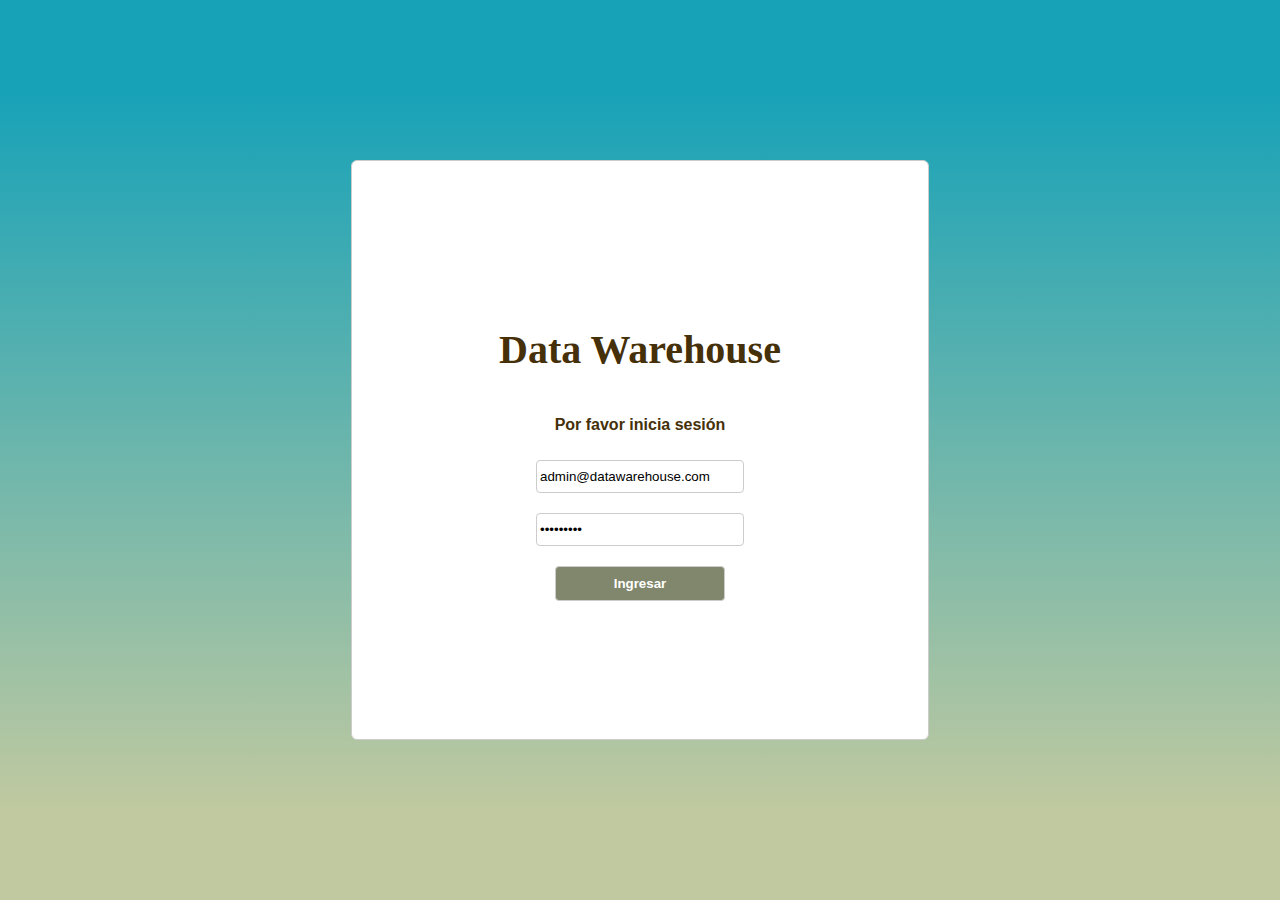
<file: front/index.html>
<!DOCTYPE html>
<html lang="en">

<head>
    <meta charset="UTF-8">
    <meta http-equiv="X-UA-Compatible" content="IE=edge">
    <meta name="viewport" content="width=device-width, initial-scale=1.0">
    <title>Data Warehouse</title>
    <link rel="stylesheet" href="css/login.css">
</head>

<body>
    <div class="contenedor-login" id="contenedor-login">
        <div class="login">
            <h1 class="titulo-seccion">Data Warehouse</h1>
            <h3>Por favor inicia sesión</h3>
            <input type="text" id="usuario" placeholder="Usuario" class="input">
            <input type="password" id="password" placeholder="Password" class="input">
            <input type="button" value="Ingresar" class="btn-principal" id="btn-ingreso">
        </div>
    </div>
    <script src="js/login.js"></script>
</body>

</html>
</file>
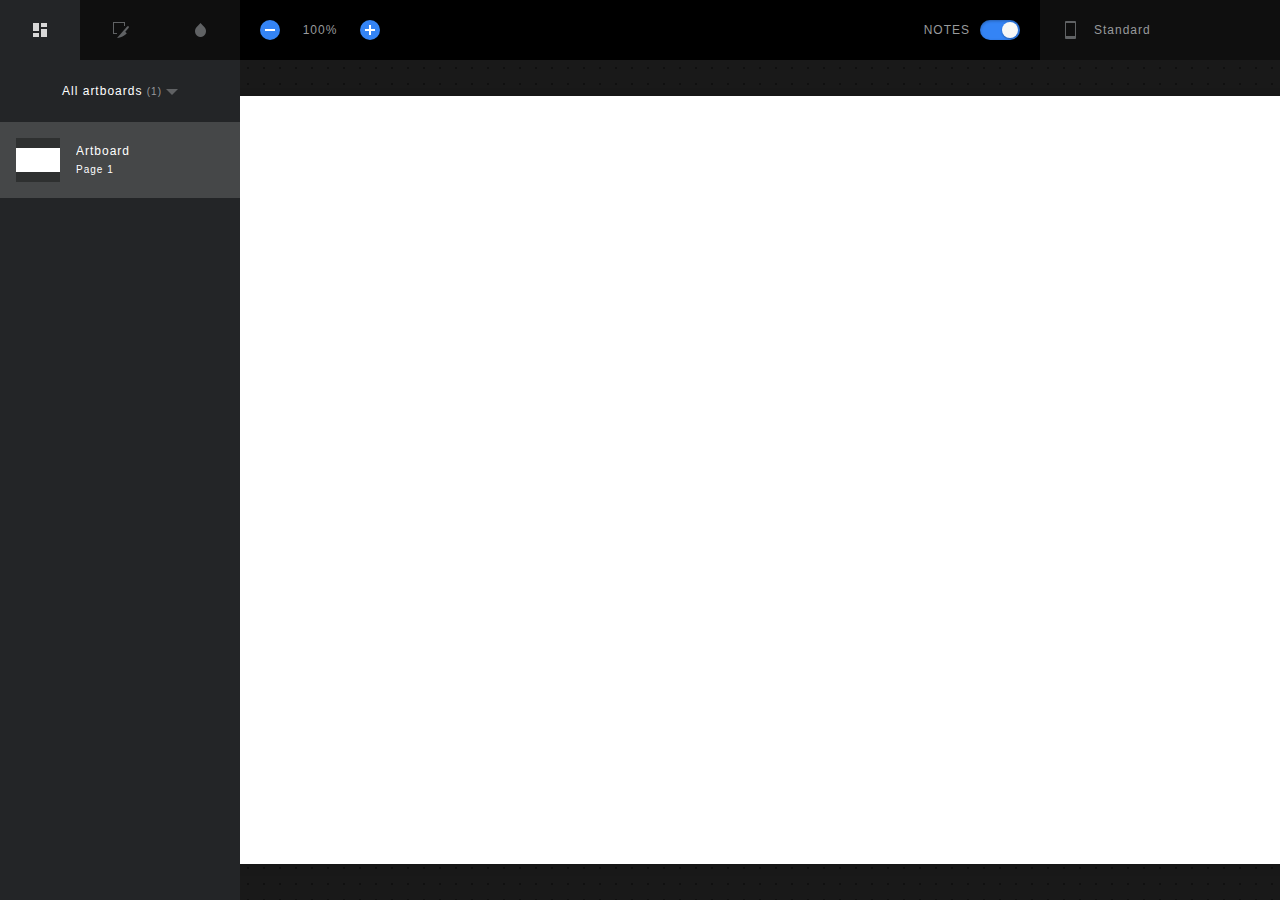
<file: front/resources/DWFS_Proyecto_04_Data+Warehouse_UI+Kit+y+assets/DWFS_Proyecto_04_Data Warehouse/assets/11 Editar contacto/index.html>
<!DOCTYPE html>
<html lang="en">
  <head>
    <meta charset="utf-8">
    <meta http-equiv="X-UA-Compatible" content="IE=edge">
    <meta name="viewport" content="width=device-width, initial-scale=1">
    <title>Spec Export - Sketch Measure 2.4</title>
    <style type="text/css">
    /*! normalize.css v4.1.1 | MIT License | github.com/necolas/normalize.css */html{font-family:sans-serif;-ms-text-size-adjust:100%;-webkit-text-size-adjust:100%}body{margin:0}article,aside,details,figcaption,figure,footer,header,main,menu,nav,section,summary{display:block}audio,canvas,progress,video{display:inline-block}audio:not([controls]){display:none;height:0}progress{vertical-align:baseline}template,[hidden]{display:none}a{background-color:transparent;-webkit-text-decoration-skip:objects}a:active,a:hover{outline-width:0}abbr[title]{border-bottom:0;text-decoration:underline;text-decoration:underline dotted}b,strong{font-weight:inherit}b,strong{font-weight:bolder}dfn{font-style:italic}h1{font-size:2em;margin:.67em 0}mark{background-color:#ff0;color:#000}small{font-size:80%}sub,sup{font-size:75%;line-height:0;position:relative;vertical-align:baseline}sub{bottom:-0.25em}sup{top:-0.5em}img{border-style:none}svg:not(:root){overflow:hidden}code,kbd,pre,samp{font-family:monospace,monospace;font-size:1em}figure{margin:1em 40px}hr{box-sizing:content-box;height:0;overflow:visible}button,input,select,textarea{font:inherit;margin:0}optgroup{font-weight:bold}button,input{overflow:visible}button,select{text-transform:none}button,html [type="button"],[type="reset"],[type="submit"]{-webkit-appearance:button}button::-moz-focus-inner,[type="button"]::-moz-focus-inner,[type="reset"]::-moz-focus-inner,[type="submit"]::-moz-focus-inner{border-style:none;padding:0}button:-moz-focusring,[type="button"]:-moz-focusring,[type="reset"]:-moz-focusring,[type="submit"]:-moz-focusring{outline:1px dotted ButtonText}fieldset{border:1px solid silver;margin:0 2px;padding:.35em .625em .75em}legend{box-sizing:border-box;color:inherit;display:table;max-width:100%;padding:0;white-space:normal}textarea{overflow:auto}[type="checkbox"],[type="radio"]{box-sizing:border-box;padding:0}[type="number"]::-webkit-inner-spin-button,[type="number"]::-webkit-outer-spin-button{height:auto}[type="search"]{-webkit-appearance:textfield;outline-offset:-2px}[type="search"]::-webkit-search-cancel-button,[type="search"]::-webkit-search-decoration{-webkit-appearance:none}::-webkit-input-placeholder{color:inherit;opacity:.54}::-webkit-file-upload-button{-webkit-appearance:button;font:inherit}

*{box-sizing:border-box;}
::-webkit-scrollbar{width:8px;height:8px;background:#202123;border-radius:4px;}
::-webkit-scrollbar-thumb{border:1px solid rgba(255,255,255,.16);background-color:rgba(0,0,0,.64);border-radius:4px;}
::-webkit-scrollbar-corner,
::-webkit-resizer{background:#202123;}
html{width:100vw;height:100vh;overflow:hidden;}
body{-webkit-user-select:none;width:100vw;height:100vh;min-width:1024px;font-family:HelveticaNeue,Helvetica,Arial,sans-serif;font-size:12px;color:#989A9C;background:#191919;letter-spacing:1px;overflow:hidden;}
header{position:relative;height:60px;display:flex;align-items:center;z-index:215;background:#000;}
header .header-center,header .header-left,header .header-right{width:240px;height:60px;background:#0F0F0F;}
header .header-center{display:flex;flex:1;background:#000;}
header .header-center .show-notes,header .header-center .zoom-widget{padding:20px;width:160px;}
header .header-center h1{flex:1;}
header .header-center .show-notes{text-align:right;line-height:20px;}
header .header-center .show-notes .slidebox{margin-left:10px;}
header .header-left{display:flex;}
.zoom-widget{display:flex;}
.zoom-widget button{position:relative;display:block;width:20px;height:20px;border-radius:10px;border:0;background:#3484F5;cursor:pointer;}
.zoom-widget button:after,.zoom-widget button:before{position:absolute;top:9px;left:5px;content:"";display:block;width:10px;height:2px;background:#FFF;}
.zoom-widget button:after{top:5px;left:9px;width:2px;height:10px;}
.zoom-widget button:disabled{background:#222;cursor:default;}
.zoom-widget button:disabled:after,.zoom-widget button:disabled:before{background:#606264;}
.zoom-widget button.zoom-in:after{display:none;}
.zoom-widget .zoom-text{display:block;text-align:center;line-height:20px;flex:1;}
.unit-box{height:60px;}
.unit-box .overlay{content:"";position:absolute;top:60px;left:0;width:100vw;height:calc(100vh - 60px);display:none;background:rgba(0,0,0,.56);z-index:1;}
.unit-box:focus .overlay{display:block;}
.unit-box:focus{height:auto;outline:0;}
.unit-box h3,.unit-box p{position:relative;margin:0;padding:20px 20px 20px 54px;display:block;height:100%;line-height:20px;font-size:12px;font-weight:400;cursor:pointer;}
.unit-box h3,.unit-box:focus p{display:none;}
.unit-box h3:before,.unit-box p:before{position:absolute;top:18px;left:18px;content:"";display:block;width:24px;height:24px;background:url([data-uri]) no-repeat;background-size:24px 24px;}
.unit-box ul{position:absolute;margin:1px 0 0 240px;padding:0;list-style:none;background:#0F0F0F;width:240px;height:calc(100vh - 61px);overflow:auto;display:block;transition:all .15s ease;z-index:2;}
.unit-box:focus h3{color:#3A3A3A;display:block;}
.unit-box:focus ul{margin:1px 0 0;}
.unit-box .sub-title,.unit-box label{display:flex;padding:14px 20px;}
.unit-box label{cursor:pointer;}
.unit-box li:hover label{color:#FFF;}
.page-list label span,.unit-box label span{flex:1;}
.page-list input,.unit-box input{position:absolute;visibility:hidden;}
.page-list span:before,.unit-box span:before{float:right;display:block;content:"";width:16px;height:16px;}
.page-list input:checked+span:before,.page-list label:hover span:before,.unit-box input:checked+span:before,.unit-box label:hover span:before{background-image:url([data-uri]);background-size:50px 100px;}
.page-list label:hover span:before,.unit-box label:hover span:before{background-position:0 -50px;}
.page-list input:checked+span:before,.unit-box input:checked+span:before{background-position:0 0;}
.unit-box .sub-title{font-size:12px;background:#000;color:#3A3A3A;}
main{position:relative;height:calc(100vh - 60px);}
.inspector,.navbar{position:absolute;top:0;bottom:0;display:flex;width:240px;background:#232527;z-index:5;}
.inspector{transition:all .15s ease;right:-240px;display:block;}
.inspector.active{right:0;}
.navbar{left:-240px;width:240px;transition:all .15s ease;}
.navbar.on{left:0;}
.navbar nav{width:40px;background:#000204;}
.navbar section{flex:1;}
.tab{margin:0;padding:0;display:flex;width:100%;list-style:none;}
.tab li{display:flex;flex:1;height:60px;cursor:pointer;font-size:12px;justify-content:center;align-items:center;}
.tab li.current{background-color:#232527;}
.tab li:before{content:"";width:40px;height:40px;background:url([data-uri]) no-repeat -50px 0;background-size:100px 150px;overflow:hidden;}
.tab li.current:before{background-position-x:0;}
.tab li.icon-slices:before{background-position-y:-50px;}
.tab li.icon-colors:before{background-position-y:-100px;}
#inspector .code-item{display:none!important;}
#inspector .code-item textarea{padding: 16px;}
#inspector .code-item.select{display: block!important;}
#inspector .tab li{height:40px;}
#inspector .tab li:before{background-image:url([data-uri]);
}
#inspector .tab li.select{background-color:rgba(255,255,255,.05);}
#inspector .tab li.select:before{background-position-x: 0;}
#inspector .tab li.icon-android-panel:before {background-position-y: -50px;}
#inspector .tab li.icon-ios-panel:before {background-position-y: -100px;}
.screen-viewer{position:absolute;width:100vw;height:calc(100vh - 60px);background:#191919 url([data-uri]);background-size:16px 16px;overflow:auto;}
.screen-viewer,.screen-viewer .overlay{position:absolute;width:100vw;height:calc(100vh - 60px);background:#191919 url([data-uri]);background-size:16px 16px;overflow:auto;}
.screen-viewer .overlay{display:none;position:fixed;top:60px;left:0;background:transparent;overflow:hidden;z-index:2;cursor:none;}
.screen-viewer.moving-screen .overlay{display:block;}
.screen-viewer-inner{position:relative;margin:0 auto;}
.screen{margin:0 auto;position:absolute;left:50%;top:50%;background:#FFF;box-shadow:0 2px 10px 0 rgba(0,0,0,.2);transition:all .15s ease;}
.layer{position:absolute;cursor:pointer;}
.hover,.selected{border:1px solid #EE6723;}
.has-slice{border:1px dashed #EE6723;background:rgba(255,85,0,.32);}
.layer b,.layer i{position:absolute;width:5px;height:5px;background:#FFF;border:1px solid #EE6723;border-radius:50%;overflow:hidden;display:none;}
.layer b{width:3px;height:3px;background:#EE6723;}
.selected i{display:block;}
.distance.h div[data-width]:before,.distance.v div[data-height]:before,.selected:after,.selected:before{position:absolute;display:block;left:50%;top:-23px;transform:translateX(-50%);content:attr(data-width);font-size:12px;color:#FFF;height:12px;line-height:12px;padding:4px;background:#EE6723;border-radius:2px;z-index:1;}
.percentage-mode .distance.h div[data-width]:before,.percentage-mode .distance.v div[data-height]:before,.percentage-mode .selected:after,.percentage-mode .selected:before{content:attr(percentage-width);}
.selected.hidden:after,.selected.hidden:before{display:none;}
.distance.v div[data-height]:before,.selected:after{content:attr(data-height);left:auto;right:0;top:50%;transform:translateX(calc(100% + 3px)) translateY(-50%);}
.percentage-mode .distance.v div[data-height]:before,.percentage-mode .selected:after{content:attr(percentage-height);}
.layer .tl{top:-3px;left:-3px;}
.layer .tr{top:-3px;right:-3px;}
.layer .bl{bottom:-3px;left:-3px;}
.layer .br{bottom:-3px;right:-3px;}
.hover{border:1px solid #419bf9;}
.selected{border:1px solid #EE6723;}
.ruler{position:absolute;width:100%;height:100%;border:1px dashed #419bf9;}
.ruler.h{border-left:0;border-right:0;}
.ruler.v{border-top:0;border-bottom:0;}
.distance,.distance div,.distance div:before,.distance:after,.distance:before{position:absolute;}
.distance.v,.distance.v div{width:1px;}
.distance.h,.distance.h div{height:1px;}
.distance.v div{top:0;bottom:0;background:#EE6723;}
.distance.h div{left:0;right:0;background:#EE6723;}
.distance.v:after,.distance.v:before{content:"";top:0;left:-2px;width:5px;height:1px;background:#EE6723;}
.distance.h:after,.distance.h:before{content:"";top:-2px;left:0;width:1px;height:5px;background:#EE6723;}
.distance.v:after{top:auto;bottom:0;}
.distance.h:after{left:auto;right:0;}
.note{position:absolute;margin:-12px 0 0 -12px;width:24px;height:24px;background:#F5A623;border-radius:50%;border:2px solid #FFF;box-shadow:0 0 3px rgba(0,0,0,.24);}
.note:before{content:attr(data-index);font-size:12px;display:block;color:#FFF;text-align:center;width:100%;height:100%;line-height:20px;}
.note:hover{box-shadow:0 0 3px rgba(0,0,0,.64);}
.note div{position:absolute;top:50%;left:30px;border-radius:4px;padding:8px;background:#FFF;box-shadow:0 0 3px rgba(0,0,0,.5);-webkit-user-select:text;color:#222;transform:translateY(-50%);z-index:2;}
.note div:before{content:"";position:absolute;left:-7px;top:50%;width:8px;height:14px;background:url([data-uri]) no-repeat;background-size:8px 14px;transform:translateY(-50%);}
.slidebox{position:relative;width:40px;height:20px;display:inline-block;}
.slidebox input{visibility:hidden;}
.slidebox label{position:absolute;top:0;left:0;width:40px;height:20px;background:#898989;box-shadow:inset 0 1px 3px 0 rgba(0,0,0,.3);border-radius:10px;cursor:pointer;transition:all .2s ease;}
.slidebox label:after{position:absolute;content:"";top:2px;left:2px;width:16px;height:16px;background-image:linear-gradient(-180deg,#F8F9F6 0,#F5F5F5 100%);box-shadow:0 1px 2px 0 rgba(0,0,0,.3);border-radius:8px;transition:all .15s ease;}
.slidebox input[type=checkbox]:checked+label{background:#3484F5;}
.slidebox input[type=checkbox]:checked+label:after{left:22px;}
.inspector{overflow:auto;}
.inspector h2,.inspector h3{margin:0;padding:0;font-weight:400;}
.inspector h2{font-size:12px;line-height:24px;padding:12px 16px;text-align:center;}
.inspector h3{height:32px;font-size:12px;line-height:32px;padding:0 16px;background-image:linear-gradient(90deg,rgba(0,4,9,.32) 0,rgba(0,2,4,0) 100%);}
.inspector .context{padding:16px;}
.inspector .color,.inspector .item{display:flex;margin:0 0 8px;}
.inspector .item[data-label]:before{content:attr(data-label);display:block;width:70px;font-size:12px;height:24px;line-height:24px;}
.inspector .color:last-child,.inspector .item:last-child{margin:0;}
.inspector .item div,.inspector .item label{flex:1;}
.inspector .item label{padding:0 4px;}
.inspector .item label:first-child{padding:0 4px 0 0;}
.inspector .item label:last-child{padding:0 0 0 4px;}
.inspector .item label:only-child{padding:0;}
.inspector .item label[data-label]:after{content:attr(data-label);font-size:10px;text-align:center;display:block;margin:2px 0 0;}
.inspector input,.inspector textarea{padding:3px 4px;width:100%;background:rgba(255,255,255,.05);border-radius:2px;border:0;line-height:18px;height:24px;font-size:12px;color:#FFF;text-align:center;outline:0;resize:none;}
.inspector textarea{min-width:100%;height:auto;text-align:left;}
.context h4{font-size:12px;font-weight:400;position:0;margin:0 0 16px;color:#FFF;}
.context h4:before{margin:0 10px 0 0;display:inline-block;content:"";width:8px;height:8px;border-radius:1px;background:#3484F5;}
.context .colors{margin:0 0 8px;}
.context .colors:last-child,.context .items-group:last-child{margin:0;}
.context .items-group{margin:0 0 24px;}
.inspector .color{display:block;}
.inspector .color[data-name]:after{content:attr(data-name);font-size:10px;text-align:center;padding:0 0 0 24px;display:block;margin:2px 0 0;}
.inspector .color label,.inspector .color label em,.inspector .color label em i{position:absolute;display:block;width:24px;height:24px;padding:0;}
.inspector .color label em{position:relative;background-color:#fff;background-image:linear-gradient(45deg,#dddadc 25%,transparent 25%,transparent 75%,#dddadc 75%,#dddadc),linear-gradient(45deg,#dddadc 25%,transparent 25%,transparent 75%,#dddadc 75%,#dddadc);background-size:12px 12px;background-position:0 0,6px 6px;border-radius:2px 0 0 2px;overflow:hidden;}
.inspector .color label em i{position:relative;}
.inspector .item .color input{text-align:center;}
.inspector .color input{padding-left:32px;width:100%;text-align:left;}
.gradient .color label:before{position:absolute;top:12px;left:11px;content:"";width:2px;height:32px;background:#FFF;z-index:2;box-shadow:0 0 2px 1px rgba(0,0,0,.2);}
.gradient .color label:after{position:absolute;top:8px;left:8px;content:"";width:8px;height:8px;background:#FFF;z-index:3;border-radius:4px;box-shadow:0 0 2px 1px rgba(0,0,0,.2);}
.gradient .color[data-name] label:before{height:42px;}
.gradient .color:last-child label:before{display:none;}
.navbar section{position:relative;overflow:auto;}
.artboard-list,.asset-list,.color-list{margin:0;padding:0;list-style:none;}
.artboard-list li{padding:16px;display:flex;cursor:pointer;}
.artboard-list li:hover,.asset-list li:hover,.color-list li:hover{background:#191A1E;}
.artboard-list li.active{background:#454748;}
.preview-img{display:block;width:44px;height:44px;text-align:center;background:rgba(0,0,0,.32);}
.preview-img:before{content:' ';display:inline-block;vertical-align:middle;height:100%;}
.preview-img img{max-width:44px;max-height:44px;background:#FFF;vertical-align:middle;}
.pages-select{padding:24px;position:relative;}
.pages-select h3{margin:0;text-align:center;font-size:12px;font-weight:400;color:#FFF;cursor:pointer;}
.page-list em,.pages-select h3 em{font-style:normal;font-size:10px;color:#989A9C;}
.pages-select h3:after{content:"";margin:0 0 0 4px;width:12px;height:6px;display:inline-block;background:url([data-uri]) no-repeat;background-size:12px 6px;}
.pages-select .page-list{display:none;position:absolute;left:50%;transform:translateX(-50%);margin:-32px 0 0;padding:8px;border-radius:4px;list-style:none;width:180px;background:#0F0F0F;box-shadow:0 2px 10px 0 rgba(0,0,0,.8);}
.pages-select:focus{outline:0;}
.pages-select:focus .page-list{display:block;}
.pages-select .page-list label{padding:10px;cursor:pointer;}
.pages-select .page-list label,.pages-select .page-list span{display:block;}
.page-list span:before{position:absolute;right:8px;}
.exportable{margin:0;padding:0;list-style:none;background:#191A1E;border:1px solid #2D2F31;border-radius:4px;}
.exportable li{position:relative;padding:0 8px;height:32px;line-height:32px;border-bottom:1px solid #222;white-space:nowrap;text-overflow:ellipsis;}
.exportable li a{color:#FFF;text-decoration:none;outline:0;}
.exportable li:last-child{border:0;}
.exportable img{position:absolute;top:0;left:0;width:100%;height:100%;opacity:0;}
.asset-list li,.color-list li{padding:24px;display:flex;cursor:pointer;}
.color-list li{cursor:default;}
.asset-list li picture,.color-list li em{position:relative;display:block;text-align:center;width:32px;height:32px;background-color:#4A4A4A;background-image:linear-gradient(45deg,#000 25%,transparent 25%,transparent 75%,#000 75%,#000),linear-gradient(45deg,#000 25%,transparent 25%,transparent 75%,#000 75%,#000);background-size:8px 8px;background-position:0 0,4px 4px;border-radius:2px;}
.color-list li em{background-color:#fff;background-image:linear-gradient(45deg,#dddadc 25%,transparent 25%,transparent 75%,#dddadc 75%,#dddadc),linear-gradient(45deg,#dddadc 25%,transparent 25%,transparent 75%,#dddadc 75%,#dddadc);border-radius:50%;overflow:hidden;}
.color-list li em i{position:absolute;top:0;left:0;right:0;bottom:0;}
.artboard-list li div,.asset-list li div,.color-list li div{padding:0 0 0 16px;flex:1;}
.artboard-list li div{padding:6px 0 4px 16px;}
.asset-list li picture:before{content:"";display:inline-block;height:100%;vertical-align:middle;}
.asset-list li picture img{vertical-align:middle;max-width:28px;max-height:28px;}
.asset-list li picture:after{content:"";position:absolute;top:0;left:0;right:0;bottom:0;}
.artboard-list h3, .asset-list h3,.color-list h3{margin:0 0 4px;padding:0;color:#FFF;font-size:12px;font-weight:400;overflow:hidden;text-overflow:ellipsis;}
.artboard-list small, .asset-list small,.color-list small{font-size:10px;}
.artboard-list li.active small{color:#FFF;}
.empty{position:absolute;top:30%;left:0;right:0;transform:translateY(-50%);vertical-align:middle;text-align:center;}
.message{position:absolute;top:50%;left:50%;padding:10px 20px;max-width:320px;transform:translateX(-50%) translateY(-50%);text-align:center;border-radius:4px;background:rgba(0,0,0,.96);border: 1px solid rgba(255,255,255,.16);color:#FFF;box-shadow:0 2px 10px rgba(0,0,0,.32);z-index:9;display:none;}
.cursor{position:absolute;display:none;margin:-8px 0 0 -8px;top:50%;left:50%;width:16px;height:17px;background-size:16px 17px;background-image: url('[data-uri]');background-repeat:no-repeat;cursor:none;z-index:1;
}
.cursor.show{display:block;}
.cursor.moving{background-image: url('[data-uri]');}
    </style>
    <script type="text/javascript">
    <!--
    /*! jQuery v3.0.0 | (c) jQuery Foundation | jquery.org/license */
!function(a,b){"use strict";"object"==typeof module&&"object"==typeof module.exports?module.exports=a.document?b(a,!0):function(a){if(!a.document)throw new Error("jQuery requires a window with a document");return b(a)}:b(a)}("undefined"!=typeof window?window:this,function(a,b){"use strict";var c=[],d=a.document,e=Object.getPrototypeOf,f=c.slice,g=c.concat,h=c.push,i=c.indexOf,j={},k=j.toString,l=j.hasOwnProperty,m=l.toString,n=m.call(Object),o={};function p(a,b){b=b||d;var c=b.createElement("script");c.text=a,b.head.appendChild(c).parentNode.removeChild(c)}var q="3.0.0",r=function(a,b){return new r.fn.init(a,b)},s=/^[\s\uFEFF\xA0]+|[\s\uFEFF\xA0]+$/g,t=/^-ms-/,u=/-([a-z])/g,v=function(a,b){return b.toUpperCase()};r.fn=r.prototype={jquery:q,constructor:r,length:0,toArray:function(){return f.call(this)},get:function(a){return null!=a?0>a?this[a+this.length]:this[a]:f.call(this)},pushStack:function(a){var b=r.merge(this.constructor(),a);return b.prevObject=this,b},each:function(a){return r.each(this,a)},map:function(a){return this.pushStack(r.map(this,function(b,c){return a.call(b,c,b)}))},slice:function(){return this.pushStack(f.apply(this,arguments))},first:function(){return this.eq(0)},last:function(){return this.eq(-1)},eq:function(a){var b=this.length,c=+a+(0>a?b:0);return this.pushStack(c>=0&&b>c?[this[c]]:[])},end:function(){return this.prevObject||this.constructor()},push:h,sort:c.sort,splice:c.splice},r.extend=r.fn.extend=function(){var a,b,c,d,e,f,g=arguments[0]||{},h=1,i=arguments.length,j=!1;for("boolean"==typeof g&&(j=g,g=arguments[h]||{},h++),"object"==typeof g||r.isFunction(g)||(g={}),h===i&&(g=this,h--);i>h;h++)if(null!=(a=arguments[h]))for(b in a)c=g[b],d=a[b],g!==d&&(j&&d&&(r.isPlainObject(d)||(e=r.isArray(d)))?(e?(e=!1,f=c&&r.isArray(c)?c:[]):f=c&&r.isPlainObject(c)?c:{},g[b]=r.extend(j,f,d)):void 0!==d&&(g[b]=d));return g},r.extend({expando:"jQuery"+(q+Math.random()).replace(/\D/g,""),isReady:!0,error:function(a){throw new Error(a)},noop:function(){},isFunction:function(a){return"function"===r.type(a)},isArray:Array.isArray,isWindow:function(a){return null!=a&&a===a.window},isNumeric:function(a){var b=r.type(a);return("number"===b||"string"===b)&&!isNaN(a-parseFloat(a))},isPlainObject:function(a){var b,c;return a&&"[object Object]"===k.call(a)?(b=e(a))?(c=l.call(b,"constructor")&&b.constructor,"function"==typeof c&&m.call(c)===n):!0:!1},isEmptyObject:function(a){var b;for(b in a)return!1;return!0},type:function(a){return null==a?a+"":"object"==typeof a||"function"==typeof a?j[k.call(a)]||"object":typeof a},globalEval:function(a){p(a)},camelCase:function(a){return a.replace(t,"ms-").replace(u,v)},nodeName:function(a,b){return a.nodeName&&a.nodeName.toLowerCase()===b.toLowerCase()},each:function(a,b){var c,d=0;if(w(a)){for(c=a.length;c>d;d++)if(b.call(a[d],d,a[d])===!1)break}else for(d in a)if(b.call(a[d],d,a[d])===!1)break;return a},trim:function(a){return null==a?"":(a+"").replace(s,"")},makeArray:function(a,b){var c=b||[];return null!=a&&(w(Object(a))?r.merge(c,"string"==typeof a?[a]:a):h.call(c,a)),c},inArray:function(a,b,c){return null==b?-1:i.call(b,a,c)},merge:function(a,b){for(var c=+b.length,d=0,e=a.length;c>d;d++)a[e++]=b[d];return a.length=e,a},grep:function(a,b,c){for(var d,e=[],f=0,g=a.length,h=!c;g>f;f++)d=!b(a[f],f),d!==h&&e.push(a[f]);return e},map:function(a,b,c){var d,e,f=0,h=[];if(w(a))for(d=a.length;d>f;f++)e=b(a[f],f,c),null!=e&&h.push(e);else for(f in a)e=b(a[f],f,c),null!=e&&h.push(e);return g.apply([],h)},guid:1,proxy:function(a,b){var c,d,e;return"string"==typeof b&&(c=a[b],b=a,a=c),r.isFunction(a)?(d=f.call(arguments,2),e=function(){return a.apply(b||this,d.concat(f.call(arguments)))},e.guid=a.guid=a.guid||r.guid++,e):void 0},now:Date.now,support:o}),"function"==typeof Symbol&&(r.fn[Symbol.iterator]=c[Symbol.iterator]),r.each("Boolean Number String Function Array Date RegExp Object Error Symbol".split(" "),function(a,b){j["[object "+b+"]"]=b.toLowerCase()});function w(a){var b=!!a&&"length"in a&&a.length,c=r.type(a);return"function"===c||r.isWindow(a)?!1:"array"===c||0===b||"number"==typeof b&&b>0&&b-1 in a}var x=function(a){var b,c,d,e,f,g,h,i,j,k,l,m,n,o,p,q,r,s,t,u="sizzle"+1*new Date,v=a.document,w=0,x=0,y=ha(),z=ha(),A=ha(),B=function(a,b){return a===b&&(l=!0),0},C={}.hasOwnProperty,D=[],E=D.pop,F=D.push,G=D.push,H=D.slice,I=function(a,b){for(var c=0,d=a.length;d>c;c++)if(a[c]===b)return c;return-1},J="checked|selected|async|autofocus|autoplay|controls|defer|disabled|hidden|ismap|loop|multiple|open|readonly|required|scoped",K="[\\x20\\t\\r\\n\\f]",L="(?:\\\\.|[\\w-]|[^\x00-\\xa0])+",M="\\["+K+"*("+L+")(?:"+K+"*([*^$|!~]?=)"+K+"*(?:'((?:\\\\.|[^\\\\'])*)'|\"((?:\\\\.|[^\\\\\"])*)\"|("+L+"))|)"+K+"*\\]",N=":("+L+")(?:\\((('((?:\\\\.|[^\\\\'])*)'|\"((?:\\\\.|[^\\\\\"])*)\")|((?:\\\\.|[^\\\\()[\\]]|"+M+")*)|.*)\\)|)",O=new RegExp(K+"+","g"),P=new RegExp("^"+K+"+|((?:^|[^\\\\])(?:\\\\.)*)"+K+"+$","g"),Q=new RegExp("^"+K+"*,"+K+"*"),R=new RegExp("^"+K+"*([>+~]|"+K+")"+K+"*"),S=new RegExp("="+K+"*([^\\]'\"]*?)"+K+"*\\]","g"),T=new RegExp(N),U=new RegExp("^"+L+"$"),V={ID:new RegExp("^#("+L+")"),CLASS:new RegExp("^\\.("+L+")"),TAG:new RegExp("^("+L+"|[*])"),ATTR:new RegExp("^"+M),PSEUDO:new RegExp("^"+N),CHILD:new RegExp("^:(only|first|last|nth|nth-last)-(child|of-type)(?:\\("+K+"*(even|odd|(([+-]|)(\\d*)n|)"+K+"*(?:([+-]|)"+K+"*(\\d+)|))"+K+"*\\)|)","i"),bool:new RegExp("^(?:"+J+")$","i"),needsContext:new RegExp("^"+K+"*[>+~]|:(even|odd|eq|gt|lt|nth|first|last)(?:\\("+K+"*((?:-\\d)?\\d*)"+K+"*\\)|)(?=[^-]|$)","i")},W=/^(?:input|select|textarea|button)$/i,X=/^h\d$/i,Y=/^[^{]+\{\s*\[native \w/,Z=/^(?:#([\w-]+)|(\w+)|\.([\w-]+))$/,$=/[+~]/,_=new RegExp("\\\\([\\da-f]{1,6}"+K+"?|("+K+")|.)","ig"),aa=function(a,b,c){var d="0x"+b-65536;return d!==d||c?b:0>d?String.fromCharCode(d+65536):String.fromCharCode(d>>10|55296,1023&d|56320)},ba=/([\0-\x1f\x7f]|^-?\d)|^-$|[^\x80-\uFFFF\w-]/g,ca=function(a,b){return b?"\x00"===a?"\ufffd":a.slice(0,-1)+"\\"+a.charCodeAt(a.length-1).toString(16)+" ":"\\"+a},da=function(){m()},ea=ta(function(a){return a.disabled===!0},{dir:"parentNode",next:"legend"});try{G.apply(D=H.call(v.childNodes),v.childNodes),D[v.childNodes.length].nodeType}catch(fa){G={apply:D.length?function(a,b){F.apply(a,H.call(b))}:function(a,b){var c=a.length,d=0;while(a[c++]=b[d++]);a.length=c-1}}}function ga(a,b,d,e){var f,h,j,k,l,o,r,s=b&&b.ownerDocument,w=b?b.nodeType:9;if(d=d||[],"string"!=typeof a||!a||1!==w&&9!==w&&11!==w)return d;if(!e&&((b?b.ownerDocument||b:v)!==n&&m(b),b=b||n,p)){if(11!==w&&(l=Z.exec(a)))if(f=l[1]){if(9===w){if(!(j=b.getElementById(f)))return d;if(j.id===f)return d.push(j),d}else if(s&&(j=s.getElementById(f))&&t(b,j)&&j.id===f)return d.push(j),d}else{if(l[2])return G.apply(d,b.getElementsByTagName(a)),d;if((f=l[3])&&c.getElementsByClassName&&b.getElementsByClassName)return G.apply(d,b.getElementsByClassName(f)),d}if(c.qsa&&!A[a+" "]&&(!q||!q.test(a))){if(1!==w)s=b,r=a;else if("object"!==b.nodeName.toLowerCase()){(k=b.getAttribute("id"))?k=k.replace(ba,ca):b.setAttribute("id",k=u),o=g(a),h=o.length;while(h--)o[h]="#"+k+" "+sa(o[h]);r=o.join(","),s=$.test(a)&&qa(b.parentNode)||b}if(r)try{return G.apply(d,s.querySelectorAll(r)),d}catch(x){}finally{k===u&&b.removeAttribute("id")}}}return i(a.replace(P,"$1"),b,d,e)}function ha(){var a=[];function b(c,e){return a.push(c+" ")>d.cacheLength&&delete b[a.shift()],b[c+" "]=e}return b}function ia(a){return a[u]=!0,a}function ja(a){var b=n.createElement("fieldset");try{return!!a(b)}catch(c){return!1}finally{b.parentNode&&b.parentNode.removeChild(b),b=null}}function ka(a,b){var c=a.split("|"),e=c.length;while(e--)d.attrHandle[c[e]]=b}function la(a,b){var c=b&&a,d=c&&1===a.nodeType&&1===b.nodeType&&a.sourceIndex-b.sourceIndex;if(d)return d;if(c)while(c=c.nextSibling)if(c===b)return-1;return a?1:-1}function ma(a){return function(b){var c=b.nodeName.toLowerCase();return"input"===c&&b.type===a}}function na(a){return function(b){var c=b.nodeName.toLowerCase();return("input"===c||"button"===c)&&b.type===a}}function oa(a){return function(b){return"label"in b&&b.disabled===a||"form"in b&&b.disabled===a||"form"in b&&b.disabled===!1&&(b.isDisabled===a||b.isDisabled!==!a&&("label"in b||!ea(b))!==a)}}function pa(a){return ia(function(b){return b=+b,ia(function(c,d){var e,f=a([],c.length,b),g=f.length;while(g--)c[e=f[g]]&&(c[e]=!(d[e]=c[e]))})})}function qa(a){return a&&"undefined"!=typeof a.getElementsByTagName&&a}c=ga.support={},f=ga.isXML=function(a){var b=a&&(a.ownerDocument||a).documentElement;return b?"HTML"!==b.nodeName:!1},m=ga.setDocument=function(a){var b,e,g=a?a.ownerDocument||a:v;return g!==n&&9===g.nodeType&&g.documentElement?(n=g,o=n.documentElement,p=!f(n),v!==n&&(e=n.defaultView)&&e.top!==e&&(e.addEventListener?e.addEventListener("unload",da,!1):e.attachEvent&&e.attachEvent("onunload",da)),c.attributes=ja(function(a){return a.className="i",!a.getAttribute("className")}),c.getElementsByTagName=ja(function(a){return a.appendChild(n.createComment("")),!a.getElementsByTagName("*").length}),c.getElementsByClassName=Y.test(n.getElementsByClassName),c.getById=ja(function(a){return o.appendChild(a).id=u,!n.getElementsByName||!n.getElementsByName(u).length}),c.getById?(d.find.ID=function(a,b){if("undefined"!=typeof b.getElementById&&p){var c=b.getElementById(a);return c?[c]:[]}},d.filter.ID=function(a){var b=a.replace(_,aa);return function(a){return a.getAttribute("id")===b}}):(delete d.find.ID,d.filter.ID=function(a){var b=a.replace(_,aa);return function(a){var c="undefined"!=typeof a.getAttributeNode&&a.getAttributeNode("id");return c&&c.value===b}}),d.find.TAG=c.getElementsByTagName?function(a,b){return"undefined"!=typeof b.getElementsByTagName?b.getElementsByTagName(a):c.qsa?b.querySelectorAll(a):void 0}:function(a,b){var c,d=[],e=0,f=b.getElementsByTagName(a);if("*"===a){while(c=f[e++])1===c.nodeType&&d.push(c);return d}return f},d.find.CLASS=c.getElementsByClassName&&function(a,b){return"undefined"!=typeof b.getElementsByClassName&&p?b.getElementsByClassName(a):void 0},r=[],q=[],(c.qsa=Y.test(n.querySelectorAll))&&(ja(function(a){o.appendChild(a).innerHTML="<a id='"+u+"'></a><select id='"+u+"-\r\\' msallowcapture=''><option selected=''></option></select>",a.querySelectorAll("[msallowcapture^='']").length&&q.push("[*^$]="+K+"*(?:''|\"\")"),a.querySelectorAll("[selected]").length||q.push("\\["+K+"*(?:value|"+J+")"),a.querySelectorAll("[id~="+u+"-]").length||q.push("~="),a.querySelectorAll(":checked").length||q.push(":checked"),a.querySelectorAll("a#"+u+"+*").length||q.push(".#.+[+~]")}),ja(function(a){a.innerHTML="<a href='' disabled='disabled'></a><select disabled='disabled'><option/></select>";var b=n.createElement("input");b.setAttribute("type","hidden"),a.appendChild(b).setAttribute("name","D"),a.querySelectorAll("[name=d]").length&&q.push("name"+K+"*[*^$|!~]?="),2!==a.querySelectorAll(":enabled").length&&q.push(":enabled",":disabled"),o.appendChild(a).disabled=!0,2!==a.querySelectorAll(":disabled").length&&q.push(":enabled",":disabled"),a.querySelectorAll("*,:x"),q.push(",.*:")})),(c.matchesSelector=Y.test(s=o.matches||o.webkitMatchesSelector||o.mozMatchesSelector||o.oMatchesSelector||o.msMatchesSelector))&&ja(function(a){c.disconnectedMatch=s.call(a,"*"),s.call(a,"[s!='']:x"),r.push("!=",N)}),q=q.length&&new RegExp(q.join("|")),r=r.length&&new RegExp(r.join("|")),b=Y.test(o.compareDocumentPosition),t=b||Y.test(o.contains)?function(a,b){var c=9===a.nodeType?a.documentElement:a,d=b&&b.parentNode;return a===d||!(!d||1!==d.nodeType||!(c.contains?c.contains(d):a.compareDocumentPosition&&16&a.compareDocumentPosition(d)))}:function(a,b){if(b)while(b=b.parentNode)if(b===a)return!0;return!1},B=b?function(a,b){if(a===b)return l=!0,0;var d=!a.compareDocumentPosition-!b.compareDocumentPosition;return d?d:(d=(a.ownerDocument||a)===(b.ownerDocument||b)?a.compareDocumentPosition(b):1,1&d||!c.sortDetached&&b.compareDocumentPosition(a)===d?a===n||a.ownerDocument===v&&t(v,a)?-1:b===n||b.ownerDocument===v&&t(v,b)?1:k?I(k,a)-I(k,b):0:4&d?-1:1)}:function(a,b){if(a===b)return l=!0,0;var c,d=0,e=a.parentNode,f=b.parentNode,g=[a],h=[b];if(!e||!f)return a===n?-1:b===n?1:e?-1:f?1:k?I(k,a)-I(k,b):0;if(e===f)return la(a,b);c=a;while(c=c.parentNode)g.unshift(c);c=b;while(c=c.parentNode)h.unshift(c);while(g[d]===h[d])d++;return d?la(g[d],h[d]):g[d]===v?-1:h[d]===v?1:0},n):n},ga.matches=function(a,b){return ga(a,null,null,b)},ga.matchesSelector=function(a,b){if((a.ownerDocument||a)!==n&&m(a),b=b.replace(S,"='$1']"),c.matchesSelector&&p&&!A[b+" "]&&(!r||!r.test(b))&&(!q||!q.test(b)))try{var d=s.call(a,b);if(d||c.disconnectedMatch||a.document&&11!==a.document.nodeType)return d}catch(e){}return ga(b,n,null,[a]).length>0},ga.contains=function(a,b){return(a.ownerDocument||a)!==n&&m(a),t(a,b)},ga.attr=function(a,b){(a.ownerDocument||a)!==n&&m(a);var e=d.attrHandle[b.toLowerCase()],f=e&&C.call(d.attrHandle,b.toLowerCase())?e(a,b,!p):void 0;return void 0!==f?f:c.attributes||!p?a.getAttribute(b):(f=a.getAttributeNode(b))&&f.specified?f.value:null},ga.escape=function(a){return(a+"").replace(ba,ca)},ga.error=function(a){throw new Error("Syntax error, unrecognized expression: "+a)},ga.uniqueSort=function(a){var b,d=[],e=0,f=0;if(l=!c.detectDuplicates,k=!c.sortStable&&a.slice(0),a.sort(B),l){while(b=a[f++])b===a[f]&&(e=d.push(f));while(e--)a.splice(d[e],1)}return k=null,a},e=ga.getText=function(a){var b,c="",d=0,f=a.nodeType;if(f){if(1===f||9===f||11===f){if("string"==typeof a.textContent)return a.textContent;for(a=a.firstChild;a;a=a.nextSibling)c+=e(a)}else if(3===f||4===f)return a.nodeValue}else while(b=a[d++])c+=e(b);return c},d=ga.selectors={cacheLength:50,createPseudo:ia,match:V,attrHandle:{},find:{},relative:{">":{dir:"parentNode",first:!0}," ":{dir:"parentNode"},"+":{dir:"previousSibling",first:!0},"~":{dir:"previousSibling"}},preFilter:{ATTR:function(a){return a[1]=a[1].replace(_,aa),a[3]=(a[3]||a[4]||a[5]||"").replace(_,aa),"~="===a[2]&&(a[3]=" "+a[3]+" "),a.slice(0,4)},CHILD:function(a){return a[1]=a[1].toLowerCase(),"nth"===a[1].slice(0,3)?(a[3]||ga.error(a[0]),a[4]=+(a[4]?a[5]+(a[6]||1):2*("even"===a[3]||"odd"===a[3])),a[5]=+(a[7]+a[8]||"odd"===a[3])):a[3]&&ga.error(a[0]),a},PSEUDO:function(a){var b,c=!a[6]&&a[2];return V.CHILD.test(a[0])?null:(a[3]?a[2]=a[4]||a[5]||"":c&&T.test(c)&&(b=g(c,!0))&&(b=c.indexOf(")",c.length-b)-c.length)&&(a[0]=a[0].slice(0,b),a[2]=c.slice(0,b)),a.slice(0,3))}},filter:{TAG:function(a){var b=a.replace(_,aa).toLowerCase();return"*"===a?function(){return!0}:function(a){return a.nodeName&&a.nodeName.toLowerCase()===b}},CLASS:function(a){var b=y[a+" "];return b||(b=new RegExp("(^|"+K+")"+a+"("+K+"|$)"))&&y(a,function(a){return b.test("string"==typeof a.className&&a.className||"undefined"!=typeof a.getAttribute&&a.getAttribute("class")||"")})},ATTR:function(a,b,c){return function(d){var e=ga.attr(d,a);return null==e?"!="===b:b?(e+="","="===b?e===c:"!="===b?e!==c:"^="===b?c&&0===e.indexOf(c):"*="===b?c&&e.indexOf(c)>-1:"$="===b?c&&e.slice(-c.length)===c:"~="===b?(" "+e.replace(O," ")+" ").indexOf(c)>-1:"|="===b?e===c||e.slice(0,c.length+1)===c+"-":!1):!0}},CHILD:function(a,b,c,d,e){var f="nth"!==a.slice(0,3),g="last"!==a.slice(-4),h="of-type"===b;return 1===d&&0===e?function(a){return!!a.parentNode}:function(b,c,i){var j,k,l,m,n,o,p=f!==g?"nextSibling":"previousSibling",q=b.parentNode,r=h&&b.nodeName.toLowerCase(),s=!i&&!h,t=!1;if(q){if(f){while(p){m=b;while(m=m[p])if(h?m.nodeName.toLowerCase()===r:1===m.nodeType)return!1;o=p="only"===a&&!o&&"nextSibling"}return!0}if(o=[g?q.firstChild:q.lastChild],g&&s){m=q,l=m[u]||(m[u]={}),k=l[m.uniqueID]||(l[m.uniqueID]={}),j=k[a]||[],n=j[0]===w&&j[1],t=n&&j[2],m=n&&q.childNodes[n];while(m=++n&&m&&m[p]||(t=n=0)||o.pop())if(1===m.nodeType&&++t&&m===b){k[a]=[w,n,t];break}}else if(s&&(m=b,l=m[u]||(m[u]={}),k=l[m.uniqueID]||(l[m.uniqueID]={}),j=k[a]||[],n=j[0]===w&&j[1],t=n),t===!1)while(m=++n&&m&&m[p]||(t=n=0)||o.pop())if((h?m.nodeName.toLowerCase()===r:1===m.nodeType)&&++t&&(s&&(l=m[u]||(m[u]={}),k=l[m.uniqueID]||(l[m.uniqueID]={}),k[a]=[w,t]),m===b))break;return t-=e,t===d||t%d===0&&t/d>=0}}},PSEUDO:function(a,b){var c,e=d.pseudos[a]||d.setFilters[a.toLowerCase()]||ga.error("unsupported pseudo: "+a);return e[u]?e(b):e.length>1?(c=[a,a,"",b],d.setFilters.hasOwnProperty(a.toLowerCase())?ia(function(a,c){var d,f=e(a,b),g=f.length;while(g--)d=I(a,f[g]),a[d]=!(c[d]=f[g])}):function(a){return e(a,0,c)}):e}},pseudos:{not:ia(function(a){var b=[],c=[],d=h(a.replace(P,"$1"));return d[u]?ia(function(a,b,c,e){var f,g=d(a,null,e,[]),h=a.length;while(h--)(f=g[h])&&(a[h]=!(b[h]=f))}):function(a,e,f){return b[0]=a,d(b,null,f,c),b[0]=null,!c.pop()}}),has:ia(function(a){return function(b){return ga(a,b).length>0}}),contains:ia(function(a){return a=a.replace(_,aa),function(b){return(b.textContent||b.innerText||e(b)).indexOf(a)>-1}}),lang:ia(function(a){return U.test(a||"")||ga.error("unsupported lang: "+a),a=a.replace(_,aa).toLowerCase(),function(b){var c;do if(c=p?b.lang:b.getAttribute("xml:lang")||b.getAttribute("lang"))return c=c.toLowerCase(),c===a||0===c.indexOf(a+"-");while((b=b.parentNode)&&1===b.nodeType);return!1}}),target:function(b){var c=a.location&&a.location.hash;return c&&c.slice(1)===b.id},root:function(a){return a===o},focus:function(a){return a===n.activeElement&&(!n.hasFocus||n.hasFocus())&&!!(a.type||a.href||~a.tabIndex)},enabled:oa(!1),disabled:oa(!0),checked:function(a){var b=a.nodeName.toLowerCase();return"input"===b&&!!a.checked||"option"===b&&!!a.selected},selected:function(a){return a.parentNode&&a.parentNode.selectedIndex,a.selected===!0},empty:function(a){for(a=a.firstChild;a;a=a.nextSibling)if(a.nodeType<6)return!1;return!0},parent:function(a){return!d.pseudos.empty(a)},header:function(a){return X.test(a.nodeName)},input:function(a){return W.test(a.nodeName)},button:function(a){var b=a.nodeName.toLowerCase();return"input"===b&&"button"===a.type||"button"===b},text:function(a){var b;return"input"===a.nodeName.toLowerCase()&&"text"===a.type&&(null==(b=a.getAttribute("type"))||"text"===b.toLowerCase())},first:pa(function(){return[0]}),last:pa(function(a,b){return[b-1]}),eq:pa(function(a,b,c){return[0>c?c+b:c]}),even:pa(function(a,b){for(var c=0;b>c;c+=2)a.push(c);return a}),odd:pa(function(a,b){for(var c=1;b>c;c+=2)a.push(c);return a}),lt:pa(function(a,b,c){for(var d=0>c?c+b:c;--d>=0;)a.push(d);return a}),gt:pa(function(a,b,c){for(var d=0>c?c+b:c;++d<b;)a.push(d);return a})}},d.pseudos.nth=d.pseudos.eq;for(b in{radio:!0,checkbox:!0,file:!0,password:!0,image:!0})d.pseudos[b]=ma(b);for(b in{submit:!0,reset:!0})d.pseudos[b]=na(b);function ra(){}ra.prototype=d.filters=d.pseudos,d.setFilters=new ra,g=ga.tokenize=function(a,b){var c,e,f,g,h,i,j,k=z[a+" "];if(k)return b?0:k.slice(0);h=a,i=[],j=d.preFilter;while(h){c&&!(e=Q.exec(h))||(e&&(h=h.slice(e[0].length)||h),i.push(f=[])),c=!1,(e=R.exec(h))&&(c=e.shift(),f.push({value:c,type:e[0].replace(P," ")}),h=h.slice(c.length));for(g in d.filter)!(e=V[g].exec(h))||j[g]&&!(e=j[g](e))||(c=e.shift(),f.push({value:c,type:g,matches:e}),h=h.slice(c.length));if(!c)break}return b?h.length:h?ga.error(a):z(a,i).slice(0)};function sa(a){for(var b=0,c=a.length,d="";c>b;b++)d+=a[b].value;return d}function ta(a,b,c){var d=b.dir,e=b.next,f=e||d,g=c&&"parentNode"===f,h=x++;return b.first?function(b,c,e){while(b=b[d])if(1===b.nodeType||g)return a(b,c,e)}:function(b,c,i){var j,k,l,m=[w,h];if(i){while(b=b[d])if((1===b.nodeType||g)&&a(b,c,i))return!0}else while(b=b[d])if(1===b.nodeType||g)if(l=b[u]||(b[u]={}),k=l[b.uniqueID]||(l[b.uniqueID]={}),e&&e===b.nodeName.toLowerCase())b=b[d]||b;else{if((j=k[f])&&j[0]===w&&j[1]===h)return m[2]=j[2];if(k[f]=m,m[2]=a(b,c,i))return!0}}}function ua(a){return a.length>1?function(b,c,d){var e=a.length;while(e--)if(!a[e](b,c,d))return!1;return!0}:a[0]}function va(a,b,c){for(var d=0,e=b.length;e>d;d++)ga(a,b[d],c);return c}function wa(a,b,c,d,e){for(var f,g=[],h=0,i=a.length,j=null!=b;i>h;h++)(f=a[h])&&(c&&!c(f,d,e)||(g.push(f),j&&b.push(h)));return g}function xa(a,b,c,d,e,f){return d&&!d[u]&&(d=xa(d)),e&&!e[u]&&(e=xa(e,f)),ia(function(f,g,h,i){var j,k,l,m=[],n=[],o=g.length,p=f||va(b||"*",h.nodeType?[h]:h,[]),q=!a||!f&&b?p:wa(p,m,a,h,i),r=c?e||(f?a:o||d)?[]:g:q;if(c&&c(q,r,h,i),d){j=wa(r,n),d(j,[],h,i),k=j.length;while(k--)(l=j[k])&&(r[n[k]]=!(q[n[k]]=l))}if(f){if(e||a){if(e){j=[],k=r.length;while(k--)(l=r[k])&&j.push(q[k]=l);e(null,r=[],j,i)}k=r.length;while(k--)(l=r[k])&&(j=e?I(f,l):m[k])>-1&&(f[j]=!(g[j]=l))}}else r=wa(r===g?r.splice(o,r.length):r),e?e(null,g,r,i):G.apply(g,r)})}function ya(a){for(var b,c,e,f=a.length,g=d.relative[a[0].type],h=g||d.relative[" "],i=g?1:0,k=ta(function(a){return a===b},h,!0),l=ta(function(a){return I(b,a)>-1},h,!0),m=[function(a,c,d){var e=!g&&(d||c!==j)||((b=c).nodeType?k(a,c,d):l(a,c,d));return b=null,e}];f>i;i++)if(c=d.relative[a[i].type])m=[ta(ua(m),c)];else{if(c=d.filter[a[i].type].apply(null,a[i].matches),c[u]){for(e=++i;f>e;e++)if(d.relative[a[e].type])break;return xa(i>1&&ua(m),i>1&&sa(a.slice(0,i-1).concat({value:" "===a[i-2].type?"*":""})).replace(P,"$1"),c,e>i&&ya(a.slice(i,e)),f>e&&ya(a=a.slice(e)),f>e&&sa(a))}m.push(c)}return ua(m)}function za(a,b){var c=b.length>0,e=a.length>0,f=function(f,g,h,i,k){var l,o,q,r=0,s="0",t=f&&[],u=[],v=j,x=f||e&&d.find.TAG("*",k),y=w+=null==v?1:Math.random()||.1,z=x.length;for(k&&(j=g===n||g||k);s!==z&&null!=(l=x[s]);s++){if(e&&l){o=0,g||l.ownerDocument===n||(m(l),h=!p);while(q=a[o++])if(q(l,g||n,h)){i.push(l);break}k&&(w=y)}c&&((l=!q&&l)&&r--,f&&t.push(l))}if(r+=s,c&&s!==r){o=0;while(q=b[o++])q(t,u,g,h);if(f){if(r>0)while(s--)t[s]||u[s]||(u[s]=E.call(i));u=wa(u)}G.apply(i,u),k&&!f&&u.length>0&&r+b.length>1&&ga.uniqueSort(i)}return k&&(w=y,j=v),t};return c?ia(f):f}return h=ga.compile=function(a,b){var c,d=[],e=[],f=A[a+" "];if(!f){b||(b=g(a)),c=b.length;while(c--)f=ya(b[c]),f[u]?d.push(f):e.push(f);f=A(a,za(e,d)),f.selector=a}return f},i=ga.select=function(a,b,e,f){var i,j,k,l,m,n="function"==typeof a&&a,o=!f&&g(a=n.selector||a);if(e=e||[],1===o.length){if(j=o[0]=o[0].slice(0),j.length>2&&"ID"===(k=j[0]).type&&c.getById&&9===b.nodeType&&p&&d.relative[j[1].type]){if(b=(d.find.ID(k.matches[0].replace(_,aa),b)||[])[0],!b)return e;n&&(b=b.parentNode),a=a.slice(j.shift().value.length)}i=V.needsContext.test(a)?0:j.length;while(i--){if(k=j[i],d.relative[l=k.type])break;if((m=d.find[l])&&(f=m(k.matches[0].replace(_,aa),$.test(j[0].type)&&qa(b.parentNode)||b))){if(j.splice(i,1),a=f.length&&sa(j),!a)return G.apply(e,f),e;break}}}return(n||h(a,o))(f,b,!p,e,!b||$.test(a)&&qa(b.parentNode)||b),e},c.sortStable=u.split("").sort(B).join("")===u,c.detectDuplicates=!!l,m(),c.sortDetached=ja(function(a){return 1&a.compareDocumentPosition(n.createElement("fieldset"))}),ja(function(a){return a.innerHTML="<a href='#'></a>","#"===a.firstChild.getAttribute("href")})||ka("type|href|height|width",function(a,b,c){return c?void 0:a.getAttribute(b,"type"===b.toLowerCase()?1:2)}),c.attributes&&ja(function(a){return a.innerHTML="<input/>",a.firstChild.setAttribute("value",""),""===a.firstChild.getAttribute("value")})||ka("value",function(a,b,c){return c||"input"!==a.nodeName.toLowerCase()?void 0:a.defaultValue}),ja(function(a){return null==a.getAttribute("disabled")})||ka(J,function(a,b,c){var d;return c?void 0:a[b]===!0?b.toLowerCase():(d=a.getAttributeNode(b))&&d.specified?d.value:null}),ga}(a);r.find=x,r.expr=x.selectors,r.expr[":"]=r.expr.pseudos,r.uniqueSort=r.unique=x.uniqueSort,r.text=x.getText,r.isXMLDoc=x.isXML,r.contains=x.contains,r.escapeSelector=x.escape;var y=function(a,b,c){var d=[],e=void 0!==c;while((a=a[b])&&9!==a.nodeType)if(1===a.nodeType){if(e&&r(a).is(c))break;d.push(a)}return d},z=function(a,b){for(var c=[];a;a=a.nextSibling)1===a.nodeType&&a!==b&&c.push(a);return c},A=r.expr.match.needsContext,B=/^<([a-z][^\/\0>:\x20\t\r\n\f]*)[\x20\t\r\n\f]*\/?>(?:<\/\1>|)$/i,C=/^.[^:#\[\.,]*$/;function D(a,b,c){if(r.isFunction(b))return r.grep(a,function(a,d){return!!b.call(a,d,a)!==c});if(b.nodeType)return r.grep(a,function(a){return a===b!==c});if("string"==typeof b){if(C.test(b))return r.filter(b,a,c);b=r.filter(b,a)}return r.grep(a,function(a){return i.call(b,a)>-1!==c&&1===a.nodeType})}r.filter=function(a,b,c){var d=b[0];return c&&(a=":not("+a+")"),1===b.length&&1===d.nodeType?r.find.matchesSelector(d,a)?[d]:[]:r.find.matches(a,r.grep(b,function(a){return 1===a.nodeType}))},r.fn.extend({find:function(a){var b,c,d=this.length,e=this;if("string"!=typeof a)return this.pushStack(r(a).filter(function(){for(b=0;d>b;b++)if(r.contains(e[b],this))return!0}));for(c=this.pushStack([]),b=0;d>b;b++)r.find(a,e[b],c);return d>1?r.uniqueSort(c):c},filter:function(a){return this.pushStack(D(this,a||[],!1))},not:function(a){return this.pushStack(D(this,a||[],!0))},is:function(a){return!!D(this,"string"==typeof a&&A.test(a)?r(a):a||[],!1).length}});var E,F=/^(?:\s*(<[\w\W]+>)[^>]*|#([\w-]+))$/,G=r.fn.init=function(a,b,c){var e,f;if(!a)return this;if(c=c||E,"string"==typeof a){if(e="<"===a[0]&&">"===a[a.length-1]&&a.length>=3?[null,a,null]:F.exec(a),!e||!e[1]&&b)return!b||b.jquery?(b||c).find(a):this.constructor(b).find(a);if(e[1]){if(b=b instanceof r?b[0]:b,r.merge(this,r.parseHTML(e[1],b&&b.nodeType?b.ownerDocument||b:d,!0)),B.test(e[1])&&r.isPlainObject(b))for(e in b)r.isFunction(this[e])?this[e](b[e]):this.attr(e,b[e]);return this}return f=d.getElementById(e[2]),f&&(this[0]=f,this.length=1),this}return a.nodeType?(this[0]=a,this.length=1,this):r.isFunction(a)?void 0!==c.ready?c.ready(a):a(r):r.makeArray(a,this)};G.prototype=r.fn,E=r(d);var H=/^(?:parents|prev(?:Until|All))/,I={children:!0,contents:!0,next:!0,prev:!0};r.fn.extend({has:function(a){var b=r(a,this),c=b.length;return this.filter(function(){for(var a=0;c>a;a++)if(r.contains(this,b[a]))return!0})},closest:function(a,b){var c,d=0,e=this.length,f=[],g="string"!=typeof a&&r(a);if(!A.test(a))for(;e>d;d++)for(c=this[d];c&&c!==b;c=c.parentNode)if(c.nodeType<11&&(g?g.index(c)>-1:1===c.nodeType&&r.find.matchesSelector(c,a))){f.push(c);break}return this.pushStack(f.length>1?r.uniqueSort(f):f)},index:function(a){return a?"string"==typeof a?i.call(r(a),this[0]):i.call(this,a.jquery?a[0]:a):this[0]&&this[0].parentNode?this.first().prevAll().length:-1},add:function(a,b){return this.pushStack(r.uniqueSort(r.merge(this.get(),r(a,b))))},addBack:function(a){return this.add(null==a?this.prevObject:this.prevObject.filter(a))}});function J(a,b){while((a=a[b])&&1!==a.nodeType);return a}r.each({parent:function(a){var b=a.parentNode;return b&&11!==b.nodeType?b:null},parents:function(a){return y(a,"parentNode")},parentsUntil:function(a,b,c){return y(a,"parentNode",c)},next:function(a){return J(a,"nextSibling")},prev:function(a){return J(a,"previousSibling")},nextAll:function(a){return y(a,"nextSibling")},prevAll:function(a){return y(a,"previousSibling")},nextUntil:function(a,b,c){return y(a,"nextSibling",c)},prevUntil:function(a,b,c){return y(a,"previousSibling",c)},siblings:function(a){return z((a.parentNode||{}).firstChild,a)},children:function(a){return z(a.firstChild)},contents:function(a){return a.contentDocument||r.merge([],a.childNodes)}},function(a,b){r.fn[a]=function(c,d){var e=r.map(this,b,c);return"Until"!==a.slice(-5)&&(d=c),d&&"string"==typeof d&&(e=r.filter(d,e)),this.length>1&&(I[a]||r.uniqueSort(e),H.test(a)&&e.reverse()),this.pushStack(e)}});var K=/\S+/g;function L(a){var b={};return r.each(a.match(K)||[],function(a,c){b[c]=!0}),b}r.Callbacks=function(a){a="string"==typeof a?L(a):r.extend({},a);var b,c,d,e,f=[],g=[],h=-1,i=function(){for(e=a.once,d=b=!0;g.length;h=-1){c=g.shift();while(++h<f.length)f[h].apply(c[0],c[1])===!1&&a.stopOnFalse&&(h=f.length,c=!1)}a.memory||(c=!1),b=!1,e&&(f=c?[]:"")},j={add:function(){return f&&(c&&!b&&(h=f.length-1,g.push(c)),function d(b){r.each(b,function(b,c){r.isFunction(c)?a.unique&&j.has(c)||f.push(c):c&&c.length&&"string"!==r.type(c)&&d(c)})}(arguments),c&&!b&&i()),this},remove:function(){return r.each(arguments,function(a,b){var c;while((c=r.inArray(b,f,c))>-1)f.splice(c,1),h>=c&&h--}),this},has:function(a){return a?r.inArray(a,f)>-1:f.length>0},empty:function(){return f&&(f=[]),this},disable:function(){return e=g=[],f=c="",this},disabled:function(){return!f},lock:function(){return e=g=[],c||b||(f=c=""),this},locked:function(){return!!e},fireWith:function(a,c){return e||(c=c||[],c=[a,c.slice?c.slice():c],g.push(c),b||i()),this},fire:function(){return j.fireWith(this,arguments),this},fired:function(){return!!d}};return j};function M(a){return a}function N(a){throw a}function O(a,b,c){var d;try{a&&r.isFunction(d=a.promise)?d.call(a).done(b).fail(c):a&&r.isFunction(d=a.then)?d.call(a,b,c):b.call(void 0,a)}catch(a){c.call(void 0,a)}}r.extend({Deferred:function(b){var c=[["notify","progress",r.Callbacks("memory"),r.Callbacks("memory"),2],["resolve","done",r.Callbacks("once memory"),r.Callbacks("once memory"),0,"resolved"],["reject","fail",r.Callbacks("once memory"),r.Callbacks("once memory"),1,"rejected"]],d="pending",e={state:function(){return d},always:function(){return f.done(arguments).fail(arguments),this},"catch":function(a){return e.then(null,a)},pipe:function(){var a=arguments;return r.Deferred(function(b){r.each(c,function(c,d){var e=r.isFunction(a[d[4]])&&a[d[4]];f[d[1]](function(){var a=e&&e.apply(this,arguments);a&&r.isFunction(a.promise)?a.promise().progress(b.notify).done(b.resolve).fail(b.reject):b[d[0]+"With"](this,e?[a]:arguments)})}),a=null}).promise()},then:function(b,d,e){var f=0;function g(b,c,d,e){return function(){var h=this,i=arguments,j=function(){var a,j;if(!(f>b)){if(a=d.apply(h,i),a===c.promise())throw new TypeError("Thenable self-resolution");j=a&&("object"==typeof a||"function"==typeof a)&&a.then,r.isFunction(j)?e?j.call(a,g(f,c,M,e),g(f,c,N,e)):(f++,j.call(a,g(f,c,M,e),g(f,c,N,e),g(f,c,M,c.notifyWith))):(d!==M&&(h=void 0,i=[a]),(e||c.resolveWith)(h,i))}},k=e?j:function(){try{j()}catch(a){r.Deferred.exceptionHook&&r.Deferred.exceptionHook(a,k.stackTrace),b+1>=f&&(d!==N&&(h=void 0,i=[a]),c.rejectWith(h,i))}};b?k():(r.Deferred.getStackHook&&(k.stackTrace=r.Deferred.getStackHook()),a.setTimeout(k))}}return r.Deferred(function(a){c[0][3].add(g(0,a,r.isFunction(e)?e:M,a.notifyWith)),c[1][3].add(g(0,a,r.isFunction(b)?b:M)),c[2][3].add(g(0,a,r.isFunction(d)?d:N))}).promise()},promise:function(a){return null!=a?r.extend(a,e):e}},f={};return r.each(c,function(a,b){var g=b[2],h=b[5];e[b[1]]=g.add,h&&g.add(function(){d=h},c[3-a][2].disable,c[0][2].lock),g.add(b[3].fire),f[b[0]]=function(){return f[b[0]+"With"](this===f?void 0:this,arguments),this},f[b[0]+"With"]=g.fireWith}),e.promise(f),b&&b.call(f,f),f},when:function(a){var b=arguments.length,c=b,d=Array(c),e=f.call(arguments),g=r.Deferred(),h=function(a){return function(c){d[a]=this,e[a]=arguments.length>1?f.call(arguments):c,--b||g.resolveWith(d,e)}};if(1>=b&&(O(a,g.done(h(c)).resolve,g.reject),"pending"===g.state()||r.isFunction(e[c]&&e[c].then)))return g.then();while(c--)O(e[c],h(c),g.reject);return g.promise()}});var P=/^(Eval|Internal|Range|Reference|Syntax|Type|URI)Error$/;r.Deferred.exceptionHook=function(b,c){a.console&&a.console.warn&&b&&P.test(b.name)&&a.console.warn("jQuery.Deferred exception: "+b.message,b.stack,c)};var Q=r.Deferred();r.fn.ready=function(a){return Q.then(a),this},r.extend({isReady:!1,readyWait:1,holdReady:function(a){a?r.readyWait++:r.ready(!0)},ready:function(a){(a===!0?--r.readyWait:r.isReady)||(r.isReady=!0,a!==!0&&--r.readyWait>0||Q.resolveWith(d,[r]))}}),r.ready.then=Q.then;function R(){d.removeEventListener("DOMContentLoaded",R),a.removeEventListener("load",R),r.ready()}"complete"===d.readyState||"loading"!==d.readyState&&!d.documentElement.doScroll?a.setTimeout(r.ready):(d.addEventListener("DOMContentLoaded",R),a.addEventListener("load",R));var S=function(a,b,c,d,e,f,g){var h=0,i=a.length,j=null==c;if("object"===r.type(c)){e=!0;for(h in c)S(a,b,h,c[h],!0,f,g)}else if(void 0!==d&&(e=!0,r.isFunction(d)||(g=!0),j&&(g?(b.call(a,d),b=null):(j=b,b=function(a,b,c){
return j.call(r(a),c)})),b))for(;i>h;h++)b(a[h],c,g?d:d.call(a[h],h,b(a[h],c)));return e?a:j?b.call(a):i?b(a[0],c):f},T=function(a){return 1===a.nodeType||9===a.nodeType||!+a.nodeType};function U(){this.expando=r.expando+U.uid++}U.uid=1,U.prototype={cache:function(a){var b=a[this.expando];return b||(b={},T(a)&&(a.nodeType?a[this.expando]=b:Object.defineProperty(a,this.expando,{value:b,configurable:!0}))),b},set:function(a,b,c){var d,e=this.cache(a);if("string"==typeof b)e[r.camelCase(b)]=c;else for(d in b)e[r.camelCase(d)]=b[d];return e},get:function(a,b){return void 0===b?this.cache(a):a[this.expando]&&a[this.expando][r.camelCase(b)]},access:function(a,b,c){return void 0===b||b&&"string"==typeof b&&void 0===c?this.get(a,b):(this.set(a,b,c),void 0!==c?c:b)},remove:function(a,b){var c,d=a[this.expando];if(void 0!==d){if(void 0!==b){r.isArray(b)?b=b.map(r.camelCase):(b=r.camelCase(b),b=b in d?[b]:b.match(K)||[]),c=b.length;while(c--)delete d[b[c]]}(void 0===b||r.isEmptyObject(d))&&(a.nodeType?a[this.expando]=void 0:delete a[this.expando])}},hasData:function(a){var b=a[this.expando];return void 0!==b&&!r.isEmptyObject(b)}};var V=new U,W=new U,X=/^(?:\{[\w\W]*\}|\[[\w\W]*\])$/,Y=/[A-Z]/g;function Z(a,b,c){var d;if(void 0===c&&1===a.nodeType)if(d="data-"+b.replace(Y,"-$&").toLowerCase(),c=a.getAttribute(d),"string"==typeof c){try{c="true"===c?!0:"false"===c?!1:"null"===c?null:+c+""===c?+c:X.test(c)?JSON.parse(c):c}catch(e){}W.set(a,b,c)}else c=void 0;return c}r.extend({hasData:function(a){return W.hasData(a)||V.hasData(a)},data:function(a,b,c){return W.access(a,b,c)},removeData:function(a,b){W.remove(a,b)},_data:function(a,b,c){return V.access(a,b,c)},_removeData:function(a,b){V.remove(a,b)}}),r.fn.extend({data:function(a,b){var c,d,e,f=this[0],g=f&&f.attributes;if(void 0===a){if(this.length&&(e=W.get(f),1===f.nodeType&&!V.get(f,"hasDataAttrs"))){c=g.length;while(c--)g[c]&&(d=g[c].name,0===d.indexOf("data-")&&(d=r.camelCase(d.slice(5)),Z(f,d,e[d])));V.set(f,"hasDataAttrs",!0)}return e}return"object"==typeof a?this.each(function(){W.set(this,a)}):S(this,function(b){var c;if(f&&void 0===b){if(c=W.get(f,a),void 0!==c)return c;if(c=Z(f,a),void 0!==c)return c}else this.each(function(){W.set(this,a,b)})},null,b,arguments.length>1,null,!0)},removeData:function(a){return this.each(function(){W.remove(this,a)})}}),r.extend({queue:function(a,b,c){var d;return a?(b=(b||"fx")+"queue",d=V.get(a,b),c&&(!d||r.isArray(c)?d=V.access(a,b,r.makeArray(c)):d.push(c)),d||[]):void 0},dequeue:function(a,b){b=b||"fx";var c=r.queue(a,b),d=c.length,e=c.shift(),f=r._queueHooks(a,b),g=function(){r.dequeue(a,b)};"inprogress"===e&&(e=c.shift(),d--),e&&("fx"===b&&c.unshift("inprogress"),delete f.stop,e.call(a,g,f)),!d&&f&&f.empty.fire()},_queueHooks:function(a,b){var c=b+"queueHooks";return V.get(a,c)||V.access(a,c,{empty:r.Callbacks("once memory").add(function(){V.remove(a,[b+"queue",c])})})}}),r.fn.extend({queue:function(a,b){var c=2;return"string"!=typeof a&&(b=a,a="fx",c--),arguments.length<c?r.queue(this[0],a):void 0===b?this:this.each(function(){var c=r.queue(this,a,b);r._queueHooks(this,a),"fx"===a&&"inprogress"!==c[0]&&r.dequeue(this,a)})},dequeue:function(a){return this.each(function(){r.dequeue(this,a)})},clearQueue:function(a){return this.queue(a||"fx",[])},promise:function(a,b){var c,d=1,e=r.Deferred(),f=this,g=this.length,h=function(){--d||e.resolveWith(f,[f])};"string"!=typeof a&&(b=a,a=void 0),a=a||"fx";while(g--)c=V.get(f[g],a+"queueHooks"),c&&c.empty&&(d++,c.empty.add(h));return h(),e.promise(b)}});var $=/[+-]?(?:\d*\.|)\d+(?:[eE][+-]?\d+|)/.source,_=new RegExp("^(?:([+-])=|)("+$+")([a-z%]*)$","i"),aa=["Top","Right","Bottom","Left"],ba=function(a,b){return a=b||a,"none"===a.style.display||""===a.style.display&&r.contains(a.ownerDocument,a)&&"none"===r.css(a,"display")},ca=function(a,b,c,d){var e,f,g={};for(f in b)g[f]=a.style[f],a.style[f]=b[f];e=c.apply(a,d||[]);for(f in b)a.style[f]=g[f];return e};function da(a,b,c,d){var e,f=1,g=20,h=d?function(){return d.cur()}:function(){return r.css(a,b,"")},i=h(),j=c&&c[3]||(r.cssNumber[b]?"":"px"),k=(r.cssNumber[b]||"px"!==j&&+i)&&_.exec(r.css(a,b));if(k&&k[3]!==j){j=j||k[3],c=c||[],k=+i||1;do f=f||".5",k/=f,r.style(a,b,k+j);while(f!==(f=h()/i)&&1!==f&&--g)}return c&&(k=+k||+i||0,e=c[1]?k+(c[1]+1)*c[2]:+c[2],d&&(d.unit=j,d.start=k,d.end=e)),e}var ea={};function fa(a){var b,c=a.ownerDocument,d=a.nodeName,e=ea[d];return e?e:(b=c.body.appendChild(c.createElement(d)),e=r.css(b,"display"),b.parentNode.removeChild(b),"none"===e&&(e="block"),ea[d]=e,e)}function ga(a,b){for(var c,d,e=[],f=0,g=a.length;g>f;f++)d=a[f],d.style&&(c=d.style.display,b?("none"===c&&(e[f]=V.get(d,"display")||null,e[f]||(d.style.display="")),""===d.style.display&&ba(d)&&(e[f]=fa(d))):"none"!==c&&(e[f]="none",V.set(d,"display",c)));for(f=0;g>f;f++)null!=e[f]&&(a[f].style.display=e[f]);return a}r.fn.extend({show:function(){return ga(this,!0)},hide:function(){return ga(this)},toggle:function(a){return"boolean"==typeof a?a?this.show():this.hide():this.each(function(){ba(this)?r(this).show():r(this).hide()})}});var ha=/^(?:checkbox|radio)$/i,ia=/<([a-z][^\/\0>\x20\t\r\n\f]+)/i,ja=/^$|\/(?:java|ecma)script/i,ka={option:[1,"<select multiple='multiple'>","</select>"],thead:[1,"<table>","</table>"],col:[2,"<table><colgroup>","</colgroup></table>"],tr:[2,"<table><tbody>","</tbody></table>"],td:[3,"<table><tbody><tr>","</tr></tbody></table>"],_default:[0,"",""]};ka.optgroup=ka.option,ka.tbody=ka.tfoot=ka.colgroup=ka.caption=ka.thead,ka.th=ka.td;function la(a,b){var c="undefined"!=typeof a.getElementsByTagName?a.getElementsByTagName(b||"*"):"undefined"!=typeof a.querySelectorAll?a.querySelectorAll(b||"*"):[];return void 0===b||b&&r.nodeName(a,b)?r.merge([a],c):c}function ma(a,b){for(var c=0,d=a.length;d>c;c++)V.set(a[c],"globalEval",!b||V.get(b[c],"globalEval"))}var na=/<|&#?\w+;/;function oa(a,b,c,d,e){for(var f,g,h,i,j,k,l=b.createDocumentFragment(),m=[],n=0,o=a.length;o>n;n++)if(f=a[n],f||0===f)if("object"===r.type(f))r.merge(m,f.nodeType?[f]:f);else if(na.test(f)){g=g||l.appendChild(b.createElement("div")),h=(ia.exec(f)||["",""])[1].toLowerCase(),i=ka[h]||ka._default,g.innerHTML=i[1]+r.htmlPrefilter(f)+i[2],k=i[0];while(k--)g=g.lastChild;r.merge(m,g.childNodes),g=l.firstChild,g.textContent=""}else m.push(b.createTextNode(f));l.textContent="",n=0;while(f=m[n++])if(d&&r.inArray(f,d)>-1)e&&e.push(f);else if(j=r.contains(f.ownerDocument,f),g=la(l.appendChild(f),"script"),j&&ma(g),c){k=0;while(f=g[k++])ja.test(f.type||"")&&c.push(f)}return l}!function(){var a=d.createDocumentFragment(),b=a.appendChild(d.createElement("div")),c=d.createElement("input");c.setAttribute("type","radio"),c.setAttribute("checked","checked"),c.setAttribute("name","t"),b.appendChild(c),o.checkClone=b.cloneNode(!0).cloneNode(!0).lastChild.checked,b.innerHTML="<textarea>x</textarea>",o.noCloneChecked=!!b.cloneNode(!0).lastChild.defaultValue}();var pa=d.documentElement,qa=/^key/,ra=/^(?:mouse|pointer|contextmenu|drag|drop)|click/,sa=/^([^.]*)(?:\.(.+)|)/;function ta(){return!0}function ua(){return!1}function va(){try{return d.activeElement}catch(a){}}function wa(a,b,c,d,e,f){var g,h;if("object"==typeof b){"string"!=typeof c&&(d=d||c,c=void 0);for(h in b)wa(a,h,c,d,b[h],f);return a}if(null==d&&null==e?(e=c,d=c=void 0):null==e&&("string"==typeof c?(e=d,d=void 0):(e=d,d=c,c=void 0)),e===!1)e=ua;else if(!e)return a;return 1===f&&(g=e,e=function(a){return r().off(a),g.apply(this,arguments)},e.guid=g.guid||(g.guid=r.guid++)),a.each(function(){r.event.add(this,b,e,d,c)})}r.event={global:{},add:function(a,b,c,d,e){var f,g,h,i,j,k,l,m,n,o,p,q=V.get(a);if(q){c.handler&&(f=c,c=f.handler,e=f.selector),e&&r.find.matchesSelector(pa,e),c.guid||(c.guid=r.guid++),(i=q.events)||(i=q.events={}),(g=q.handle)||(g=q.handle=function(b){return"undefined"!=typeof r&&r.event.triggered!==b.type?r.event.dispatch.apply(a,arguments):void 0}),b=(b||"").match(K)||[""],j=b.length;while(j--)h=sa.exec(b[j])||[],n=p=h[1],o=(h[2]||"").split(".").sort(),n&&(l=r.event.special[n]||{},n=(e?l.delegateType:l.bindType)||n,l=r.event.special[n]||{},k=r.extend({type:n,origType:p,data:d,handler:c,guid:c.guid,selector:e,needsContext:e&&r.expr.match.needsContext.test(e),namespace:o.join(".")},f),(m=i[n])||(m=i[n]=[],m.delegateCount=0,l.setup&&l.setup.call(a,d,o,g)!==!1||a.addEventListener&&a.addEventListener(n,g)),l.add&&(l.add.call(a,k),k.handler.guid||(k.handler.guid=c.guid)),e?m.splice(m.delegateCount++,0,k):m.push(k),r.event.global[n]=!0)}},remove:function(a,b,c,d,e){var f,g,h,i,j,k,l,m,n,o,p,q=V.hasData(a)&&V.get(a);if(q&&(i=q.events)){b=(b||"").match(K)||[""],j=b.length;while(j--)if(h=sa.exec(b[j])||[],n=p=h[1],o=(h[2]||"").split(".").sort(),n){l=r.event.special[n]||{},n=(d?l.delegateType:l.bindType)||n,m=i[n]||[],h=h[2]&&new RegExp("(^|\\.)"+o.join("\\.(?:.*\\.|)")+"(\\.|$)"),g=f=m.length;while(f--)k=m[f],!e&&p!==k.origType||c&&c.guid!==k.guid||h&&!h.test(k.namespace)||d&&d!==k.selector&&("**"!==d||!k.selector)||(m.splice(f,1),k.selector&&m.delegateCount--,l.remove&&l.remove.call(a,k));g&&!m.length&&(l.teardown&&l.teardown.call(a,o,q.handle)!==!1||r.removeEvent(a,n,q.handle),delete i[n])}else for(n in i)r.event.remove(a,n+b[j],c,d,!0);r.isEmptyObject(i)&&V.remove(a,"handle events")}},dispatch:function(a){var b=r.event.fix(a),c,d,e,f,g,h,i=new Array(arguments.length),j=(V.get(this,"events")||{})[b.type]||[],k=r.event.special[b.type]||{};for(i[0]=b,c=1;c<arguments.length;c++)i[c]=arguments[c];if(b.delegateTarget=this,!k.preDispatch||k.preDispatch.call(this,b)!==!1){h=r.event.handlers.call(this,b,j),c=0;while((f=h[c++])&&!b.isPropagationStopped()){b.currentTarget=f.elem,d=0;while((g=f.handlers[d++])&&!b.isImmediatePropagationStopped())b.rnamespace&&!b.rnamespace.test(g.namespace)||(b.handleObj=g,b.data=g.data,e=((r.event.special[g.origType]||{}).handle||g.handler).apply(f.elem,i),void 0!==e&&(b.result=e)===!1&&(b.preventDefault(),b.stopPropagation()))}return k.postDispatch&&k.postDispatch.call(this,b),b.result}},handlers:function(a,b){var c,d,e,f,g=[],h=b.delegateCount,i=a.target;if(h&&i.nodeType&&("click"!==a.type||isNaN(a.button)||a.button<1))for(;i!==this;i=i.parentNode||this)if(1===i.nodeType&&(i.disabled!==!0||"click"!==a.type)){for(d=[],c=0;h>c;c++)f=b[c],e=f.selector+" ",void 0===d[e]&&(d[e]=f.needsContext?r(e,this).index(i)>-1:r.find(e,this,null,[i]).length),d[e]&&d.push(f);d.length&&g.push({elem:i,handlers:d})}return h<b.length&&g.push({elem:this,handlers:b.slice(h)}),g},addProp:function(a,b){Object.defineProperty(r.Event.prototype,a,{enumerable:!0,configurable:!0,get:r.isFunction(b)?function(){return this.originalEvent?b(this.originalEvent):void 0}:function(){return this.originalEvent?this.originalEvent[a]:void 0},set:function(b){Object.defineProperty(this,a,{enumerable:!0,configurable:!0,writable:!0,value:b})}})},fix:function(a){return a[r.expando]?a:new r.Event(a)},special:{load:{noBubble:!0},focus:{trigger:function(){return this!==va()&&this.focus?(this.focus(),!1):void 0},delegateType:"focusin"},blur:{trigger:function(){return this===va()&&this.blur?(this.blur(),!1):void 0},delegateType:"focusout"},click:{trigger:function(){return"checkbox"===this.type&&this.click&&r.nodeName(this,"input")?(this.click(),!1):void 0},_default:function(a){return r.nodeName(a.target,"a")}},beforeunload:{postDispatch:function(a){void 0!==a.result&&a.originalEvent&&(a.originalEvent.returnValue=a.result)}}}},r.removeEvent=function(a,b,c){a.removeEventListener&&a.removeEventListener(b,c)},r.Event=function(a,b){return this instanceof r.Event?(a&&a.type?(this.originalEvent=a,this.type=a.type,this.isDefaultPrevented=a.defaultPrevented||void 0===a.defaultPrevented&&a.returnValue===!1?ta:ua,this.target=a.target&&3===a.target.nodeType?a.target.parentNode:a.target,this.currentTarget=a.currentTarget,this.relatedTarget=a.relatedTarget):this.type=a,b&&r.extend(this,b),this.timeStamp=a&&a.timeStamp||r.now(),void(this[r.expando]=!0)):new r.Event(a,b)},r.Event.prototype={constructor:r.Event,isDefaultPrevented:ua,isPropagationStopped:ua,isImmediatePropagationStopped:ua,isSimulated:!1,preventDefault:function(){var a=this.originalEvent;this.isDefaultPrevented=ta,a&&!this.isSimulated&&a.preventDefault()},stopPropagation:function(){var a=this.originalEvent;this.isPropagationStopped=ta,a&&!this.isSimulated&&a.stopPropagation()},stopImmediatePropagation:function(){var a=this.originalEvent;this.isImmediatePropagationStopped=ta,a&&!this.isSimulated&&a.stopImmediatePropagation(),this.stopPropagation()}},r.each({altKey:!0,bubbles:!0,cancelable:!0,changedTouches:!0,ctrlKey:!0,detail:!0,eventPhase:!0,metaKey:!0,pageX:!0,pageY:!0,shiftKey:!0,view:!0,"char":!0,charCode:!0,key:!0,keyCode:!0,button:!0,buttons:!0,clientX:!0,clientY:!0,offsetX:!0,offsetY:!0,pointerId:!0,pointerType:!0,screenX:!0,screenY:!0,targetTouches:!0,toElement:!0,touches:!0,which:function(a){var b=a.button;return null==a.which&&qa.test(a.type)?null!=a.charCode?a.charCode:a.keyCode:!a.which&&void 0!==b&&ra.test(a.type)?1&b?1:2&b?3:4&b?2:0:a.which}},r.event.addProp),r.each({mouseenter:"mouseover",mouseleave:"mouseout",pointerenter:"pointerover",pointerleave:"pointerout"},function(a,b){r.event.special[a]={delegateType:b,bindType:b,handle:function(a){var c,d=this,e=a.relatedTarget,f=a.handleObj;return e&&(e===d||r.contains(d,e))||(a.type=f.origType,c=f.handler.apply(this,arguments),a.type=b),c}}}),r.fn.extend({on:function(a,b,c,d){return wa(this,a,b,c,d)},one:function(a,b,c,d){return wa(this,a,b,c,d,1)},off:function(a,b,c){var d,e;if(a&&a.preventDefault&&a.handleObj)return d=a.handleObj,r(a.delegateTarget).off(d.namespace?d.origType+"."+d.namespace:d.origType,d.selector,d.handler),this;if("object"==typeof a){for(e in a)this.off(e,b,a[e]);return this}return b!==!1&&"function"!=typeof b||(c=b,b=void 0),c===!1&&(c=ua),this.each(function(){r.event.remove(this,a,c,b)})}});var xa=/<(?!area|br|col|embed|hr|img|input|link|meta|param)(([a-z][^\/\0>\x20\t\r\n\f]*)[^>]*)\/>/gi,ya=/<script|<style|<link/i,za=/checked\s*(?:[^=]|=\s*.checked.)/i,Aa=/^true\/(.*)/,Ba=/^\s*<!(?:\[CDATA\[|--)|(?:\]\]|--)>\s*$/g;function Ca(a,b){return r.nodeName(a,"table")&&r.nodeName(11!==b.nodeType?b:b.firstChild,"tr")?a.getElementsByTagName("tbody")[0]||a:a}function Da(a){return a.type=(null!==a.getAttribute("type"))+"/"+a.type,a}function Ea(a){var b=Aa.exec(a.type);return b?a.type=b[1]:a.removeAttribute("type"),a}function Fa(a,b){var c,d,e,f,g,h,i,j;if(1===b.nodeType){if(V.hasData(a)&&(f=V.access(a),g=V.set(b,f),j=f.events)){delete g.handle,g.events={};for(e in j)for(c=0,d=j[e].length;d>c;c++)r.event.add(b,e,j[e][c])}W.hasData(a)&&(h=W.access(a),i=r.extend({},h),W.set(b,i))}}function Ga(a,b){var c=b.nodeName.toLowerCase();"input"===c&&ha.test(a.type)?b.checked=a.checked:"input"!==c&&"textarea"!==c||(b.defaultValue=a.defaultValue)}function Ha(a,b,c,d){b=g.apply([],b);var e,f,h,i,j,k,l=0,m=a.length,n=m-1,q=b[0],s=r.isFunction(q);if(s||m>1&&"string"==typeof q&&!o.checkClone&&za.test(q))return a.each(function(e){var f=a.eq(e);s&&(b[0]=q.call(this,e,f.html())),Ha(f,b,c,d)});if(m&&(e=oa(b,a[0].ownerDocument,!1,a,d),f=e.firstChild,1===e.childNodes.length&&(e=f),f||d)){for(h=r.map(la(e,"script"),Da),i=h.length;m>l;l++)j=e,l!==n&&(j=r.clone(j,!0,!0),i&&r.merge(h,la(j,"script"))),c.call(a[l],j,l);if(i)for(k=h[h.length-1].ownerDocument,r.map(h,Ea),l=0;i>l;l++)j=h[l],ja.test(j.type||"")&&!V.access(j,"globalEval")&&r.contains(k,j)&&(j.src?r._evalUrl&&r._evalUrl(j.src):p(j.textContent.replace(Ba,""),k))}return a}function Ia(a,b,c){for(var d,e=b?r.filter(b,a):a,f=0;null!=(d=e[f]);f++)c||1!==d.nodeType||r.cleanData(la(d)),d.parentNode&&(c&&r.contains(d.ownerDocument,d)&&ma(la(d,"script")),d.parentNode.removeChild(d));return a}r.extend({htmlPrefilter:function(a){return a.replace(xa,"<$1></$2>")},clone:function(a,b,c){var d,e,f,g,h=a.cloneNode(!0),i=r.contains(a.ownerDocument,a);if(!(o.noCloneChecked||1!==a.nodeType&&11!==a.nodeType||r.isXMLDoc(a)))for(g=la(h),f=la(a),d=0,e=f.length;e>d;d++)Ga(f[d],g[d]);if(b)if(c)for(f=f||la(a),g=g||la(h),d=0,e=f.length;e>d;d++)Fa(f[d],g[d]);else Fa(a,h);return g=la(h,"script"),g.length>0&&ma(g,!i&&la(a,"script")),h},cleanData:function(a){for(var b,c,d,e=r.event.special,f=0;void 0!==(c=a[f]);f++)if(T(c)){if(b=c[V.expando]){if(b.events)for(d in b.events)e[d]?r.event.remove(c,d):r.removeEvent(c,d,b.handle);c[V.expando]=void 0}c[W.expando]&&(c[W.expando]=void 0)}}}),r.fn.extend({detach:function(a){return Ia(this,a,!0)},remove:function(a){return Ia(this,a)},text:function(a){return S(this,function(a){return void 0===a?r.text(this):this.empty().each(function(){1!==this.nodeType&&11!==this.nodeType&&9!==this.nodeType||(this.textContent=a)})},null,a,arguments.length)},append:function(){return Ha(this,arguments,function(a){if(1===this.nodeType||11===this.nodeType||9===this.nodeType){var b=Ca(this,a);b.appendChild(a)}})},prepend:function(){return Ha(this,arguments,function(a){if(1===this.nodeType||11===this.nodeType||9===this.nodeType){var b=Ca(this,a);b.insertBefore(a,b.firstChild)}})},before:function(){return Ha(this,arguments,function(a){this.parentNode&&this.parentNode.insertBefore(a,this)})},after:function(){return Ha(this,arguments,function(a){this.parentNode&&this.parentNode.insertBefore(a,this.nextSibling)})},empty:function(){for(var a,b=0;null!=(a=this[b]);b++)1===a.nodeType&&(r.cleanData(la(a,!1)),a.textContent="");return this},clone:function(a,b){return a=null==a?!1:a,b=null==b?a:b,this.map(function(){return r.clone(this,a,b)})},html:function(a){return S(this,function(a){var b=this[0]||{},c=0,d=this.length;if(void 0===a&&1===b.nodeType)return b.innerHTML;if("string"==typeof a&&!ya.test(a)&&!ka[(ia.exec(a)||["",""])[1].toLowerCase()]){a=r.htmlPrefilter(a);try{for(;d>c;c++)b=this[c]||{},1===b.nodeType&&(r.cleanData(la(b,!1)),b.innerHTML=a);b=0}catch(e){}}b&&this.empty().append(a)},null,a,arguments.length)},replaceWith:function(){var a=[];return Ha(this,arguments,function(b){var c=this.parentNode;r.inArray(this,a)<0&&(r.cleanData(la(this)),c&&c.replaceChild(b,this))},a)}}),r.each({appendTo:"append",prependTo:"prepend",insertBefore:"before",insertAfter:"after",replaceAll:"replaceWith"},function(a,b){r.fn[a]=function(a){for(var c,d=[],e=r(a),f=e.length-1,g=0;f>=g;g++)c=g===f?this:this.clone(!0),r(e[g])[b](c),h.apply(d,c.get());return this.pushStack(d)}});var Ja=/^margin/,Ka=new RegExp("^("+$+")(?!px)[a-z%]+$","i"),La=function(b){var c=b.ownerDocument.defaultView;return c&&c.opener||(c=a),c.getComputedStyle(b)};!function(){function b(){if(i){i.style.cssText="box-sizing:border-box;position:relative;display:block;margin:auto;border:1px;padding:1px;top:1%;width:50%",i.innerHTML="",pa.appendChild(h);var b=a.getComputedStyle(i);c="1%"!==b.top,g="2px"===b.marginLeft,e="4px"===b.width,i.style.marginRight="50%",f="4px"===b.marginRight,pa.removeChild(h),i=null}}var c,e,f,g,h=d.createElement("div"),i=d.createElement("div");i.style&&(i.style.backgroundClip="content-box",i.cloneNode(!0).style.backgroundClip="",o.clearCloneStyle="content-box"===i.style.backgroundClip,h.style.cssText="border:0;width:8px;height:0;top:0;left:-9999px;padding:0;margin-top:1px;position:absolute",h.appendChild(i),r.extend(o,{pixelPosition:function(){return b(),c},boxSizingReliable:function(){return b(),e},pixelMarginRight:function(){return b(),f},reliableMarginLeft:function(){return b(),g}}))}();function Ma(a,b,c){var d,e,f,g,h=a.style;return c=c||La(a),c&&(g=c.getPropertyValue(b)||c[b],""!==g||r.contains(a.ownerDocument,a)||(g=r.style(a,b)),!o.pixelMarginRight()&&Ka.test(g)&&Ja.test(b)&&(d=h.width,e=h.minWidth,f=h.maxWidth,h.minWidth=h.maxWidth=h.width=g,g=c.width,h.width=d,h.minWidth=e,h.maxWidth=f)),void 0!==g?g+"":g}function Na(a,b){return{get:function(){return a()?void delete this.get:(this.get=b).apply(this,arguments)}}}var Oa=/^(none|table(?!-c[ea]).+)/,Pa={position:"absolute",visibility:"hidden",display:"block"},Qa={letterSpacing:"0",fontWeight:"400"},Ra=["Webkit","Moz","ms"],Sa=d.createElement("div").style;function Ta(a){if(a in Sa)return a;var b=a[0].toUpperCase()+a.slice(1),c=Ra.length;while(c--)if(a=Ra[c]+b,a in Sa)return a}function Ua(a,b,c){var d=_.exec(b);return d?Math.max(0,d[2]-(c||0))+(d[3]||"px"):b}function Va(a,b,c,d,e){for(var f=c===(d?"border":"content")?4:"width"===b?1:0,g=0;4>f;f+=2)"margin"===c&&(g+=r.css(a,c+aa[f],!0,e)),d?("content"===c&&(g-=r.css(a,"padding"+aa[f],!0,e)),"margin"!==c&&(g-=r.css(a,"border"+aa[f]+"Width",!0,e))):(g+=r.css(a,"padding"+aa[f],!0,e),"padding"!==c&&(g+=r.css(a,"border"+aa[f]+"Width",!0,e)));return g}function Wa(a,b,c){var d,e=!0,f=La(a),g="border-box"===r.css(a,"boxSizing",!1,f);if(a.getClientRects().length&&(d=a.getBoundingClientRect()[b]),0>=d||null==d){if(d=Ma(a,b,f),(0>d||null==d)&&(d=a.style[b]),Ka.test(d))return d;e=g&&(o.boxSizingReliable()||d===a.style[b]),d=parseFloat(d)||0}return d+Va(a,b,c||(g?"border":"content"),e,f)+"px"}r.extend({cssHooks:{opacity:{get:function(a,b){if(b){var c=Ma(a,"opacity");return""===c?"1":c}}}},cssNumber:{animationIterationCount:!0,columnCount:!0,fillOpacity:!0,flexGrow:!0,flexShrink:!0,fontWeight:!0,lineHeight:!0,opacity:!0,order:!0,orphans:!0,widows:!0,zIndex:!0,zoom:!0},cssProps:{"float":"cssFloat"},style:function(a,b,c,d){if(a&&3!==a.nodeType&&8!==a.nodeType&&a.style){var e,f,g,h=r.camelCase(b),i=a.style;return b=r.cssProps[h]||(r.cssProps[h]=Ta(h)||h),g=r.cssHooks[b]||r.cssHooks[h],void 0===c?g&&"get"in g&&void 0!==(e=g.get(a,!1,d))?e:i[b]:(f=typeof c,"string"===f&&(e=_.exec(c))&&e[1]&&(c=da(a,b,e),f="number"),null!=c&&c===c&&("number"===f&&(c+=e&&e[3]||(r.cssNumber[h]?"":"px")),o.clearCloneStyle||""!==c||0!==b.indexOf("background")||(i[b]="inherit"),g&&"set"in g&&void 0===(c=g.set(a,c,d))||(i[b]=c)),void 0)}},css:function(a,b,c,d){var e,f,g,h=r.camelCase(b);return b=r.cssProps[h]||(r.cssProps[h]=Ta(h)||h),g=r.cssHooks[b]||r.cssHooks[h],g&&"get"in g&&(e=g.get(a,!0,c)),void 0===e&&(e=Ma(a,b,d)),"normal"===e&&b in Qa&&(e=Qa[b]),""===c||c?(f=parseFloat(e),c===!0||isFinite(f)?f||0:e):e}}),r.each(["height","width"],function(a,b){r.cssHooks[b]={get:function(a,c,d){return c?!Oa.test(r.css(a,"display"))||a.getClientRects().length&&a.getBoundingClientRect().width?Wa(a,b,d):ca(a,Pa,function(){return Wa(a,b,d)}):void 0},set:function(a,c,d){var e,f=d&&La(a),g=d&&Va(a,b,d,"border-box"===r.css(a,"boxSizing",!1,f),f);return g&&(e=_.exec(c))&&"px"!==(e[3]||"px")&&(a.style[b]=c,c=r.css(a,b)),Ua(a,c,g)}}}),r.cssHooks.marginLeft=Na(o.reliableMarginLeft,function(a,b){return b?(parseFloat(Ma(a,"marginLeft"))||a.getBoundingClientRect().left-ca(a,{marginLeft:0},function(){return a.getBoundingClientRect().left}))+"px":void 0}),r.each({margin:"",padding:"",border:"Width"},function(a,b){r.cssHooks[a+b]={expand:function(c){for(var d=0,e={},f="string"==typeof c?c.split(" "):[c];4>d;d++)e[a+aa[d]+b]=f[d]||f[d-2]||f[0];return e}},Ja.test(a)||(r.cssHooks[a+b].set=Ua)}),r.fn.extend({css:function(a,b){return S(this,function(a,b,c){var d,e,f={},g=0;if(r.isArray(b)){for(d=La(a),e=b.length;e>g;g++)f[b[g]]=r.css(a,b[g],!1,d);return f}return void 0!==c?r.style(a,b,c):r.css(a,b)},a,b,arguments.length>1)}});function Xa(a,b,c,d,e){return new Xa.prototype.init(a,b,c,d,e)}r.Tween=Xa,Xa.prototype={constructor:Xa,init:function(a,b,c,d,e,f){this.elem=a,this.prop=c,this.easing=e||r.easing._default,this.options=b,this.start=this.now=this.cur(),this.end=d,this.unit=f||(r.cssNumber[c]?"":"px")},cur:function(){var a=Xa.propHooks[this.prop];return a&&a.get?a.get(this):Xa.propHooks._default.get(this)},run:function(a){var b,c=Xa.propHooks[this.prop];return this.options.duration?this.pos=b=r.easing[this.easing](a,this.options.duration*a,0,1,this.options.duration):this.pos=b=a,this.now=(this.end-this.start)*b+this.start,this.options.step&&this.options.step.call(this.elem,this.now,this),c&&c.set?c.set(this):Xa.propHooks._default.set(this),this}},Xa.prototype.init.prototype=Xa.prototype,Xa.propHooks={_default:{get:function(a){var b;return 1!==a.elem.nodeType||null!=a.elem[a.prop]&&null==a.elem.style[a.prop]?a.elem[a.prop]:(b=r.css(a.elem,a.prop,""),b&&"auto"!==b?b:0)},set:function(a){r.fx.step[a.prop]?r.fx.step[a.prop](a):1!==a.elem.nodeType||null==a.elem.style[r.cssProps[a.prop]]&&!r.cssHooks[a.prop]?a.elem[a.prop]=a.now:r.style(a.elem,a.prop,a.now+a.unit)}}},Xa.propHooks.scrollTop=Xa.propHooks.scrollLeft={set:function(a){a.elem.nodeType&&a.elem.parentNode&&(a.elem[a.prop]=a.now)}},r.easing={linear:function(a){return a},swing:function(a){return.5-Math.cos(a*Math.PI)/2},_default:"swing"},r.fx=Xa.prototype.init,r.fx.step={};var Ya,Za,$a=/^(?:toggle|show|hide)$/,_a=/queueHooks$/;function ab(){Za&&(a.requestAnimationFrame(ab),r.fx.tick())}function bb(){return a.setTimeout(function(){Ya=void 0}),Ya=r.now()}function cb(a,b){var c,d=0,e={height:a};for(b=b?1:0;4>d;d+=2-b)c=aa[d],e["margin"+c]=e["padding"+c]=a;return b&&(e.opacity=e.width=a),e}function db(a,b,c){for(var d,e=(gb.tweeners[b]||[]).concat(gb.tweeners["*"]),f=0,g=e.length;g>f;f++)if(d=e[f].call(c,b,a))return d}function eb(a,b,c){var d,e,f,g,h,i,j,k,l="width"in b||"height"in b,m=this,n={},o=a.style,p=a.nodeType&&ba(a),q=V.get(a,"fxshow");c.queue||(g=r._queueHooks(a,"fx"),null==g.unqueued&&(g.unqueued=0,h=g.empty.fire,g.empty.fire=function(){g.unqueued||h()}),g.unqueued++,m.always(function(){m.always(function(){g.unqueued--,r.queue(a,"fx").length||g.empty.fire()})}));for(d in b)if(e=b[d],$a.test(e)){if(delete b[d],f=f||"toggle"===e,e===(p?"hide":"show")){if("show"!==e||!q||void 0===q[d])continue;p=!0}n[d]=q&&q[d]||r.style(a,d)}if(i=!r.isEmptyObject(b),i||!r.isEmptyObject(n)){l&&1===a.nodeType&&(c.overflow=[o.overflow,o.overflowX,o.overflowY],j=q&&q.display,null==j&&(j=V.get(a,"display")),k=r.css(a,"display"),"none"===k&&(j?k=j:(ga([a],!0),j=a.style.display||j,k=r.css(a,"display"),ga([a]))),("inline"===k||"inline-block"===k&&null!=j)&&"none"===r.css(a,"float")&&(i||(m.done(function(){o.display=j}),null==j&&(k=o.display,j="none"===k?"":k)),o.display="inline-block")),c.overflow&&(o.overflow="hidden",m.always(function(){o.overflow=c.overflow[0],o.overflowX=c.overflow[1],o.overflowY=c.overflow[2]})),i=!1;for(d in n)i||(q?"hidden"in q&&(p=q.hidden):q=V.access(a,"fxshow",{display:j}),f&&(q.hidden=!p),p&&ga([a],!0),m.done(function(){p||ga([a]),V.remove(a,"fxshow");for(d in n)r.style(a,d,n[d])})),i=db(p?q[d]:0,d,m),d in q||(q[d]=i.start,p&&(i.end=i.start,i.start=0))}}function fb(a,b){var c,d,e,f,g;for(c in a)if(d=r.camelCase(c),e=b[d],f=a[c],r.isArray(f)&&(e=f[1],f=a[c]=f[0]),c!==d&&(a[d]=f,delete a[c]),g=r.cssHooks[d],g&&"expand"in g){f=g.expand(f),delete a[d];for(c in f)c in a||(a[c]=f[c],b[c]=e)}else b[d]=e}function gb(a,b,c){var d,e,f=0,g=gb.prefilters.length,h=r.Deferred().always(function(){delete i.elem}),i=function(){if(e)return!1;for(var b=Ya||bb(),c=Math.max(0,j.startTime+j.duration-b),d=c/j.duration||0,f=1-d,g=0,i=j.tweens.length;i>g;g++)j.tweens[g].run(f);return h.notifyWith(a,[j,f,c]),1>f&&i?c:(h.resolveWith(a,[j]),!1)},j=h.promise({elem:a,props:r.extend({},b),opts:r.extend(!0,{specialEasing:{},easing:r.easing._default},c),originalProperties:b,originalOptions:c,startTime:Ya||bb(),duration:c.duration,tweens:[],createTween:function(b,c){var d=r.Tween(a,j.opts,b,c,j.opts.specialEasing[b]||j.opts.easing);return j.tweens.push(d),d},stop:function(b){var c=0,d=b?j.tweens.length:0;if(e)return this;for(e=!0;d>c;c++)j.tweens[c].run(1);return b?(h.notifyWith(a,[j,1,0]),h.resolveWith(a,[j,b])):h.rejectWith(a,[j,b]),this}}),k=j.props;for(fb(k,j.opts.specialEasing);g>f;f++)if(d=gb.prefilters[f].call(j,a,k,j.opts))return r.isFunction(d.stop)&&(r._queueHooks(j.elem,j.opts.queue).stop=r.proxy(d.stop,d)),d;return r.map(k,db,j),r.isFunction(j.opts.start)&&j.opts.start.call(a,j),r.fx.timer(r.extend(i,{elem:a,anim:j,queue:j.opts.queue})),j.progress(j.opts.progress).done(j.opts.done,j.opts.complete).fail(j.opts.fail).always(j.opts.always)}r.Animation=r.extend(gb,{tweeners:{"*":[function(a,b){var c=this.createTween(a,b);return da(c.elem,a,_.exec(b),c),c}]},tweener:function(a,b){r.isFunction(a)?(b=a,a=["*"]):a=a.match(K);for(var c,d=0,e=a.length;e>d;d++)c=a[d],gb.tweeners[c]=gb.tweeners[c]||[],gb.tweeners[c].unshift(b)},prefilters:[eb],prefilter:function(a,b){b?gb.prefilters.unshift(a):gb.prefilters.push(a)}}),r.speed=function(a,b,c){var e=a&&"object"==typeof a?r.extend({},a):{complete:c||!c&&b||r.isFunction(a)&&a,duration:a,easing:c&&b||b&&!r.isFunction(b)&&b};return r.fx.off||d.hidden?e.duration=0:e.duration="number"==typeof e.duration?e.duration:e.duration in r.fx.speeds?r.fx.speeds[e.duration]:r.fx.speeds._default,null!=e.queue&&e.queue!==!0||(e.queue="fx"),e.old=e.complete,e.complete=function(){r.isFunction(e.old)&&e.old.call(this),e.queue&&r.dequeue(this,e.queue)},e},r.fn.extend({fadeTo:function(a,b,c,d){return this.filter(ba).css("opacity",0).show().end().animate({opacity:b},a,c,d)},animate:function(a,b,c,d){var e=r.isEmptyObject(a),f=r.speed(b,c,d),g=function(){var b=gb(this,r.extend({},a),f);(e||V.get(this,"finish"))&&b.stop(!0)};return g.finish=g,e||f.queue===!1?this.each(g):this.queue(f.queue,g)},stop:function(a,b,c){var d=function(a){var b=a.stop;delete a.stop,b(c)};return"string"!=typeof a&&(c=b,b=a,a=void 0),b&&a!==!1&&this.queue(a||"fx",[]),this.each(function(){var b=!0,e=null!=a&&a+"queueHooks",f=r.timers,g=V.get(this);if(e)g[e]&&g[e].stop&&d(g[e]);else for(e in g)g[e]&&g[e].stop&&_a.test(e)&&d(g[e]);for(e=f.length;e--;)f[e].elem!==this||null!=a&&f[e].queue!==a||(f[e].anim.stop(c),b=!1,f.splice(e,1));!b&&c||r.dequeue(this,a)})},finish:function(a){return a!==!1&&(a=a||"fx"),this.each(function(){var b,c=V.get(this),d=c[a+"queue"],e=c[a+"queueHooks"],f=r.timers,g=d?d.length:0;for(c.finish=!0,r.queue(this,a,[]),e&&e.stop&&e.stop.call(this,!0),b=f.length;b--;)f[b].elem===this&&f[b].queue===a&&(f[b].anim.stop(!0),f.splice(b,1));for(b=0;g>b;b++)d[b]&&d[b].finish&&d[b].finish.call(this);delete c.finish})}}),r.each(["toggle","show","hide"],function(a,b){var c=r.fn[b];r.fn[b]=function(a,d,e){return null==a||"boolean"==typeof a?c.apply(this,arguments):this.animate(cb(b,!0),a,d,e)}}),r.each({slideDown:cb("show"),slideUp:cb("hide"),slideToggle:cb("toggle"),fadeIn:{opacity:"show"},fadeOut:{opacity:"hide"},fadeToggle:{opacity:"toggle"}},function(a,b){r.fn[a]=function(a,c,d){return this.animate(b,a,c,d)}}),r.timers=[],r.fx.tick=function(){var a,b=0,c=r.timers;for(Ya=r.now();b<c.length;b++)a=c[b],a()||c[b]!==a||c.splice(b--,1);c.length||r.fx.stop(),Ya=void 0},r.fx.timer=function(a){r.timers.push(a),a()?r.fx.start():r.timers.pop()},r.fx.interval=13,r.fx.start=function(){Za||(Za=a.requestAnimationFrame?a.requestAnimationFrame(ab):a.setInterval(r.fx.tick,r.fx.interval))},r.fx.stop=function(){a.cancelAnimationFrame?a.cancelAnimationFrame(Za):a.clearInterval(Za),Za=null},r.fx.speeds={slow:600,fast:200,_default:400},r.fn.delay=function(b,c){return b=r.fx?r.fx.speeds[b]||b:b,c=c||"fx",this.queue(c,function(c,d){var e=a.setTimeout(c,b);d.stop=function(){a.clearTimeout(e)}})},function(){var a=d.createElement("input"),b=d.createElement("select"),c=b.appendChild(d.createElement("option"));a.type="checkbox",o.checkOn=""!==a.value,o.optSelected=c.selected,a=d.createElement("input"),a.value="t",a.type="radio",o.radioValue="t"===a.value}();var hb,ib=r.expr.attrHandle;r.fn.extend({attr:function(a,b){return S(this,r.attr,a,b,arguments.length>1)},removeAttr:function(a){return this.each(function(){r.removeAttr(this,a)})}}),r.extend({attr:function(a,b,c){var d,e,f=a.nodeType;if(3!==f&&8!==f&&2!==f)return"undefined"==typeof a.getAttribute?r.prop(a,b,c):(1===f&&r.isXMLDoc(a)||(e=r.attrHooks[b.toLowerCase()]||(r.expr.match.bool.test(b)?hb:void 0)),void 0!==c?null===c?void r.removeAttr(a,b):e&&"set"in e&&void 0!==(d=e.set(a,c,b))?d:(a.setAttribute(b,c+""),c):e&&"get"in e&&null!==(d=e.get(a,b))?d:(d=r.find.attr(a,b),null==d?void 0:d))},attrHooks:{type:{set:function(a,b){if(!o.radioValue&&"radio"===b&&r.nodeName(a,"input")){var c=a.value;return a.setAttribute("type",b),c&&(a.value=c),b}}}},removeAttr:function(a,b){var c,d=0,e=b&&b.match(K);if(e&&1===a.nodeType)while(c=e[d++])a.removeAttribute(c);
}}),hb={set:function(a,b,c){return b===!1?r.removeAttr(a,c):a.setAttribute(c,c),c}},r.each(r.expr.match.bool.source.match(/\w+/g),function(a,b){var c=ib[b]||r.find.attr;ib[b]=function(a,b,d){var e,f,g=b.toLowerCase();return d||(f=ib[g],ib[g]=e,e=null!=c(a,b,d)?g:null,ib[g]=f),e}});var jb=/^(?:input|select|textarea|button)$/i,kb=/^(?:a|area)$/i;r.fn.extend({prop:function(a,b){return S(this,r.prop,a,b,arguments.length>1)},removeProp:function(a){return this.each(function(){delete this[r.propFix[a]||a]})}}),r.extend({prop:function(a,b,c){var d,e,f=a.nodeType;if(3!==f&&8!==f&&2!==f)return 1===f&&r.isXMLDoc(a)||(b=r.propFix[b]||b,e=r.propHooks[b]),void 0!==c?e&&"set"in e&&void 0!==(d=e.set(a,c,b))?d:a[b]=c:e&&"get"in e&&null!==(d=e.get(a,b))?d:a[b]},propHooks:{tabIndex:{get:function(a){var b=r.find.attr(a,"tabindex");return b?parseInt(b,10):jb.test(a.nodeName)||kb.test(a.nodeName)&&a.href?0:-1}}},propFix:{"for":"htmlFor","class":"className"}}),o.optSelected||(r.propHooks.selected={get:function(a){var b=a.parentNode;return b&&b.parentNode&&b.parentNode.selectedIndex,null},set:function(a){var b=a.parentNode;b&&(b.selectedIndex,b.parentNode&&b.parentNode.selectedIndex)}}),r.each(["tabIndex","readOnly","maxLength","cellSpacing","cellPadding","rowSpan","colSpan","useMap","frameBorder","contentEditable"],function(){r.propFix[this.toLowerCase()]=this});var lb=/[\t\r\n\f]/g;function mb(a){return a.getAttribute&&a.getAttribute("class")||""}r.fn.extend({addClass:function(a){var b,c,d,e,f,g,h,i=0;if(r.isFunction(a))return this.each(function(b){r(this).addClass(a.call(this,b,mb(this)))});if("string"==typeof a&&a){b=a.match(K)||[];while(c=this[i++])if(e=mb(c),d=1===c.nodeType&&(" "+e+" ").replace(lb," ")){g=0;while(f=b[g++])d.indexOf(" "+f+" ")<0&&(d+=f+" ");h=r.trim(d),e!==h&&c.setAttribute("class",h)}}return this},removeClass:function(a){var b,c,d,e,f,g,h,i=0;if(r.isFunction(a))return this.each(function(b){r(this).removeClass(a.call(this,b,mb(this)))});if(!arguments.length)return this.attr("class","");if("string"==typeof a&&a){b=a.match(K)||[];while(c=this[i++])if(e=mb(c),d=1===c.nodeType&&(" "+e+" ").replace(lb," ")){g=0;while(f=b[g++])while(d.indexOf(" "+f+" ")>-1)d=d.replace(" "+f+" "," ");h=r.trim(d),e!==h&&c.setAttribute("class",h)}}return this},toggleClass:function(a,b){var c=typeof a;return"boolean"==typeof b&&"string"===c?b?this.addClass(a):this.removeClass(a):r.isFunction(a)?this.each(function(c){r(this).toggleClass(a.call(this,c,mb(this),b),b)}):this.each(function(){var b,d,e,f;if("string"===c){d=0,e=r(this),f=a.match(K)||[];while(b=f[d++])e.hasClass(b)?e.removeClass(b):e.addClass(b)}else void 0!==a&&"boolean"!==c||(b=mb(this),b&&V.set(this,"__className__",b),this.setAttribute&&this.setAttribute("class",b||a===!1?"":V.get(this,"__className__")||""))})},hasClass:function(a){var b,c,d=0;b=" "+a+" ";while(c=this[d++])if(1===c.nodeType&&(" "+mb(c)+" ").replace(lb," ").indexOf(b)>-1)return!0;return!1}});var nb=/\r/g,ob=/[\x20\t\r\n\f]+/g;r.fn.extend({val:function(a){var b,c,d,e=this[0];{if(arguments.length)return d=r.isFunction(a),this.each(function(c){var e;1===this.nodeType&&(e=d?a.call(this,c,r(this).val()):a,null==e?e="":"number"==typeof e?e+="":r.isArray(e)&&(e=r.map(e,function(a){return null==a?"":a+""})),b=r.valHooks[this.type]||r.valHooks[this.nodeName.toLowerCase()],b&&"set"in b&&void 0!==b.set(this,e,"value")||(this.value=e))});if(e)return b=r.valHooks[e.type]||r.valHooks[e.nodeName.toLowerCase()],b&&"get"in b&&void 0!==(c=b.get(e,"value"))?c:(c=e.value,"string"==typeof c?c.replace(nb,""):null==c?"":c)}}}),r.extend({valHooks:{option:{get:function(a){var b=r.find.attr(a,"value");return null!=b?b:r.trim(r.text(a)).replace(ob," ")}},select:{get:function(a){for(var b,c,d=a.options,e=a.selectedIndex,f="select-one"===a.type,g=f?null:[],h=f?e+1:d.length,i=0>e?h:f?e:0;h>i;i++)if(c=d[i],(c.selected||i===e)&&!c.disabled&&(!c.parentNode.disabled||!r.nodeName(c.parentNode,"optgroup"))){if(b=r(c).val(),f)return b;g.push(b)}return g},set:function(a,b){var c,d,e=a.options,f=r.makeArray(b),g=e.length;while(g--)d=e[g],(d.selected=r.inArray(r.valHooks.option.get(d),f)>-1)&&(c=!0);return c||(a.selectedIndex=-1),f}}}}),r.each(["radio","checkbox"],function(){r.valHooks[this]={set:function(a,b){return r.isArray(b)?a.checked=r.inArray(r(a).val(),b)>-1:void 0}},o.checkOn||(r.valHooks[this].get=function(a){return null===a.getAttribute("value")?"on":a.value})});var pb=/^(?:focusinfocus|focusoutblur)$/;r.extend(r.event,{trigger:function(b,c,e,f){var g,h,i,j,k,m,n,o=[e||d],p=l.call(b,"type")?b.type:b,q=l.call(b,"namespace")?b.namespace.split("."):[];if(h=i=e=e||d,3!==e.nodeType&&8!==e.nodeType&&!pb.test(p+r.event.triggered)&&(p.indexOf(".")>-1&&(q=p.split("."),p=q.shift(),q.sort()),k=p.indexOf(":")<0&&"on"+p,b=b[r.expando]?b:new r.Event(p,"object"==typeof b&&b),b.isTrigger=f?2:3,b.namespace=q.join("."),b.rnamespace=b.namespace?new RegExp("(^|\\.)"+q.join("\\.(?:.*\\.|)")+"(\\.|$)"):null,b.result=void 0,b.target||(b.target=e),c=null==c?[b]:r.makeArray(c,[b]),n=r.event.special[p]||{},f||!n.trigger||n.trigger.apply(e,c)!==!1)){if(!f&&!n.noBubble&&!r.isWindow(e)){for(j=n.delegateType||p,pb.test(j+p)||(h=h.parentNode);h;h=h.parentNode)o.push(h),i=h;i===(e.ownerDocument||d)&&o.push(i.defaultView||i.parentWindow||a)}g=0;while((h=o[g++])&&!b.isPropagationStopped())b.type=g>1?j:n.bindType||p,m=(V.get(h,"events")||{})[b.type]&&V.get(h,"handle"),m&&m.apply(h,c),m=k&&h[k],m&&m.apply&&T(h)&&(b.result=m.apply(h,c),b.result===!1&&b.preventDefault());return b.type=p,f||b.isDefaultPrevented()||n._default&&n._default.apply(o.pop(),c)!==!1||!T(e)||k&&r.isFunction(e[p])&&!r.isWindow(e)&&(i=e[k],i&&(e[k]=null),r.event.triggered=p,e[p](),r.event.triggered=void 0,i&&(e[k]=i)),b.result}},simulate:function(a,b,c){var d=r.extend(new r.Event,c,{type:a,isSimulated:!0});r.event.trigger(d,null,b)}}),r.fn.extend({trigger:function(a,b){return this.each(function(){r.event.trigger(a,b,this)})},triggerHandler:function(a,b){var c=this[0];return c?r.event.trigger(a,b,c,!0):void 0}}),r.each("blur focus focusin focusout resize scroll click dblclick mousedown mouseup mousemove mouseover mouseout mouseenter mouseleave change select submit keydown keypress keyup contextmenu".split(" "),function(a,b){r.fn[b]=function(a,c){return arguments.length>0?this.on(b,null,a,c):this.trigger(b)}}),r.fn.extend({hover:function(a,b){return this.mouseenter(a).mouseleave(b||a)}}),o.focusin="onfocusin"in a,o.focusin||r.each({focus:"focusin",blur:"focusout"},function(a,b){var c=function(a){r.event.simulate(b,a.target,r.event.fix(a))};r.event.special[b]={setup:function(){var d=this.ownerDocument||this,e=V.access(d,b);e||d.addEventListener(a,c,!0),V.access(d,b,(e||0)+1)},teardown:function(){var d=this.ownerDocument||this,e=V.access(d,b)-1;e?V.access(d,b,e):(d.removeEventListener(a,c,!0),V.remove(d,b))}}});var qb=a.location,rb=r.now(),sb=/\?/;r.parseXML=function(b){var c;if(!b||"string"!=typeof b)return null;try{c=(new a.DOMParser).parseFromString(b,"text/xml")}catch(d){c=void 0}return c&&!c.getElementsByTagName("parsererror").length||r.error("Invalid XML: "+b),c};var tb=/\[\]$/,ub=/\r?\n/g,vb=/^(?:submit|button|image|reset|file)$/i,wb=/^(?:input|select|textarea|keygen)/i;function xb(a,b,c,d){var e;if(r.isArray(b))r.each(b,function(b,e){c||tb.test(a)?d(a,e):xb(a+"["+("object"==typeof e&&null!=e?b:"")+"]",e,c,d)});else if(c||"object"!==r.type(b))d(a,b);else for(e in b)xb(a+"["+e+"]",b[e],c,d)}r.param=function(a,b){var c,d=[],e=function(a,b){var c=r.isFunction(b)?b():b;d[d.length]=encodeURIComponent(a)+"="+encodeURIComponent(null==c?"":c)};if(r.isArray(a)||a.jquery&&!r.isPlainObject(a))r.each(a,function(){e(this.name,this.value)});else for(c in a)xb(c,a[c],b,e);return d.join("&")},r.fn.extend({serialize:function(){return r.param(this.serializeArray())},serializeArray:function(){return this.map(function(){var a=r.prop(this,"elements");return a?r.makeArray(a):this}).filter(function(){var a=this.type;return this.name&&!r(this).is(":disabled")&&wb.test(this.nodeName)&&!vb.test(a)&&(this.checked||!ha.test(a))}).map(function(a,b){var c=r(this).val();return null==c?null:r.isArray(c)?r.map(c,function(a){return{name:b.name,value:a.replace(ub,"\r\n")}}):{name:b.name,value:c.replace(ub,"\r\n")}}).get()}});var yb=/%20/g,zb=/#.*$/,Ab=/([?&])_=[^&]*/,Bb=/^(.*?):[ \t]*([^\r\n]*)$/gm,Cb=/^(?:about|app|app-storage|.+-extension|file|res|widget):$/,Db=/^(?:GET|HEAD)$/,Eb=/^\/\//,Fb={},Gb={},Hb="*/".concat("*"),Ib=d.createElement("a");Ib.href=qb.href;function Jb(a){return function(b,c){"string"!=typeof b&&(c=b,b="*");var d,e=0,f=b.toLowerCase().match(K)||[];if(r.isFunction(c))while(d=f[e++])"+"===d[0]?(d=d.slice(1)||"*",(a[d]=a[d]||[]).unshift(c)):(a[d]=a[d]||[]).push(c)}}function Kb(a,b,c,d){var e={},f=a===Gb;function g(h){var i;return e[h]=!0,r.each(a[h]||[],function(a,h){var j=h(b,c,d);return"string"!=typeof j||f||e[j]?f?!(i=j):void 0:(b.dataTypes.unshift(j),g(j),!1)}),i}return g(b.dataTypes[0])||!e["*"]&&g("*")}function Lb(a,b){var c,d,e=r.ajaxSettings.flatOptions||{};for(c in b)void 0!==b[c]&&((e[c]?a:d||(d={}))[c]=b[c]);return d&&r.extend(!0,a,d),a}function Mb(a,b,c){var d,e,f,g,h=a.contents,i=a.dataTypes;while("*"===i[0])i.shift(),void 0===d&&(d=a.mimeType||b.getResponseHeader("Content-Type"));if(d)for(e in h)if(h[e]&&h[e].test(d)){i.unshift(e);break}if(i[0]in c)f=i[0];else{for(e in c){if(!i[0]||a.converters[e+" "+i[0]]){f=e;break}g||(g=e)}f=f||g}return f?(f!==i[0]&&i.unshift(f),c[f]):void 0}function Nb(a,b,c,d){var e,f,g,h,i,j={},k=a.dataTypes.slice();if(k[1])for(g in a.converters)j[g.toLowerCase()]=a.converters[g];f=k.shift();while(f)if(a.responseFields[f]&&(c[a.responseFields[f]]=b),!i&&d&&a.dataFilter&&(b=a.dataFilter(b,a.dataType)),i=f,f=k.shift())if("*"===f)f=i;else if("*"!==i&&i!==f){if(g=j[i+" "+f]||j["* "+f],!g)for(e in j)if(h=e.split(" "),h[1]===f&&(g=j[i+" "+h[0]]||j["* "+h[0]])){g===!0?g=j[e]:j[e]!==!0&&(f=h[0],k.unshift(h[1]));break}if(g!==!0)if(g&&a["throws"])b=g(b);else try{b=g(b)}catch(l){return{state:"parsererror",error:g?l:"No conversion from "+i+" to "+f}}}return{state:"success",data:b}}r.extend({active:0,lastModified:{},etag:{},ajaxSettings:{url:qb.href,type:"GET",isLocal:Cb.test(qb.protocol),global:!0,processData:!0,async:!0,contentType:"application/x-www-form-urlencoded; charset=UTF-8",accepts:{"*":Hb,text:"text/plain",html:"text/html",xml:"application/xml, text/xml",json:"application/json, text/javascript"},contents:{xml:/\bxml\b/,html:/\bhtml/,json:/\bjson\b/},responseFields:{xml:"responseXML",text:"responseText",json:"responseJSON"},converters:{"* text":String,"text html":!0,"text json":JSON.parse,"text xml":r.parseXML},flatOptions:{url:!0,context:!0}},ajaxSetup:function(a,b){return b?Lb(Lb(a,r.ajaxSettings),b):Lb(r.ajaxSettings,a)},ajaxPrefilter:Jb(Fb),ajaxTransport:Jb(Gb),ajax:function(b,c){"object"==typeof b&&(c=b,b=void 0),c=c||{};var e,f,g,h,i,j,k,l,m,n,o=r.ajaxSetup({},c),p=o.context||o,q=o.context&&(p.nodeType||p.jquery)?r(p):r.event,s=r.Deferred(),t=r.Callbacks("once memory"),u=o.statusCode||{},v={},w={},x="canceled",y={readyState:0,getResponseHeader:function(a){var b;if(k){if(!h){h={};while(b=Bb.exec(g))h[b[1].toLowerCase()]=b[2]}b=h[a.toLowerCase()]}return null==b?null:b},getAllResponseHeaders:function(){return k?g:null},setRequestHeader:function(a,b){return null==k&&(a=w[a.toLowerCase()]=w[a.toLowerCase()]||a,v[a]=b),this},overrideMimeType:function(a){return null==k&&(o.mimeType=a),this},statusCode:function(a){var b;if(a)if(k)y.always(a[y.status]);else for(b in a)u[b]=[u[b],a[b]];return this},abort:function(a){var b=a||x;return e&&e.abort(b),A(0,b),this}};if(s.promise(y),o.url=((b||o.url||qb.href)+"").replace(Eb,qb.protocol+"//"),o.type=c.method||c.type||o.method||o.type,o.dataTypes=(o.dataType||"*").toLowerCase().match(K)||[""],null==o.crossDomain){j=d.createElement("a");try{j.href=o.url,j.href=j.href,o.crossDomain=Ib.protocol+"//"+Ib.host!=j.protocol+"//"+j.host}catch(z){o.crossDomain=!0}}if(o.data&&o.processData&&"string"!=typeof o.data&&(o.data=r.param(o.data,o.traditional)),Kb(Fb,o,c,y),k)return y;l=r.event&&o.global,l&&0===r.active++&&r.event.trigger("ajaxStart"),o.type=o.type.toUpperCase(),o.hasContent=!Db.test(o.type),f=o.url.replace(zb,""),o.hasContent?o.data&&o.processData&&0===(o.contentType||"").indexOf("application/x-www-form-urlencoded")&&(o.data=o.data.replace(yb,"+")):(n=o.url.slice(f.length),o.data&&(f+=(sb.test(f)?"&":"?")+o.data,delete o.data),o.cache===!1&&(f=f.replace(Ab,""),n=(sb.test(f)?"&":"?")+"_="+rb++ +n),o.url=f+n),o.ifModified&&(r.lastModified[f]&&y.setRequestHeader("If-Modified-Since",r.lastModified[f]),r.etag[f]&&y.setRequestHeader("If-None-Match",r.etag[f])),(o.data&&o.hasContent&&o.contentType!==!1||c.contentType)&&y.setRequestHeader("Content-Type",o.contentType),y.setRequestHeader("Accept",o.dataTypes[0]&&o.accepts[o.dataTypes[0]]?o.accepts[o.dataTypes[0]]+("*"!==o.dataTypes[0]?", "+Hb+"; q=0.01":""):o.accepts["*"]);for(m in o.headers)y.setRequestHeader(m,o.headers[m]);if(o.beforeSend&&(o.beforeSend.call(p,y,o)===!1||k))return y.abort();if(x="abort",t.add(o.complete),y.done(o.success),y.fail(o.error),e=Kb(Gb,o,c,y)){if(y.readyState=1,l&&q.trigger("ajaxSend",[y,o]),k)return y;o.async&&o.timeout>0&&(i=a.setTimeout(function(){y.abort("timeout")},o.timeout));try{k=!1,e.send(v,A)}catch(z){if(k)throw z;A(-1,z)}}else A(-1,"No Transport");function A(b,c,d,h){var j,m,n,v,w,x=c;k||(k=!0,i&&a.clearTimeout(i),e=void 0,g=h||"",y.readyState=b>0?4:0,j=b>=200&&300>b||304===b,d&&(v=Mb(o,y,d)),v=Nb(o,v,y,j),j?(o.ifModified&&(w=y.getResponseHeader("Last-Modified"),w&&(r.lastModified[f]=w),w=y.getResponseHeader("etag"),w&&(r.etag[f]=w)),204===b||"HEAD"===o.type?x="nocontent":304===b?x="notmodified":(x=v.state,m=v.data,n=v.error,j=!n)):(n=x,!b&&x||(x="error",0>b&&(b=0))),y.status=b,y.statusText=(c||x)+"",j?s.resolveWith(p,[m,x,y]):s.rejectWith(p,[y,x,n]),y.statusCode(u),u=void 0,l&&q.trigger(j?"ajaxSuccess":"ajaxError",[y,o,j?m:n]),t.fireWith(p,[y,x]),l&&(q.trigger("ajaxComplete",[y,o]),--r.active||r.event.trigger("ajaxStop")))}return y},getJSON:function(a,b,c){return r.get(a,b,c,"json")},getScript:function(a,b){return r.get(a,void 0,b,"script")}}),r.each(["get","post"],function(a,b){r[b]=function(a,c,d,e){return r.isFunction(c)&&(e=e||d,d=c,c=void 0),r.ajax(r.extend({url:a,type:b,dataType:e,data:c,success:d},r.isPlainObject(a)&&a))}}),r._evalUrl=function(a){return r.ajax({url:a,type:"GET",dataType:"script",cache:!0,async:!1,global:!1,"throws":!0})},r.fn.extend({wrapAll:function(a){var b;return this[0]&&(r.isFunction(a)&&(a=a.call(this[0])),b=r(a,this[0].ownerDocument).eq(0).clone(!0),this[0].parentNode&&b.insertBefore(this[0]),b.map(function(){var a=this;while(a.firstElementChild)a=a.firstElementChild;return a}).append(this)),this},wrapInner:function(a){return r.isFunction(a)?this.each(function(b){r(this).wrapInner(a.call(this,b))}):this.each(function(){var b=r(this),c=b.contents();c.length?c.wrapAll(a):b.append(a)})},wrap:function(a){var b=r.isFunction(a);return this.each(function(c){r(this).wrapAll(b?a.call(this,c):a)})},unwrap:function(a){return this.parent(a).not("body").each(function(){r(this).replaceWith(this.childNodes)}),this}}),r.expr.pseudos.hidden=function(a){return!r.expr.pseudos.visible(a)},r.expr.pseudos.visible=function(a){return!!(a.offsetWidth||a.offsetHeight||a.getClientRects().length)},r.ajaxSettings.xhr=function(){try{return new a.XMLHttpRequest}catch(b){}};var Ob={0:200,1223:204},Pb=r.ajaxSettings.xhr();o.cors=!!Pb&&"withCredentials"in Pb,o.ajax=Pb=!!Pb,r.ajaxTransport(function(b){var c,d;return o.cors||Pb&&!b.crossDomain?{send:function(e,f){var g,h=b.xhr();if(h.open(b.type,b.url,b.async,b.username,b.password),b.xhrFields)for(g in b.xhrFields)h[g]=b.xhrFields[g];b.mimeType&&h.overrideMimeType&&h.overrideMimeType(b.mimeType),b.crossDomain||e["X-Requested-With"]||(e["X-Requested-With"]="XMLHttpRequest");for(g in e)h.setRequestHeader(g,e[g]);c=function(a){return function(){c&&(c=d=h.onload=h.onerror=h.onabort=h.onreadystatechange=null,"abort"===a?h.abort():"error"===a?"number"!=typeof h.status?f(0,"error"):f(h.status,h.statusText):f(Ob[h.status]||h.status,h.statusText,"text"!==(h.responseType||"text")||"string"!=typeof h.responseText?{binary:h.response}:{text:h.responseText},h.getAllResponseHeaders()))}},h.onload=c(),d=h.onerror=c("error"),void 0!==h.onabort?h.onabort=d:h.onreadystatechange=function(){4===h.readyState&&a.setTimeout(function(){c&&d()})},c=c("abort");try{h.send(b.hasContent&&b.data||null)}catch(i){if(c)throw i}},abort:function(){c&&c()}}:void 0}),r.ajaxPrefilter(function(a){a.crossDomain&&(a.contents.script=!1)}),r.ajaxSetup({accepts:{script:"text/javascript, application/javascript, application/ecmascript, application/x-ecmascript"},contents:{script:/\b(?:java|ecma)script\b/},converters:{"text script":function(a){return r.globalEval(a),a}}}),r.ajaxPrefilter("script",function(a){void 0===a.cache&&(a.cache=!1),a.crossDomain&&(a.type="GET")}),r.ajaxTransport("script",function(a){if(a.crossDomain){var b,c;return{send:function(e,f){b=r("<script>").prop({charset:a.scriptCharset,src:a.url}).on("load error",c=function(a){b.remove(),c=null,a&&f("error"===a.type?404:200,a.type)}),d.head.appendChild(b[0])},abort:function(){c&&c()}}}});var Qb=[],Rb=/(=)\?(?=&|$)|\?\?/;r.ajaxSetup({jsonp:"callback",jsonpCallback:function(){var a=Qb.pop()||r.expando+"_"+rb++;return this[a]=!0,a}}),r.ajaxPrefilter("json jsonp",function(b,c,d){var e,f,g,h=b.jsonp!==!1&&(Rb.test(b.url)?"url":"string"==typeof b.data&&0===(b.contentType||"").indexOf("application/x-www-form-urlencoded")&&Rb.test(b.data)&&"data");return h||"jsonp"===b.dataTypes[0]?(e=b.jsonpCallback=r.isFunction(b.jsonpCallback)?b.jsonpCallback():b.jsonpCallback,h?b[h]=b[h].replace(Rb,"$1"+e):b.jsonp!==!1&&(b.url+=(sb.test(b.url)?"&":"?")+b.jsonp+"="+e),b.converters["script json"]=function(){return g||r.error(e+" was not called"),g[0]},b.dataTypes[0]="json",f=a[e],a[e]=function(){g=arguments},d.always(function(){void 0===f?r(a).removeProp(e):a[e]=f,b[e]&&(b.jsonpCallback=c.jsonpCallback,Qb.push(e)),g&&r.isFunction(f)&&f(g[0]),g=f=void 0}),"script"):void 0}),o.createHTMLDocument=function(){var a=d.implementation.createHTMLDocument("").body;return a.innerHTML="<form></form><form></form>",2===a.childNodes.length}(),r.parseHTML=function(a,b,c){if("string"!=typeof a)return[];"boolean"==typeof b&&(c=b,b=!1);var e,f,g;return b||(o.createHTMLDocument?(b=d.implementation.createHTMLDocument(""),e=b.createElement("base"),e.href=d.location.href,b.head.appendChild(e)):b=d),f=B.exec(a),g=!c&&[],f?[b.createElement(f[1])]:(f=oa([a],b,g),g&&g.length&&r(g).remove(),r.merge([],f.childNodes))},r.fn.load=function(a,b,c){var d,e,f,g=this,h=a.indexOf(" ");return h>-1&&(d=r.trim(a.slice(h)),a=a.slice(0,h)),r.isFunction(b)?(c=b,b=void 0):b&&"object"==typeof b&&(e="POST"),g.length>0&&r.ajax({url:a,type:e||"GET",dataType:"html",data:b}).done(function(a){f=arguments,g.html(d?r("<div>").append(r.parseHTML(a)).find(d):a)}).always(c&&function(a,b){g.each(function(){c.apply(this,f||[a.responseText,b,a])})}),this},r.each(["ajaxStart","ajaxStop","ajaxComplete","ajaxError","ajaxSuccess","ajaxSend"],function(a,b){r.fn[b]=function(a){return this.on(b,a)}}),r.expr.pseudos.animated=function(a){return r.grep(r.timers,function(b){return a===b.elem}).length};function Sb(a){return r.isWindow(a)?a:9===a.nodeType&&a.defaultView}r.offset={setOffset:function(a,b,c){var d,e,f,g,h,i,j,k=r.css(a,"position"),l=r(a),m={};"static"===k&&(a.style.position="relative"),h=l.offset(),f=r.css(a,"top"),i=r.css(a,"left"),j=("absolute"===k||"fixed"===k)&&(f+i).indexOf("auto")>-1,j?(d=l.position(),g=d.top,e=d.left):(g=parseFloat(f)||0,e=parseFloat(i)||0),r.isFunction(b)&&(b=b.call(a,c,r.extend({},h))),null!=b.top&&(m.top=b.top-h.top+g),null!=b.left&&(m.left=b.left-h.left+e),"using"in b?b.using.call(a,m):l.css(m)}},r.fn.extend({offset:function(a){if(arguments.length)return void 0===a?this:this.each(function(b){r.offset.setOffset(this,a,b)});var b,c,d,e,f=this[0];if(f)return f.getClientRects().length?(d=f.getBoundingClientRect(),d.width||d.height?(e=f.ownerDocument,c=Sb(e),b=e.documentElement,{top:d.top+c.pageYOffset-b.clientTop,left:d.left+c.pageXOffset-b.clientLeft}):d):{top:0,left:0}},position:function(){if(this[0]){var a,b,c=this[0],d={top:0,left:0};return"fixed"===r.css(c,"position")?b=c.getBoundingClientRect():(a=this.offsetParent(),b=this.offset(),r.nodeName(a[0],"html")||(d=a.offset()),d={top:d.top+r.css(a[0],"borderTopWidth",!0),left:d.left+r.css(a[0],"borderLeftWidth",!0)}),{top:b.top-d.top-r.css(c,"marginTop",!0),left:b.left-d.left-r.css(c,"marginLeft",!0)}}},offsetParent:function(){return this.map(function(){var a=this.offsetParent;while(a&&"static"===r.css(a,"position"))a=a.offsetParent;return a||pa})}}),r.each({scrollLeft:"pageXOffset",scrollTop:"pageYOffset"},function(a,b){var c="pageYOffset"===b;r.fn[a]=function(d){return S(this,function(a,d,e){var f=Sb(a);return void 0===e?f?f[b]:a[d]:void(f?f.scrollTo(c?f.pageXOffset:e,c?e:f.pageYOffset):a[d]=e)},a,d,arguments.length)}}),r.each(["top","left"],function(a,b){r.cssHooks[b]=Na(o.pixelPosition,function(a,c){return c?(c=Ma(a,b),Ka.test(c)?r(a).position()[b]+"px":c):void 0})}),r.each({Height:"height",Width:"width"},function(a,b){r.each({padding:"inner"+a,content:b,"":"outer"+a},function(c,d){r.fn[d]=function(e,f){var g=arguments.length&&(c||"boolean"!=typeof e),h=c||(e===!0||f===!0?"margin":"border");return S(this,function(b,c,e){var f;return r.isWindow(b)?0===d.indexOf("outer")?b["inner"+a]:b.document.documentElement["client"+a]:9===b.nodeType?(f=b.documentElement,Math.max(b.body["scroll"+a],f["scroll"+a],b.body["offset"+a],f["offset"+a],f["client"+a])):void 0===e?r.css(b,c,h):r.style(b,c,e,h)},b,g?e:void 0,g)}})}),r.fn.extend({bind:function(a,b,c){return this.on(a,null,b,c)},unbind:function(a,b){return this.off(a,null,b)},delegate:function(a,b,c,d){return this.on(b,a,c,d)},undelegate:function(a,b,c){return 1===arguments.length?this.off(a,"**"):this.off(b,a||"**",c)}}),r.parseJSON=JSON.parse,"function"==typeof define&&define.amd&&define("jquery",[],function(){return r});var Tb=a.jQuery,Ub=a.$;return r.noConflict=function(b){return a.$===r&&(a.$=Ub),b&&a.jQuery===r&&(a.jQuery=Tb),r},b||(a.jQuery=a.$=r),r});
var I18N = {},
    lang = navigator.language.toLocaleLowerCase(),
    timestamp = new Date().getTime();

(function(window) {

    String.prototype.firstUpperCase = function(){
        return this.replace(/\b(\w)(\w*)/g, function($0, $1, $2) {
            return $1.toUpperCase() + $2.toLowerCase();
        });
    }
    var _ = function(str){
        return (I18N[lang] && I18N[lang][str])? I18N[lang][str]: str;
    }
    var SMApp = function(project) {
        return new SMApp.fn.init(project);
    }
    SMApp.fn = SMApp.prototype = {
        constructor:SMApp,
        artboardID: undefined,
        selectedID: undefined,
        targetID: undefined,
        zoomSize: function(size) {
            return (size * this.configs.zoom);
        },
        percentageSize: function(size, size2){
            return (Math.round( size / size2 * 1000 ) / 10) + "%";
        },
        unitSize: function(length, isText){
            var length = Math.round( length / this.configs.scale * 100 ) / 100,
                units = this.configs.unit.split("/"),
                unit = units[0];
            if( units.length > 1 && isText){
                unit = units[1];
            }
            return length + unit;
        },
        scaleSize: function (length){
            return Math.round( length / this.configs.scale * 10 ) / 10;
        },
        positive: function(number) {
            return number < 0 ? -number :number;
        },
        isIntersect: function(selectedRect, targetRect){
            return !(
                selectedRect.maxX <= targetRect.x ||
                selectedRect.x >= targetRect.maxX ||
                selectedRect.y >= targetRect.maxY ||
                selectedRect.maxY <= targetRect.y
            );
        },
        getID: function(element){
            return '#' + $(element).attr('id');
        },
        getIndex: function(element){
            return $(element).attr('data-index');
        },
        getRect: function( index ){
            var layer = this.current.layers[index];
            return {
                x: layer.rect.x,
                y: layer.rect.y,
                width: layer.rect.width,
                height: layer.rect.height,
                maxX: layer.rect.x + layer.rect.width,
                maxY: layer.rect.y + layer.rect.height
            }
        },
        getDistance: function(selected, target){
            return {
                top: (selected.y - target.y),
                right: (target.maxX - selected.maxX),
                bottom: (target.maxY - selected.maxY),
                left: (selected.x - target.x)
            }
        },
        message: function(msg){
            var $message = $('#message').text(msg);
            $message.hide().fadeIn().delay( 1000 ).fadeOut('fast');
        },
        locationHash: function(options){
            if(options){
                var objHash = {},
                    arrHash = [];
                $.each(options, function(key, value){
                    if( /[a-z]+/.test(key) && !isNaN(value) ){
                        objHash[key] = parseInt(value);
                        arrHash.push(key + value);
                    }
                });
                window.history.replaceState(undefined, undefined, '#' + arrHash.join('-'));
                return objHash;
            }
            else{
                var objHash = {},
                    hash = window.location.hash.replace(/[\#\-]([a-z]+)([\d]+)/ig, function(match, key, value){
                        objHash[key] = parseInt(value);
                    });
                return objHash;
            }
        },
        render: function() {
            $('#app').html([
                '<header>',
                    '<div class="header-left">',
                        '<ul class="tab">',
                            '<li class="icon-artboards current" data-id="artboards"></li>',
                            '<li class="icon-slices" data-id="slices"></li>',
                            '<li class="icon-colors" data-id="colors"></li>',
                        '</ul>',
                    '</div>',
                    '<div class="header-center">',
                        '<div id="zoom" class="zoom-widget"></div>',
                        '<h1></h1>',
                        '<div class="show-notes">',
                            '<label for="show-notes">' + _('NOTES') + '</label>',
                            '<div class="slidebox">',
                                '<input id="show-notes" type="checkbox" name="show-notes" checked="checked">',
                                '<label for="show-notes"></label>',
                            '</div>',
                        '</div>',
                    '</div>',
                    '<div class="header-right"><div id="unit" class="unit-box" tabindex="0">XHDPI @2x (dp/sp)</div></div>',
                '</header>',
                '<main>',
                    '<aside class="navbar on">',
                        '<section id="artboards"></section>',
                        '<section id="slices" style="display: none;"><div class="empty">' + _('No slices added!') + '</div></section>',
                        '<section id="colors" style="display: none;"><div class="empty">' + _('No colors added!') + '</div></section>',
                    '</aside>',
                    '<section class="screen-viewer">',
                        '<div class="screen-viewer-inner">',
                            '<div id="screen" class="screen">',
                                '<div id="rulers" style="display:none;">',
                                    '<div id="rv" class="ruler v"></div>',
                                    '<div id="rh" class="ruler h"></div>',
                                '</div>',
                                '<div id="layers"></div>',
                                '<div id="notes"></div>',
                                '<div id="td" class="distance v" style="display:none;"><div data-height="3"></div></div>',
                                '<div id="rd" class="distance h" style="display:none;"><div data-width=""></div></div>',
                                '<div id="bd" class="distance v" style="display:none;"><div data-height=""></div></div>',
                                '<div id="ld" class="distance h" style="display:none;"><div data-width=""></div></div>',
                            '</div>',
                        '</div>',
                        '<div class="overlay"></div>',
                    '</section>',
                    '<aside id="inspector" class="inspector"></aside>',
                '</main>',
                '<div id="message" class="message"></div>',
                '<div id="cursor" class="cursor"></div>'
            ].join(''));
            this.zoom();
            this.unit();
            this.artboards();
            this.slices();
            this.colors();
            this.screen();
            this.layers();
            this.notes();
            this.events();
        },
        screen: function() {
            var imageData = (this.current.imageBase64)? this.current.imageBase64: this.current.imagePath + '?' + timestamp;

            if(!this.maxSize){
                var screenSize = (this.current.width > this.current.height)? this.current.width: this.current.height,
                    artboardSize = ($('.screen-viewer').outerWidth() > $('.screen-viewer').outerHeight())? $('.screen-viewer').outerWidth(): $('.screen-viewer').outerHeight();
                this.maxSize = (screenSize > artboardSize)? screenSize * 5: artboardSize * 5;

                $('#screen').parent().css({
                    width: this.maxSize,
                    height: this.maxSize
                });

                var scrollMaxX = this.maxSize - $('.screen-viewer').outerWidth(),
                    scrollMaxY = this.maxSize - $('.screen-viewer').outerHeight(),
                    scrollLeft = .5 * scrollMaxX,
                    scrollTop = .5 * scrollMaxY;

                $('.screen-viewer').scrollLeft(scrollLeft);
                $('.screen-viewer').scrollTop(scrollTop);
            }

            $('#screen').css({
                width: this.zoomSize( this.current.width ),
                height: this.zoomSize( this.current.height ),
                background: '#FFF url(' + imageData + ') no-repeat',
                backgroundSize: this.zoomSize( this.current.width ) + 'px ' + this.zoomSize( this.current.height ) + 'px'
            });

            $('.screen').css({
                marginLeft: -  parseInt( this.zoomSize( this.current.width / 2 ) ),
                marginTop: - parseInt( this.zoomSize( this.current.height / 2 ) )
            });

        },
        zoom: function(){
            var zoomText = this.configs.zoom * 100 + '%',
                inDisabled = (this.configs.zoom <= .25)? ' disabled="disabled"': '',
                outDisabled = (this.configs.zoom >= 4)? ' disabled="disabled"': '';
            $('#zoom').html([
                '<button class="zoom-in"' + inDisabled + '></button>',
                '<label class="zoom-text">' + zoomText + '</label>',
                '<button class="zoom-out"' + outDisabled + '></button>'
            ].join(''));
        },
        unit: function(){
            var self = this,
                unitsData = [
                    {
                        units: [
                            {
                                name: _('Standard'),
                                unit: 'px',
                                scale: 1
                            }
                        ]
                    },
                    {
                        name: _('iOS Devices'),
                        units: [
                            {
                                name: _('Points') + ' @1x',
                                unit: 'pt',
                                scale: 1
                            },
                            {
                                name: _('Retina') + ' @2x',
                                unit: 'pt',
                                scale: 2
                            },
                            {
                                name: _('Retina HD') + ' @3x',
                                unit: 'pt',
                                scale: 3
                            }
                        ]
                    },
                    {
                        name: _('Android Devices'),
                        units: [
                            {
                                name: 'LDPI @0.75x',
                                unit: 'dp/sp',
                                scale: .75
                            },
                            {
                                name: 'MDPI @1x',
                                unit: 'dp/sp',
                                scale: 1
                            },
                            {
                                name: 'HDPI @1.5x',
                                unit: 'dp/sp',
                                scale: 1.5
                            },
                            {
                                name: 'XHDPI @2x',
                                unit: 'dp/sp',
                                scale: 2
                            },
                            {
                                name: 'XXHDPI @3x',
                                unit: 'dp/sp',
                                scale: 3
                            },
                            {
                                name: 'XXXHDPI @4x',
                                unit: 'dp/sp',
                                scale: 4
                            }
                        ]
                    },
                    {
                        name: _('Web View'),
                        units: [
                            {
                                name: 'CSS Rem 12px',
                                unit: 'rem',
                                scale: 12
                            },
                            {
                                name: 'CSS Rem 14px',
                                unit: 'rem',
                                scale: 14
                            },
                            {
                                name: 'CSS Rem 16px',
                                unit: 'rem',
                                scale: 16
                            }
                        ]
                    }
                ],
                unitHtml = [],
                unitList = [],
                unitCurrent = '',
                hasCurrent = '';
                $.each(unitsData, function(index, data){
                    if(data.name) unitList.push('<li class="sub-title">' + _(data.name) + '</li>');
                    $.each(data.units, function(index, unit){
                        var checked = '';
                        // if(unit.scale == self.configs.scale){
                            if( unit.unit == self.configs.unit && unit.scale == self.configs.scale ){
                                checked = ' checked="checked"';
                                hasCurrent = _(unit.name);
                            }
                            unitList.push('<li><label><input type="radio" name="resolution" data-name="' + _(unit.name) + '" data-unit="' + unit.unit + '" data-scale="' + unit.scale + '"' + checked + '><span>' + _(unit.name) + '</span></label></li>');
                        // }
                    });
                });
                if(!hasCurrent){
                    unitCurrent = '<li><label><input type="radio" name="resolution" data-name="' + _('Custom') + ' (' + self.configs.scale + ', ' + self.configs.unit + ')" data-unit="' + self.configs.unit + '" data-scale="' + self.configs.scale + '" checked="checked"><span>' + _('Custom') + ' (' + self.configs.scale + ', ' + self.configs.unit + ')</span></label></li>';
                    hasCurrent = _('Custom') + ' (' + self.configs.scale + ', ' + self.configs.unit + ')';
                }
                unitHtml.push(
                    '<div class="overlay"></div>',
                    '<h3>' + _('Design resolution') + '</h3>',
                    '<p>' + hasCurrent + '</p>',
                    '<ul>',
                        unitCurrent,
                        unitList.join(''),
                    '</ul>'
                );
            $('#unit').html(unitHtml.join(''));
        },
        artboards: function(){
            var self = this,
                artboardListHTML = [],
                pagesSelect = [],
                pagesData = {};
            artboardListHTML.push('<ul class="artboard-list">');
            $.each(this.project.artboards, function(index, artboard){
                if(!pagesData[artboard.pageObjectID]){
                    pagesData[artboard.pageObjectID] = {
                        name: artboard.pageName,
                        objectID: artboard.pageObjectID,
                        count: 0
                    };
                }
                pagesData[artboard.pageObjectID].count++;
                var classNames = (self.artboardIndex == index && !artboard.fileName)? ' active': '',
                    fileName = (artboard.fileName)? ' data-file="' + artboard.fileName + '"': '',
                    imageData = (artboard.imageBase64)? artboard.imageBase64: artboard.imagePath + '?' + timestamp;
                artboardListHTML.push(
                        '<li id="artboard-' + index + '"' + fileName + ' class="artboard' + classNames + '" data-page-id="' + artboard.pageObjectID + '" data-id="' + artboard.objectID + '" data-index="' + index + '" >',
                            '<picture class="preview-img" data-name="' + artboard.name + '">',
                                '<img alt="' + artboard.name + '" src="' + imageData + '">',
                            '</picture>',
                            '<div>',
                            '<h3>' + artboard.name + '</h3>',
                            '<small>' + artboard.pageName + '</small>',
                            '</div>',
                        '</li>'
                    );
            });
            artboardListHTML.push('</ul>');
            pagesSelect.push('<div class="pages-select" tabindex="0">');
            pagesSelect.push('<h3>' + _('All artboards') + ' <em>(' + this.project.artboards.length + ')</em></h3>');
            pagesSelect.push('<ul class="page-list">');
            pagesSelect.push('<li><label><input type="radio" name="page" value="all" checked="checked"><span>' + _('All artboards') + ' <em>(' + this.project.artboards.length + ')</em></span></label></li>');
            $.each(pagesData, function(objectID, artboard){
                pagesSelect.push('<li><label><input type="radio" name="page" value="' + artboard.objectID + '"><span>' + artboard.name  + ' <em>(' + artboard.count + ')</em></span></label></li>');
            })
            pagesSelect.push('</ul>');
            pagesSelect.push('</div>');

            $('#artboards')
                .html([pagesSelect.join(''), artboardListHTML.join('')].join(''));
            return this;
        },
        layers: function() {
            var self = this,
                layersHTML = [];
            $.each(this.current.layers, function(index, layer) {
                var x = self.zoomSize( layer.rect.x ),
                    y = self.zoomSize( layer.rect.y ),
                    width = self.zoomSize( layer.rect.width ),
                    height = self.zoomSize( layer.rect.height ),
                    classNames = ['layer'];

                classNames.push('layer-' + layer.objectID);
                if(self.selectedIndex == index) classNames.push('selected');
                layersHTML.push([
                    '<div id="layer-' + index + '" class="' + classNames.join(' ') + '" data-index="' + index + '" percentage-width="' + self.percentageSize(layer.rect.width, self.current.width) + '" percentage-height="' + self.percentageSize(layer.rect.height, self.current.height) + '" data-width="' + self.unitSize(layer.rect.width) + '" data-height="' + self.unitSize(layer.rect.height) + '" style="left: ' + x + 'px; top: ' + y + 'px; width: ' + width + 'px; height: ' + height + 'px;">',
                        '<i class="tl"></i><i class="tr"></i><i class="bl"></i><i class="br"></i>',
                        '<b class="et h"></b><b class="er v"></b><b class="eb h"></b><b class="el v"></b>',
                    '</div>'
                ].join(''));
            });
            $('#layers').html(layersHTML.join(''));
        },
        slices: function(){
            if(!this.project.slices){
                return false;
            }
            var self = this,
                sliceListHTML = [];
            sliceListHTML.push('<ul class="asset-list">');
            $.each(this.project.slices, function( index, sliceLayer ){
                if(sliceLayer.exportable.length > 0){
                    var asset = JSON.parse( JSON.stringify( sliceLayer.exportable ) ).pop();
                    sliceListHTML.push(
                        '<li id="slice-' + sliceLayer.objectID + '" class="slice-layer" data-objectId="' + sliceLayer.objectID + '">',
                            '<picture><img src="' +  'assets/' + asset.path + '?' + timestamp + '" alt=""></picture>',
                            '<div>',
                                '<h3>' + sliceLayer.name + '</h3>',
                                '<small>' + self.unitSize(sliceLayer.rect.width) + ' × ' + self.unitSize(sliceLayer.rect.height) + '</small>',
                            '</div>',
                        '</li>');
                }
            });
            sliceListHTML.push('</ul>');
            if(this.project.slices.length > 0){
                $('#slices').html(sliceListHTML.join(''));
            }
            return this;
        },
        colors: function(colors){
            if(!this.project.colors){
                return false;
            }
            var self = this,
                colorListHTML = [];
            this.project.colorNames = {};
            colorListHTML.push('<ul class="color-list">');
            $.each(this.project.colors, function( index, color ){
                self.project.colorNames[color.color['argb-hex']] = color.name;
                colorListHTML.push(
                    '<li id="color-' + index + '" data-color="' + encodeURI(JSON.stringify(color.color)) + '">',
                        '<em><i style="background:' + color.color['css-rgba'] + '"></i></em>',
                        '<div>',
                            '<h3>' + color.name + '</h3>',
                            '<small>' + color.color[self.configs.colorFormat] + '</small>',
                        '</div>',
                    '</li>');
            });
            colorListHTML.push('</ul>');
            if(this.project.colors.length > 0){
                $('#colors').html(colorListHTML.join(''));
            }
            return this;
        },
        notes: function(){
            var self = this,
                notesHTML = [];
            $.each(this.current.notes, function(index, note){
                notesHTML.push('<div class="note" data-index="' + (index + 1) +'" style="left: ' + self.zoomSize(note.rect.x) + 'px; top: ' + self.zoomSize(note.rect.y) + 'px;"><div style="white-space:nowrap;display:none;">' + note.note + '</div></div>');
            })
            $('#notes').html(notesHTML.join(''));
        },
        getEdgeRect: function( event ){
            var offset = $('#screen').offset();
            var x = (event.pageX - offset.left) / this.configs.zoom,
                y = (event.pageY - offset.top) / this.configs.zoom,
                width = 10,
                height = 10,
                xScope = ( x >= 0 && x <= this.current.width ),
                yScope = ( y >= 0 && y <= this.current.height );
            // left and top
            if( x <= 0 && y <= 0 ){
                x = -10;
                y = -10;
            }
            // right and top
            else if( x >= this.current.width && y <= 0 ){
                x = this.current.width;
                y = -10;
            }
            // right and bottom
            else if( x >= this.current.width && y >= this.current.height ){
                x = this.current.width;
                y = this.current.height;
            }
            // left and bottom
            else if( x <= 0 && y >= this.current.height ){
                x = -10;
                y = this.current.height;
            }
            // top
            else if( y <= 0 && xScope ){
                x = 0;
                y = -10;
                width = this.current.width;
            }
            // right
            else if( x >= this.current.width && yScope ){
                x = this.current.width;
                y = 0;
                height = this.current.height;
            }
            // bottom
            else if( y >= this.current.height && xScope ){
                x = 0;
                y = this.current.height;
                width = this.current.width;
            }
            // left
            else if( x <= 0 && yScope ){
                x = -10;
                y = 0;
                height = this.current.height;
            }
            if( xScope && yScope ){
                x = 0;
                y = 0;
                width = this.current.width;
                height = this.current.height;
            }
            return {
                x: x,
                y: y,
                width: width,
                height: height,
                maxX: x + width,
                maxY: y + height
            }
        },
        distance: function(){
            if( ( this.selectedIndex && this.targetIndex && this.selectedIndex != this.targetIndex ) || ( this.selectedIndex && this.tempTargetRect ) ){
                var selectedRect = this.getRect(this.selectedIndex),
                    targetRect = this.tempTargetRect || this.getRect(this.targetIndex),
                    topData, rightData, bottomData, leftData,
                    x = this.zoomSize(selectedRect.x + selectedRect.width / 2),
                    y = this.zoomSize(selectedRect.y + selectedRect.height / 2);
                if(!this.isIntersect(selectedRect, targetRect)){
                    if(selectedRect.y > targetRect.maxY){ //top
                        topData = {
                            x: x,
                            y: this.zoomSize(targetRect.maxY),
                            h: this.zoomSize(selectedRect.y - targetRect.maxY),
                            distance: this.unitSize(selectedRect.y - targetRect.maxY),
                            percentageDistance: this.percentageSize((selectedRect.y - targetRect.maxY), this.current.height)
                        };
                    }
                    if(selectedRect.maxX < targetRect.x){ //right
                        rightData = {
                            x: this.zoomSize(selectedRect.maxX),
                            y: y,
                            w: this.zoomSize(targetRect.x - selectedRect.maxX),
                            distance: this.unitSize(targetRect.x - selectedRect.maxX),
                            percentageDistance: this.percentageSize((targetRect.x - selectedRect.maxX), this.current.width)
                        }
                    }
                    if(selectedRect.maxY < targetRect.y){ //bottom
                        bottomData = {
                            x: x,
                            y: this.zoomSize(selectedRect.maxY),
                            h: this.zoomSize(targetRect.y - selectedRect.maxY),
                            distance: this.unitSize(targetRect.y - selectedRect.maxY),
                            percentageDistance: this.percentageSize((targetRect.y - selectedRect.maxY), this.current.height)
                        }
                    }
                    if(selectedRect.x > targetRect.maxX){ //left
                        leftData = {
                            x: this.zoomSize(targetRect.maxX),
                            y: y,
                            w: this.zoomSize(selectedRect.x - targetRect.maxX),
                            distance: this.unitSize(selectedRect.x - targetRect.maxX),
                            percentageDistance: this.percentageSize((selectedRect.x - targetRect.maxX), this.current.width)
                        }
                    }
                }
                else{
                    var distance = this.getDistance(selectedRect, targetRect);
                    if (distance.top != 0) { //top
                        topData = {
                            x: x,
                            y: (distance.top > 0)? this.zoomSize(targetRect.y): this.zoomSize(selectedRect.y),
                            h: this.zoomSize(this.positive(distance.top)),
                            distance: this.unitSize(this.positive(distance.top)),
                            percentageDistance: this.percentageSize(this.positive(distance.top), this.current.height)
                        };
                    }
                    if (distance.right != 0) { //right
                        rightData = {
                            x: (distance.right > 0)? this.zoomSize(selectedRect.maxX): this.zoomSize(targetRect.maxX),
                            y: y,
                            w: this.zoomSize(this.positive(distance.right)),
                            distance: this.unitSize(this.positive(distance.right)),
                            percentageDistance: this.percentageSize(this.positive(distance.right), this.current.width)
                        };
                    }
                    if (distance.bottom != 0) { //bottom
                        bottomData = {
                            x: x,
                            y: (distance.bottom > 0)? this.zoomSize(selectedRect.maxY): this.zoomSize(targetRect.maxY),
                            h: this.zoomSize(this.positive(distance.bottom)),
                            distance: this.unitSize(this.positive(distance.bottom)),
                            percentageDistance: this.percentageSize(this.positive(distance.bottom), this.current.height)
                        };
                    }
                    if (distance.left != 0) { //left
                        leftData = {
                            x: (distance.left > 0)? this.zoomSize(targetRect.x): this.zoomSize(selectedRect.x),
                            y: y,
                            w: this.zoomSize(this.positive(distance.left)),
                            distance: this.unitSize(this.positive(distance.left)),
                            percentageDistance: this.percentageSize(this.positive(distance.left), this.current.width)
                        };
                    }
                }
                if (topData) {
                    $('#td')
                        .css({
                            left: topData.x,
                            top: topData.y,
                            height: topData.h,
                        })
                        .show();
                    $('#td div')
                        .attr('data-height', topData.distance)
                        .attr('percentage-height', topData.percentageDistance);
                }
                if (rightData) {
                     $('#rd')
                        .css({
                            left: rightData.x,
                            top: rightData.y,
                            width: rightData.w
                        })
                        .show();
                    $('#rd div')
                        .attr('data-width', rightData.distance )
                        .attr('percentage-width', rightData.percentageDistance);
                }
                if (bottomData) {
                    $('#bd')
                        .css({
                            left: bottomData.x,
                            top: bottomData.y,
                            height: bottomData.h,
                        })
                        .show();
                    $('#bd div')
                        .attr('data-height', bottomData.distance )
                        .attr('percentage-height', bottomData.percentageDistance);
                }
                if (leftData) {
                     $('#ld')
                        .css({
                            left: leftData.x,
                            top: leftData.y,
                            width: leftData.w
                        })
                        .show();
                    $('#ld div')
                        .attr('data-width', leftData.distance )
                        .attr('percentage-width', leftData.percentageDistance);
                }
                $('.selected').addClass('hidden');
            }
        },
        inspector: function(){
            if(!this.selectedIndex || (!this.current && !this.current.layers && !this.current.layers[this.selectedIndex])) return false;
            var self = this,
                layerData = this.current.layers[this.selectedIndex],
                html = [];
            html.push('<h2>' + layerData.name + '</h2>');
            // fix 0 [opacity]
            // PROPERTIES
            var position = [
                        '<div class="item" data-label="' +_('Position') + ':">',
                            '<label data-label="' +_('X') + '"><input id="position-x" type="text" value="' + this.unitSize(layerData.rect.x) + '" readonly="readonly"></label>',
                            '<label data-label="' +_('Y') + '"><input id="position-y" type="text" value="' + this.unitSize(layerData.rect.y) + '" readonly="readonly"></label>',
                        '</div>'
                    ].join(''),
                size = [
                        '<div class="item" data-label="' +_('Size') + ':">',
                            '<label data-label="' +_('Width') + '"><input id="size-width" type="text" value="' + this.unitSize(layerData.rect.width) + '" readonly="readonly"></label>',
                            '<label data-label="' +_('Height') + '"><input id="size-height" type="text" value="' + this.unitSize(layerData.rect.height) + '" readonly="readonly"></label>',
                        '</div>'
                    ].join(''),
                opacity = (typeof layerData.opacity == 'number')? [
                        '<div class="item" data-label="' +_('Opacity') + ':">',
                            '<label><input id="opacity" type="text" value="' + Math.round( layerData.opacity * 10000 ) / 100  + '%" readonly="readonly"></label>',
                            '<label></label>',
                        '</div>'
                    ].join(''): '',
                radius = (layerData.radius)? [
                        '<div class="item" data-label="' +_('Radius') + ':">',
                            '<label><input id="radius" type="text" value="' + this.unitSize(layerData.radius) + '" readonly="readonly"></label>',
                            '<label></label>',
                        '</div>'
                    ].join(''): '',
                styleName = (layerData.styleName)? [
                        '<div class="item" data-label="' +_('Style') + ':">',
                            '<label><input id="styleName" type="text" value="' + layerData.styleName + '" readonly="readonly"></label>',
                        '</div>'
                    ].join(''): '';
            html.push(this.propertyType('PROPERTIES', [ position, size, opacity, radius, styleName ].join('')));
            // FILLS
            if(layerData.fills && layerData.fills.length > 0){
                var fills = [],
                    fillsData = $.extend(true, [], layerData.fills);
                $.each(fillsData.reverse(), function(index, fill){
                    fills.push('<div class="item items-group" data-label="' +_(fill.fillType.firstUpperCase()) + ':">');
                    if (fill.fillType == "color") {
                        fills.push( self.colorItem(fill.color) );
                    }
                    else{
                        fills.push('<div class="gradient">');
                        $.each(fill.gradient.colorStops, function(index, gradient) {
                            fills.push(self.colorItem(gradient.color));
                        });
                        fills.push('</div>');
                    }
                    fills.push('</div>');
                });
                html.push(this.propertyType('FILLS', fills.join('')));
            }
            // TYPEFACE
            if(layerData.type == 'text'){
                var fontFamily = [
                            '<div class="item" data-label="' +_('Family') + ':">',
                                '<label><input id="font-family" type="text" value="' + layerData.fontFace + '" readonly="readonly"></label>',
                            '</div>'
                        ].join(''),
                    textColor = [
                            '<div class="item" data-label="' +_('Color') + ':">',
                                '<div class="color">',
                                    self.colorItem(layerData.color),
                                '</div>',
                            '</div>'
                        ].join(''),
                    fontSize = (layerData.fontSize)? [
                            '<div class="item" data-label="' +_('Size') + ':">',
                                '<label><input id="opacity" type="text" value="' + this.unitSize(layerData.fontSize, true) + '" readonly="readonly"></label>',
                                '<label></label>',
                            '</div>'
                        ].join(''): '',
                    spacing = [
                            '<div class="item" data-label="' +_('Spacing') + ':">',
                                '<label data-label="' +_('Character') + '"><input id="letter-spacing" type="text" value="' + this.unitSize(layerData.letterSpacing, true) + '" readonly="readonly"></label>',
                                '<label data-label="' +_('Line') + '"><input id="line-height" type="text" value="' + this.unitSize(layerData.lineHeight, true) + '" readonly="readonly"></label>',
                            '</div>'
                        ].join(''),
                    content = [
                            '<div class="item">',
                                '<label data-label="' + _('Content') + '"><textarea id="content" rows="2" readonly="readonly" style="font-family: ' + layerData.fontFace + ', sans-serif">' + layerData.content + '</textarea></label>',
                            '</div>'
                        ].join('');
                html.push(this.propertyType('TYPEFACE', [ fontFamily, textColor, fontSize, spacing, content ].join('')));
            }
            // BORDERS
            if(layerData.borders && layerData.borders.length > 0){
                var borders = [],
                    bordersData = $.extend(true, [], layerData.borders);
                $.each(bordersData.reverse(), function(index, border) {
                    borders.push(
                        '<div class="items-group">',
                            '<h4>' + _(border.position.firstUpperCase() + ' Border') + '</h4>',
                            '<div class="item" data-label="' +_('Weight') + ':">',
                                '<label><input id="font-family" type="text" value="' + self.unitSize(border.thickness) + '" readonly="readonly"></label>',
                                '<label></label>',
                            '</div>');
                    borders.push('<div class="item" data-label="' +_(border.fillType.firstUpperCase()) + ':">');
                    if (border.fillType == "color") {
                        borders.push(self.colorItem(border.color));
                    }
                    else{
                        borders.push('<div class="colors gradient">');
                        $.each(border.gradient.colorStops, function(index, gradient) {
                            borders.push(self.colorItem(gradient.color));
                        });
                        borders.push('</div>');
                    }
                    borders.push('</div>');
                    borders.push('</div>');
                });
                html.push(this.propertyType('BORDERS', borders.join('')));
            }
            // SHADOWS
            if(layerData.shadows && layerData.shadows.length > 0){
                var shadows = [],
                    shadowsData = $.extend(true, [], layerData.shadows);
                $.each(shadowsData.reverse(), function(index, shadow) {
                    shadows.push(
                        '<div class="items-group">',
                            '<h4>' + _(shadow.type.firstUpperCase() + ' Shadow') + '</h4>',
                            '<div class="item" data-label="' + _('Offset') + ':">',
                                '<label data-label="' +_('X') + '"><input id="offset-x" type="text" value="' + self.unitSize(shadow.offsetX) + '" readonly="readonly"></label>',
                                '<label data-label="' +_('Y') + '"><input id="offset-y" type="text" value="' + self.unitSize(shadow.offsetY) + '" readonly="readonly"></label>',
                            '</div>',
                            '<div class="item" data-label="' + _('Effect') + ':">',
                                '<label data-label="' +_('Blur') + '"><input id="offset-x" type="text" value="' + self.unitSize(shadow.blurRadius) + '" readonly="readonly"></label>',
                                '<label data-label="' +_('Spread') + '"><input id="offset-y" type="text" value="' + self.unitSize(shadow.spread) + '" readonly="readonly"></label>',
                            '</div>',
                            '<div class="item" data-label="' + _('Color') + ':">',
                                self.colorItem(shadow.color),
                            '</div>',
                        '</div>'
                    );
                });
                html.push(this.propertyType('SHADOWS', shadows.join('')));
            }
            // CODE TEMPLATE
            if(layerData.css && layerData.css.length > 0){
                var tab =  ['<ul class="tab" id="code-tab" >',
                        '<li class="icon-css-panel" data-id="css-panel" data-codeType="css"></li>',
                        '<li class="icon-android-panel" data-id="android-panel" data-codeType="android" ></li>',
                        '<li class="icon-ios-panel" data-id="ios-panel" data-codeType="ios" ></li>',
                        '</ul>'].join('')
                var css = [
                    '<div id="css-panel" class="code-item item">',
                    '<label><textarea id="css" rows="' + (layerData.css.length + 1) + '" readonly="readonly">' + layerData.css.join("\r\n") + '</textarea></label>',
                    '</div>'
                ].join('');

                var android = [];
                if(layerData.type == "text"){
                    android.push(
                            '<div id="android-panel"  class="code-item item">',
                            '<label><textarea id="css" rows="6" readonly="readonly">'
                            + "&lt;TextView\r\n" + this.getAndroidWithHeight(layerData)
                            + "android:text=\"" + layerData.content + "\"\r\n" + "android:textColor=\"" + layerData.color["argb-hex"] + "\"\r\n"
                            + "android:textSize=\"" + this.unitSize(layerData.fontSize, true) + "\"\r\n" + "/&gt;" + '</textarea></label>',
                            '</div>'
                    );
                }else if (layerData.type == "shape"){
                    android.push(
                            '<div id="android-panel" class="code-item item">',
                            '<label><textarea id="css" rows="6" readonly="readonly">'
                            + "&lt;View\r\n" + this.getAndroidWithHeight(layerData)
                            + this.getAndroidShapeBackground(layerData)
                            + "/&gt;" + '</textarea></label>',
                            '</div>'
                    );
                } else if (layerData.type = "slice"){
                    android.push(
                            '<div id="android-panel" class="code-item item">',
                            '<label><textarea id="css" rows="6" readonly="readonly">'
                            + "&lt;ImageView\r\n" + this.getAndroidWithHeight(layerData)
                            + this.getAndroidImageSrc(layerData) + "/&gt;"
                            + '</textarea></label>',
                            '</div>'
                    );
                }

                var ios = [];
                if(layerData.type == "text"){
                    ios.push(
                            '<div id="ios-panel"  class="code-item item">',
                            '<label><textarea id="css" rows="6" readonly="readonly">'
                            + "UILabel *label = [[UILabel alloc] init];\r\n"
                            + "label.frame = CGRectMake(" + this.scaleSize(layerData.rect.x) + "\, " + this.scaleSize(layerData.rect.y) + "\, "
                            + this.scaleSize(layerData.rect.width) + "\, " + this.scaleSize(layerData.rect.height) + ");\r\n"
                            + "label.text = \@\"" + layerData.content + "\";\r\n"
                            + "label.font = [UIFont fontWithName:\@\"" + layerData.fontFace + "\" size:" + this.scaleSize(layerData.fontSize) + "];\r\n"
                            + "label.textColor = [UIColor colorWithRed:" + layerData.color.r + "/255.0 green:" + layerData.color.g + "/255.0 blue:" + layerData.color.b + "/255.0 alpha:" + layerData.color.a + "/1.0];\r\n"
                            + '</textarea></label>',
                            '</div>'
                    );
                }else if (layerData.type == "shape"){
                    ios.push(
                            '<div id="ios-panel" class="code-item item">',
                            '<label><textarea id="css" rows="6" readonly="readonly">'
                            + "UIView *view = [[UIView alloc] init];\r\n"
                            + "view.frame = CGRectMake(" + this.scaleSize(layerData.rect.x) + "\, " + this.scaleSize(layerData.rect.y) + "\, "
                            + this.scaleSize(layerData.rect.width) + "\, " + this.scaleSize(layerData.rect.height) + ");\r\n"
                            + this.getIOSShapeBackground(layerData)
                            + '</textarea></label>',
                            '</div>'
                    );
                } else if (layerData.type = "slice"){
                    ios.push(
                            '<div id="ios-panel" class="code-item item">',
                            '<label><textarea id="css" rows="6" readonly="readonly">'
                            + "UIImageView *imageView = [[UIImageView alloc] init];\r\n"
                            + "imageView.frame = CGRectMake(" + this.scaleSize(layerData.rect.x) + "\, " + this.scaleSize(layerData.rect.y) + "\, "
                            + this.scaleSize(layerData.rect.width) + "\, " + this.scaleSize(layerData.rect.height) + ");\r\n"
                            + this.getIOSImageSrc(layerData)
                            + '</textarea></label>',
                            '</div>'
                    );
                }
                html.push(this.propertyType('CODE TEMPLATE', [ tab, css, android.join(''), ios.join('') ].join(''), true));
            }
            //  EXPORTABLE
            if(layerData.exportable && layerData.exportable.length > 0){
                var expHTML = [],
                    path = 'assets/'
                expHTML.push('<ul class="exportable">')
                $.each(layerData.exportable, function(index, exportable) {
                    var filePath = path + exportable.path;
                    expHTML.push(
                        '<li>',
                            '<a href="' + filePath + '" data-format="' + exportable.format.toUpperCase() + '"><img src="' + filePath + '" alt="' + exportable.path + '">' + exportable.path.replace('drawable-', '') + '</a>',
                        '</li>');
                });
                expHTML.push('</ul>')
                html.push(this.propertyType('EXPORTABLE', expHTML.join('')));
            }
            self.renderInspector(html);
        },
        getAndroidWithHeight: function (layerData) {
            return "android:layout_width=\"" + this.unitSize(layerData.rect.width, false) + "\"\r\n" + "android:layout_height=\"" + this.unitSize(layerData.rect.height, false) + "\"\r\n";
        },
        getAndroidShapeBackground: function (layerData) {
            var colorCode = "";
            if (layerData.type != "shape" || typeof(layerData.fills) == 'undefined' || layerData.fills.length == 0) return colorCode;
            var f;
            for (f in layerData.fills) {
                if(layerData.fills[f].fillType == "color"){
                    return "android:background=\"" + layerData.fills[f].color["argb-hex"] + "\"\r\n";
                }
            }
            return colorCode;
        },
        getAndroidImageSrc: function (layerData) {
            if (layerData.type != "slice" || typeof(layerData.exportable) == 'undefined' || layerData.exportable == 0) return "";
            return "android:src=\"\@mipmap/" + layerData.exportable[0].name + "." + layerData.exportable[0].format + "\"\r\n";
        },
        getIOSShapeBackground: function (layerData) {
            var colorCode = "";
            if (layerData.type != "shape" || typeof(layerData.fills) == 'undefined' || layerData.fills.length == 0) return colorCode;
            var f;
            for (f in layerData.fills) {
                if(layerData.fills[f].fillType == "color"){
                    return "view.backgroundColor = [UIColor colorWithRed:" + layerData.fills[f].color.r + "/255.0 green:" + layerData.fills[f].color.g  + "/255.0 blue:" + layerData.fills[f].color.b + "/255.0 alpha:" + layerData.fills[f].color.a + "/1.0]\;\r\n";
                }
            }
            return colorCode;
        },
        getIOSImageSrc: function (layerData) {
            if (layerData.type != "slice" || typeof(layerData.exportable) == 'undefined' || layerData.exportable == 0) return "";
            return "imageView.image = [UIImage imageNamed:\@\"" + layerData.exportable[0].name + "." + layerData.exportable[0].format + "\"];\r\n";
        },
        renderInspector: function (html) {
            var self = this;
            $('#inspector').addClass('active').html(html.join(''));
            $('#inspector').find('[data-codeType=' + self.configs.codeType +']').addClass('select');
            $('#code-tab').unbind('click')
                    .on('click', 'li', function(){
                        var $this = $(this), id = $this.attr('data-id');
                        self.configs.codeType = $(this).attr('data-codeType')
                        $this.parent().find('li.select').removeClass('select')
                        $this.addClass('select')
                        $("#inspector").find('div.item.select').removeClass('select');
                        $("#inspector").find("#"+id).addClass('select');
                    });
            $('#code-tab').find('li.select').trigger('click');
        },
        propertyType: function(title, content, isCode){
            var nopadding = isCode? ' style="padding:0"': '';
            return ['<section>',
                    '<h3>' + _(title) + '</h3>',
                    '<div class="context"' + nopadding + '>',
                        content,
                    '</div>',
                '</section>'].join('');
        },
        colorItem: function(color){
            var colorName = (this.project.colorNames)? this.project.colorNames[color['argb-hex']]: '';
            colorName = (colorName)? ' data-name="' + colorName + '"': '';
            return [
                '<div class="color"' + colorName + '>',
                    '<label><em><i style="background-color:' + color['css-rgba'] + ';"></i></em></label><input data-color="' + encodeURI(JSON.stringify(color)) + '" type="text" value="' + color[this.configs.colorFormat] + '" readonly="readonly">',
                '</div>'].join('');
        },
        changeColorFormat: function(){
            var self = this;
            $('.color input').each(function(){
                var $this = $(this),
                    colors = JSON.parse( decodeURI( $this.attr('data-color') ) );
                $this.val(colors[self.configs.colorFormat]);
            });
            this.colors();
        },
        selectedLayer: function(){
            if( this.selectedIndex == undefined ) return false;
            $('.selected').removeClass('selected');
            $('#layer-' + this.selectedIndex).addClass('selected');
            $('#rulers').hide();
        },
        removeSelected: function(){
            if(!this.selectedIndex) return false;
            $('#layer-' + this.selectedIndex).removeClass('selected');
            $('#rulers').hide();
        },
        mouseoverLayer: function(){
            if( this.targetIndex && this.selectedIndex == this.targetIndex ) return false;
            var $target = $('#layer-' + this.targetIndex);
            $target.addClass('hover');
            $('#rv').css({
                left: $target.position().left,
                width: $target.outerWidth()
            });
            $('#rh').css({
                top: $target.position().top,
                height: $target.outerHeight()
            });
            $('#rulers').show();
        },
        mouseoutLayer: function(){
            $('.hover').removeClass('hover');
            $('#rulers').hide();
        },
        hideDistance: function(){
            $('#td').hide();
            $('#rd').hide();
            $('#bd').hide();
            $('#ld').hide();
            $('.selected').removeClass('hidden');
        },
        zoomRender: function(){
            var self = this;
            this.targetIndex = undefined;
            $('#rulers').hide();
            this.hideDistance();
            this.zoom();
            this.screen();
            $('#layers, #notes').html('');
            setTimeout(function(){ self.layers(); self.notes(); }, 150);
        },
        events: function() {
            var self = this;
            $('body')
                .on({
                        click: function( event ){
                            if(!$('.screen-viewer').hasClass('moving-screen')){
                                if( $(event.target).hasClass('layer') || $(event.target).hasClass('slice-layer')){
                                    var selected = (!$(event.target).hasClass('slice-layer'))? event.target: $('.layer-' + $(event.target).attr('data-objectid')).first();
                                    self.selectedIndex = self.getIndex(selected);
                                    self.hideDistance();
                                    self.mouseoutLayer();
                                    self.selectedLayer();
                                    self.inspector();
                                }
                                else{
                                    self.removeSelected();
                                    self.hideDistance();
                                    $('#inspector').removeClass('active');
                                    self.selectedIndex = undefined;
                                    self.tempTargetRect = undefined;
                                }
                            }
                        },
                        mousemove: function( event ){
                            if(!$('.screen-viewer').hasClass('moving-screen')){
                                self.mouseoutLayer();
                                self.hideDistance();
                                if( $(event.target).hasClass('screen-viewer') || $(event.target).hasClass('screen-viewer-inner') ){
                                    self.tempTargetRect = self.getEdgeRect( event );
                                    self.targetIndex = undefined;
                                    self.distance();
                                }
                                else if($(event.target).hasClass('layer')){
                                    self.targetIndex = self.getIndex(event.target);
                                    self.tempTargetRect = undefined;
                                    self.mouseoverLayer();
                                    self.distance();
                                }
                                else{
                                    self.tempTargetRect = undefined;
                                }

                            }
                        }
                    })
                .on('click', 'header, #inspector, .navbar', function( event ){
                     event.stopPropagation();
                })
                .on("dragstart", ".exportable img", function(event){
                    var jQThis = $(this),
                        offset = jQThis.offset();
                    jQThis.css({width: "auto", height: "auto"});
                    var left = event.originalEvent.pageX - offset.left - jQThis.width() / 2,
                        top = event.originalEvent.pageY - offset.top - jQThis.height() / 2;
                    jQThis.css({left: left, top: top});
                })
                .on("dragend", ".exportable img", function(event){
                    var jQThis = $(this);
                    jQThis.css({left: 0, top: 0, width: "100%", height: "100%"});
                });
            // zoom
            $('#zoom')
                .on('click', '.zoom-in:not(disabled)',function( event ){
                    self.configs.zoom -= .25;
                    self.zoomRender();
                    event.stopPropagation();
                })
                .on('click', '.zoom-out:not(disabled)',function( event ){
                    self.configs.zoom += .25;
                    self.zoomRender();
                    event.stopPropagation();
                });
            $(window)
                .keydown(function(event){
                    if((event.ctrlKey || event.metaKey) && (event.which == 187 || event.which == 189 || event.which == 48)) {
                        if(event.which == 187 && self.configs.zoom < 4){
                            $('.zoom-out').click();
                        }
                        else if(event.which == 189 && self.configs.zoom > .25){
                            $('.zoom-in').click();
                        }
                        else if(event.which == 48){
                            self.maxSize = undefined;
                            self.configs.zoom = 1;
                            self.zoomRender();
                        }
                        event.preventDefault();
                        return false;
                    }
                    else if(event.which == 32 ){
                        $('#cursor').show();
                        $('.screen-viewer').addClass('moving-screen');
                        self.mouseoutLayer();
                        self.hideDistance();
                        event.preventDefault();
                    }
                    else if(event.which == 18){
                        $('#screen').addClass('percentage-mode');
                    }
                })
                .keyup(function(event){
                    if(event.which == 32 ){
                        $('#cursor').hide();
                        $('.screen-viewer').removeClass('moving-screen');
                        $('#cursor').removeClass('moving');
                        event.preventDefault();
                    }
                    else if(event.which == 18){
                        $('#screen').removeClass('percentage-mode');
                        event.preventDefault();
                    }
                })
                .mousemove(function(event){
                    $('#cursor')
                        .css({
                            left: event.clientX,
                            top: event.clientY
                        });
                    var $target = $(event.target);
                    if(
                        $('.screen-viewer').hasClass('moving-screen') &&
                        $('#cursor').hasClass('moving')
                    ){
                        $('.screen-viewer').scrollLeft((self.moveData.x - event.clientX) + self.moveData.scrollLeft);
                        $('.screen-viewer').scrollTop((self.moveData.y - event.clientY) + self.moveData.scrollTop);
                        event.preventDefault();
                    }
                })
                .mousedown(function(event){
                    var $target = $(event.target);
                    if(
                        $('.screen-viewer').hasClass('moving-screen') &&
                        (
                            $target.hasClass('cursor') ||
                            $target.hasClass('overlay')
                        )
                    ){
                        self.moveData = {
                            x: event.clientX,
                            y: event.clientY,
                            scrollLeft: $('.screen-viewer').scrollLeft(),
                            scrollTop: $('.screen-viewer').scrollTop()
                        }
                        $('#cursor').addClass('moving');
                        event.preventDefault();
                    }
                })
                .mouseup(function(event){
                    var $target = $(event.target);
                    if(
                        $('.screen-viewer').hasClass('moving-screen')
                    ){
                        $('#cursor').removeClass('moving');
                        event.preventDefault();
                    }
                })

            // unit
            $('#unit')
                .on('change', 'input[name=resolution]', function(){
                    var $checked = $('input[name=resolution]:checked');
                    self.configs.unit = $checked.attr('data-unit');
                    self.configs.scale = Number( $checked.attr('data-scale') );
                    self.targetID = undefined;
                    self.layers();
                    self.inspector();
                    $('#unit')
                        .blur()
                        .find('p')
                        .text(
                            $checked.attr('data-name')
                            );
                    self.slices();
                })
                .on('click', 'h3, .overlay', function(){
                    $('#unit').blur();
                });
            $('#inspector').on('dblclick', 'input, textarea', function(){
                $(this).select();
            });
            $('#show-notes').change(function(){
                if( this.checked ){
                    $('#notes').fadeIn('fast');
                }
                else{
                    $('#notes').fadeOut('fast');
                }
            });
            $('#artboards')
                .on('click', '.artboard', function( event ){
                    if(self.artboardIndex == self.getIndex(this)) return;
                    self.maxSize = undefined;
                    self.artboardIndex = self.getIndex(this);
                    self.selectedIndex = undefined;
                    self.current = self.project.artboards[self.artboardIndex];
                    self.hideDistance();
                    self.screen();
                    self.layers();
                    self.notes();
                    $('.active').removeClass('active');
                    $(this).addClass('active');
                    self.locationHash({
                        artboard: self.artboardIndex
                    });
                })
                .on('click', '.pages-select', function( event ){
                    event.stopPropagation();
                })
                .on('change', 'input[name=page]', function(event){
                    var pObjectID = $('.page-list input[name=page]:checked').val();
                    $('.pages-select h3').html($(this).parent().find('span').html());
                    $('.artboard-list li').show();
                    if(pObjectID != 'all'){
                        $('.artboard-list li').each(function(){
                            var pageObjectID = $( this ).attr('data-page-id');
                            if(pObjectID != pageObjectID){
                                $( this ).hide();
                            }
                        });
                    }
                    $('.pages-select').blur();
                    event.stopPropagation();
                });
            $('#slices')
                .on('mouseover', 'li', function(){
                    var id = $(this).attr('data-objectid');
                    $('.layer-' + id).addClass('has-slice');
                })
                .on('mouseout', 'li', function(){
                    $('.has-slice').removeClass('has-slice');
                })
                .on('click', 'li', function(){
                    var id = $(this).attr('data-objectid');
                    if($('.layer-' + id).length > 0){
                        var offsets = $('.layer-' + id).offset(),
                            scrolls = {
                                left: $('.screen-viewer').scrollLeft(),
                                top: $('.screen-viewer').scrollTop()
                            },
                            sizes = {
                                width: $('.layer-' + id).outerWidth(),
                                height: $('.layer-' + id).outerHeight()
                            },
                            viewerSizes = {
                                width: $('.screen-viewer').outerWidth(),
                                height: $('.screen-viewer').outerHeight()
                            };
                            $('.screen-viewer').animate({
                                scrollLeft: ( offsets.left + scrolls.left) - ( ( viewerSizes.width - sizes.width ) / 2 ),
                                scrollTop: ( offsets.top + scrolls.top - 60) - ( ( viewerSizes.height - sizes.height ) / 2 )
                            }, 150);
                        $('.layer-' + id).click();
                    }
                    else{
                        self.message(_('The slice not in current artboard.'));
                    }

                });
            // color format
            $('#inspector')
                .on('click', '.color label', function(){
                    self.configs.colorFormat =
                        ( self.configs.colorFormat == 'color-hex')? 'argb-hex':
                        ( self.configs.colorFormat == 'argb-hex')? 'css-rgba':
                        ( self.configs.colorFormat == 'css-rgba')? 'ui-color':
                        'color-hex';
                    self.changeColorFormat();
                });
            // tab
            $('.tab')
                .on('click', 'li', function(){
                    var $this = $(this),
                        id = $this.attr('data-id');

                    if($this.hasClass('current')){
                        $('.current').removeClass('current');
                        $('.navbar').removeClass('on');
                    }
                    else{
                        $('.current').removeClass('current');
                        $('.navbar section').hide();
                        $this.addClass('current');
                        $('#' + id).show();
                        $('.navbar').addClass('on');
                    }

                });
            $('#notes')
                .on('mousemove', '.note', function(event){
                    event.stopPropagation();
                    self.mouseoutLayer();
                    self.hideDistance();
                    $(this).find('div').show();
                    var width = $(this).find('div').outerWidth();
                    if(width > 160){
                        $(this).find('div').css({
                            width: 160,
                            'white-space': 'normal'
                        })
                    }
                })
                .on('mouseout', '.note', function(){
                    $(this).find('div').hide();
                });

        }
    }
    var init = SMApp.fn.init = function(project) {
        var path = this.locationHash();
        this.project = project;
        this.configs = {
                scale: this.project.scale,
                unit: this.project.unit,
                colorFormat: this.project.colorFormat,
                codeType: 'css'
            };
        this.artboardIndex = (!isNaN(path.artboard))? path.artboard: 0;
        this.current = this.project.artboards[this.artboardIndex];
        var proportion = $(document).height() / this.current.height;
        if (proportion >= .8) {
            this.configs.zoom = 1;
        } else if (proportion >= .7) {
            this.configs.zoom = .75;
        } else {
            this.configs.zoom = .5;
        }
        this.render();
        if(!isNaN(path.artboard)){
            $('.current').removeClass('current');
            $('.navbar').removeClass('on');
        }
        if(this.current.imageBase64){
            $('.tab').remove();
            $('.navbar').remove();
        }
        return this;
    };
    init.prototype = SMApp.fn;
    window.SMApp = SMApp;
})(window);
$(function(){ SMApp({"scale":"1","unit":"px","colorFormat":"color-hex","artboards":[{"layers":[],"notes":[],"pageName":"Page 1","pageObjectID":"F1130244-33CB-426F-A501-1B8FA3595E80","name":"Artboard","slug":"page-1-artboard","objectID":"5FE1A54C-CF74-4F55-8C08-D2646C5CEE50","width":1366,"height":768,"imagePath":"preview/page-1-artboard.png"}],"slices":[],"colors":[]}) });
    -->
    </script>
  </head>
  <!--_-->
  <body id="app"></body>

</html>
</file>
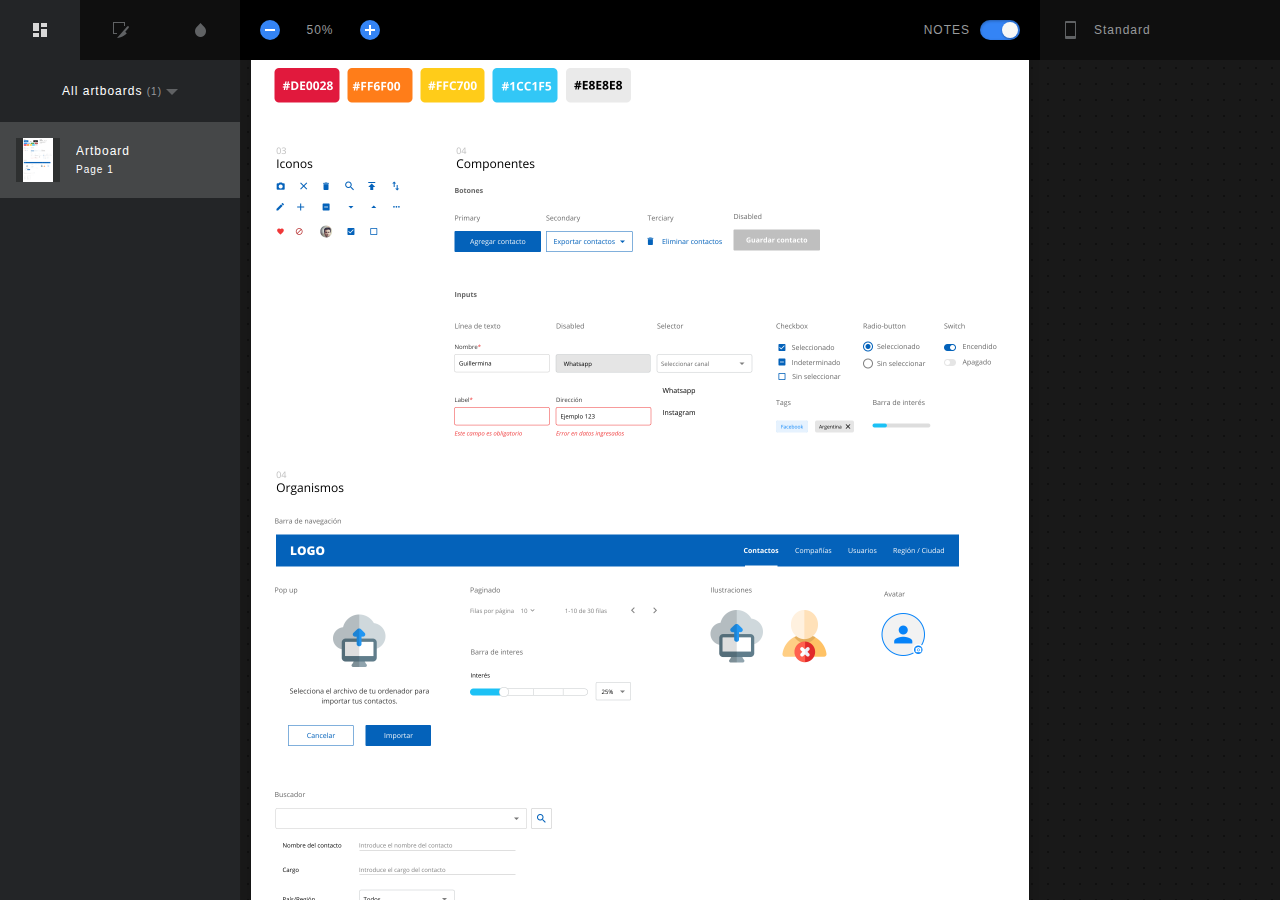
<file: front/resources/DWFS_Proyecto_04_Data+Warehouse_UI+Kit+y+assets/DWFS_Proyecto_04_Data Warehouse/links y previews/00 UI Kit/index.html>
<!DOCTYPE html>
<html lang="en">
  <head>
    <meta charset="utf-8">
    <meta http-equiv="X-UA-Compatible" content="IE=edge">
    <meta name="viewport" content="width=device-width, initial-scale=1">
    <title>Spec Export - Sketch Measure 2.4</title>
    <style type="text/css">
    /*! normalize.css v4.1.1 | MIT License | github.com/necolas/normalize.css */html{font-family:sans-serif;-ms-text-size-adjust:100%;-webkit-text-size-adjust:100%}body{margin:0}article,aside,details,figcaption,figure,footer,header,main,menu,nav,section,summary{display:block}audio,canvas,progress,video{display:inline-block}audio:not([controls]){display:none;height:0}progress{vertical-align:baseline}template,[hidden]{display:none}a{background-color:transparent;-webkit-text-decoration-skip:objects}a:active,a:hover{outline-width:0}abbr[title]{border-bottom:0;text-decoration:underline;text-decoration:underline dotted}b,strong{font-weight:inherit}b,strong{font-weight:bolder}dfn{font-style:italic}h1{font-size:2em;margin:.67em 0}mark{background-color:#ff0;color:#000}small{font-size:80%}sub,sup{font-size:75%;line-height:0;position:relative;vertical-align:baseline}sub{bottom:-0.25em}sup{top:-0.5em}img{border-style:none}svg:not(:root){overflow:hidden}code,kbd,pre,samp{font-family:monospace,monospace;font-size:1em}figure{margin:1em 40px}hr{box-sizing:content-box;height:0;overflow:visible}button,input,select,textarea{font:inherit;margin:0}optgroup{font-weight:bold}button,input{overflow:visible}button,select{text-transform:none}button,html [type="button"],[type="reset"],[type="submit"]{-webkit-appearance:button}button::-moz-focus-inner,[type="button"]::-moz-focus-inner,[type="reset"]::-moz-focus-inner,[type="submit"]::-moz-focus-inner{border-style:none;padding:0}button:-moz-focusring,[type="button"]:-moz-focusring,[type="reset"]:-moz-focusring,[type="submit"]:-moz-focusring{outline:1px dotted ButtonText}fieldset{border:1px solid silver;margin:0 2px;padding:.35em .625em .75em}legend{box-sizing:border-box;color:inherit;display:table;max-width:100%;padding:0;white-space:normal}textarea{overflow:auto}[type="checkbox"],[type="radio"]{box-sizing:border-box;padding:0}[type="number"]::-webkit-inner-spin-button,[type="number"]::-webkit-outer-spin-button{height:auto}[type="search"]{-webkit-appearance:textfield;outline-offset:-2px}[type="search"]::-webkit-search-cancel-button,[type="search"]::-webkit-search-decoration{-webkit-appearance:none}::-webkit-input-placeholder{color:inherit;opacity:.54}::-webkit-file-upload-button{-webkit-appearance:button;font:inherit}

*{box-sizing:border-box;}
::-webkit-scrollbar{width:8px;height:8px;background:#202123;border-radius:4px;}
::-webkit-scrollbar-thumb{border:1px solid rgba(255,255,255,.16);background-color:rgba(0,0,0,.64);border-radius:4px;}
::-webkit-scrollbar-corner,
::-webkit-resizer{background:#202123;}
html{width:100vw;height:100vh;overflow:hidden;}
body{-webkit-user-select:none;width:100vw;height:100vh;min-width:1024px;font-family:HelveticaNeue,Helvetica,Arial,sans-serif;font-size:12px;color:#989A9C;background:#191919;letter-spacing:1px;overflow:hidden;}
header{position:relative;height:60px;display:flex;align-items:center;z-index:215;background:#000;}
header .header-center,header .header-left,header .header-right{width:240px;height:60px;background:#0F0F0F;}
header .header-center{display:flex;flex:1;background:#000;}
header .header-center .show-notes,header .header-center .zoom-widget{padding:20px;width:160px;}
header .header-center h1{flex:1;}
header .header-center .show-notes{text-align:right;line-height:20px;}
header .header-center .show-notes .slidebox{margin-left:10px;}
header .header-left{display:flex;}
.zoom-widget{display:flex;}
.zoom-widget button{position:relative;display:block;width:20px;height:20px;border-radius:10px;border:0;background:#3484F5;cursor:pointer;}
.zoom-widget button:after,.zoom-widget button:before{position:absolute;top:9px;left:5px;content:"";display:block;width:10px;height:2px;background:#FFF;}
.zoom-widget button:after{top:5px;left:9px;width:2px;height:10px;}
.zoom-widget button:disabled{background:#222;cursor:default;}
.zoom-widget button:disabled:after,.zoom-widget button:disabled:before{background:#606264;}
.zoom-widget button.zoom-in:after{display:none;}
.zoom-widget .zoom-text{display:block;text-align:center;line-height:20px;flex:1;}
.unit-box{height:60px;}
.unit-box .overlay{content:"";position:absolute;top:60px;left:0;width:100vw;height:calc(100vh - 60px);display:none;background:rgba(0,0,0,.56);z-index:1;}
.unit-box:focus .overlay{display:block;}
.unit-box:focus{height:auto;outline:0;}
.unit-box h3,.unit-box p{position:relative;margin:0;padding:20px 20px 20px 54px;display:block;height:100%;line-height:20px;font-size:12px;font-weight:400;cursor:pointer;}
.unit-box h3,.unit-box:focus p{display:none;}
.unit-box h3:before,.unit-box p:before{position:absolute;top:18px;left:18px;content:"";display:block;width:24px;height:24px;background:url([data-uri]) no-repeat;background-size:24px 24px;}
.unit-box ul{position:absolute;margin:1px 0 0 240px;padding:0;list-style:none;background:#0F0F0F;width:240px;height:calc(100vh - 61px);overflow:auto;display:block;transition:all .15s ease;z-index:2;}
.unit-box:focus h3{color:#3A3A3A;display:block;}
.unit-box:focus ul{margin:1px 0 0;}
.unit-box .sub-title,.unit-box label{display:flex;padding:14px 20px;}
.unit-box label{cursor:pointer;}
.unit-box li:hover label{color:#FFF;}
.page-list label span,.unit-box label span{flex:1;}
.page-list input,.unit-box input{position:absolute;visibility:hidden;}
.page-list span:before,.unit-box span:before{float:right;display:block;content:"";width:16px;height:16px;}
.page-list input:checked+span:before,.page-list label:hover span:before,.unit-box input:checked+span:before,.unit-box label:hover span:before{background-image:url([data-uri]);background-size:50px 100px;}
.page-list label:hover span:before,.unit-box label:hover span:before{background-position:0 -50px;}
.page-list input:checked+span:before,.unit-box input:checked+span:before{background-position:0 0;}
.unit-box .sub-title{font-size:12px;background:#000;color:#3A3A3A;}
main{position:relative;height:calc(100vh - 60px);}
.inspector,.navbar{position:absolute;top:0;bottom:0;display:flex;width:240px;background:#232527;z-index:5;}
.inspector{transition:all .15s ease;right:-240px;display:block;}
.inspector.active{right:0;}
.navbar{left:-240px;width:240px;transition:all .15s ease;}
.navbar.on{left:0;}
.navbar nav{width:40px;background:#000204;}
.navbar section{flex:1;}
.tab{margin:0;padding:0;display:flex;width:100%;list-style:none;}
.tab li{display:flex;flex:1;height:60px;cursor:pointer;font-size:12px;justify-content:center;align-items:center;}
.tab li.current{background-color:#232527;}
.tab li:before{content:"";width:40px;height:40px;background:url([data-uri]) no-repeat -50px 0;background-size:100px 150px;overflow:hidden;}
.tab li.current:before{background-position-x:0;}
.tab li.icon-slices:before{background-position-y:-50px;}
.tab li.icon-colors:before{background-position-y:-100px;}
#inspector .code-item{display:none!important;}
#inspector .code-item textarea{padding: 16px;}
#inspector .code-item.select{display: block!important;}
#inspector .tab li{height:40px;}
#inspector .tab li:before{background-image:url([data-uri]);
}
#inspector .tab li.select{background-color:rgba(255,255,255,.05);}
#inspector .tab li.select:before{background-position-x: 0;}
#inspector .tab li.icon-android-panel:before {background-position-y: -50px;}
#inspector .tab li.icon-ios-panel:before {background-position-y: -100px;}
.screen-viewer{position:absolute;width:100vw;height:calc(100vh - 60px);background:#191919 url([data-uri]);background-size:16px 16px;overflow:auto;}
.screen-viewer,.screen-viewer .overlay{position:absolute;width:100vw;height:calc(100vh - 60px);background:#191919 url([data-uri]);background-size:16px 16px;overflow:auto;}
.screen-viewer .overlay{display:none;position:fixed;top:60px;left:0;background:transparent;overflow:hidden;z-index:2;cursor:none;}
.screen-viewer.moving-screen .overlay{display:block;}
.screen-viewer-inner{position:relative;margin:0 auto;}
.screen{margin:0 auto;position:absolute;left:50%;top:50%;background:#FFF;box-shadow:0 2px 10px 0 rgba(0,0,0,.2);transition:all .15s ease;}
.layer{position:absolute;cursor:pointer;}
.hover,.selected{border:1px solid #EE6723;}
.has-slice{border:1px dashed #EE6723;background:rgba(255,85,0,.32);}
.layer b,.layer i{position:absolute;width:5px;height:5px;background:#FFF;border:1px solid #EE6723;border-radius:50%;overflow:hidden;display:none;}
.layer b{width:3px;height:3px;background:#EE6723;}
.selected i{display:block;}
.distance.h div[data-width]:before,.distance.v div[data-height]:before,.selected:after,.selected:before{position:absolute;display:block;left:50%;top:-23px;transform:translateX(-50%);content:attr(data-width);font-size:12px;color:#FFF;height:12px;line-height:12px;padding:4px;background:#EE6723;border-radius:2px;z-index:1;}
.percentage-mode .distance.h div[data-width]:before,.percentage-mode .distance.v div[data-height]:before,.percentage-mode .selected:after,.percentage-mode .selected:before{content:attr(percentage-width);}
.selected.hidden:after,.selected.hidden:before{display:none;}
.distance.v div[data-height]:before,.selected:after{content:attr(data-height);left:auto;right:0;top:50%;transform:translateX(calc(100% + 3px)) translateY(-50%);}
.percentage-mode .distance.v div[data-height]:before,.percentage-mode .selected:after{content:attr(percentage-height);}
.layer .tl{top:-3px;left:-3px;}
.layer .tr{top:-3px;right:-3px;}
.layer .bl{bottom:-3px;left:-3px;}
.layer .br{bottom:-3px;right:-3px;}
.hover{border:1px solid #419bf9;}
.selected{border:1px solid #EE6723;}
.ruler{position:absolute;width:100%;height:100%;border:1px dashed #419bf9;}
.ruler.h{border-left:0;border-right:0;}
.ruler.v{border-top:0;border-bottom:0;}
.distance,.distance div,.distance div:before,.distance:after,.distance:before{position:absolute;}
.distance.v,.distance.v div{width:1px;}
.distance.h,.distance.h div{height:1px;}
.distance.v div{top:0;bottom:0;background:#EE6723;}
.distance.h div{left:0;right:0;background:#EE6723;}
.distance.v:after,.distance.v:before{content:"";top:0;left:-2px;width:5px;height:1px;background:#EE6723;}
.distance.h:after,.distance.h:before{content:"";top:-2px;left:0;width:1px;height:5px;background:#EE6723;}
.distance.v:after{top:auto;bottom:0;}
.distance.h:after{left:auto;right:0;}
.note{position:absolute;margin:-12px 0 0 -12px;width:24px;height:24px;background:#F5A623;border-radius:50%;border:2px solid #FFF;box-shadow:0 0 3px rgba(0,0,0,.24);}
.note:before{content:attr(data-index);font-size:12px;display:block;color:#FFF;text-align:center;width:100%;height:100%;line-height:20px;}
.note:hover{box-shadow:0 0 3px rgba(0,0,0,.64);}
.note div{position:absolute;top:50%;left:30px;border-radius:4px;padding:8px;background:#FFF;box-shadow:0 0 3px rgba(0,0,0,.5);-webkit-user-select:text;color:#222;transform:translateY(-50%);z-index:2;}
.note div:before{content:"";position:absolute;left:-7px;top:50%;width:8px;height:14px;background:url([data-uri]) no-repeat;background-size:8px 14px;transform:translateY(-50%);}
.slidebox{position:relative;width:40px;height:20px;display:inline-block;}
.slidebox input{visibility:hidden;}
.slidebox label{position:absolute;top:0;left:0;width:40px;height:20px;background:#898989;box-shadow:inset 0 1px 3px 0 rgba(0,0,0,.3);border-radius:10px;cursor:pointer;transition:all .2s ease;}
.slidebox label:after{position:absolute;content:"";top:2px;left:2px;width:16px;height:16px;background-image:linear-gradient(-180deg,#F8F9F6 0,#F5F5F5 100%);box-shadow:0 1px 2px 0 rgba(0,0,0,.3);border-radius:8px;transition:all .15s ease;}
.slidebox input[type=checkbox]:checked+label{background:#3484F5;}
.slidebox input[type=checkbox]:checked+label:after{left:22px;}
.inspector{overflow:auto;}
.inspector h2,.inspector h3{margin:0;padding:0;font-weight:400;}
.inspector h2{font-size:12px;line-height:24px;padding:12px 16px;text-align:center;}
.inspector h3{height:32px;font-size:12px;line-height:32px;padding:0 16px;background-image:linear-gradient(90deg,rgba(0,4,9,.32) 0,rgba(0,2,4,0) 100%);}
.inspector .context{padding:16px;}
.inspector .color,.inspector .item{display:flex;margin:0 0 8px;}
.inspector .item[data-label]:before{content:attr(data-label);display:block;width:70px;font-size:12px;height:24px;line-height:24px;}
.inspector .color:last-child,.inspector .item:last-child{margin:0;}
.inspector .item div,.inspector .item label{flex:1;}
.inspector .item label{padding:0 4px;}
.inspector .item label:first-child{padding:0 4px 0 0;}
.inspector .item label:last-child{padding:0 0 0 4px;}
.inspector .item label:only-child{padding:0;}
.inspector .item label[data-label]:after{content:attr(data-label);font-size:10px;text-align:center;display:block;margin:2px 0 0;}
.inspector input,.inspector textarea{padding:3px 4px;width:100%;background:rgba(255,255,255,.05);border-radius:2px;border:0;line-height:18px;height:24px;font-size:12px;color:#FFF;text-align:center;outline:0;resize:none;}
.inspector textarea{min-width:100%;height:auto;text-align:left;}
.context h4{font-size:12px;font-weight:400;position:0;margin:0 0 16px;color:#FFF;}
.context h4:before{margin:0 10px 0 0;display:inline-block;content:"";width:8px;height:8px;border-radius:1px;background:#3484F5;}
.context .colors{margin:0 0 8px;}
.context .colors:last-child,.context .items-group:last-child{margin:0;}
.context .items-group{margin:0 0 24px;}
.inspector .color{display:block;}
.inspector .color[data-name]:after{content:attr(data-name);font-size:10px;text-align:center;padding:0 0 0 24px;display:block;margin:2px 0 0;}
.inspector .color label,.inspector .color label em,.inspector .color label em i{position:absolute;display:block;width:24px;height:24px;padding:0;}
.inspector .color label em{position:relative;background-color:#fff;background-image:linear-gradient(45deg,#dddadc 25%,transparent 25%,transparent 75%,#dddadc 75%,#dddadc),linear-gradient(45deg,#dddadc 25%,transparent 25%,transparent 75%,#dddadc 75%,#dddadc);background-size:12px 12px;background-position:0 0,6px 6px;border-radius:2px 0 0 2px;overflow:hidden;}
.inspector .color label em i{position:relative;}
.inspector .item .color input{text-align:center;}
.inspector .color input{padding-left:32px;width:100%;text-align:left;}
.gradient .color label:before{position:absolute;top:12px;left:11px;content:"";width:2px;height:32px;background:#FFF;z-index:2;box-shadow:0 0 2px 1px rgba(0,0,0,.2);}
.gradient .color label:after{position:absolute;top:8px;left:8px;content:"";width:8px;height:8px;background:#FFF;z-index:3;border-radius:4px;box-shadow:0 0 2px 1px rgba(0,0,0,.2);}
.gradient .color[data-name] label:before{height:42px;}
.gradient .color:last-child label:before{display:none;}
.navbar section{position:relative;overflow:auto;}
.artboard-list,.asset-list,.color-list{margin:0;padding:0;list-style:none;}
.artboard-list li{padding:16px;display:flex;cursor:pointer;}
.artboard-list li:hover,.asset-list li:hover,.color-list li:hover{background:#191A1E;}
.artboard-list li.active{background:#454748;}
.preview-img{display:block;width:44px;height:44px;text-align:center;background:rgba(0,0,0,.32);}
.preview-img:before{content:' ';display:inline-block;vertical-align:middle;height:100%;}
.preview-img img{max-width:44px;max-height:44px;background:#FFF;vertical-align:middle;}
.pages-select{padding:24px;position:relative;}
.pages-select h3{margin:0;text-align:center;font-size:12px;font-weight:400;color:#FFF;cursor:pointer;}
.page-list em,.pages-select h3 em{font-style:normal;font-size:10px;color:#989A9C;}
.pages-select h3:after{content:"";margin:0 0 0 4px;width:12px;height:6px;display:inline-block;background:url([data-uri]) no-repeat;background-size:12px 6px;}
.pages-select .page-list{display:none;position:absolute;left:50%;transform:translateX(-50%);margin:-32px 0 0;padding:8px;border-radius:4px;list-style:none;width:180px;background:#0F0F0F;box-shadow:0 2px 10px 0 rgba(0,0,0,.8);}
.pages-select:focus{outline:0;}
.pages-select:focus .page-list{display:block;}
.pages-select .page-list label{padding:10px;cursor:pointer;}
.pages-select .page-list label,.pages-select .page-list span{display:block;}
.page-list span:before{position:absolute;right:8px;}
.exportable{margin:0;padding:0;list-style:none;background:#191A1E;border:1px solid #2D2F31;border-radius:4px;}
.exportable li{position:relative;padding:0 8px;height:32px;line-height:32px;border-bottom:1px solid #222;white-space:nowrap;text-overflow:ellipsis;}
.exportable li a{color:#FFF;text-decoration:none;outline:0;}
.exportable li:last-child{border:0;}
.exportable img{position:absolute;top:0;left:0;width:100%;height:100%;opacity:0;}
.asset-list li,.color-list li{padding:24px;display:flex;cursor:pointer;}
.color-list li{cursor:default;}
.asset-list li picture,.color-list li em{position:relative;display:block;text-align:center;width:32px;height:32px;background-color:#4A4A4A;background-image:linear-gradient(45deg,#000 25%,transparent 25%,transparent 75%,#000 75%,#000),linear-gradient(45deg,#000 25%,transparent 25%,transparent 75%,#000 75%,#000);background-size:8px 8px;background-position:0 0,4px 4px;border-radius:2px;}
.color-list li em{background-color:#fff;background-image:linear-gradient(45deg,#dddadc 25%,transparent 25%,transparent 75%,#dddadc 75%,#dddadc),linear-gradient(45deg,#dddadc 25%,transparent 25%,transparent 75%,#dddadc 75%,#dddadc);border-radius:50%;overflow:hidden;}
.color-list li em i{position:absolute;top:0;left:0;right:0;bottom:0;}
.artboard-list li div,.asset-list li div,.color-list li div{padding:0 0 0 16px;flex:1;}
.artboard-list li div{padding:6px 0 4px 16px;}
.asset-list li picture:before{content:"";display:inline-block;height:100%;vertical-align:middle;}
.asset-list li picture img{vertical-align:middle;max-width:28px;max-height:28px;}
.asset-list li picture:after{content:"";position:absolute;top:0;left:0;right:0;bottom:0;}
.artboard-list h3, .asset-list h3,.color-list h3{margin:0 0 4px;padding:0;color:#FFF;font-size:12px;font-weight:400;overflow:hidden;text-overflow:ellipsis;}
.artboard-list small, .asset-list small,.color-list small{font-size:10px;}
.artboard-list li.active small{color:#FFF;}
.empty{position:absolute;top:30%;left:0;right:0;transform:translateY(-50%);vertical-align:middle;text-align:center;}
.message{position:absolute;top:50%;left:50%;padding:10px 20px;max-width:320px;transform:translateX(-50%) translateY(-50%);text-align:center;border-radius:4px;background:rgba(0,0,0,.96);border: 1px solid rgba(255,255,255,.16);color:#FFF;box-shadow:0 2px 10px rgba(0,0,0,.32);z-index:9;display:none;}
.cursor{position:absolute;display:none;margin:-8px 0 0 -8px;top:50%;left:50%;width:16px;height:17px;background-size:16px 17px;background-image: url('[data-uri]');background-repeat:no-repeat;cursor:none;z-index:1;
}
.cursor.show{display:block;}
.cursor.moving{background-image: url('[data-uri]');}
    </style>
    <script type="text/javascript">
    <!--
    /*! jQuery v3.0.0 | (c) jQuery Foundation | jquery.org/license */
!function(a,b){"use strict";"object"==typeof module&&"object"==typeof module.exports?module.exports=a.document?b(a,!0):function(a){if(!a.document)throw new Error("jQuery requires a window with a document");return b(a)}:b(a)}("undefined"!=typeof window?window:this,function(a,b){"use strict";var c=[],d=a.document,e=Object.getPrototypeOf,f=c.slice,g=c.concat,h=c.push,i=c.indexOf,j={},k=j.toString,l=j.hasOwnProperty,m=l.toString,n=m.call(Object),o={};function p(a,b){b=b||d;var c=b.createElement("script");c.text=a,b.head.appendChild(c).parentNode.removeChild(c)}var q="3.0.0",r=function(a,b){return new r.fn.init(a,b)},s=/^[\s\uFEFF\xA0]+|[\s\uFEFF\xA0]+$/g,t=/^-ms-/,u=/-([a-z])/g,v=function(a,b){return b.toUpperCase()};r.fn=r.prototype={jquery:q,constructor:r,length:0,toArray:function(){return f.call(this)},get:function(a){return null!=a?0>a?this[a+this.length]:this[a]:f.call(this)},pushStack:function(a){var b=r.merge(this.constructor(),a);return b.prevObject=this,b},each:function(a){return r.each(this,a)},map:function(a){return this.pushStack(r.map(this,function(b,c){return a.call(b,c,b)}))},slice:function(){return this.pushStack(f.apply(this,arguments))},first:function(){return this.eq(0)},last:function(){return this.eq(-1)},eq:function(a){var b=this.length,c=+a+(0>a?b:0);return this.pushStack(c>=0&&b>c?[this[c]]:[])},end:function(){return this.prevObject||this.constructor()},push:h,sort:c.sort,splice:c.splice},r.extend=r.fn.extend=function(){var a,b,c,d,e,f,g=arguments[0]||{},h=1,i=arguments.length,j=!1;for("boolean"==typeof g&&(j=g,g=arguments[h]||{},h++),"object"==typeof g||r.isFunction(g)||(g={}),h===i&&(g=this,h--);i>h;h++)if(null!=(a=arguments[h]))for(b in a)c=g[b],d=a[b],g!==d&&(j&&d&&(r.isPlainObject(d)||(e=r.isArray(d)))?(e?(e=!1,f=c&&r.isArray(c)?c:[]):f=c&&r.isPlainObject(c)?c:{},g[b]=r.extend(j,f,d)):void 0!==d&&(g[b]=d));return g},r.extend({expando:"jQuery"+(q+Math.random()).replace(/\D/g,""),isReady:!0,error:function(a){throw new Error(a)},noop:function(){},isFunction:function(a){return"function"===r.type(a)},isArray:Array.isArray,isWindow:function(a){return null!=a&&a===a.window},isNumeric:function(a){var b=r.type(a);return("number"===b||"string"===b)&&!isNaN(a-parseFloat(a))},isPlainObject:function(a){var b,c;return a&&"[object Object]"===k.call(a)?(b=e(a))?(c=l.call(b,"constructor")&&b.constructor,"function"==typeof c&&m.call(c)===n):!0:!1},isEmptyObject:function(a){var b;for(b in a)return!1;return!0},type:function(a){return null==a?a+"":"object"==typeof a||"function"==typeof a?j[k.call(a)]||"object":typeof a},globalEval:function(a){p(a)},camelCase:function(a){return a.replace(t,"ms-").replace(u,v)},nodeName:function(a,b){return a.nodeName&&a.nodeName.toLowerCase()===b.toLowerCase()},each:function(a,b){var c,d=0;if(w(a)){for(c=a.length;c>d;d++)if(b.call(a[d],d,a[d])===!1)break}else for(d in a)if(b.call(a[d],d,a[d])===!1)break;return a},trim:function(a){return null==a?"":(a+"").replace(s,"")},makeArray:function(a,b){var c=b||[];return null!=a&&(w(Object(a))?r.merge(c,"string"==typeof a?[a]:a):h.call(c,a)),c},inArray:function(a,b,c){return null==b?-1:i.call(b,a,c)},merge:function(a,b){for(var c=+b.length,d=0,e=a.length;c>d;d++)a[e++]=b[d];return a.length=e,a},grep:function(a,b,c){for(var d,e=[],f=0,g=a.length,h=!c;g>f;f++)d=!b(a[f],f),d!==h&&e.push(a[f]);return e},map:function(a,b,c){var d,e,f=0,h=[];if(w(a))for(d=a.length;d>f;f++)e=b(a[f],f,c),null!=e&&h.push(e);else for(f in a)e=b(a[f],f,c),null!=e&&h.push(e);return g.apply([],h)},guid:1,proxy:function(a,b){var c,d,e;return"string"==typeof b&&(c=a[b],b=a,a=c),r.isFunction(a)?(d=f.call(arguments,2),e=function(){return a.apply(b||this,d.concat(f.call(arguments)))},e.guid=a.guid=a.guid||r.guid++,e):void 0},now:Date.now,support:o}),"function"==typeof Symbol&&(r.fn[Symbol.iterator]=c[Symbol.iterator]),r.each("Boolean Number String Function Array Date RegExp Object Error Symbol".split(" "),function(a,b){j["[object "+b+"]"]=b.toLowerCase()});function w(a){var b=!!a&&"length"in a&&a.length,c=r.type(a);return"function"===c||r.isWindow(a)?!1:"array"===c||0===b||"number"==typeof b&&b>0&&b-1 in a}var x=function(a){var b,c,d,e,f,g,h,i,j,k,l,m,n,o,p,q,r,s,t,u="sizzle"+1*new Date,v=a.document,w=0,x=0,y=ha(),z=ha(),A=ha(),B=function(a,b){return a===b&&(l=!0),0},C={}.hasOwnProperty,D=[],E=D.pop,F=D.push,G=D.push,H=D.slice,I=function(a,b){for(var c=0,d=a.length;d>c;c++)if(a[c]===b)return c;return-1},J="checked|selected|async|autofocus|autoplay|controls|defer|disabled|hidden|ismap|loop|multiple|open|readonly|required|scoped",K="[\\x20\\t\\r\\n\\f]",L="(?:\\\\.|[\\w-]|[^\x00-\\xa0])+",M="\\["+K+"*("+L+")(?:"+K+"*([*^$|!~]?=)"+K+"*(?:'((?:\\\\.|[^\\\\'])*)'|\"((?:\\\\.|[^\\\\\"])*)\"|("+L+"))|)"+K+"*\\]",N=":("+L+")(?:\\((('((?:\\\\.|[^\\\\'])*)'|\"((?:\\\\.|[^\\\\\"])*)\")|((?:\\\\.|[^\\\\()[\\]]|"+M+")*)|.*)\\)|)",O=new RegExp(K+"+","g"),P=new RegExp("^"+K+"+|((?:^|[^\\\\])(?:\\\\.)*)"+K+"+$","g"),Q=new RegExp("^"+K+"*,"+K+"*"),R=new RegExp("^"+K+"*([>+~]|"+K+")"+K+"*"),S=new RegExp("="+K+"*([^\\]'\"]*?)"+K+"*\\]","g"),T=new RegExp(N),U=new RegExp("^"+L+"$"),V={ID:new RegExp("^#("+L+")"),CLASS:new RegExp("^\\.("+L+")"),TAG:new RegExp("^("+L+"|[*])"),ATTR:new RegExp("^"+M),PSEUDO:new RegExp("^"+N),CHILD:new RegExp("^:(only|first|last|nth|nth-last)-(child|of-type)(?:\\("+K+"*(even|odd|(([+-]|)(\\d*)n|)"+K+"*(?:([+-]|)"+K+"*(\\d+)|))"+K+"*\\)|)","i"),bool:new RegExp("^(?:"+J+")$","i"),needsContext:new RegExp("^"+K+"*[>+~]|:(even|odd|eq|gt|lt|nth|first|last)(?:\\("+K+"*((?:-\\d)?\\d*)"+K+"*\\)|)(?=[^-]|$)","i")},W=/^(?:input|select|textarea|button)$/i,X=/^h\d$/i,Y=/^[^{]+\{\s*\[native \w/,Z=/^(?:#([\w-]+)|(\w+)|\.([\w-]+))$/,$=/[+~]/,_=new RegExp("\\\\([\\da-f]{1,6}"+K+"?|("+K+")|.)","ig"),aa=function(a,b,c){var d="0x"+b-65536;return d!==d||c?b:0>d?String.fromCharCode(d+65536):String.fromCharCode(d>>10|55296,1023&d|56320)},ba=/([\0-\x1f\x7f]|^-?\d)|^-$|[^\x80-\uFFFF\w-]/g,ca=function(a,b){return b?"\x00"===a?"\ufffd":a.slice(0,-1)+"\\"+a.charCodeAt(a.length-1).toString(16)+" ":"\\"+a},da=function(){m()},ea=ta(function(a){return a.disabled===!0},{dir:"parentNode",next:"legend"});try{G.apply(D=H.call(v.childNodes),v.childNodes),D[v.childNodes.length].nodeType}catch(fa){G={apply:D.length?function(a,b){F.apply(a,H.call(b))}:function(a,b){var c=a.length,d=0;while(a[c++]=b[d++]);a.length=c-1}}}function ga(a,b,d,e){var f,h,j,k,l,o,r,s=b&&b.ownerDocument,w=b?b.nodeType:9;if(d=d||[],"string"!=typeof a||!a||1!==w&&9!==w&&11!==w)return d;if(!e&&((b?b.ownerDocument||b:v)!==n&&m(b),b=b||n,p)){if(11!==w&&(l=Z.exec(a)))if(f=l[1]){if(9===w){if(!(j=b.getElementById(f)))return d;if(j.id===f)return d.push(j),d}else if(s&&(j=s.getElementById(f))&&t(b,j)&&j.id===f)return d.push(j),d}else{if(l[2])return G.apply(d,b.getElementsByTagName(a)),d;if((f=l[3])&&c.getElementsByClassName&&b.getElementsByClassName)return G.apply(d,b.getElementsByClassName(f)),d}if(c.qsa&&!A[a+" "]&&(!q||!q.test(a))){if(1!==w)s=b,r=a;else if("object"!==b.nodeName.toLowerCase()){(k=b.getAttribute("id"))?k=k.replace(ba,ca):b.setAttribute("id",k=u),o=g(a),h=o.length;while(h--)o[h]="#"+k+" "+sa(o[h]);r=o.join(","),s=$.test(a)&&qa(b.parentNode)||b}if(r)try{return G.apply(d,s.querySelectorAll(r)),d}catch(x){}finally{k===u&&b.removeAttribute("id")}}}return i(a.replace(P,"$1"),b,d,e)}function ha(){var a=[];function b(c,e){return a.push(c+" ")>d.cacheLength&&delete b[a.shift()],b[c+" "]=e}return b}function ia(a){return a[u]=!0,a}function ja(a){var b=n.createElement("fieldset");try{return!!a(b)}catch(c){return!1}finally{b.parentNode&&b.parentNode.removeChild(b),b=null}}function ka(a,b){var c=a.split("|"),e=c.length;while(e--)d.attrHandle[c[e]]=b}function la(a,b){var c=b&&a,d=c&&1===a.nodeType&&1===b.nodeType&&a.sourceIndex-b.sourceIndex;if(d)return d;if(c)while(c=c.nextSibling)if(c===b)return-1;return a?1:-1}function ma(a){return function(b){var c=b.nodeName.toLowerCase();return"input"===c&&b.type===a}}function na(a){return function(b){var c=b.nodeName.toLowerCase();return("input"===c||"button"===c)&&b.type===a}}function oa(a){return function(b){return"label"in b&&b.disabled===a||"form"in b&&b.disabled===a||"form"in b&&b.disabled===!1&&(b.isDisabled===a||b.isDisabled!==!a&&("label"in b||!ea(b))!==a)}}function pa(a){return ia(function(b){return b=+b,ia(function(c,d){var e,f=a([],c.length,b),g=f.length;while(g--)c[e=f[g]]&&(c[e]=!(d[e]=c[e]))})})}function qa(a){return a&&"undefined"!=typeof a.getElementsByTagName&&a}c=ga.support={},f=ga.isXML=function(a){var b=a&&(a.ownerDocument||a).documentElement;return b?"HTML"!==b.nodeName:!1},m=ga.setDocument=function(a){var b,e,g=a?a.ownerDocument||a:v;return g!==n&&9===g.nodeType&&g.documentElement?(n=g,o=n.documentElement,p=!f(n),v!==n&&(e=n.defaultView)&&e.top!==e&&(e.addEventListener?e.addEventListener("unload",da,!1):e.attachEvent&&e.attachEvent("onunload",da)),c.attributes=ja(function(a){return a.className="i",!a.getAttribute("className")}),c.getElementsByTagName=ja(function(a){return a.appendChild(n.createComment("")),!a.getElementsByTagName("*").length}),c.getElementsByClassName=Y.test(n.getElementsByClassName),c.getById=ja(function(a){return o.appendChild(a).id=u,!n.getElementsByName||!n.getElementsByName(u).length}),c.getById?(d.find.ID=function(a,b){if("undefined"!=typeof b.getElementById&&p){var c=b.getElementById(a);return c?[c]:[]}},d.filter.ID=function(a){var b=a.replace(_,aa);return function(a){return a.getAttribute("id")===b}}):(delete d.find.ID,d.filter.ID=function(a){var b=a.replace(_,aa);return function(a){var c="undefined"!=typeof a.getAttributeNode&&a.getAttributeNode("id");return c&&c.value===b}}),d.find.TAG=c.getElementsByTagName?function(a,b){return"undefined"!=typeof b.getElementsByTagName?b.getElementsByTagName(a):c.qsa?b.querySelectorAll(a):void 0}:function(a,b){var c,d=[],e=0,f=b.getElementsByTagName(a);if("*"===a){while(c=f[e++])1===c.nodeType&&d.push(c);return d}return f},d.find.CLASS=c.getElementsByClassName&&function(a,b){return"undefined"!=typeof b.getElementsByClassName&&p?b.getElementsByClassName(a):void 0},r=[],q=[],(c.qsa=Y.test(n.querySelectorAll))&&(ja(function(a){o.appendChild(a).innerHTML="<a id='"+u+"'></a><select id='"+u+"-\r\\' msallowcapture=''><option selected=''></option></select>",a.querySelectorAll("[msallowcapture^='']").length&&q.push("[*^$]="+K+"*(?:''|\"\")"),a.querySelectorAll("[selected]").length||q.push("\\["+K+"*(?:value|"+J+")"),a.querySelectorAll("[id~="+u+"-]").length||q.push("~="),a.querySelectorAll(":checked").length||q.push(":checked"),a.querySelectorAll("a#"+u+"+*").length||q.push(".#.+[+~]")}),ja(function(a){a.innerHTML="<a href='' disabled='disabled'></a><select disabled='disabled'><option/></select>";var b=n.createElement("input");b.setAttribute("type","hidden"),a.appendChild(b).setAttribute("name","D"),a.querySelectorAll("[name=d]").length&&q.push("name"+K+"*[*^$|!~]?="),2!==a.querySelectorAll(":enabled").length&&q.push(":enabled",":disabled"),o.appendChild(a).disabled=!0,2!==a.querySelectorAll(":disabled").length&&q.push(":enabled",":disabled"),a.querySelectorAll("*,:x"),q.push(",.*:")})),(c.matchesSelector=Y.test(s=o.matches||o.webkitMatchesSelector||o.mozMatchesSelector||o.oMatchesSelector||o.msMatchesSelector))&&ja(function(a){c.disconnectedMatch=s.call(a,"*"),s.call(a,"[s!='']:x"),r.push("!=",N)}),q=q.length&&new RegExp(q.join("|")),r=r.length&&new RegExp(r.join("|")),b=Y.test(o.compareDocumentPosition),t=b||Y.test(o.contains)?function(a,b){var c=9===a.nodeType?a.documentElement:a,d=b&&b.parentNode;return a===d||!(!d||1!==d.nodeType||!(c.contains?c.contains(d):a.compareDocumentPosition&&16&a.compareDocumentPosition(d)))}:function(a,b){if(b)while(b=b.parentNode)if(b===a)return!0;return!1},B=b?function(a,b){if(a===b)return l=!0,0;var d=!a.compareDocumentPosition-!b.compareDocumentPosition;return d?d:(d=(a.ownerDocument||a)===(b.ownerDocument||b)?a.compareDocumentPosition(b):1,1&d||!c.sortDetached&&b.compareDocumentPosition(a)===d?a===n||a.ownerDocument===v&&t(v,a)?-1:b===n||b.ownerDocument===v&&t(v,b)?1:k?I(k,a)-I(k,b):0:4&d?-1:1)}:function(a,b){if(a===b)return l=!0,0;var c,d=0,e=a.parentNode,f=b.parentNode,g=[a],h=[b];if(!e||!f)return a===n?-1:b===n?1:e?-1:f?1:k?I(k,a)-I(k,b):0;if(e===f)return la(a,b);c=a;while(c=c.parentNode)g.unshift(c);c=b;while(c=c.parentNode)h.unshift(c);while(g[d]===h[d])d++;return d?la(g[d],h[d]):g[d]===v?-1:h[d]===v?1:0},n):n},ga.matches=function(a,b){return ga(a,null,null,b)},ga.matchesSelector=function(a,b){if((a.ownerDocument||a)!==n&&m(a),b=b.replace(S,"='$1']"),c.matchesSelector&&p&&!A[b+" "]&&(!r||!r.test(b))&&(!q||!q.test(b)))try{var d=s.call(a,b);if(d||c.disconnectedMatch||a.document&&11!==a.document.nodeType)return d}catch(e){}return ga(b,n,null,[a]).length>0},ga.contains=function(a,b){return(a.ownerDocument||a)!==n&&m(a),t(a,b)},ga.attr=function(a,b){(a.ownerDocument||a)!==n&&m(a);var e=d.attrHandle[b.toLowerCase()],f=e&&C.call(d.attrHandle,b.toLowerCase())?e(a,b,!p):void 0;return void 0!==f?f:c.attributes||!p?a.getAttribute(b):(f=a.getAttributeNode(b))&&f.specified?f.value:null},ga.escape=function(a){return(a+"").replace(ba,ca)},ga.error=function(a){throw new Error("Syntax error, unrecognized expression: "+a)},ga.uniqueSort=function(a){var b,d=[],e=0,f=0;if(l=!c.detectDuplicates,k=!c.sortStable&&a.slice(0),a.sort(B),l){while(b=a[f++])b===a[f]&&(e=d.push(f));while(e--)a.splice(d[e],1)}return k=null,a},e=ga.getText=function(a){var b,c="",d=0,f=a.nodeType;if(f){if(1===f||9===f||11===f){if("string"==typeof a.textContent)return a.textContent;for(a=a.firstChild;a;a=a.nextSibling)c+=e(a)}else if(3===f||4===f)return a.nodeValue}else while(b=a[d++])c+=e(b);return c},d=ga.selectors={cacheLength:50,createPseudo:ia,match:V,attrHandle:{},find:{},relative:{">":{dir:"parentNode",first:!0}," ":{dir:"parentNode"},"+":{dir:"previousSibling",first:!0},"~":{dir:"previousSibling"}},preFilter:{ATTR:function(a){return a[1]=a[1].replace(_,aa),a[3]=(a[3]||a[4]||a[5]||"").replace(_,aa),"~="===a[2]&&(a[3]=" "+a[3]+" "),a.slice(0,4)},CHILD:function(a){return a[1]=a[1].toLowerCase(),"nth"===a[1].slice(0,3)?(a[3]||ga.error(a[0]),a[4]=+(a[4]?a[5]+(a[6]||1):2*("even"===a[3]||"odd"===a[3])),a[5]=+(a[7]+a[8]||"odd"===a[3])):a[3]&&ga.error(a[0]),a},PSEUDO:function(a){var b,c=!a[6]&&a[2];return V.CHILD.test(a[0])?null:(a[3]?a[2]=a[4]||a[5]||"":c&&T.test(c)&&(b=g(c,!0))&&(b=c.indexOf(")",c.length-b)-c.length)&&(a[0]=a[0].slice(0,b),a[2]=c.slice(0,b)),a.slice(0,3))}},filter:{TAG:function(a){var b=a.replace(_,aa).toLowerCase();return"*"===a?function(){return!0}:function(a){return a.nodeName&&a.nodeName.toLowerCase()===b}},CLASS:function(a){var b=y[a+" "];return b||(b=new RegExp("(^|"+K+")"+a+"("+K+"|$)"))&&y(a,function(a){return b.test("string"==typeof a.className&&a.className||"undefined"!=typeof a.getAttribute&&a.getAttribute("class")||"")})},ATTR:function(a,b,c){return function(d){var e=ga.attr(d,a);return null==e?"!="===b:b?(e+="","="===b?e===c:"!="===b?e!==c:"^="===b?c&&0===e.indexOf(c):"*="===b?c&&e.indexOf(c)>-1:"$="===b?c&&e.slice(-c.length)===c:"~="===b?(" "+e.replace(O," ")+" ").indexOf(c)>-1:"|="===b?e===c||e.slice(0,c.length+1)===c+"-":!1):!0}},CHILD:function(a,b,c,d,e){var f="nth"!==a.slice(0,3),g="last"!==a.slice(-4),h="of-type"===b;return 1===d&&0===e?function(a){return!!a.parentNode}:function(b,c,i){var j,k,l,m,n,o,p=f!==g?"nextSibling":"previousSibling",q=b.parentNode,r=h&&b.nodeName.toLowerCase(),s=!i&&!h,t=!1;if(q){if(f){while(p){m=b;while(m=m[p])if(h?m.nodeName.toLowerCase()===r:1===m.nodeType)return!1;o=p="only"===a&&!o&&"nextSibling"}return!0}if(o=[g?q.firstChild:q.lastChild],g&&s){m=q,l=m[u]||(m[u]={}),k=l[m.uniqueID]||(l[m.uniqueID]={}),j=k[a]||[],n=j[0]===w&&j[1],t=n&&j[2],m=n&&q.childNodes[n];while(m=++n&&m&&m[p]||(t=n=0)||o.pop())if(1===m.nodeType&&++t&&m===b){k[a]=[w,n,t];break}}else if(s&&(m=b,l=m[u]||(m[u]={}),k=l[m.uniqueID]||(l[m.uniqueID]={}),j=k[a]||[],n=j[0]===w&&j[1],t=n),t===!1)while(m=++n&&m&&m[p]||(t=n=0)||o.pop())if((h?m.nodeName.toLowerCase()===r:1===m.nodeType)&&++t&&(s&&(l=m[u]||(m[u]={}),k=l[m.uniqueID]||(l[m.uniqueID]={}),k[a]=[w,t]),m===b))break;return t-=e,t===d||t%d===0&&t/d>=0}}},PSEUDO:function(a,b){var c,e=d.pseudos[a]||d.setFilters[a.toLowerCase()]||ga.error("unsupported pseudo: "+a);return e[u]?e(b):e.length>1?(c=[a,a,"",b],d.setFilters.hasOwnProperty(a.toLowerCase())?ia(function(a,c){var d,f=e(a,b),g=f.length;while(g--)d=I(a,f[g]),a[d]=!(c[d]=f[g])}):function(a){return e(a,0,c)}):e}},pseudos:{not:ia(function(a){var b=[],c=[],d=h(a.replace(P,"$1"));return d[u]?ia(function(a,b,c,e){var f,g=d(a,null,e,[]),h=a.length;while(h--)(f=g[h])&&(a[h]=!(b[h]=f))}):function(a,e,f){return b[0]=a,d(b,null,f,c),b[0]=null,!c.pop()}}),has:ia(function(a){return function(b){return ga(a,b).length>0}}),contains:ia(function(a){return a=a.replace(_,aa),function(b){return(b.textContent||b.innerText||e(b)).indexOf(a)>-1}}),lang:ia(function(a){return U.test(a||"")||ga.error("unsupported lang: "+a),a=a.replace(_,aa).toLowerCase(),function(b){var c;do if(c=p?b.lang:b.getAttribute("xml:lang")||b.getAttribute("lang"))return c=c.toLowerCase(),c===a||0===c.indexOf(a+"-");while((b=b.parentNode)&&1===b.nodeType);return!1}}),target:function(b){var c=a.location&&a.location.hash;return c&&c.slice(1)===b.id},root:function(a){return a===o},focus:function(a){return a===n.activeElement&&(!n.hasFocus||n.hasFocus())&&!!(a.type||a.href||~a.tabIndex)},enabled:oa(!1),disabled:oa(!0),checked:function(a){var b=a.nodeName.toLowerCase();return"input"===b&&!!a.checked||"option"===b&&!!a.selected},selected:function(a){return a.parentNode&&a.parentNode.selectedIndex,a.selected===!0},empty:function(a){for(a=a.firstChild;a;a=a.nextSibling)if(a.nodeType<6)return!1;return!0},parent:function(a){return!d.pseudos.empty(a)},header:function(a){return X.test(a.nodeName)},input:function(a){return W.test(a.nodeName)},button:function(a){var b=a.nodeName.toLowerCase();return"input"===b&&"button"===a.type||"button"===b},text:function(a){var b;return"input"===a.nodeName.toLowerCase()&&"text"===a.type&&(null==(b=a.getAttribute("type"))||"text"===b.toLowerCase())},first:pa(function(){return[0]}),last:pa(function(a,b){return[b-1]}),eq:pa(function(a,b,c){return[0>c?c+b:c]}),even:pa(function(a,b){for(var c=0;b>c;c+=2)a.push(c);return a}),odd:pa(function(a,b){for(var c=1;b>c;c+=2)a.push(c);return a}),lt:pa(function(a,b,c){for(var d=0>c?c+b:c;--d>=0;)a.push(d);return a}),gt:pa(function(a,b,c){for(var d=0>c?c+b:c;++d<b;)a.push(d);return a})}},d.pseudos.nth=d.pseudos.eq;for(b in{radio:!0,checkbox:!0,file:!0,password:!0,image:!0})d.pseudos[b]=ma(b);for(b in{submit:!0,reset:!0})d.pseudos[b]=na(b);function ra(){}ra.prototype=d.filters=d.pseudos,d.setFilters=new ra,g=ga.tokenize=function(a,b){var c,e,f,g,h,i,j,k=z[a+" "];if(k)return b?0:k.slice(0);h=a,i=[],j=d.preFilter;while(h){c&&!(e=Q.exec(h))||(e&&(h=h.slice(e[0].length)||h),i.push(f=[])),c=!1,(e=R.exec(h))&&(c=e.shift(),f.push({value:c,type:e[0].replace(P," ")}),h=h.slice(c.length));for(g in d.filter)!(e=V[g].exec(h))||j[g]&&!(e=j[g](e))||(c=e.shift(),f.push({value:c,type:g,matches:e}),h=h.slice(c.length));if(!c)break}return b?h.length:h?ga.error(a):z(a,i).slice(0)};function sa(a){for(var b=0,c=a.length,d="";c>b;b++)d+=a[b].value;return d}function ta(a,b,c){var d=b.dir,e=b.next,f=e||d,g=c&&"parentNode"===f,h=x++;return b.first?function(b,c,e){while(b=b[d])if(1===b.nodeType||g)return a(b,c,e)}:function(b,c,i){var j,k,l,m=[w,h];if(i){while(b=b[d])if((1===b.nodeType||g)&&a(b,c,i))return!0}else while(b=b[d])if(1===b.nodeType||g)if(l=b[u]||(b[u]={}),k=l[b.uniqueID]||(l[b.uniqueID]={}),e&&e===b.nodeName.toLowerCase())b=b[d]||b;else{if((j=k[f])&&j[0]===w&&j[1]===h)return m[2]=j[2];if(k[f]=m,m[2]=a(b,c,i))return!0}}}function ua(a){return a.length>1?function(b,c,d){var e=a.length;while(e--)if(!a[e](b,c,d))return!1;return!0}:a[0]}function va(a,b,c){for(var d=0,e=b.length;e>d;d++)ga(a,b[d],c);return c}function wa(a,b,c,d,e){for(var f,g=[],h=0,i=a.length,j=null!=b;i>h;h++)(f=a[h])&&(c&&!c(f,d,e)||(g.push(f),j&&b.push(h)));return g}function xa(a,b,c,d,e,f){return d&&!d[u]&&(d=xa(d)),e&&!e[u]&&(e=xa(e,f)),ia(function(f,g,h,i){var j,k,l,m=[],n=[],o=g.length,p=f||va(b||"*",h.nodeType?[h]:h,[]),q=!a||!f&&b?p:wa(p,m,a,h,i),r=c?e||(f?a:o||d)?[]:g:q;if(c&&c(q,r,h,i),d){j=wa(r,n),d(j,[],h,i),k=j.length;while(k--)(l=j[k])&&(r[n[k]]=!(q[n[k]]=l))}if(f){if(e||a){if(e){j=[],k=r.length;while(k--)(l=r[k])&&j.push(q[k]=l);e(null,r=[],j,i)}k=r.length;while(k--)(l=r[k])&&(j=e?I(f,l):m[k])>-1&&(f[j]=!(g[j]=l))}}else r=wa(r===g?r.splice(o,r.length):r),e?e(null,g,r,i):G.apply(g,r)})}function ya(a){for(var b,c,e,f=a.length,g=d.relative[a[0].type],h=g||d.relative[" "],i=g?1:0,k=ta(function(a){return a===b},h,!0),l=ta(function(a){return I(b,a)>-1},h,!0),m=[function(a,c,d){var e=!g&&(d||c!==j)||((b=c).nodeType?k(a,c,d):l(a,c,d));return b=null,e}];f>i;i++)if(c=d.relative[a[i].type])m=[ta(ua(m),c)];else{if(c=d.filter[a[i].type].apply(null,a[i].matches),c[u]){for(e=++i;f>e;e++)if(d.relative[a[e].type])break;return xa(i>1&&ua(m),i>1&&sa(a.slice(0,i-1).concat({value:" "===a[i-2].type?"*":""})).replace(P,"$1"),c,e>i&&ya(a.slice(i,e)),f>e&&ya(a=a.slice(e)),f>e&&sa(a))}m.push(c)}return ua(m)}function za(a,b){var c=b.length>0,e=a.length>0,f=function(f,g,h,i,k){var l,o,q,r=0,s="0",t=f&&[],u=[],v=j,x=f||e&&d.find.TAG("*",k),y=w+=null==v?1:Math.random()||.1,z=x.length;for(k&&(j=g===n||g||k);s!==z&&null!=(l=x[s]);s++){if(e&&l){o=0,g||l.ownerDocument===n||(m(l),h=!p);while(q=a[o++])if(q(l,g||n,h)){i.push(l);break}k&&(w=y)}c&&((l=!q&&l)&&r--,f&&t.push(l))}if(r+=s,c&&s!==r){o=0;while(q=b[o++])q(t,u,g,h);if(f){if(r>0)while(s--)t[s]||u[s]||(u[s]=E.call(i));u=wa(u)}G.apply(i,u),k&&!f&&u.length>0&&r+b.length>1&&ga.uniqueSort(i)}return k&&(w=y,j=v),t};return c?ia(f):f}return h=ga.compile=function(a,b){var c,d=[],e=[],f=A[a+" "];if(!f){b||(b=g(a)),c=b.length;while(c--)f=ya(b[c]),f[u]?d.push(f):e.push(f);f=A(a,za(e,d)),f.selector=a}return f},i=ga.select=function(a,b,e,f){var i,j,k,l,m,n="function"==typeof a&&a,o=!f&&g(a=n.selector||a);if(e=e||[],1===o.length){if(j=o[0]=o[0].slice(0),j.length>2&&"ID"===(k=j[0]).type&&c.getById&&9===b.nodeType&&p&&d.relative[j[1].type]){if(b=(d.find.ID(k.matches[0].replace(_,aa),b)||[])[0],!b)return e;n&&(b=b.parentNode),a=a.slice(j.shift().value.length)}i=V.needsContext.test(a)?0:j.length;while(i--){if(k=j[i],d.relative[l=k.type])break;if((m=d.find[l])&&(f=m(k.matches[0].replace(_,aa),$.test(j[0].type)&&qa(b.parentNode)||b))){if(j.splice(i,1),a=f.length&&sa(j),!a)return G.apply(e,f),e;break}}}return(n||h(a,o))(f,b,!p,e,!b||$.test(a)&&qa(b.parentNode)||b),e},c.sortStable=u.split("").sort(B).join("")===u,c.detectDuplicates=!!l,m(),c.sortDetached=ja(function(a){return 1&a.compareDocumentPosition(n.createElement("fieldset"))}),ja(function(a){return a.innerHTML="<a href='#'></a>","#"===a.firstChild.getAttribute("href")})||ka("type|href|height|width",function(a,b,c){return c?void 0:a.getAttribute(b,"type"===b.toLowerCase()?1:2)}),c.attributes&&ja(function(a){return a.innerHTML="<input/>",a.firstChild.setAttribute("value",""),""===a.firstChild.getAttribute("value")})||ka("value",function(a,b,c){return c||"input"!==a.nodeName.toLowerCase()?void 0:a.defaultValue}),ja(function(a){return null==a.getAttribute("disabled")})||ka(J,function(a,b,c){var d;return c?void 0:a[b]===!0?b.toLowerCase():(d=a.getAttributeNode(b))&&d.specified?d.value:null}),ga}(a);r.find=x,r.expr=x.selectors,r.expr[":"]=r.expr.pseudos,r.uniqueSort=r.unique=x.uniqueSort,r.text=x.getText,r.isXMLDoc=x.isXML,r.contains=x.contains,r.escapeSelector=x.escape;var y=function(a,b,c){var d=[],e=void 0!==c;while((a=a[b])&&9!==a.nodeType)if(1===a.nodeType){if(e&&r(a).is(c))break;d.push(a)}return d},z=function(a,b){for(var c=[];a;a=a.nextSibling)1===a.nodeType&&a!==b&&c.push(a);return c},A=r.expr.match.needsContext,B=/^<([a-z][^\/\0>:\x20\t\r\n\f]*)[\x20\t\r\n\f]*\/?>(?:<\/\1>|)$/i,C=/^.[^:#\[\.,]*$/;function D(a,b,c){if(r.isFunction(b))return r.grep(a,function(a,d){return!!b.call(a,d,a)!==c});if(b.nodeType)return r.grep(a,function(a){return a===b!==c});if("string"==typeof b){if(C.test(b))return r.filter(b,a,c);b=r.filter(b,a)}return r.grep(a,function(a){return i.call(b,a)>-1!==c&&1===a.nodeType})}r.filter=function(a,b,c){var d=b[0];return c&&(a=":not("+a+")"),1===b.length&&1===d.nodeType?r.find.matchesSelector(d,a)?[d]:[]:r.find.matches(a,r.grep(b,function(a){return 1===a.nodeType}))},r.fn.extend({find:function(a){var b,c,d=this.length,e=this;if("string"!=typeof a)return this.pushStack(r(a).filter(function(){for(b=0;d>b;b++)if(r.contains(e[b],this))return!0}));for(c=this.pushStack([]),b=0;d>b;b++)r.find(a,e[b],c);return d>1?r.uniqueSort(c):c},filter:function(a){return this.pushStack(D(this,a||[],!1))},not:function(a){return this.pushStack(D(this,a||[],!0))},is:function(a){return!!D(this,"string"==typeof a&&A.test(a)?r(a):a||[],!1).length}});var E,F=/^(?:\s*(<[\w\W]+>)[^>]*|#([\w-]+))$/,G=r.fn.init=function(a,b,c){var e,f;if(!a)return this;if(c=c||E,"string"==typeof a){if(e="<"===a[0]&&">"===a[a.length-1]&&a.length>=3?[null,a,null]:F.exec(a),!e||!e[1]&&b)return!b||b.jquery?(b||c).find(a):this.constructor(b).find(a);if(e[1]){if(b=b instanceof r?b[0]:b,r.merge(this,r.parseHTML(e[1],b&&b.nodeType?b.ownerDocument||b:d,!0)),B.test(e[1])&&r.isPlainObject(b))for(e in b)r.isFunction(this[e])?this[e](b[e]):this.attr(e,b[e]);return this}return f=d.getElementById(e[2]),f&&(this[0]=f,this.length=1),this}return a.nodeType?(this[0]=a,this.length=1,this):r.isFunction(a)?void 0!==c.ready?c.ready(a):a(r):r.makeArray(a,this)};G.prototype=r.fn,E=r(d);var H=/^(?:parents|prev(?:Until|All))/,I={children:!0,contents:!0,next:!0,prev:!0};r.fn.extend({has:function(a){var b=r(a,this),c=b.length;return this.filter(function(){for(var a=0;c>a;a++)if(r.contains(this,b[a]))return!0})},closest:function(a,b){var c,d=0,e=this.length,f=[],g="string"!=typeof a&&r(a);if(!A.test(a))for(;e>d;d++)for(c=this[d];c&&c!==b;c=c.parentNode)if(c.nodeType<11&&(g?g.index(c)>-1:1===c.nodeType&&r.find.matchesSelector(c,a))){f.push(c);break}return this.pushStack(f.length>1?r.uniqueSort(f):f)},index:function(a){return a?"string"==typeof a?i.call(r(a),this[0]):i.call(this,a.jquery?a[0]:a):this[0]&&this[0].parentNode?this.first().prevAll().length:-1},add:function(a,b){return this.pushStack(r.uniqueSort(r.merge(this.get(),r(a,b))))},addBack:function(a){return this.add(null==a?this.prevObject:this.prevObject.filter(a))}});function J(a,b){while((a=a[b])&&1!==a.nodeType);return a}r.each({parent:function(a){var b=a.parentNode;return b&&11!==b.nodeType?b:null},parents:function(a){return y(a,"parentNode")},parentsUntil:function(a,b,c){return y(a,"parentNode",c)},next:function(a){return J(a,"nextSibling")},prev:function(a){return J(a,"previousSibling")},nextAll:function(a){return y(a,"nextSibling")},prevAll:function(a){return y(a,"previousSibling")},nextUntil:function(a,b,c){return y(a,"nextSibling",c)},prevUntil:function(a,b,c){return y(a,"previousSibling",c)},siblings:function(a){return z((a.parentNode||{}).firstChild,a)},children:function(a){return z(a.firstChild)},contents:function(a){return a.contentDocument||r.merge([],a.childNodes)}},function(a,b){r.fn[a]=function(c,d){var e=r.map(this,b,c);return"Until"!==a.slice(-5)&&(d=c),d&&"string"==typeof d&&(e=r.filter(d,e)),this.length>1&&(I[a]||r.uniqueSort(e),H.test(a)&&e.reverse()),this.pushStack(e)}});var K=/\S+/g;function L(a){var b={};return r.each(a.match(K)||[],function(a,c){b[c]=!0}),b}r.Callbacks=function(a){a="string"==typeof a?L(a):r.extend({},a);var b,c,d,e,f=[],g=[],h=-1,i=function(){for(e=a.once,d=b=!0;g.length;h=-1){c=g.shift();while(++h<f.length)f[h].apply(c[0],c[1])===!1&&a.stopOnFalse&&(h=f.length,c=!1)}a.memory||(c=!1),b=!1,e&&(f=c?[]:"")},j={add:function(){return f&&(c&&!b&&(h=f.length-1,g.push(c)),function d(b){r.each(b,function(b,c){r.isFunction(c)?a.unique&&j.has(c)||f.push(c):c&&c.length&&"string"!==r.type(c)&&d(c)})}(arguments),c&&!b&&i()),this},remove:function(){return r.each(arguments,function(a,b){var c;while((c=r.inArray(b,f,c))>-1)f.splice(c,1),h>=c&&h--}),this},has:function(a){return a?r.inArray(a,f)>-1:f.length>0},empty:function(){return f&&(f=[]),this},disable:function(){return e=g=[],f=c="",this},disabled:function(){return!f},lock:function(){return e=g=[],c||b||(f=c=""),this},locked:function(){return!!e},fireWith:function(a,c){return e||(c=c||[],c=[a,c.slice?c.slice():c],g.push(c),b||i()),this},fire:function(){return j.fireWith(this,arguments),this},fired:function(){return!!d}};return j};function M(a){return a}function N(a){throw a}function O(a,b,c){var d;try{a&&r.isFunction(d=a.promise)?d.call(a).done(b).fail(c):a&&r.isFunction(d=a.then)?d.call(a,b,c):b.call(void 0,a)}catch(a){c.call(void 0,a)}}r.extend({Deferred:function(b){var c=[["notify","progress",r.Callbacks("memory"),r.Callbacks("memory"),2],["resolve","done",r.Callbacks("once memory"),r.Callbacks("once memory"),0,"resolved"],["reject","fail",r.Callbacks("once memory"),r.Callbacks("once memory"),1,"rejected"]],d="pending",e={state:function(){return d},always:function(){return f.done(arguments).fail(arguments),this},"catch":function(a){return e.then(null,a)},pipe:function(){var a=arguments;return r.Deferred(function(b){r.each(c,function(c,d){var e=r.isFunction(a[d[4]])&&a[d[4]];f[d[1]](function(){var a=e&&e.apply(this,arguments);a&&r.isFunction(a.promise)?a.promise().progress(b.notify).done(b.resolve).fail(b.reject):b[d[0]+"With"](this,e?[a]:arguments)})}),a=null}).promise()},then:function(b,d,e){var f=0;function g(b,c,d,e){return function(){var h=this,i=arguments,j=function(){var a,j;if(!(f>b)){if(a=d.apply(h,i),a===c.promise())throw new TypeError("Thenable self-resolution");j=a&&("object"==typeof a||"function"==typeof a)&&a.then,r.isFunction(j)?e?j.call(a,g(f,c,M,e),g(f,c,N,e)):(f++,j.call(a,g(f,c,M,e),g(f,c,N,e),g(f,c,M,c.notifyWith))):(d!==M&&(h=void 0,i=[a]),(e||c.resolveWith)(h,i))}},k=e?j:function(){try{j()}catch(a){r.Deferred.exceptionHook&&r.Deferred.exceptionHook(a,k.stackTrace),b+1>=f&&(d!==N&&(h=void 0,i=[a]),c.rejectWith(h,i))}};b?k():(r.Deferred.getStackHook&&(k.stackTrace=r.Deferred.getStackHook()),a.setTimeout(k))}}return r.Deferred(function(a){c[0][3].add(g(0,a,r.isFunction(e)?e:M,a.notifyWith)),c[1][3].add(g(0,a,r.isFunction(b)?b:M)),c[2][3].add(g(0,a,r.isFunction(d)?d:N))}).promise()},promise:function(a){return null!=a?r.extend(a,e):e}},f={};return r.each(c,function(a,b){var g=b[2],h=b[5];e[b[1]]=g.add,h&&g.add(function(){d=h},c[3-a][2].disable,c[0][2].lock),g.add(b[3].fire),f[b[0]]=function(){return f[b[0]+"With"](this===f?void 0:this,arguments),this},f[b[0]+"With"]=g.fireWith}),e.promise(f),b&&b.call(f,f),f},when:function(a){var b=arguments.length,c=b,d=Array(c),e=f.call(arguments),g=r.Deferred(),h=function(a){return function(c){d[a]=this,e[a]=arguments.length>1?f.call(arguments):c,--b||g.resolveWith(d,e)}};if(1>=b&&(O(a,g.done(h(c)).resolve,g.reject),"pending"===g.state()||r.isFunction(e[c]&&e[c].then)))return g.then();while(c--)O(e[c],h(c),g.reject);return g.promise()}});var P=/^(Eval|Internal|Range|Reference|Syntax|Type|URI)Error$/;r.Deferred.exceptionHook=function(b,c){a.console&&a.console.warn&&b&&P.test(b.name)&&a.console.warn("jQuery.Deferred exception: "+b.message,b.stack,c)};var Q=r.Deferred();r.fn.ready=function(a){return Q.then(a),this},r.extend({isReady:!1,readyWait:1,holdReady:function(a){a?r.readyWait++:r.ready(!0)},ready:function(a){(a===!0?--r.readyWait:r.isReady)||(r.isReady=!0,a!==!0&&--r.readyWait>0||Q.resolveWith(d,[r]))}}),r.ready.then=Q.then;function R(){d.removeEventListener("DOMContentLoaded",R),a.removeEventListener("load",R),r.ready()}"complete"===d.readyState||"loading"!==d.readyState&&!d.documentElement.doScroll?a.setTimeout(r.ready):(d.addEventListener("DOMContentLoaded",R),a.addEventListener("load",R));var S=function(a,b,c,d,e,f,g){var h=0,i=a.length,j=null==c;if("object"===r.type(c)){e=!0;for(h in c)S(a,b,h,c[h],!0,f,g)}else if(void 0!==d&&(e=!0,r.isFunction(d)||(g=!0),j&&(g?(b.call(a,d),b=null):(j=b,b=function(a,b,c){
return j.call(r(a),c)})),b))for(;i>h;h++)b(a[h],c,g?d:d.call(a[h],h,b(a[h],c)));return e?a:j?b.call(a):i?b(a[0],c):f},T=function(a){return 1===a.nodeType||9===a.nodeType||!+a.nodeType};function U(){this.expando=r.expando+U.uid++}U.uid=1,U.prototype={cache:function(a){var b=a[this.expando];return b||(b={},T(a)&&(a.nodeType?a[this.expando]=b:Object.defineProperty(a,this.expando,{value:b,configurable:!0}))),b},set:function(a,b,c){var d,e=this.cache(a);if("string"==typeof b)e[r.camelCase(b)]=c;else for(d in b)e[r.camelCase(d)]=b[d];return e},get:function(a,b){return void 0===b?this.cache(a):a[this.expando]&&a[this.expando][r.camelCase(b)]},access:function(a,b,c){return void 0===b||b&&"string"==typeof b&&void 0===c?this.get(a,b):(this.set(a,b,c),void 0!==c?c:b)},remove:function(a,b){var c,d=a[this.expando];if(void 0!==d){if(void 0!==b){r.isArray(b)?b=b.map(r.camelCase):(b=r.camelCase(b),b=b in d?[b]:b.match(K)||[]),c=b.length;while(c--)delete d[b[c]]}(void 0===b||r.isEmptyObject(d))&&(a.nodeType?a[this.expando]=void 0:delete a[this.expando])}},hasData:function(a){var b=a[this.expando];return void 0!==b&&!r.isEmptyObject(b)}};var V=new U,W=new U,X=/^(?:\{[\w\W]*\}|\[[\w\W]*\])$/,Y=/[A-Z]/g;function Z(a,b,c){var d;if(void 0===c&&1===a.nodeType)if(d="data-"+b.replace(Y,"-$&").toLowerCase(),c=a.getAttribute(d),"string"==typeof c){try{c="true"===c?!0:"false"===c?!1:"null"===c?null:+c+""===c?+c:X.test(c)?JSON.parse(c):c}catch(e){}W.set(a,b,c)}else c=void 0;return c}r.extend({hasData:function(a){return W.hasData(a)||V.hasData(a)},data:function(a,b,c){return W.access(a,b,c)},removeData:function(a,b){W.remove(a,b)},_data:function(a,b,c){return V.access(a,b,c)},_removeData:function(a,b){V.remove(a,b)}}),r.fn.extend({data:function(a,b){var c,d,e,f=this[0],g=f&&f.attributes;if(void 0===a){if(this.length&&(e=W.get(f),1===f.nodeType&&!V.get(f,"hasDataAttrs"))){c=g.length;while(c--)g[c]&&(d=g[c].name,0===d.indexOf("data-")&&(d=r.camelCase(d.slice(5)),Z(f,d,e[d])));V.set(f,"hasDataAttrs",!0)}return e}return"object"==typeof a?this.each(function(){W.set(this,a)}):S(this,function(b){var c;if(f&&void 0===b){if(c=W.get(f,a),void 0!==c)return c;if(c=Z(f,a),void 0!==c)return c}else this.each(function(){W.set(this,a,b)})},null,b,arguments.length>1,null,!0)},removeData:function(a){return this.each(function(){W.remove(this,a)})}}),r.extend({queue:function(a,b,c){var d;return a?(b=(b||"fx")+"queue",d=V.get(a,b),c&&(!d||r.isArray(c)?d=V.access(a,b,r.makeArray(c)):d.push(c)),d||[]):void 0},dequeue:function(a,b){b=b||"fx";var c=r.queue(a,b),d=c.length,e=c.shift(),f=r._queueHooks(a,b),g=function(){r.dequeue(a,b)};"inprogress"===e&&(e=c.shift(),d--),e&&("fx"===b&&c.unshift("inprogress"),delete f.stop,e.call(a,g,f)),!d&&f&&f.empty.fire()},_queueHooks:function(a,b){var c=b+"queueHooks";return V.get(a,c)||V.access(a,c,{empty:r.Callbacks("once memory").add(function(){V.remove(a,[b+"queue",c])})})}}),r.fn.extend({queue:function(a,b){var c=2;return"string"!=typeof a&&(b=a,a="fx",c--),arguments.length<c?r.queue(this[0],a):void 0===b?this:this.each(function(){var c=r.queue(this,a,b);r._queueHooks(this,a),"fx"===a&&"inprogress"!==c[0]&&r.dequeue(this,a)})},dequeue:function(a){return this.each(function(){r.dequeue(this,a)})},clearQueue:function(a){return this.queue(a||"fx",[])},promise:function(a,b){var c,d=1,e=r.Deferred(),f=this,g=this.length,h=function(){--d||e.resolveWith(f,[f])};"string"!=typeof a&&(b=a,a=void 0),a=a||"fx";while(g--)c=V.get(f[g],a+"queueHooks"),c&&c.empty&&(d++,c.empty.add(h));return h(),e.promise(b)}});var $=/[+-]?(?:\d*\.|)\d+(?:[eE][+-]?\d+|)/.source,_=new RegExp("^(?:([+-])=|)("+$+")([a-z%]*)$","i"),aa=["Top","Right","Bottom","Left"],ba=function(a,b){return a=b||a,"none"===a.style.display||""===a.style.display&&r.contains(a.ownerDocument,a)&&"none"===r.css(a,"display")},ca=function(a,b,c,d){var e,f,g={};for(f in b)g[f]=a.style[f],a.style[f]=b[f];e=c.apply(a,d||[]);for(f in b)a.style[f]=g[f];return e};function da(a,b,c,d){var e,f=1,g=20,h=d?function(){return d.cur()}:function(){return r.css(a,b,"")},i=h(),j=c&&c[3]||(r.cssNumber[b]?"":"px"),k=(r.cssNumber[b]||"px"!==j&&+i)&&_.exec(r.css(a,b));if(k&&k[3]!==j){j=j||k[3],c=c||[],k=+i||1;do f=f||".5",k/=f,r.style(a,b,k+j);while(f!==(f=h()/i)&&1!==f&&--g)}return c&&(k=+k||+i||0,e=c[1]?k+(c[1]+1)*c[2]:+c[2],d&&(d.unit=j,d.start=k,d.end=e)),e}var ea={};function fa(a){var b,c=a.ownerDocument,d=a.nodeName,e=ea[d];return e?e:(b=c.body.appendChild(c.createElement(d)),e=r.css(b,"display"),b.parentNode.removeChild(b),"none"===e&&(e="block"),ea[d]=e,e)}function ga(a,b){for(var c,d,e=[],f=0,g=a.length;g>f;f++)d=a[f],d.style&&(c=d.style.display,b?("none"===c&&(e[f]=V.get(d,"display")||null,e[f]||(d.style.display="")),""===d.style.display&&ba(d)&&(e[f]=fa(d))):"none"!==c&&(e[f]="none",V.set(d,"display",c)));for(f=0;g>f;f++)null!=e[f]&&(a[f].style.display=e[f]);return a}r.fn.extend({show:function(){return ga(this,!0)},hide:function(){return ga(this)},toggle:function(a){return"boolean"==typeof a?a?this.show():this.hide():this.each(function(){ba(this)?r(this).show():r(this).hide()})}});var ha=/^(?:checkbox|radio)$/i,ia=/<([a-z][^\/\0>\x20\t\r\n\f]+)/i,ja=/^$|\/(?:java|ecma)script/i,ka={option:[1,"<select multiple='multiple'>","</select>"],thead:[1,"<table>","</table>"],col:[2,"<table><colgroup>","</colgroup></table>"],tr:[2,"<table><tbody>","</tbody></table>"],td:[3,"<table><tbody><tr>","</tr></tbody></table>"],_default:[0,"",""]};ka.optgroup=ka.option,ka.tbody=ka.tfoot=ka.colgroup=ka.caption=ka.thead,ka.th=ka.td;function la(a,b){var c="undefined"!=typeof a.getElementsByTagName?a.getElementsByTagName(b||"*"):"undefined"!=typeof a.querySelectorAll?a.querySelectorAll(b||"*"):[];return void 0===b||b&&r.nodeName(a,b)?r.merge([a],c):c}function ma(a,b){for(var c=0,d=a.length;d>c;c++)V.set(a[c],"globalEval",!b||V.get(b[c],"globalEval"))}var na=/<|&#?\w+;/;function oa(a,b,c,d,e){for(var f,g,h,i,j,k,l=b.createDocumentFragment(),m=[],n=0,o=a.length;o>n;n++)if(f=a[n],f||0===f)if("object"===r.type(f))r.merge(m,f.nodeType?[f]:f);else if(na.test(f)){g=g||l.appendChild(b.createElement("div")),h=(ia.exec(f)||["",""])[1].toLowerCase(),i=ka[h]||ka._default,g.innerHTML=i[1]+r.htmlPrefilter(f)+i[2],k=i[0];while(k--)g=g.lastChild;r.merge(m,g.childNodes),g=l.firstChild,g.textContent=""}else m.push(b.createTextNode(f));l.textContent="",n=0;while(f=m[n++])if(d&&r.inArray(f,d)>-1)e&&e.push(f);else if(j=r.contains(f.ownerDocument,f),g=la(l.appendChild(f),"script"),j&&ma(g),c){k=0;while(f=g[k++])ja.test(f.type||"")&&c.push(f)}return l}!function(){var a=d.createDocumentFragment(),b=a.appendChild(d.createElement("div")),c=d.createElement("input");c.setAttribute("type","radio"),c.setAttribute("checked","checked"),c.setAttribute("name","t"),b.appendChild(c),o.checkClone=b.cloneNode(!0).cloneNode(!0).lastChild.checked,b.innerHTML="<textarea>x</textarea>",o.noCloneChecked=!!b.cloneNode(!0).lastChild.defaultValue}();var pa=d.documentElement,qa=/^key/,ra=/^(?:mouse|pointer|contextmenu|drag|drop)|click/,sa=/^([^.]*)(?:\.(.+)|)/;function ta(){return!0}function ua(){return!1}function va(){try{return d.activeElement}catch(a){}}function wa(a,b,c,d,e,f){var g,h;if("object"==typeof b){"string"!=typeof c&&(d=d||c,c=void 0);for(h in b)wa(a,h,c,d,b[h],f);return a}if(null==d&&null==e?(e=c,d=c=void 0):null==e&&("string"==typeof c?(e=d,d=void 0):(e=d,d=c,c=void 0)),e===!1)e=ua;else if(!e)return a;return 1===f&&(g=e,e=function(a){return r().off(a),g.apply(this,arguments)},e.guid=g.guid||(g.guid=r.guid++)),a.each(function(){r.event.add(this,b,e,d,c)})}r.event={global:{},add:function(a,b,c,d,e){var f,g,h,i,j,k,l,m,n,o,p,q=V.get(a);if(q){c.handler&&(f=c,c=f.handler,e=f.selector),e&&r.find.matchesSelector(pa,e),c.guid||(c.guid=r.guid++),(i=q.events)||(i=q.events={}),(g=q.handle)||(g=q.handle=function(b){return"undefined"!=typeof r&&r.event.triggered!==b.type?r.event.dispatch.apply(a,arguments):void 0}),b=(b||"").match(K)||[""],j=b.length;while(j--)h=sa.exec(b[j])||[],n=p=h[1],o=(h[2]||"").split(".").sort(),n&&(l=r.event.special[n]||{},n=(e?l.delegateType:l.bindType)||n,l=r.event.special[n]||{},k=r.extend({type:n,origType:p,data:d,handler:c,guid:c.guid,selector:e,needsContext:e&&r.expr.match.needsContext.test(e),namespace:o.join(".")},f),(m=i[n])||(m=i[n]=[],m.delegateCount=0,l.setup&&l.setup.call(a,d,o,g)!==!1||a.addEventListener&&a.addEventListener(n,g)),l.add&&(l.add.call(a,k),k.handler.guid||(k.handler.guid=c.guid)),e?m.splice(m.delegateCount++,0,k):m.push(k),r.event.global[n]=!0)}},remove:function(a,b,c,d,e){var f,g,h,i,j,k,l,m,n,o,p,q=V.hasData(a)&&V.get(a);if(q&&(i=q.events)){b=(b||"").match(K)||[""],j=b.length;while(j--)if(h=sa.exec(b[j])||[],n=p=h[1],o=(h[2]||"").split(".").sort(),n){l=r.event.special[n]||{},n=(d?l.delegateType:l.bindType)||n,m=i[n]||[],h=h[2]&&new RegExp("(^|\\.)"+o.join("\\.(?:.*\\.|)")+"(\\.|$)"),g=f=m.length;while(f--)k=m[f],!e&&p!==k.origType||c&&c.guid!==k.guid||h&&!h.test(k.namespace)||d&&d!==k.selector&&("**"!==d||!k.selector)||(m.splice(f,1),k.selector&&m.delegateCount--,l.remove&&l.remove.call(a,k));g&&!m.length&&(l.teardown&&l.teardown.call(a,o,q.handle)!==!1||r.removeEvent(a,n,q.handle),delete i[n])}else for(n in i)r.event.remove(a,n+b[j],c,d,!0);r.isEmptyObject(i)&&V.remove(a,"handle events")}},dispatch:function(a){var b=r.event.fix(a),c,d,e,f,g,h,i=new Array(arguments.length),j=(V.get(this,"events")||{})[b.type]||[],k=r.event.special[b.type]||{};for(i[0]=b,c=1;c<arguments.length;c++)i[c]=arguments[c];if(b.delegateTarget=this,!k.preDispatch||k.preDispatch.call(this,b)!==!1){h=r.event.handlers.call(this,b,j),c=0;while((f=h[c++])&&!b.isPropagationStopped()){b.currentTarget=f.elem,d=0;while((g=f.handlers[d++])&&!b.isImmediatePropagationStopped())b.rnamespace&&!b.rnamespace.test(g.namespace)||(b.handleObj=g,b.data=g.data,e=((r.event.special[g.origType]||{}).handle||g.handler).apply(f.elem,i),void 0!==e&&(b.result=e)===!1&&(b.preventDefault(),b.stopPropagation()))}return k.postDispatch&&k.postDispatch.call(this,b),b.result}},handlers:function(a,b){var c,d,e,f,g=[],h=b.delegateCount,i=a.target;if(h&&i.nodeType&&("click"!==a.type||isNaN(a.button)||a.button<1))for(;i!==this;i=i.parentNode||this)if(1===i.nodeType&&(i.disabled!==!0||"click"!==a.type)){for(d=[],c=0;h>c;c++)f=b[c],e=f.selector+" ",void 0===d[e]&&(d[e]=f.needsContext?r(e,this).index(i)>-1:r.find(e,this,null,[i]).length),d[e]&&d.push(f);d.length&&g.push({elem:i,handlers:d})}return h<b.length&&g.push({elem:this,handlers:b.slice(h)}),g},addProp:function(a,b){Object.defineProperty(r.Event.prototype,a,{enumerable:!0,configurable:!0,get:r.isFunction(b)?function(){return this.originalEvent?b(this.originalEvent):void 0}:function(){return this.originalEvent?this.originalEvent[a]:void 0},set:function(b){Object.defineProperty(this,a,{enumerable:!0,configurable:!0,writable:!0,value:b})}})},fix:function(a){return a[r.expando]?a:new r.Event(a)},special:{load:{noBubble:!0},focus:{trigger:function(){return this!==va()&&this.focus?(this.focus(),!1):void 0},delegateType:"focusin"},blur:{trigger:function(){return this===va()&&this.blur?(this.blur(),!1):void 0},delegateType:"focusout"},click:{trigger:function(){return"checkbox"===this.type&&this.click&&r.nodeName(this,"input")?(this.click(),!1):void 0},_default:function(a){return r.nodeName(a.target,"a")}},beforeunload:{postDispatch:function(a){void 0!==a.result&&a.originalEvent&&(a.originalEvent.returnValue=a.result)}}}},r.removeEvent=function(a,b,c){a.removeEventListener&&a.removeEventListener(b,c)},r.Event=function(a,b){return this instanceof r.Event?(a&&a.type?(this.originalEvent=a,this.type=a.type,this.isDefaultPrevented=a.defaultPrevented||void 0===a.defaultPrevented&&a.returnValue===!1?ta:ua,this.target=a.target&&3===a.target.nodeType?a.target.parentNode:a.target,this.currentTarget=a.currentTarget,this.relatedTarget=a.relatedTarget):this.type=a,b&&r.extend(this,b),this.timeStamp=a&&a.timeStamp||r.now(),void(this[r.expando]=!0)):new r.Event(a,b)},r.Event.prototype={constructor:r.Event,isDefaultPrevented:ua,isPropagationStopped:ua,isImmediatePropagationStopped:ua,isSimulated:!1,preventDefault:function(){var a=this.originalEvent;this.isDefaultPrevented=ta,a&&!this.isSimulated&&a.preventDefault()},stopPropagation:function(){var a=this.originalEvent;this.isPropagationStopped=ta,a&&!this.isSimulated&&a.stopPropagation()},stopImmediatePropagation:function(){var a=this.originalEvent;this.isImmediatePropagationStopped=ta,a&&!this.isSimulated&&a.stopImmediatePropagation(),this.stopPropagation()}},r.each({altKey:!0,bubbles:!0,cancelable:!0,changedTouches:!0,ctrlKey:!0,detail:!0,eventPhase:!0,metaKey:!0,pageX:!0,pageY:!0,shiftKey:!0,view:!0,"char":!0,charCode:!0,key:!0,keyCode:!0,button:!0,buttons:!0,clientX:!0,clientY:!0,offsetX:!0,offsetY:!0,pointerId:!0,pointerType:!0,screenX:!0,screenY:!0,targetTouches:!0,toElement:!0,touches:!0,which:function(a){var b=a.button;return null==a.which&&qa.test(a.type)?null!=a.charCode?a.charCode:a.keyCode:!a.which&&void 0!==b&&ra.test(a.type)?1&b?1:2&b?3:4&b?2:0:a.which}},r.event.addProp),r.each({mouseenter:"mouseover",mouseleave:"mouseout",pointerenter:"pointerover",pointerleave:"pointerout"},function(a,b){r.event.special[a]={delegateType:b,bindType:b,handle:function(a){var c,d=this,e=a.relatedTarget,f=a.handleObj;return e&&(e===d||r.contains(d,e))||(a.type=f.origType,c=f.handler.apply(this,arguments),a.type=b),c}}}),r.fn.extend({on:function(a,b,c,d){return wa(this,a,b,c,d)},one:function(a,b,c,d){return wa(this,a,b,c,d,1)},off:function(a,b,c){var d,e;if(a&&a.preventDefault&&a.handleObj)return d=a.handleObj,r(a.delegateTarget).off(d.namespace?d.origType+"."+d.namespace:d.origType,d.selector,d.handler),this;if("object"==typeof a){for(e in a)this.off(e,b,a[e]);return this}return b!==!1&&"function"!=typeof b||(c=b,b=void 0),c===!1&&(c=ua),this.each(function(){r.event.remove(this,a,c,b)})}});var xa=/<(?!area|br|col|embed|hr|img|input|link|meta|param)(([a-z][^\/\0>\x20\t\r\n\f]*)[^>]*)\/>/gi,ya=/<script|<style|<link/i,za=/checked\s*(?:[^=]|=\s*.checked.)/i,Aa=/^true\/(.*)/,Ba=/^\s*<!(?:\[CDATA\[|--)|(?:\]\]|--)>\s*$/g;function Ca(a,b){return r.nodeName(a,"table")&&r.nodeName(11!==b.nodeType?b:b.firstChild,"tr")?a.getElementsByTagName("tbody")[0]||a:a}function Da(a){return a.type=(null!==a.getAttribute("type"))+"/"+a.type,a}function Ea(a){var b=Aa.exec(a.type);return b?a.type=b[1]:a.removeAttribute("type"),a}function Fa(a,b){var c,d,e,f,g,h,i,j;if(1===b.nodeType){if(V.hasData(a)&&(f=V.access(a),g=V.set(b,f),j=f.events)){delete g.handle,g.events={};for(e in j)for(c=0,d=j[e].length;d>c;c++)r.event.add(b,e,j[e][c])}W.hasData(a)&&(h=W.access(a),i=r.extend({},h),W.set(b,i))}}function Ga(a,b){var c=b.nodeName.toLowerCase();"input"===c&&ha.test(a.type)?b.checked=a.checked:"input"!==c&&"textarea"!==c||(b.defaultValue=a.defaultValue)}function Ha(a,b,c,d){b=g.apply([],b);var e,f,h,i,j,k,l=0,m=a.length,n=m-1,q=b[0],s=r.isFunction(q);if(s||m>1&&"string"==typeof q&&!o.checkClone&&za.test(q))return a.each(function(e){var f=a.eq(e);s&&(b[0]=q.call(this,e,f.html())),Ha(f,b,c,d)});if(m&&(e=oa(b,a[0].ownerDocument,!1,a,d),f=e.firstChild,1===e.childNodes.length&&(e=f),f||d)){for(h=r.map(la(e,"script"),Da),i=h.length;m>l;l++)j=e,l!==n&&(j=r.clone(j,!0,!0),i&&r.merge(h,la(j,"script"))),c.call(a[l],j,l);if(i)for(k=h[h.length-1].ownerDocument,r.map(h,Ea),l=0;i>l;l++)j=h[l],ja.test(j.type||"")&&!V.access(j,"globalEval")&&r.contains(k,j)&&(j.src?r._evalUrl&&r._evalUrl(j.src):p(j.textContent.replace(Ba,""),k))}return a}function Ia(a,b,c){for(var d,e=b?r.filter(b,a):a,f=0;null!=(d=e[f]);f++)c||1!==d.nodeType||r.cleanData(la(d)),d.parentNode&&(c&&r.contains(d.ownerDocument,d)&&ma(la(d,"script")),d.parentNode.removeChild(d));return a}r.extend({htmlPrefilter:function(a){return a.replace(xa,"<$1></$2>")},clone:function(a,b,c){var d,e,f,g,h=a.cloneNode(!0),i=r.contains(a.ownerDocument,a);if(!(o.noCloneChecked||1!==a.nodeType&&11!==a.nodeType||r.isXMLDoc(a)))for(g=la(h),f=la(a),d=0,e=f.length;e>d;d++)Ga(f[d],g[d]);if(b)if(c)for(f=f||la(a),g=g||la(h),d=0,e=f.length;e>d;d++)Fa(f[d],g[d]);else Fa(a,h);return g=la(h,"script"),g.length>0&&ma(g,!i&&la(a,"script")),h},cleanData:function(a){for(var b,c,d,e=r.event.special,f=0;void 0!==(c=a[f]);f++)if(T(c)){if(b=c[V.expando]){if(b.events)for(d in b.events)e[d]?r.event.remove(c,d):r.removeEvent(c,d,b.handle);c[V.expando]=void 0}c[W.expando]&&(c[W.expando]=void 0)}}}),r.fn.extend({detach:function(a){return Ia(this,a,!0)},remove:function(a){return Ia(this,a)},text:function(a){return S(this,function(a){return void 0===a?r.text(this):this.empty().each(function(){1!==this.nodeType&&11!==this.nodeType&&9!==this.nodeType||(this.textContent=a)})},null,a,arguments.length)},append:function(){return Ha(this,arguments,function(a){if(1===this.nodeType||11===this.nodeType||9===this.nodeType){var b=Ca(this,a);b.appendChild(a)}})},prepend:function(){return Ha(this,arguments,function(a){if(1===this.nodeType||11===this.nodeType||9===this.nodeType){var b=Ca(this,a);b.insertBefore(a,b.firstChild)}})},before:function(){return Ha(this,arguments,function(a){this.parentNode&&this.parentNode.insertBefore(a,this)})},after:function(){return Ha(this,arguments,function(a){this.parentNode&&this.parentNode.insertBefore(a,this.nextSibling)})},empty:function(){for(var a,b=0;null!=(a=this[b]);b++)1===a.nodeType&&(r.cleanData(la(a,!1)),a.textContent="");return this},clone:function(a,b){return a=null==a?!1:a,b=null==b?a:b,this.map(function(){return r.clone(this,a,b)})},html:function(a){return S(this,function(a){var b=this[0]||{},c=0,d=this.length;if(void 0===a&&1===b.nodeType)return b.innerHTML;if("string"==typeof a&&!ya.test(a)&&!ka[(ia.exec(a)||["",""])[1].toLowerCase()]){a=r.htmlPrefilter(a);try{for(;d>c;c++)b=this[c]||{},1===b.nodeType&&(r.cleanData(la(b,!1)),b.innerHTML=a);b=0}catch(e){}}b&&this.empty().append(a)},null,a,arguments.length)},replaceWith:function(){var a=[];return Ha(this,arguments,function(b){var c=this.parentNode;r.inArray(this,a)<0&&(r.cleanData(la(this)),c&&c.replaceChild(b,this))},a)}}),r.each({appendTo:"append",prependTo:"prepend",insertBefore:"before",insertAfter:"after",replaceAll:"replaceWith"},function(a,b){r.fn[a]=function(a){for(var c,d=[],e=r(a),f=e.length-1,g=0;f>=g;g++)c=g===f?this:this.clone(!0),r(e[g])[b](c),h.apply(d,c.get());return this.pushStack(d)}});var Ja=/^margin/,Ka=new RegExp("^("+$+")(?!px)[a-z%]+$","i"),La=function(b){var c=b.ownerDocument.defaultView;return c&&c.opener||(c=a),c.getComputedStyle(b)};!function(){function b(){if(i){i.style.cssText="box-sizing:border-box;position:relative;display:block;margin:auto;border:1px;padding:1px;top:1%;width:50%",i.innerHTML="",pa.appendChild(h);var b=a.getComputedStyle(i);c="1%"!==b.top,g="2px"===b.marginLeft,e="4px"===b.width,i.style.marginRight="50%",f="4px"===b.marginRight,pa.removeChild(h),i=null}}var c,e,f,g,h=d.createElement("div"),i=d.createElement("div");i.style&&(i.style.backgroundClip="content-box",i.cloneNode(!0).style.backgroundClip="",o.clearCloneStyle="content-box"===i.style.backgroundClip,h.style.cssText="border:0;width:8px;height:0;top:0;left:-9999px;padding:0;margin-top:1px;position:absolute",h.appendChild(i),r.extend(o,{pixelPosition:function(){return b(),c},boxSizingReliable:function(){return b(),e},pixelMarginRight:function(){return b(),f},reliableMarginLeft:function(){return b(),g}}))}();function Ma(a,b,c){var d,e,f,g,h=a.style;return c=c||La(a),c&&(g=c.getPropertyValue(b)||c[b],""!==g||r.contains(a.ownerDocument,a)||(g=r.style(a,b)),!o.pixelMarginRight()&&Ka.test(g)&&Ja.test(b)&&(d=h.width,e=h.minWidth,f=h.maxWidth,h.minWidth=h.maxWidth=h.width=g,g=c.width,h.width=d,h.minWidth=e,h.maxWidth=f)),void 0!==g?g+"":g}function Na(a,b){return{get:function(){return a()?void delete this.get:(this.get=b).apply(this,arguments)}}}var Oa=/^(none|table(?!-c[ea]).+)/,Pa={position:"absolute",visibility:"hidden",display:"block"},Qa={letterSpacing:"0",fontWeight:"400"},Ra=["Webkit","Moz","ms"],Sa=d.createElement("div").style;function Ta(a){if(a in Sa)return a;var b=a[0].toUpperCase()+a.slice(1),c=Ra.length;while(c--)if(a=Ra[c]+b,a in Sa)return a}function Ua(a,b,c){var d=_.exec(b);return d?Math.max(0,d[2]-(c||0))+(d[3]||"px"):b}function Va(a,b,c,d,e){for(var f=c===(d?"border":"content")?4:"width"===b?1:0,g=0;4>f;f+=2)"margin"===c&&(g+=r.css(a,c+aa[f],!0,e)),d?("content"===c&&(g-=r.css(a,"padding"+aa[f],!0,e)),"margin"!==c&&(g-=r.css(a,"border"+aa[f]+"Width",!0,e))):(g+=r.css(a,"padding"+aa[f],!0,e),"padding"!==c&&(g+=r.css(a,"border"+aa[f]+"Width",!0,e)));return g}function Wa(a,b,c){var d,e=!0,f=La(a),g="border-box"===r.css(a,"boxSizing",!1,f);if(a.getClientRects().length&&(d=a.getBoundingClientRect()[b]),0>=d||null==d){if(d=Ma(a,b,f),(0>d||null==d)&&(d=a.style[b]),Ka.test(d))return d;e=g&&(o.boxSizingReliable()||d===a.style[b]),d=parseFloat(d)||0}return d+Va(a,b,c||(g?"border":"content"),e,f)+"px"}r.extend({cssHooks:{opacity:{get:function(a,b){if(b){var c=Ma(a,"opacity");return""===c?"1":c}}}},cssNumber:{animationIterationCount:!0,columnCount:!0,fillOpacity:!0,flexGrow:!0,flexShrink:!0,fontWeight:!0,lineHeight:!0,opacity:!0,order:!0,orphans:!0,widows:!0,zIndex:!0,zoom:!0},cssProps:{"float":"cssFloat"},style:function(a,b,c,d){if(a&&3!==a.nodeType&&8!==a.nodeType&&a.style){var e,f,g,h=r.camelCase(b),i=a.style;return b=r.cssProps[h]||(r.cssProps[h]=Ta(h)||h),g=r.cssHooks[b]||r.cssHooks[h],void 0===c?g&&"get"in g&&void 0!==(e=g.get(a,!1,d))?e:i[b]:(f=typeof c,"string"===f&&(e=_.exec(c))&&e[1]&&(c=da(a,b,e),f="number"),null!=c&&c===c&&("number"===f&&(c+=e&&e[3]||(r.cssNumber[h]?"":"px")),o.clearCloneStyle||""!==c||0!==b.indexOf("background")||(i[b]="inherit"),g&&"set"in g&&void 0===(c=g.set(a,c,d))||(i[b]=c)),void 0)}},css:function(a,b,c,d){var e,f,g,h=r.camelCase(b);return b=r.cssProps[h]||(r.cssProps[h]=Ta(h)||h),g=r.cssHooks[b]||r.cssHooks[h],g&&"get"in g&&(e=g.get(a,!0,c)),void 0===e&&(e=Ma(a,b,d)),"normal"===e&&b in Qa&&(e=Qa[b]),""===c||c?(f=parseFloat(e),c===!0||isFinite(f)?f||0:e):e}}),r.each(["height","width"],function(a,b){r.cssHooks[b]={get:function(a,c,d){return c?!Oa.test(r.css(a,"display"))||a.getClientRects().length&&a.getBoundingClientRect().width?Wa(a,b,d):ca(a,Pa,function(){return Wa(a,b,d)}):void 0},set:function(a,c,d){var e,f=d&&La(a),g=d&&Va(a,b,d,"border-box"===r.css(a,"boxSizing",!1,f),f);return g&&(e=_.exec(c))&&"px"!==(e[3]||"px")&&(a.style[b]=c,c=r.css(a,b)),Ua(a,c,g)}}}),r.cssHooks.marginLeft=Na(o.reliableMarginLeft,function(a,b){return b?(parseFloat(Ma(a,"marginLeft"))||a.getBoundingClientRect().left-ca(a,{marginLeft:0},function(){return a.getBoundingClientRect().left}))+"px":void 0}),r.each({margin:"",padding:"",border:"Width"},function(a,b){r.cssHooks[a+b]={expand:function(c){for(var d=0,e={},f="string"==typeof c?c.split(" "):[c];4>d;d++)e[a+aa[d]+b]=f[d]||f[d-2]||f[0];return e}},Ja.test(a)||(r.cssHooks[a+b].set=Ua)}),r.fn.extend({css:function(a,b){return S(this,function(a,b,c){var d,e,f={},g=0;if(r.isArray(b)){for(d=La(a),e=b.length;e>g;g++)f[b[g]]=r.css(a,b[g],!1,d);return f}return void 0!==c?r.style(a,b,c):r.css(a,b)},a,b,arguments.length>1)}});function Xa(a,b,c,d,e){return new Xa.prototype.init(a,b,c,d,e)}r.Tween=Xa,Xa.prototype={constructor:Xa,init:function(a,b,c,d,e,f){this.elem=a,this.prop=c,this.easing=e||r.easing._default,this.options=b,this.start=this.now=this.cur(),this.end=d,this.unit=f||(r.cssNumber[c]?"":"px")},cur:function(){var a=Xa.propHooks[this.prop];return a&&a.get?a.get(this):Xa.propHooks._default.get(this)},run:function(a){var b,c=Xa.propHooks[this.prop];return this.options.duration?this.pos=b=r.easing[this.easing](a,this.options.duration*a,0,1,this.options.duration):this.pos=b=a,this.now=(this.end-this.start)*b+this.start,this.options.step&&this.options.step.call(this.elem,this.now,this),c&&c.set?c.set(this):Xa.propHooks._default.set(this),this}},Xa.prototype.init.prototype=Xa.prototype,Xa.propHooks={_default:{get:function(a){var b;return 1!==a.elem.nodeType||null!=a.elem[a.prop]&&null==a.elem.style[a.prop]?a.elem[a.prop]:(b=r.css(a.elem,a.prop,""),b&&"auto"!==b?b:0)},set:function(a){r.fx.step[a.prop]?r.fx.step[a.prop](a):1!==a.elem.nodeType||null==a.elem.style[r.cssProps[a.prop]]&&!r.cssHooks[a.prop]?a.elem[a.prop]=a.now:r.style(a.elem,a.prop,a.now+a.unit)}}},Xa.propHooks.scrollTop=Xa.propHooks.scrollLeft={set:function(a){a.elem.nodeType&&a.elem.parentNode&&(a.elem[a.prop]=a.now)}},r.easing={linear:function(a){return a},swing:function(a){return.5-Math.cos(a*Math.PI)/2},_default:"swing"},r.fx=Xa.prototype.init,r.fx.step={};var Ya,Za,$a=/^(?:toggle|show|hide)$/,_a=/queueHooks$/;function ab(){Za&&(a.requestAnimationFrame(ab),r.fx.tick())}function bb(){return a.setTimeout(function(){Ya=void 0}),Ya=r.now()}function cb(a,b){var c,d=0,e={height:a};for(b=b?1:0;4>d;d+=2-b)c=aa[d],e["margin"+c]=e["padding"+c]=a;return b&&(e.opacity=e.width=a),e}function db(a,b,c){for(var d,e=(gb.tweeners[b]||[]).concat(gb.tweeners["*"]),f=0,g=e.length;g>f;f++)if(d=e[f].call(c,b,a))return d}function eb(a,b,c){var d,e,f,g,h,i,j,k,l="width"in b||"height"in b,m=this,n={},o=a.style,p=a.nodeType&&ba(a),q=V.get(a,"fxshow");c.queue||(g=r._queueHooks(a,"fx"),null==g.unqueued&&(g.unqueued=0,h=g.empty.fire,g.empty.fire=function(){g.unqueued||h()}),g.unqueued++,m.always(function(){m.always(function(){g.unqueued--,r.queue(a,"fx").length||g.empty.fire()})}));for(d in b)if(e=b[d],$a.test(e)){if(delete b[d],f=f||"toggle"===e,e===(p?"hide":"show")){if("show"!==e||!q||void 0===q[d])continue;p=!0}n[d]=q&&q[d]||r.style(a,d)}if(i=!r.isEmptyObject(b),i||!r.isEmptyObject(n)){l&&1===a.nodeType&&(c.overflow=[o.overflow,o.overflowX,o.overflowY],j=q&&q.display,null==j&&(j=V.get(a,"display")),k=r.css(a,"display"),"none"===k&&(j?k=j:(ga([a],!0),j=a.style.display||j,k=r.css(a,"display"),ga([a]))),("inline"===k||"inline-block"===k&&null!=j)&&"none"===r.css(a,"float")&&(i||(m.done(function(){o.display=j}),null==j&&(k=o.display,j="none"===k?"":k)),o.display="inline-block")),c.overflow&&(o.overflow="hidden",m.always(function(){o.overflow=c.overflow[0],o.overflowX=c.overflow[1],o.overflowY=c.overflow[2]})),i=!1;for(d in n)i||(q?"hidden"in q&&(p=q.hidden):q=V.access(a,"fxshow",{display:j}),f&&(q.hidden=!p),p&&ga([a],!0),m.done(function(){p||ga([a]),V.remove(a,"fxshow");for(d in n)r.style(a,d,n[d])})),i=db(p?q[d]:0,d,m),d in q||(q[d]=i.start,p&&(i.end=i.start,i.start=0))}}function fb(a,b){var c,d,e,f,g;for(c in a)if(d=r.camelCase(c),e=b[d],f=a[c],r.isArray(f)&&(e=f[1],f=a[c]=f[0]),c!==d&&(a[d]=f,delete a[c]),g=r.cssHooks[d],g&&"expand"in g){f=g.expand(f),delete a[d];for(c in f)c in a||(a[c]=f[c],b[c]=e)}else b[d]=e}function gb(a,b,c){var d,e,f=0,g=gb.prefilters.length,h=r.Deferred().always(function(){delete i.elem}),i=function(){if(e)return!1;for(var b=Ya||bb(),c=Math.max(0,j.startTime+j.duration-b),d=c/j.duration||0,f=1-d,g=0,i=j.tweens.length;i>g;g++)j.tweens[g].run(f);return h.notifyWith(a,[j,f,c]),1>f&&i?c:(h.resolveWith(a,[j]),!1)},j=h.promise({elem:a,props:r.extend({},b),opts:r.extend(!0,{specialEasing:{},easing:r.easing._default},c),originalProperties:b,originalOptions:c,startTime:Ya||bb(),duration:c.duration,tweens:[],createTween:function(b,c){var d=r.Tween(a,j.opts,b,c,j.opts.specialEasing[b]||j.opts.easing);return j.tweens.push(d),d},stop:function(b){var c=0,d=b?j.tweens.length:0;if(e)return this;for(e=!0;d>c;c++)j.tweens[c].run(1);return b?(h.notifyWith(a,[j,1,0]),h.resolveWith(a,[j,b])):h.rejectWith(a,[j,b]),this}}),k=j.props;for(fb(k,j.opts.specialEasing);g>f;f++)if(d=gb.prefilters[f].call(j,a,k,j.opts))return r.isFunction(d.stop)&&(r._queueHooks(j.elem,j.opts.queue).stop=r.proxy(d.stop,d)),d;return r.map(k,db,j),r.isFunction(j.opts.start)&&j.opts.start.call(a,j),r.fx.timer(r.extend(i,{elem:a,anim:j,queue:j.opts.queue})),j.progress(j.opts.progress).done(j.opts.done,j.opts.complete).fail(j.opts.fail).always(j.opts.always)}r.Animation=r.extend(gb,{tweeners:{"*":[function(a,b){var c=this.createTween(a,b);return da(c.elem,a,_.exec(b),c),c}]},tweener:function(a,b){r.isFunction(a)?(b=a,a=["*"]):a=a.match(K);for(var c,d=0,e=a.length;e>d;d++)c=a[d],gb.tweeners[c]=gb.tweeners[c]||[],gb.tweeners[c].unshift(b)},prefilters:[eb],prefilter:function(a,b){b?gb.prefilters.unshift(a):gb.prefilters.push(a)}}),r.speed=function(a,b,c){var e=a&&"object"==typeof a?r.extend({},a):{complete:c||!c&&b||r.isFunction(a)&&a,duration:a,easing:c&&b||b&&!r.isFunction(b)&&b};return r.fx.off||d.hidden?e.duration=0:e.duration="number"==typeof e.duration?e.duration:e.duration in r.fx.speeds?r.fx.speeds[e.duration]:r.fx.speeds._default,null!=e.queue&&e.queue!==!0||(e.queue="fx"),e.old=e.complete,e.complete=function(){r.isFunction(e.old)&&e.old.call(this),e.queue&&r.dequeue(this,e.queue)},e},r.fn.extend({fadeTo:function(a,b,c,d){return this.filter(ba).css("opacity",0).show().end().animate({opacity:b},a,c,d)},animate:function(a,b,c,d){var e=r.isEmptyObject(a),f=r.speed(b,c,d),g=function(){var b=gb(this,r.extend({},a),f);(e||V.get(this,"finish"))&&b.stop(!0)};return g.finish=g,e||f.queue===!1?this.each(g):this.queue(f.queue,g)},stop:function(a,b,c){var d=function(a){var b=a.stop;delete a.stop,b(c)};return"string"!=typeof a&&(c=b,b=a,a=void 0),b&&a!==!1&&this.queue(a||"fx",[]),this.each(function(){var b=!0,e=null!=a&&a+"queueHooks",f=r.timers,g=V.get(this);if(e)g[e]&&g[e].stop&&d(g[e]);else for(e in g)g[e]&&g[e].stop&&_a.test(e)&&d(g[e]);for(e=f.length;e--;)f[e].elem!==this||null!=a&&f[e].queue!==a||(f[e].anim.stop(c),b=!1,f.splice(e,1));!b&&c||r.dequeue(this,a)})},finish:function(a){return a!==!1&&(a=a||"fx"),this.each(function(){var b,c=V.get(this),d=c[a+"queue"],e=c[a+"queueHooks"],f=r.timers,g=d?d.length:0;for(c.finish=!0,r.queue(this,a,[]),e&&e.stop&&e.stop.call(this,!0),b=f.length;b--;)f[b].elem===this&&f[b].queue===a&&(f[b].anim.stop(!0),f.splice(b,1));for(b=0;g>b;b++)d[b]&&d[b].finish&&d[b].finish.call(this);delete c.finish})}}),r.each(["toggle","show","hide"],function(a,b){var c=r.fn[b];r.fn[b]=function(a,d,e){return null==a||"boolean"==typeof a?c.apply(this,arguments):this.animate(cb(b,!0),a,d,e)}}),r.each({slideDown:cb("show"),slideUp:cb("hide"),slideToggle:cb("toggle"),fadeIn:{opacity:"show"},fadeOut:{opacity:"hide"},fadeToggle:{opacity:"toggle"}},function(a,b){r.fn[a]=function(a,c,d){return this.animate(b,a,c,d)}}),r.timers=[],r.fx.tick=function(){var a,b=0,c=r.timers;for(Ya=r.now();b<c.length;b++)a=c[b],a()||c[b]!==a||c.splice(b--,1);c.length||r.fx.stop(),Ya=void 0},r.fx.timer=function(a){r.timers.push(a),a()?r.fx.start():r.timers.pop()},r.fx.interval=13,r.fx.start=function(){Za||(Za=a.requestAnimationFrame?a.requestAnimationFrame(ab):a.setInterval(r.fx.tick,r.fx.interval))},r.fx.stop=function(){a.cancelAnimationFrame?a.cancelAnimationFrame(Za):a.clearInterval(Za),Za=null},r.fx.speeds={slow:600,fast:200,_default:400},r.fn.delay=function(b,c){return b=r.fx?r.fx.speeds[b]||b:b,c=c||"fx",this.queue(c,function(c,d){var e=a.setTimeout(c,b);d.stop=function(){a.clearTimeout(e)}})},function(){var a=d.createElement("input"),b=d.createElement("select"),c=b.appendChild(d.createElement("option"));a.type="checkbox",o.checkOn=""!==a.value,o.optSelected=c.selected,a=d.createElement("input"),a.value="t",a.type="radio",o.radioValue="t"===a.value}();var hb,ib=r.expr.attrHandle;r.fn.extend({attr:function(a,b){return S(this,r.attr,a,b,arguments.length>1)},removeAttr:function(a){return this.each(function(){r.removeAttr(this,a)})}}),r.extend({attr:function(a,b,c){var d,e,f=a.nodeType;if(3!==f&&8!==f&&2!==f)return"undefined"==typeof a.getAttribute?r.prop(a,b,c):(1===f&&r.isXMLDoc(a)||(e=r.attrHooks[b.toLowerCase()]||(r.expr.match.bool.test(b)?hb:void 0)),void 0!==c?null===c?void r.removeAttr(a,b):e&&"set"in e&&void 0!==(d=e.set(a,c,b))?d:(a.setAttribute(b,c+""),c):e&&"get"in e&&null!==(d=e.get(a,b))?d:(d=r.find.attr(a,b),null==d?void 0:d))},attrHooks:{type:{set:function(a,b){if(!o.radioValue&&"radio"===b&&r.nodeName(a,"input")){var c=a.value;return a.setAttribute("type",b),c&&(a.value=c),b}}}},removeAttr:function(a,b){var c,d=0,e=b&&b.match(K);if(e&&1===a.nodeType)while(c=e[d++])a.removeAttribute(c);
}}),hb={set:function(a,b,c){return b===!1?r.removeAttr(a,c):a.setAttribute(c,c),c}},r.each(r.expr.match.bool.source.match(/\w+/g),function(a,b){var c=ib[b]||r.find.attr;ib[b]=function(a,b,d){var e,f,g=b.toLowerCase();return d||(f=ib[g],ib[g]=e,e=null!=c(a,b,d)?g:null,ib[g]=f),e}});var jb=/^(?:input|select|textarea|button)$/i,kb=/^(?:a|area)$/i;r.fn.extend({prop:function(a,b){return S(this,r.prop,a,b,arguments.length>1)},removeProp:function(a){return this.each(function(){delete this[r.propFix[a]||a]})}}),r.extend({prop:function(a,b,c){var d,e,f=a.nodeType;if(3!==f&&8!==f&&2!==f)return 1===f&&r.isXMLDoc(a)||(b=r.propFix[b]||b,e=r.propHooks[b]),void 0!==c?e&&"set"in e&&void 0!==(d=e.set(a,c,b))?d:a[b]=c:e&&"get"in e&&null!==(d=e.get(a,b))?d:a[b]},propHooks:{tabIndex:{get:function(a){var b=r.find.attr(a,"tabindex");return b?parseInt(b,10):jb.test(a.nodeName)||kb.test(a.nodeName)&&a.href?0:-1}}},propFix:{"for":"htmlFor","class":"className"}}),o.optSelected||(r.propHooks.selected={get:function(a){var b=a.parentNode;return b&&b.parentNode&&b.parentNode.selectedIndex,null},set:function(a){var b=a.parentNode;b&&(b.selectedIndex,b.parentNode&&b.parentNode.selectedIndex)}}),r.each(["tabIndex","readOnly","maxLength","cellSpacing","cellPadding","rowSpan","colSpan","useMap","frameBorder","contentEditable"],function(){r.propFix[this.toLowerCase()]=this});var lb=/[\t\r\n\f]/g;function mb(a){return a.getAttribute&&a.getAttribute("class")||""}r.fn.extend({addClass:function(a){var b,c,d,e,f,g,h,i=0;if(r.isFunction(a))return this.each(function(b){r(this).addClass(a.call(this,b,mb(this)))});if("string"==typeof a&&a){b=a.match(K)||[];while(c=this[i++])if(e=mb(c),d=1===c.nodeType&&(" "+e+" ").replace(lb," ")){g=0;while(f=b[g++])d.indexOf(" "+f+" ")<0&&(d+=f+" ");h=r.trim(d),e!==h&&c.setAttribute("class",h)}}return this},removeClass:function(a){var b,c,d,e,f,g,h,i=0;if(r.isFunction(a))return this.each(function(b){r(this).removeClass(a.call(this,b,mb(this)))});if(!arguments.length)return this.attr("class","");if("string"==typeof a&&a){b=a.match(K)||[];while(c=this[i++])if(e=mb(c),d=1===c.nodeType&&(" "+e+" ").replace(lb," ")){g=0;while(f=b[g++])while(d.indexOf(" "+f+" ")>-1)d=d.replace(" "+f+" "," ");h=r.trim(d),e!==h&&c.setAttribute("class",h)}}return this},toggleClass:function(a,b){var c=typeof a;return"boolean"==typeof b&&"string"===c?b?this.addClass(a):this.removeClass(a):r.isFunction(a)?this.each(function(c){r(this).toggleClass(a.call(this,c,mb(this),b),b)}):this.each(function(){var b,d,e,f;if("string"===c){d=0,e=r(this),f=a.match(K)||[];while(b=f[d++])e.hasClass(b)?e.removeClass(b):e.addClass(b)}else void 0!==a&&"boolean"!==c||(b=mb(this),b&&V.set(this,"__className__",b),this.setAttribute&&this.setAttribute("class",b||a===!1?"":V.get(this,"__className__")||""))})},hasClass:function(a){var b,c,d=0;b=" "+a+" ";while(c=this[d++])if(1===c.nodeType&&(" "+mb(c)+" ").replace(lb," ").indexOf(b)>-1)return!0;return!1}});var nb=/\r/g,ob=/[\x20\t\r\n\f]+/g;r.fn.extend({val:function(a){var b,c,d,e=this[0];{if(arguments.length)return d=r.isFunction(a),this.each(function(c){var e;1===this.nodeType&&(e=d?a.call(this,c,r(this).val()):a,null==e?e="":"number"==typeof e?e+="":r.isArray(e)&&(e=r.map(e,function(a){return null==a?"":a+""})),b=r.valHooks[this.type]||r.valHooks[this.nodeName.toLowerCase()],b&&"set"in b&&void 0!==b.set(this,e,"value")||(this.value=e))});if(e)return b=r.valHooks[e.type]||r.valHooks[e.nodeName.toLowerCase()],b&&"get"in b&&void 0!==(c=b.get(e,"value"))?c:(c=e.value,"string"==typeof c?c.replace(nb,""):null==c?"":c)}}}),r.extend({valHooks:{option:{get:function(a){var b=r.find.attr(a,"value");return null!=b?b:r.trim(r.text(a)).replace(ob," ")}},select:{get:function(a){for(var b,c,d=a.options,e=a.selectedIndex,f="select-one"===a.type,g=f?null:[],h=f?e+1:d.length,i=0>e?h:f?e:0;h>i;i++)if(c=d[i],(c.selected||i===e)&&!c.disabled&&(!c.parentNode.disabled||!r.nodeName(c.parentNode,"optgroup"))){if(b=r(c).val(),f)return b;g.push(b)}return g},set:function(a,b){var c,d,e=a.options,f=r.makeArray(b),g=e.length;while(g--)d=e[g],(d.selected=r.inArray(r.valHooks.option.get(d),f)>-1)&&(c=!0);return c||(a.selectedIndex=-1),f}}}}),r.each(["radio","checkbox"],function(){r.valHooks[this]={set:function(a,b){return r.isArray(b)?a.checked=r.inArray(r(a).val(),b)>-1:void 0}},o.checkOn||(r.valHooks[this].get=function(a){return null===a.getAttribute("value")?"on":a.value})});var pb=/^(?:focusinfocus|focusoutblur)$/;r.extend(r.event,{trigger:function(b,c,e,f){var g,h,i,j,k,m,n,o=[e||d],p=l.call(b,"type")?b.type:b,q=l.call(b,"namespace")?b.namespace.split("."):[];if(h=i=e=e||d,3!==e.nodeType&&8!==e.nodeType&&!pb.test(p+r.event.triggered)&&(p.indexOf(".")>-1&&(q=p.split("."),p=q.shift(),q.sort()),k=p.indexOf(":")<0&&"on"+p,b=b[r.expando]?b:new r.Event(p,"object"==typeof b&&b),b.isTrigger=f?2:3,b.namespace=q.join("."),b.rnamespace=b.namespace?new RegExp("(^|\\.)"+q.join("\\.(?:.*\\.|)")+"(\\.|$)"):null,b.result=void 0,b.target||(b.target=e),c=null==c?[b]:r.makeArray(c,[b]),n=r.event.special[p]||{},f||!n.trigger||n.trigger.apply(e,c)!==!1)){if(!f&&!n.noBubble&&!r.isWindow(e)){for(j=n.delegateType||p,pb.test(j+p)||(h=h.parentNode);h;h=h.parentNode)o.push(h),i=h;i===(e.ownerDocument||d)&&o.push(i.defaultView||i.parentWindow||a)}g=0;while((h=o[g++])&&!b.isPropagationStopped())b.type=g>1?j:n.bindType||p,m=(V.get(h,"events")||{})[b.type]&&V.get(h,"handle"),m&&m.apply(h,c),m=k&&h[k],m&&m.apply&&T(h)&&(b.result=m.apply(h,c),b.result===!1&&b.preventDefault());return b.type=p,f||b.isDefaultPrevented()||n._default&&n._default.apply(o.pop(),c)!==!1||!T(e)||k&&r.isFunction(e[p])&&!r.isWindow(e)&&(i=e[k],i&&(e[k]=null),r.event.triggered=p,e[p](),r.event.triggered=void 0,i&&(e[k]=i)),b.result}},simulate:function(a,b,c){var d=r.extend(new r.Event,c,{type:a,isSimulated:!0});r.event.trigger(d,null,b)}}),r.fn.extend({trigger:function(a,b){return this.each(function(){r.event.trigger(a,b,this)})},triggerHandler:function(a,b){var c=this[0];return c?r.event.trigger(a,b,c,!0):void 0}}),r.each("blur focus focusin focusout resize scroll click dblclick mousedown mouseup mousemove mouseover mouseout mouseenter mouseleave change select submit keydown keypress keyup contextmenu".split(" "),function(a,b){r.fn[b]=function(a,c){return arguments.length>0?this.on(b,null,a,c):this.trigger(b)}}),r.fn.extend({hover:function(a,b){return this.mouseenter(a).mouseleave(b||a)}}),o.focusin="onfocusin"in a,o.focusin||r.each({focus:"focusin",blur:"focusout"},function(a,b){var c=function(a){r.event.simulate(b,a.target,r.event.fix(a))};r.event.special[b]={setup:function(){var d=this.ownerDocument||this,e=V.access(d,b);e||d.addEventListener(a,c,!0),V.access(d,b,(e||0)+1)},teardown:function(){var d=this.ownerDocument||this,e=V.access(d,b)-1;e?V.access(d,b,e):(d.removeEventListener(a,c,!0),V.remove(d,b))}}});var qb=a.location,rb=r.now(),sb=/\?/;r.parseXML=function(b){var c;if(!b||"string"!=typeof b)return null;try{c=(new a.DOMParser).parseFromString(b,"text/xml")}catch(d){c=void 0}return c&&!c.getElementsByTagName("parsererror").length||r.error("Invalid XML: "+b),c};var tb=/\[\]$/,ub=/\r?\n/g,vb=/^(?:submit|button|image|reset|file)$/i,wb=/^(?:input|select|textarea|keygen)/i;function xb(a,b,c,d){var e;if(r.isArray(b))r.each(b,function(b,e){c||tb.test(a)?d(a,e):xb(a+"["+("object"==typeof e&&null!=e?b:"")+"]",e,c,d)});else if(c||"object"!==r.type(b))d(a,b);else for(e in b)xb(a+"["+e+"]",b[e],c,d)}r.param=function(a,b){var c,d=[],e=function(a,b){var c=r.isFunction(b)?b():b;d[d.length]=encodeURIComponent(a)+"="+encodeURIComponent(null==c?"":c)};if(r.isArray(a)||a.jquery&&!r.isPlainObject(a))r.each(a,function(){e(this.name,this.value)});else for(c in a)xb(c,a[c],b,e);return d.join("&")},r.fn.extend({serialize:function(){return r.param(this.serializeArray())},serializeArray:function(){return this.map(function(){var a=r.prop(this,"elements");return a?r.makeArray(a):this}).filter(function(){var a=this.type;return this.name&&!r(this).is(":disabled")&&wb.test(this.nodeName)&&!vb.test(a)&&(this.checked||!ha.test(a))}).map(function(a,b){var c=r(this).val();return null==c?null:r.isArray(c)?r.map(c,function(a){return{name:b.name,value:a.replace(ub,"\r\n")}}):{name:b.name,value:c.replace(ub,"\r\n")}}).get()}});var yb=/%20/g,zb=/#.*$/,Ab=/([?&])_=[^&]*/,Bb=/^(.*?):[ \t]*([^\r\n]*)$/gm,Cb=/^(?:about|app|app-storage|.+-extension|file|res|widget):$/,Db=/^(?:GET|HEAD)$/,Eb=/^\/\//,Fb={},Gb={},Hb="*/".concat("*"),Ib=d.createElement("a");Ib.href=qb.href;function Jb(a){return function(b,c){"string"!=typeof b&&(c=b,b="*");var d,e=0,f=b.toLowerCase().match(K)||[];if(r.isFunction(c))while(d=f[e++])"+"===d[0]?(d=d.slice(1)||"*",(a[d]=a[d]||[]).unshift(c)):(a[d]=a[d]||[]).push(c)}}function Kb(a,b,c,d){var e={},f=a===Gb;function g(h){var i;return e[h]=!0,r.each(a[h]||[],function(a,h){var j=h(b,c,d);return"string"!=typeof j||f||e[j]?f?!(i=j):void 0:(b.dataTypes.unshift(j),g(j),!1)}),i}return g(b.dataTypes[0])||!e["*"]&&g("*")}function Lb(a,b){var c,d,e=r.ajaxSettings.flatOptions||{};for(c in b)void 0!==b[c]&&((e[c]?a:d||(d={}))[c]=b[c]);return d&&r.extend(!0,a,d),a}function Mb(a,b,c){var d,e,f,g,h=a.contents,i=a.dataTypes;while("*"===i[0])i.shift(),void 0===d&&(d=a.mimeType||b.getResponseHeader("Content-Type"));if(d)for(e in h)if(h[e]&&h[e].test(d)){i.unshift(e);break}if(i[0]in c)f=i[0];else{for(e in c){if(!i[0]||a.converters[e+" "+i[0]]){f=e;break}g||(g=e)}f=f||g}return f?(f!==i[0]&&i.unshift(f),c[f]):void 0}function Nb(a,b,c,d){var e,f,g,h,i,j={},k=a.dataTypes.slice();if(k[1])for(g in a.converters)j[g.toLowerCase()]=a.converters[g];f=k.shift();while(f)if(a.responseFields[f]&&(c[a.responseFields[f]]=b),!i&&d&&a.dataFilter&&(b=a.dataFilter(b,a.dataType)),i=f,f=k.shift())if("*"===f)f=i;else if("*"!==i&&i!==f){if(g=j[i+" "+f]||j["* "+f],!g)for(e in j)if(h=e.split(" "),h[1]===f&&(g=j[i+" "+h[0]]||j["* "+h[0]])){g===!0?g=j[e]:j[e]!==!0&&(f=h[0],k.unshift(h[1]));break}if(g!==!0)if(g&&a["throws"])b=g(b);else try{b=g(b)}catch(l){return{state:"parsererror",error:g?l:"No conversion from "+i+" to "+f}}}return{state:"success",data:b}}r.extend({active:0,lastModified:{},etag:{},ajaxSettings:{url:qb.href,type:"GET",isLocal:Cb.test(qb.protocol),global:!0,processData:!0,async:!0,contentType:"application/x-www-form-urlencoded; charset=UTF-8",accepts:{"*":Hb,text:"text/plain",html:"text/html",xml:"application/xml, text/xml",json:"application/json, text/javascript"},contents:{xml:/\bxml\b/,html:/\bhtml/,json:/\bjson\b/},responseFields:{xml:"responseXML",text:"responseText",json:"responseJSON"},converters:{"* text":String,"text html":!0,"text json":JSON.parse,"text xml":r.parseXML},flatOptions:{url:!0,context:!0}},ajaxSetup:function(a,b){return b?Lb(Lb(a,r.ajaxSettings),b):Lb(r.ajaxSettings,a)},ajaxPrefilter:Jb(Fb),ajaxTransport:Jb(Gb),ajax:function(b,c){"object"==typeof b&&(c=b,b=void 0),c=c||{};var e,f,g,h,i,j,k,l,m,n,o=r.ajaxSetup({},c),p=o.context||o,q=o.context&&(p.nodeType||p.jquery)?r(p):r.event,s=r.Deferred(),t=r.Callbacks("once memory"),u=o.statusCode||{},v={},w={},x="canceled",y={readyState:0,getResponseHeader:function(a){var b;if(k){if(!h){h={};while(b=Bb.exec(g))h[b[1].toLowerCase()]=b[2]}b=h[a.toLowerCase()]}return null==b?null:b},getAllResponseHeaders:function(){return k?g:null},setRequestHeader:function(a,b){return null==k&&(a=w[a.toLowerCase()]=w[a.toLowerCase()]||a,v[a]=b),this},overrideMimeType:function(a){return null==k&&(o.mimeType=a),this},statusCode:function(a){var b;if(a)if(k)y.always(a[y.status]);else for(b in a)u[b]=[u[b],a[b]];return this},abort:function(a){var b=a||x;return e&&e.abort(b),A(0,b),this}};if(s.promise(y),o.url=((b||o.url||qb.href)+"").replace(Eb,qb.protocol+"//"),o.type=c.method||c.type||o.method||o.type,o.dataTypes=(o.dataType||"*").toLowerCase().match(K)||[""],null==o.crossDomain){j=d.createElement("a");try{j.href=o.url,j.href=j.href,o.crossDomain=Ib.protocol+"//"+Ib.host!=j.protocol+"//"+j.host}catch(z){o.crossDomain=!0}}if(o.data&&o.processData&&"string"!=typeof o.data&&(o.data=r.param(o.data,o.traditional)),Kb(Fb,o,c,y),k)return y;l=r.event&&o.global,l&&0===r.active++&&r.event.trigger("ajaxStart"),o.type=o.type.toUpperCase(),o.hasContent=!Db.test(o.type),f=o.url.replace(zb,""),o.hasContent?o.data&&o.processData&&0===(o.contentType||"").indexOf("application/x-www-form-urlencoded")&&(o.data=o.data.replace(yb,"+")):(n=o.url.slice(f.length),o.data&&(f+=(sb.test(f)?"&":"?")+o.data,delete o.data),o.cache===!1&&(f=f.replace(Ab,""),n=(sb.test(f)?"&":"?")+"_="+rb++ +n),o.url=f+n),o.ifModified&&(r.lastModified[f]&&y.setRequestHeader("If-Modified-Since",r.lastModified[f]),r.etag[f]&&y.setRequestHeader("If-None-Match",r.etag[f])),(o.data&&o.hasContent&&o.contentType!==!1||c.contentType)&&y.setRequestHeader("Content-Type",o.contentType),y.setRequestHeader("Accept",o.dataTypes[0]&&o.accepts[o.dataTypes[0]]?o.accepts[o.dataTypes[0]]+("*"!==o.dataTypes[0]?", "+Hb+"; q=0.01":""):o.accepts["*"]);for(m in o.headers)y.setRequestHeader(m,o.headers[m]);if(o.beforeSend&&(o.beforeSend.call(p,y,o)===!1||k))return y.abort();if(x="abort",t.add(o.complete),y.done(o.success),y.fail(o.error),e=Kb(Gb,o,c,y)){if(y.readyState=1,l&&q.trigger("ajaxSend",[y,o]),k)return y;o.async&&o.timeout>0&&(i=a.setTimeout(function(){y.abort("timeout")},o.timeout));try{k=!1,e.send(v,A)}catch(z){if(k)throw z;A(-1,z)}}else A(-1,"No Transport");function A(b,c,d,h){var j,m,n,v,w,x=c;k||(k=!0,i&&a.clearTimeout(i),e=void 0,g=h||"",y.readyState=b>0?4:0,j=b>=200&&300>b||304===b,d&&(v=Mb(o,y,d)),v=Nb(o,v,y,j),j?(o.ifModified&&(w=y.getResponseHeader("Last-Modified"),w&&(r.lastModified[f]=w),w=y.getResponseHeader("etag"),w&&(r.etag[f]=w)),204===b||"HEAD"===o.type?x="nocontent":304===b?x="notmodified":(x=v.state,m=v.data,n=v.error,j=!n)):(n=x,!b&&x||(x="error",0>b&&(b=0))),y.status=b,y.statusText=(c||x)+"",j?s.resolveWith(p,[m,x,y]):s.rejectWith(p,[y,x,n]),y.statusCode(u),u=void 0,l&&q.trigger(j?"ajaxSuccess":"ajaxError",[y,o,j?m:n]),t.fireWith(p,[y,x]),l&&(q.trigger("ajaxComplete",[y,o]),--r.active||r.event.trigger("ajaxStop")))}return y},getJSON:function(a,b,c){return r.get(a,b,c,"json")},getScript:function(a,b){return r.get(a,void 0,b,"script")}}),r.each(["get","post"],function(a,b){r[b]=function(a,c,d,e){return r.isFunction(c)&&(e=e||d,d=c,c=void 0),r.ajax(r.extend({url:a,type:b,dataType:e,data:c,success:d},r.isPlainObject(a)&&a))}}),r._evalUrl=function(a){return r.ajax({url:a,type:"GET",dataType:"script",cache:!0,async:!1,global:!1,"throws":!0})},r.fn.extend({wrapAll:function(a){var b;return this[0]&&(r.isFunction(a)&&(a=a.call(this[0])),b=r(a,this[0].ownerDocument).eq(0).clone(!0),this[0].parentNode&&b.insertBefore(this[0]),b.map(function(){var a=this;while(a.firstElementChild)a=a.firstElementChild;return a}).append(this)),this},wrapInner:function(a){return r.isFunction(a)?this.each(function(b){r(this).wrapInner(a.call(this,b))}):this.each(function(){var b=r(this),c=b.contents();c.length?c.wrapAll(a):b.append(a)})},wrap:function(a){var b=r.isFunction(a);return this.each(function(c){r(this).wrapAll(b?a.call(this,c):a)})},unwrap:function(a){return this.parent(a).not("body").each(function(){r(this).replaceWith(this.childNodes)}),this}}),r.expr.pseudos.hidden=function(a){return!r.expr.pseudos.visible(a)},r.expr.pseudos.visible=function(a){return!!(a.offsetWidth||a.offsetHeight||a.getClientRects().length)},r.ajaxSettings.xhr=function(){try{return new a.XMLHttpRequest}catch(b){}};var Ob={0:200,1223:204},Pb=r.ajaxSettings.xhr();o.cors=!!Pb&&"withCredentials"in Pb,o.ajax=Pb=!!Pb,r.ajaxTransport(function(b){var c,d;return o.cors||Pb&&!b.crossDomain?{send:function(e,f){var g,h=b.xhr();if(h.open(b.type,b.url,b.async,b.username,b.password),b.xhrFields)for(g in b.xhrFields)h[g]=b.xhrFields[g];b.mimeType&&h.overrideMimeType&&h.overrideMimeType(b.mimeType),b.crossDomain||e["X-Requested-With"]||(e["X-Requested-With"]="XMLHttpRequest");for(g in e)h.setRequestHeader(g,e[g]);c=function(a){return function(){c&&(c=d=h.onload=h.onerror=h.onabort=h.onreadystatechange=null,"abort"===a?h.abort():"error"===a?"number"!=typeof h.status?f(0,"error"):f(h.status,h.statusText):f(Ob[h.status]||h.status,h.statusText,"text"!==(h.responseType||"text")||"string"!=typeof h.responseText?{binary:h.response}:{text:h.responseText},h.getAllResponseHeaders()))}},h.onload=c(),d=h.onerror=c("error"),void 0!==h.onabort?h.onabort=d:h.onreadystatechange=function(){4===h.readyState&&a.setTimeout(function(){c&&d()})},c=c("abort");try{h.send(b.hasContent&&b.data||null)}catch(i){if(c)throw i}},abort:function(){c&&c()}}:void 0}),r.ajaxPrefilter(function(a){a.crossDomain&&(a.contents.script=!1)}),r.ajaxSetup({accepts:{script:"text/javascript, application/javascript, application/ecmascript, application/x-ecmascript"},contents:{script:/\b(?:java|ecma)script\b/},converters:{"text script":function(a){return r.globalEval(a),a}}}),r.ajaxPrefilter("script",function(a){void 0===a.cache&&(a.cache=!1),a.crossDomain&&(a.type="GET")}),r.ajaxTransport("script",function(a){if(a.crossDomain){var b,c;return{send:function(e,f){b=r("<script>").prop({charset:a.scriptCharset,src:a.url}).on("load error",c=function(a){b.remove(),c=null,a&&f("error"===a.type?404:200,a.type)}),d.head.appendChild(b[0])},abort:function(){c&&c()}}}});var Qb=[],Rb=/(=)\?(?=&|$)|\?\?/;r.ajaxSetup({jsonp:"callback",jsonpCallback:function(){var a=Qb.pop()||r.expando+"_"+rb++;return this[a]=!0,a}}),r.ajaxPrefilter("json jsonp",function(b,c,d){var e,f,g,h=b.jsonp!==!1&&(Rb.test(b.url)?"url":"string"==typeof b.data&&0===(b.contentType||"").indexOf("application/x-www-form-urlencoded")&&Rb.test(b.data)&&"data");return h||"jsonp"===b.dataTypes[0]?(e=b.jsonpCallback=r.isFunction(b.jsonpCallback)?b.jsonpCallback():b.jsonpCallback,h?b[h]=b[h].replace(Rb,"$1"+e):b.jsonp!==!1&&(b.url+=(sb.test(b.url)?"&":"?")+b.jsonp+"="+e),b.converters["script json"]=function(){return g||r.error(e+" was not called"),g[0]},b.dataTypes[0]="json",f=a[e],a[e]=function(){g=arguments},d.always(function(){void 0===f?r(a).removeProp(e):a[e]=f,b[e]&&(b.jsonpCallback=c.jsonpCallback,Qb.push(e)),g&&r.isFunction(f)&&f(g[0]),g=f=void 0}),"script"):void 0}),o.createHTMLDocument=function(){var a=d.implementation.createHTMLDocument("").body;return a.innerHTML="<form></form><form></form>",2===a.childNodes.length}(),r.parseHTML=function(a,b,c){if("string"!=typeof a)return[];"boolean"==typeof b&&(c=b,b=!1);var e,f,g;return b||(o.createHTMLDocument?(b=d.implementation.createHTMLDocument(""),e=b.createElement("base"),e.href=d.location.href,b.head.appendChild(e)):b=d),f=B.exec(a),g=!c&&[],f?[b.createElement(f[1])]:(f=oa([a],b,g),g&&g.length&&r(g).remove(),r.merge([],f.childNodes))},r.fn.load=function(a,b,c){var d,e,f,g=this,h=a.indexOf(" ");return h>-1&&(d=r.trim(a.slice(h)),a=a.slice(0,h)),r.isFunction(b)?(c=b,b=void 0):b&&"object"==typeof b&&(e="POST"),g.length>0&&r.ajax({url:a,type:e||"GET",dataType:"html",data:b}).done(function(a){f=arguments,g.html(d?r("<div>").append(r.parseHTML(a)).find(d):a)}).always(c&&function(a,b){g.each(function(){c.apply(this,f||[a.responseText,b,a])})}),this},r.each(["ajaxStart","ajaxStop","ajaxComplete","ajaxError","ajaxSuccess","ajaxSend"],function(a,b){r.fn[b]=function(a){return this.on(b,a)}}),r.expr.pseudos.animated=function(a){return r.grep(r.timers,function(b){return a===b.elem}).length};function Sb(a){return r.isWindow(a)?a:9===a.nodeType&&a.defaultView}r.offset={setOffset:function(a,b,c){var d,e,f,g,h,i,j,k=r.css(a,"position"),l=r(a),m={};"static"===k&&(a.style.position="relative"),h=l.offset(),f=r.css(a,"top"),i=r.css(a,"left"),j=("absolute"===k||"fixed"===k)&&(f+i).indexOf("auto")>-1,j?(d=l.position(),g=d.top,e=d.left):(g=parseFloat(f)||0,e=parseFloat(i)||0),r.isFunction(b)&&(b=b.call(a,c,r.extend({},h))),null!=b.top&&(m.top=b.top-h.top+g),null!=b.left&&(m.left=b.left-h.left+e),"using"in b?b.using.call(a,m):l.css(m)}},r.fn.extend({offset:function(a){if(arguments.length)return void 0===a?this:this.each(function(b){r.offset.setOffset(this,a,b)});var b,c,d,e,f=this[0];if(f)return f.getClientRects().length?(d=f.getBoundingClientRect(),d.width||d.height?(e=f.ownerDocument,c=Sb(e),b=e.documentElement,{top:d.top+c.pageYOffset-b.clientTop,left:d.left+c.pageXOffset-b.clientLeft}):d):{top:0,left:0}},position:function(){if(this[0]){var a,b,c=this[0],d={top:0,left:0};return"fixed"===r.css(c,"position")?b=c.getBoundingClientRect():(a=this.offsetParent(),b=this.offset(),r.nodeName(a[0],"html")||(d=a.offset()),d={top:d.top+r.css(a[0],"borderTopWidth",!0),left:d.left+r.css(a[0],"borderLeftWidth",!0)}),{top:b.top-d.top-r.css(c,"marginTop",!0),left:b.left-d.left-r.css(c,"marginLeft",!0)}}},offsetParent:function(){return this.map(function(){var a=this.offsetParent;while(a&&"static"===r.css(a,"position"))a=a.offsetParent;return a||pa})}}),r.each({scrollLeft:"pageXOffset",scrollTop:"pageYOffset"},function(a,b){var c="pageYOffset"===b;r.fn[a]=function(d){return S(this,function(a,d,e){var f=Sb(a);return void 0===e?f?f[b]:a[d]:void(f?f.scrollTo(c?f.pageXOffset:e,c?e:f.pageYOffset):a[d]=e)},a,d,arguments.length)}}),r.each(["top","left"],function(a,b){r.cssHooks[b]=Na(o.pixelPosition,function(a,c){return c?(c=Ma(a,b),Ka.test(c)?r(a).position()[b]+"px":c):void 0})}),r.each({Height:"height",Width:"width"},function(a,b){r.each({padding:"inner"+a,content:b,"":"outer"+a},function(c,d){r.fn[d]=function(e,f){var g=arguments.length&&(c||"boolean"!=typeof e),h=c||(e===!0||f===!0?"margin":"border");return S(this,function(b,c,e){var f;return r.isWindow(b)?0===d.indexOf("outer")?b["inner"+a]:b.document.documentElement["client"+a]:9===b.nodeType?(f=b.documentElement,Math.max(b.body["scroll"+a],f["scroll"+a],b.body["offset"+a],f["offset"+a],f["client"+a])):void 0===e?r.css(b,c,h):r.style(b,c,e,h)},b,g?e:void 0,g)}})}),r.fn.extend({bind:function(a,b,c){return this.on(a,null,b,c)},unbind:function(a,b){return this.off(a,null,b)},delegate:function(a,b,c,d){return this.on(b,a,c,d)},undelegate:function(a,b,c){return 1===arguments.length?this.off(a,"**"):this.off(b,a||"**",c)}}),r.parseJSON=JSON.parse,"function"==typeof define&&define.amd&&define("jquery",[],function(){return r});var Tb=a.jQuery,Ub=a.$;return r.noConflict=function(b){return a.$===r&&(a.$=Ub),b&&a.jQuery===r&&(a.jQuery=Tb),r},b||(a.jQuery=a.$=r),r});
var I18N = {},
    lang = navigator.language.toLocaleLowerCase(),
    timestamp = new Date().getTime();

(function(window) {

    String.prototype.firstUpperCase = function(){
        return this.replace(/\b(\w)(\w*)/g, function($0, $1, $2) {
            return $1.toUpperCase() + $2.toLowerCase();
        });
    }
    var _ = function(str){
        return (I18N[lang] && I18N[lang][str])? I18N[lang][str]: str;
    }
    var SMApp = function(project) {
        return new SMApp.fn.init(project);
    }
    SMApp.fn = SMApp.prototype = {
        constructor:SMApp,
        artboardID: undefined,
        selectedID: undefined,
        targetID: undefined,
        zoomSize: function(size) {
            return (size * this.configs.zoom);
        },
        percentageSize: function(size, size2){
            return (Math.round( size / size2 * 1000 ) / 10) + "%";
        },
        unitSize: function(length, isText){
            var length = Math.round( length / this.configs.scale * 100 ) / 100,
                units = this.configs.unit.split("/"),
                unit = units[0];
            if( units.length > 1 && isText){
                unit = units[1];
            }
            return length + unit;
        },
        scaleSize: function (length){
            return Math.round( length / this.configs.scale * 10 ) / 10;
        },
        positive: function(number) {
            return number < 0 ? -number :number;
        },
        isIntersect: function(selectedRect, targetRect){
            return !(
                selectedRect.maxX <= targetRect.x ||
                selectedRect.x >= targetRect.maxX ||
                selectedRect.y >= targetRect.maxY ||
                selectedRect.maxY <= targetRect.y
            );
        },
        getID: function(element){
            return '#' + $(element).attr('id');
        },
        getIndex: function(element){
            return $(element).attr('data-index');
        },
        getRect: function( index ){
            var layer = this.current.layers[index];
            return {
                x: layer.rect.x,
                y: layer.rect.y,
                width: layer.rect.width,
                height: layer.rect.height,
                maxX: layer.rect.x + layer.rect.width,
                maxY: layer.rect.y + layer.rect.height
            }
        },
        getDistance: function(selected, target){
            return {
                top: (selected.y - target.y),
                right: (target.maxX - selected.maxX),
                bottom: (target.maxY - selected.maxY),
                left: (selected.x - target.x)
            }
        },
        message: function(msg){
            var $message = $('#message').text(msg);
            $message.hide().fadeIn().delay( 1000 ).fadeOut('fast');
        },
        locationHash: function(options){
            if(options){
                var objHash = {},
                    arrHash = [];
                $.each(options, function(key, value){
                    if( /[a-z]+/.test(key) && !isNaN(value) ){
                        objHash[key] = parseInt(value);
                        arrHash.push(key + value);
                    }
                });
                window.history.replaceState(undefined, undefined, '#' + arrHash.join('-'));
                return objHash;
            }
            else{
                var objHash = {},
                    hash = window.location.hash.replace(/[\#\-]([a-z]+)([\d]+)/ig, function(match, key, value){
                        objHash[key] = parseInt(value);
                    });
                return objHash;
            }
        },
        render: function() {
            $('#app').html([
                '<header>',
                    '<div class="header-left">',
                        '<ul class="tab">',
                            '<li class="icon-artboards current" data-id="artboards"></li>',
                            '<li class="icon-slices" data-id="slices"></li>',
                            '<li class="icon-colors" data-id="colors"></li>',
                        '</ul>',
                    '</div>',
                    '<div class="header-center">',
                        '<div id="zoom" class="zoom-widget"></div>',
                        '<h1></h1>',
                        '<div class="show-notes">',
                            '<label for="show-notes">' + _('NOTES') + '</label>',
                            '<div class="slidebox">',
                                '<input id="show-notes" type="checkbox" name="show-notes" checked="checked">',
                                '<label for="show-notes"></label>',
                            '</div>',
                        '</div>',
                    '</div>',
                    '<div class="header-right"><div id="unit" class="unit-box" tabindex="0">XHDPI @2x (dp/sp)</div></div>',
                '</header>',
                '<main>',
                    '<aside class="navbar on">',
                        '<section id="artboards"></section>',
                        '<section id="slices" style="display: none;"><div class="empty">' + _('No slices added!') + '</div></section>',
                        '<section id="colors" style="display: none;"><div class="empty">' + _('No colors added!') + '</div></section>',
                    '</aside>',
                    '<section class="screen-viewer">',
                        '<div class="screen-viewer-inner">',
                            '<div id="screen" class="screen">',
                                '<div id="rulers" style="display:none;">',
                                    '<div id="rv" class="ruler v"></div>',
                                    '<div id="rh" class="ruler h"></div>',
                                '</div>',
                                '<div id="layers"></div>',
                                '<div id="notes"></div>',
                                '<div id="td" class="distance v" style="display:none;"><div data-height="3"></div></div>',
                                '<div id="rd" class="distance h" style="display:none;"><div data-width=""></div></div>',
                                '<div id="bd" class="distance v" style="display:none;"><div data-height=""></div></div>',
                                '<div id="ld" class="distance h" style="display:none;"><div data-width=""></div></div>',
                            '</div>',
                        '</div>',
                        '<div class="overlay"></div>',
                    '</section>',
                    '<aside id="inspector" class="inspector"></aside>',
                '</main>',
                '<div id="message" class="message"></div>',
                '<div id="cursor" class="cursor"></div>'
            ].join(''));
            this.zoom();
            this.unit();
            this.artboards();
            this.slices();
            this.colors();
            this.screen();
            this.layers();
            this.notes();
            this.events();
        },
        screen: function() {
            var imageData = (this.current.imageBase64)? this.current.imageBase64: this.current.imagePath + '?' + timestamp;

            if(!this.maxSize){
                var screenSize = (this.current.width > this.current.height)? this.current.width: this.current.height,
                    artboardSize = ($('.screen-viewer').outerWidth() > $('.screen-viewer').outerHeight())? $('.screen-viewer').outerWidth(): $('.screen-viewer').outerHeight();
                this.maxSize = (screenSize > artboardSize)? screenSize * 5: artboardSize * 5;

                $('#screen').parent().css({
                    width: this.maxSize,
                    height: this.maxSize
                });

                var scrollMaxX = this.maxSize - $('.screen-viewer').outerWidth(),
                    scrollMaxY = this.maxSize - $('.screen-viewer').outerHeight(),
                    scrollLeft = .5 * scrollMaxX,
                    scrollTop = .5 * scrollMaxY;

                $('.screen-viewer').scrollLeft(scrollLeft);
                $('.screen-viewer').scrollTop(scrollTop);
            }

            $('#screen').css({
                width: this.zoomSize( this.current.width ),
                height: this.zoomSize( this.current.height ),
                background: '#FFF url(' + imageData + ') no-repeat',
                backgroundSize: this.zoomSize( this.current.width ) + 'px ' + this.zoomSize( this.current.height ) + 'px'
            });

            $('.screen').css({
                marginLeft: -  parseInt( this.zoomSize( this.current.width / 2 ) ),
                marginTop: - parseInt( this.zoomSize( this.current.height / 2 ) )
            });

        },
        zoom: function(){
            var zoomText = this.configs.zoom * 100 + '%',
                inDisabled = (this.configs.zoom <= .25)? ' disabled="disabled"': '',
                outDisabled = (this.configs.zoom >= 4)? ' disabled="disabled"': '';
            $('#zoom').html([
                '<button class="zoom-in"' + inDisabled + '></button>',
                '<label class="zoom-text">' + zoomText + '</label>',
                '<button class="zoom-out"' + outDisabled + '></button>'
            ].join(''));
        },
        unit: function(){
            var self = this,
                unitsData = [
                    {
                        units: [
                            {
                                name: _('Standard'),
                                unit: 'px',
                                scale: 1
                            }
                        ]
                    },
                    {
                        name: _('iOS Devices'),
                        units: [
                            {
                                name: _('Points') + ' @1x',
                                unit: 'pt',
                                scale: 1
                            },
                            {
                                name: _('Retina') + ' @2x',
                                unit: 'pt',
                                scale: 2
                            },
                            {
                                name: _('Retina HD') + ' @3x',
                                unit: 'pt',
                                scale: 3
                            }
                        ]
                    },
                    {
                        name: _('Android Devices'),
                        units: [
                            {
                                name: 'LDPI @0.75x',
                                unit: 'dp/sp',
                                scale: .75
                            },
                            {
                                name: 'MDPI @1x',
                                unit: 'dp/sp',
                                scale: 1
                            },
                            {
                                name: 'HDPI @1.5x',
                                unit: 'dp/sp',
                                scale: 1.5
                            },
                            {
                                name: 'XHDPI @2x',
                                unit: 'dp/sp',
                                scale: 2
                            },
                            {
                                name: 'XXHDPI @3x',
                                unit: 'dp/sp',
                                scale: 3
                            },
                            {
                                name: 'XXXHDPI @4x',
                                unit: 'dp/sp',
                                scale: 4
                            }
                        ]
                    },
                    {
                        name: _('Web View'),
                        units: [
                            {
                                name: 'CSS Rem 12px',
                                unit: 'rem',
                                scale: 12
                            },
                            {
                                name: 'CSS Rem 14px',
                                unit: 'rem',
                                scale: 14
                            },
                            {
                                name: 'CSS Rem 16px',
                                unit: 'rem',
                                scale: 16
                            }
                        ]
                    }
                ],
                unitHtml = [],
                unitList = [],
                unitCurrent = '',
                hasCurrent = '';
                $.each(unitsData, function(index, data){
                    if(data.name) unitList.push('<li class="sub-title">' + _(data.name) + '</li>');
                    $.each(data.units, function(index, unit){
                        var checked = '';
                        // if(unit.scale == self.configs.scale){
                            if( unit.unit == self.configs.unit && unit.scale == self.configs.scale ){
                                checked = ' checked="checked"';
                                hasCurrent = _(unit.name);
                            }
                            unitList.push('<li><label><input type="radio" name="resolution" data-name="' + _(unit.name) + '" data-unit="' + unit.unit + '" data-scale="' + unit.scale + '"' + checked + '><span>' + _(unit.name) + '</span></label></li>');
                        // }
                    });
                });
                if(!hasCurrent){
                    unitCurrent = '<li><label><input type="radio" name="resolution" data-name="' + _('Custom') + ' (' + self.configs.scale + ', ' + self.configs.unit + ')" data-unit="' + self.configs.unit + '" data-scale="' + self.configs.scale + '" checked="checked"><span>' + _('Custom') + ' (' + self.configs.scale + ', ' + self.configs.unit + ')</span></label></li>';
                    hasCurrent = _('Custom') + ' (' + self.configs.scale + ', ' + self.configs.unit + ')';
                }
                unitHtml.push(
                    '<div class="overlay"></div>',
                    '<h3>' + _('Design resolution') + '</h3>',
                    '<p>' + hasCurrent + '</p>',
                    '<ul>',
                        unitCurrent,
                        unitList.join(''),
                    '</ul>'
                );
            $('#unit').html(unitHtml.join(''));
        },
        artboards: function(){
            var self = this,
                artboardListHTML = [],
                pagesSelect = [],
                pagesData = {};
            artboardListHTML.push('<ul class="artboard-list">');
            $.each(this.project.artboards, function(index, artboard){
                if(!pagesData[artboard.pageObjectID]){
                    pagesData[artboard.pageObjectID] = {
                        name: artboard.pageName,
                        objectID: artboard.pageObjectID,
                        count: 0
                    };
                }
                pagesData[artboard.pageObjectID].count++;
                var classNames = (self.artboardIndex == index && !artboard.fileName)? ' active': '',
                    fileName = (artboard.fileName)? ' data-file="' + artboard.fileName + '"': '',
                    imageData = (artboard.imageBase64)? artboard.imageBase64: artboard.imagePath + '?' + timestamp;
                artboardListHTML.push(
                        '<li id="artboard-' + index + '"' + fileName + ' class="artboard' + classNames + '" data-page-id="' + artboard.pageObjectID + '" data-id="' + artboard.objectID + '" data-index="' + index + '" >',
                            '<picture class="preview-img" data-name="' + artboard.name + '">',
                                '<img alt="' + artboard.name + '" src="' + imageData + '">',
                            '</picture>',
                            '<div>',
                            '<h3>' + artboard.name + '</h3>',
                            '<small>' + artboard.pageName + '</small>',
                            '</div>',
                        '</li>'
                    );
            });
            artboardListHTML.push('</ul>');
            pagesSelect.push('<div class="pages-select" tabindex="0">');
            pagesSelect.push('<h3>' + _('All artboards') + ' <em>(' + this.project.artboards.length + ')</em></h3>');
            pagesSelect.push('<ul class="page-list">');
            pagesSelect.push('<li><label><input type="radio" name="page" value="all" checked="checked"><span>' + _('All artboards') + ' <em>(' + this.project.artboards.length + ')</em></span></label></li>');
            $.each(pagesData, function(objectID, artboard){
                pagesSelect.push('<li><label><input type="radio" name="page" value="' + artboard.objectID + '"><span>' + artboard.name  + ' <em>(' + artboard.count + ')</em></span></label></li>');
            })
            pagesSelect.push('</ul>');
            pagesSelect.push('</div>');

            $('#artboards')
                .html([pagesSelect.join(''), artboardListHTML.join('')].join(''));
            return this;
        },
        layers: function() {
            var self = this,
                layersHTML = [];
            $.each(this.current.layers, function(index, layer) {
                var x = self.zoomSize( layer.rect.x ),
                    y = self.zoomSize( layer.rect.y ),
                    width = self.zoomSize( layer.rect.width ),
                    height = self.zoomSize( layer.rect.height ),
                    classNames = ['layer'];

                classNames.push('layer-' + layer.objectID);
                if(self.selectedIndex == index) classNames.push('selected');
                layersHTML.push([
                    '<div id="layer-' + index + '" class="' + classNames.join(' ') + '" data-index="' + index + '" percentage-width="' + self.percentageSize(layer.rect.width, self.current.width) + '" percentage-height="' + self.percentageSize(layer.rect.height, self.current.height) + '" data-width="' + self.unitSize(layer.rect.width) + '" data-height="' + self.unitSize(layer.rect.height) + '" style="left: ' + x + 'px; top: ' + y + 'px; width: ' + width + 'px; height: ' + height + 'px;">',
                        '<i class="tl"></i><i class="tr"></i><i class="bl"></i><i class="br"></i>',
                        '<b class="et h"></b><b class="er v"></b><b class="eb h"></b><b class="el v"></b>',
                    '</div>'
                ].join(''));
            });
            $('#layers').html(layersHTML.join(''));
        },
        slices: function(){
            if(!this.project.slices){
                return false;
            }
            var self = this,
                sliceListHTML = [];
            sliceListHTML.push('<ul class="asset-list">');
            $.each(this.project.slices, function( index, sliceLayer ){
                if(sliceLayer.exportable.length > 0){
                    var asset = JSON.parse( JSON.stringify( sliceLayer.exportable ) ).pop();
                    sliceListHTML.push(
                        '<li id="slice-' + sliceLayer.objectID + '" class="slice-layer" data-objectId="' + sliceLayer.objectID + '">',
                            '<picture><img src="' +  'assets/' + asset.path + '?' + timestamp + '" alt=""></picture>',
                            '<div>',
                                '<h3>' + sliceLayer.name + '</h3>',
                                '<small>' + self.unitSize(sliceLayer.rect.width) + ' × ' + self.unitSize(sliceLayer.rect.height) + '</small>',
                            '</div>',
                        '</li>');
                }
            });
            sliceListHTML.push('</ul>');
            if(this.project.slices.length > 0){
                $('#slices').html(sliceListHTML.join(''));
            }
            return this;
        },
        colors: function(colors){
            if(!this.project.colors){
                return false;
            }
            var self = this,
                colorListHTML = [];
            this.project.colorNames = {};
            colorListHTML.push('<ul class="color-list">');
            $.each(this.project.colors, function( index, color ){
                self.project.colorNames[color.color['argb-hex']] = color.name;
                colorListHTML.push(
                    '<li id="color-' + index + '" data-color="' + encodeURI(JSON.stringify(color.color)) + '">',
                        '<em><i style="background:' + color.color['css-rgba'] + '"></i></em>',
                        '<div>',
                            '<h3>' + color.name + '</h3>',
                            '<small>' + color.color[self.configs.colorFormat] + '</small>',
                        '</div>',
                    '</li>');
            });
            colorListHTML.push('</ul>');
            if(this.project.colors.length > 0){
                $('#colors').html(colorListHTML.join(''));
            }
            return this;
        },
        notes: function(){
            var self = this,
                notesHTML = [];
            $.each(this.current.notes, function(index, note){
                notesHTML.push('<div class="note" data-index="' + (index + 1) +'" style="left: ' + self.zoomSize(note.rect.x) + 'px; top: ' + self.zoomSize(note.rect.y) + 'px;"><div style="white-space:nowrap;display:none;">' + note.note + '</div></div>');
            })
            $('#notes').html(notesHTML.join(''));
        },
        getEdgeRect: function( event ){
            var offset = $('#screen').offset();
            var x = (event.pageX - offset.left) / this.configs.zoom,
                y = (event.pageY - offset.top) / this.configs.zoom,
                width = 10,
                height = 10,
                xScope = ( x >= 0 && x <= this.current.width ),
                yScope = ( y >= 0 && y <= this.current.height );
            // left and top
            if( x <= 0 && y <= 0 ){
                x = -10;
                y = -10;
            }
            // right and top
            else if( x >= this.current.width && y <= 0 ){
                x = this.current.width;
                y = -10;
            }
            // right and bottom
            else if( x >= this.current.width && y >= this.current.height ){
                x = this.current.width;
                y = this.current.height;
            }
            // left and bottom
            else if( x <= 0 && y >= this.current.height ){
                x = -10;
                y = this.current.height;
            }
            // top
            else if( y <= 0 && xScope ){
                x = 0;
                y = -10;
                width = this.current.width;
            }
            // right
            else if( x >= this.current.width && yScope ){
                x = this.current.width;
                y = 0;
                height = this.current.height;
            }
            // bottom
            else if( y >= this.current.height && xScope ){
                x = 0;
                y = this.current.height;
                width = this.current.width;
            }
            // left
            else if( x <= 0 && yScope ){
                x = -10;
                y = 0;
                height = this.current.height;
            }
            if( xScope && yScope ){
                x = 0;
                y = 0;
                width = this.current.width;
                height = this.current.height;
            }
            return {
                x: x,
                y: y,
                width: width,
                height: height,
                maxX: x + width,
                maxY: y + height
            }
        },
        distance: function(){
            if( ( this.selectedIndex && this.targetIndex && this.selectedIndex != this.targetIndex ) || ( this.selectedIndex && this.tempTargetRect ) ){
                var selectedRect = this.getRect(this.selectedIndex),
                    targetRect = this.tempTargetRect || this.getRect(this.targetIndex),
                    topData, rightData, bottomData, leftData,
                    x = this.zoomSize(selectedRect.x + selectedRect.width / 2),
                    y = this.zoomSize(selectedRect.y + selectedRect.height / 2);
                if(!this.isIntersect(selectedRect, targetRect)){
                    if(selectedRect.y > targetRect.maxY){ //top
                        topData = {
                            x: x,
                            y: this.zoomSize(targetRect.maxY),
                            h: this.zoomSize(selectedRect.y - targetRect.maxY),
                            distance: this.unitSize(selectedRect.y - targetRect.maxY),
                            percentageDistance: this.percentageSize((selectedRect.y - targetRect.maxY), this.current.height)
                        };
                    }
                    if(selectedRect.maxX < targetRect.x){ //right
                        rightData = {
                            x: this.zoomSize(selectedRect.maxX),
                            y: y,
                            w: this.zoomSize(targetRect.x - selectedRect.maxX),
                            distance: this.unitSize(targetRect.x - selectedRect.maxX),
                            percentageDistance: this.percentageSize((targetRect.x - selectedRect.maxX), this.current.width)
                        }
                    }
                    if(selectedRect.maxY < targetRect.y){ //bottom
                        bottomData = {
                            x: x,
                            y: this.zoomSize(selectedRect.maxY),
                            h: this.zoomSize(targetRect.y - selectedRect.maxY),
                            distance: this.unitSize(targetRect.y - selectedRect.maxY),
                            percentageDistance: this.percentageSize((targetRect.y - selectedRect.maxY), this.current.height)
                        }
                    }
                    if(selectedRect.x > targetRect.maxX){ //left
                        leftData = {
                            x: this.zoomSize(targetRect.maxX),
                            y: y,
                            w: this.zoomSize(selectedRect.x - targetRect.maxX),
                            distance: this.unitSize(selectedRect.x - targetRect.maxX),
                            percentageDistance: this.percentageSize((selectedRect.x - targetRect.maxX), this.current.width)
                        }
                    }
                }
                else{
                    var distance = this.getDistance(selectedRect, targetRect);
                    if (distance.top != 0) { //top
                        topData = {
                            x: x,
                            y: (distance.top > 0)? this.zoomSize(targetRect.y): this.zoomSize(selectedRect.y),
                            h: this.zoomSize(this.positive(distance.top)),
                            distance: this.unitSize(this.positive(distance.top)),
                            percentageDistance: this.percentageSize(this.positive(distance.top), this.current.height)
                        };
                    }
                    if (distance.right != 0) { //right
                        rightData = {
                            x: (distance.right > 0)? this.zoomSize(selectedRect.maxX): this.zoomSize(targetRect.maxX),
                            y: y,
                            w: this.zoomSize(this.positive(distance.right)),
                            distance: this.unitSize(this.positive(distance.right)),
                            percentageDistance: this.percentageSize(this.positive(distance.right), this.current.width)
                        };
                    }
                    if (distance.bottom != 0) { //bottom
                        bottomData = {
                            x: x,
                            y: (distance.bottom > 0)? this.zoomSize(selectedRect.maxY): this.zoomSize(targetRect.maxY),
                            h: this.zoomSize(this.positive(distance.bottom)),
                            distance: this.unitSize(this.positive(distance.bottom)),
                            percentageDistance: this.percentageSize(this.positive(distance.bottom), this.current.height)
                        };
                    }
                    if (distance.left != 0) { //left
                        leftData = {
                            x: (distance.left > 0)? this.zoomSize(targetRect.x): this.zoomSize(selectedRect.x),
                            y: y,
                            w: this.zoomSize(this.positive(distance.left)),
                            distance: this.unitSize(this.positive(distance.left)),
                            percentageDistance: this.percentageSize(this.positive(distance.left), this.current.width)
                        };
                    }
                }
                if (topData) {
                    $('#td')
                        .css({
                            left: topData.x,
                            top: topData.y,
                            height: topData.h,
                        })
                        .show();
                    $('#td div')
                        .attr('data-height', topData.distance)
                        .attr('percentage-height', topData.percentageDistance);
                }
                if (rightData) {
                     $('#rd')
                        .css({
                            left: rightData.x,
                            top: rightData.y,
                            width: rightData.w
                        })
                        .show();
                    $('#rd div')
                        .attr('data-width', rightData.distance )
                        .attr('percentage-width', rightData.percentageDistance);
                }
                if (bottomData) {
                    $('#bd')
                        .css({
                            left: bottomData.x,
                            top: bottomData.y,
                            height: bottomData.h,
                        })
                        .show();
                    $('#bd div')
                        .attr('data-height', bottomData.distance )
                        .attr('percentage-height', bottomData.percentageDistance);
                }
                if (leftData) {
                     $('#ld')
                        .css({
                            left: leftData.x,
                            top: leftData.y,
                            width: leftData.w
                        })
                        .show();
                    $('#ld div')
                        .attr('data-width', leftData.distance )
                        .attr('percentage-width', leftData.percentageDistance);
                }
                $('.selected').addClass('hidden');
            }
        },
        inspector: function(){
            if(!this.selectedIndex || (!this.current && !this.current.layers && !this.current.layers[this.selectedIndex])) return false;
            var self = this,
                layerData = this.current.layers[this.selectedIndex],
                html = [];
            html.push('<h2>' + layerData.name + '</h2>');
            // fix 0 [opacity]
            // PROPERTIES
            var position = [
                        '<div class="item" data-label="' +_('Position') + ':">',
                            '<label data-label="' +_('X') + '"><input id="position-x" type="text" value="' + this.unitSize(layerData.rect.x) + '" readonly="readonly"></label>',
                            '<label data-label="' +_('Y') + '"><input id="position-y" type="text" value="' + this.unitSize(layerData.rect.y) + '" readonly="readonly"></label>',
                        '</div>'
                    ].join(''),
                size = [
                        '<div class="item" data-label="' +_('Size') + ':">',
                            '<label data-label="' +_('Width') + '"><input id="size-width" type="text" value="' + this.unitSize(layerData.rect.width) + '" readonly="readonly"></label>',
                            '<label data-label="' +_('Height') + '"><input id="size-height" type="text" value="' + this.unitSize(layerData.rect.height) + '" readonly="readonly"></label>',
                        '</div>'
                    ].join(''),
                opacity = (typeof layerData.opacity == 'number')? [
                        '<div class="item" data-label="' +_('Opacity') + ':">',
                            '<label><input id="opacity" type="text" value="' + Math.round( layerData.opacity * 10000 ) / 100  + '%" readonly="readonly"></label>',
                            '<label></label>',
                        '</div>'
                    ].join(''): '',
                radius = (layerData.radius)? [
                        '<div class="item" data-label="' +_('Radius') + ':">',
                            '<label><input id="radius" type="text" value="' + this.unitSize(layerData.radius) + '" readonly="readonly"></label>',
                            '<label></label>',
                        '</div>'
                    ].join(''): '',
                styleName = (layerData.styleName)? [
                        '<div class="item" data-label="' +_('Style') + ':">',
                            '<label><input id="styleName" type="text" value="' + layerData.styleName + '" readonly="readonly"></label>',
                        '</div>'
                    ].join(''): '';
            html.push(this.propertyType('PROPERTIES', [ position, size, opacity, radius, styleName ].join('')));
            // FILLS
            if(layerData.fills && layerData.fills.length > 0){
                var fills = [],
                    fillsData = $.extend(true, [], layerData.fills);
                $.each(fillsData.reverse(), function(index, fill){
                    fills.push('<div class="item items-group" data-label="' +_(fill.fillType.firstUpperCase()) + ':">');
                    if (fill.fillType == "color") {
                        fills.push( self.colorItem(fill.color) );
                    }
                    else{
                        fills.push('<div class="gradient">');
                        $.each(fill.gradient.colorStops, function(index, gradient) {
                            fills.push(self.colorItem(gradient.color));
                        });
                        fills.push('</div>');
                    }
                    fills.push('</div>');
                });
                html.push(this.propertyType('FILLS', fills.join('')));
            }
            // TYPEFACE
            if(layerData.type == 'text'){
                var fontFamily = [
                            '<div class="item" data-label="' +_('Family') + ':">',
                                '<label><input id="font-family" type="text" value="' + layerData.fontFace + '" readonly="readonly"></label>',
                            '</div>'
                        ].join(''),
                    textColor = [
                            '<div class="item" data-label="' +_('Color') + ':">',
                                '<div class="color">',
                                    self.colorItem(layerData.color),
                                '</div>',
                            '</div>'
                        ].join(''),
                    fontSize = (layerData.fontSize)? [
                            '<div class="item" data-label="' +_('Size') + ':">',
                                '<label><input id="opacity" type="text" value="' + this.unitSize(layerData.fontSize, true) + '" readonly="readonly"></label>',
                                '<label></label>',
                            '</div>'
                        ].join(''): '',
                    spacing = [
                            '<div class="item" data-label="' +_('Spacing') + ':">',
                                '<label data-label="' +_('Character') + '"><input id="letter-spacing" type="text" value="' + this.unitSize(layerData.letterSpacing, true) + '" readonly="readonly"></label>',
                                '<label data-label="' +_('Line') + '"><input id="line-height" type="text" value="' + this.unitSize(layerData.lineHeight, true) + '" readonly="readonly"></label>',
                            '</div>'
                        ].join(''),
                    content = [
                            '<div class="item">',
                                '<label data-label="' + _('Content') + '"><textarea id="content" rows="2" readonly="readonly" style="font-family: ' + layerData.fontFace + ', sans-serif">' + layerData.content + '</textarea></label>',
                            '</div>'
                        ].join('');
                html.push(this.propertyType('TYPEFACE', [ fontFamily, textColor, fontSize, spacing, content ].join('')));
            }
            // BORDERS
            if(layerData.borders && layerData.borders.length > 0){
                var borders = [],
                    bordersData = $.extend(true, [], layerData.borders);
                $.each(bordersData.reverse(), function(index, border) {
                    borders.push(
                        '<div class="items-group">',
                            '<h4>' + _(border.position.firstUpperCase() + ' Border') + '</h4>',
                            '<div class="item" data-label="' +_('Weight') + ':">',
                                '<label><input id="font-family" type="text" value="' + self.unitSize(border.thickness) + '" readonly="readonly"></label>',
                                '<label></label>',
                            '</div>');
                    borders.push('<div class="item" data-label="' +_(border.fillType.firstUpperCase()) + ':">');
                    if (border.fillType == "color") {
                        borders.push(self.colorItem(border.color));
                    }
                    else{
                        borders.push('<div class="colors gradient">');
                        $.each(border.gradient.colorStops, function(index, gradient) {
                            borders.push(self.colorItem(gradient.color));
                        });
                        borders.push('</div>');
                    }
                    borders.push('</div>');
                    borders.push('</div>');
                });
                html.push(this.propertyType('BORDERS', borders.join('')));
            }
            // SHADOWS
            if(layerData.shadows && layerData.shadows.length > 0){
                var shadows = [],
                    shadowsData = $.extend(true, [], layerData.shadows);
                $.each(shadowsData.reverse(), function(index, shadow) {
                    shadows.push(
                        '<div class="items-group">',
                            '<h4>' + _(shadow.type.firstUpperCase() + ' Shadow') + '</h4>',
                            '<div class="item" data-label="' + _('Offset') + ':">',
                                '<label data-label="' +_('X') + '"><input id="offset-x" type="text" value="' + self.unitSize(shadow.offsetX) + '" readonly="readonly"></label>',
                                '<label data-label="' +_('Y') + '"><input id="offset-y" type="text" value="' + self.unitSize(shadow.offsetY) + '" readonly="readonly"></label>',
                            '</div>',
                            '<div class="item" data-label="' + _('Effect') + ':">',
                                '<label data-label="' +_('Blur') + '"><input id="offset-x" type="text" value="' + self.unitSize(shadow.blurRadius) + '" readonly="readonly"></label>',
                                '<label data-label="' +_('Spread') + '"><input id="offset-y" type="text" value="' + self.unitSize(shadow.spread) + '" readonly="readonly"></label>',
                            '</div>',
                            '<div class="item" data-label="' + _('Color') + ':">',
                                self.colorItem(shadow.color),
                            '</div>',
                        '</div>'
                    );
                });
                html.push(this.propertyType('SHADOWS', shadows.join('')));
            }
            // CODE TEMPLATE
            if(layerData.css && layerData.css.length > 0){
                var tab =  ['<ul class="tab" id="code-tab" >',
                        '<li class="icon-css-panel" data-id="css-panel" data-codeType="css"></li>',
                        '<li class="icon-android-panel" data-id="android-panel" data-codeType="android" ></li>',
                        '<li class="icon-ios-panel" data-id="ios-panel" data-codeType="ios" ></li>',
                        '</ul>'].join('')
                var css = [
                    '<div id="css-panel" class="code-item item">',
                    '<label><textarea id="css" rows="' + (layerData.css.length + 1) + '" readonly="readonly">' + layerData.css.join("\r\n") + '</textarea></label>',
                    '</div>'
                ].join('');

                var android = [];
                if(layerData.type == "text"){
                    android.push(
                            '<div id="android-panel"  class="code-item item">',
                            '<label><textarea id="css" rows="6" readonly="readonly">'
                            + "&lt;TextView\r\n" + this.getAndroidWithHeight(layerData)
                            + "android:text=\"" + layerData.content + "\"\r\n" + "android:textColor=\"" + layerData.color["argb-hex"] + "\"\r\n"
                            + "android:textSize=\"" + this.unitSize(layerData.fontSize, true) + "\"\r\n" + "/&gt;" + '</textarea></label>',
                            '</div>'
                    );
                }else if (layerData.type == "shape"){
                    android.push(
                            '<div id="android-panel" class="code-item item">',
                            '<label><textarea id="css" rows="6" readonly="readonly">'
                            + "&lt;View\r\n" + this.getAndroidWithHeight(layerData)
                            + this.getAndroidShapeBackground(layerData)
                            + "/&gt;" + '</textarea></label>',
                            '</div>'
                    );
                } else if (layerData.type = "slice"){
                    android.push(
                            '<div id="android-panel" class="code-item item">',
                            '<label><textarea id="css" rows="6" readonly="readonly">'
                            + "&lt;ImageView\r\n" + this.getAndroidWithHeight(layerData)
                            + this.getAndroidImageSrc(layerData) + "/&gt;"
                            + '</textarea></label>',
                            '</div>'
                    );
                }

                var ios = [];
                if(layerData.type == "text"){
                    ios.push(
                            '<div id="ios-panel"  class="code-item item">',
                            '<label><textarea id="css" rows="6" readonly="readonly">'
                            + "UILabel *label = [[UILabel alloc] init];\r\n"
                            + "label.frame = CGRectMake(" + this.scaleSize(layerData.rect.x) + "\, " + this.scaleSize(layerData.rect.y) + "\, "
                            + this.scaleSize(layerData.rect.width) + "\, " + this.scaleSize(layerData.rect.height) + ");\r\n"
                            + "label.text = \@\"" + layerData.content + "\";\r\n"
                            + "label.font = [UIFont fontWithName:\@\"" + layerData.fontFace + "\" size:" + this.scaleSize(layerData.fontSize) + "];\r\n"
                            + "label.textColor = [UIColor colorWithRed:" + layerData.color.r + "/255.0 green:" + layerData.color.g + "/255.0 blue:" + layerData.color.b + "/255.0 alpha:" + layerData.color.a + "/1.0];\r\n"
                            + '</textarea></label>',
                            '</div>'
                    );
                }else if (layerData.type == "shape"){
                    ios.push(
                            '<div id="ios-panel" class="code-item item">',
                            '<label><textarea id="css" rows="6" readonly="readonly">'
                            + "UIView *view = [[UIView alloc] init];\r\n"
                            + "view.frame = CGRectMake(" + this.scaleSize(layerData.rect.x) + "\, " + this.scaleSize(layerData.rect.y) + "\, "
                            + this.scaleSize(layerData.rect.width) + "\, " + this.scaleSize(layerData.rect.height) + ");\r\n"
                            + this.getIOSShapeBackground(layerData)
                            + '</textarea></label>',
                            '</div>'
                    );
                } else if (layerData.type = "slice"){
                    ios.push(
                            '<div id="ios-panel" class="code-item item">',
                            '<label><textarea id="css" rows="6" readonly="readonly">'
                            + "UIImageView *imageView = [[UIImageView alloc] init];\r\n"
                            + "imageView.frame = CGRectMake(" + this.scaleSize(layerData.rect.x) + "\, " + this.scaleSize(layerData.rect.y) + "\, "
                            + this.scaleSize(layerData.rect.width) + "\, " + this.scaleSize(layerData.rect.height) + ");\r\n"
                            + this.getIOSImageSrc(layerData)
                            + '</textarea></label>',
                            '</div>'
                    );
                }
                html.push(this.propertyType('CODE TEMPLATE', [ tab, css, android.join(''), ios.join('') ].join(''), true));
            }
            //  EXPORTABLE
            if(layerData.exportable && layerData.exportable.length > 0){
                var expHTML = [],
                    path = 'assets/'
                expHTML.push('<ul class="exportable">')
                $.each(layerData.exportable, function(index, exportable) {
                    var filePath = path + exportable.path;
                    expHTML.push(
                        '<li>',
                            '<a href="' + filePath + '" data-format="' + exportable.format.toUpperCase() + '"><img src="' + filePath + '" alt="' + exportable.path + '">' + exportable.path.replace('drawable-', '') + '</a>',
                        '</li>');
                });
                expHTML.push('</ul>')
                html.push(this.propertyType('EXPORTABLE', expHTML.join('')));
            }
            self.renderInspector(html);
        },
        getAndroidWithHeight: function (layerData) {
            return "android:layout_width=\"" + this.unitSize(layerData.rect.width, false) + "\"\r\n" + "android:layout_height=\"" + this.unitSize(layerData.rect.height, false) + "\"\r\n";
        },
        getAndroidShapeBackground: function (layerData) {
            var colorCode = "";
            if (layerData.type != "shape" || typeof(layerData.fills) == 'undefined' || layerData.fills.length == 0) return colorCode;
            var f;
            for (f in layerData.fills) {
                if(layerData.fills[f].fillType == "color"){
                    return "android:background=\"" + layerData.fills[f].color["argb-hex"] + "\"\r\n";
                }
            }
            return colorCode;
        },
        getAndroidImageSrc: function (layerData) {
            if (layerData.type != "slice" || typeof(layerData.exportable) == 'undefined' || layerData.exportable == 0) return "";
            return "android:src=\"\@mipmap/" + layerData.exportable[0].name + "." + layerData.exportable[0].format + "\"\r\n";
        },
        getIOSShapeBackground: function (layerData) {
            var colorCode = "";
            if (layerData.type != "shape" || typeof(layerData.fills) == 'undefined' || layerData.fills.length == 0) return colorCode;
            var f;
            for (f in layerData.fills) {
                if(layerData.fills[f].fillType == "color"){
                    return "view.backgroundColor = [UIColor colorWithRed:" + layerData.fills[f].color.r + "/255.0 green:" + layerData.fills[f].color.g  + "/255.0 blue:" + layerData.fills[f].color.b + "/255.0 alpha:" + layerData.fills[f].color.a + "/1.0]\;\r\n";
                }
            }
            return colorCode;
        },
        getIOSImageSrc: function (layerData) {
            if (layerData.type != "slice" || typeof(layerData.exportable) == 'undefined' || layerData.exportable == 0) return "";
            return "imageView.image = [UIImage imageNamed:\@\"" + layerData.exportable[0].name + "." + layerData.exportable[0].format + "\"];\r\n";
        },
        renderInspector: function (html) {
            var self = this;
            $('#inspector').addClass('active').html(html.join(''));
            $('#inspector').find('[data-codeType=' + self.configs.codeType +']').addClass('select');
            $('#code-tab').unbind('click')
                    .on('click', 'li', function(){
                        var $this = $(this), id = $this.attr('data-id');
                        self.configs.codeType = $(this).attr('data-codeType')
                        $this.parent().find('li.select').removeClass('select')
                        $this.addClass('select')
                        $("#inspector").find('div.item.select').removeClass('select');
                        $("#inspector").find("#"+id).addClass('select');
                    });
            $('#code-tab').find('li.select').trigger('click');
        },
        propertyType: function(title, content, isCode){
            var nopadding = isCode? ' style="padding:0"': '';
            return ['<section>',
                    '<h3>' + _(title) + '</h3>',
                    '<div class="context"' + nopadding + '>',
                        content,
                    '</div>',
                '</section>'].join('');
        },
        colorItem: function(color){
            var colorName = (this.project.colorNames)? this.project.colorNames[color['argb-hex']]: '';
            colorName = (colorName)? ' data-name="' + colorName + '"': '';
            return [
                '<div class="color"' + colorName + '>',
                    '<label><em><i style="background-color:' + color['css-rgba'] + ';"></i></em></label><input data-color="' + encodeURI(JSON.stringify(color)) + '" type="text" value="' + color[this.configs.colorFormat] + '" readonly="readonly">',
                '</div>'].join('');
        },
        changeColorFormat: function(){
            var self = this;
            $('.color input').each(function(){
                var $this = $(this),
                    colors = JSON.parse( decodeURI( $this.attr('data-color') ) );
                $this.val(colors[self.configs.colorFormat]);
            });
            this.colors();
        },
        selectedLayer: function(){
            if( this.selectedIndex == undefined ) return false;
            $('.selected').removeClass('selected');
            $('#layer-' + this.selectedIndex).addClass('selected');
            $('#rulers').hide();
        },
        removeSelected: function(){
            if(!this.selectedIndex) return false;
            $('#layer-' + this.selectedIndex).removeClass('selected');
            $('#rulers').hide();
        },
        mouseoverLayer: function(){
            if( this.targetIndex && this.selectedIndex == this.targetIndex ) return false;
            var $target = $('#layer-' + this.targetIndex);
            $target.addClass('hover');
            $('#rv').css({
                left: $target.position().left,
                width: $target.outerWidth()
            });
            $('#rh').css({
                top: $target.position().top,
                height: $target.outerHeight()
            });
            $('#rulers').show();
        },
        mouseoutLayer: function(){
            $('.hover').removeClass('hover');
            $('#rulers').hide();
        },
        hideDistance: function(){
            $('#td').hide();
            $('#rd').hide();
            $('#bd').hide();
            $('#ld').hide();
            $('.selected').removeClass('hidden');
        },
        zoomRender: function(){
            var self = this;
            this.targetIndex = undefined;
            $('#rulers').hide();
            this.hideDistance();
            this.zoom();
            this.screen();
            $('#layers, #notes').html('');
            setTimeout(function(){ self.layers(); self.notes(); }, 150);
        },
        events: function() {
            var self = this;
            $('body')
                .on({
                        click: function( event ){
                            if(!$('.screen-viewer').hasClass('moving-screen')){
                                if( $(event.target).hasClass('layer') || $(event.target).hasClass('slice-layer')){
                                    var selected = (!$(event.target).hasClass('slice-layer'))? event.target: $('.layer-' + $(event.target).attr('data-objectid')).first();
                                    self.selectedIndex = self.getIndex(selected);
                                    self.hideDistance();
                                    self.mouseoutLayer();
                                    self.selectedLayer();
                                    self.inspector();
                                }
                                else{
                                    self.removeSelected();
                                    self.hideDistance();
                                    $('#inspector').removeClass('active');
                                    self.selectedIndex = undefined;
                                    self.tempTargetRect = undefined;
                                }
                            }
                        },
                        mousemove: function( event ){
                            if(!$('.screen-viewer').hasClass('moving-screen')){
                                self.mouseoutLayer();
                                self.hideDistance();
                                if( $(event.target).hasClass('screen-viewer') || $(event.target).hasClass('screen-viewer-inner') ){
                                    self.tempTargetRect = self.getEdgeRect( event );
                                    self.targetIndex = undefined;
                                    self.distance();
                                }
                                else if($(event.target).hasClass('layer')){
                                    self.targetIndex = self.getIndex(event.target);
                                    self.tempTargetRect = undefined;
                                    self.mouseoverLayer();
                                    self.distance();
                                }
                                else{
                                    self.tempTargetRect = undefined;
                                }

                            }
                        }
                    })
                .on('click', 'header, #inspector, .navbar', function( event ){
                     event.stopPropagation();
                })
                .on("dragstart", ".exportable img", function(event){
                    var jQThis = $(this),
                        offset = jQThis.offset();
                    jQThis.css({width: "auto", height: "auto"});
                    var left = event.originalEvent.pageX - offset.left - jQThis.width() / 2,
                        top = event.originalEvent.pageY - offset.top - jQThis.height() / 2;
                    jQThis.css({left: left, top: top});
                })
                .on("dragend", ".exportable img", function(event){
                    var jQThis = $(this);
                    jQThis.css({left: 0, top: 0, width: "100%", height: "100%"});
                });
            // zoom
            $('#zoom')
                .on('click', '.zoom-in:not(disabled)',function( event ){
                    self.configs.zoom -= .25;
                    self.zoomRender();
                    event.stopPropagation();
                })
                .on('click', '.zoom-out:not(disabled)',function( event ){
                    self.configs.zoom += .25;
                    self.zoomRender();
                    event.stopPropagation();
                });
            $(window)
                .keydown(function(event){
                    if((event.ctrlKey || event.metaKey) && (event.which == 187 || event.which == 189 || event.which == 48)) {
                        if(event.which == 187 && self.configs.zoom < 4){
                            $('.zoom-out').click();
                        }
                        else if(event.which == 189 && self.configs.zoom > .25){
                            $('.zoom-in').click();
                        }
                        else if(event.which == 48){
                            self.maxSize = undefined;
                            self.configs.zoom = 1;
                            self.zoomRender();
                        }
                        event.preventDefault();
                        return false;
                    }
                    else if(event.which == 32 ){
                        $('#cursor').show();
                        $('.screen-viewer').addClass('moving-screen');
                        self.mouseoutLayer();
                        self.hideDistance();
                        event.preventDefault();
                    }
                    else if(event.which == 18){
                        $('#screen').addClass('percentage-mode');
                    }
                })
                .keyup(function(event){
                    if(event.which == 32 ){
                        $('#cursor').hide();
                        $('.screen-viewer').removeClass('moving-screen');
                        $('#cursor').removeClass('moving');
                        event.preventDefault();
                    }
                    else if(event.which == 18){
                        $('#screen').removeClass('percentage-mode');
                        event.preventDefault();
                    }
                })
                .mousemove(function(event){
                    $('#cursor')
                        .css({
                            left: event.clientX,
                            top: event.clientY
                        });
                    var $target = $(event.target);
                    if(
                        $('.screen-viewer').hasClass('moving-screen') &&
                        $('#cursor').hasClass('moving')
                    ){
                        $('.screen-viewer').scrollLeft((self.moveData.x - event.clientX) + self.moveData.scrollLeft);
                        $('.screen-viewer').scrollTop((self.moveData.y - event.clientY) + self.moveData.scrollTop);
                        event.preventDefault();
                    }
                })
                .mousedown(function(event){
                    var $target = $(event.target);
                    if(
                        $('.screen-viewer').hasClass('moving-screen') &&
                        (
                            $target.hasClass('cursor') ||
                            $target.hasClass('overlay')
                        )
                    ){
                        self.moveData = {
                            x: event.clientX,
                            y: event.clientY,
                            scrollLeft: $('.screen-viewer').scrollLeft(),
                            scrollTop: $('.screen-viewer').scrollTop()
                        }
                        $('#cursor').addClass('moving');
                        event.preventDefault();
                    }
                })
                .mouseup(function(event){
                    var $target = $(event.target);
                    if(
                        $('.screen-viewer').hasClass('moving-screen')
                    ){
                        $('#cursor').removeClass('moving');
                        event.preventDefault();
                    }
                })

            // unit
            $('#unit')
                .on('change', 'input[name=resolution]', function(){
                    var $checked = $('input[name=resolution]:checked');
                    self.configs.unit = $checked.attr('data-unit');
                    self.configs.scale = Number( $checked.attr('data-scale') );
                    self.targetID = undefined;
                    self.layers();
                    self.inspector();
                    $('#unit')
                        .blur()
                        .find('p')
                        .text(
                            $checked.attr('data-name')
                            );
                    self.slices();
                })
                .on('click', 'h3, .overlay', function(){
                    $('#unit').blur();
                });
            $('#inspector').on('dblclick', 'input, textarea', function(){
                $(this).select();
            });
            $('#show-notes').change(function(){
                if( this.checked ){
                    $('#notes').fadeIn('fast');
                }
                else{
                    $('#notes').fadeOut('fast');
                }
            });
            $('#artboards')
                .on('click', '.artboard', function( event ){
                    if(self.artboardIndex == self.getIndex(this)) return;
                    self.maxSize = undefined;
                    self.artboardIndex = self.getIndex(this);
                    self.selectedIndex = undefined;
                    self.current = self.project.artboards[self.artboardIndex];
                    self.hideDistance();
                    self.screen();
                    self.layers();
                    self.notes();
                    $('.active').removeClass('active');
                    $(this).addClass('active');
                    self.locationHash({
                        artboard: self.artboardIndex
                    });
                })
                .on('click', '.pages-select', function( event ){
                    event.stopPropagation();
                })
                .on('change', 'input[name=page]', function(event){
                    var pObjectID = $('.page-list input[name=page]:checked').val();
                    $('.pages-select h3').html($(this).parent().find('span').html());
                    $('.artboard-list li').show();
                    if(pObjectID != 'all'){
                        $('.artboard-list li').each(function(){
                            var pageObjectID = $( this ).attr('data-page-id');
                            if(pObjectID != pageObjectID){
                                $( this ).hide();
                            }
                        });
                    }
                    $('.pages-select').blur();
                    event.stopPropagation();
                });
            $('#slices')
                .on('mouseover', 'li', function(){
                    var id = $(this).attr('data-objectid');
                    $('.layer-' + id).addClass('has-slice');
                })
                .on('mouseout', 'li', function(){
                    $('.has-slice').removeClass('has-slice');
                })
                .on('click', 'li', function(){
                    var id = $(this).attr('data-objectid');
                    if($('.layer-' + id).length > 0){
                        var offsets = $('.layer-' + id).offset(),
                            scrolls = {
                                left: $('.screen-viewer').scrollLeft(),
                                top: $('.screen-viewer').scrollTop()
                            },
                            sizes = {
                                width: $('.layer-' + id).outerWidth(),
                                height: $('.layer-' + id).outerHeight()
                            },
                            viewerSizes = {
                                width: $('.screen-viewer').outerWidth(),
                                height: $('.screen-viewer').outerHeight()
                            };
                            $('.screen-viewer').animate({
                                scrollLeft: ( offsets.left + scrolls.left) - ( ( viewerSizes.width - sizes.width ) / 2 ),
                                scrollTop: ( offsets.top + scrolls.top - 60) - ( ( viewerSizes.height - sizes.height ) / 2 )
                            }, 150);
                        $('.layer-' + id).click();
                    }
                    else{
                        self.message(_('The slice not in current artboard.'));
                    }

                });
            // color format
            $('#inspector')
                .on('click', '.color label', function(){
                    self.configs.colorFormat =
                        ( self.configs.colorFormat == 'color-hex')? 'argb-hex':
                        ( self.configs.colorFormat == 'argb-hex')? 'css-rgba':
                        ( self.configs.colorFormat == 'css-rgba')? 'ui-color':
                        'color-hex';
                    self.changeColorFormat();
                });
            // tab
            $('.tab')
                .on('click', 'li', function(){
                    var $this = $(this),
                        id = $this.attr('data-id');

                    if($this.hasClass('current')){
                        $('.current').removeClass('current');
                        $('.navbar').removeClass('on');
                    }
                    else{
                        $('.current').removeClass('current');
                        $('.navbar section').hide();
                        $this.addClass('current');
                        $('#' + id).show();
                        $('.navbar').addClass('on');
                    }

                });
            $('#notes')
                .on('mousemove', '.note', function(event){
                    event.stopPropagation();
                    self.mouseoutLayer();
                    self.hideDistance();
                    $(this).find('div').show();
                    var width = $(this).find('div').outerWidth();
                    if(width > 160){
                        $(this).find('div').css({
                            width: 160,
                            'white-space': 'normal'
                        })
                    }
                })
                .on('mouseout', '.note', function(){
                    $(this).find('div').hide();
                });

        }
    }
    var init = SMApp.fn.init = function(project) {
        var path = this.locationHash();
        this.project = project;
        this.configs = {
                scale: this.project.scale,
                unit: this.project.unit,
                colorFormat: this.project.colorFormat,
                codeType: 'css'
            };
        this.artboardIndex = (!isNaN(path.artboard))? path.artboard: 0;
        this.current = this.project.artboards[this.artboardIndex];
        var proportion = $(document).height() / this.current.height;
        if (proportion >= .8) {
            this.configs.zoom = 1;
        } else if (proportion >= .7) {
            this.configs.zoom = .75;
        } else {
            this.configs.zoom = .5;
        }
        this.render();
        if(!isNaN(path.artboard)){
            $('.current').removeClass('current');
            $('.navbar').removeClass('on');
        }
        if(this.current.imageBase64){
            $('.tab').remove();
            $('.navbar').remove();
        }
        return this;
    };
    init.prototype = SMApp.fn;
    window.SMApp = SMApp;
})(window);
$(function(){ SMApp({"scale":"1","unit":"px","colorFormat":"color-hex","artboards":[{"layers":[{"objectID":"64035563-9C81-4912-8F8B-65F97AB1BDF1","type":"shape","name":"Rectangle","rect":{"x":0,"y":0,"width":1556,"height":2310},"rotation":0,"radius":0,"borders":[],"fills":[{"fillType":"color","color":{"r":255,"g":255,"b":255,"a":1,"color-hex":"#FFFFFF 100%","argb-hex":"#FFFFFFFF","css-rgba":"rgba(255,255,255,1)","ui-color":"(r:1.00 g:1.00 b:1.00 a:1.00)"}}],"shadows":[],"opacity":1,"styleName":"","css":["background: #FFFFFF;"]},{"objectID":"B1386F83-C031-4417-864E-9C4712C9671F","type":"shape","name":"Shape","rect":{"x":51.4,"y":559,"width":16,"height":14.4},"rotation":0,"radius":0,"borders":[],"fills":[{"fillType":"color","color":{"r":4,"g":98,"b":187,"a":1,"color-hex":"#0462BB 100%","argb-hex":"#FF0462BB","css-rgba":"rgba(4,98,187,1)","ui-color":"(r:0.02 g:0.38 b:0.73 a:1.00)"}}],"shadows":[],"opacity":1,"styleName":"","css":["background: #0462BB;"]},{"objectID":"E6112AA3-EB2F-411B-9DA8-1BA80352615B","type":"shape","name":"Shape","rect":{"x":188.4,"y":557,"width":17.5,"height":17.5},"rotation":0,"radius":0,"borders":[],"fills":[{"fillType":"color","color":{"r":6,"g":131,"b":249,"a":1,"color-hex":"#0683F9 100%","argb-hex":"#FF0683F9","css-rgba":"rgba(6,131,249,1)","ui-color":"(r:0.02 g:0.51 b:0.98 a:1.00)"}}],"shadows":[],"opacity":1,"styleName":"","css":["background: #0683F9;"]},{"objectID":"E9F0F5FA-7CB0-4099-BA98-2F3BC5FA9C18","type":"shape","name":"Shape","rect":{"x":188.4,"y":557,"width":17.5,"height":17.5},"rotation":0,"radius":0,"borders":[],"fills":[{"fillType":"color","color":{"r":0,"g":0,"b":0,"a":0.25,"color-hex":"#000000 25%","argb-hex":"#40000000","css-rgba":"rgba(0,0,0,0.25)","ui-color":"(r:0.00 g:0.00 b:0.00 a:0.25)"}}],"shadows":[],"opacity":1,"styleName":"","css":["background: rgba(0,0,0,0.25);"]},{"objectID":"A9886D50-59A0-4210-B321-E9C5156889CD","type":"shape","name":"Shape","rect":{"x":234.6,"y":558,"width":13.9,"height":16},"rotation":0,"radius":0,"borders":[],"fills":[{"fillType":"color","color":{"r":6,"g":131,"b":249,"a":1,"color-hex":"#0683F9 100%","argb-hex":"#FF0683F9","css-rgba":"rgba(6,131,249,1)","ui-color":"(r:0.02 g:0.51 b:0.98 a:1.00)"}}],"shadows":[],"opacity":1,"styleName":"","css":["background: #0683F9;"]},{"objectID":"72776397-7AE8-4611-8F84-99E4FC3D84E4","type":"shape","name":"Shape","rect":{"x":234.6,"y":558,"width":13.9,"height":16},"rotation":0,"radius":0,"borders":[],"fills":[{"fillType":"color","color":{"r":0,"g":0,"b":0,"a":0.25,"color-hex":"#000000 25%","argb-hex":"#40000000","css-rgba":"rgba(0,0,0,0.25)","ui-color":"(r:0.00 g:0.00 b:0.00 a:0.25)"}}],"shadows":[],"opacity":1,"styleName":"","css":["background: rgba(0,0,0,0.25);"]},{"objectID":"4E98A11B-E592-4CBB-B902-34E651CFDB92","type":"shape","name":"Path","rect":{"x":98.4,"y":559,"width":14,"height":14},"rotation":0,"radius":0,"borders":[],"fills":[{"fillType":"color","color":{"r":6,"g":131,"b":249,"a":1,"color-hex":"#0683F9 100%","argb-hex":"#FF0683F9","css-rgba":"rgba(6,131,249,1)","ui-color":"(r:0.02 g:0.51 b:0.98 a:1.00)"}}],"shadows":[],"opacity":1,"styleName":"","css":["background: #0683F9;"]},{"objectID":"0C44D978-DF0F-45A5-ADAD-A0E5886D88EA","type":"shape","name":"Path","rect":{"x":98.4,"y":559,"width":14,"height":14},"rotation":0,"radius":0,"borders":[],"fills":[{"fillType":"color","color":{"r":0,"g":0,"b":0,"a":0.25,"color-hex":"#000000 25%","argb-hex":"#40000000","css-rgba":"rgba(0,0,0,0.25)","ui-color":"(r:0.00 g:0.00 b:0.00 a:0.25)"}}],"shadows":[],"opacity":1,"styleName":"","css":["background: rgba(0,0,0,0.25);"]},{"objectID":"A8F808DA-C2D8-40FD-B8A8-0CC0D5A33A15","type":"shape","name":"Shape","rect":{"x":144.2,"y":559,"width":11.6,"height":15},"rotation":0,"radius":0,"borders":[],"fills":[{"fillType":"color","color":{"r":6,"g":131,"b":249,"a":1,"color-hex":"#0683F9 100%","argb-hex":"#FF0683F9","css-rgba":"rgba(6,131,249,1)","ui-color":"(r:0.02 g:0.51 b:0.98 a:1.00)"}}],"shadows":[],"opacity":1,"styleName":"","css":["background: #0683F9;"]},{"objectID":"8606A655-3839-492C-8A55-64174F673E51","type":"shape","name":"Shape","rect":{"x":144.2,"y":559,"width":11.6,"height":15},"rotation":0,"radius":0,"borders":[],"fills":[{"fillType":"color","color":{"r":0,"g":0,"b":0,"a":0.25,"color-hex":"#000000 25%","argb-hex":"#40000000","css-rgba":"rgba(0,0,0,0.25)","ui-color":"(r:0.00 g:0.00 b:0.00 a:0.25)"}}],"shadows":[],"opacity":1,"styleName":"","css":["background: rgba(0,0,0,0.25);"]},{"objectID":"21D4CC7C-DA33-4C63-9B39-A5F9CDF96747","type":"shape","name":"Shape","rect":{"x":282.4,"y":557,"width":14,"height":18},"rotation":0,"radius":0,"borders":[],"fills":[{"fillType":"color","color":{"r":4,"g":98,"b":187,"a":1,"color-hex":"#0462BB 100%","argb-hex":"#FF0462BB","css-rgba":"rgba(4,98,187,1)","ui-color":"(r:0.02 g:0.38 b:0.73 a:1.00)"}}],"shadows":[],"opacity":1,"styleName":"","css":["background: #0462BB;"]},{"objectID":"F44B8C72-99F4-42DB-B19D-D9426D2B7CD4","type":"shape","name":"Shape","rect":{"x":193,"y":650,"width":13.9,"height":14},"rotation":0,"radius":0,"borders":[],"fills":[{"fillType":"color","color":{"r":6,"g":131,"b":249,"a":1,"color-hex":"#0683F9 100%","argb-hex":"#FF0683F9","css-rgba":"rgba(6,131,249,1)","ui-color":"(r:0.02 g:0.51 b:0.98 a:1.00)"}}],"shadows":[],"opacity":1,"styleName":"","css":["background: #0683F9;"]},{"objectID":"58126B50-D09C-48FB-8E6A-757B770763CE","type":"shape","name":"Shape","rect":{"x":193,"y":650,"width":13.9,"height":14},"rotation":0,"radius":0,"borders":[],"fills":[{"fillType":"color","color":{"r":0,"g":0,"b":0,"a":0.25,"color-hex":"#000000 25%","argb-hex":"#40000000","css-rgba":"rgba(0,0,0,0.25)","ui-color":"(r:0.00 g:0.00 b:0.00 a:0.25)"}}],"shadows":[],"opacity":1,"styleName":"","css":["background: rgba(0,0,0,0.25);"]},{"objectID":"8C0E161D-CFF0-4D7D-A1D0-B3F969173E8D","type":"shape","name":"Shape","rect":{"x":238.6,"y":650,"width":13.9,"height":14},"rotation":0,"radius":0,"borders":[],"fills":[{"fillType":"color","color":{"r":6,"g":131,"b":249,"a":1,"color-hex":"#0683F9 100%","argb-hex":"#FF0683F9","css-rgba":"rgba(6,131,249,1)","ui-color":"(r:0.02 g:0.51 b:0.98 a:1.00)"}}],"shadows":[],"opacity":1,"styleName":"","css":["background: #0683F9;"]},{"objectID":"23103EE5-6F14-463F-A27F-9EE7EBAA55F5","type":"shape","name":"Shape","rect":{"x":238.6,"y":650,"width":13.9,"height":14},"rotation":0,"radius":0,"borders":[],"fills":[{"fillType":"color","color":{"r":0,"g":0,"b":0,"a":0.25,"color-hex":"#000000 25%","argb-hex":"#40000000","css-rgba":"rgba(0,0,0,0.25)","ui-color":"(r:0.00 g:0.00 b:0.00 a:0.25)"}}],"shadows":[],"opacity":1,"styleName":"","css":["background: rgba(0,0,0,0.25);"]},{"objectID":"CA5427EE-55CE-43B0-804B-CCCFB689C320","type":"shape","name":"Path","rect":{"x":194.9,"y":606,"width":9.9,"height":5},"rotation":0,"radius":0,"borders":[],"fills":[{"fillType":"color","color":{"r":6,"g":131,"b":249,"a":1,"color-hex":"#0683F9 100%","argb-hex":"#FF0683F9","css-rgba":"rgba(6,131,249,1)","ui-color":"(r:0.02 g:0.51 b:0.98 a:1.00)"}}],"shadows":[],"opacity":1,"styleName":"","css":["background: #0683F9;"]},{"objectID":"0B5FA4E8-E531-4EB5-890A-AFB610A32B2A","type":"shape","name":"Path","rect":{"x":194.9,"y":606,"width":9.9,"height":5},"rotation":0,"radius":0,"borders":[],"fills":[{"fillType":"color","color":{"r":0,"g":0,"b":0,"a":0.25,"color-hex":"#000000 25%","argb-hex":"#40000000","css-rgba":"rgba(0,0,0,0.25)","ui-color":"(r:0.00 g:0.00 b:0.00 a:0.25)"}}],"shadows":[],"opacity":1,"styleName":"","css":["background: rgba(0,0,0,0.25);"]},{"objectID":"85151629-D4BD-4B35-9ACC-0DDAB187A857","type":"shape","name":"Path","rect":{"x":240.6,"y":605,"width":9.9,"height":5},"rotation":0,"radius":0,"borders":[],"fills":[{"fillType":"color","color":{"r":6,"g":131,"b":249,"a":1,"color-hex":"#0683F9 100%","argb-hex":"#FF0683F9","css-rgba":"rgba(6,131,249,1)","ui-color":"(r:0.02 g:0.51 b:0.98 a:1.00)"}}],"shadows":[],"opacity":1,"styleName":"","css":["background: #0683F9;"]},{"objectID":"F241DB05-7523-4E79-97B8-70DEB32040C6","type":"shape","name":"Path","rect":{"x":240.6,"y":605,"width":9.9,"height":5},"rotation":0,"radius":0,"borders":[],"fills":[{"fillType":"color","color":{"r":0,"g":0,"b":0,"a":0.25,"color-hex":"#000000 25%","argb-hex":"#40000000","css-rgba":"rgba(0,0,0,0.25)","ui-color":"(r:0.00 g:0.00 b:0.00 a:0.25)"}}],"shadows":[],"opacity":1,"styleName":"","css":["background: rgba(0,0,0,0.25);"]},{"objectID":"37E80E0B-DDB8-4D11-9C24-DF94CF4167D0","type":"shape","name":"Shape","rect":{"x":284.3,"y":606,"width":13.2,"height":3.3},"rotation":0,"radius":0,"borders":[],"fills":[{"fillType":"color","color":{"r":6,"g":131,"b":249,"a":1,"color-hex":"#0683F9 100%","argb-hex":"#FF0683F9","css-rgba":"rgba(6,131,249,1)","ui-color":"(r:0.02 g:0.51 b:0.98 a:1.00)"}}],"shadows":[],"opacity":1,"styleName":"","css":["background: #0683F9;"]},{"objectID":"F145024B-ACBE-4010-B990-79AB93F332FD","type":"shape","name":"Shape","rect":{"x":284.3,"y":606,"width":13.2,"height":3.3},"rotation":0,"radius":0,"borders":[],"fills":[{"fillType":"color","color":{"r":0,"g":0,"b":0,"a":0.25,"color-hex":"#000000 25%","argb-hex":"#40000000","css-rgba":"rgba(0,0,0,0.25)","ui-color":"(r:0.00 g:0.00 b:0.00 a:0.25)"}}],"shadows":[],"opacity":1,"styleName":"","css":["background: rgba(0,0,0,0.25);"]},{"objectID":"8C9BD76D-653C-40BD-A835-BDC93C2F58F9","type":"shape","name":"Shape","rect":{"x":51,"y":600,"width":14.9,"height":15},"rotation":0,"radius":0,"borders":[],"fills":[{"fillType":"color","color":{"r":6,"g":131,"b":249,"a":1,"color-hex":"#0683F9 100%","argb-hex":"#FF0683F9","css-rgba":"rgba(6,131,249,1)","ui-color":"(r:0.02 g:0.51 b:0.98 a:1.00)"}}],"shadows":[],"opacity":1,"styleName":"","css":["background: #0683F9;"]},{"objectID":"39CED2F6-D8D3-47BB-84D1-BC53B1F447A9","type":"shape","name":"Shape","rect":{"x":51,"y":600,"width":14.9,"height":15},"rotation":0,"radius":0,"borders":[],"fills":[{"fillType":"color","color":{"r":0,"g":0,"b":0,"a":0.25,"color-hex":"#000000 25%","argb-hex":"#40000000","css-rgba":"rgba(0,0,0,0.25)","ui-color":"(r:0.00 g:0.00 b:0.00 a:0.25)"}}],"shadows":[],"opacity":1,"styleName":"","css":["background: rgba(0,0,0,0.25);"]},{"objectID":"3500E1D7-F2F6-4363-ADBD-C1F021E504E9","type":"shape","name":"Path","rect":{"x":52.3,"y":651,"width":13.2,"height":12.2},"rotation":0,"radius":0,"borders":[],"fills":[{"fillType":"color","color":{"r":240,"g":55,"b":56,"a":1,"color-hex":"#F03738 100%","argb-hex":"#FFF03738","css-rgba":"rgba(240,55,56,1)","ui-color":"(r:0.94 g:0.22 b:0.22 a:1.00)"}}],"shadows":[],"opacity":1,"styleName":"","css":["background: #F03738;"]},{"objectID":"F0D9D880-212C-46E5-A7C7-05D3B14C0533","type":"shape","name":"Shape","rect":{"x":89.7,"y":650.3,"width":13.3,"height":13.3},"rotation":0,"radius":0,"borders":[],"fills":[{"fillType":"color","color":{"r":240,"g":55,"b":56,"a":1,"color-hex":"#F03738 100%","argb-hex":"#FFF03738","css-rgba":"rgba(240,55,56,1)","ui-color":"(r:0.94 g:0.22 b:0.22 a:1.00)"}}],"shadows":[],"opacity":1,"styleName":"","css":["background: #F03738;"]},{"objectID":"EB37F0AB-9873-442F-8248-2C3239FFA461","type":"shape","name":"Shape","rect":{"x":89.7,"y":650.3,"width":13.3,"height":13.3},"rotation":0,"radius":0,"borders":[],"fills":[{"fillType":"color","color":{"r":0,"g":0,"b":0,"a":0.25,"color-hex":"#000000 25%","argb-hex":"#40000000","css-rgba":"rgba(0,0,0,0.25)","ui-color":"(r:0.00 g:0.00 b:0.00 a:0.25)"}}],"shadows":[],"opacity":1,"styleName":"","css":["background: rgba(0,0,0,0.25);"]},{"objectID":"94DB0A3A-CCA1-41FA-BED7-4E6592675EF4","type":"shape","name":"Path","rect":{"x":92.4,"y":601,"width":14,"height":14},"rotation":0,"radius":0,"borders":[],"fills":[{"fillType":"color","color":{"r":6,"g":131,"b":249,"a":1,"color-hex":"#0683F9 100%","argb-hex":"#FF0683F9","css-rgba":"rgba(6,131,249,1)","ui-color":"(r:0.02 g:0.51 b:0.98 a:1.00)"}}],"shadows":[],"opacity":1,"styleName":"","css":["background: #0683F9;"]},{"objectID":"A0AD7905-817E-4A30-9332-43969D83BA3D","type":"shape","name":"Path","rect":{"x":92.4,"y":601,"width":14,"height":14},"rotation":0,"radius":0,"borders":[],"fills":[{"fillType":"color","color":{"r":0,"g":0,"b":0,"a":0.25,"color-hex":"#000000 25%","argb-hex":"#40000000","css-rgba":"rgba(0,0,0,0.25)","ui-color":"(r:0.00 g:0.00 b:0.00 a:0.25)"}}],"shadows":[],"opacity":1,"styleName":"","css":["background: rgba(0,0,0,0.25);"]},{"objectID":"987CA69F-C943-411C-B708-AF0DFDB82C99","type":"shape","name":"Shape","rect":{"x":143.3,"y":601,"width":13.9,"height":14},"rotation":0,"radius":0,"borders":[],"fills":[{"fillType":"color","color":{"r":6,"g":131,"b":249,"a":1,"color-hex":"#0683F9 100%","argb-hex":"#FF0683F9","css-rgba":"rgba(6,131,249,1)","ui-color":"(r:0.02 g:0.51 b:0.98 a:1.00)"}}],"shadows":[],"opacity":1,"styleName":"","css":["background: #0683F9;"]},{"objectID":"330592F2-22A6-4C41-B9BA-AC1E95B42A18","type":"shape","name":"Shape","rect":{"x":143.3,"y":601,"width":13.9,"height":14},"rotation":0,"radius":0,"borders":[],"fills":[{"fillType":"color","color":{"r":0,"g":0,"b":0,"a":0.25,"color-hex":"#000000 25%","argb-hex":"#40000000","css-rgba":"rgba(0,0,0,0.25)","ui-color":"(r:0.00 g:0.00 b:0.00 a:0.25)"}}],"shadows":[],"opacity":1,"styleName":"","css":["background: rgba(0,0,0,0.25);"]},{"objectID":"3A3BB380-6B75-4E9E-8CCE-CA026701012E","type":"shape","name":"Rectangle","rect":{"x":138.3,"y":645,"width":24,"height":24},"rotation":0,"radius":12,"borders":[],"fills":[],"shadows":[],"opacity":1,"styleName":"","css":["border-radius: 12px;","border-radius: 12px;"]},{"objectID":"0C3297EF-1977-431F-AD77-AF2CC7B5DEFE","type":"shape","name":"Shape","rect":{"x":51.3,"y":488.9,"width":18.6,"height":13.2},"rotation":0,"radius":0,"borders":[],"fills":[{"fillType":"color","color":{"r":189,"g":189,"b":189,"a":1,"color-hex":"#BDBDBD 100%","argb-hex":"#FFBDBDBD","css-rgba":"rgba(189,189,189,1)","ui-color":"(r:0.74 g:0.74 b:0.74 a:1.00)"}}],"shadows":[],"opacity":1,"styleName":"","css":["background: #BDBDBD;"]},{"objectID":"851BE48D-7222-46C7-A7FB-5920551CF16F","type":"shape","name":"Shape","rect":{"x":52.7,"y":512.9,"width":69.9,"height":17.4},"rotation":0,"radius":0,"borders":[],"fills":[{"fillType":"color","color":{"r":0,"g":0,"b":0,"a":1,"color-hex":"#000000 100%","argb-hex":"#FF000000","css-rgba":"rgba(0,0,0,1)","ui-color":"(r:0.00 g:0.00 b:0.00 a:1.00)"}}],"shadows":[],"opacity":1,"styleName":"","css":["background: #000000;"]},{"objectID":"A4D936F1-4916-4286-9B4D-369528AAF8D0","type":"shape","name":"Shape","rect":{"x":871.9,"y":48.9,"width":18.7,"height":13.2},"rotation":0,"radius":0,"borders":[],"fills":[{"fillType":"color","color":{"r":189,"g":189,"b":189,"a":1,"color-hex":"#BDBDBD 100%","argb-hex":"#FFBDBDBD","css-rgba":"rgba(189,189,189,1)","ui-color":"(r:0.74 g:0.74 b:0.74 a:1.00)"}}],"shadows":[],"opacity":1,"styleName":"","css":["background: #BDBDBD;"]},{"objectID":"D3750F25-DA20-40AD-8425-379F679C8BDE","type":"shape","name":"Shape","rect":{"x":871.2,"y":71.6,"width":110.3,"height":24.2},"rotation":0,"radius":0,"borders":[],"fills":[{"fillType":"color","color":{"r":0,"g":0,"b":0,"a":1,"color-hex":"#000000 100%","argb-hex":"#FF000000","css-rgba":"rgba(0,0,0,1)","ui-color":"(r:0.00 g:0.00 b:0.00 a:1.00)"}}],"shadows":[],"opacity":1,"styleName":"","css":["background: #000000;"]},{"objectID":"ED345557-8560-4364-A0F7-953DC0D64CBC","type":"shape","name":"Shape","rect":{"x":872.7,"y":130.2,"width":154.5,"height":29},"rotation":0,"radius":0,"borders":[],"fills":[{"fillType":"color","color":{"r":0,"g":0,"b":0,"a":1,"color-hex":"#000000 100%","argb-hex":"#FF000000","css-rgba":"rgba(0,0,0,1)","ui-color":"(r:0.00 g:0.00 b:0.00 a:1.00)"}}],"shadows":[],"opacity":1,"styleName":"","css":["background: #000000;"]},{"objectID":"F3422B6E-C9C6-4B18-AD66-73DC4A2D2634","type":"shape","name":"Shape","rect":{"x":871,"y":195,"width":341.5,"height":21.7},"rotation":0,"radius":0,"borders":[],"fills":[{"fillType":"color","color":{"r":0,"g":0,"b":0,"a":1,"color-hex":"#000000 100%","argb-hex":"#FF000000","css-rgba":"rgba(0,0,0,1)","ui-color":"(r:0.00 g:0.00 b:0.00 a:1.00)"}}],"shadows":[],"opacity":1,"styleName":"","css":["background: #000000;"]},{"objectID":"36391ED7-6AE2-479F-B0A5-4F6CB8F3AA34","type":"shape","name":"Shape","rect":{"x":871.9,"y":236.7,"width":282.8,"height":20.1},"rotation":0,"radius":0,"borders":[],"fills":[{"fillType":"color","color":{"r":0,"g":0,"b":0,"a":1,"color-hex":"#000000 100%","argb-hex":"#FF000000","css-rgba":"rgba(0,0,0,1)","ui-color":"(r:0.00 g:0.00 b:0.00 a:1.00)"}}],"shadows":[],"opacity":1,"styleName":"","css":["background: #000000;"]},{"objectID":"027958FD-703C-4447-BF85-FB6D01AEC646","type":"shape","name":"Shape","rect":{"x":872,"y":276.5,"width":112.4,"height":14.7},"rotation":0,"radius":0,"borders":[],"fills":[{"fillType":"color","color":{"r":0,"g":0,"b":0,"a":1,"color-hex":"#000000 100%","argb-hex":"#FF000000","css-rgba":"rgba(0,0,0,1)","ui-color":"(r:0.00 g:0.00 b:0.00 a:1.00)"}}],"shadows":[],"opacity":1,"styleName":"","css":["background: #000000;"]},{"objectID":"22EF41C6-F881-4E25-A788-6EE435FF326D","type":"shape","name":"Shape","rect":{"x":1099,"y":132.5,"width":33.2,"height":21.8},"rotation":0,"radius":0,"borders":[],"fills":[{"fillType":"color","color":{"r":0,"g":0,"b":0,"a":1,"color-hex":"#000000 100%","argb-hex":"#FF000000","css-rgba":"rgba(0,0,0,1)","ui-color":"(r:0.00 g:0.00 b:0.00 a:1.00)"}}],"shadows":[],"opacity":1,"styleName":"","css":["background: #000000;"]},{"objectID":"738FBEC8-17AA-4EB3-B197-275CCDFB75C2","type":"shape","name":"Shape","rect":{"x":1100.4,"y":111.4,"width":48.3,"height":14},"rotation":0,"radius":0,"borders":[],"fills":[{"fillType":"color","color":{"r":0,"g":0,"b":0,"a":0.6,"color-hex":"#000000 60%","argb-hex":"#99000000","css-rgba":"rgba(0,0,0,0.6)","ui-color":"(r:0.00 g:0.00 b:0.00 a:0.60)"}}],"shadows":[],"opacity":1,"styleName":"","css":["background: rgba(0,0,0,0.60);"]},{"objectID":"AC454E24-8D1C-4C11-80D4-ADC6A94864B4","type":"shape","name":"Shape","rect":{"x":1176.4,"y":111.4,"width":27.1,"height":10.8},"rotation":0,"radius":0,"borders":[],"fills":[{"fillType":"color","color":{"r":0,"g":0,"b":0,"a":0.6,"color-hex":"#000000 60%","argb-hex":"#99000000","css-rgba":"rgba(0,0,0,0.6)","ui-color":"(r:0.00 g:0.00 b:0.00 a:0.60)"}}],"shadows":[],"opacity":1,"styleName":"","css":["background: rgba(0,0,0,0.60);"]},{"objectID":"1DEFD7EB-A567-4632-90DE-EB94DBE40546","type":"shape","name":"Shape","rect":{"x":1175,"y":132.5,"width":36.6,"height":21.8},"rotation":0,"radius":0,"borders":[],"fills":[{"fillType":"color","color":{"r":0,"g":0,"b":0,"a":1,"color-hex":"#000000 100%","argb-hex":"#FF000000","css-rgba":"rgba(0,0,0,1)","ui-color":"(r:0.00 g:0.00 b:0.00 a:1.00)"}}],"shadows":[],"opacity":1,"styleName":"","css":["background: #000000;"]},{"objectID":"3F167CA8-95B3-413D-B9F2-751AFA189246","type":"shape","name":"Shape","rect":{"x":47.9,"y":48.9,"width":15.7,"height":13.2},"rotation":0,"radius":0,"borders":[],"fills":[{"fillType":"color","color":{"r":189,"g":189,"b":189,"a":1,"color-hex":"#BDBDBD 100%","argb-hex":"#FFBDBDBD","css-rgba":"rgba(189,189,189,1)","ui-color":"(r:0.74 g:0.74 b:0.74 a:1.00)"}}],"shadows":[],"opacity":1,"styleName":"","css":["background: #BDBDBD;"]},{"objectID":"52DCCDB8-9AA9-4A67-9FC5-DBBB84673277","type":"shape","name":"Shape","rect":{"x":48.5,"y":71.8,"width":82.4,"height":18.5},"rotation":0,"radius":0,"borders":[],"fills":[{"fillType":"color","color":{"r":0,"g":0,"b":0,"a":1,"color-hex":"#000000 100%","argb-hex":"#FF000000","css-rgba":"rgba(0,0,0,1)","ui-color":"(r:0.00 g:0.00 b:0.00 a:1.00)"}}],"shadows":[],"opacity":1,"styleName":"","css":["background: #000000;"]},{"objectID":"DF1DDDEE-0DC5-4A84-9C40-BEC7E0FB0810","type":"shape","name":"Rectangle","rect":{"x":47,"y":245,"width":165.5,"height":69},"rotation":0,"radius":9,"borders":[],"fills":[{"fillType":"color","color":{"r":6,"g":131,"b":249,"a":1,"color-hex":"#0683F9 100%","argb-hex":"#FF0683F9","css-rgba":"rgba(6,131,249,1)","ui-color":"(r:0.02 g:0.51 b:0.98 a:1.00)"}}],"shadows":[],"opacity":0.9,"styleName":"","css":["opacity: 0.9;","background: #0683F9;","border-radius: 9px;","border-radius: 9px;"]},{"objectID":"E1219FB6-B432-4DA7-8E26-08E35981DB30","type":"shape","name":"Rectangle","rect":{"x":229,"y":244,"width":165.5,"height":69},"rotation":0,"radius":9,"borders":[],"fills":[{"fillType":"color","color":{"r":6,"g":131,"b":249,"a":1,"color-hex":"#0683F9 100%","argb-hex":"#FF0683F9","css-rgba":"rgba(6,131,249,1)","ui-color":"(r:0.02 g:0.51 b:0.98 a:1.00)"}}],"shadows":[],"opacity":1,"styleName":"","css":["background: #0683F9;","border-radius: 9px;","border-radius: 9px;"]},{"objectID":"9D58C880-78DD-41A0-BF86-3280D9327D2F","type":"shape","name":"Rectangle","rect":{"x":229,"y":244,"width":165.5,"height":69},"rotation":0,"radius":9,"borders":[],"fills":[{"fillType":"color","color":{"r":255,"g":255,"b":255,"a":0.5,"color-hex":"#FFFFFF 50%","argb-hex":"#80FFFFFF","css-rgba":"rgba(255,255,255,0.5)","ui-color":"(r:1.00 g:1.00 b:1.00 a:0.50)"}}],"shadows":[],"opacity":1,"styleName":"","css":["background: rgba(255,255,255,0.50);","border-radius: 9px;","border-radius: 9px;"]},{"objectID":"61B52CC9-E007-4263-A49A-F19936F6CF86","type":"shape","name":"Rectangle","rect":{"x":412,"y":245,"width":165.5,"height":69},"rotation":0,"radius":9,"borders":[],"fills":[{"fillType":"color","color":{"r":60,"g":193,"b":59,"a":1,"color-hex":"#3CC13B 100%","argb-hex":"#FF3CC13B","css-rgba":"rgba(60,193,59,1)","ui-color":"(r:0.24 g:0.76 b:0.23 a:1.00)"}}],"shadows":[],"opacity":1,"styleName":"","css":["background: #3CC13B;","border-radius: 9px;","border-radius: 9px;"]},{"objectID":"2432AEC3-94F5-49A2-BF16-4416F3ED4EFD","type":"shape","name":"Rectangle","rect":{"x":412,"y":245,"width":165.5,"height":69},"rotation":0,"radius":9,"borders":[],"fills":[{"fillType":"color","color":{"r":0,"g":0,"b":0,"a":0.25,"color-hex":"#000000 25%","argb-hex":"#40000000","css-rgba":"rgba(0,0,0,0.25)","ui-color":"(r:0.00 g:0.00 b:0.00 a:0.25)"}}],"shadows":[],"opacity":1,"styleName":"","css":["background: rgba(0,0,0,0.25);","border-radius: 9px;","border-radius: 9px;"]},{"objectID":"8232D8C8-C4E4-407F-A2B6-8BFA6DCAF630","type":"shape","name":"Rectangle","rect":{"x":594,"y":245,"width":165.5,"height":69},"rotation":0,"radius":9,"borders":[],"fills":[{"fillType":"color","color":{"r":240,"g":55,"b":56,"a":1,"color-hex":"#F03738 100%","argb-hex":"#FFF03738","css-rgba":"rgba(240,55,56,1)","ui-color":"(r:0.94 g:0.22 b:0.22 a:1.00)"}}],"shadows":[],"opacity":1,"styleName":"","css":["background: #F03738;","border-radius: 9px;","border-radius: 9px;"]},{"objectID":"C33C1673-13DE-4756-B193-01AD08560A3B","type":"shape","name":"Rectangle","rect":{"x":594,"y":245,"width":165.5,"height":69},"rotation":0,"radius":9,"borders":[],"fills":[{"fillType":"color","color":{"r":0,"g":0,"b":0,"a":0.25,"color-hex":"#000000 25%","argb-hex":"#40000000","css-rgba":"rgba(0,0,0,0.25)","ui-color":"(r:0.00 g:0.00 b:0.00 a:0.25)"}}],"shadows":[],"opacity":1,"styleName":"","css":["background: rgba(0,0,0,0.25);","border-radius: 9px;","border-radius: 9px;"]},{"objectID":"2918C03E-FFFB-4B87-B430-F12A157789BA","type":"shape","name":"Rectangle","rect":{"x":47,"y":330,"width":130,"height":69},"rotation":0,"radius":9,"borders":[],"fills":[{"fillType":"color","color":{"r":222,"g":0,"b":40,"a":1,"color-hex":"#DE0028 100%","argb-hex":"#FFDE0028","css-rgba":"rgba(222,0,40,1)","ui-color":"(r:0.87 g:0.00 b:0.16 a:1.00)"}}],"shadows":[],"opacity":0.9,"styleName":"","css":["opacity: 0.9;","background: #DE0028;","border-radius: 9px;","border-radius: 9px;"]},{"objectID":"61E0E910-A3E9-474A-A73F-D89E026D7734","type":"shape","name":"Shape","rect":{"x":63.5,"y":356.6,"width":100.2,"height":17.6},"rotation":0,"radius":0,"borders":[],"fills":[{"fillType":"color","color":{"r":255,"g":255,"b":255,"a":1,"color-hex":"#FFFFFF 100%","argb-hex":"#FFFFFFFF","css-rgba":"rgba(255,255,255,1)","ui-color":"(r:1.00 g:1.00 b:1.00 a:1.00)"}}],"shadows":[],"opacity":1,"styleName":"","css":["background: #FFFFFF;"]},{"objectID":"9DED7C54-96C6-4B6C-AE6C-EA0C135B18C5","type":"shape","name":"Rectangle","rect":{"x":193,"y":330,"width":130,"height":69},"rotation":0,"radius":9,"borders":[],"fills":[{"fillType":"color","color":{"r":255,"g":111,"b":0,"a":1,"color-hex":"#FF6F00 100%","argb-hex":"#FFFF6F00","css-rgba":"rgba(255,111,0,1)","ui-color":"(r:1.00 g:0.44 b:0.00 a:1.00)"}}],"shadows":[],"opacity":0.9,"styleName":"","css":["opacity: 0.9;","background: #FF6F00;","border-radius: 9px;","border-radius: 9px;"]},{"objectID":"601B8811-50A8-449F-A306-CB3D87EB4ECE","type":"shape","name":"Rectangle","rect":{"x":339,"y":330,"width":128,"height":69},"rotation":0,"radius":9,"borders":[],"fills":[{"fillType":"color","color":{"r":255,"g":199,"b":0,"a":1,"color-hex":"#FFC700 100%","argb-hex":"#FFFFC700","css-rgba":"rgba(255,199,0,1)","ui-color":"(r:1.00 g:0.78 b:0.00 a:1.00)"}}],"shadows":[],"opacity":0.9,"styleName":"","css":["opacity: 0.9;","background: #FFC700;","border-radius: 9px;","border-radius: 9px;"]},{"objectID":"1B35110D-BDEE-43B2-B7DA-33957ECCCC63","type":"shape","name":"Rectangle","rect":{"x":483,"y":330,"width":130,"height":69},"rotation":0,"radius":9,"borders":[],"fills":[{"fillType":"color","color":{"r":28,"g":193,"b":245,"a":1,"color-hex":"#1CC1F5 100%","argb-hex":"#FF1CC1F5","css-rgba":"rgba(28,193,245,1)","ui-color":"(r:0.11 g:0.76 b:0.96 a:1.00)"}}],"shadows":[],"opacity":0.9,"styleName":"","css":["opacity: 0.9;","background: #1CC1F5;","border-radius: 9px;","border-radius: 9px;"]},{"objectID":"012D755F-91CE-4E07-902B-963515A00E3C","type":"shape","name":"Path","rect":{"x":630,"y":330,"width":130,"height":69},"rotation":0,"radius":0,"borders":[],"fills":[{"fillType":"color","color":{"r":232,"g":232,"b":232,"a":1,"color-hex":"#E8E8E8 100%","argb-hex":"#FFE8E8E8","css-rgba":"rgba(232,232,232,1)","ui-color":"(r:0.91 g:0.91 b:0.91 a:1.00)"}}],"shadows":[],"opacity":0.9,"styleName":"","css":["opacity: 0.9;","background: #E8E8E8;"]},{"objectID":"440F6774-02F7-410E-B258-6ED9E41F15E8","type":"shape","name":"Rectangle","rect":{"x":47,"y":119,"width":227,"height":110},"rotation":0,"radius":9,"borders":[],"fills":[{"fillType":"color","color":{"r":6,"g":131,"b":249,"a":1,"color-hex":"#0683F9 100%","argb-hex":"#FF0683F9","css-rgba":"rgba(6,131,249,1)","ui-color":"(r:0.02 g:0.51 b:0.98 a:1.00)"}}],"shadows":[],"opacity":1,"styleName":"","css":["background: #0683F9;","border-radius: 9px;","border-radius: 9px;"]},{"objectID":"AD48A517-7FE9-427F-B7FD-7828F1BADFFF","type":"shape","name":"Rectangle","rect":{"x":47,"y":119,"width":227,"height":110},"rotation":0,"radius":9,"borders":[],"fills":[{"fillType":"color","color":{"r":0,"g":0,"b":0,"a":0.25,"color-hex":"#000000 25%","argb-hex":"#40000000","css-rgba":"rgba(0,0,0,0.25)","ui-color":"(r:0.00 g:0.00 b:0.00 a:0.25)"}}],"shadows":[],"opacity":1,"styleName":"","css":["background: rgba(0,0,0,0.25);","border-radius: 9px;","border-radius: 9px;"]},{"objectID":"B7E37997-8D4A-4510-8A1B-9447A2D3FE83","type":"shape","name":"Path","rect":{"x":290,"y":119,"width":227,"height":110},"rotation":0,"radius":0,"borders":[],"fills":[{"fillType":"color","color":{"r":255,"g":255,"b":255,"a":1,"color-hex":"#FFFFFF 100%","argb-hex":"#FFFFFFFF","css-rgba":"rgba(255,255,255,1)","ui-color":"(r:1.00 g:1.00 b:1.00 a:1.00)"}}],"shadows":[],"opacity":1,"styleName":"","css":["background: #FFFFFF;"]},{"objectID":"88FA4D28-23DC-4007-A0E4-B2E72E1FD4B0","type":"shape","name":"Path","rect":{"x":290.5,"y":119.5,"width":226,"height":109},"rotation":0,"radius":0,"borders":[{"fillType":"color","position":"center","thickness":1,"color":{"r":0,"g":0,"b":0,"a":0.15,"color-hex":"#000000 15%","argb-hex":"#26000000","css-rgba":"rgba(0,0,0,0.15)","ui-color":"(r:0.00 g:0.00 b:0.00 a:0.15)"}}],"fills":[],"shadows":[],"opacity":1,"styleName":"","css":["border: 1px solid rgba(0,0,0,0.15);"]},{"objectID":"401D50E2-BF02-437C-A019-DA836F09B898","type":"shape","name":"Path","rect":{"x":533,"y":119,"width":227,"height":110},"rotation":0,"radius":0,"borders":[],"fills":[{"fillType":"color","color":{"r":0,"g":0,"b":0,"a":1,"color-hex":"#000000 100%","argb-hex":"#FF000000","css-rgba":"rgba(0,0,0,1)","ui-color":"(r:0.00 g:0.00 b:0.00 a:1.00)"}}],"shadows":[],"opacity":0.9,"styleName":"","css":["opacity: 0.9;","background: #000000;"]},{"objectID":"A48CD30A-2ECF-4C39-9A45-FB45CEB4F374","type":"shape","name":"Shape","rect":{"x":109.5,"y":165.6,"width":102.1,"height":17.6},"rotation":0,"radius":0,"borders":[],"fills":[{"fillType":"color","color":{"r":255,"g":255,"b":255,"a":1,"color-hex":"#FFFFFF 100%","argb-hex":"#FFFFFFFF","css-rgba":"rgba(255,255,255,1)","ui-color":"(r:1.00 g:1.00 b:1.00 a:1.00)"}}],"shadows":[],"opacity":1,"styleName":"","css":["background: #FFFFFF;"]},{"objectID":"4D30C14E-C59B-4693-A73B-B697A2BB22BF","type":"shape","name":"Shape","rect":{"x":354.5,"y":165.9,"width":92.8,"height":17.1},"rotation":0,"radius":0,"borders":[],"fills":[{"fillType":"color","color":{"r":45,"g":45,"b":45,"a":1,"color-hex":"#2D2D2D 100%","argb-hex":"#FF2D2D2D","css-rgba":"rgba(45,45,45,1)","ui-color":"(r:0.18 g:0.18 b:0.18 a:1.00)"}}],"shadows":[],"opacity":1,"styleName":"","css":["background: #2D2D2D;"]},{"objectID":"2B8D3A2E-953F-437E-B9D1-C7340E8D0E3E","type":"shape","name":"Shape","rect":{"x":599.5,"y":165.6,"width":96.4,"height":17.6},"rotation":0,"radius":0,"borders":[],"fills":[{"fillType":"color","color":{"r":255,"g":255,"b":255,"a":1,"color-hex":"#FFFFFF 100%","argb-hex":"#FFFFFFFF","css-rgba":"rgba(255,255,255,1)","ui-color":"(r:1.00 g:1.00 b:1.00 a:1.00)"}}],"shadows":[],"opacity":1,"styleName":"","css":["background: #FFFFFF;"]},{"objectID":"50794C68-9B99-4E3B-A3CD-259A742BDFDC","type":"shape","name":"Shape","rect":{"x":628.5,"y":271.6,"width":100.1,"height":17.6},"rotation":0,"radius":0,"borders":[],"fills":[{"fillType":"color","color":{"r":255,"g":255,"b":255,"a":1,"color-hex":"#FFFFFF 100%","argb-hex":"#FFFFFFFF","css-rgba":"rgba(255,255,255,1)","ui-color":"(r:1.00 g:1.00 b:1.00 a:1.00)"}}],"shadows":[],"opacity":1,"styleName":"","css":["background: #FFFFFF;"]},{"objectID":"A6A12964-F6A3-4CAA-998D-A8280ED59231","type":"shape","name":"Shape","rect":{"x":445.5,"y":271.6,"width":95.1,"height":17.6},"rotation":0,"radius":0,"borders":[],"fills":[{"fillType":"color","color":{"r":255,"g":255,"b":255,"a":1,"color-hex":"#FFFFFF 100%","argb-hex":"#FFFFFFFF","css-rgba":"rgba(255,255,255,1)","ui-color":"(r:1.00 g:1.00 b:1.00 a:1.00)"}}],"shadows":[],"opacity":1,"styleName":"","css":["background: #FFFFFF;"]},{"objectID":"25556609-72AD-42C9-870D-547DA9BF34CE","type":"shape","name":"Shape","rect":{"x":261.5,"y":271.6,"width":98.8,"height":17.6},"rotation":0,"radius":0,"borders":[],"fills":[{"fillType":"color","color":{"r":255,"g":255,"b":255,"a":1,"color-hex":"#FFFFFF 100%","argb-hex":"#FFFFFFFF","css-rgba":"rgba(255,255,255,1)","ui-color":"(r:1.00 g:1.00 b:1.00 a:1.00)"}}],"shadows":[],"opacity":1,"styleName":"","css":["background: #FFFFFF;"]},{"objectID":"F94FEA2A-04C8-4827-9511-CA6A43CDB65E","type":"shape","name":"Shape","rect":{"x":81.5,"y":271.6,"width":95.9,"height":17.6},"rotation":0,"radius":0,"borders":[],"fills":[{"fillType":"color","color":{"r":255,"g":255,"b":255,"a":1,"color-hex":"#FFFFFF 100%","argb-hex":"#FFFFFFFF","css-rgba":"rgba(255,255,255,1)","ui-color":"(r:1.00 g:1.00 b:1.00 a:1.00)"}}],"shadows":[],"opacity":1,"styleName":"","css":["background: #FFFFFF;"]},{"objectID":"40AAD82C-68BE-49B7-A35A-383A9E9284EE","type":"shape","name":"Shape","rect":{"x":203.5,"y":357.6,"width":94.8,"height":17.6},"rotation":0,"radius":0,"borders":[],"fills":[{"fillType":"color","color":{"r":255,"g":255,"b":255,"a":1,"color-hex":"#FFFFFF 100%","argb-hex":"#FFFFFFFF","css-rgba":"rgba(255,255,255,1)","ui-color":"(r:1.00 g:1.00 b:1.00 a:1.00)"}}],"shadows":[],"opacity":1,"styleName":"","css":["background: #FFFFFF;"]},{"objectID":"79445F13-3DCE-412E-A339-3D5C84503AD1","type":"shape","name":"Shape","rect":{"x":354.5,"y":356.6,"width":96.9,"height":17.6},"rotation":0,"radius":0,"borders":[],"fills":[{"fillType":"color","color":{"r":255,"g":255,"b":255,"a":1,"color-hex":"#FFFFFF 100%","argb-hex":"#FFFFFFFF","css-rgba":"rgba(255,255,255,1)","ui-color":"(r:1.00 g:1.00 b:1.00 a:1.00)"}}],"shadows":[],"opacity":1,"styleName":"","css":["background: #FFFFFF;"]},{"objectID":"E6634221-90BA-407E-A631-59C1C1D116D4","type":"shape","name":"Shape","rect":{"x":501.5,"y":357.6,"width":98.8,"height":17.6},"rotation":0,"radius":0,"borders":[],"fills":[{"fillType":"color","color":{"r":255,"g":255,"b":255,"a":1,"color-hex":"#FFFFFF 100%","argb-hex":"#FFFFFFFF","css-rgba":"rgba(255,255,255,1)","ui-color":"(r:1.00 g:1.00 b:1.00 a:1.00)"}}],"shadows":[],"opacity":1,"styleName":"","css":["background: #FFFFFF;"]},{"objectID":"1CF6062C-C789-48FD-8A59-3CE00F671123","type":"shape","name":"Shape","rect":{"x":646.5,"y":355.6,"width":95.6,"height":17.6},"rotation":0,"radius":0,"borders":[],"fills":[{"fillType":"color","color":{"r":0,"g":0,"b":0,"a":1,"color-hex":"#000000 100%","argb-hex":"#FF000000","css-rgba":"rgba(0,0,0,1)","ui-color":"(r:0.00 g:0.00 b:0.00 a:1.00)"}}],"shadows":[],"opacity":1,"styleName":"","css":["background: #000000;"]},{"objectID":"6913CC13-8F82-4247-B499-65D8F9221A16","type":"shape","name":"Path","rect":{"x":47,"y":1407,"width":339,"height":303},"rotation":0,"radius":0,"borders":[],"fills":[{"fillType":"color","color":{"r":255,"g":255,"b":255,"a":1,"color-hex":"#FFFFFF 100%","argb-hex":"#FFFFFFFF","css-rgba":"rgba(255,255,255,1)","ui-color":"(r:1.00 g:1.00 b:1.00 a:1.00)"}}],"shadows":[],"opacity":1,"styleName":"","css":["background: #FFFFFF;"]},{"objectID":"4252F7BB-48B3-48D9-ABF1-74D2D599D312","type":"shape","name":"Path","rect":{"x":164,"y":1423,"width":105,"height":70},"rotation":0,"radius":0,"borders":[],"fills":[{"fillType":"color","color":{"r":207,"g":216,"b":220,"a":1,"color-hex":"#CFD8DC 100%","argb-hex":"#FFCFD8DC","css-rgba":"rgba(207,216,220,1)","ui-color":"(r:0.81 g:0.85 b:0.86 a:1.00)"}}],"shadows":[],"opacity":1,"styleName":"","css":["background: #CFD8DC;"]},{"objectID":"014E670C-9F29-4617-926D-84E239E5A31B","type":"shape","name":"Path","rect":{"x":185.9,"y":1475.5,"width":61.3,"height":35},"rotation":0,"radius":0,"borders":[],"fills":[{"fillType":"color","color":{"r":255,"g":255,"b":255,"a":1,"color-hex":"#FFFFFF 100%","argb-hex":"#FFFFFFFF","css-rgba":"rgba(255,255,255,1)","ui-color":"(r:1.00 g:1.00 b:1.00 a:1.00)"}}],"shadows":[],"opacity":1,"styleName":"","css":["background: #FFFFFF;"]},{"objectID":"AF441DCC-B503-4A1E-9C81-C9232C8F02F7","type":"shape","name":"Path","rect":{"x":201.2,"y":1510.5,"width":30.6,"height":17.5},"rotation":0,"radius":0,"borders":[],"fills":[{"fillType":"color","color":{"r":144,"g":164,"b":174,"a":1,"color-hex":"#90A4AE 100%","argb-hex":"#FF90A4AE","css-rgba":"rgba(144,164,174,1)","ui-color":"(r:0.56 g:0.64 b:0.68 a:1.00)"}}],"shadows":[],"opacity":1,"styleName":"","css":["background: #90A4AE;"]},{"objectID":"3A8D0EB9-1431-47F3-A17F-1AB2C556CCB9","type":"shape","name":"Shape","rect":{"x":181.5,"y":1471.1,"width":70,"height":45.9},"rotation":0,"radius":0,"borders":[],"fills":[{"fillType":"color","color":{"r":96,"g":125,"b":139,"a":1,"color-hex":"#607D8B 100%","argb-hex":"#FF607D8B","css-rgba":"rgba(96,125,139,1)","ui-color":"(r:0.38 g:0.49 b:0.55 a:1.00)"}}],"shadows":[],"opacity":1,"styleName":"","css":["background: #607D8B;"]},{"objectID":"D5A8B7BC-96CA-466D-AB2F-8806F25077E6","type":"shape","name":"Path","rect":{"x":164,"y":1423,"width":52.5,"height":69.4},"rotation":0,"radius":0,"borders":[],"fills":[{"fillType":"color","color":{"r":180,"g":188,"b":192,"a":1,"color-hex":"#B4BCC0 100%","argb-hex":"#FFB4BCC0","css-rgba":"rgba(180,188,192,1)","ui-color":"(r:0.71 g:0.74 b:0.75 a:1.00)"}}],"shadows":[],"opacity":1,"styleName":"","css":["background: #B4BCC0;"]},{"objectID":"AC44CE10-D9D2-4844-AC5E-D3B010BB71D2","type":"shape","name":"Path","rect":{"x":201.2,"y":1517.1,"width":15.3,"height":10.9},"rotation":0,"radius":0,"borders":[],"fills":[{"fillType":"color","color":{"r":125,"g":143,"b":151,"a":1,"color-hex":"#7D8F97 100%","argb-hex":"#FF7D8F97","css-rgba":"rgba(125,143,151,1)","ui-color":"(r:0.49 g:0.56 b:0.59 a:1.00)"}}],"shadows":[],"opacity":1,"styleName":"","css":["background: #7D8F97;"]},{"objectID":"566AFEF8-E120-43D2-9E89-17B65AE9F78C","type":"shape","name":"Path","rect":{"x":188.1,"y":1477.7,"width":28.4,"height":28.4},"rotation":0,"radius":0,"borders":[],"fills":[{"fillType":"color","color":{"r":222,"g":222,"b":222,"a":1,"color-hex":"#DEDEDE 100%","argb-hex":"#FFDEDEDE","css-rgba":"rgba(222,222,222,1)","ui-color":"(r:0.87 g:0.87 b:0.87 a:1.00)"}}],"shadows":[],"opacity":1,"styleName":"","css":["background: #DEDEDE;"]},{"objectID":"16CF98D9-38B9-465C-A298-55513CF26B4C","type":"shape","name":"Path","rect":{"x":181.5,"y":1471.1,"width":35,"height":45.9},"rotation":0,"radius":0,"borders":[],"fills":[{"fillType":"color","color":{"r":84,"g":109,"b":121,"a":1,"color-hex":"#546D79 100%","argb-hex":"#FF546D79","css-rgba":"rgba(84,109,121,1)","ui-color":"(r:0.33 g:0.43 b:0.47 a:1.00)"}}],"shadows":[],"opacity":1,"styleName":"","css":["background: #546D79;"]},{"objectID":"0A502E21-F1E3-4F63-94B8-1528A5468258","type":"shape","name":"Path","rect":{"x":204.5,"y":1450.9,"width":24.1,"height":35.6},"rotation":0,"radius":0,"borders":[],"fills":[{"fillType":"color","color":{"r":33,"g":150,"b":243,"a":1,"color-hex":"#2196F3 100%","argb-hex":"#FF2196F3","css-rgba":"rgba(33,150,243,1)","ui-color":"(r:0.13 g:0.59 b:0.95 a:1.00)"}}],"shadows":[],"opacity":1,"styleName":"","css":["background: #2196F3;"]},{"objectID":"B7D1F499-F019-43C9-AF2E-176161352F23","type":"shape","name":"Path","rect":{"x":203.5,"y":1450.9,"width":13,"height":35.6},"rotation":0,"radius":0,"borders":[],"fills":[{"fillType":"color","color":{"r":29,"g":131,"b":212,"a":1,"color-hex":"#1D83D4 100%","argb-hex":"#FF1D83D4","css-rgba":"rgba(29,131,212,1)","ui-color":"(r:0.11 g:0.51 b:0.83 a:1.00)"}}],"shadows":[],"opacity":1,"styleName":"","css":["background: #1D83D4;"]},{"objectID":"D93B22AC-81E5-44D8-9F39-2CB1FFB08ACA","type":"shape","name":"Path","rect":{"x":919,"y":1414,"width":105,"height":70},"rotation":0,"radius":0,"borders":[],"fills":[{"fillType":"color","color":{"r":207,"g":216,"b":220,"a":1,"color-hex":"#CFD8DC 100%","argb-hex":"#FFCFD8DC","css-rgba":"rgba(207,216,220,1)","ui-color":"(r:0.81 g:0.85 b:0.86 a:1.00)"}}],"shadows":[],"opacity":1,"styleName":"","css":["background: #CFD8DC;"]},{"objectID":"BFB8530B-B233-423E-B820-6D900278D962","type":"shape","name":"Path","rect":{"x":940.9,"y":1466.5,"width":61.2,"height":35},"rotation":0,"radius":0,"borders":[],"fills":[{"fillType":"color","color":{"r":255,"g":255,"b":255,"a":1,"color-hex":"#FFFFFF 100%","argb-hex":"#FFFFFFFF","css-rgba":"rgba(255,255,255,1)","ui-color":"(r:1.00 g:1.00 b:1.00 a:1.00)"}}],"shadows":[],"opacity":1,"styleName":"","css":["background: #FFFFFF;"]},{"objectID":"952CB8FA-0E5D-4F4F-B8ED-137B1743C4F0","type":"shape","name":"Path","rect":{"x":956.2,"y":1501.5,"width":30.6,"height":17.5},"rotation":0,"radius":0,"borders":[],"fills":[{"fillType":"color","color":{"r":144,"g":164,"b":174,"a":1,"color-hex":"#90A4AE 100%","argb-hex":"#FF90A4AE","css-rgba":"rgba(144,164,174,1)","ui-color":"(r:0.56 g:0.64 b:0.68 a:1.00)"}}],"shadows":[],"opacity":1,"styleName":"","css":["background: #90A4AE;"]},{"objectID":"D51E016F-FF0C-468D-92D0-6FBF75E2B546","type":"shape","name":"Shape","rect":{"x":936.5,"y":1462.1,"width":70,"height":45.9},"rotation":0,"radius":0,"borders":[],"fills":[{"fillType":"color","color":{"r":96,"g":125,"b":139,"a":1,"color-hex":"#607D8B 100%","argb-hex":"#FF607D8B","css-rgba":"rgba(96,125,139,1)","ui-color":"(r:0.38 g:0.49 b:0.55 a:1.00)"}}],"shadows":[],"opacity":1,"styleName":"","css":["background: #607D8B;"]},{"objectID":"DADB2C4B-6347-48AC-A31C-ACDCC9E4BF81","type":"shape","name":"Path","rect":{"x":919,"y":1414,"width":52.5,"height":69.4},"rotation":0,"radius":0,"borders":[],"fills":[{"fillType":"color","color":{"r":180,"g":188,"b":192,"a":1,"color-hex":"#B4BCC0 100%","argb-hex":"#FFB4BCC0","css-rgba":"rgba(180,188,192,1)","ui-color":"(r:0.71 g:0.74 b:0.75 a:1.00)"}}],"shadows":[],"opacity":1,"styleName":"","css":["background: #B4BCC0;"]},{"objectID":"5E14BCA4-550E-4141-AE33-FAE579B9BB78","type":"shape","name":"Path","rect":{"x":956.2,"y":1508.1,"width":15.3,"height":10.9},"rotation":0,"radius":0,"borders":[],"fills":[{"fillType":"color","color":{"r":125,"g":143,"b":151,"a":1,"color-hex":"#7D8F97 100%","argb-hex":"#FF7D8F97","css-rgba":"rgba(125,143,151,1)","ui-color":"(r:0.49 g:0.56 b:0.59 a:1.00)"}}],"shadows":[],"opacity":1,"styleName":"","css":["background: #7D8F97;"]},{"objectID":"B5910711-0264-4EFB-8D75-230FB23ECAC9","type":"shape","name":"Path","rect":{"x":943.1,"y":1468.7,"width":28.4,"height":28.4},"rotation":0,"radius":0,"borders":[],"fills":[{"fillType":"color","color":{"r":222,"g":222,"b":222,"a":1,"color-hex":"#DEDEDE 100%","argb-hex":"#FFDEDEDE","css-rgba":"rgba(222,222,222,1)","ui-color":"(r:0.87 g:0.87 b:0.87 a:1.00)"}}],"shadows":[],"opacity":1,"styleName":"","css":["background: #DEDEDE;"]},{"objectID":"0D6264FF-F0B2-4F6F-8210-E10DEEE04F9F","type":"shape","name":"Path","rect":{"x":936.5,"y":1462.1,"width":35,"height":45.9},"rotation":0,"radius":0,"borders":[],"fills":[{"fillType":"color","color":{"r":84,"g":109,"b":121,"a":1,"color-hex":"#546D79 100%","argb-hex":"#FF546D79","css-rgba":"rgba(84,109,121,1)","ui-color":"(r:0.33 g:0.43 b:0.47 a:1.00)"}}],"shadows":[],"opacity":1,"styleName":"","css":["background: #546D79;"]},{"objectID":"02663D5E-2125-4B5D-BD5C-28A09D75C2B2","type":"shape","name":"Path","rect":{"x":959.5,"y":1441.9,"width":24.1,"height":35.6},"rotation":0,"radius":0,"borders":[],"fills":[{"fillType":"color","color":{"r":33,"g":150,"b":243,"a":1,"color-hex":"#2196F3 100%","argb-hex":"#FF2196F3","css-rgba":"rgba(33,150,243,1)","ui-color":"(r:0.13 g:0.59 b:0.95 a:1.00)"}}],"shadows":[],"opacity":1,"styleName":"","css":["background: #2196F3;"]},{"objectID":"278C7DEA-ECFD-4E88-A07F-475A685F28F2","type":"shape","name":"Path","rect":{"x":958.5,"y":1441.9,"width":13,"height":35.6},"rotation":0,"radius":0,"borders":[],"fills":[{"fillType":"color","color":{"r":29,"g":131,"b":212,"a":1,"color-hex":"#1D83D4 100%","argb-hex":"#FF1D83D4","css-rgba":"rgba(29,131,212,1)","ui-color":"(r:0.11 g:0.51 b:0.83 a:1.00)"}}],"shadows":[],"opacity":1,"styleName":"","css":["background: #1D83D4;"]},{"objectID":"0A0D78C6-74C9-4A7F-BF44-07870A93C246","type":"shape","name":"Rectangle","rect":{"x":229,"y":1644,"width":131,"height":42},"rotation":0,"radius":2,"borders":[],"fills":[{"fillType":"color","color":{"r":6,"g":131,"b":249,"a":1,"color-hex":"#0683F9 100%","argb-hex":"#FF0683F9","css-rgba":"rgba(6,131,249,1)","ui-color":"(r:0.02 g:0.51 b:0.98 a:1.00)"}}],"shadows":[],"opacity":1,"styleName":"","css":["background: #0683F9;","border-radius: 2px;","border-radius: 2px;"]},{"objectID":"65ECDA4B-51C3-4557-9344-08DD5BA3510A","type":"shape","name":"Rectangle","rect":{"x":229,"y":1644,"width":131,"height":42},"rotation":0,"radius":2,"borders":[],"fills":[{"fillType":"color","color":{"r":0,"g":0,"b":0,"a":0.25,"color-hex":"#000000 25%","argb-hex":"#40000000","css-rgba":"rgba(0,0,0,0.25)","ui-color":"(r:0.00 g:0.00 b:0.00 a:0.25)"}}],"shadows":[],"opacity":1,"styleName":"","css":["background: rgba(0,0,0,0.25);","border-radius: 2px;","border-radius: 2px;"]},{"objectID":"FBB0AAAE-A701-40AD-85DB-CE2517FC42A7","type":"shape","name":"Shape","rect":{"x":267.3,"y":1660,"width":56.6,"height":13.3},"rotation":0,"radius":0,"borders":[],"fills":[{"fillType":"color","color":{"r":255,"g":255,"b":255,"a":1,"color-hex":"#FFFFFF 100%","argb-hex":"#FFFFFFFF","css-rgba":"rgba(255,255,255,1)","ui-color":"(r:1.00 g:1.00 b:1.00 a:1.00)"}}],"shadows":[],"opacity":1,"styleName":"","css":["background: #FFFFFF;"]},{"objectID":"1D92DF78-3553-4F13-95B3-86BFE12AEEE0","type":"shape","name":"Rectangle","rect":{"x":74.5,"y":1644.5,"width":130,"height":41},"rotation":0,"radius":1.5,"borders":[{"fillType":"color","position":"center","thickness":1,"color":{"r":6,"g":131,"b":249,"a":1,"color-hex":"#0683F9 100%","argb-hex":"#FF0683F9","css-rgba":"rgba(6,131,249,1)","ui-color":"(r:0.02 g:0.51 b:0.98 a:1.00)"}}],"fills":[],"shadows":[],"opacity":1,"styleName":"","css":["border: 1px solid #0683F9;","border-radius: 1.5px;","border-radius: 1.5px;"]},{"objectID":"726CD160-BF5D-4184-B2AB-DE7E43DC2E35","type":"shape","name":"Rectangle","rect":{"x":74.5,"y":1644.5,"width":130,"height":41},"rotation":0,"radius":1.5,"borders":[{"fillType":"color","position":"center","thickness":1,"color":{"r":0,"g":0,"b":0,"a":0.25,"color-hex":"#000000 25%","argb-hex":"#40000000","css-rgba":"rgba(0,0,0,0.25)","ui-color":"(r:0.00 g:0.00 b:0.00 a:0.25)"}}],"fills":[],"shadows":[],"opacity":1,"styleName":"","css":["border: 1px solid rgba(0,0,0,0.25);","border-radius: 1.5px;","border-radius: 1.5px;"]},{"objectID":"4719D22B-7144-4885-A9B9-0206D29884BB","type":"shape","name":"Shape","rect":{"x":112.5,"y":1659.4,"width":55.8,"height":10.8},"rotation":0,"radius":0,"borders":[],"fills":[{"fillType":"color","color":{"r":6,"g":131,"b":249,"a":1,"color-hex":"#0683F9 100%","argb-hex":"#FF0683F9","css-rgba":"rgba(6,131,249,1)","ui-color":"(r:0.02 g:0.51 b:0.98 a:1.00)"}}],"shadows":[],"opacity":1,"styleName":"","css":["background: #0683F9;"]},{"objectID":"F9F917D3-B3DB-4623-80BF-128C760810AE","type":"shape","name":"Shape","rect":{"x":112.5,"y":1659.4,"width":55.8,"height":10.8},"rotation":0,"radius":0,"borders":[],"fills":[{"fillType":"color","color":{"r":0,"g":0,"b":0,"a":0.25,"color-hex":"#000000 25%","argb-hex":"#40000000","css-rgba":"rgba(0,0,0,0.25)","ui-color":"(r:0.00 g:0.00 b:0.00 a:0.25)"}}],"shadows":[],"opacity":1,"styleName":"","css":["background: rgba(0,0,0,0.25);"]},{"objectID":"8D435420-B5F5-43C7-B91B-425D9E5192AA","type":"shape","name":"Shape","rect":{"x":78,"y":1570.4,"width":277.5,"height":34},"rotation":0,"radius":0,"borders":[],"fills":[{"fillType":"color","color":{"r":0,"g":0,"b":0,"a":0.8,"color-hex":"#000000 80%","argb-hex":"#CC000000","css-rgba":"rgba(0,0,0,0.8)","ui-color":"(r:0.00 g:0.00 b:0.00 a:0.80)"}}],"shadows":[],"opacity":1,"styleName":"","css":["background: rgba(0,0,0,0.80);"]},{"objectID":"D9B9CDE8-F5FF-40CA-AB20-1AA50AE8BB66","type":"shape","name":"Rectangle","rect":{"x":50,"y":1263,"width":1366,"height":64},"rotation":0,"radius":0,"borders":[],"fills":[{"fillType":"color","color":{"r":6,"g":131,"b":249,"a":1,"color-hex":"#0683F9 100%","argb-hex":"#FF0683F9","css-rgba":"rgba(6,131,249,1)","ui-color":"(r:0.02 g:0.51 b:0.98 a:1.00)"}}],"shadows":[],"opacity":1,"styleName":"","css":["background: #0683F9;"]},{"objectID":"07B0DFEF-085E-4551-BB24-34BD5B302519","type":"shape","name":"Rectangle","rect":{"x":50,"y":1263,"width":1366,"height":64},"rotation":0,"radius":0,"borders":[],"fills":[{"fillType":"color","color":{"r":0,"g":0,"b":0,"a":0.25,"color-hex":"#000000 25%","argb-hex":"#40000000","css-rgba":"rgba(0,0,0,0.25)","ui-color":"(r:0.00 g:0.00 b:0.00 a:0.25)"}}],"shadows":[],"opacity":1,"styleName":"","css":["background: rgba(0,0,0,0.25);"]},{"objectID":"048CC914-25DF-4DFB-9867-92E877F1644D","type":"shape","name":"Shape","rect":{"x":79.9,"y":1286.6,"width":66.9,"height":17.6},"rotation":0,"radius":0,"borders":[],"fills":[{"fillType":"color","color":{"r":255,"g":255,"b":255,"a":1,"color-hex":"#FFFFFF 100%","argb-hex":"#FFFFFFFF","css-rgba":"rgba(255,255,255,1)","ui-color":"(r:1.00 g:1.00 b:1.00 a:1.00)"}}],"shadows":[],"opacity":1,"styleName":"","css":["background: #FFFFFF;"]},{"objectID":"52EAF156-5C53-4863-AE95-FD3AEDBAD0EC","type":"shape","name":"Shape","rect":{"x":1195.3,"y":1289.7,"width":55.8,"height":10.4},"rotation":0,"radius":0,"borders":[],"fills":[{"fillType":"color","color":{"r":255,"g":255,"b":255,"a":1,"color-hex":"#FFFFFF 100%","argb-hex":"#FFFFFFFF","css-rgba":"rgba(255,255,255,1)","ui-color":"(r:1.00 g:1.00 b:1.00 a:1.00)"}}],"shadows":[],"opacity":1,"styleName":"","css":["background: #FFFFFF;"]},{"objectID":"4AE42FD7-D87F-4BF4-A69A-F0EC3EA318D0","type":"shape","name":"Shape","rect":{"x":1285.4,"y":1289.3,"width":100.6,"height":14.1},"rotation":0,"radius":0,"borders":[],"fills":[{"fillType":"color","color":{"r":255,"g":255,"b":255,"a":1,"color-hex":"#FFFFFF 100%","argb-hex":"#FFFFFFFF","css-rgba":"rgba(255,255,255,1)","ui-color":"(r:1.00 g:1.00 b:1.00 a:1.00)"}}],"shadows":[],"opacity":1,"styleName":"","css":["background: #FFFFFF;"]},{"objectID":"9C1802D9-D7D0-44AA-99D7-D8677E20DD80","type":"shape","name":"Shape","rect":{"x":1088.9,"y":1289.3,"width":71.8,"height":14.1},"rotation":0,"radius":0,"borders":[],"fills":[{"fillType":"color","color":{"r":255,"g":255,"b":255,"a":1,"color-hex":"#FFFFFF 100%","argb-hex":"#FFFFFFFF","css-rgba":"rgba(255,255,255,1)","ui-color":"(r:1.00 g:1.00 b:1.00 a:1.00)"}}],"shadows":[],"opacity":1,"styleName":"","css":["background: #FFFFFF;"]},{"objectID":"ECE8318B-BDA4-4A28-B947-8A5124FC4938","type":"shape","name":"Shape","rect":{"x":985.8,"y":1289.9,"width":68.9,"height":10.3},"rotation":0,"radius":0,"borders":[],"fills":[{"fillType":"color","color":{"r":255,"g":255,"b":255,"a":1,"color-hex":"#FFFFFF 100%","argb-hex":"#FFFFFFFF","css-rgba":"rgba(255,255,255,1)","ui-color":"(r:1.00 g:1.00 b:1.00 a:1.00)"}}],"shadows":[],"opacity":1,"styleName":"","css":["background: #FFFFFF;"]},{"objectID":"8C69C272-0DC8-43F0-85AB-76DE5CF6A58B","type":"shape","name":"Path","rect":{"x":988,"y":1325.5,"width":65,"height":1},"rotation":0,"radius":0,"borders":[{"fillType":"color","position":"center","thickness":2,"color":{"r":255,"g":255,"b":255,"a":1,"color-hex":"#FFFFFF 100%","argb-hex":"#FFFFFFFF","css-rgba":"rgba(255,255,255,1)","ui-color":"(r:1.00 g:1.00 b:1.00 a:1.00)"}}],"fills":[],"shadows":[],"opacity":1,"styleName":"","css":["border: 2px solid #FFFFFF;"]},{"objectID":"3B34DA15-3E4D-49E9-8DB2-DA9021362413","type":"shape","name":"Shape","rect":{"x":48.4,"y":1230.3,"width":131.3,"height":14.1},"rotation":0,"radius":0,"borders":[],"fills":[{"fillType":"color","color":{"r":0,"g":0,"b":0,"a":0.6,"color-hex":"#000000 60%","argb-hex":"#99000000","css-rgba":"rgba(0,0,0,0.6)","ui-color":"(r:0.00 g:0.00 b:0.00 a:0.60)"}}],"shadows":[],"opacity":1,"styleName":"","css":["background: rgba(0,0,0,0.60);"]},{"objectID":"423CAB6D-D5E1-462E-830C-30529CFD43BF","type":"shape","name":"Shape","rect":{"x":48.4,"y":1369,"width":44.1,"height":13.3},"rotation":0,"radius":0,"borders":[],"fills":[{"fillType":"color","color":{"r":0,"g":0,"b":0,"a":0.6,"color-hex":"#000000 60%","argb-hex":"#99000000","css-rgba":"rgba(0,0,0,0.6)","ui-color":"(r:0.00 g:0.00 b:0.00 a:0.60)"}}],"shadows":[],"opacity":1,"styleName":"","css":["background: rgba(0,0,0,0.60);"]},{"objectID":"3EF01E8C-D785-4F6C-BB69-387B2575978B","type":"shape","name":"Path","rect":{"x":1262,"y":1421,"width":85,"height":84},"rotation":0,"radius":0,"borders":[{"fillType":"color","position":"center","thickness":2,"color":{"r":6,"g":131,"b":249,"a":1,"color-hex":"#0683F9 100%","argb-hex":"#FF0683F9","css-rgba":"rgba(6,131,249,1)","ui-color":"(r:0.02 g:0.51 b:0.98 a:1.00)"}}],"fills":[{"fillType":"color","color":{"r":0,"g":0,"b":0,"a":0.05,"color-hex":"#000000 5%","argb-hex":"#0D000000","css-rgba":"rgba(0,0,0,0.05)","ui-color":"(r:0.00 g:0.00 b:0.00 a:0.05)"}}],"shadows":[],"opacity":1,"styleName":"","css":["background: rgba(0,0,0,0.05);","border: 2px solid #0683F9;"]},{"objectID":"211B8D9E-8808-40F9-8214-31CB6512FD33","type":"shape","name":"Shape","rect":{"x":1286.4,"y":1445.1,"width":36.3,"height":35.8},"rotation":0,"radius":0,"borders":[],"fills":[{"fillType":"color","color":{"r":6,"g":131,"b":249,"a":1,"color-hex":"#0683F9 100%","argb-hex":"#FF0683F9","css-rgba":"rgba(6,131,249,1)","ui-color":"(r:0.02 g:0.51 b:0.98 a:1.00)"}}],"shadows":[],"opacity":1,"styleName":"","css":["background: #0683F9;"]},{"objectID":"EEA158C8-6C8B-41FA-98D7-A893A3579DC4","type":"shape","name":"Oval","rect":{"x":1324.5,"y":1483.5,"width":20,"height":20},"rotation":0,"radius":0,"borders":[{"fillType":"color","position":"center","thickness":3,"color":{"r":255,"g":255,"b":255,"a":1,"color-hex":"#FFFFFF 100%","argb-hex":"#FFFFFFFF","css-rgba":"rgba(255,255,255,1)","ui-color":"(r:1.00 g:1.00 b:1.00 a:1.00)"}}],"fills":[{"fillType":"color","color":{"r":6,"g":131,"b":249,"a":1,"color-hex":"#0683F9 100%","argb-hex":"#FF0683F9","css-rgba":"rgba(6,131,249,1)","ui-color":"(r:0.02 g:0.51 b:0.98 a:1.00)"}}],"shadows":[],"opacity":1,"styleName":"","css":["background: #0683F9;","border: 3px solid #FFFFFF;"]},{"objectID":"77FEE2BC-CAD8-465C-8B63-FBEF401F5E8A","type":"shape","name":"Path","rect":{"x":1333,"y":1492,"width":3.6,"height":3.6},"rotation":0,"radius":0,"borders":[],"fills":[{"fillType":"color","color":{"r":255,"g":255,"b":255,"a":1,"color-hex":"#FFFFFF 100%","argb-hex":"#FFFFFFFF","css-rgba":"rgba(255,255,255,1)","ui-color":"(r:1.00 g:1.00 b:1.00 a:1.00)"}}],"shadows":[],"opacity":1,"styleName":"","css":["background: #FFFFFF;"]},{"objectID":"DC054915-B4AD-462F-8672-D07327E2C117","type":"shape","name":"Shape","rect":{"x":1329.1,"y":1488.1,"width":11.4,"height":10.2},"rotation":0,"radius":0,"borders":[],"fills":[{"fillType":"color","color":{"r":255,"g":255,"b":255,"a":1,"color-hex":"#FFFFFF 100%","argb-hex":"#FFFFFFFF","css-rgba":"rgba(255,255,255,1)","ui-color":"(r:1.00 g:1.00 b:1.00 a:1.00)"}}],"shadows":[],"opacity":1,"styleName":"","css":["background: #FFFFFF;"]},{"objectID":"1197D0F2-D8F4-4000-89B1-4F6BDBC506F7","type":"shape","name":"Shape","rect":{"x":1266,"y":1377,"width":41.9,"height":10.2},"rotation":0,"radius":0,"borders":[],"fills":[{"fillType":"color","color":{"r":0,"g":0,"b":0,"a":0.6,"color-hex":"#000000 60%","argb-hex":"#99000000","css-rgba":"rgba(0,0,0,0.6)","ui-color":"(r:0.00 g:0.00 b:0.00 a:0.60)"}}],"shadows":[],"opacity":1,"styleName":"","css":["background: rgba(0,0,0,0.60);"]},{"objectID":"F0FDF0CF-8C46-4B6D-9879-0B28F1FA7A59","type":"shape","name":"Shape","rect":{"x":440.2,"y":1539.8,"width":37.3,"height":9.3},"rotation":0,"radius":0,"borders":[],"fills":[{"fillType":"color","color":{"r":0,"g":0,"b":0,"a":1,"color-hex":"#000000 100%","argb-hex":"#FF000000","css-rgba":"rgba(0,0,0,1)","ui-color":"(r:0.00 g:0.00 b:0.00 a:1.00)"}}],"shadows":[],"opacity":1,"styleName":"","css":["background: #000000;"]},{"objectID":"F64D4F7A-1D33-46DD-BA57-2C984535435A","type":"shape","name":"Path","rect":{"x":690,"y":1559,"width":69.5,"height":35},"rotation":0,"radius":0,"borders":[{"fillType":"color","position":"center","thickness":1,"color":{"r":198,"g":202,"b":204,"a":1,"color-hex":"#C6CACC 100%","argb-hex":"#FFC6CACC","css-rgba":"rgba(198,202,204,1)","ui-color":"(r:0.78 g:0.79 b:0.80 a:1.00)"}}],"fills":[{"fillType":"color","color":{"r":255,"g":255,"b":255,"a":1,"color-hex":"#FFFFFF 100%","argb-hex":"#FFFFFFFF","css-rgba":"rgba(255,255,255,1)","ui-color":"(r:1.00 g:1.00 b:1.00 a:1.00)"}}],"shadows":[],"opacity":1,"styleName":"","css":["background: #FFFFFF;","border: 1px solid #C6CACC;"]},{"objectID":"EF24E0CF-6771-49BA-A39F-91D3A9CDF5FA","type":"shape","name":"Path","rect":{"x":738,"y":1575,"width":10,"height":5},"rotation":0,"radius":0,"borders":[],"fills":[{"fillType":"color","color":{"r":0,"g":0,"b":0,"a":0.5,"color-hex":"#000000 50%","argb-hex":"#80000000","css-rgba":"rgba(0,0,0,0.5)","ui-color":"(r:0.00 g:0.00 b:0.00 a:0.50)"}}],"shadows":[],"opacity":1,"styleName":"","css":["background: rgba(0,0,0,0.50);"]},{"objectID":"7467F030-2292-4BD9-BCCD-95E8E33695BC","type":"shape","name":"Shape","rect":{"x":701.6,"y":1573.3,"width":22.4,"height":8.8},"rotation":0,"radius":0,"borders":[],"fills":[{"fillType":"color","color":{"r":0,"g":0,"b":0,"a":1,"color-hex":"#000000 100%","argb-hex":"#FF000000","css-rgba":"rgba(0,0,0,1)","ui-color":"(r:0.00 g:0.00 b:0.00 a:1.00)"}}],"shadows":[],"opacity":1,"styleName":"","css":["background: #000000;"]},{"objectID":"7F38E4CA-F2E3-4C35-B0C3-18FBBD9D3793","type":"shape","name":"Rectangle","rect":{"x":438.5,"y":1571.5,"width":235,"height":13},"rotation":0,"radius":6.5,"borders":[{"fillType":"color","position":"center","thickness":1,"color":{"r":198,"g":202,"b":204,"a":1,"color-hex":"#C6CACC 100%","argb-hex":"#FFC6CACC","css-rgba":"rgba(198,202,204,1)","ui-color":"(r:0.78 g:0.79 b:0.80 a:1.00)"}}],"fills":[{"fillType":"color","color":{"r":255,"g":255,"b":255,"a":1,"color-hex":"#FFFFFF 100%","argb-hex":"#FFFFFFFF","css-rgba":"rgba(255,255,255,1)","ui-color":"(r:1.00 g:1.00 b:1.00 a:1.00)"}}],"shadows":[],"opacity":1,"styleName":"","css":["background: #FFFFFF;","border: 1px solid #C6CACC;","border-radius: 6.5px;","border-radius: 6.5px;"]},{"objectID":"2DC18E5D-329D-4B9E-B648-895358FDF65E","type":"shape","name":"Path","rect":{"x":623.8,"y":1572,"width":1,"height":13},"rotation":0,"radius":0,"borders":[{"fillType":"color","position":"center","thickness":1,"color":{"r":198,"g":202,"b":204,"a":1,"color-hex":"#C6CACC 100%","argb-hex":"#FFC6CACC","css-rgba":"rgba(198,202,204,1)","ui-color":"(r:0.78 g:0.79 b:0.80 a:1.00)"}}],"fills":[],"shadows":[],"opacity":1,"styleName":"","css":["border: 1px solid #C6CACC;"]},{"objectID":"DD86677E-4894-4B21-B50F-970B77D11C5F","type":"shape","name":"Path","rect":{"x":565,"y":1572,"width":1,"height":13},"rotation":0,"radius":0,"borders":[{"fillType":"color","position":"center","thickness":1,"color":{"r":198,"g":202,"b":204,"a":1,"color-hex":"#C6CACC 100%","argb-hex":"#FFC6CACC","css-rgba":"rgba(198,202,204,1)","ui-color":"(r:0.78 g:0.79 b:0.80 a:1.00)"}}],"fills":[],"shadows":[],"opacity":1,"styleName":"","css":["border: 1px solid #C6CACC;"]},{"objectID":"D1E2B90D-7858-4449-AEF1-563B7B82B283","type":"shape","name":"Path","rect":{"x":506,"y":1572,"width":1,"height":13},"rotation":0,"radius":0,"borders":[{"fillType":"color","position":"center","thickness":1,"color":{"r":198,"g":202,"b":204,"a":1,"color-hex":"#C6CACC 100%","argb-hex":"#FFC6CACC","css-rgba":"rgba(198,202,204,1)","ui-color":"(r:0.78 g:0.79 b:0.80 a:1.00)"}}],"fills":[],"shadows":[],"opacity":1,"styleName":"","css":["border: 1px solid #C6CACC;"]},{"objectID":"A7E8ECC3-884D-4DBA-8B43-6EDD3F97CB50","type":"shape","name":"Path","rect":{"x":438,"y":1571,"width":68,"height":14},"rotation":0,"radius":0,"borders":[],"fills":[{"fillType":"color","color":{"r":28,"g":193,"b":245,"a":1,"color-hex":"#1CC1F5 100%","argb-hex":"#FF1CC1F5","css-rgba":"rgba(28,193,245,1)","ui-color":"(r:0.11 g:0.76 b:0.96 a:1.00)"}}],"shadows":[],"opacity":1,"styleName":"","css":["background: #1CC1F5;"]},{"objectID":"F464779B-C557-436C-B99D-A2D11E0D969F","type":"shape","name":"Path","rect":{"x":496.5,"y":1568.5,"width":19,"height":19},"rotation":0,"radius":0,"borders":[{"fillType":"color","position":"center","thickness":1,"color":{"r":198,"g":202,"b":204,"a":1,"color-hex":"#C6CACC 100%","argb-hex":"#FFC6CACC","css-rgba":"rgba(198,202,204,1)","ui-color":"(r:0.78 g:0.79 b:0.80 a:1.00)"}}],"fills":[{"fillType":"color","color":{"r":255,"g":255,"b":255,"a":1,"color-hex":"#FFFFFF 100%","argb-hex":"#FFFFFFFF","css-rgba":"rgba(255,255,255,1)","ui-color":"(r:1.00 g:1.00 b:1.00 a:1.00)"}}],"shadows":[],"opacity":1,"styleName":"","css":["background: #FFFFFF;","border: 1px solid #C6CACC;"]},{"objectID":"094A1F9C-50C7-4640-9DFB-875FE999F34A","type":"shape","name":"Shape","rect":{"x":440.4,"y":1492.4,"width":103,"height":10.8},"rotation":0,"radius":0,"borders":[],"fills":[{"fillType":"color","color":{"r":0,"g":0,"b":0,"a":0.6,"color-hex":"#000000 60%","argb-hex":"#99000000","css-rgba":"rgba(0,0,0,0.6)","ui-color":"(r:0.00 g:0.00 b:0.00 a:0.60)"}}],"shadows":[],"opacity":1,"styleName":"","css":["background: rgba(0,0,0,0.60);"]},{"objectID":"FC2DFCFF-B6D7-4BE2-85C1-EA83F4A4506E","type":"shape","name":"Shape","rect":{"x":48.4,"y":1777.4,"width":60,"height":10.8},"rotation":0,"radius":0,"borders":[],"fills":[{"fillType":"color","color":{"r":0,"g":0,"b":0,"a":0.6,"color-hex":"#000000 60%","argb-hex":"#99000000","css-rgba":"rgba(0,0,0,0.6)","ui-color":"(r:0.00 g:0.00 b:0.00 a:0.60)"}}],"shadows":[],"opacity":1,"styleName":"","css":["background: rgba(0,0,0,0.60);"]},{"objectID":"E5014DC9-23F0-421B-9EB9-F7F45E103225","type":"shape","name":"Shape","rect":{"x":920.4,"y":1368.4,"width":81,"height":10.8},"rotation":0,"radius":0,"borders":[],"fills":[{"fillType":"color","color":{"r":0,"g":0,"b":0,"a":0.6,"color-hex":"#000000 60%","argb-hex":"#99000000","css-rgba":"rgba(0,0,0,0.6)","ui-color":"(r:0.00 g:0.00 b:0.00 a:0.60)"}}],"shadows":[],"opacity":1,"styleName":"","css":["background: rgba(0,0,0,0.60);"]},{"objectID":"4F488E42-EAE5-492A-8557-A457A9732DBF","type":"shape","name":"Rectangle","rect":{"x":49.5,"y":1810.5,"width":502,"height":41},"rotation":0,"radius":3.5,"borders":[{"fillType":"color","position":"center","thickness":1,"color":{"r":204,"g":204,"b":204,"a":1,"color-hex":"#CCCCCC 100%","argb-hex":"#FFCCCCCC","css-rgba":"rgba(204,204,204,1)","ui-color":"(r:0.80 g:0.80 b:0.80 a:1.00)"}}],"fills":[],"shadows":[],"opacity":1,"styleName":"","css":["border: 1px solid #CCCCCC;","border-radius: 3.5px;","border-radius: 3.5px;"]},{"objectID":"20F4A34F-7570-49D5-A867-56F73B584DF1","type":"shape","name":"Rectangle","rect":{"x":560,"y":1810,"width":42,"height":42},"rotation":0,"radius":4,"borders":[],"fills":[{"fillType":"color","color":{"r":255,"g":255,"b":255,"a":1,"color-hex":"#FFFFFF 100%","argb-hex":"#FFFFFFFF","css-rgba":"rgba(255,255,255,1)","ui-color":"(r:1.00 g:1.00 b:1.00 a:1.00)"}}],"shadows":[],"opacity":1,"styleName":"","css":["background: #FFFFFF;","border-radius: 4px;","border-radius: 4px;"]},{"objectID":"36887BF9-8823-4C72-911F-DBACAF753991","type":"shape","name":"Rectangle","rect":{"x":560.5,"y":1810.5,"width":41,"height":41},"rotation":0,"radius":3.5,"borders":[{"fillType":"color","position":"center","thickness":1,"color":{"r":0,"g":0,"b":0,"a":0.25,"color-hex":"#000000 25%","argb-hex":"#40000000","css-rgba":"rgba(0,0,0,0.25)","ui-color":"(r:0.00 g:0.00 b:0.00 a:0.25)"}}],"fills":[],"shadows":[],"opacity":1,"styleName":"","css":["border: 1px solid rgba(0,0,0,0.25);","border-radius: 3.5px;","border-radius: 3.5px;"]},{"objectID":"4521A498-C3AD-4609-87C2-0B575B74B311","type":"shape","name":"Shape","rect":{"x":572,"y":1822,"width":17.5,"height":17.5},"rotation":0,"radius":0,"borders":[],"fills":[{"fillType":"color","color":{"r":6,"g":131,"b":249,"a":1,"color-hex":"#0683F9 100%","argb-hex":"#FF0683F9","css-rgba":"rgba(6,131,249,1)","ui-color":"(r:0.02 g:0.51 b:0.98 a:1.00)"}}],"shadows":[],"opacity":1,"styleName":"","css":["background: #0683F9;"]},{"objectID":"AD686AF2-16FC-41BC-8253-F0868CA916F7","type":"shape","name":"Shape","rect":{"x":572,"y":1822,"width":17.5,"height":17.5},"rotation":0,"radius":0,"borders":[],"fills":[{"fillType":"color","color":{"r":0,"g":0,"b":0,"a":0.25,"color-hex":"#000000 25%","argb-hex":"#40000000","css-rgba":"rgba(0,0,0,0.25)","ui-color":"(r:0.00 g:0.00 b:0.00 a:0.25)"}}],"shadows":[],"opacity":1,"styleName":"","css":["background: rgba(0,0,0,0.25);"]},{"objectID":"365FB393-E4A0-4945-8828-596C97DBD92A","type":"shape","name":"Path","rect":{"x":526,"y":1829,"width":10,"height":5},"rotation":0,"radius":0,"borders":[],"fills":[{"fillType":"color","color":{"r":0,"g":0,"b":0,"a":0.54,"color-hex":"#000000 54%","argb-hex":"#8A000000","css-rgba":"rgba(0,0,0,0.54)","ui-color":"(r:0.00 g:0.00 b:0.00 a:0.54)"}}],"shadows":[],"opacity":1,"styleName":"","css":["background: rgba(0,0,0,0.54);"]},{"objectID":"13554233-A88F-45C4-B237-8EDFF4251954","type":"shape","name":"Rectangle","rect":{"x":47,"y":1856,"width":503,"height":375},"rotation":0,"radius":2,"borders":[],"fills":[{"fillType":"color","color":{"r":255,"g":255,"b":255,"a":1,"color-hex":"#FFFFFF 100%","argb-hex":"#FFFFFFFF","css-rgba":"rgba(255,255,255,1)","ui-color":"(r:1.00 g:1.00 b:1.00 a:1.00)"}}],"shadows":[],"opacity":1,"styleName":"","css":["background: #FFFFFF;","border-radius: 2px;","border-radius: 2px;"]},{"objectID":"1469E35C-0454-4E45-9263-261BDBA70B1E","type":"shape","name":"Shape","rect":{"x":64.2,"y":1879.9,"width":116.5,"height":9.2},"rotation":0,"radius":0,"borders":[],"fills":[{"fillType":"color","color":{"r":0,"g":0,"b":0,"a":1,"color-hex":"#000000 100%","argb-hex":"#FF000000","css-rgba":"rgba(0,0,0,1)","ui-color":"(r:0.00 g:0.00 b:0.00 a:1.00)"}}],"shadows":[],"opacity":1,"styleName":"","css":["background: #000000;"]},{"objectID":"C6B42DE2-0920-447D-87E4-9D011DAF3048","type":"shape","name":"Shape","rect":{"x":217.2,"y":1879.9,"width":185.1,"height":9.2},"rotation":0,"radius":0,"borders":[],"fills":[{"fillType":"color","color":{"r":0,"g":0,"b":0,"a":0.5,"color-hex":"#000000 50%","argb-hex":"#80000000","css-rgba":"rgba(0,0,0,0.5)","ui-color":"(r:0.00 g:0.00 b:0.00 a:0.50)"}}],"shadows":[],"opacity":1,"styleName":"","css":["background: rgba(0,0,0,0.50);"]},{"objectID":"855BA5B1-0BF7-44BB-8F1F-759257F945BC","type":"shape","name":"Path","rect":{"x":217,"y":1894,"width":312,"height":1},"rotation":0,"radius":0,"borders":[{"fillType":"color","position":"center","thickness":1,"color":{"r":0,"g":0,"b":0,"a":0.25,"color-hex":"#000000 25%","argb-hex":"#40000000","css-rgba":"rgba(0,0,0,0.25)","ui-color":"(r:0.00 g:0.00 b:0.00 a:0.25)"}}],"fills":[],"shadows":[],"opacity":1,"styleName":"","css":["border: 1px solid rgba(0,0,0,0.25);"]},{"objectID":"2D461C2E-1BEB-46AA-88FC-690A97DFAFF4","type":"shape","name":"Shape","rect":{"x":64.2,"y":1987.8,"width":63.3,"height":12.1},"rotation":0,"radius":0,"borders":[],"fills":[{"fillType":"color","color":{"r":0,"g":0,"b":0,"a":1,"color-hex":"#000000 100%","argb-hex":"#FF000000","css-rgba":"rgba(0,0,0,1)","ui-color":"(r:0.00 g:0.00 b:0.00 a:1.00)"}}],"shadows":[],"opacity":1,"styleName":"","css":["background: #000000;"]},{"objectID":"737FC7AC-CDC7-493C-8DAA-7730AC365A23","type":"shape","name":"Path","rect":{"x":217,"y":1974,"width":190,"height":35.5},"rotation":0,"radius":0,"borders":[{"fillType":"color","position":"center","thickness":1,"color":{"r":198,"g":202,"b":204,"a":1,"color-hex":"#C6CACC 100%","argb-hex":"#FFC6CACC","css-rgba":"rgba(198,202,204,1)","ui-color":"(r:0.78 g:0.79 b:0.80 a:1.00)"}}],"fills":[{"fillType":"color","color":{"r":255,"g":255,"b":255,"a":1,"color-hex":"#FFFFFF 100%","argb-hex":"#FFFFFFFF","css-rgba":"rgba(255,255,255,1)","ui-color":"(r:1.00 g:1.00 b:1.00 a:1.00)"}}],"shadows":[],"opacity":1,"styleName":"","css":["background: #FFFFFF;","border: 1px solid #C6CACC;"]},{"objectID":"16C45CB0-445B-4A95-B7F6-2E05ACE8A8BF","type":"shape","name":"Path","rect":{"x":382,"y":1990,"width":10,"height":5},"rotation":0,"radius":0,"borders":[],"fills":[{"fillType":"color","color":{"r":0,"g":0,"b":0,"a":0.5,"color-hex":"#000000 50%","argb-hex":"#80000000","css-rgba":"rgba(0,0,0,0.5)","ui-color":"(r:0.00 g:0.00 b:0.00 a:0.50)"}}],"shadows":[],"opacity":1,"styleName":"","css":["background: rgba(0,0,0,0.50);"]},{"objectID":"660A7278-F24C-4131-8586-BD92E1C270C1","type":"shape","name":"Shape","rect":{"x":225.1,"y":1987.9,"width":33.6,"height":9.2},"rotation":0,"radius":0,"borders":[],"fills":[{"fillType":"color","color":{"r":0,"g":0,"b":0,"a":1,"color-hex":"#000000 100%","argb-hex":"#FF000000","css-rgba":"rgba(0,0,0,1)","ui-color":"(r:0.00 g:0.00 b:0.00 a:1.00)"}}],"shadows":[],"opacity":1,"styleName":"","css":["background: #000000;"]},{"objectID":"37F14B89-6757-4D2B-A91C-517336BD3694","type":"shape","name":"Shape","rect":{"x":63.7,"y":2053.8,"width":55.4,"height":12.1},"rotation":0,"radius":0,"borders":[],"fills":[{"fillType":"color","color":{"r":0,"g":0,"b":0,"a":1,"color-hex":"#000000 100%","argb-hex":"#FF000000","css-rgba":"rgba(0,0,0,1)","ui-color":"(r:0.00 g:0.00 b:0.00 a:1.00)"}}],"shadows":[],"opacity":1,"styleName":"","css":["background: #000000;"]},{"objectID":"725DCF7E-B294-4329-8B4D-2F1D774CB9B6","type":"shape","name":"Path","rect":{"x":217,"y":2040,"width":190,"height":35.5},"rotation":0,"radius":0,"borders":[{"fillType":"color","position":"center","thickness":1,"color":{"r":198,"g":202,"b":204,"a":1,"color-hex":"#C6CACC 100%","argb-hex":"#FFC6CACC","css-rgba":"rgba(198,202,204,1)","ui-color":"(r:0.78 g:0.79 b:0.80 a:1.00)"}}],"fills":[{"fillType":"color","color":{"r":255,"g":255,"b":255,"a":1,"color-hex":"#FFFFFF 100%","argb-hex":"#FFFFFFFF","css-rgba":"rgba(255,255,255,1)","ui-color":"(r:1.00 g:1.00 b:1.00 a:1.00)"}}],"shadows":[],"opacity":1,"styleName":"","css":["background: #FFFFFF;","border: 1px solid #C6CACC;"]},{"objectID":"A768DCC3-BAF3-4362-BAB6-DD4C6FEE0FB5","type":"shape","name":"Path","rect":{"x":382,"y":2056,"width":10,"height":5},"rotation":0,"radius":0,"borders":[],"fills":[{"fillType":"color","color":{"r":0,"g":0,"b":0,"a":0.5,"color-hex":"#000000 50%","argb-hex":"#80000000","css-rgba":"rgba(0,0,0,0.5)","ui-color":"(r:0.00 g:0.00 b:0.00 a:0.50)"}}],"shadows":[],"opacity":1,"styleName":"","css":["background: rgba(0,0,0,0.50);"]},{"objectID":"54C26FA7-4B0A-461C-9833-5B4A5029C129","type":"shape","name":"Shape","rect":{"x":225.1,"y":2053.9,"width":33,"height":9.2},"rotation":0,"radius":0,"borders":[],"fills":[{"fillType":"color","color":{"r":0,"g":0,"b":0,"a":1,"color-hex":"#000000 100%","argb-hex":"#FF000000","css-rgba":"rgba(0,0,0,1)","ui-color":"(r:0.00 g:0.00 b:0.00 a:1.00)"}}],"shadows":[],"opacity":1,"styleName":"","css":["background: #000000;"]},{"objectID":"B8250537-71F8-4338-AAF9-2045A1425A16","type":"shape","name":"Shape","rect":{"x":63.7,"y":2119.8,"width":76.5,"height":9.3},"rotation":0,"radius":0,"borders":[],"fills":[{"fillType":"color","color":{"r":0,"g":0,"b":0,"a":1,"color-hex":"#000000 100%","argb-hex":"#FF000000","css-rgba":"rgba(0,0,0,1)","ui-color":"(r:0.00 g:0.00 b:0.00 a:1.00)"}}],"shadows":[],"opacity":1,"styleName":"","css":["background: #000000;"]},{"objectID":"A3FF6DDA-02DF-4F0A-A389-F090229D8FF4","type":"shape","name":"Path","rect":{"x":217,"y":2106,"width":190,"height":35.5},"rotation":0,"radius":0,"borders":[{"fillType":"color","position":"center","thickness":1,"color":{"r":198,"g":202,"b":204,"a":1,"color-hex":"#C6CACC 100%","argb-hex":"#FFC6CACC","css-rgba":"rgba(198,202,204,1)","ui-color":"(r:0.78 g:0.79 b:0.80 a:1.00)"}}],"fills":[{"fillType":"color","color":{"r":255,"g":255,"b":255,"a":1,"color-hex":"#FFFFFF 100%","argb-hex":"#FFFFFFFF","css-rgba":"rgba(255,255,255,1)","ui-color":"(r:1.00 g:1.00 b:1.00 a:1.00)"}}],"shadows":[],"opacity":1,"styleName":"","css":["background: #FFFFFF;","border: 1px solid #C6CACC;"]},{"objectID":"2AC7B54D-FF5A-4ECA-92AC-7C603C106641","type":"shape","name":"Path","rect":{"x":382,"y":2122,"width":10,"height":5},"rotation":0,"radius":0,"borders":[],"fills":[{"fillType":"color","color":{"r":0,"g":0,"b":0,"a":0.5,"color-hex":"#000000 50%","argb-hex":"#80000000","css-rgba":"rgba(0,0,0,0.5)","ui-color":"(r:0.00 g:0.00 b:0.00 a:0.50)"}}],"shadows":[],"opacity":1,"styleName":"","css":["background: rgba(0,0,0,0.50);"]},{"objectID":"16073E28-D1B5-474E-951C-1E8C97904353","type":"shape","name":"Shape","rect":{"x":225.7,"y":2119.9,"width":59,"height":12},"rotation":0,"radius":0,"borders":[],"fills":[{"fillType":"color","color":{"r":0,"g":0,"b":0,"a":1,"color-hex":"#000000 100%","argb-hex":"#FF000000","css-rgba":"rgba(0,0,0,1)","ui-color":"(r:0.00 g:0.00 b:0.00 a:1.00)"}}],"shadows":[],"opacity":1,"styleName":"","css":["background: #000000;"]},{"objectID":"21DCB3F3-5175-48DE-9692-61D3EDC1975C","type":"shape","name":"Shape","rect":{"x":64.2,"y":2185.8,"width":37.3,"height":9.3},"rotation":0,"radius":0,"borders":[],"fills":[{"fillType":"color","color":{"r":0,"g":0,"b":0,"a":1,"color-hex":"#000000 100%","argb-hex":"#FF000000","css-rgba":"rgba(0,0,0,1)","ui-color":"(r:0.00 g:0.00 b:0.00 a:1.00)"}}],"shadows":[],"opacity":1,"styleName":"","css":["background: #000000;"]},{"objectID":"9BF8917D-3ACD-406D-89DC-288C3F2CBE33","type":"shape","name":"Path","rect":{"x":217,"y":2172,"width":190,"height":35.5},"rotation":0,"radius":0,"borders":[{"fillType":"color","position":"center","thickness":1,"color":{"r":198,"g":202,"b":204,"a":1,"color-hex":"#C6CACC 100%","argb-hex":"#FFC6CACC","css-rgba":"rgba(198,202,204,1)","ui-color":"(r:0.78 g:0.79 b:0.80 a:1.00)"}}],"fills":[{"fillType":"color","color":{"r":255,"g":255,"b":255,"a":1,"color-hex":"#FFFFFF 100%","argb-hex":"#FFFFFFFF","css-rgba":"rgba(255,255,255,1)","ui-color":"(r:1.00 g:1.00 b:1.00 a:1.00)"}}],"shadows":[],"opacity":1,"styleName":"","css":["background: #FFFFFF;","border: 1px solid #C6CACC;"]},{"objectID":"67A975D2-08A1-4C8C-AFDB-A98278A7A1D3","type":"shape","name":"Path","rect":{"x":382,"y":2188,"width":10,"height":5},"rotation":0,"radius":0,"borders":[],"fills":[{"fillType":"color","color":{"r":0,"g":0,"b":0,"a":0.5,"color-hex":"#000000 50%","argb-hex":"#80000000","css-rgba":"rgba(0,0,0,0.5)","ui-color":"(r:0.00 g:0.00 b:0.00 a:0.50)"}}],"shadows":[],"opacity":1,"styleName":"","css":["background: rgba(0,0,0,0.50);"]},{"objectID":"7624E552-3C8A-470B-A9AC-1D06CEAECF14","type":"shape","name":"Shape","rect":{"x":225.7,"y":2185.9,"width":59,"height":12},"rotation":0,"radius":0,"borders":[],"fills":[{"fillType":"color","color":{"r":0,"g":0,"b":0,"a":1,"color-hex":"#000000 100%","argb-hex":"#FF000000","css-rgba":"rgba(0,0,0,1)","ui-color":"(r:0.00 g:0.00 b:0.00 a:1.00)"}}],"shadows":[],"opacity":1,"styleName":"","css":["background: #000000;"]},{"objectID":"DFA468AF-198F-460C-9D7B-E2D6E6FC15F7","type":"shape","name":"Shape","rect":{"x":63.7,"y":1929.3,"width":31.6,"height":11.6},"rotation":0,"radius":0,"borders":[],"fills":[{"fillType":"color","color":{"r":0,"g":0,"b":0,"a":1,"color-hex":"#000000 100%","argb-hex":"#FF000000","css-rgba":"rgba(0,0,0,1)","ui-color":"(r:0.00 g:0.00 b:0.00 a:1.00)"}}],"shadows":[],"opacity":1,"styleName":"","css":["background: #000000;"]},{"objectID":"43F3C14B-FF57-4292-8A9C-C2F58B5FD6E6","type":"shape","name":"Shape","rect":{"x":217.2,"y":1928.9,"width":171.4,"height":12},"rotation":0,"radius":0,"borders":[],"fills":[{"fillType":"color","color":{"r":0,"g":0,"b":0,"a":0.5,"color-hex":"#000000 50%","argb-hex":"#80000000","css-rgba":"rgba(0,0,0,0.5)","ui-color":"(r:0.00 g:0.00 b:0.00 a:0.50)"}}],"shadows":[],"opacity":1,"styleName":"","css":["background: rgba(0,0,0,0.50);"]},{"objectID":"F1EA7625-B2C4-4429-95AB-53A192650A94","type":"shape","name":"Path","rect":{"x":217,"y":1943,"width":312,"height":1},"rotation":0,"radius":0,"borders":[{"fillType":"color","position":"center","thickness":1,"color":{"r":0,"g":0,"b":0,"a":0.25,"color-hex":"#000000 25%","argb-hex":"#40000000","css-rgba":"rgba(0,0,0,0.25)","ui-color":"(r:0.00 g:0.00 b:0.00 a:0.25)"}}],"fills":[],"shadows":[],"opacity":1,"styleName":"","css":["border: 1px solid rgba(0,0,0,0.25);"]},{"objectID":"81F6A6EC-24D4-4A78-9DD1-420029682680","type":"shape","name":"Shape","rect":{"x":51.3,"y":1137,"width":19.3,"height":13.2},"rotation":0,"radius":0,"borders":[],"fills":[{"fillType":"color","color":{"r":189,"g":189,"b":189,"a":1,"color-hex":"#BDBDBD 100%","argb-hex":"#FFBDBDBD","css-rgba":"rgba(189,189,189,1)","ui-color":"(r:0.74 g:0.74 b:0.74 a:1.00)"}}],"shadows":[],"opacity":1,"styleName":"","css":["background: #BDBDBD;"]},{"objectID":"BFC6A24E-D9AD-4FD3-92B2-99BE840E83DB","type":"shape","name":"Shape","rect":{"x":51.8,"y":1160.4,"width":133,"height":23.4},"rotation":0,"radius":0,"borders":[],"fills":[{"fillType":"color","color":{"r":0,"g":0,"b":0,"a":1,"color-hex":"#000000 100%","argb-hex":"#FF000000","css-rgba":"rgba(0,0,0,1)","ui-color":"(r:0.00 g:0.00 b:0.00 a:1.00)"}}],"shadows":[],"opacity":1,"styleName":"","css":["background: #000000;"]},{"objectID":"DED1E22A-E7CE-47DB-BF40-9A280B5C6D3D","type":"shape","name":"Shape","rect":{"x":439.4,"y":1368.4,"width":58.7,"height":14},"rotation":0,"radius":0,"borders":[],"fills":[{"fillType":"color","color":{"r":0,"g":0,"b":0,"a":0.6,"color-hex":"#000000 60%","argb-hex":"#99000000","css-rgba":"rgba(0,0,0,0.6)","ui-color":"(r:0.00 g:0.00 b:0.00 a:0.60)"}}],"shadows":[],"opacity":1,"styleName":"","css":["background: rgba(0,0,0,0.60);"]},{"objectID":"87E7C597-DE25-4402-8B54-A3D043B45FF3","type":"shape","name":"Path","rect":{"x":559,"y":1412.2,"width":8,"height":4.9},"rotation":0,"radius":0,"borders":[],"fills":[{"fillType":"color","color":{"r":0,"g":0,"b":0,"a":0.5,"color-hex":"#000000 50%","argb-hex":"#80000000","css-rgba":"rgba(0,0,0,0.5)","ui-color":"(r:0.00 g:0.00 b:0.00 a:0.50)"}}],"shadows":[],"opacity":1,"styleName":"","css":["background: rgba(0,0,0,0.50);"]},{"objectID":"85DDA18D-38AB-407D-A23E-187EC840D8E7","type":"shape","name":"Shape","rect":{"x":439.2,"y":1410.8,"width":86,"height":12.1},"rotation":0,"radius":0,"borders":[],"fills":[{"fillType":"color","color":{"r":0,"g":0,"b":0,"a":0.5,"color-hex":"#000000 50%","argb-hex":"#80000000","css-rgba":"rgba(0,0,0,0.5)","ui-color":"(r:0.00 g:0.00 b:0.00 a:0.50)"}}],"shadows":[],"opacity":1,"styleName":"","css":["background: rgba(0,0,0,0.50);"]},{"objectID":"3208A4E9-9577-48C2-A359-605B88E4AACF","type":"shape","name":"Shape","rect":{"x":540.4,"y":1411.3,"width":12,"height":8.8},"rotation":0,"radius":0,"borders":[],"fills":[{"fillType":"color","color":{"r":0,"g":0,"b":0,"a":0.5,"color-hex":"#000000 50%","argb-hex":"#80000000","css-rgba":"rgba(0,0,0,0.5)","ui-color":"(r:0.00 g:0.00 b:0.00 a:0.50)"}}],"shadows":[],"opacity":1,"styleName":"","css":["background: rgba(0,0,0,0.50);"]},{"objectID":"0F85BD59-E98F-4E43-B93A-CE5E6D41A527","type":"shape","name":"Shape","rect":{"x":628.9,"y":1410.8,"width":82.5,"height":9.3},"rotation":0,"radius":0,"borders":[],"fills":[{"fillType":"color","color":{"r":0,"g":0,"b":0,"a":0.5,"color-hex":"#000000 50%","argb-hex":"#80000000","css-rgba":"rgba(0,0,0,0.5)","ui-color":"(r:0.00 g:0.00 b:0.00 a:0.50)"}}],"shadows":[],"opacity":1,"styleName":"","css":["background: rgba(0,0,0,0.50);"]},{"objectID":"B00A2B54-B6EC-40AF-9632-65F88A828AC1","type":"shape","name":"Path","rect":{"x":760,"y":1408.5,"width":7.4,"height":12},"rotation":0,"radius":0,"borders":[],"fills":[{"fillType":"color","color":{"r":0,"g":0,"b":0,"a":0.5,"color-hex":"#000000 50%","argb-hex":"#80000000","css-rgba":"rgba(0,0,0,0.5)","ui-color":"(r:0.00 g:0.00 b:0.00 a:0.50)"}}],"shadows":[],"opacity":1,"styleName":"","css":["background: rgba(0,0,0,0.50);"]},{"objectID":"E92ECA54-9258-4628-AF50-1798C4E04EA9","type":"shape","name":"Path","rect":{"x":804.6,"y":1408.8,"width":7.4,"height":12},"rotation":0,"radius":0,"borders":[],"fills":[{"fillType":"color","color":{"r":0,"g":0,"b":0,"a":0.5,"color-hex":"#000000 50%","argb-hex":"#80000000","css-rgba":"rgba(0,0,0,0.5)","ui-color":"(r:0.00 g:0.00 b:0.00 a:0.50)"}}],"shadows":[],"opacity":1,"styleName":"","css":["background: rgba(0,0,0,0.50);"]},{"objectID":"EBFFFA39-6272-494D-8C5B-6CAEF390A88B","type":"shape","name":"Path","rect":{"x":1063,"y":1463.2,"width":88,"height":44.3},"rotation":0,"radius":0,"borders":[],"fills":[{"fillType":"color","color":{"r":255,"g":183,"b":74,"a":1,"color-hex":"#FFB74A 100%","argb-hex":"#FFFFB74A","css-rgba":"rgba(255,183,74,1)","ui-color":"(r:1.00 g:0.72 b:0.29 a:1.00)"}}],"shadows":[],"opacity":1,"styleName":"","css":["background: #FFB74A;"]},{"objectID":"468574F2-DEB1-488D-9E5B-6581A00FA4DA","type":"shape","name":"Path","rect":{"x":1063,"y":1463.2,"width":43.7,"height":44.3},"rotation":0,"radius":0,"borders":[],"fills":[{"fillType":"color","color":{"r":255,"g":197,"b":110,"a":1,"color-hex":"#FFC56E 100%","argb-hex":"#FFFFC56E","css-rgba":"rgba(255,197,110,1)","ui-color":"(r:1.00 g:0.77 b:0.43 a:1.00)"}}],"shadows":[],"opacity":1,"styleName":"","css":["background: #FFC56E;"]},{"objectID":"67315A3A-3908-4F00-95FE-9704BE77E012","type":"shape","name":"Path","rect":{"x":1087,"y":1463.2,"width":41.9,"height":17},"rotation":0,"radius":0,"borders":[],"fills":[{"fillType":"color","color":{"r":222,"g":159,"b":64,"a":1,"color-hex":"#DE9F40 100%","argb-hex":"#FFDE9F40","css-rgba":"rgba(222,159,64,1)","ui-color":"(r:0.87 g:0.62 b:0.25 a:1.00)"}}],"shadows":[],"opacity":1,"styleName":"","css":["background: #DE9F40;"]},{"objectID":"ADF01A32-DC05-4C1B-9205-AB42E23BC33A","type":"shape","name":"Path","rect":{"x":1080,"y":1414,"width":54,"height":58.3},"rotation":0,"radius":0,"borders":[],"fills":[{"fillType":"color","color":{"r":255,"g":219,"b":172,"a":1,"color-hex":"#FFDBAC 100%","argb-hex":"#FFFFDBAC","css-rgba":"rgba(255,219,172,1)","ui-color":"(r:1.00 g:0.86 b:0.67 a:1.00)"}}],"shadows":[],"opacity":1,"styleName":"","css":["background: #FFDBAC;"]},{"objectID":"22811260-6BA7-4DCC-ABE4-5321117656F7","type":"shape","name":"Path","rect":{"x":1080,"y":1414,"width":26.7,"height":58.3},"rotation":0,"radius":0,"borders":[],"fills":[{"fillType":"color","color":{"r":255,"g":238,"b":217,"a":1,"color-hex":"#FFEED9 100%","argb-hex":"#FFFFEED9","css-rgba":"rgba(255,238,217,1)","ui-color":"(r:1.00 g:0.93 b:0.85 a:1.00)"}}],"shadows":[],"opacity":1,"styleName":"","css":["background: #FFEED9;"]},{"objectID":"4F3921D2-677E-4209-BB6C-AC5FF69ADBF8","type":"shape","name":"Path","rect":{"x":1087,"y":1477.1,"width":41.3,"height":41.3},"rotation":0,"radius":0,"borders":[],"fills":[{"fillType":"color","color":{"r":219,"g":4,"b":4,"a":1,"color-hex":"#DB0404 100%","argb-hex":"#FFDB0404","css-rgba":"rgba(219,4,4,1)","ui-color":"(r:0.86 g:0.02 b:0.02 a:1.00)"}}],"shadows":[],"opacity":1,"styleName":"","css":["background: #DB0404;"]},{"objectID":"07345940-7592-4692-99A1-067E23F8671C","type":"shape","name":"Path","rect":{"x":1087,"y":1477.1,"width":21.2,"height":41.3},"rotation":0,"radius":0,"borders":[],"fills":[{"fillType":"color","color":{"r":255,"g":67,"b":46,"a":1,"color-hex":"#FF432E 100%","argb-hex":"#FFFF432E","css-rgba":"rgba(255,67,46,1)","ui-color":"(r:1.00 g:0.26 b:0.18 a:1.00)"}}],"shadows":[],"opacity":1,"styleName":"","css":["background: #FF432E;"]},{"objectID":"76FFE16C-5540-44F5-8E83-E84B6D6D3A3F","type":"shape","name":"Path","rect":{"x":1098.4,"y":1488.3,"width":18.9,"height":18.8},"rotation":0,"radius":0,"borders":[],"fills":[{"fillType":"color","color":{"r":233,"g":237,"b":245,"a":1,"color-hex":"#E9EDF5 100%","argb-hex":"#FFE9EDF5","css-rgba":"rgba(233,237,245,1)","ui-color":"(r:0.91 g:0.93 b:0.96 a:1.00)"}}],"shadows":[],"opacity":1,"styleName":"","css":["background: #E9EDF5;"]},{"objectID":"7A2EDEA5-183D-4C13-B19B-00C3ECA625CB","type":"shape","name":"Path","rect":{"x":1098.4,"y":1488.3,"width":12,"height":12},"rotation":0,"radius":0,"borders":[],"fills":[{"fillType":"color","color":{"r":255,"g":255,"b":255,"a":1,"color-hex":"#FFFFFF 100%","argb-hex":"#FFFFFFFF","css-rgba":"rgba(255,255,255,1)","ui-color":"(r:1.00 g:1.00 b:1.00 a:1.00)"}}],"shadows":[],"opacity":1,"styleName":"","css":["background: #FFFFFF;"]},{"objectID":"F673D2F5-16D8-49EA-9EE8-63F3486668F9","type":"shape","name":"Path","rect":{"x":1098.5,"y":1488.2,"width":18.9,"height":18.9},"rotation":0,"radius":0,"borders":[],"fills":[{"fillType":"color","color":{"r":233,"g":237,"b":245,"a":1,"color-hex":"#E9EDF5 100%","argb-hex":"#FFE9EDF5","css-rgba":"rgba(233,237,245,1)","ui-color":"(r:0.91 g:0.93 b:0.96 a:1.00)"}}],"shadows":[],"opacity":1,"styleName":"","css":["background: #E9EDF5;"]},{"objectID":"65BFE033-F6B4-4BA8-8AAB-D0DB4C3C700C","type":"shape","name":"Path","rect":{"x":1098.5,"y":1492.5,"width":9.4,"height":14.5},"rotation":0,"radius":0,"borders":[],"fills":[{"fillType":"color","color":{"r":255,"g":255,"b":255,"a":1,"color-hex":"#FFFFFF 100%","argb-hex":"#FFFFFFFF","css-rgba":"rgba(255,255,255,1)","ui-color":"(r:1.00 g:1.00 b:1.00 a:1.00)"}}],"shadows":[],"opacity":1,"styleName":"","css":["background: #FFFFFF;"]},{"objectID":"8EDA044D-18F2-4480-8419-4D92B7CFF2C2","type":"shape","name":"Shape","rect":{"x":1055,"y":882,"width":13.9,"height":14},"rotation":0,"radius":0,"borders":[],"fills":[{"fillType":"color","color":{"r":6,"g":131,"b":249,"a":1,"color-hex":"#0683F9 100%","argb-hex":"#FF0683F9","css-rgba":"rgba(6,131,249,1)","ui-color":"(r:0.02 g:0.51 b:0.98 a:1.00)"}}],"shadows":[],"opacity":1,"styleName":"","css":["background: #0683F9;"]},{"objectID":"BECCFDCF-CD08-498C-ADE6-5CF0472CDF2E","type":"shape","name":"Shape","rect":{"x":1055,"y":882,"width":13.9,"height":14},"rotation":0,"radius":0,"borders":[],"fills":[{"fillType":"color","color":{"r":0,"g":0,"b":0,"a":0.25,"color-hex":"#000000 25%","argb-hex":"#40000000","css-rgba":"rgba(0,0,0,0.25)","ui-color":"(r:0.00 g:0.00 b:0.00 a:0.25)"}}],"shadows":[],"opacity":1,"styleName":"","css":["background: rgba(0,0,0,0.25);"]},{"objectID":"2599BE72-575C-48E2-9B44-A39FC825A506","type":"shape","name":"Shape","rect":{"x":1055,"y":940,"width":13.9,"height":14},"rotation":0,"radius":0,"borders":[],"fills":[{"fillType":"color","color":{"r":6,"g":131,"b":249,"a":1,"color-hex":"#0683F9 100%","argb-hex":"#FF0683F9","css-rgba":"rgba(6,131,249,1)","ui-color":"(r:0.02 g:0.51 b:0.98 a:1.00)"}}],"shadows":[],"opacity":1,"styleName":"","css":["background: #0683F9;"]},{"objectID":"15978D62-9BE1-4236-A9D0-B0E47E6D0FCF","type":"shape","name":"Shape","rect":{"x":1055,"y":940,"width":13.9,"height":14},"rotation":0,"radius":0,"borders":[],"fills":[{"fillType":"color","color":{"r":0,"g":0,"b":0,"a":0.25,"color-hex":"#000000 25%","argb-hex":"#40000000","css-rgba":"rgba(0,0,0,0.25)","ui-color":"(r:0.00 g:0.00 b:0.00 a:0.25)"}}],"shadows":[],"opacity":1,"styleName":"","css":["background: rgba(0,0,0,0.25);"]},{"objectID":"BFA715A2-E7B2-45D0-9004-9C62BC26C7ED","type":"shape","name":"Shape","rect":{"x":1082.1,"y":883.4,"width":84.2,"height":10.8},"rotation":0,"radius":0,"borders":[],"fills":[{"fillType":"color","color":{"r":0,"g":0,"b":0,"a":0.6,"color-hex":"#000000 60%","argb-hex":"#99000000","css-rgba":"rgba(0,0,0,0.6)","ui-color":"(r:0.00 g:0.00 b:0.00 a:0.60)"}}],"shadows":[],"opacity":1,"styleName":"","css":["background: rgba(0,0,0,0.60);"]},{"objectID":"F8F270DC-8E45-4369-B443-F483181E43B8","type":"shape","name":"Shape","rect":{"x":1252.7,"y":881.4,"width":84.2,"height":10.8},"rotation":0,"radius":0,"borders":[],"fills":[{"fillType":"color","color":{"r":0,"g":0,"b":0,"a":0.6,"color-hex":"#000000 60%","argb-hex":"#99000000","css-rgba":"rgba(0,0,0,0.6)","ui-color":"(r:0.00 g:0.00 b:0.00 a:0.60)"}}],"shadows":[],"opacity":1,"styleName":"","css":["background: rgba(0,0,0,0.60);"]},{"objectID":"3F7A5EC5-9278-4C20-ACAF-2851275D4AFF","type":"shape","name":"Shape","rect":{"x":1424.4,"y":881.4,"width":66.5,"height":10.8},"rotation":0,"radius":0,"borders":[],"fills":[{"fillType":"color","color":{"r":0,"g":0,"b":0,"a":0.6,"color-hex":"#000000 60%","argb-hex":"#99000000","css-rgba":"rgba(0,0,0,0.6)","ui-color":"(r:0.00 g:0.00 b:0.00 a:0.60)"}}],"shadows":[],"opacity":1,"styleName":"","css":["background: rgba(0,0,0,0.60);"]},{"objectID":"ECCD0FE8-6BEE-4B61-A863-9E91C86F65DE","type":"shape","name":"Shape","rect":{"x":1423,"y":912.4,"width":57,"height":14},"rotation":0,"radius":0,"borders":[],"fills":[{"fillType":"color","color":{"r":0,"g":0,"b":0,"a":0.6,"color-hex":"#000000 60%","argb-hex":"#99000000","css-rgba":"rgba(0,0,0,0.6)","ui-color":"(r:0.00 g:0.00 b:0.00 a:0.60)"}}],"shadows":[],"opacity":1,"styleName":"","css":["background: rgba(0,0,0,0.60);"]},{"objectID":"A2008847-6DB0-4009-BDA7-6263ED9A6A27","type":"shape","name":"Shape","rect":{"x":1252.7,"y":915.4,"width":96,"height":10.8},"rotation":0,"radius":0,"borders":[],"fills":[{"fillType":"color","color":{"r":0,"g":0,"b":0,"a":0.6,"color-hex":"#000000 60%","argb-hex":"#99000000","css-rgba":"rgba(0,0,0,0.6)","ui-color":"(r:0.00 g:0.00 b:0.00 a:0.60)"}}],"shadows":[],"opacity":1,"styleName":"","css":["background: rgba(0,0,0,0.60);"]},{"objectID":"96526524-0998-4560-9382-486A4CA9D857","type":"shape","name":"Shape","rect":{"x":1082.7,"y":913.4,"width":95.3,"height":10.8},"rotation":0,"radius":0,"borders":[],"fills":[{"fillType":"color","color":{"r":0,"g":0,"b":0,"a":0.6,"color-hex":"#000000 60%","argb-hex":"#99000000","css-rgba":"rgba(0,0,0,0.6)","ui-color":"(r:0.00 g:0.00 b:0.00 a:0.60)"}}],"shadows":[],"opacity":1,"styleName":"","css":["background: rgba(0,0,0,0.60);"]},{"objectID":"0F3AFD92-5CEB-455B-B73A-AAEC49CE15E6","type":"shape","name":"Shape","rect":{"x":1083.1,"y":941.4,"width":95.9,"height":10.8},"rotation":0,"radius":0,"borders":[],"fills":[{"fillType":"color","color":{"r":0,"g":0,"b":0,"a":0.6,"color-hex":"#000000 60%","argb-hex":"#99000000","css-rgba":"rgba(0,0,0,0.6)","ui-color":"(r:0.00 g:0.00 b:0.00 a:0.60)"}}],"shadows":[],"opacity":1,"styleName":"","css":["background: rgba(0,0,0,0.60);"]},{"objectID":"F3075C2B-978D-4064-B549-3907C15BF799","type":"shape","name":"Rectangle","rect":{"x":1050,"y":1035,"width":64,"height":24},"rotation":0,"radius":4,"borders":[],"fills":[{"fillType":"color","color":{"r":6,"g":131,"b":249,"a":1,"color-hex":"#0683F9 100%","argb-hex":"#FF0683F9","css-rgba":"rgba(6,131,249,1)","ui-color":"(r:0.02 g:0.51 b:0.98 a:1.00)"}}],"shadows":[],"opacity":1,"styleName":"","css":["background: #0683F9;","border-radius: 4px;","border-radius: 4px;"]},{"objectID":"F57AFD4F-3005-4BE6-9220-8472B8C79BC4","type":"shape","name":"Rectangle","rect":{"x":1050,"y":1035,"width":64,"height":24},"rotation":0,"radius":4,"borders":[],"fills":[{"fillType":"color","color":{"r":255,"g":255,"b":255,"a":0.9,"color-hex":"#FFFFFF 90%","argb-hex":"#E6FFFFFF","css-rgba":"rgba(255,255,255,0.9)","ui-color":"(r:1.00 g:1.00 b:1.00 a:0.90)"}}],"shadows":[],"opacity":1,"styleName":"","css":["background: rgba(255,255,255,0.90);","border-radius: 4px;","border-radius: 4px;"]},{"objectID":"CD1999A5-10FC-417F-8596-58A317327322","type":"shape","name":"Shape","rect":{"x":1060.7,"y":1043.4,"width":43.5,"height":7.7},"rotation":0,"radius":0,"borders":[],"fills":[{"fillType":"color","color":{"r":6,"g":131,"b":249,"a":1,"color-hex":"#0683F9 100%","argb-hex":"#FF0683F9","css-rgba":"rgba(6,131,249,1)","ui-color":"(r:0.02 g:0.51 b:0.98 a:1.00)"}}],"shadows":[],"opacity":1,"styleName":"","css":["background: #0683F9;"]},{"objectID":"F5459EE4-4CB1-47AF-BEE9-769D4DE34B4F","type":"shape","name":"Rectangle","rect":{"x":407,"y":656,"width":173,"height":42},"rotation":0,"radius":2,"borders":[],"fills":[{"fillType":"color","color":{"r":6,"g":131,"b":249,"a":1,"color-hex":"#0683F9 100%","argb-hex":"#FF0683F9","css-rgba":"rgba(6,131,249,1)","ui-color":"(r:0.02 g:0.51 b:0.98 a:1.00)"}}],"shadows":[],"opacity":1,"styleName":"","css":["background: #0683F9;","border-radius: 2px;","border-radius: 2px;"]},{"objectID":"2528BB37-ADA7-4C29-94E7-FB4126F62F7F","type":"shape","name":"Rectangle","rect":{"x":407,"y":656,"width":173,"height":42},"rotation":0,"radius":2,"borders":[],"fills":[{"fillType":"color","color":{"r":0,"g":0,"b":0,"a":0.25,"color-hex":"#000000 25%","argb-hex":"#40000000","css-rgba":"rgba(0,0,0,0.25)","ui-color":"(r:0.00 g:0.00 b:0.00 a:0.25)"}}],"shadows":[],"opacity":1,"styleName":"","css":["background: rgba(0,0,0,0.25);","border-radius: 2px;","border-radius: 2px;"]},{"objectID":"89277F34-8A67-49EB-ABC3-059D4C98EE97","type":"shape","name":"Shape","rect":{"x":438,"y":672,"width":110.7,"height":13.4},"rotation":0,"radius":0,"borders":[],"fills":[{"fillType":"color","color":{"r":255,"g":255,"b":255,"a":1,"color-hex":"#FFFFFF 100%","argb-hex":"#FFFFFFFF","css-rgba":"rgba(255,255,255,1)","ui-color":"(r:1.00 g:1.00 b:1.00 a:1.00)"}}],"shadows":[],"opacity":1,"styleName":"","css":["background: #FFFFFF;"]},{"objectID":"2599F84D-9045-4130-98EE-4B8FCB13BD29","type":"shape","name":"Path","rect":{"x":610,"y":903,"width":188.5,"height":35.5},"rotation":0,"radius":0,"borders":[{"fillType":"color","position":"center","thickness":1,"color":{"r":198,"g":202,"b":204,"a":1,"color-hex":"#C6CACC 100%","argb-hex":"#FFC6CACC","css-rgba":"rgba(198,202,204,1)","ui-color":"(r:0.78 g:0.79 b:0.80 a:1.00)"}}],"fills":[{"fillType":"color","color":{"r":0,"g":0,"b":0,"a":0.1,"color-hex":"#000000 10%","argb-hex":"#1A000000","css-rgba":"rgba(0,0,0,0.1)","ui-color":"(r:0.00 g:0.00 b:0.00 a:0.10)"}}],"shadows":[],"opacity":1,"styleName":"","css":["background: rgba(0,0,0,0.10);","border: 1px solid #C6CACC;"]},{"objectID":"0DB4A41C-B049-4513-8E41-F60588C878BE","type":"shape","name":"Shape","rect":{"x":625.5,"y":916.9,"width":55.7,"height":12},"rotation":0,"radius":0,"borders":[],"fills":[{"fillType":"color","color":{"r":0,"g":0,"b":0,"a":1,"color-hex":"#000000 100%","argb-hex":"#FF000000","css-rgba":"rgba(0,0,0,1)","ui-color":"(r:0.00 g:0.00 b:0.00 a:1.00)"}}],"shadows":[],"opacity":1,"styleName":"","css":["background: #000000;"]},{"objectID":"AAE534BD-DD13-4A4D-9564-475782A2349D","type":"shape","name":"Shape","rect":{"x":408.4,"y":624.7,"width":49.9,"height":13.6},"rotation":0,"radius":0,"borders":[],"fills":[{"fillType":"color","color":{"r":0,"g":0,"b":0,"a":0.6,"color-hex":"#000000 60%","argb-hex":"#99000000","css-rgba":"rgba(0,0,0,0.6)","ui-color":"(r:0.00 g:0.00 b:0.00 a:0.60)"}}],"shadows":[],"opacity":1,"styleName":"","css":["background: rgba(0,0,0,0.60);"]},{"objectID":"BF3A9C3E-4045-4340-AC22-E77A254B09BB","type":"shape","name":"Shape","rect":{"x":590.7,"y":624.4,"width":67.7,"height":14},"rotation":0,"radius":0,"borders":[],"fills":[{"fillType":"color","color":{"r":0,"g":0,"b":0,"a":0.6,"color-hex":"#000000 60%","argb-hex":"#99000000","css-rgba":"rgba(0,0,0,0.6)","ui-color":"(r:0.00 g:0.00 b:0.00 a:0.60)"}}],"shadows":[],"opacity":1,"styleName":"","css":["background: rgba(0,0,0,0.60);"]},{"objectID":"9E8AE71C-34B4-4B27-8BED-3A16FE67004C","type":"shape","name":"Shape","rect":{"x":793.1,"y":624.7,"width":52,"height":13.6},"rotation":0,"radius":0,"borders":[],"fills":[{"fillType":"color","color":{"r":0,"g":0,"b":0,"a":0.6,"color-hex":"#000000 60%","argb-hex":"#99000000","css-rgba":"rgba(0,0,0,0.6)","ui-color":"(r:0.00 g:0.00 b:0.00 a:0.60)"}}],"shadows":[],"opacity":1,"styleName":"","css":["background: rgba(0,0,0,0.60);"]},{"objectID":"B654E91C-0EA6-457D-8C49-8497EB96F4E1","type":"shape","name":"Shape","rect":{"x":793,"y":669,"width":11.6,"height":15},"rotation":0,"radius":0,"borders":[],"fills":[{"fillType":"color","color":{"r":6,"g":131,"b":249,"a":1,"color-hex":"#0683F9 100%","argb-hex":"#FF0683F9","css-rgba":"rgba(6,131,249,1)","ui-color":"(r:0.02 g:0.51 b:0.98 a:1.00)"}}],"shadows":[],"opacity":1,"styleName":"","css":["background: #0683F9;"]},{"objectID":"870B6B14-A48D-4C1E-8BBA-E105229D05B3","type":"shape","name":"Shape","rect":{"x":793,"y":669,"width":11.6,"height":15},"rotation":0,"radius":0,"borders":[],"fills":[{"fillType":"color","color":{"r":0,"g":0,"b":0,"a":0.25,"color-hex":"#000000 25%","argb-hex":"#40000000","css-rgba":"rgba(0,0,0,0.25)","ui-color":"(r:0.00 g:0.00 b:0.00 a:0.25)"}}],"shadows":[],"opacity":1,"styleName":"","css":["background: rgba(0,0,0,0.25);"]},{"objectID":"BDA664DD-83D6-4F40-A208-A2DF2B0D14DB","type":"shape","name":"Shape","rect":{"x":823.4,"y":671.4,"width":118.4,"height":10.8},"rotation":0,"radius":0,"borders":[],"fills":[{"fillType":"color","color":{"r":6,"g":131,"b":249,"a":1,"color-hex":"#0683F9 100%","argb-hex":"#FF0683F9","css-rgba":"rgba(6,131,249,1)","ui-color":"(r:0.02 g:0.51 b:0.98 a:1.00)"}}],"shadows":[],"opacity":1,"styleName":"","css":["background: #0683F9;"]},{"objectID":"3077B6F9-90E0-4815-A8E2-AF156F64EC07","type":"shape","name":"Shape","rect":{"x":823.4,"y":671.4,"width":118.4,"height":10.8},"rotation":0,"radius":0,"borders":[],"fills":[{"fillType":"color","color":{"r":0,"g":0,"b":0,"a":0.25,"color-hex":"#000000 25%","argb-hex":"#40000000","css-rgba":"rgba(0,0,0,0.25)","ui-color":"(r:0.00 g:0.00 b:0.00 a:0.25)"}}],"shadows":[],"opacity":1,"styleName":"","css":["background: rgba(0,0,0,0.25);"]},{"objectID":"B32BC6F0-9878-4937-9A78-EAAA397E0636","type":"shape","name":"Rectangle","rect":{"x":1128,"y":1035,"width":78,"height":24},"rotation":0,"radius":4,"borders":[],"fills":[{"fillType":"color","color":{"r":0,"g":0,"b":0,"a":0.1,"color-hex":"#000000 10%","argb-hex":"#1A000000","css-rgba":"rgba(0,0,0,0.1)","ui-color":"(r:0.00 g:0.00 b:0.00 a:0.10)"}}],"shadows":[],"opacity":1,"styleName":"","css":["background: rgba(0,0,0,0.10);","border-radius: 4px;","border-radius: 4px;"]},{"objectID":"BD8F0DC0-007F-4698-A7BB-ADB0459A4389","type":"shape","name":"Path","rect":{"x":1189.3,"y":1042.3,"width":9.3,"height":9.3},"rotation":0,"radius":0,"borders":[],"fills":[{"fillType":"color","color":{"r":0,"g":0,"b":0,"a":1,"color-hex":"#000000 100%","argb-hex":"#FF000000","css-rgba":"rgba(0,0,0,1)","ui-color":"(r:0.00 g:0.00 b:0.00 a:1.00)"}}],"shadows":[],"opacity":1,"styleName":"","css":["background: #000000;"]},{"objectID":"7449ACC9-A89E-4C95-9224-446937062AE5","type":"shape","name":"Shape","rect":{"x":1136,"y":1043.7,"width":44.6,"height":9.7},"rotation":0,"radius":0,"borders":[],"fills":[{"fillType":"color","color":{"r":0,"g":0,"b":0,"a":1,"color-hex":"#000000 100%","argb-hex":"#FF000000","css-rgba":"rgba(0,0,0,1)","ui-color":"(r:0.00 g:0.00 b:0.00 a:1.00)"}}],"shadows":[],"opacity":1,"styleName":"","css":["background: #000000;"]},{"objectID":"77EE8AD2-31A7-45FB-BF15-6F02DE3FF60C","type":"shape","name":"Path","rect":{"x":812,"y":903,"width":190,"height":35.5},"rotation":0,"radius":0,"borders":[{"fillType":"color","position":"center","thickness":1,"color":{"r":198,"g":202,"b":204,"a":1,"color-hex":"#C6CACC 100%","argb-hex":"#FFC6CACC","css-rgba":"rgba(198,202,204,1)","ui-color":"(r:0.78 g:0.79 b:0.80 a:1.00)"}}],"fills":[{"fillType":"color","color":{"r":255,"g":255,"b":255,"a":1,"color-hex":"#FFFFFF 100%","argb-hex":"#FFFFFFFF","css-rgba":"rgba(255,255,255,1)","ui-color":"(r:1.00 g:1.00 b:1.00 a:1.00)"}}],"shadows":[],"opacity":1,"styleName":"","css":["background: #FFFFFF;","border: 1px solid #C6CACC;"]},{"objectID":"C4F7933A-58A2-428C-96BE-F7A075212B2B","type":"shape","name":"Path","rect":{"x":977,"y":919,"width":10,"height":5},"rotation":0,"radius":0,"borders":[],"fills":[{"fillType":"color","color":{"r":0,"g":0,"b":0,"a":0.5,"color-hex":"#000000 50%","argb-hex":"#80000000","css-rgba":"rgba(0,0,0,0.5)","ui-color":"(r:0.00 g:0.00 b:0.00 a:0.50)"}}],"shadows":[],"opacity":1,"styleName":"","css":["background: rgba(0,0,0,0.50);"]},{"objectID":"6D25160F-56DB-435A-92F6-F24B6C0ADBB5","type":"shape","name":"Shape","rect":{"x":820.6,"y":916.9,"width":94.7,"height":9.2},"rotation":0,"radius":0,"borders":[],"fills":[{"fillType":"color","color":{"r":0,"g":0,"b":0,"a":0.6,"color-hex":"#000000 60%","argb-hex":"#99000000","css-rgba":"rgba(0,0,0,0.6)","ui-color":"(r:0.00 g:0.00 b:0.00 a:0.60)"}}],"shadows":[],"opacity":1,"styleName":"","css":["background: rgba(0,0,0,0.60);"]},{"objectID":"672CA309-B6C9-48FE-8E02-46DF148428CA","type":"shape","name":"Path","rect":{"x":407,"y":902.7,"width":190,"height":35.5},"rotation":0,"radius":0,"borders":[{"fillType":"color","position":"center","thickness":1,"color":{"r":204,"g":204,"b":204,"a":1,"color-hex":"#CCCCCC 100%","argb-hex":"#FFCCCCCC","css-rgba":"rgba(204,204,204,1)","ui-color":"(r:0.80 g:0.80 b:0.80 a:1.00)"}}],"fills":[],"shadows":[],"opacity":1,"styleName":"","css":["border: 1px solid #CCCCCC;"]},{"objectID":"EB505C58-05FE-4159-8648-BE5C1301B290","type":"shape","name":"Shape","rect":{"x":408.2,"y":882.9,"width":44.7,"height":9.2},"rotation":0,"radius":0,"borders":[],"fills":[{"fillType":"color","color":{"r":51,"g":51,"b":51,"a":1,"color-hex":"#333333 100%","argb-hex":"#FF333333","css-rgba":"rgba(51,51,51,1)","ui-color":"(r:0.20 g:0.20 b:0.20 a:1.00)"}}],"shadows":[],"opacity":1,"styleName":"","css":["background: #333333;"]},{"objectID":"59C92958-F000-4AC5-8A3A-7ADFC6102669","type":"shape","name":"Path","rect":{"x":454,"y":882.9,"width":5.6,"height":5.4},"rotation":0,"radius":0,"borders":[],"fills":[{"fillType":"color","color":{"r":240,"g":55,"b":56,"a":1,"color-hex":"#F03738 100%","argb-hex":"#FFF03738","css-rgba":"rgba(240,55,56,1)","ui-color":"(r:0.94 g:0.22 b:0.22 a:1.00)"}}],"shadows":[],"opacity":1,"styleName":"","css":["background: #F03738;"]},{"objectID":"7E84E8A2-621C-4A06-88AB-DDD9F5FC8A19","type":"shape","name":"Shape","rect":{"x":416.7,"y":915.9,"width":63.4,"height":9.2},"rotation":0,"radius":0,"borders":[],"fills":[{"fillType":"color","color":{"r":0,"g":0,"b":0,"a":1,"color-hex":"#000000 100%","argb-hex":"#FF000000","css-rgba":"rgba(0,0,0,1)","ui-color":"(r:0.00 g:0.00 b:0.00 a:1.00)"}}],"shadows":[],"opacity":1,"styleName":"","css":["background: #000000;"]},{"objectID":"8F0D751D-BBEF-4094-B6E9-9AF3C5CB2C80","type":"shape","name":"Path","rect":{"x":407,"y":1008.7,"width":190,"height":35.5},"rotation":0,"radius":0,"borders":[{"fillType":"color","position":"center","thickness":1,"color":{"r":240,"g":55,"b":56,"a":1,"color-hex":"#F03738 100%","argb-hex":"#FFF03738","css-rgba":"rgba(240,55,56,1)","ui-color":"(r:0.94 g:0.22 b:0.22 a:1.00)"}}],"fills":[],"shadows":[],"opacity":1,"styleName":"","css":["border: 1px solid #F03738;"]},{"objectID":"C0AA45D5-DB52-4FD4-963A-77497AE29877","type":"shape","name":"Shape","rect":{"x":408.2,"y":988.9,"width":27.8,"height":9.2},"rotation":0,"radius":0,"borders":[],"fills":[{"fillType":"color","color":{"r":51,"g":51,"b":51,"a":1,"color-hex":"#333333 100%","argb-hex":"#FF333333","css-rgba":"rgba(51,51,51,1)","ui-color":"(r:0.20 g:0.20 b:0.20 a:1.00)"}}],"shadows":[],"opacity":1,"styleName":"","css":["background: #333333;"]},{"objectID":"948FF45D-1173-4FAC-BBB0-FCCDD33E5249","type":"shape","name":"Path","rect":{"x":437.6,"y":988.9,"width":5.6,"height":5.4},"rotation":0,"radius":0,"borders":[],"fills":[{"fillType":"color","color":{"r":240,"g":55,"b":56,"a":1,"color-hex":"#F03738 100%","argb-hex":"#FFF03738","css-rgba":"rgba(240,55,56,1)","ui-color":"(r:0.94 g:0.22 b:0.22 a:1.00)"}}],"shadows":[],"opacity":1,"styleName":"","css":["background: #F03738;"]},{"objectID":"47A1A5C1-B81E-472F-A761-366B3F0F3D27","type":"shape","name":"Shape","rect":{"x":407.5,"y":1055.9,"width":134.5,"height":12},"rotation":0,"radius":0,"borders":[],"fills":[{"fillType":"color","color":{"r":240,"g":55,"b":56,"a":1,"color-hex":"#F03738 100%","argb-hex":"#FFF03738","css-rgba":"rgba(240,55,56,1)","ui-color":"(r:0.94 g:0.22 b:0.22 a:1.00)"}}],"shadows":[],"opacity":1,"styleName":"","css":["background: #F03738;"]},{"objectID":"60B4D06F-7A23-401F-8996-14F2D60BA0DE","type":"shape","name":"Shape","rect":{"x":610.5,"y":1055.9,"width":135.5,"height":12},"rotation":0,"radius":0,"borders":[],"fills":[{"fillType":"color","color":{"r":240,"g":55,"b":56,"a":1,"color-hex":"#F03738 100%","argb-hex":"#FFF03738","css-rgba":"rgba(240,55,56,1)","ui-color":"(r:0.94 g:0.22 b:0.22 a:1.00)"}}],"shadows":[],"opacity":1,"styleName":"","css":["background: #F03738;"]},{"objectID":"04CE1E92-1427-454A-9A26-7C0E841990AA","type":"shape","name":"Path","rect":{"x":610,"y":1008.7,"width":190,"height":35.5},"rotation":0,"radius":0,"borders":[{"fillType":"color","position":"center","thickness":1,"color":{"r":240,"g":55,"b":56,"a":1,"color-hex":"#F03738 100%","argb-hex":"#FFF03738","css-rgba":"rgba(240,55,56,1)","ui-color":"(r:0.94 g:0.22 b:0.22 a:1.00)"}}],"fills":[],"shadows":[],"opacity":1,"styleName":"","css":["border: 1px solid #F03738;"]},{"objectID":"9BD97F52-4CE7-46EB-93FD-E6C4CA6B4DFB","type":"shape","name":"Shape","rect":{"x":611.2,"y":988.8,"width":50.4,"height":9.3},"rotation":0,"radius":0,"borders":[],"fills":[{"fillType":"color","color":{"r":51,"g":51,"b":51,"a":1,"color-hex":"#333333 100%","argb-hex":"#FF333333","css-rgba":"rgba(51,51,51,1)","ui-color":"(r:0.20 g:0.20 b:0.20 a:1.00)"}}],"shadows":[],"opacity":1,"styleName":"","css":["background: #333333;"]},{"objectID":"8289D773-3B1F-4D78-9CC4-E2878B6C02F6","type":"shape","name":"Shape","rect":{"x":620.2,"y":1021.9,"width":67.1,"height":12},"rotation":0,"radius":0,"borders":[],"fills":[{"fillType":"color","color":{"r":0,"g":0,"b":0,"a":1,"color-hex":"#000000 100%","argb-hex":"#FF000000","css-rgba":"rgba(0,0,0,1)","ui-color":"(r:0.00 g:0.00 b:0.00 a:1.00)"}}],"shadows":[],"opacity":1,"styleName":"","css":["background: #000000;"]},{"objectID":"3339D8A0-BC3A-47C8-B2E9-0A9F95E9A866","type":"shape","name":"Shape","rect":{"x":408.4,"y":840.3,"width":90.2,"height":10.9},"rotation":0,"radius":0,"borders":[],"fills":[{"fillType":"color","color":{"r":0,"g":0,"b":0,"a":0.6,"color-hex":"#000000 60%","argb-hex":"#99000000","css-rgba":"rgba(0,0,0,0.6)","ui-color":"(r:0.00 g:0.00 b:0.00 a:0.60)"}}],"shadows":[],"opacity":1,"styleName":"","css":["background: rgba(0,0,0,0.60);"]},{"objectID":"0A202837-4ECD-49D0-8001-949D96D93CE7","type":"shape","name":"Shape","rect":{"x":611.4,"y":840.4,"width":54.2,"height":10.8},"rotation":0,"radius":0,"borders":[],"fills":[{"fillType":"color","color":{"r":0,"g":0,"b":0,"a":0.6,"color-hex":"#000000 60%","argb-hex":"#99000000","css-rgba":"rgba(0,0,0,0.6)","ui-color":"(r:0.00 g:0.00 b:0.00 a:0.60)"}}],"shadows":[],"opacity":1,"styleName":"","css":["background: rgba(0,0,0,0.60);"]},{"objectID":"3DCAA183-EA6E-43D1-8350-EDB6129C2E1B","type":"shape","name":"Shape","rect":{"x":812.7,"y":840.4,"width":51.8,"height":10.8},"rotation":0,"radius":0,"borders":[],"fills":[{"fillType":"color","color":{"r":0,"g":0,"b":0,"a":0.6,"color-hex":"#000000 60%","argb-hex":"#99000000","css-rgba":"rgba(0,0,0,0.6)","ui-color":"(r:0.00 g:0.00 b:0.00 a:0.60)"}}],"shadows":[],"opacity":1,"styleName":"","css":["background: rgba(0,0,0,0.60);"]},{"objectID":"D02EFBBD-D2B4-473A-B37E-7D161FF654B5","type":"shape","name":"Shape","rect":{"x":1050.9,"y":840.4,"width":62.6,"height":10.8},"rotation":0,"radius":0,"borders":[],"fills":[{"fillType":"color","color":{"r":0,"g":0,"b":0,"a":0.6,"color-hex":"#000000 60%","argb-hex":"#99000000","css-rgba":"rgba(0,0,0,0.6)","ui-color":"(r:0.00 g:0.00 b:0.00 a:0.60)"}}],"shadows":[],"opacity":1,"styleName":"","css":["background: rgba(0,0,0,0.60);"]},{"objectID":"35D10BF3-3F91-4892-9F01-A5E18C1C1ADC","type":"shape","name":"Shape","rect":{"x":1225.4,"y":840.4,"width":83.2,"height":10.8},"rotation":0,"radius":0,"borders":[],"fills":[{"fillType":"color","color":{"r":0,"g":0,"b":0,"a":0.6,"color-hex":"#000000 60%","argb-hex":"#99000000","css-rgba":"rgba(0,0,0,0.6)","ui-color":"(r:0.00 g:0.00 b:0.00 a:0.60)"}}],"shadows":[],"opacity":1,"styleName":"","css":["background: rgba(0,0,0,0.60);"]},{"objectID":"8EC534E2-42ED-457F-88F6-07B804D5B61B","type":"shape","name":"Shape","rect":{"x":1386.7,"y":840.4,"width":40.5,"height":10.8},"rotation":0,"radius":0,"borders":[],"fills":[{"fillType":"color","color":{"r":0,"g":0,"b":0,"a":0.6,"color-hex":"#000000 60%","argb-hex":"#99000000","css-rgba":"rgba(0,0,0,0.6)","ui-color":"(r:0.00 g:0.00 b:0.00 a:0.60)"}}],"shadows":[],"opacity":1,"styleName":"","css":["background: rgba(0,0,0,0.60);"]},{"objectID":"DAF9A2B2-1F50-469D-835A-1C8250AADED0","type":"shape","name":"Shape","rect":{"x":1050.1,"y":994,"width":29.1,"height":13.4},"rotation":0,"radius":0,"borders":[],"fills":[{"fillType":"color","color":{"r":0,"g":0,"b":0,"a":0.6,"color-hex":"#000000 60%","argb-hex":"#99000000","css-rgba":"rgba(0,0,0,0.6)","ui-color":"(r:0.00 g:0.00 b:0.00 a:0.60)"}}],"shadows":[],"opacity":1,"styleName":"","css":["background: rgba(0,0,0,0.60);"]},{"objectID":"D2FB3C52-4537-4A0B-B219-80DAAD962B0E","type":"shape","name":"Rectangle","rect":{"x":1243,"y":1041,"width":115.7,"height":8},"rotation":0,"radius":4,"borders":[],"fills":[{"fillType":"color","color":{"r":221,"g":221,"b":221,"a":1,"color-hex":"#DDDDDD 100%","argb-hex":"#FFDDDDDD","css-rgba":"rgba(221,221,221,1)","ui-color":"(r:0.87 g:0.87 b:0.87 a:1.00)"}}],"shadows":[],"opacity":1,"styleName":"","css":["background: #DDDDDD;","border-radius: 4px;","border-radius: 4px;"]},{"objectID":"571C5C48-BC66-4FB7-9D09-FEF6343FA5B4","type":"shape","name":"Rectangle","rect":{"x":1243,"y":1041,"width":28.9,"height":8,"maxX":1271.9,"maxY":1049},"rotation":0,"radius":4,"borders":[],"fills":[],"shadows":[],"opacity":1,"styleName":"","css":["border-radius: 4px;","border-radius: 4px;"]},{"objectID":"1C88085C-CEFD-4076-BC6A-68FCBA1480D9","type":"shape","name":"Rectangle","rect":{"x":1243,"y":1041,"width":28.9,"height":8},"rotation":0,"radius":4,"borders":[],"fills":[{"fillType":"color","color":{"r":28,"g":193,"b":245,"a":1,"color-hex":"#1CC1F5 100%","argb-hex":"#FF1CC1F5","css-rgba":"rgba(28,193,245,1)","ui-color":"(r:0.11 g:0.76 b:0.96 a:1.00)"}}],"shadows":[],"opacity":1,"styleName":"","css":["background: #1CC1F5;","border-radius: 4px;","border-radius: 4px;"]},{"objectID":"73C0483C-B167-451C-ABAF-EEB192F487A6","type":"shape","name":"Shape","rect":{"x":1244.4,"y":993.3,"width":103,"height":10.9},"rotation":0,"radius":0,"borders":[],"fills":[{"fillType":"color","color":{"r":0,"g":0,"b":0,"a":0.6,"color-hex":"#000000 60%","argb-hex":"#99000000","css-rgba":"rgba(0,0,0,0.6)","ui-color":"(r:0.00 g:0.00 b:0.00 a:0.60)"}}],"shadows":[],"opacity":1,"styleName":"","css":["background: rgba(0,0,0,0.60);"]},{"objectID":"88CA07BA-BF7E-4FE6-9D19-62D8260BD54E","type":"shape","name":"Shape","rect":{"x":408.3,"y":570,"width":55.5,"height":10.1},"rotation":0,"radius":0,"borders":[],"fills":[{"fillType":"color","color":{"r":0,"g":0,"b":0,"a":0.6,"color-hex":"#000000 60%","argb-hex":"#99000000","css-rgba":"rgba(0,0,0,0.6)","ui-color":"(r:0.00 g:0.00 b:0.00 a:0.60)"}}],"shadows":[],"opacity":1,"styleName":"","css":["background: rgba(0,0,0,0.60);"]},{"objectID":"70D9AA08-20C7-4B9E-B92A-BDD4C70AA9BC","type":"shape","name":"Shape","rect":{"x":408.3,"y":778,"width":43.1,"height":13.4},"rotation":0,"radius":0,"borders":[],"fills":[{"fillType":"color","color":{"r":0,"g":0,"b":0,"a":0.6,"color-hex":"#000000 60%","argb-hex":"#99000000","css-rgba":"rgba(0,0,0,0.6)","ui-color":"(r:0.00 g:0.00 b:0.00 a:0.60)"}}],"shadows":[],"opacity":1,"styleName":"","css":["background: rgba(0,0,0,0.60);"]},{"objectID":"1DF4B23C-556D-4E5B-A58E-7FC641AB045A","type":"shape","name":"Shape","rect":{"x":411.3,"y":488.9,"width":19.3,"height":13.2},"rotation":0,"radius":0,"borders":[],"fills":[{"fillType":"color","color":{"r":189,"g":189,"b":189,"a":1,"color-hex":"#BDBDBD 100%","argb-hex":"#FFBDBDBD","css-rgba":"rgba(189,189,189,1)","ui-color":"(r:0.74 g:0.74 b:0.74 a:1.00)"}}],"shadows":[],"opacity":1,"styleName":"","css":["background: #BDBDBD;"]},{"objectID":"9CA64CDD-881C-4E76-8DC6-DB9F2F87BCD2","type":"shape","name":"Shape","rect":{"x":411.8,"y":512.6,"width":155,"height":23.1},"rotation":0,"radius":0,"borders":[],"fills":[{"fillType":"color","color":{"r":0,"g":0,"b":0,"a":1,"color-hex":"#000000 100%","argb-hex":"#FF000000","css-rgba":"rgba(0,0,0,1)","ui-color":"(r:0.00 g:0.00 b:0.00 a:1.00)"}}],"shadows":[],"opacity":1,"styleName":"","css":["background: #000000;"]},{"objectID":"C5BAE1C2-6507-46B1-8A7E-F0538E0EC11C","type":"shape","name":"Rectangle","rect":{"x":590.5,"y":656.5,"width":172,"height":41},"rotation":0,"radius":1.5,"borders":[],"fills":[{"fillType":"color","color":{"r":255,"g":255,"b":255,"a":1,"color-hex":"#FFFFFF 100%","argb-hex":"#FFFFFFFF","css-rgba":"rgba(255,255,255,1)","ui-color":"(r:1.00 g:1.00 b:1.00 a:1.00)"}}],"shadows":[],"opacity":1,"styleName":"","css":["background: #FFFFFF;","border-radius: 1.5px;","border-radius: 1.5px;"]},{"objectID":"65B8C46F-B3E2-4702-8F92-94FD398B3F0B","type":"shape","name":"Rectangle","rect":{"x":590.5,"y":656.5,"width":172,"height":41},"rotation":0,"radius":1.5,"borders":[{"fillType":"color","position":"center","thickness":1,"color":{"r":6,"g":131,"b":249,"a":1,"color-hex":"#0683F9 100%","argb-hex":"#FF0683F9","css-rgba":"rgba(6,131,249,1)","ui-color":"(r:0.02 g:0.51 b:0.98 a:1.00)"}}],"fills":[],"shadows":[],"opacity":1,"styleName":"","css":["border: 1px solid #0683F9;","border-radius: 1.5px;","border-radius: 1.5px;"]},{"objectID":"1CA1FABA-6A13-4BEB-B85D-EA42BF5C664E","type":"shape","name":"Rectangle","rect":{"x":590.5,"y":656.5,"width":172,"height":41},"rotation":0,"radius":1.5,"borders":[{"fillType":"color","position":"center","thickness":1,"color":{"r":0,"g":0,"b":0,"a":0.25,"color-hex":"#000000 25%","argb-hex":"#40000000","css-rgba":"rgba(0,0,0,0.25)","ui-color":"(r:0.00 g:0.00 b:0.00 a:0.25)"}}],"fills":[],"shadows":[],"opacity":1,"styleName":"","css":["border: 1px solid rgba(0,0,0,0.25);","border-radius: 1.5px;","border-radius: 1.5px;"]},{"objectID":"CC174BFF-BFE5-4BF7-AB10-3027E58D2E76","type":"shape","name":"Shape","rect":{"x":606.4,"y":672,"width":121.2,"height":13.4},"rotation":0,"radius":0,"borders":[],"fills":[{"fillType":"color","color":{"r":6,"g":131,"b":249,"a":1,"color-hex":"#0683F9 100%","argb-hex":"#FF0683F9","css-rgba":"rgba(6,131,249,1)","ui-color":"(r:0.02 g:0.51 b:0.98 a:1.00)"}}],"shadows":[],"opacity":1,"styleName":"","css":["background: #0683F9;"]},{"objectID":"0FDF23B3-B593-43E1-B349-F2DE2353059C","type":"shape","name":"Shape","rect":{"x":606.4,"y":672,"width":121.2,"height":13.4},"rotation":0,"radius":0,"borders":[],"fills":[{"fillType":"color","color":{"r":0,"g":0,"b":0,"a":0.25,"color-hex":"#000000 25%","argb-hex":"#40000000","css-rgba":"rgba(0,0,0,0.25)","ui-color":"(r:0.00 g:0.00 b:0.00 a:0.25)"}}],"shadows":[],"opacity":1,"styleName":"","css":["background: rgba(0,0,0,0.25);"]},{"objectID":"DF35F993-5C02-4C1B-B318-28AE8B41D3E6","type":"shape","name":"Path","rect":{"x":738,"y":675,"width":10,"height":5},"rotation":0,"radius":0,"borders":[],"fills":[{"fillType":"color","color":{"r":6,"g":131,"b":249,"a":1,"color-hex":"#0683F9 100%","argb-hex":"#FF0683F9","css-rgba":"rgba(6,131,249,1)","ui-color":"(r:0.02 g:0.51 b:0.98 a:1.00)"}}],"shadows":[],"opacity":1,"styleName":"","css":["background: #0683F9;"]},{"objectID":"0CDE0672-D1B4-41A6-825B-5E8DA0FE85C1","type":"shape","name":"Path","rect":{"x":738,"y":675,"width":10,"height":5},"rotation":0,"radius":0,"borders":[],"fills":[{"fillType":"color","color":{"r":0,"g":0,"b":0,"a":0.25,"color-hex":"#000000 25%","argb-hex":"#40000000","css-rgba":"rgba(0,0,0,0.25)","ui-color":"(r:0.00 g:0.00 b:0.00 a:0.25)"}}],"shadows":[],"opacity":1,"styleName":"","css":["background: rgba(0,0,0,0.25);"]},{"objectID":"5F12A2EB-0E2E-4668-B6EB-35A9901B3CDC","type":"shape","name":"Shape","rect":{"x":966.4,"y":621.4,"width":54.2,"height":10.8},"rotation":0,"radius":0,"borders":[],"fills":[{"fillType":"color","color":{"r":0,"g":0,"b":0,"a":0.6,"color-hex":"#000000 60%","argb-hex":"#99000000","css-rgba":"rgba(0,0,0,0.6)","ui-color":"(r:0.00 g:0.00 b:0.00 a:0.60)"}}],"shadows":[],"opacity":1,"styleName":"","css":["background: rgba(0,0,0,0.60);"]},{"objectID":"5CAECCEA-236B-4EFC-9777-DA8B85FA38A3","type":"shape","name":"Rectangle","rect":{"x":965,"y":653,"width":173,"height":42},"rotation":0,"radius":2,"borders":[],"fills":[{"fillType":"color","color":{"r":0,"g":0,"b":0,"a":0.25,"color-hex":"#000000 25%","argb-hex":"#40000000","css-rgba":"rgba(0,0,0,0.25)","ui-color":"(r:0.00 g:0.00 b:0.00 a:0.25)"}}],"shadows":[],"opacity":1,"styleName":"","css":["background: rgba(0,0,0,0.25);","border-radius: 2px;","border-radius: 2px;"]},{"objectID":"DBC137EC-FD52-48BF-AC48-E5E17DA88966","type":"shape","name":"Shape","rect":{"x":990.8,"y":668.4,"width":121.6,"height":10.8},"rotation":0,"radius":0,"borders":[],"fills":[{"fillType":"color","color":{"r":255,"g":255,"b":255,"a":1,"color-hex":"#FFFFFF 100%","argb-hex":"#FFFFFFFF","css-rgba":"rgba(255,255,255,1)","ui-color":"(r:1.00 g:1.00 b:1.00 a:1.00)"}}],"shadows":[],"opacity":1,"styleName":"","css":["background: #FFFFFF;"]},{"objectID":"84272096-A34C-4662-9ED8-414E9C92B434","type":"shape","name":"Shape","rect":{"x":1055,"y":911,"width":13.9,"height":14},"rotation":0,"radius":0,"borders":[],"fills":[{"fillType":"color","color":{"r":6,"g":131,"b":249,"a":1,"color-hex":"#0683F9 100%","argb-hex":"#FF0683F9","css-rgba":"rgba(6,131,249,1)","ui-color":"(r:0.02 g:0.51 b:0.98 a:1.00)"}}],"shadows":[],"opacity":1,"styleName":"","css":["background: #0683F9;"]},{"objectID":"5AC38143-C9E0-40C5-9199-2AE57E5E3C7A","type":"shape","name":"Shape","rect":{"x":1055,"y":911,"width":13.9,"height":14},"rotation":0,"radius":0,"borders":[],"fills":[{"fillType":"color","color":{"r":0,"g":0,"b":0,"a":0.25,"color-hex":"#000000 25%","argb-hex":"#40000000","css-rgba":"rgba(0,0,0,0.25)","ui-color":"(r:0.00 g:0.00 b:0.00 a:0.25)"}}],"shadows":[],"opacity":1,"styleName":"","css":["background: rgba(0,0,0,0.25);"]},{"objectID":"FB33B610-C82A-48DD-8673-E4DCC5C006BC","type":"shape","name":"Shape","rect":{"x":1224,"y":877,"width":20,"height":20},"rotation":0,"radius":0,"borders":[],"fills":[{"fillType":"color","color":{"r":6,"g":131,"b":249,"a":1,"color-hex":"#0683F9 100%","argb-hex":"#FF0683F9","css-rgba":"rgba(6,131,249,1)","ui-color":"(r:0.02 g:0.51 b:0.98 a:1.00)"}}],"shadows":[],"opacity":1,"styleName":"","css":["background: #0683F9;"]},{"objectID":"B40B31E4-30B3-4C82-8408-3FB283FE5E8E","type":"shape","name":"Shape","rect":{"x":1224,"y":877,"width":20,"height":20},"rotation":0,"radius":0,"borders":[],"fills":[{"fillType":"color","color":{"r":0,"g":0,"b":0,"a":0.25,"color-hex":"#000000 25%","argb-hex":"#40000000","css-rgba":"rgba(0,0,0,0.25)","ui-color":"(r:0.00 g:0.00 b:0.00 a:0.25)"}}],"shadows":[],"opacity":1,"styleName":"","css":["background: rgba(0,0,0,0.25);"]},{"objectID":"CEE71D2D-561D-4360-AFA6-8734124CFBFC","type":"shape","name":"Shape","rect":{"x":1224,"y":911,"width":20,"height":20},"rotation":0,"radius":0,"borders":[],"fills":[{"fillType":"color","color":{"r":0,"g":0,"b":0,"a":0.5,"color-hex":"#000000 50%","argb-hex":"#80000000","css-rgba":"rgba(0,0,0,0.5)","ui-color":"(r:0.00 g:0.00 b:0.00 a:0.50)"}}],"shadows":[],"opacity":1,"styleName":"","css":["background: rgba(0,0,0,0.50);"]},{"objectID":"24747214-E7C5-47CF-BF6D-54AA9901F4D9","type":"shape","name":"Rectangle","rect":{"x":1386,"y":912,"width":24,"height":14},"rotation":0,"radius":7,"borders":[],"fills":[{"fillType":"color","color":{"r":0,"g":0,"b":0,"a":0.1,"color-hex":"#000000 10%","argb-hex":"#1A000000","css-rgba":"rgba(0,0,0,0.1)","ui-color":"(r:0.00 g:0.00 b:0.00 a:0.10)"}}],"shadows":[],"opacity":1,"styleName":"","css":["background: rgba(0,0,0,0.10);","border-radius: 7px;","border-radius: 7px;"]},{"objectID":"C450BE00-C59A-406A-AF9F-87D8AF05138F","type":"shape","name":"Oval","rect":{"x":1388,"y":914,"width":10,"height":10},"rotation":0,"radius":0,"borders":[],"fills":[{"fillType":"color","color":{"r":255,"g":255,"b":255,"a":1,"color-hex":"#FFFFFF 100%","argb-hex":"#FFFFFFFF","css-rgba":"rgba(255,255,255,1)","ui-color":"(r:1.00 g:1.00 b:1.00 a:1.00)"}}],"shadows":[],"opacity":1,"styleName":"","css":["background: #FFFFFF;"]},{"objectID":"665A71C6-DD12-4202-BC33-633A53DC3F4B","type":"shape","name":"Rectangle","rect":{"x":1386,"y":882,"width":24,"height":14},"rotation":0,"radius":7,"borders":[],"fills":[{"fillType":"color","color":{"r":6,"g":131,"b":249,"a":1,"color-hex":"#0683F9 100%","argb-hex":"#FF0683F9","css-rgba":"rgba(6,131,249,1)","ui-color":"(r:0.02 g:0.51 b:0.98 a:1.00)"}}],"shadows":[],"opacity":1,"styleName":"","css":["background: #0683F9;","border-radius: 7px;","border-radius: 7px;"]},{"objectID":"DAC2E7B8-23EF-4575-8B17-19DBF56586EA","type":"shape","name":"Rectangle","rect":{"x":1386,"y":882,"width":24,"height":14},"rotation":0,"radius":7,"borders":[],"fills":[{"fillType":"color","color":{"r":0,"g":0,"b":0,"a":0.25,"color-hex":"#000000 25%","argb-hex":"#40000000","css-rgba":"rgba(0,0,0,0.25)","ui-color":"(r:0.00 g:0.00 b:0.00 a:0.25)"}}],"shadows":[],"opacity":1,"styleName":"","css":["background: rgba(0,0,0,0.25);","border-radius: 7px;","border-radius: 7px;"]},{"objectID":"F8C24EA2-7D47-469B-8C7D-8150ED25DCC2","type":"shape","name":"Oval","rect":{"x":1398,"y":884,"width":10,"height":10},"rotation":0,"radius":0,"borders":[],"fills":[{"fillType":"color","color":{"r":255,"g":255,"b":255,"a":1,"color-hex":"#FFFFFF 100%","argb-hex":"#FFFFFFFF","css-rgba":"rgba(255,255,255,1)","ui-color":"(r:1.00 g:1.00 b:1.00 a:1.00)"}}],"shadows":[],"opacity":1,"styleName":"","css":["background: #FFFFFF;"]},{"objectID":"05033C12-5ACD-46F0-8AB4-4CD795D9BD35","type":"shape","name":"Rectangle","rect":{"x":812,"y":941,"width":190,"height":112},"rotation":0,"radius":2,"borders":[],"fills":[{"fillType":"color","color":{"r":255,"g":255,"b":255,"a":1,"color-hex":"#FFFFFF 100%","argb-hex":"#FFFFFFFF","css-rgba":"rgba(255,255,255,1)","ui-color":"(r:1.00 g:1.00 b:1.00 a:1.00)"}}],"shadows":[],"opacity":1,"styleName":"","css":["background: #FFFFFF;","border-radius: 2px;","border-radius: 2px;"]},{"objectID":"10DA6A02-B322-4318-B24F-75241672D61B","type":"shape","name":"Shape","rect":{"x":823.2,"y":969.4,"width":65,"height":14},"rotation":0,"radius":0,"borders":[],"fills":[{"fillType":"color","color":{"r":0,"g":0,"b":0,"a":1,"color-hex":"#000000 100%","argb-hex":"#FF000000","css-rgba":"rgba(0,0,0,1)","ui-color":"(r:0.00 g:0.00 b:0.00 a:1.00)"}}],"shadows":[],"opacity":1,"styleName":"","css":["background: #000000;"]},{"objectID":"371C8A91-E439-4441-86AC-4075397FC260","type":"shape","name":"Shape","rect":{"x":824.4,"y":1014,"width":63.6,"height":13.3},"rotation":0,"radius":0,"borders":[],"fills":[{"fillType":"color","color":{"r":0,"g":0,"b":0,"a":1,"color-hex":"#000000 100%","argb-hex":"#FF000000","css-rgba":"rgba(0,0,0,1)","ui-color":"(r:0.00 g:0.00 b:0.00 a:1.00)"}}],"shadows":[],"opacity":1,"styleName":"","css":["background: #000000;"]}],"notes":[],"pageName":"Page 1","pageObjectID":"4CAFE6BD-4204-4D88-B854-F20D5E9A0050","name":"Artboard","slug":"page-1-artboard","objectID":"8AB15652-F834-4F82-81D3-10D2BE2A4512","width":1556,"height":2310,"imagePath":"preview/page-1-artboard.png"}],"slices":[],"colors":[]}) });
    -->
    </script>
  </head>
  <!--_-->
  <body id="app"></body>

</html>
</file>
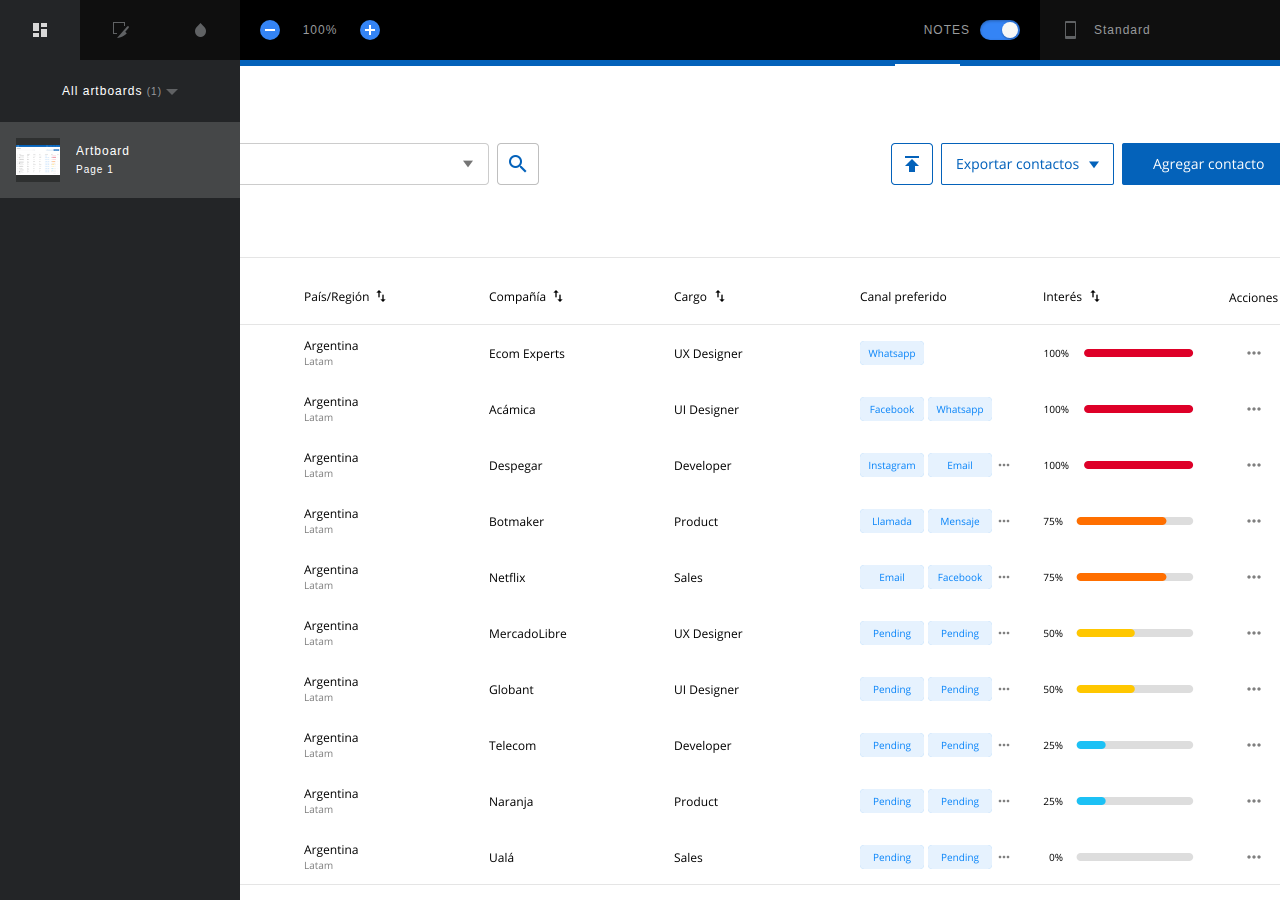
<file: front/resources/DWFS_Proyecto_04_Data+Warehouse_UI+Kit+y+assets/DWFS_Proyecto_04_Data Warehouse/links y previews/01 Inicio/index.html>
<!DOCTYPE html>
<html lang="en">
  <head>
    <meta charset="utf-8">
    <meta http-equiv="X-UA-Compatible" content="IE=edge">
    <meta name="viewport" content="width=device-width, initial-scale=1">
    <title>Spec Export - Sketch Measure 2.4</title>
    <style type="text/css">
    /*! normalize.css v4.1.1 | MIT License | github.com/necolas/normalize.css */html{font-family:sans-serif;-ms-text-size-adjust:100%;-webkit-text-size-adjust:100%}body{margin:0}article,aside,details,figcaption,figure,footer,header,main,menu,nav,section,summary{display:block}audio,canvas,progress,video{display:inline-block}audio:not([controls]){display:none;height:0}progress{vertical-align:baseline}template,[hidden]{display:none}a{background-color:transparent;-webkit-text-decoration-skip:objects}a:active,a:hover{outline-width:0}abbr[title]{border-bottom:0;text-decoration:underline;text-decoration:underline dotted}b,strong{font-weight:inherit}b,strong{font-weight:bolder}dfn{font-style:italic}h1{font-size:2em;margin:.67em 0}mark{background-color:#ff0;color:#000}small{font-size:80%}sub,sup{font-size:75%;line-height:0;position:relative;vertical-align:baseline}sub{bottom:-0.25em}sup{top:-0.5em}img{border-style:none}svg:not(:root){overflow:hidden}code,kbd,pre,samp{font-family:monospace,monospace;font-size:1em}figure{margin:1em 40px}hr{box-sizing:content-box;height:0;overflow:visible}button,input,select,textarea{font:inherit;margin:0}optgroup{font-weight:bold}button,input{overflow:visible}button,select{text-transform:none}button,html [type="button"],[type="reset"],[type="submit"]{-webkit-appearance:button}button::-moz-focus-inner,[type="button"]::-moz-focus-inner,[type="reset"]::-moz-focus-inner,[type="submit"]::-moz-focus-inner{border-style:none;padding:0}button:-moz-focusring,[type="button"]:-moz-focusring,[type="reset"]:-moz-focusring,[type="submit"]:-moz-focusring{outline:1px dotted ButtonText}fieldset{border:1px solid silver;margin:0 2px;padding:.35em .625em .75em}legend{box-sizing:border-box;color:inherit;display:table;max-width:100%;padding:0;white-space:normal}textarea{overflow:auto}[type="checkbox"],[type="radio"]{box-sizing:border-box;padding:0}[type="number"]::-webkit-inner-spin-button,[type="number"]::-webkit-outer-spin-button{height:auto}[type="search"]{-webkit-appearance:textfield;outline-offset:-2px}[type="search"]::-webkit-search-cancel-button,[type="search"]::-webkit-search-decoration{-webkit-appearance:none}::-webkit-input-placeholder{color:inherit;opacity:.54}::-webkit-file-upload-button{-webkit-appearance:button;font:inherit}

*{box-sizing:border-box;}
::-webkit-scrollbar{width:8px;height:8px;background:#202123;border-radius:4px;}
::-webkit-scrollbar-thumb{border:1px solid rgba(255,255,255,.16);background-color:rgba(0,0,0,.64);border-radius:4px;}
::-webkit-scrollbar-corner,
::-webkit-resizer{background:#202123;}
html{width:100vw;height:100vh;overflow:hidden;}
body{-webkit-user-select:none;width:100vw;height:100vh;min-width:1024px;font-family:HelveticaNeue,Helvetica,Arial,sans-serif;font-size:12px;color:#989A9C;background:#191919;letter-spacing:1px;overflow:hidden;}
header{position:relative;height:60px;display:flex;align-items:center;z-index:215;background:#000;}
header .header-center,header .header-left,header .header-right{width:240px;height:60px;background:#0F0F0F;}
header .header-center{display:flex;flex:1;background:#000;}
header .header-center .show-notes,header .header-center .zoom-widget{padding:20px;width:160px;}
header .header-center h1{flex:1;}
header .header-center .show-notes{text-align:right;line-height:20px;}
header .header-center .show-notes .slidebox{margin-left:10px;}
header .header-left{display:flex;}
.zoom-widget{display:flex;}
.zoom-widget button{position:relative;display:block;width:20px;height:20px;border-radius:10px;border:0;background:#3484F5;cursor:pointer;}
.zoom-widget button:after,.zoom-widget button:before{position:absolute;top:9px;left:5px;content:"";display:block;width:10px;height:2px;background:#FFF;}
.zoom-widget button:after{top:5px;left:9px;width:2px;height:10px;}
.zoom-widget button:disabled{background:#222;cursor:default;}
.zoom-widget button:disabled:after,.zoom-widget button:disabled:before{background:#606264;}
.zoom-widget button.zoom-in:after{display:none;}
.zoom-widget .zoom-text{display:block;text-align:center;line-height:20px;flex:1;}
.unit-box{height:60px;}
.unit-box .overlay{content:"";position:absolute;top:60px;left:0;width:100vw;height:calc(100vh - 60px);display:none;background:rgba(0,0,0,.56);z-index:1;}
.unit-box:focus .overlay{display:block;}
.unit-box:focus{height:auto;outline:0;}
.unit-box h3,.unit-box p{position:relative;margin:0;padding:20px 20px 20px 54px;display:block;height:100%;line-height:20px;font-size:12px;font-weight:400;cursor:pointer;}
.unit-box h3,.unit-box:focus p{display:none;}
.unit-box h3:before,.unit-box p:before{position:absolute;top:18px;left:18px;content:"";display:block;width:24px;height:24px;background:url([data-uri]) no-repeat;background-size:24px 24px;}
.unit-box ul{position:absolute;margin:1px 0 0 240px;padding:0;list-style:none;background:#0F0F0F;width:240px;height:calc(100vh - 61px);overflow:auto;display:block;transition:all .15s ease;z-index:2;}
.unit-box:focus h3{color:#3A3A3A;display:block;}
.unit-box:focus ul{margin:1px 0 0;}
.unit-box .sub-title,.unit-box label{display:flex;padding:14px 20px;}
.unit-box label{cursor:pointer;}
.unit-box li:hover label{color:#FFF;}
.page-list label span,.unit-box label span{flex:1;}
.page-list input,.unit-box input{position:absolute;visibility:hidden;}
.page-list span:before,.unit-box span:before{float:right;display:block;content:"";width:16px;height:16px;}
.page-list input:checked+span:before,.page-list label:hover span:before,.unit-box input:checked+span:before,.unit-box label:hover span:before{background-image:url([data-uri]);background-size:50px 100px;}
.page-list label:hover span:before,.unit-box label:hover span:before{background-position:0 -50px;}
.page-list input:checked+span:before,.unit-box input:checked+span:before{background-position:0 0;}
.unit-box .sub-title{font-size:12px;background:#000;color:#3A3A3A;}
main{position:relative;height:calc(100vh - 60px);}
.inspector,.navbar{position:absolute;top:0;bottom:0;display:flex;width:240px;background:#232527;z-index:5;}
.inspector{transition:all .15s ease;right:-240px;display:block;}
.inspector.active{right:0;}
.navbar{left:-240px;width:240px;transition:all .15s ease;}
.navbar.on{left:0;}
.navbar nav{width:40px;background:#000204;}
.navbar section{flex:1;}
.tab{margin:0;padding:0;display:flex;width:100%;list-style:none;}
.tab li{display:flex;flex:1;height:60px;cursor:pointer;font-size:12px;justify-content:center;align-items:center;}
.tab li.current{background-color:#232527;}
.tab li:before{content:"";width:40px;height:40px;background:url([data-uri]) no-repeat -50px 0;background-size:100px 150px;overflow:hidden;}
.tab li.current:before{background-position-x:0;}
.tab li.icon-slices:before{background-position-y:-50px;}
.tab li.icon-colors:before{background-position-y:-100px;}
#inspector .code-item{display:none!important;}
#inspector .code-item textarea{padding: 16px;}
#inspector .code-item.select{display: block!important;}
#inspector .tab li{height:40px;}
#inspector .tab li:before{background-image:url([data-uri]);
}
#inspector .tab li.select{background-color:rgba(255,255,255,.05);}
#inspector .tab li.select:before{background-position-x: 0;}
#inspector .tab li.icon-android-panel:before {background-position-y: -50px;}
#inspector .tab li.icon-ios-panel:before {background-position-y: -100px;}
.screen-viewer{position:absolute;width:100vw;height:calc(100vh - 60px);background:#191919 url([data-uri]);background-size:16px 16px;overflow:auto;}
.screen-viewer,.screen-viewer .overlay{position:absolute;width:100vw;height:calc(100vh - 60px);background:#191919 url([data-uri]);background-size:16px 16px;overflow:auto;}
.screen-viewer .overlay{display:none;position:fixed;top:60px;left:0;background:transparent;overflow:hidden;z-index:2;cursor:none;}
.screen-viewer.moving-screen .overlay{display:block;}
.screen-viewer-inner{position:relative;margin:0 auto;}
.screen{margin:0 auto;position:absolute;left:50%;top:50%;background:#FFF;box-shadow:0 2px 10px 0 rgba(0,0,0,.2);transition:all .15s ease;}
.layer{position:absolute;cursor:pointer;}
.hover,.selected{border:1px solid #EE6723;}
.has-slice{border:1px dashed #EE6723;background:rgba(255,85,0,.32);}
.layer b,.layer i{position:absolute;width:5px;height:5px;background:#FFF;border:1px solid #EE6723;border-radius:50%;overflow:hidden;display:none;}
.layer b{width:3px;height:3px;background:#EE6723;}
.selected i{display:block;}
.distance.h div[data-width]:before,.distance.v div[data-height]:before,.selected:after,.selected:before{position:absolute;display:block;left:50%;top:-23px;transform:translateX(-50%);content:attr(data-width);font-size:12px;color:#FFF;height:12px;line-height:12px;padding:4px;background:#EE6723;border-radius:2px;z-index:1;}
.percentage-mode .distance.h div[data-width]:before,.percentage-mode .distance.v div[data-height]:before,.percentage-mode .selected:after,.percentage-mode .selected:before{content:attr(percentage-width);}
.selected.hidden:after,.selected.hidden:before{display:none;}
.distance.v div[data-height]:before,.selected:after{content:attr(data-height);left:auto;right:0;top:50%;transform:translateX(calc(100% + 3px)) translateY(-50%);}
.percentage-mode .distance.v div[data-height]:before,.percentage-mode .selected:after{content:attr(percentage-height);}
.layer .tl{top:-3px;left:-3px;}
.layer .tr{top:-3px;right:-3px;}
.layer .bl{bottom:-3px;left:-3px;}
.layer .br{bottom:-3px;right:-3px;}
.hover{border:1px solid #419bf9;}
.selected{border:1px solid #EE6723;}
.ruler{position:absolute;width:100%;height:100%;border:1px dashed #419bf9;}
.ruler.h{border-left:0;border-right:0;}
.ruler.v{border-top:0;border-bottom:0;}
.distance,.distance div,.distance div:before,.distance:after,.distance:before{position:absolute;}
.distance.v,.distance.v div{width:1px;}
.distance.h,.distance.h div{height:1px;}
.distance.v div{top:0;bottom:0;background:#EE6723;}
.distance.h div{left:0;right:0;background:#EE6723;}
.distance.v:after,.distance.v:before{content:"";top:0;left:-2px;width:5px;height:1px;background:#EE6723;}
.distance.h:after,.distance.h:before{content:"";top:-2px;left:0;width:1px;height:5px;background:#EE6723;}
.distance.v:after{top:auto;bottom:0;}
.distance.h:after{left:auto;right:0;}
.note{position:absolute;margin:-12px 0 0 -12px;width:24px;height:24px;background:#F5A623;border-radius:50%;border:2px solid #FFF;box-shadow:0 0 3px rgba(0,0,0,.24);}
.note:before{content:attr(data-index);font-size:12px;display:block;color:#FFF;text-align:center;width:100%;height:100%;line-height:20px;}
.note:hover{box-shadow:0 0 3px rgba(0,0,0,.64);}
.note div{position:absolute;top:50%;left:30px;border-radius:4px;padding:8px;background:#FFF;box-shadow:0 0 3px rgba(0,0,0,.5);-webkit-user-select:text;color:#222;transform:translateY(-50%);z-index:2;}
.note div:before{content:"";position:absolute;left:-7px;top:50%;width:8px;height:14px;background:url([data-uri]) no-repeat;background-size:8px 14px;transform:translateY(-50%);}
.slidebox{position:relative;width:40px;height:20px;display:inline-block;}
.slidebox input{visibility:hidden;}
.slidebox label{position:absolute;top:0;left:0;width:40px;height:20px;background:#898989;box-shadow:inset 0 1px 3px 0 rgba(0,0,0,.3);border-radius:10px;cursor:pointer;transition:all .2s ease;}
.slidebox label:after{position:absolute;content:"";top:2px;left:2px;width:16px;height:16px;background-image:linear-gradient(-180deg,#F8F9F6 0,#F5F5F5 100%);box-shadow:0 1px 2px 0 rgba(0,0,0,.3);border-radius:8px;transition:all .15s ease;}
.slidebox input[type=checkbox]:checked+label{background:#3484F5;}
.slidebox input[type=checkbox]:checked+label:after{left:22px;}
.inspector{overflow:auto;}
.inspector h2,.inspector h3{margin:0;padding:0;font-weight:400;}
.inspector h2{font-size:12px;line-height:24px;padding:12px 16px;text-align:center;}
.inspector h3{height:32px;font-size:12px;line-height:32px;padding:0 16px;background-image:linear-gradient(90deg,rgba(0,4,9,.32) 0,rgba(0,2,4,0) 100%);}
.inspector .context{padding:16px;}
.inspector .color,.inspector .item{display:flex;margin:0 0 8px;}
.inspector .item[data-label]:before{content:attr(data-label);display:block;width:70px;font-size:12px;height:24px;line-height:24px;}
.inspector .color:last-child,.inspector .item:last-child{margin:0;}
.inspector .item div,.inspector .item label{flex:1;}
.inspector .item label{padding:0 4px;}
.inspector .item label:first-child{padding:0 4px 0 0;}
.inspector .item label:last-child{padding:0 0 0 4px;}
.inspector .item label:only-child{padding:0;}
.inspector .item label[data-label]:after{content:attr(data-label);font-size:10px;text-align:center;display:block;margin:2px 0 0;}
.inspector input,.inspector textarea{padding:3px 4px;width:100%;background:rgba(255,255,255,.05);border-radius:2px;border:0;line-height:18px;height:24px;font-size:12px;color:#FFF;text-align:center;outline:0;resize:none;}
.inspector textarea{min-width:100%;height:auto;text-align:left;}
.context h4{font-size:12px;font-weight:400;position:0;margin:0 0 16px;color:#FFF;}
.context h4:before{margin:0 10px 0 0;display:inline-block;content:"";width:8px;height:8px;border-radius:1px;background:#3484F5;}
.context .colors{margin:0 0 8px;}
.context .colors:last-child,.context .items-group:last-child{margin:0;}
.context .items-group{margin:0 0 24px;}
.inspector .color{display:block;}
.inspector .color[data-name]:after{content:attr(data-name);font-size:10px;text-align:center;padding:0 0 0 24px;display:block;margin:2px 0 0;}
.inspector .color label,.inspector .color label em,.inspector .color label em i{position:absolute;display:block;width:24px;height:24px;padding:0;}
.inspector .color label em{position:relative;background-color:#fff;background-image:linear-gradient(45deg,#dddadc 25%,transparent 25%,transparent 75%,#dddadc 75%,#dddadc),linear-gradient(45deg,#dddadc 25%,transparent 25%,transparent 75%,#dddadc 75%,#dddadc);background-size:12px 12px;background-position:0 0,6px 6px;border-radius:2px 0 0 2px;overflow:hidden;}
.inspector .color label em i{position:relative;}
.inspector .item .color input{text-align:center;}
.inspector .color input{padding-left:32px;width:100%;text-align:left;}
.gradient .color label:before{position:absolute;top:12px;left:11px;content:"";width:2px;height:32px;background:#FFF;z-index:2;box-shadow:0 0 2px 1px rgba(0,0,0,.2);}
.gradient .color label:after{position:absolute;top:8px;left:8px;content:"";width:8px;height:8px;background:#FFF;z-index:3;border-radius:4px;box-shadow:0 0 2px 1px rgba(0,0,0,.2);}
.gradient .color[data-name] label:before{height:42px;}
.gradient .color:last-child label:before{display:none;}
.navbar section{position:relative;overflow:auto;}
.artboard-list,.asset-list,.color-list{margin:0;padding:0;list-style:none;}
.artboard-list li{padding:16px;display:flex;cursor:pointer;}
.artboard-list li:hover,.asset-list li:hover,.color-list li:hover{background:#191A1E;}
.artboard-list li.active{background:#454748;}
.preview-img{display:block;width:44px;height:44px;text-align:center;background:rgba(0,0,0,.32);}
.preview-img:before{content:' ';display:inline-block;vertical-align:middle;height:100%;}
.preview-img img{max-width:44px;max-height:44px;background:#FFF;vertical-align:middle;}
.pages-select{padding:24px;position:relative;}
.pages-select h3{margin:0;text-align:center;font-size:12px;font-weight:400;color:#FFF;cursor:pointer;}
.page-list em,.pages-select h3 em{font-style:normal;font-size:10px;color:#989A9C;}
.pages-select h3:after{content:"";margin:0 0 0 4px;width:12px;height:6px;display:inline-block;background:url([data-uri]) no-repeat;background-size:12px 6px;}
.pages-select .page-list{display:none;position:absolute;left:50%;transform:translateX(-50%);margin:-32px 0 0;padding:8px;border-radius:4px;list-style:none;width:180px;background:#0F0F0F;box-shadow:0 2px 10px 0 rgba(0,0,0,.8);}
.pages-select:focus{outline:0;}
.pages-select:focus .page-list{display:block;}
.pages-select .page-list label{padding:10px;cursor:pointer;}
.pages-select .page-list label,.pages-select .page-list span{display:block;}
.page-list span:before{position:absolute;right:8px;}
.exportable{margin:0;padding:0;list-style:none;background:#191A1E;border:1px solid #2D2F31;border-radius:4px;}
.exportable li{position:relative;padding:0 8px;height:32px;line-height:32px;border-bottom:1px solid #222;white-space:nowrap;text-overflow:ellipsis;}
.exportable li a{color:#FFF;text-decoration:none;outline:0;}
.exportable li:last-child{border:0;}
.exportable img{position:absolute;top:0;left:0;width:100%;height:100%;opacity:0;}
.asset-list li,.color-list li{padding:24px;display:flex;cursor:pointer;}
.color-list li{cursor:default;}
.asset-list li picture,.color-list li em{position:relative;display:block;text-align:center;width:32px;height:32px;background-color:#4A4A4A;background-image:linear-gradient(45deg,#000 25%,transparent 25%,transparent 75%,#000 75%,#000),linear-gradient(45deg,#000 25%,transparent 25%,transparent 75%,#000 75%,#000);background-size:8px 8px;background-position:0 0,4px 4px;border-radius:2px;}
.color-list li em{background-color:#fff;background-image:linear-gradient(45deg,#dddadc 25%,transparent 25%,transparent 75%,#dddadc 75%,#dddadc),linear-gradient(45deg,#dddadc 25%,transparent 25%,transparent 75%,#dddadc 75%,#dddadc);border-radius:50%;overflow:hidden;}
.color-list li em i{position:absolute;top:0;left:0;right:0;bottom:0;}
.artboard-list li div,.asset-list li div,.color-list li div{padding:0 0 0 16px;flex:1;}
.artboard-list li div{padding:6px 0 4px 16px;}
.asset-list li picture:before{content:"";display:inline-block;height:100%;vertical-align:middle;}
.asset-list li picture img{vertical-align:middle;max-width:28px;max-height:28px;}
.asset-list li picture:after{content:"";position:absolute;top:0;left:0;right:0;bottom:0;}
.artboard-list h3, .asset-list h3,.color-list h3{margin:0 0 4px;padding:0;color:#FFF;font-size:12px;font-weight:400;overflow:hidden;text-overflow:ellipsis;}
.artboard-list small, .asset-list small,.color-list small{font-size:10px;}
.artboard-list li.active small{color:#FFF;}
.empty{position:absolute;top:30%;left:0;right:0;transform:translateY(-50%);vertical-align:middle;text-align:center;}
.message{position:absolute;top:50%;left:50%;padding:10px 20px;max-width:320px;transform:translateX(-50%) translateY(-50%);text-align:center;border-radius:4px;background:rgba(0,0,0,.96);border: 1px solid rgba(255,255,255,.16);color:#FFF;box-shadow:0 2px 10px rgba(0,0,0,.32);z-index:9;display:none;}
.cursor{position:absolute;display:none;margin:-8px 0 0 -8px;top:50%;left:50%;width:16px;height:17px;background-size:16px 17px;background-image: url('[data-uri]');background-repeat:no-repeat;cursor:none;z-index:1;
}
.cursor.show{display:block;}
.cursor.moving{background-image: url('[data-uri]');}
    </style>
    <script type="text/javascript">
    <!--
    /*! jQuery v3.0.0 | (c) jQuery Foundation | jquery.org/license */
!function(a,b){"use strict";"object"==typeof module&&"object"==typeof module.exports?module.exports=a.document?b(a,!0):function(a){if(!a.document)throw new Error("jQuery requires a window with a document");return b(a)}:b(a)}("undefined"!=typeof window?window:this,function(a,b){"use strict";var c=[],d=a.document,e=Object.getPrototypeOf,f=c.slice,g=c.concat,h=c.push,i=c.indexOf,j={},k=j.toString,l=j.hasOwnProperty,m=l.toString,n=m.call(Object),o={};function p(a,b){b=b||d;var c=b.createElement("script");c.text=a,b.head.appendChild(c).parentNode.removeChild(c)}var q="3.0.0",r=function(a,b){return new r.fn.init(a,b)},s=/^[\s\uFEFF\xA0]+|[\s\uFEFF\xA0]+$/g,t=/^-ms-/,u=/-([a-z])/g,v=function(a,b){return b.toUpperCase()};r.fn=r.prototype={jquery:q,constructor:r,length:0,toArray:function(){return f.call(this)},get:function(a){return null!=a?0>a?this[a+this.length]:this[a]:f.call(this)},pushStack:function(a){var b=r.merge(this.constructor(),a);return b.prevObject=this,b},each:function(a){return r.each(this,a)},map:function(a){return this.pushStack(r.map(this,function(b,c){return a.call(b,c,b)}))},slice:function(){return this.pushStack(f.apply(this,arguments))},first:function(){return this.eq(0)},last:function(){return this.eq(-1)},eq:function(a){var b=this.length,c=+a+(0>a?b:0);return this.pushStack(c>=0&&b>c?[this[c]]:[])},end:function(){return this.prevObject||this.constructor()},push:h,sort:c.sort,splice:c.splice},r.extend=r.fn.extend=function(){var a,b,c,d,e,f,g=arguments[0]||{},h=1,i=arguments.length,j=!1;for("boolean"==typeof g&&(j=g,g=arguments[h]||{},h++),"object"==typeof g||r.isFunction(g)||(g={}),h===i&&(g=this,h--);i>h;h++)if(null!=(a=arguments[h]))for(b in a)c=g[b],d=a[b],g!==d&&(j&&d&&(r.isPlainObject(d)||(e=r.isArray(d)))?(e?(e=!1,f=c&&r.isArray(c)?c:[]):f=c&&r.isPlainObject(c)?c:{},g[b]=r.extend(j,f,d)):void 0!==d&&(g[b]=d));return g},r.extend({expando:"jQuery"+(q+Math.random()).replace(/\D/g,""),isReady:!0,error:function(a){throw new Error(a)},noop:function(){},isFunction:function(a){return"function"===r.type(a)},isArray:Array.isArray,isWindow:function(a){return null!=a&&a===a.window},isNumeric:function(a){var b=r.type(a);return("number"===b||"string"===b)&&!isNaN(a-parseFloat(a))},isPlainObject:function(a){var b,c;return a&&"[object Object]"===k.call(a)?(b=e(a))?(c=l.call(b,"constructor")&&b.constructor,"function"==typeof c&&m.call(c)===n):!0:!1},isEmptyObject:function(a){var b;for(b in a)return!1;return!0},type:function(a){return null==a?a+"":"object"==typeof a||"function"==typeof a?j[k.call(a)]||"object":typeof a},globalEval:function(a){p(a)},camelCase:function(a){return a.replace(t,"ms-").replace(u,v)},nodeName:function(a,b){return a.nodeName&&a.nodeName.toLowerCase()===b.toLowerCase()},each:function(a,b){var c,d=0;if(w(a)){for(c=a.length;c>d;d++)if(b.call(a[d],d,a[d])===!1)break}else for(d in a)if(b.call(a[d],d,a[d])===!1)break;return a},trim:function(a){return null==a?"":(a+"").replace(s,"")},makeArray:function(a,b){var c=b||[];return null!=a&&(w(Object(a))?r.merge(c,"string"==typeof a?[a]:a):h.call(c,a)),c},inArray:function(a,b,c){return null==b?-1:i.call(b,a,c)},merge:function(a,b){for(var c=+b.length,d=0,e=a.length;c>d;d++)a[e++]=b[d];return a.length=e,a},grep:function(a,b,c){for(var d,e=[],f=0,g=a.length,h=!c;g>f;f++)d=!b(a[f],f),d!==h&&e.push(a[f]);return e},map:function(a,b,c){var d,e,f=0,h=[];if(w(a))for(d=a.length;d>f;f++)e=b(a[f],f,c),null!=e&&h.push(e);else for(f in a)e=b(a[f],f,c),null!=e&&h.push(e);return g.apply([],h)},guid:1,proxy:function(a,b){var c,d,e;return"string"==typeof b&&(c=a[b],b=a,a=c),r.isFunction(a)?(d=f.call(arguments,2),e=function(){return a.apply(b||this,d.concat(f.call(arguments)))},e.guid=a.guid=a.guid||r.guid++,e):void 0},now:Date.now,support:o}),"function"==typeof Symbol&&(r.fn[Symbol.iterator]=c[Symbol.iterator]),r.each("Boolean Number String Function Array Date RegExp Object Error Symbol".split(" "),function(a,b){j["[object "+b+"]"]=b.toLowerCase()});function w(a){var b=!!a&&"length"in a&&a.length,c=r.type(a);return"function"===c||r.isWindow(a)?!1:"array"===c||0===b||"number"==typeof b&&b>0&&b-1 in a}var x=function(a){var b,c,d,e,f,g,h,i,j,k,l,m,n,o,p,q,r,s,t,u="sizzle"+1*new Date,v=a.document,w=0,x=0,y=ha(),z=ha(),A=ha(),B=function(a,b){return a===b&&(l=!0),0},C={}.hasOwnProperty,D=[],E=D.pop,F=D.push,G=D.push,H=D.slice,I=function(a,b){for(var c=0,d=a.length;d>c;c++)if(a[c]===b)return c;return-1},J="checked|selected|async|autofocus|autoplay|controls|defer|disabled|hidden|ismap|loop|multiple|open|readonly|required|scoped",K="[\\x20\\t\\r\\n\\f]",L="(?:\\\\.|[\\w-]|[^\x00-\\xa0])+",M="\\["+K+"*("+L+")(?:"+K+"*([*^$|!~]?=)"+K+"*(?:'((?:\\\\.|[^\\\\'])*)'|\"((?:\\\\.|[^\\\\\"])*)\"|("+L+"))|)"+K+"*\\]",N=":("+L+")(?:\\((('((?:\\\\.|[^\\\\'])*)'|\"((?:\\\\.|[^\\\\\"])*)\")|((?:\\\\.|[^\\\\()[\\]]|"+M+")*)|.*)\\)|)",O=new RegExp(K+"+","g"),P=new RegExp("^"+K+"+|((?:^|[^\\\\])(?:\\\\.)*)"+K+"+$","g"),Q=new RegExp("^"+K+"*,"+K+"*"),R=new RegExp("^"+K+"*([>+~]|"+K+")"+K+"*"),S=new RegExp("="+K+"*([^\\]'\"]*?)"+K+"*\\]","g"),T=new RegExp(N),U=new RegExp("^"+L+"$"),V={ID:new RegExp("^#("+L+")"),CLASS:new RegExp("^\\.("+L+")"),TAG:new RegExp("^("+L+"|[*])"),ATTR:new RegExp("^"+M),PSEUDO:new RegExp("^"+N),CHILD:new RegExp("^:(only|first|last|nth|nth-last)-(child|of-type)(?:\\("+K+"*(even|odd|(([+-]|)(\\d*)n|)"+K+"*(?:([+-]|)"+K+"*(\\d+)|))"+K+"*\\)|)","i"),bool:new RegExp("^(?:"+J+")$","i"),needsContext:new RegExp("^"+K+"*[>+~]|:(even|odd|eq|gt|lt|nth|first|last)(?:\\("+K+"*((?:-\\d)?\\d*)"+K+"*\\)|)(?=[^-]|$)","i")},W=/^(?:input|select|textarea|button)$/i,X=/^h\d$/i,Y=/^[^{]+\{\s*\[native \w/,Z=/^(?:#([\w-]+)|(\w+)|\.([\w-]+))$/,$=/[+~]/,_=new RegExp("\\\\([\\da-f]{1,6}"+K+"?|("+K+")|.)","ig"),aa=function(a,b,c){var d="0x"+b-65536;return d!==d||c?b:0>d?String.fromCharCode(d+65536):String.fromCharCode(d>>10|55296,1023&d|56320)},ba=/([\0-\x1f\x7f]|^-?\d)|^-$|[^\x80-\uFFFF\w-]/g,ca=function(a,b){return b?"\x00"===a?"\ufffd":a.slice(0,-1)+"\\"+a.charCodeAt(a.length-1).toString(16)+" ":"\\"+a},da=function(){m()},ea=ta(function(a){return a.disabled===!0},{dir:"parentNode",next:"legend"});try{G.apply(D=H.call(v.childNodes),v.childNodes),D[v.childNodes.length].nodeType}catch(fa){G={apply:D.length?function(a,b){F.apply(a,H.call(b))}:function(a,b){var c=a.length,d=0;while(a[c++]=b[d++]);a.length=c-1}}}function ga(a,b,d,e){var f,h,j,k,l,o,r,s=b&&b.ownerDocument,w=b?b.nodeType:9;if(d=d||[],"string"!=typeof a||!a||1!==w&&9!==w&&11!==w)return d;if(!e&&((b?b.ownerDocument||b:v)!==n&&m(b),b=b||n,p)){if(11!==w&&(l=Z.exec(a)))if(f=l[1]){if(9===w){if(!(j=b.getElementById(f)))return d;if(j.id===f)return d.push(j),d}else if(s&&(j=s.getElementById(f))&&t(b,j)&&j.id===f)return d.push(j),d}else{if(l[2])return G.apply(d,b.getElementsByTagName(a)),d;if((f=l[3])&&c.getElementsByClassName&&b.getElementsByClassName)return G.apply(d,b.getElementsByClassName(f)),d}if(c.qsa&&!A[a+" "]&&(!q||!q.test(a))){if(1!==w)s=b,r=a;else if("object"!==b.nodeName.toLowerCase()){(k=b.getAttribute("id"))?k=k.replace(ba,ca):b.setAttribute("id",k=u),o=g(a),h=o.length;while(h--)o[h]="#"+k+" "+sa(o[h]);r=o.join(","),s=$.test(a)&&qa(b.parentNode)||b}if(r)try{return G.apply(d,s.querySelectorAll(r)),d}catch(x){}finally{k===u&&b.removeAttribute("id")}}}return i(a.replace(P,"$1"),b,d,e)}function ha(){var a=[];function b(c,e){return a.push(c+" ")>d.cacheLength&&delete b[a.shift()],b[c+" "]=e}return b}function ia(a){return a[u]=!0,a}function ja(a){var b=n.createElement("fieldset");try{return!!a(b)}catch(c){return!1}finally{b.parentNode&&b.parentNode.removeChild(b),b=null}}function ka(a,b){var c=a.split("|"),e=c.length;while(e--)d.attrHandle[c[e]]=b}function la(a,b){var c=b&&a,d=c&&1===a.nodeType&&1===b.nodeType&&a.sourceIndex-b.sourceIndex;if(d)return d;if(c)while(c=c.nextSibling)if(c===b)return-1;return a?1:-1}function ma(a){return function(b){var c=b.nodeName.toLowerCase();return"input"===c&&b.type===a}}function na(a){return function(b){var c=b.nodeName.toLowerCase();return("input"===c||"button"===c)&&b.type===a}}function oa(a){return function(b){return"label"in b&&b.disabled===a||"form"in b&&b.disabled===a||"form"in b&&b.disabled===!1&&(b.isDisabled===a||b.isDisabled!==!a&&("label"in b||!ea(b))!==a)}}function pa(a){return ia(function(b){return b=+b,ia(function(c,d){var e,f=a([],c.length,b),g=f.length;while(g--)c[e=f[g]]&&(c[e]=!(d[e]=c[e]))})})}function qa(a){return a&&"undefined"!=typeof a.getElementsByTagName&&a}c=ga.support={},f=ga.isXML=function(a){var b=a&&(a.ownerDocument||a).documentElement;return b?"HTML"!==b.nodeName:!1},m=ga.setDocument=function(a){var b,e,g=a?a.ownerDocument||a:v;return g!==n&&9===g.nodeType&&g.documentElement?(n=g,o=n.documentElement,p=!f(n),v!==n&&(e=n.defaultView)&&e.top!==e&&(e.addEventListener?e.addEventListener("unload",da,!1):e.attachEvent&&e.attachEvent("onunload",da)),c.attributes=ja(function(a){return a.className="i",!a.getAttribute("className")}),c.getElementsByTagName=ja(function(a){return a.appendChild(n.createComment("")),!a.getElementsByTagName("*").length}),c.getElementsByClassName=Y.test(n.getElementsByClassName),c.getById=ja(function(a){return o.appendChild(a).id=u,!n.getElementsByName||!n.getElementsByName(u).length}),c.getById?(d.find.ID=function(a,b){if("undefined"!=typeof b.getElementById&&p){var c=b.getElementById(a);return c?[c]:[]}},d.filter.ID=function(a){var b=a.replace(_,aa);return function(a){return a.getAttribute("id")===b}}):(delete d.find.ID,d.filter.ID=function(a){var b=a.replace(_,aa);return function(a){var c="undefined"!=typeof a.getAttributeNode&&a.getAttributeNode("id");return c&&c.value===b}}),d.find.TAG=c.getElementsByTagName?function(a,b){return"undefined"!=typeof b.getElementsByTagName?b.getElementsByTagName(a):c.qsa?b.querySelectorAll(a):void 0}:function(a,b){var c,d=[],e=0,f=b.getElementsByTagName(a);if("*"===a){while(c=f[e++])1===c.nodeType&&d.push(c);return d}return f},d.find.CLASS=c.getElementsByClassName&&function(a,b){return"undefined"!=typeof b.getElementsByClassName&&p?b.getElementsByClassName(a):void 0},r=[],q=[],(c.qsa=Y.test(n.querySelectorAll))&&(ja(function(a){o.appendChild(a).innerHTML="<a id='"+u+"'></a><select id='"+u+"-\r\\' msallowcapture=''><option selected=''></option></select>",a.querySelectorAll("[msallowcapture^='']").length&&q.push("[*^$]="+K+"*(?:''|\"\")"),a.querySelectorAll("[selected]").length||q.push("\\["+K+"*(?:value|"+J+")"),a.querySelectorAll("[id~="+u+"-]").length||q.push("~="),a.querySelectorAll(":checked").length||q.push(":checked"),a.querySelectorAll("a#"+u+"+*").length||q.push(".#.+[+~]")}),ja(function(a){a.innerHTML="<a href='' disabled='disabled'></a><select disabled='disabled'><option/></select>";var b=n.createElement("input");b.setAttribute("type","hidden"),a.appendChild(b).setAttribute("name","D"),a.querySelectorAll("[name=d]").length&&q.push("name"+K+"*[*^$|!~]?="),2!==a.querySelectorAll(":enabled").length&&q.push(":enabled",":disabled"),o.appendChild(a).disabled=!0,2!==a.querySelectorAll(":disabled").length&&q.push(":enabled",":disabled"),a.querySelectorAll("*,:x"),q.push(",.*:")})),(c.matchesSelector=Y.test(s=o.matches||o.webkitMatchesSelector||o.mozMatchesSelector||o.oMatchesSelector||o.msMatchesSelector))&&ja(function(a){c.disconnectedMatch=s.call(a,"*"),s.call(a,"[s!='']:x"),r.push("!=",N)}),q=q.length&&new RegExp(q.join("|")),r=r.length&&new RegExp(r.join("|")),b=Y.test(o.compareDocumentPosition),t=b||Y.test(o.contains)?function(a,b){var c=9===a.nodeType?a.documentElement:a,d=b&&b.parentNode;return a===d||!(!d||1!==d.nodeType||!(c.contains?c.contains(d):a.compareDocumentPosition&&16&a.compareDocumentPosition(d)))}:function(a,b){if(b)while(b=b.parentNode)if(b===a)return!0;return!1},B=b?function(a,b){if(a===b)return l=!0,0;var d=!a.compareDocumentPosition-!b.compareDocumentPosition;return d?d:(d=(a.ownerDocument||a)===(b.ownerDocument||b)?a.compareDocumentPosition(b):1,1&d||!c.sortDetached&&b.compareDocumentPosition(a)===d?a===n||a.ownerDocument===v&&t(v,a)?-1:b===n||b.ownerDocument===v&&t(v,b)?1:k?I(k,a)-I(k,b):0:4&d?-1:1)}:function(a,b){if(a===b)return l=!0,0;var c,d=0,e=a.parentNode,f=b.parentNode,g=[a],h=[b];if(!e||!f)return a===n?-1:b===n?1:e?-1:f?1:k?I(k,a)-I(k,b):0;if(e===f)return la(a,b);c=a;while(c=c.parentNode)g.unshift(c);c=b;while(c=c.parentNode)h.unshift(c);while(g[d]===h[d])d++;return d?la(g[d],h[d]):g[d]===v?-1:h[d]===v?1:0},n):n},ga.matches=function(a,b){return ga(a,null,null,b)},ga.matchesSelector=function(a,b){if((a.ownerDocument||a)!==n&&m(a),b=b.replace(S,"='$1']"),c.matchesSelector&&p&&!A[b+" "]&&(!r||!r.test(b))&&(!q||!q.test(b)))try{var d=s.call(a,b);if(d||c.disconnectedMatch||a.document&&11!==a.document.nodeType)return d}catch(e){}return ga(b,n,null,[a]).length>0},ga.contains=function(a,b){return(a.ownerDocument||a)!==n&&m(a),t(a,b)},ga.attr=function(a,b){(a.ownerDocument||a)!==n&&m(a);var e=d.attrHandle[b.toLowerCase()],f=e&&C.call(d.attrHandle,b.toLowerCase())?e(a,b,!p):void 0;return void 0!==f?f:c.attributes||!p?a.getAttribute(b):(f=a.getAttributeNode(b))&&f.specified?f.value:null},ga.escape=function(a){return(a+"").replace(ba,ca)},ga.error=function(a){throw new Error("Syntax error, unrecognized expression: "+a)},ga.uniqueSort=function(a){var b,d=[],e=0,f=0;if(l=!c.detectDuplicates,k=!c.sortStable&&a.slice(0),a.sort(B),l){while(b=a[f++])b===a[f]&&(e=d.push(f));while(e--)a.splice(d[e],1)}return k=null,a},e=ga.getText=function(a){var b,c="",d=0,f=a.nodeType;if(f){if(1===f||9===f||11===f){if("string"==typeof a.textContent)return a.textContent;for(a=a.firstChild;a;a=a.nextSibling)c+=e(a)}else if(3===f||4===f)return a.nodeValue}else while(b=a[d++])c+=e(b);return c},d=ga.selectors={cacheLength:50,createPseudo:ia,match:V,attrHandle:{},find:{},relative:{">":{dir:"parentNode",first:!0}," ":{dir:"parentNode"},"+":{dir:"previousSibling",first:!0},"~":{dir:"previousSibling"}},preFilter:{ATTR:function(a){return a[1]=a[1].replace(_,aa),a[3]=(a[3]||a[4]||a[5]||"").replace(_,aa),"~="===a[2]&&(a[3]=" "+a[3]+" "),a.slice(0,4)},CHILD:function(a){return a[1]=a[1].toLowerCase(),"nth"===a[1].slice(0,3)?(a[3]||ga.error(a[0]),a[4]=+(a[4]?a[5]+(a[6]||1):2*("even"===a[3]||"odd"===a[3])),a[5]=+(a[7]+a[8]||"odd"===a[3])):a[3]&&ga.error(a[0]),a},PSEUDO:function(a){var b,c=!a[6]&&a[2];return V.CHILD.test(a[0])?null:(a[3]?a[2]=a[4]||a[5]||"":c&&T.test(c)&&(b=g(c,!0))&&(b=c.indexOf(")",c.length-b)-c.length)&&(a[0]=a[0].slice(0,b),a[2]=c.slice(0,b)),a.slice(0,3))}},filter:{TAG:function(a){var b=a.replace(_,aa).toLowerCase();return"*"===a?function(){return!0}:function(a){return a.nodeName&&a.nodeName.toLowerCase()===b}},CLASS:function(a){var b=y[a+" "];return b||(b=new RegExp("(^|"+K+")"+a+"("+K+"|$)"))&&y(a,function(a){return b.test("string"==typeof a.className&&a.className||"undefined"!=typeof a.getAttribute&&a.getAttribute("class")||"")})},ATTR:function(a,b,c){return function(d){var e=ga.attr(d,a);return null==e?"!="===b:b?(e+="","="===b?e===c:"!="===b?e!==c:"^="===b?c&&0===e.indexOf(c):"*="===b?c&&e.indexOf(c)>-1:"$="===b?c&&e.slice(-c.length)===c:"~="===b?(" "+e.replace(O," ")+" ").indexOf(c)>-1:"|="===b?e===c||e.slice(0,c.length+1)===c+"-":!1):!0}},CHILD:function(a,b,c,d,e){var f="nth"!==a.slice(0,3),g="last"!==a.slice(-4),h="of-type"===b;return 1===d&&0===e?function(a){return!!a.parentNode}:function(b,c,i){var j,k,l,m,n,o,p=f!==g?"nextSibling":"previousSibling",q=b.parentNode,r=h&&b.nodeName.toLowerCase(),s=!i&&!h,t=!1;if(q){if(f){while(p){m=b;while(m=m[p])if(h?m.nodeName.toLowerCase()===r:1===m.nodeType)return!1;o=p="only"===a&&!o&&"nextSibling"}return!0}if(o=[g?q.firstChild:q.lastChild],g&&s){m=q,l=m[u]||(m[u]={}),k=l[m.uniqueID]||(l[m.uniqueID]={}),j=k[a]||[],n=j[0]===w&&j[1],t=n&&j[2],m=n&&q.childNodes[n];while(m=++n&&m&&m[p]||(t=n=0)||o.pop())if(1===m.nodeType&&++t&&m===b){k[a]=[w,n,t];break}}else if(s&&(m=b,l=m[u]||(m[u]={}),k=l[m.uniqueID]||(l[m.uniqueID]={}),j=k[a]||[],n=j[0]===w&&j[1],t=n),t===!1)while(m=++n&&m&&m[p]||(t=n=0)||o.pop())if((h?m.nodeName.toLowerCase()===r:1===m.nodeType)&&++t&&(s&&(l=m[u]||(m[u]={}),k=l[m.uniqueID]||(l[m.uniqueID]={}),k[a]=[w,t]),m===b))break;return t-=e,t===d||t%d===0&&t/d>=0}}},PSEUDO:function(a,b){var c,e=d.pseudos[a]||d.setFilters[a.toLowerCase()]||ga.error("unsupported pseudo: "+a);return e[u]?e(b):e.length>1?(c=[a,a,"",b],d.setFilters.hasOwnProperty(a.toLowerCase())?ia(function(a,c){var d,f=e(a,b),g=f.length;while(g--)d=I(a,f[g]),a[d]=!(c[d]=f[g])}):function(a){return e(a,0,c)}):e}},pseudos:{not:ia(function(a){var b=[],c=[],d=h(a.replace(P,"$1"));return d[u]?ia(function(a,b,c,e){var f,g=d(a,null,e,[]),h=a.length;while(h--)(f=g[h])&&(a[h]=!(b[h]=f))}):function(a,e,f){return b[0]=a,d(b,null,f,c),b[0]=null,!c.pop()}}),has:ia(function(a){return function(b){return ga(a,b).length>0}}),contains:ia(function(a){return a=a.replace(_,aa),function(b){return(b.textContent||b.innerText||e(b)).indexOf(a)>-1}}),lang:ia(function(a){return U.test(a||"")||ga.error("unsupported lang: "+a),a=a.replace(_,aa).toLowerCase(),function(b){var c;do if(c=p?b.lang:b.getAttribute("xml:lang")||b.getAttribute("lang"))return c=c.toLowerCase(),c===a||0===c.indexOf(a+"-");while((b=b.parentNode)&&1===b.nodeType);return!1}}),target:function(b){var c=a.location&&a.location.hash;return c&&c.slice(1)===b.id},root:function(a){return a===o},focus:function(a){return a===n.activeElement&&(!n.hasFocus||n.hasFocus())&&!!(a.type||a.href||~a.tabIndex)},enabled:oa(!1),disabled:oa(!0),checked:function(a){var b=a.nodeName.toLowerCase();return"input"===b&&!!a.checked||"option"===b&&!!a.selected},selected:function(a){return a.parentNode&&a.parentNode.selectedIndex,a.selected===!0},empty:function(a){for(a=a.firstChild;a;a=a.nextSibling)if(a.nodeType<6)return!1;return!0},parent:function(a){return!d.pseudos.empty(a)},header:function(a){return X.test(a.nodeName)},input:function(a){return W.test(a.nodeName)},button:function(a){var b=a.nodeName.toLowerCase();return"input"===b&&"button"===a.type||"button"===b},text:function(a){var b;return"input"===a.nodeName.toLowerCase()&&"text"===a.type&&(null==(b=a.getAttribute("type"))||"text"===b.toLowerCase())},first:pa(function(){return[0]}),last:pa(function(a,b){return[b-1]}),eq:pa(function(a,b,c){return[0>c?c+b:c]}),even:pa(function(a,b){for(var c=0;b>c;c+=2)a.push(c);return a}),odd:pa(function(a,b){for(var c=1;b>c;c+=2)a.push(c);return a}),lt:pa(function(a,b,c){for(var d=0>c?c+b:c;--d>=0;)a.push(d);return a}),gt:pa(function(a,b,c){for(var d=0>c?c+b:c;++d<b;)a.push(d);return a})}},d.pseudos.nth=d.pseudos.eq;for(b in{radio:!0,checkbox:!0,file:!0,password:!0,image:!0})d.pseudos[b]=ma(b);for(b in{submit:!0,reset:!0})d.pseudos[b]=na(b);function ra(){}ra.prototype=d.filters=d.pseudos,d.setFilters=new ra,g=ga.tokenize=function(a,b){var c,e,f,g,h,i,j,k=z[a+" "];if(k)return b?0:k.slice(0);h=a,i=[],j=d.preFilter;while(h){c&&!(e=Q.exec(h))||(e&&(h=h.slice(e[0].length)||h),i.push(f=[])),c=!1,(e=R.exec(h))&&(c=e.shift(),f.push({value:c,type:e[0].replace(P," ")}),h=h.slice(c.length));for(g in d.filter)!(e=V[g].exec(h))||j[g]&&!(e=j[g](e))||(c=e.shift(),f.push({value:c,type:g,matches:e}),h=h.slice(c.length));if(!c)break}return b?h.length:h?ga.error(a):z(a,i).slice(0)};function sa(a){for(var b=0,c=a.length,d="";c>b;b++)d+=a[b].value;return d}function ta(a,b,c){var d=b.dir,e=b.next,f=e||d,g=c&&"parentNode"===f,h=x++;return b.first?function(b,c,e){while(b=b[d])if(1===b.nodeType||g)return a(b,c,e)}:function(b,c,i){var j,k,l,m=[w,h];if(i){while(b=b[d])if((1===b.nodeType||g)&&a(b,c,i))return!0}else while(b=b[d])if(1===b.nodeType||g)if(l=b[u]||(b[u]={}),k=l[b.uniqueID]||(l[b.uniqueID]={}),e&&e===b.nodeName.toLowerCase())b=b[d]||b;else{if((j=k[f])&&j[0]===w&&j[1]===h)return m[2]=j[2];if(k[f]=m,m[2]=a(b,c,i))return!0}}}function ua(a){return a.length>1?function(b,c,d){var e=a.length;while(e--)if(!a[e](b,c,d))return!1;return!0}:a[0]}function va(a,b,c){for(var d=0,e=b.length;e>d;d++)ga(a,b[d],c);return c}function wa(a,b,c,d,e){for(var f,g=[],h=0,i=a.length,j=null!=b;i>h;h++)(f=a[h])&&(c&&!c(f,d,e)||(g.push(f),j&&b.push(h)));return g}function xa(a,b,c,d,e,f){return d&&!d[u]&&(d=xa(d)),e&&!e[u]&&(e=xa(e,f)),ia(function(f,g,h,i){var j,k,l,m=[],n=[],o=g.length,p=f||va(b||"*",h.nodeType?[h]:h,[]),q=!a||!f&&b?p:wa(p,m,a,h,i),r=c?e||(f?a:o||d)?[]:g:q;if(c&&c(q,r,h,i),d){j=wa(r,n),d(j,[],h,i),k=j.length;while(k--)(l=j[k])&&(r[n[k]]=!(q[n[k]]=l))}if(f){if(e||a){if(e){j=[],k=r.length;while(k--)(l=r[k])&&j.push(q[k]=l);e(null,r=[],j,i)}k=r.length;while(k--)(l=r[k])&&(j=e?I(f,l):m[k])>-1&&(f[j]=!(g[j]=l))}}else r=wa(r===g?r.splice(o,r.length):r),e?e(null,g,r,i):G.apply(g,r)})}function ya(a){for(var b,c,e,f=a.length,g=d.relative[a[0].type],h=g||d.relative[" "],i=g?1:0,k=ta(function(a){return a===b},h,!0),l=ta(function(a){return I(b,a)>-1},h,!0),m=[function(a,c,d){var e=!g&&(d||c!==j)||((b=c).nodeType?k(a,c,d):l(a,c,d));return b=null,e}];f>i;i++)if(c=d.relative[a[i].type])m=[ta(ua(m),c)];else{if(c=d.filter[a[i].type].apply(null,a[i].matches),c[u]){for(e=++i;f>e;e++)if(d.relative[a[e].type])break;return xa(i>1&&ua(m),i>1&&sa(a.slice(0,i-1).concat({value:" "===a[i-2].type?"*":""})).replace(P,"$1"),c,e>i&&ya(a.slice(i,e)),f>e&&ya(a=a.slice(e)),f>e&&sa(a))}m.push(c)}return ua(m)}function za(a,b){var c=b.length>0,e=a.length>0,f=function(f,g,h,i,k){var l,o,q,r=0,s="0",t=f&&[],u=[],v=j,x=f||e&&d.find.TAG("*",k),y=w+=null==v?1:Math.random()||.1,z=x.length;for(k&&(j=g===n||g||k);s!==z&&null!=(l=x[s]);s++){if(e&&l){o=0,g||l.ownerDocument===n||(m(l),h=!p);while(q=a[o++])if(q(l,g||n,h)){i.push(l);break}k&&(w=y)}c&&((l=!q&&l)&&r--,f&&t.push(l))}if(r+=s,c&&s!==r){o=0;while(q=b[o++])q(t,u,g,h);if(f){if(r>0)while(s--)t[s]||u[s]||(u[s]=E.call(i));u=wa(u)}G.apply(i,u),k&&!f&&u.length>0&&r+b.length>1&&ga.uniqueSort(i)}return k&&(w=y,j=v),t};return c?ia(f):f}return h=ga.compile=function(a,b){var c,d=[],e=[],f=A[a+" "];if(!f){b||(b=g(a)),c=b.length;while(c--)f=ya(b[c]),f[u]?d.push(f):e.push(f);f=A(a,za(e,d)),f.selector=a}return f},i=ga.select=function(a,b,e,f){var i,j,k,l,m,n="function"==typeof a&&a,o=!f&&g(a=n.selector||a);if(e=e||[],1===o.length){if(j=o[0]=o[0].slice(0),j.length>2&&"ID"===(k=j[0]).type&&c.getById&&9===b.nodeType&&p&&d.relative[j[1].type]){if(b=(d.find.ID(k.matches[0].replace(_,aa),b)||[])[0],!b)return e;n&&(b=b.parentNode),a=a.slice(j.shift().value.length)}i=V.needsContext.test(a)?0:j.length;while(i--){if(k=j[i],d.relative[l=k.type])break;if((m=d.find[l])&&(f=m(k.matches[0].replace(_,aa),$.test(j[0].type)&&qa(b.parentNode)||b))){if(j.splice(i,1),a=f.length&&sa(j),!a)return G.apply(e,f),e;break}}}return(n||h(a,o))(f,b,!p,e,!b||$.test(a)&&qa(b.parentNode)||b),e},c.sortStable=u.split("").sort(B).join("")===u,c.detectDuplicates=!!l,m(),c.sortDetached=ja(function(a){return 1&a.compareDocumentPosition(n.createElement("fieldset"))}),ja(function(a){return a.innerHTML="<a href='#'></a>","#"===a.firstChild.getAttribute("href")})||ka("type|href|height|width",function(a,b,c){return c?void 0:a.getAttribute(b,"type"===b.toLowerCase()?1:2)}),c.attributes&&ja(function(a){return a.innerHTML="<input/>",a.firstChild.setAttribute("value",""),""===a.firstChild.getAttribute("value")})||ka("value",function(a,b,c){return c||"input"!==a.nodeName.toLowerCase()?void 0:a.defaultValue}),ja(function(a){return null==a.getAttribute("disabled")})||ka(J,function(a,b,c){var d;return c?void 0:a[b]===!0?b.toLowerCase():(d=a.getAttributeNode(b))&&d.specified?d.value:null}),ga}(a);r.find=x,r.expr=x.selectors,r.expr[":"]=r.expr.pseudos,r.uniqueSort=r.unique=x.uniqueSort,r.text=x.getText,r.isXMLDoc=x.isXML,r.contains=x.contains,r.escapeSelector=x.escape;var y=function(a,b,c){var d=[],e=void 0!==c;while((a=a[b])&&9!==a.nodeType)if(1===a.nodeType){if(e&&r(a).is(c))break;d.push(a)}return d},z=function(a,b){for(var c=[];a;a=a.nextSibling)1===a.nodeType&&a!==b&&c.push(a);return c},A=r.expr.match.needsContext,B=/^<([a-z][^\/\0>:\x20\t\r\n\f]*)[\x20\t\r\n\f]*\/?>(?:<\/\1>|)$/i,C=/^.[^:#\[\.,]*$/;function D(a,b,c){if(r.isFunction(b))return r.grep(a,function(a,d){return!!b.call(a,d,a)!==c});if(b.nodeType)return r.grep(a,function(a){return a===b!==c});if("string"==typeof b){if(C.test(b))return r.filter(b,a,c);b=r.filter(b,a)}return r.grep(a,function(a){return i.call(b,a)>-1!==c&&1===a.nodeType})}r.filter=function(a,b,c){var d=b[0];return c&&(a=":not("+a+")"),1===b.length&&1===d.nodeType?r.find.matchesSelector(d,a)?[d]:[]:r.find.matches(a,r.grep(b,function(a){return 1===a.nodeType}))},r.fn.extend({find:function(a){var b,c,d=this.length,e=this;if("string"!=typeof a)return this.pushStack(r(a).filter(function(){for(b=0;d>b;b++)if(r.contains(e[b],this))return!0}));for(c=this.pushStack([]),b=0;d>b;b++)r.find(a,e[b],c);return d>1?r.uniqueSort(c):c},filter:function(a){return this.pushStack(D(this,a||[],!1))},not:function(a){return this.pushStack(D(this,a||[],!0))},is:function(a){return!!D(this,"string"==typeof a&&A.test(a)?r(a):a||[],!1).length}});var E,F=/^(?:\s*(<[\w\W]+>)[^>]*|#([\w-]+))$/,G=r.fn.init=function(a,b,c){var e,f;if(!a)return this;if(c=c||E,"string"==typeof a){if(e="<"===a[0]&&">"===a[a.length-1]&&a.length>=3?[null,a,null]:F.exec(a),!e||!e[1]&&b)return!b||b.jquery?(b||c).find(a):this.constructor(b).find(a);if(e[1]){if(b=b instanceof r?b[0]:b,r.merge(this,r.parseHTML(e[1],b&&b.nodeType?b.ownerDocument||b:d,!0)),B.test(e[1])&&r.isPlainObject(b))for(e in b)r.isFunction(this[e])?this[e](b[e]):this.attr(e,b[e]);return this}return f=d.getElementById(e[2]),f&&(this[0]=f,this.length=1),this}return a.nodeType?(this[0]=a,this.length=1,this):r.isFunction(a)?void 0!==c.ready?c.ready(a):a(r):r.makeArray(a,this)};G.prototype=r.fn,E=r(d);var H=/^(?:parents|prev(?:Until|All))/,I={children:!0,contents:!0,next:!0,prev:!0};r.fn.extend({has:function(a){var b=r(a,this),c=b.length;return this.filter(function(){for(var a=0;c>a;a++)if(r.contains(this,b[a]))return!0})},closest:function(a,b){var c,d=0,e=this.length,f=[],g="string"!=typeof a&&r(a);if(!A.test(a))for(;e>d;d++)for(c=this[d];c&&c!==b;c=c.parentNode)if(c.nodeType<11&&(g?g.index(c)>-1:1===c.nodeType&&r.find.matchesSelector(c,a))){f.push(c);break}return this.pushStack(f.length>1?r.uniqueSort(f):f)},index:function(a){return a?"string"==typeof a?i.call(r(a),this[0]):i.call(this,a.jquery?a[0]:a):this[0]&&this[0].parentNode?this.first().prevAll().length:-1},add:function(a,b){return this.pushStack(r.uniqueSort(r.merge(this.get(),r(a,b))))},addBack:function(a){return this.add(null==a?this.prevObject:this.prevObject.filter(a))}});function J(a,b){while((a=a[b])&&1!==a.nodeType);return a}r.each({parent:function(a){var b=a.parentNode;return b&&11!==b.nodeType?b:null},parents:function(a){return y(a,"parentNode")},parentsUntil:function(a,b,c){return y(a,"parentNode",c)},next:function(a){return J(a,"nextSibling")},prev:function(a){return J(a,"previousSibling")},nextAll:function(a){return y(a,"nextSibling")},prevAll:function(a){return y(a,"previousSibling")},nextUntil:function(a,b,c){return y(a,"nextSibling",c)},prevUntil:function(a,b,c){return y(a,"previousSibling",c)},siblings:function(a){return z((a.parentNode||{}).firstChild,a)},children:function(a){return z(a.firstChild)},contents:function(a){return a.contentDocument||r.merge([],a.childNodes)}},function(a,b){r.fn[a]=function(c,d){var e=r.map(this,b,c);return"Until"!==a.slice(-5)&&(d=c),d&&"string"==typeof d&&(e=r.filter(d,e)),this.length>1&&(I[a]||r.uniqueSort(e),H.test(a)&&e.reverse()),this.pushStack(e)}});var K=/\S+/g;function L(a){var b={};return r.each(a.match(K)||[],function(a,c){b[c]=!0}),b}r.Callbacks=function(a){a="string"==typeof a?L(a):r.extend({},a);var b,c,d,e,f=[],g=[],h=-1,i=function(){for(e=a.once,d=b=!0;g.length;h=-1){c=g.shift();while(++h<f.length)f[h].apply(c[0],c[1])===!1&&a.stopOnFalse&&(h=f.length,c=!1)}a.memory||(c=!1),b=!1,e&&(f=c?[]:"")},j={add:function(){return f&&(c&&!b&&(h=f.length-1,g.push(c)),function d(b){r.each(b,function(b,c){r.isFunction(c)?a.unique&&j.has(c)||f.push(c):c&&c.length&&"string"!==r.type(c)&&d(c)})}(arguments),c&&!b&&i()),this},remove:function(){return r.each(arguments,function(a,b){var c;while((c=r.inArray(b,f,c))>-1)f.splice(c,1),h>=c&&h--}),this},has:function(a){return a?r.inArray(a,f)>-1:f.length>0},empty:function(){return f&&(f=[]),this},disable:function(){return e=g=[],f=c="",this},disabled:function(){return!f},lock:function(){return e=g=[],c||b||(f=c=""),this},locked:function(){return!!e},fireWith:function(a,c){return e||(c=c||[],c=[a,c.slice?c.slice():c],g.push(c),b||i()),this},fire:function(){return j.fireWith(this,arguments),this},fired:function(){return!!d}};return j};function M(a){return a}function N(a){throw a}function O(a,b,c){var d;try{a&&r.isFunction(d=a.promise)?d.call(a).done(b).fail(c):a&&r.isFunction(d=a.then)?d.call(a,b,c):b.call(void 0,a)}catch(a){c.call(void 0,a)}}r.extend({Deferred:function(b){var c=[["notify","progress",r.Callbacks("memory"),r.Callbacks("memory"),2],["resolve","done",r.Callbacks("once memory"),r.Callbacks("once memory"),0,"resolved"],["reject","fail",r.Callbacks("once memory"),r.Callbacks("once memory"),1,"rejected"]],d="pending",e={state:function(){return d},always:function(){return f.done(arguments).fail(arguments),this},"catch":function(a){return e.then(null,a)},pipe:function(){var a=arguments;return r.Deferred(function(b){r.each(c,function(c,d){var e=r.isFunction(a[d[4]])&&a[d[4]];f[d[1]](function(){var a=e&&e.apply(this,arguments);a&&r.isFunction(a.promise)?a.promise().progress(b.notify).done(b.resolve).fail(b.reject):b[d[0]+"With"](this,e?[a]:arguments)})}),a=null}).promise()},then:function(b,d,e){var f=0;function g(b,c,d,e){return function(){var h=this,i=arguments,j=function(){var a,j;if(!(f>b)){if(a=d.apply(h,i),a===c.promise())throw new TypeError("Thenable self-resolution");j=a&&("object"==typeof a||"function"==typeof a)&&a.then,r.isFunction(j)?e?j.call(a,g(f,c,M,e),g(f,c,N,e)):(f++,j.call(a,g(f,c,M,e),g(f,c,N,e),g(f,c,M,c.notifyWith))):(d!==M&&(h=void 0,i=[a]),(e||c.resolveWith)(h,i))}},k=e?j:function(){try{j()}catch(a){r.Deferred.exceptionHook&&r.Deferred.exceptionHook(a,k.stackTrace),b+1>=f&&(d!==N&&(h=void 0,i=[a]),c.rejectWith(h,i))}};b?k():(r.Deferred.getStackHook&&(k.stackTrace=r.Deferred.getStackHook()),a.setTimeout(k))}}return r.Deferred(function(a){c[0][3].add(g(0,a,r.isFunction(e)?e:M,a.notifyWith)),c[1][3].add(g(0,a,r.isFunction(b)?b:M)),c[2][3].add(g(0,a,r.isFunction(d)?d:N))}).promise()},promise:function(a){return null!=a?r.extend(a,e):e}},f={};return r.each(c,function(a,b){var g=b[2],h=b[5];e[b[1]]=g.add,h&&g.add(function(){d=h},c[3-a][2].disable,c[0][2].lock),g.add(b[3].fire),f[b[0]]=function(){return f[b[0]+"With"](this===f?void 0:this,arguments),this},f[b[0]+"With"]=g.fireWith}),e.promise(f),b&&b.call(f,f),f},when:function(a){var b=arguments.length,c=b,d=Array(c),e=f.call(arguments),g=r.Deferred(),h=function(a){return function(c){d[a]=this,e[a]=arguments.length>1?f.call(arguments):c,--b||g.resolveWith(d,e)}};if(1>=b&&(O(a,g.done(h(c)).resolve,g.reject),"pending"===g.state()||r.isFunction(e[c]&&e[c].then)))return g.then();while(c--)O(e[c],h(c),g.reject);return g.promise()}});var P=/^(Eval|Internal|Range|Reference|Syntax|Type|URI)Error$/;r.Deferred.exceptionHook=function(b,c){a.console&&a.console.warn&&b&&P.test(b.name)&&a.console.warn("jQuery.Deferred exception: "+b.message,b.stack,c)};var Q=r.Deferred();r.fn.ready=function(a){return Q.then(a),this},r.extend({isReady:!1,readyWait:1,holdReady:function(a){a?r.readyWait++:r.ready(!0)},ready:function(a){(a===!0?--r.readyWait:r.isReady)||(r.isReady=!0,a!==!0&&--r.readyWait>0||Q.resolveWith(d,[r]))}}),r.ready.then=Q.then;function R(){d.removeEventListener("DOMContentLoaded",R),a.removeEventListener("load",R),r.ready()}"complete"===d.readyState||"loading"!==d.readyState&&!d.documentElement.doScroll?a.setTimeout(r.ready):(d.addEventListener("DOMContentLoaded",R),a.addEventListener("load",R));var S=function(a,b,c,d,e,f,g){var h=0,i=a.length,j=null==c;if("object"===r.type(c)){e=!0;for(h in c)S(a,b,h,c[h],!0,f,g)}else if(void 0!==d&&(e=!0,r.isFunction(d)||(g=!0),j&&(g?(b.call(a,d),b=null):(j=b,b=function(a,b,c){
return j.call(r(a),c)})),b))for(;i>h;h++)b(a[h],c,g?d:d.call(a[h],h,b(a[h],c)));return e?a:j?b.call(a):i?b(a[0],c):f},T=function(a){return 1===a.nodeType||9===a.nodeType||!+a.nodeType};function U(){this.expando=r.expando+U.uid++}U.uid=1,U.prototype={cache:function(a){var b=a[this.expando];return b||(b={},T(a)&&(a.nodeType?a[this.expando]=b:Object.defineProperty(a,this.expando,{value:b,configurable:!0}))),b},set:function(a,b,c){var d,e=this.cache(a);if("string"==typeof b)e[r.camelCase(b)]=c;else for(d in b)e[r.camelCase(d)]=b[d];return e},get:function(a,b){return void 0===b?this.cache(a):a[this.expando]&&a[this.expando][r.camelCase(b)]},access:function(a,b,c){return void 0===b||b&&"string"==typeof b&&void 0===c?this.get(a,b):(this.set(a,b,c),void 0!==c?c:b)},remove:function(a,b){var c,d=a[this.expando];if(void 0!==d){if(void 0!==b){r.isArray(b)?b=b.map(r.camelCase):(b=r.camelCase(b),b=b in d?[b]:b.match(K)||[]),c=b.length;while(c--)delete d[b[c]]}(void 0===b||r.isEmptyObject(d))&&(a.nodeType?a[this.expando]=void 0:delete a[this.expando])}},hasData:function(a){var b=a[this.expando];return void 0!==b&&!r.isEmptyObject(b)}};var V=new U,W=new U,X=/^(?:\{[\w\W]*\}|\[[\w\W]*\])$/,Y=/[A-Z]/g;function Z(a,b,c){var d;if(void 0===c&&1===a.nodeType)if(d="data-"+b.replace(Y,"-$&").toLowerCase(),c=a.getAttribute(d),"string"==typeof c){try{c="true"===c?!0:"false"===c?!1:"null"===c?null:+c+""===c?+c:X.test(c)?JSON.parse(c):c}catch(e){}W.set(a,b,c)}else c=void 0;return c}r.extend({hasData:function(a){return W.hasData(a)||V.hasData(a)},data:function(a,b,c){return W.access(a,b,c)},removeData:function(a,b){W.remove(a,b)},_data:function(a,b,c){return V.access(a,b,c)},_removeData:function(a,b){V.remove(a,b)}}),r.fn.extend({data:function(a,b){var c,d,e,f=this[0],g=f&&f.attributes;if(void 0===a){if(this.length&&(e=W.get(f),1===f.nodeType&&!V.get(f,"hasDataAttrs"))){c=g.length;while(c--)g[c]&&(d=g[c].name,0===d.indexOf("data-")&&(d=r.camelCase(d.slice(5)),Z(f,d,e[d])));V.set(f,"hasDataAttrs",!0)}return e}return"object"==typeof a?this.each(function(){W.set(this,a)}):S(this,function(b){var c;if(f&&void 0===b){if(c=W.get(f,a),void 0!==c)return c;if(c=Z(f,a),void 0!==c)return c}else this.each(function(){W.set(this,a,b)})},null,b,arguments.length>1,null,!0)},removeData:function(a){return this.each(function(){W.remove(this,a)})}}),r.extend({queue:function(a,b,c){var d;return a?(b=(b||"fx")+"queue",d=V.get(a,b),c&&(!d||r.isArray(c)?d=V.access(a,b,r.makeArray(c)):d.push(c)),d||[]):void 0},dequeue:function(a,b){b=b||"fx";var c=r.queue(a,b),d=c.length,e=c.shift(),f=r._queueHooks(a,b),g=function(){r.dequeue(a,b)};"inprogress"===e&&(e=c.shift(),d--),e&&("fx"===b&&c.unshift("inprogress"),delete f.stop,e.call(a,g,f)),!d&&f&&f.empty.fire()},_queueHooks:function(a,b){var c=b+"queueHooks";return V.get(a,c)||V.access(a,c,{empty:r.Callbacks("once memory").add(function(){V.remove(a,[b+"queue",c])})})}}),r.fn.extend({queue:function(a,b){var c=2;return"string"!=typeof a&&(b=a,a="fx",c--),arguments.length<c?r.queue(this[0],a):void 0===b?this:this.each(function(){var c=r.queue(this,a,b);r._queueHooks(this,a),"fx"===a&&"inprogress"!==c[0]&&r.dequeue(this,a)})},dequeue:function(a){return this.each(function(){r.dequeue(this,a)})},clearQueue:function(a){return this.queue(a||"fx",[])},promise:function(a,b){var c,d=1,e=r.Deferred(),f=this,g=this.length,h=function(){--d||e.resolveWith(f,[f])};"string"!=typeof a&&(b=a,a=void 0),a=a||"fx";while(g--)c=V.get(f[g],a+"queueHooks"),c&&c.empty&&(d++,c.empty.add(h));return h(),e.promise(b)}});var $=/[+-]?(?:\d*\.|)\d+(?:[eE][+-]?\d+|)/.source,_=new RegExp("^(?:([+-])=|)("+$+")([a-z%]*)$","i"),aa=["Top","Right","Bottom","Left"],ba=function(a,b){return a=b||a,"none"===a.style.display||""===a.style.display&&r.contains(a.ownerDocument,a)&&"none"===r.css(a,"display")},ca=function(a,b,c,d){var e,f,g={};for(f in b)g[f]=a.style[f],a.style[f]=b[f];e=c.apply(a,d||[]);for(f in b)a.style[f]=g[f];return e};function da(a,b,c,d){var e,f=1,g=20,h=d?function(){return d.cur()}:function(){return r.css(a,b,"")},i=h(),j=c&&c[3]||(r.cssNumber[b]?"":"px"),k=(r.cssNumber[b]||"px"!==j&&+i)&&_.exec(r.css(a,b));if(k&&k[3]!==j){j=j||k[3],c=c||[],k=+i||1;do f=f||".5",k/=f,r.style(a,b,k+j);while(f!==(f=h()/i)&&1!==f&&--g)}return c&&(k=+k||+i||0,e=c[1]?k+(c[1]+1)*c[2]:+c[2],d&&(d.unit=j,d.start=k,d.end=e)),e}var ea={};function fa(a){var b,c=a.ownerDocument,d=a.nodeName,e=ea[d];return e?e:(b=c.body.appendChild(c.createElement(d)),e=r.css(b,"display"),b.parentNode.removeChild(b),"none"===e&&(e="block"),ea[d]=e,e)}function ga(a,b){for(var c,d,e=[],f=0,g=a.length;g>f;f++)d=a[f],d.style&&(c=d.style.display,b?("none"===c&&(e[f]=V.get(d,"display")||null,e[f]||(d.style.display="")),""===d.style.display&&ba(d)&&(e[f]=fa(d))):"none"!==c&&(e[f]="none",V.set(d,"display",c)));for(f=0;g>f;f++)null!=e[f]&&(a[f].style.display=e[f]);return a}r.fn.extend({show:function(){return ga(this,!0)},hide:function(){return ga(this)},toggle:function(a){return"boolean"==typeof a?a?this.show():this.hide():this.each(function(){ba(this)?r(this).show():r(this).hide()})}});var ha=/^(?:checkbox|radio)$/i,ia=/<([a-z][^\/\0>\x20\t\r\n\f]+)/i,ja=/^$|\/(?:java|ecma)script/i,ka={option:[1,"<select multiple='multiple'>","</select>"],thead:[1,"<table>","</table>"],col:[2,"<table><colgroup>","</colgroup></table>"],tr:[2,"<table><tbody>","</tbody></table>"],td:[3,"<table><tbody><tr>","</tr></tbody></table>"],_default:[0,"",""]};ka.optgroup=ka.option,ka.tbody=ka.tfoot=ka.colgroup=ka.caption=ka.thead,ka.th=ka.td;function la(a,b){var c="undefined"!=typeof a.getElementsByTagName?a.getElementsByTagName(b||"*"):"undefined"!=typeof a.querySelectorAll?a.querySelectorAll(b||"*"):[];return void 0===b||b&&r.nodeName(a,b)?r.merge([a],c):c}function ma(a,b){for(var c=0,d=a.length;d>c;c++)V.set(a[c],"globalEval",!b||V.get(b[c],"globalEval"))}var na=/<|&#?\w+;/;function oa(a,b,c,d,e){for(var f,g,h,i,j,k,l=b.createDocumentFragment(),m=[],n=0,o=a.length;o>n;n++)if(f=a[n],f||0===f)if("object"===r.type(f))r.merge(m,f.nodeType?[f]:f);else if(na.test(f)){g=g||l.appendChild(b.createElement("div")),h=(ia.exec(f)||["",""])[1].toLowerCase(),i=ka[h]||ka._default,g.innerHTML=i[1]+r.htmlPrefilter(f)+i[2],k=i[0];while(k--)g=g.lastChild;r.merge(m,g.childNodes),g=l.firstChild,g.textContent=""}else m.push(b.createTextNode(f));l.textContent="",n=0;while(f=m[n++])if(d&&r.inArray(f,d)>-1)e&&e.push(f);else if(j=r.contains(f.ownerDocument,f),g=la(l.appendChild(f),"script"),j&&ma(g),c){k=0;while(f=g[k++])ja.test(f.type||"")&&c.push(f)}return l}!function(){var a=d.createDocumentFragment(),b=a.appendChild(d.createElement("div")),c=d.createElement("input");c.setAttribute("type","radio"),c.setAttribute("checked","checked"),c.setAttribute("name","t"),b.appendChild(c),o.checkClone=b.cloneNode(!0).cloneNode(!0).lastChild.checked,b.innerHTML="<textarea>x</textarea>",o.noCloneChecked=!!b.cloneNode(!0).lastChild.defaultValue}();var pa=d.documentElement,qa=/^key/,ra=/^(?:mouse|pointer|contextmenu|drag|drop)|click/,sa=/^([^.]*)(?:\.(.+)|)/;function ta(){return!0}function ua(){return!1}function va(){try{return d.activeElement}catch(a){}}function wa(a,b,c,d,e,f){var g,h;if("object"==typeof b){"string"!=typeof c&&(d=d||c,c=void 0);for(h in b)wa(a,h,c,d,b[h],f);return a}if(null==d&&null==e?(e=c,d=c=void 0):null==e&&("string"==typeof c?(e=d,d=void 0):(e=d,d=c,c=void 0)),e===!1)e=ua;else if(!e)return a;return 1===f&&(g=e,e=function(a){return r().off(a),g.apply(this,arguments)},e.guid=g.guid||(g.guid=r.guid++)),a.each(function(){r.event.add(this,b,e,d,c)})}r.event={global:{},add:function(a,b,c,d,e){var f,g,h,i,j,k,l,m,n,o,p,q=V.get(a);if(q){c.handler&&(f=c,c=f.handler,e=f.selector),e&&r.find.matchesSelector(pa,e),c.guid||(c.guid=r.guid++),(i=q.events)||(i=q.events={}),(g=q.handle)||(g=q.handle=function(b){return"undefined"!=typeof r&&r.event.triggered!==b.type?r.event.dispatch.apply(a,arguments):void 0}),b=(b||"").match(K)||[""],j=b.length;while(j--)h=sa.exec(b[j])||[],n=p=h[1],o=(h[2]||"").split(".").sort(),n&&(l=r.event.special[n]||{},n=(e?l.delegateType:l.bindType)||n,l=r.event.special[n]||{},k=r.extend({type:n,origType:p,data:d,handler:c,guid:c.guid,selector:e,needsContext:e&&r.expr.match.needsContext.test(e),namespace:o.join(".")},f),(m=i[n])||(m=i[n]=[],m.delegateCount=0,l.setup&&l.setup.call(a,d,o,g)!==!1||a.addEventListener&&a.addEventListener(n,g)),l.add&&(l.add.call(a,k),k.handler.guid||(k.handler.guid=c.guid)),e?m.splice(m.delegateCount++,0,k):m.push(k),r.event.global[n]=!0)}},remove:function(a,b,c,d,e){var f,g,h,i,j,k,l,m,n,o,p,q=V.hasData(a)&&V.get(a);if(q&&(i=q.events)){b=(b||"").match(K)||[""],j=b.length;while(j--)if(h=sa.exec(b[j])||[],n=p=h[1],o=(h[2]||"").split(".").sort(),n){l=r.event.special[n]||{},n=(d?l.delegateType:l.bindType)||n,m=i[n]||[],h=h[2]&&new RegExp("(^|\\.)"+o.join("\\.(?:.*\\.|)")+"(\\.|$)"),g=f=m.length;while(f--)k=m[f],!e&&p!==k.origType||c&&c.guid!==k.guid||h&&!h.test(k.namespace)||d&&d!==k.selector&&("**"!==d||!k.selector)||(m.splice(f,1),k.selector&&m.delegateCount--,l.remove&&l.remove.call(a,k));g&&!m.length&&(l.teardown&&l.teardown.call(a,o,q.handle)!==!1||r.removeEvent(a,n,q.handle),delete i[n])}else for(n in i)r.event.remove(a,n+b[j],c,d,!0);r.isEmptyObject(i)&&V.remove(a,"handle events")}},dispatch:function(a){var b=r.event.fix(a),c,d,e,f,g,h,i=new Array(arguments.length),j=(V.get(this,"events")||{})[b.type]||[],k=r.event.special[b.type]||{};for(i[0]=b,c=1;c<arguments.length;c++)i[c]=arguments[c];if(b.delegateTarget=this,!k.preDispatch||k.preDispatch.call(this,b)!==!1){h=r.event.handlers.call(this,b,j),c=0;while((f=h[c++])&&!b.isPropagationStopped()){b.currentTarget=f.elem,d=0;while((g=f.handlers[d++])&&!b.isImmediatePropagationStopped())b.rnamespace&&!b.rnamespace.test(g.namespace)||(b.handleObj=g,b.data=g.data,e=((r.event.special[g.origType]||{}).handle||g.handler).apply(f.elem,i),void 0!==e&&(b.result=e)===!1&&(b.preventDefault(),b.stopPropagation()))}return k.postDispatch&&k.postDispatch.call(this,b),b.result}},handlers:function(a,b){var c,d,e,f,g=[],h=b.delegateCount,i=a.target;if(h&&i.nodeType&&("click"!==a.type||isNaN(a.button)||a.button<1))for(;i!==this;i=i.parentNode||this)if(1===i.nodeType&&(i.disabled!==!0||"click"!==a.type)){for(d=[],c=0;h>c;c++)f=b[c],e=f.selector+" ",void 0===d[e]&&(d[e]=f.needsContext?r(e,this).index(i)>-1:r.find(e,this,null,[i]).length),d[e]&&d.push(f);d.length&&g.push({elem:i,handlers:d})}return h<b.length&&g.push({elem:this,handlers:b.slice(h)}),g},addProp:function(a,b){Object.defineProperty(r.Event.prototype,a,{enumerable:!0,configurable:!0,get:r.isFunction(b)?function(){return this.originalEvent?b(this.originalEvent):void 0}:function(){return this.originalEvent?this.originalEvent[a]:void 0},set:function(b){Object.defineProperty(this,a,{enumerable:!0,configurable:!0,writable:!0,value:b})}})},fix:function(a){return a[r.expando]?a:new r.Event(a)},special:{load:{noBubble:!0},focus:{trigger:function(){return this!==va()&&this.focus?(this.focus(),!1):void 0},delegateType:"focusin"},blur:{trigger:function(){return this===va()&&this.blur?(this.blur(),!1):void 0},delegateType:"focusout"},click:{trigger:function(){return"checkbox"===this.type&&this.click&&r.nodeName(this,"input")?(this.click(),!1):void 0},_default:function(a){return r.nodeName(a.target,"a")}},beforeunload:{postDispatch:function(a){void 0!==a.result&&a.originalEvent&&(a.originalEvent.returnValue=a.result)}}}},r.removeEvent=function(a,b,c){a.removeEventListener&&a.removeEventListener(b,c)},r.Event=function(a,b){return this instanceof r.Event?(a&&a.type?(this.originalEvent=a,this.type=a.type,this.isDefaultPrevented=a.defaultPrevented||void 0===a.defaultPrevented&&a.returnValue===!1?ta:ua,this.target=a.target&&3===a.target.nodeType?a.target.parentNode:a.target,this.currentTarget=a.currentTarget,this.relatedTarget=a.relatedTarget):this.type=a,b&&r.extend(this,b),this.timeStamp=a&&a.timeStamp||r.now(),void(this[r.expando]=!0)):new r.Event(a,b)},r.Event.prototype={constructor:r.Event,isDefaultPrevented:ua,isPropagationStopped:ua,isImmediatePropagationStopped:ua,isSimulated:!1,preventDefault:function(){var a=this.originalEvent;this.isDefaultPrevented=ta,a&&!this.isSimulated&&a.preventDefault()},stopPropagation:function(){var a=this.originalEvent;this.isPropagationStopped=ta,a&&!this.isSimulated&&a.stopPropagation()},stopImmediatePropagation:function(){var a=this.originalEvent;this.isImmediatePropagationStopped=ta,a&&!this.isSimulated&&a.stopImmediatePropagation(),this.stopPropagation()}},r.each({altKey:!0,bubbles:!0,cancelable:!0,changedTouches:!0,ctrlKey:!0,detail:!0,eventPhase:!0,metaKey:!0,pageX:!0,pageY:!0,shiftKey:!0,view:!0,"char":!0,charCode:!0,key:!0,keyCode:!0,button:!0,buttons:!0,clientX:!0,clientY:!0,offsetX:!0,offsetY:!0,pointerId:!0,pointerType:!0,screenX:!0,screenY:!0,targetTouches:!0,toElement:!0,touches:!0,which:function(a){var b=a.button;return null==a.which&&qa.test(a.type)?null!=a.charCode?a.charCode:a.keyCode:!a.which&&void 0!==b&&ra.test(a.type)?1&b?1:2&b?3:4&b?2:0:a.which}},r.event.addProp),r.each({mouseenter:"mouseover",mouseleave:"mouseout",pointerenter:"pointerover",pointerleave:"pointerout"},function(a,b){r.event.special[a]={delegateType:b,bindType:b,handle:function(a){var c,d=this,e=a.relatedTarget,f=a.handleObj;return e&&(e===d||r.contains(d,e))||(a.type=f.origType,c=f.handler.apply(this,arguments),a.type=b),c}}}),r.fn.extend({on:function(a,b,c,d){return wa(this,a,b,c,d)},one:function(a,b,c,d){return wa(this,a,b,c,d,1)},off:function(a,b,c){var d,e;if(a&&a.preventDefault&&a.handleObj)return d=a.handleObj,r(a.delegateTarget).off(d.namespace?d.origType+"."+d.namespace:d.origType,d.selector,d.handler),this;if("object"==typeof a){for(e in a)this.off(e,b,a[e]);return this}return b!==!1&&"function"!=typeof b||(c=b,b=void 0),c===!1&&(c=ua),this.each(function(){r.event.remove(this,a,c,b)})}});var xa=/<(?!area|br|col|embed|hr|img|input|link|meta|param)(([a-z][^\/\0>\x20\t\r\n\f]*)[^>]*)\/>/gi,ya=/<script|<style|<link/i,za=/checked\s*(?:[^=]|=\s*.checked.)/i,Aa=/^true\/(.*)/,Ba=/^\s*<!(?:\[CDATA\[|--)|(?:\]\]|--)>\s*$/g;function Ca(a,b){return r.nodeName(a,"table")&&r.nodeName(11!==b.nodeType?b:b.firstChild,"tr")?a.getElementsByTagName("tbody")[0]||a:a}function Da(a){return a.type=(null!==a.getAttribute("type"))+"/"+a.type,a}function Ea(a){var b=Aa.exec(a.type);return b?a.type=b[1]:a.removeAttribute("type"),a}function Fa(a,b){var c,d,e,f,g,h,i,j;if(1===b.nodeType){if(V.hasData(a)&&(f=V.access(a),g=V.set(b,f),j=f.events)){delete g.handle,g.events={};for(e in j)for(c=0,d=j[e].length;d>c;c++)r.event.add(b,e,j[e][c])}W.hasData(a)&&(h=W.access(a),i=r.extend({},h),W.set(b,i))}}function Ga(a,b){var c=b.nodeName.toLowerCase();"input"===c&&ha.test(a.type)?b.checked=a.checked:"input"!==c&&"textarea"!==c||(b.defaultValue=a.defaultValue)}function Ha(a,b,c,d){b=g.apply([],b);var e,f,h,i,j,k,l=0,m=a.length,n=m-1,q=b[0],s=r.isFunction(q);if(s||m>1&&"string"==typeof q&&!o.checkClone&&za.test(q))return a.each(function(e){var f=a.eq(e);s&&(b[0]=q.call(this,e,f.html())),Ha(f,b,c,d)});if(m&&(e=oa(b,a[0].ownerDocument,!1,a,d),f=e.firstChild,1===e.childNodes.length&&(e=f),f||d)){for(h=r.map(la(e,"script"),Da),i=h.length;m>l;l++)j=e,l!==n&&(j=r.clone(j,!0,!0),i&&r.merge(h,la(j,"script"))),c.call(a[l],j,l);if(i)for(k=h[h.length-1].ownerDocument,r.map(h,Ea),l=0;i>l;l++)j=h[l],ja.test(j.type||"")&&!V.access(j,"globalEval")&&r.contains(k,j)&&(j.src?r._evalUrl&&r._evalUrl(j.src):p(j.textContent.replace(Ba,""),k))}return a}function Ia(a,b,c){for(var d,e=b?r.filter(b,a):a,f=0;null!=(d=e[f]);f++)c||1!==d.nodeType||r.cleanData(la(d)),d.parentNode&&(c&&r.contains(d.ownerDocument,d)&&ma(la(d,"script")),d.parentNode.removeChild(d));return a}r.extend({htmlPrefilter:function(a){return a.replace(xa,"<$1></$2>")},clone:function(a,b,c){var d,e,f,g,h=a.cloneNode(!0),i=r.contains(a.ownerDocument,a);if(!(o.noCloneChecked||1!==a.nodeType&&11!==a.nodeType||r.isXMLDoc(a)))for(g=la(h),f=la(a),d=0,e=f.length;e>d;d++)Ga(f[d],g[d]);if(b)if(c)for(f=f||la(a),g=g||la(h),d=0,e=f.length;e>d;d++)Fa(f[d],g[d]);else Fa(a,h);return g=la(h,"script"),g.length>0&&ma(g,!i&&la(a,"script")),h},cleanData:function(a){for(var b,c,d,e=r.event.special,f=0;void 0!==(c=a[f]);f++)if(T(c)){if(b=c[V.expando]){if(b.events)for(d in b.events)e[d]?r.event.remove(c,d):r.removeEvent(c,d,b.handle);c[V.expando]=void 0}c[W.expando]&&(c[W.expando]=void 0)}}}),r.fn.extend({detach:function(a){return Ia(this,a,!0)},remove:function(a){return Ia(this,a)},text:function(a){return S(this,function(a){return void 0===a?r.text(this):this.empty().each(function(){1!==this.nodeType&&11!==this.nodeType&&9!==this.nodeType||(this.textContent=a)})},null,a,arguments.length)},append:function(){return Ha(this,arguments,function(a){if(1===this.nodeType||11===this.nodeType||9===this.nodeType){var b=Ca(this,a);b.appendChild(a)}})},prepend:function(){return Ha(this,arguments,function(a){if(1===this.nodeType||11===this.nodeType||9===this.nodeType){var b=Ca(this,a);b.insertBefore(a,b.firstChild)}})},before:function(){return Ha(this,arguments,function(a){this.parentNode&&this.parentNode.insertBefore(a,this)})},after:function(){return Ha(this,arguments,function(a){this.parentNode&&this.parentNode.insertBefore(a,this.nextSibling)})},empty:function(){for(var a,b=0;null!=(a=this[b]);b++)1===a.nodeType&&(r.cleanData(la(a,!1)),a.textContent="");return this},clone:function(a,b){return a=null==a?!1:a,b=null==b?a:b,this.map(function(){return r.clone(this,a,b)})},html:function(a){return S(this,function(a){var b=this[0]||{},c=0,d=this.length;if(void 0===a&&1===b.nodeType)return b.innerHTML;if("string"==typeof a&&!ya.test(a)&&!ka[(ia.exec(a)||["",""])[1].toLowerCase()]){a=r.htmlPrefilter(a);try{for(;d>c;c++)b=this[c]||{},1===b.nodeType&&(r.cleanData(la(b,!1)),b.innerHTML=a);b=0}catch(e){}}b&&this.empty().append(a)},null,a,arguments.length)},replaceWith:function(){var a=[];return Ha(this,arguments,function(b){var c=this.parentNode;r.inArray(this,a)<0&&(r.cleanData(la(this)),c&&c.replaceChild(b,this))},a)}}),r.each({appendTo:"append",prependTo:"prepend",insertBefore:"before",insertAfter:"after",replaceAll:"replaceWith"},function(a,b){r.fn[a]=function(a){for(var c,d=[],e=r(a),f=e.length-1,g=0;f>=g;g++)c=g===f?this:this.clone(!0),r(e[g])[b](c),h.apply(d,c.get());return this.pushStack(d)}});var Ja=/^margin/,Ka=new RegExp("^("+$+")(?!px)[a-z%]+$","i"),La=function(b){var c=b.ownerDocument.defaultView;return c&&c.opener||(c=a),c.getComputedStyle(b)};!function(){function b(){if(i){i.style.cssText="box-sizing:border-box;position:relative;display:block;margin:auto;border:1px;padding:1px;top:1%;width:50%",i.innerHTML="",pa.appendChild(h);var b=a.getComputedStyle(i);c="1%"!==b.top,g="2px"===b.marginLeft,e="4px"===b.width,i.style.marginRight="50%",f="4px"===b.marginRight,pa.removeChild(h),i=null}}var c,e,f,g,h=d.createElement("div"),i=d.createElement("div");i.style&&(i.style.backgroundClip="content-box",i.cloneNode(!0).style.backgroundClip="",o.clearCloneStyle="content-box"===i.style.backgroundClip,h.style.cssText="border:0;width:8px;height:0;top:0;left:-9999px;padding:0;margin-top:1px;position:absolute",h.appendChild(i),r.extend(o,{pixelPosition:function(){return b(),c},boxSizingReliable:function(){return b(),e},pixelMarginRight:function(){return b(),f},reliableMarginLeft:function(){return b(),g}}))}();function Ma(a,b,c){var d,e,f,g,h=a.style;return c=c||La(a),c&&(g=c.getPropertyValue(b)||c[b],""!==g||r.contains(a.ownerDocument,a)||(g=r.style(a,b)),!o.pixelMarginRight()&&Ka.test(g)&&Ja.test(b)&&(d=h.width,e=h.minWidth,f=h.maxWidth,h.minWidth=h.maxWidth=h.width=g,g=c.width,h.width=d,h.minWidth=e,h.maxWidth=f)),void 0!==g?g+"":g}function Na(a,b){return{get:function(){return a()?void delete this.get:(this.get=b).apply(this,arguments)}}}var Oa=/^(none|table(?!-c[ea]).+)/,Pa={position:"absolute",visibility:"hidden",display:"block"},Qa={letterSpacing:"0",fontWeight:"400"},Ra=["Webkit","Moz","ms"],Sa=d.createElement("div").style;function Ta(a){if(a in Sa)return a;var b=a[0].toUpperCase()+a.slice(1),c=Ra.length;while(c--)if(a=Ra[c]+b,a in Sa)return a}function Ua(a,b,c){var d=_.exec(b);return d?Math.max(0,d[2]-(c||0))+(d[3]||"px"):b}function Va(a,b,c,d,e){for(var f=c===(d?"border":"content")?4:"width"===b?1:0,g=0;4>f;f+=2)"margin"===c&&(g+=r.css(a,c+aa[f],!0,e)),d?("content"===c&&(g-=r.css(a,"padding"+aa[f],!0,e)),"margin"!==c&&(g-=r.css(a,"border"+aa[f]+"Width",!0,e))):(g+=r.css(a,"padding"+aa[f],!0,e),"padding"!==c&&(g+=r.css(a,"border"+aa[f]+"Width",!0,e)));return g}function Wa(a,b,c){var d,e=!0,f=La(a),g="border-box"===r.css(a,"boxSizing",!1,f);if(a.getClientRects().length&&(d=a.getBoundingClientRect()[b]),0>=d||null==d){if(d=Ma(a,b,f),(0>d||null==d)&&(d=a.style[b]),Ka.test(d))return d;e=g&&(o.boxSizingReliable()||d===a.style[b]),d=parseFloat(d)||0}return d+Va(a,b,c||(g?"border":"content"),e,f)+"px"}r.extend({cssHooks:{opacity:{get:function(a,b){if(b){var c=Ma(a,"opacity");return""===c?"1":c}}}},cssNumber:{animationIterationCount:!0,columnCount:!0,fillOpacity:!0,flexGrow:!0,flexShrink:!0,fontWeight:!0,lineHeight:!0,opacity:!0,order:!0,orphans:!0,widows:!0,zIndex:!0,zoom:!0},cssProps:{"float":"cssFloat"},style:function(a,b,c,d){if(a&&3!==a.nodeType&&8!==a.nodeType&&a.style){var e,f,g,h=r.camelCase(b),i=a.style;return b=r.cssProps[h]||(r.cssProps[h]=Ta(h)||h),g=r.cssHooks[b]||r.cssHooks[h],void 0===c?g&&"get"in g&&void 0!==(e=g.get(a,!1,d))?e:i[b]:(f=typeof c,"string"===f&&(e=_.exec(c))&&e[1]&&(c=da(a,b,e),f="number"),null!=c&&c===c&&("number"===f&&(c+=e&&e[3]||(r.cssNumber[h]?"":"px")),o.clearCloneStyle||""!==c||0!==b.indexOf("background")||(i[b]="inherit"),g&&"set"in g&&void 0===(c=g.set(a,c,d))||(i[b]=c)),void 0)}},css:function(a,b,c,d){var e,f,g,h=r.camelCase(b);return b=r.cssProps[h]||(r.cssProps[h]=Ta(h)||h),g=r.cssHooks[b]||r.cssHooks[h],g&&"get"in g&&(e=g.get(a,!0,c)),void 0===e&&(e=Ma(a,b,d)),"normal"===e&&b in Qa&&(e=Qa[b]),""===c||c?(f=parseFloat(e),c===!0||isFinite(f)?f||0:e):e}}),r.each(["height","width"],function(a,b){r.cssHooks[b]={get:function(a,c,d){return c?!Oa.test(r.css(a,"display"))||a.getClientRects().length&&a.getBoundingClientRect().width?Wa(a,b,d):ca(a,Pa,function(){return Wa(a,b,d)}):void 0},set:function(a,c,d){var e,f=d&&La(a),g=d&&Va(a,b,d,"border-box"===r.css(a,"boxSizing",!1,f),f);return g&&(e=_.exec(c))&&"px"!==(e[3]||"px")&&(a.style[b]=c,c=r.css(a,b)),Ua(a,c,g)}}}),r.cssHooks.marginLeft=Na(o.reliableMarginLeft,function(a,b){return b?(parseFloat(Ma(a,"marginLeft"))||a.getBoundingClientRect().left-ca(a,{marginLeft:0},function(){return a.getBoundingClientRect().left}))+"px":void 0}),r.each({margin:"",padding:"",border:"Width"},function(a,b){r.cssHooks[a+b]={expand:function(c){for(var d=0,e={},f="string"==typeof c?c.split(" "):[c];4>d;d++)e[a+aa[d]+b]=f[d]||f[d-2]||f[0];return e}},Ja.test(a)||(r.cssHooks[a+b].set=Ua)}),r.fn.extend({css:function(a,b){return S(this,function(a,b,c){var d,e,f={},g=0;if(r.isArray(b)){for(d=La(a),e=b.length;e>g;g++)f[b[g]]=r.css(a,b[g],!1,d);return f}return void 0!==c?r.style(a,b,c):r.css(a,b)},a,b,arguments.length>1)}});function Xa(a,b,c,d,e){return new Xa.prototype.init(a,b,c,d,e)}r.Tween=Xa,Xa.prototype={constructor:Xa,init:function(a,b,c,d,e,f){this.elem=a,this.prop=c,this.easing=e||r.easing._default,this.options=b,this.start=this.now=this.cur(),this.end=d,this.unit=f||(r.cssNumber[c]?"":"px")},cur:function(){var a=Xa.propHooks[this.prop];return a&&a.get?a.get(this):Xa.propHooks._default.get(this)},run:function(a){var b,c=Xa.propHooks[this.prop];return this.options.duration?this.pos=b=r.easing[this.easing](a,this.options.duration*a,0,1,this.options.duration):this.pos=b=a,this.now=(this.end-this.start)*b+this.start,this.options.step&&this.options.step.call(this.elem,this.now,this),c&&c.set?c.set(this):Xa.propHooks._default.set(this),this}},Xa.prototype.init.prototype=Xa.prototype,Xa.propHooks={_default:{get:function(a){var b;return 1!==a.elem.nodeType||null!=a.elem[a.prop]&&null==a.elem.style[a.prop]?a.elem[a.prop]:(b=r.css(a.elem,a.prop,""),b&&"auto"!==b?b:0)},set:function(a){r.fx.step[a.prop]?r.fx.step[a.prop](a):1!==a.elem.nodeType||null==a.elem.style[r.cssProps[a.prop]]&&!r.cssHooks[a.prop]?a.elem[a.prop]=a.now:r.style(a.elem,a.prop,a.now+a.unit)}}},Xa.propHooks.scrollTop=Xa.propHooks.scrollLeft={set:function(a){a.elem.nodeType&&a.elem.parentNode&&(a.elem[a.prop]=a.now)}},r.easing={linear:function(a){return a},swing:function(a){return.5-Math.cos(a*Math.PI)/2},_default:"swing"},r.fx=Xa.prototype.init,r.fx.step={};var Ya,Za,$a=/^(?:toggle|show|hide)$/,_a=/queueHooks$/;function ab(){Za&&(a.requestAnimationFrame(ab),r.fx.tick())}function bb(){return a.setTimeout(function(){Ya=void 0}),Ya=r.now()}function cb(a,b){var c,d=0,e={height:a};for(b=b?1:0;4>d;d+=2-b)c=aa[d],e["margin"+c]=e["padding"+c]=a;return b&&(e.opacity=e.width=a),e}function db(a,b,c){for(var d,e=(gb.tweeners[b]||[]).concat(gb.tweeners["*"]),f=0,g=e.length;g>f;f++)if(d=e[f].call(c,b,a))return d}function eb(a,b,c){var d,e,f,g,h,i,j,k,l="width"in b||"height"in b,m=this,n={},o=a.style,p=a.nodeType&&ba(a),q=V.get(a,"fxshow");c.queue||(g=r._queueHooks(a,"fx"),null==g.unqueued&&(g.unqueued=0,h=g.empty.fire,g.empty.fire=function(){g.unqueued||h()}),g.unqueued++,m.always(function(){m.always(function(){g.unqueued--,r.queue(a,"fx").length||g.empty.fire()})}));for(d in b)if(e=b[d],$a.test(e)){if(delete b[d],f=f||"toggle"===e,e===(p?"hide":"show")){if("show"!==e||!q||void 0===q[d])continue;p=!0}n[d]=q&&q[d]||r.style(a,d)}if(i=!r.isEmptyObject(b),i||!r.isEmptyObject(n)){l&&1===a.nodeType&&(c.overflow=[o.overflow,o.overflowX,o.overflowY],j=q&&q.display,null==j&&(j=V.get(a,"display")),k=r.css(a,"display"),"none"===k&&(j?k=j:(ga([a],!0),j=a.style.display||j,k=r.css(a,"display"),ga([a]))),("inline"===k||"inline-block"===k&&null!=j)&&"none"===r.css(a,"float")&&(i||(m.done(function(){o.display=j}),null==j&&(k=o.display,j="none"===k?"":k)),o.display="inline-block")),c.overflow&&(o.overflow="hidden",m.always(function(){o.overflow=c.overflow[0],o.overflowX=c.overflow[1],o.overflowY=c.overflow[2]})),i=!1;for(d in n)i||(q?"hidden"in q&&(p=q.hidden):q=V.access(a,"fxshow",{display:j}),f&&(q.hidden=!p),p&&ga([a],!0),m.done(function(){p||ga([a]),V.remove(a,"fxshow");for(d in n)r.style(a,d,n[d])})),i=db(p?q[d]:0,d,m),d in q||(q[d]=i.start,p&&(i.end=i.start,i.start=0))}}function fb(a,b){var c,d,e,f,g;for(c in a)if(d=r.camelCase(c),e=b[d],f=a[c],r.isArray(f)&&(e=f[1],f=a[c]=f[0]),c!==d&&(a[d]=f,delete a[c]),g=r.cssHooks[d],g&&"expand"in g){f=g.expand(f),delete a[d];for(c in f)c in a||(a[c]=f[c],b[c]=e)}else b[d]=e}function gb(a,b,c){var d,e,f=0,g=gb.prefilters.length,h=r.Deferred().always(function(){delete i.elem}),i=function(){if(e)return!1;for(var b=Ya||bb(),c=Math.max(0,j.startTime+j.duration-b),d=c/j.duration||0,f=1-d,g=0,i=j.tweens.length;i>g;g++)j.tweens[g].run(f);return h.notifyWith(a,[j,f,c]),1>f&&i?c:(h.resolveWith(a,[j]),!1)},j=h.promise({elem:a,props:r.extend({},b),opts:r.extend(!0,{specialEasing:{},easing:r.easing._default},c),originalProperties:b,originalOptions:c,startTime:Ya||bb(),duration:c.duration,tweens:[],createTween:function(b,c){var d=r.Tween(a,j.opts,b,c,j.opts.specialEasing[b]||j.opts.easing);return j.tweens.push(d),d},stop:function(b){var c=0,d=b?j.tweens.length:0;if(e)return this;for(e=!0;d>c;c++)j.tweens[c].run(1);return b?(h.notifyWith(a,[j,1,0]),h.resolveWith(a,[j,b])):h.rejectWith(a,[j,b]),this}}),k=j.props;for(fb(k,j.opts.specialEasing);g>f;f++)if(d=gb.prefilters[f].call(j,a,k,j.opts))return r.isFunction(d.stop)&&(r._queueHooks(j.elem,j.opts.queue).stop=r.proxy(d.stop,d)),d;return r.map(k,db,j),r.isFunction(j.opts.start)&&j.opts.start.call(a,j),r.fx.timer(r.extend(i,{elem:a,anim:j,queue:j.opts.queue})),j.progress(j.opts.progress).done(j.opts.done,j.opts.complete).fail(j.opts.fail).always(j.opts.always)}r.Animation=r.extend(gb,{tweeners:{"*":[function(a,b){var c=this.createTween(a,b);return da(c.elem,a,_.exec(b),c),c}]},tweener:function(a,b){r.isFunction(a)?(b=a,a=["*"]):a=a.match(K);for(var c,d=0,e=a.length;e>d;d++)c=a[d],gb.tweeners[c]=gb.tweeners[c]||[],gb.tweeners[c].unshift(b)},prefilters:[eb],prefilter:function(a,b){b?gb.prefilters.unshift(a):gb.prefilters.push(a)}}),r.speed=function(a,b,c){var e=a&&"object"==typeof a?r.extend({},a):{complete:c||!c&&b||r.isFunction(a)&&a,duration:a,easing:c&&b||b&&!r.isFunction(b)&&b};return r.fx.off||d.hidden?e.duration=0:e.duration="number"==typeof e.duration?e.duration:e.duration in r.fx.speeds?r.fx.speeds[e.duration]:r.fx.speeds._default,null!=e.queue&&e.queue!==!0||(e.queue="fx"),e.old=e.complete,e.complete=function(){r.isFunction(e.old)&&e.old.call(this),e.queue&&r.dequeue(this,e.queue)},e},r.fn.extend({fadeTo:function(a,b,c,d){return this.filter(ba).css("opacity",0).show().end().animate({opacity:b},a,c,d)},animate:function(a,b,c,d){var e=r.isEmptyObject(a),f=r.speed(b,c,d),g=function(){var b=gb(this,r.extend({},a),f);(e||V.get(this,"finish"))&&b.stop(!0)};return g.finish=g,e||f.queue===!1?this.each(g):this.queue(f.queue,g)},stop:function(a,b,c){var d=function(a){var b=a.stop;delete a.stop,b(c)};return"string"!=typeof a&&(c=b,b=a,a=void 0),b&&a!==!1&&this.queue(a||"fx",[]),this.each(function(){var b=!0,e=null!=a&&a+"queueHooks",f=r.timers,g=V.get(this);if(e)g[e]&&g[e].stop&&d(g[e]);else for(e in g)g[e]&&g[e].stop&&_a.test(e)&&d(g[e]);for(e=f.length;e--;)f[e].elem!==this||null!=a&&f[e].queue!==a||(f[e].anim.stop(c),b=!1,f.splice(e,1));!b&&c||r.dequeue(this,a)})},finish:function(a){return a!==!1&&(a=a||"fx"),this.each(function(){var b,c=V.get(this),d=c[a+"queue"],e=c[a+"queueHooks"],f=r.timers,g=d?d.length:0;for(c.finish=!0,r.queue(this,a,[]),e&&e.stop&&e.stop.call(this,!0),b=f.length;b--;)f[b].elem===this&&f[b].queue===a&&(f[b].anim.stop(!0),f.splice(b,1));for(b=0;g>b;b++)d[b]&&d[b].finish&&d[b].finish.call(this);delete c.finish})}}),r.each(["toggle","show","hide"],function(a,b){var c=r.fn[b];r.fn[b]=function(a,d,e){return null==a||"boolean"==typeof a?c.apply(this,arguments):this.animate(cb(b,!0),a,d,e)}}),r.each({slideDown:cb("show"),slideUp:cb("hide"),slideToggle:cb("toggle"),fadeIn:{opacity:"show"},fadeOut:{opacity:"hide"},fadeToggle:{opacity:"toggle"}},function(a,b){r.fn[a]=function(a,c,d){return this.animate(b,a,c,d)}}),r.timers=[],r.fx.tick=function(){var a,b=0,c=r.timers;for(Ya=r.now();b<c.length;b++)a=c[b],a()||c[b]!==a||c.splice(b--,1);c.length||r.fx.stop(),Ya=void 0},r.fx.timer=function(a){r.timers.push(a),a()?r.fx.start():r.timers.pop()},r.fx.interval=13,r.fx.start=function(){Za||(Za=a.requestAnimationFrame?a.requestAnimationFrame(ab):a.setInterval(r.fx.tick,r.fx.interval))},r.fx.stop=function(){a.cancelAnimationFrame?a.cancelAnimationFrame(Za):a.clearInterval(Za),Za=null},r.fx.speeds={slow:600,fast:200,_default:400},r.fn.delay=function(b,c){return b=r.fx?r.fx.speeds[b]||b:b,c=c||"fx",this.queue(c,function(c,d){var e=a.setTimeout(c,b);d.stop=function(){a.clearTimeout(e)}})},function(){var a=d.createElement("input"),b=d.createElement("select"),c=b.appendChild(d.createElement("option"));a.type="checkbox",o.checkOn=""!==a.value,o.optSelected=c.selected,a=d.createElement("input"),a.value="t",a.type="radio",o.radioValue="t"===a.value}();var hb,ib=r.expr.attrHandle;r.fn.extend({attr:function(a,b){return S(this,r.attr,a,b,arguments.length>1)},removeAttr:function(a){return this.each(function(){r.removeAttr(this,a)})}}),r.extend({attr:function(a,b,c){var d,e,f=a.nodeType;if(3!==f&&8!==f&&2!==f)return"undefined"==typeof a.getAttribute?r.prop(a,b,c):(1===f&&r.isXMLDoc(a)||(e=r.attrHooks[b.toLowerCase()]||(r.expr.match.bool.test(b)?hb:void 0)),void 0!==c?null===c?void r.removeAttr(a,b):e&&"set"in e&&void 0!==(d=e.set(a,c,b))?d:(a.setAttribute(b,c+""),c):e&&"get"in e&&null!==(d=e.get(a,b))?d:(d=r.find.attr(a,b),null==d?void 0:d))},attrHooks:{type:{set:function(a,b){if(!o.radioValue&&"radio"===b&&r.nodeName(a,"input")){var c=a.value;return a.setAttribute("type",b),c&&(a.value=c),b}}}},removeAttr:function(a,b){var c,d=0,e=b&&b.match(K);if(e&&1===a.nodeType)while(c=e[d++])a.removeAttribute(c);
}}),hb={set:function(a,b,c){return b===!1?r.removeAttr(a,c):a.setAttribute(c,c),c}},r.each(r.expr.match.bool.source.match(/\w+/g),function(a,b){var c=ib[b]||r.find.attr;ib[b]=function(a,b,d){var e,f,g=b.toLowerCase();return d||(f=ib[g],ib[g]=e,e=null!=c(a,b,d)?g:null,ib[g]=f),e}});var jb=/^(?:input|select|textarea|button)$/i,kb=/^(?:a|area)$/i;r.fn.extend({prop:function(a,b){return S(this,r.prop,a,b,arguments.length>1)},removeProp:function(a){return this.each(function(){delete this[r.propFix[a]||a]})}}),r.extend({prop:function(a,b,c){var d,e,f=a.nodeType;if(3!==f&&8!==f&&2!==f)return 1===f&&r.isXMLDoc(a)||(b=r.propFix[b]||b,e=r.propHooks[b]),void 0!==c?e&&"set"in e&&void 0!==(d=e.set(a,c,b))?d:a[b]=c:e&&"get"in e&&null!==(d=e.get(a,b))?d:a[b]},propHooks:{tabIndex:{get:function(a){var b=r.find.attr(a,"tabindex");return b?parseInt(b,10):jb.test(a.nodeName)||kb.test(a.nodeName)&&a.href?0:-1}}},propFix:{"for":"htmlFor","class":"className"}}),o.optSelected||(r.propHooks.selected={get:function(a){var b=a.parentNode;return b&&b.parentNode&&b.parentNode.selectedIndex,null},set:function(a){var b=a.parentNode;b&&(b.selectedIndex,b.parentNode&&b.parentNode.selectedIndex)}}),r.each(["tabIndex","readOnly","maxLength","cellSpacing","cellPadding","rowSpan","colSpan","useMap","frameBorder","contentEditable"],function(){r.propFix[this.toLowerCase()]=this});var lb=/[\t\r\n\f]/g;function mb(a){return a.getAttribute&&a.getAttribute("class")||""}r.fn.extend({addClass:function(a){var b,c,d,e,f,g,h,i=0;if(r.isFunction(a))return this.each(function(b){r(this).addClass(a.call(this,b,mb(this)))});if("string"==typeof a&&a){b=a.match(K)||[];while(c=this[i++])if(e=mb(c),d=1===c.nodeType&&(" "+e+" ").replace(lb," ")){g=0;while(f=b[g++])d.indexOf(" "+f+" ")<0&&(d+=f+" ");h=r.trim(d),e!==h&&c.setAttribute("class",h)}}return this},removeClass:function(a){var b,c,d,e,f,g,h,i=0;if(r.isFunction(a))return this.each(function(b){r(this).removeClass(a.call(this,b,mb(this)))});if(!arguments.length)return this.attr("class","");if("string"==typeof a&&a){b=a.match(K)||[];while(c=this[i++])if(e=mb(c),d=1===c.nodeType&&(" "+e+" ").replace(lb," ")){g=0;while(f=b[g++])while(d.indexOf(" "+f+" ")>-1)d=d.replace(" "+f+" "," ");h=r.trim(d),e!==h&&c.setAttribute("class",h)}}return this},toggleClass:function(a,b){var c=typeof a;return"boolean"==typeof b&&"string"===c?b?this.addClass(a):this.removeClass(a):r.isFunction(a)?this.each(function(c){r(this).toggleClass(a.call(this,c,mb(this),b),b)}):this.each(function(){var b,d,e,f;if("string"===c){d=0,e=r(this),f=a.match(K)||[];while(b=f[d++])e.hasClass(b)?e.removeClass(b):e.addClass(b)}else void 0!==a&&"boolean"!==c||(b=mb(this),b&&V.set(this,"__className__",b),this.setAttribute&&this.setAttribute("class",b||a===!1?"":V.get(this,"__className__")||""))})},hasClass:function(a){var b,c,d=0;b=" "+a+" ";while(c=this[d++])if(1===c.nodeType&&(" "+mb(c)+" ").replace(lb," ").indexOf(b)>-1)return!0;return!1}});var nb=/\r/g,ob=/[\x20\t\r\n\f]+/g;r.fn.extend({val:function(a){var b,c,d,e=this[0];{if(arguments.length)return d=r.isFunction(a),this.each(function(c){var e;1===this.nodeType&&(e=d?a.call(this,c,r(this).val()):a,null==e?e="":"number"==typeof e?e+="":r.isArray(e)&&(e=r.map(e,function(a){return null==a?"":a+""})),b=r.valHooks[this.type]||r.valHooks[this.nodeName.toLowerCase()],b&&"set"in b&&void 0!==b.set(this,e,"value")||(this.value=e))});if(e)return b=r.valHooks[e.type]||r.valHooks[e.nodeName.toLowerCase()],b&&"get"in b&&void 0!==(c=b.get(e,"value"))?c:(c=e.value,"string"==typeof c?c.replace(nb,""):null==c?"":c)}}}),r.extend({valHooks:{option:{get:function(a){var b=r.find.attr(a,"value");return null!=b?b:r.trim(r.text(a)).replace(ob," ")}},select:{get:function(a){for(var b,c,d=a.options,e=a.selectedIndex,f="select-one"===a.type,g=f?null:[],h=f?e+1:d.length,i=0>e?h:f?e:0;h>i;i++)if(c=d[i],(c.selected||i===e)&&!c.disabled&&(!c.parentNode.disabled||!r.nodeName(c.parentNode,"optgroup"))){if(b=r(c).val(),f)return b;g.push(b)}return g},set:function(a,b){var c,d,e=a.options,f=r.makeArray(b),g=e.length;while(g--)d=e[g],(d.selected=r.inArray(r.valHooks.option.get(d),f)>-1)&&(c=!0);return c||(a.selectedIndex=-1),f}}}}),r.each(["radio","checkbox"],function(){r.valHooks[this]={set:function(a,b){return r.isArray(b)?a.checked=r.inArray(r(a).val(),b)>-1:void 0}},o.checkOn||(r.valHooks[this].get=function(a){return null===a.getAttribute("value")?"on":a.value})});var pb=/^(?:focusinfocus|focusoutblur)$/;r.extend(r.event,{trigger:function(b,c,e,f){var g,h,i,j,k,m,n,o=[e||d],p=l.call(b,"type")?b.type:b,q=l.call(b,"namespace")?b.namespace.split("."):[];if(h=i=e=e||d,3!==e.nodeType&&8!==e.nodeType&&!pb.test(p+r.event.triggered)&&(p.indexOf(".")>-1&&(q=p.split("."),p=q.shift(),q.sort()),k=p.indexOf(":")<0&&"on"+p,b=b[r.expando]?b:new r.Event(p,"object"==typeof b&&b),b.isTrigger=f?2:3,b.namespace=q.join("."),b.rnamespace=b.namespace?new RegExp("(^|\\.)"+q.join("\\.(?:.*\\.|)")+"(\\.|$)"):null,b.result=void 0,b.target||(b.target=e),c=null==c?[b]:r.makeArray(c,[b]),n=r.event.special[p]||{},f||!n.trigger||n.trigger.apply(e,c)!==!1)){if(!f&&!n.noBubble&&!r.isWindow(e)){for(j=n.delegateType||p,pb.test(j+p)||(h=h.parentNode);h;h=h.parentNode)o.push(h),i=h;i===(e.ownerDocument||d)&&o.push(i.defaultView||i.parentWindow||a)}g=0;while((h=o[g++])&&!b.isPropagationStopped())b.type=g>1?j:n.bindType||p,m=(V.get(h,"events")||{})[b.type]&&V.get(h,"handle"),m&&m.apply(h,c),m=k&&h[k],m&&m.apply&&T(h)&&(b.result=m.apply(h,c),b.result===!1&&b.preventDefault());return b.type=p,f||b.isDefaultPrevented()||n._default&&n._default.apply(o.pop(),c)!==!1||!T(e)||k&&r.isFunction(e[p])&&!r.isWindow(e)&&(i=e[k],i&&(e[k]=null),r.event.triggered=p,e[p](),r.event.triggered=void 0,i&&(e[k]=i)),b.result}},simulate:function(a,b,c){var d=r.extend(new r.Event,c,{type:a,isSimulated:!0});r.event.trigger(d,null,b)}}),r.fn.extend({trigger:function(a,b){return this.each(function(){r.event.trigger(a,b,this)})},triggerHandler:function(a,b){var c=this[0];return c?r.event.trigger(a,b,c,!0):void 0}}),r.each("blur focus focusin focusout resize scroll click dblclick mousedown mouseup mousemove mouseover mouseout mouseenter mouseleave change select submit keydown keypress keyup contextmenu".split(" "),function(a,b){r.fn[b]=function(a,c){return arguments.length>0?this.on(b,null,a,c):this.trigger(b)}}),r.fn.extend({hover:function(a,b){return this.mouseenter(a).mouseleave(b||a)}}),o.focusin="onfocusin"in a,o.focusin||r.each({focus:"focusin",blur:"focusout"},function(a,b){var c=function(a){r.event.simulate(b,a.target,r.event.fix(a))};r.event.special[b]={setup:function(){var d=this.ownerDocument||this,e=V.access(d,b);e||d.addEventListener(a,c,!0),V.access(d,b,(e||0)+1)},teardown:function(){var d=this.ownerDocument||this,e=V.access(d,b)-1;e?V.access(d,b,e):(d.removeEventListener(a,c,!0),V.remove(d,b))}}});var qb=a.location,rb=r.now(),sb=/\?/;r.parseXML=function(b){var c;if(!b||"string"!=typeof b)return null;try{c=(new a.DOMParser).parseFromString(b,"text/xml")}catch(d){c=void 0}return c&&!c.getElementsByTagName("parsererror").length||r.error("Invalid XML: "+b),c};var tb=/\[\]$/,ub=/\r?\n/g,vb=/^(?:submit|button|image|reset|file)$/i,wb=/^(?:input|select|textarea|keygen)/i;function xb(a,b,c,d){var e;if(r.isArray(b))r.each(b,function(b,e){c||tb.test(a)?d(a,e):xb(a+"["+("object"==typeof e&&null!=e?b:"")+"]",e,c,d)});else if(c||"object"!==r.type(b))d(a,b);else for(e in b)xb(a+"["+e+"]",b[e],c,d)}r.param=function(a,b){var c,d=[],e=function(a,b){var c=r.isFunction(b)?b():b;d[d.length]=encodeURIComponent(a)+"="+encodeURIComponent(null==c?"":c)};if(r.isArray(a)||a.jquery&&!r.isPlainObject(a))r.each(a,function(){e(this.name,this.value)});else for(c in a)xb(c,a[c],b,e);return d.join("&")},r.fn.extend({serialize:function(){return r.param(this.serializeArray())},serializeArray:function(){return this.map(function(){var a=r.prop(this,"elements");return a?r.makeArray(a):this}).filter(function(){var a=this.type;return this.name&&!r(this).is(":disabled")&&wb.test(this.nodeName)&&!vb.test(a)&&(this.checked||!ha.test(a))}).map(function(a,b){var c=r(this).val();return null==c?null:r.isArray(c)?r.map(c,function(a){return{name:b.name,value:a.replace(ub,"\r\n")}}):{name:b.name,value:c.replace(ub,"\r\n")}}).get()}});var yb=/%20/g,zb=/#.*$/,Ab=/([?&])_=[^&]*/,Bb=/^(.*?):[ \t]*([^\r\n]*)$/gm,Cb=/^(?:about|app|app-storage|.+-extension|file|res|widget):$/,Db=/^(?:GET|HEAD)$/,Eb=/^\/\//,Fb={},Gb={},Hb="*/".concat("*"),Ib=d.createElement("a");Ib.href=qb.href;function Jb(a){return function(b,c){"string"!=typeof b&&(c=b,b="*");var d,e=0,f=b.toLowerCase().match(K)||[];if(r.isFunction(c))while(d=f[e++])"+"===d[0]?(d=d.slice(1)||"*",(a[d]=a[d]||[]).unshift(c)):(a[d]=a[d]||[]).push(c)}}function Kb(a,b,c,d){var e={},f=a===Gb;function g(h){var i;return e[h]=!0,r.each(a[h]||[],function(a,h){var j=h(b,c,d);return"string"!=typeof j||f||e[j]?f?!(i=j):void 0:(b.dataTypes.unshift(j),g(j),!1)}),i}return g(b.dataTypes[0])||!e["*"]&&g("*")}function Lb(a,b){var c,d,e=r.ajaxSettings.flatOptions||{};for(c in b)void 0!==b[c]&&((e[c]?a:d||(d={}))[c]=b[c]);return d&&r.extend(!0,a,d),a}function Mb(a,b,c){var d,e,f,g,h=a.contents,i=a.dataTypes;while("*"===i[0])i.shift(),void 0===d&&(d=a.mimeType||b.getResponseHeader("Content-Type"));if(d)for(e in h)if(h[e]&&h[e].test(d)){i.unshift(e);break}if(i[0]in c)f=i[0];else{for(e in c){if(!i[0]||a.converters[e+" "+i[0]]){f=e;break}g||(g=e)}f=f||g}return f?(f!==i[0]&&i.unshift(f),c[f]):void 0}function Nb(a,b,c,d){var e,f,g,h,i,j={},k=a.dataTypes.slice();if(k[1])for(g in a.converters)j[g.toLowerCase()]=a.converters[g];f=k.shift();while(f)if(a.responseFields[f]&&(c[a.responseFields[f]]=b),!i&&d&&a.dataFilter&&(b=a.dataFilter(b,a.dataType)),i=f,f=k.shift())if("*"===f)f=i;else if("*"!==i&&i!==f){if(g=j[i+" "+f]||j["* "+f],!g)for(e in j)if(h=e.split(" "),h[1]===f&&(g=j[i+" "+h[0]]||j["* "+h[0]])){g===!0?g=j[e]:j[e]!==!0&&(f=h[0],k.unshift(h[1]));break}if(g!==!0)if(g&&a["throws"])b=g(b);else try{b=g(b)}catch(l){return{state:"parsererror",error:g?l:"No conversion from "+i+" to "+f}}}return{state:"success",data:b}}r.extend({active:0,lastModified:{},etag:{},ajaxSettings:{url:qb.href,type:"GET",isLocal:Cb.test(qb.protocol),global:!0,processData:!0,async:!0,contentType:"application/x-www-form-urlencoded; charset=UTF-8",accepts:{"*":Hb,text:"text/plain",html:"text/html",xml:"application/xml, text/xml",json:"application/json, text/javascript"},contents:{xml:/\bxml\b/,html:/\bhtml/,json:/\bjson\b/},responseFields:{xml:"responseXML",text:"responseText",json:"responseJSON"},converters:{"* text":String,"text html":!0,"text json":JSON.parse,"text xml":r.parseXML},flatOptions:{url:!0,context:!0}},ajaxSetup:function(a,b){return b?Lb(Lb(a,r.ajaxSettings),b):Lb(r.ajaxSettings,a)},ajaxPrefilter:Jb(Fb),ajaxTransport:Jb(Gb),ajax:function(b,c){"object"==typeof b&&(c=b,b=void 0),c=c||{};var e,f,g,h,i,j,k,l,m,n,o=r.ajaxSetup({},c),p=o.context||o,q=o.context&&(p.nodeType||p.jquery)?r(p):r.event,s=r.Deferred(),t=r.Callbacks("once memory"),u=o.statusCode||{},v={},w={},x="canceled",y={readyState:0,getResponseHeader:function(a){var b;if(k){if(!h){h={};while(b=Bb.exec(g))h[b[1].toLowerCase()]=b[2]}b=h[a.toLowerCase()]}return null==b?null:b},getAllResponseHeaders:function(){return k?g:null},setRequestHeader:function(a,b){return null==k&&(a=w[a.toLowerCase()]=w[a.toLowerCase()]||a,v[a]=b),this},overrideMimeType:function(a){return null==k&&(o.mimeType=a),this},statusCode:function(a){var b;if(a)if(k)y.always(a[y.status]);else for(b in a)u[b]=[u[b],a[b]];return this},abort:function(a){var b=a||x;return e&&e.abort(b),A(0,b),this}};if(s.promise(y),o.url=((b||o.url||qb.href)+"").replace(Eb,qb.protocol+"//"),o.type=c.method||c.type||o.method||o.type,o.dataTypes=(o.dataType||"*").toLowerCase().match(K)||[""],null==o.crossDomain){j=d.createElement("a");try{j.href=o.url,j.href=j.href,o.crossDomain=Ib.protocol+"//"+Ib.host!=j.protocol+"//"+j.host}catch(z){o.crossDomain=!0}}if(o.data&&o.processData&&"string"!=typeof o.data&&(o.data=r.param(o.data,o.traditional)),Kb(Fb,o,c,y),k)return y;l=r.event&&o.global,l&&0===r.active++&&r.event.trigger("ajaxStart"),o.type=o.type.toUpperCase(),o.hasContent=!Db.test(o.type),f=o.url.replace(zb,""),o.hasContent?o.data&&o.processData&&0===(o.contentType||"").indexOf("application/x-www-form-urlencoded")&&(o.data=o.data.replace(yb,"+")):(n=o.url.slice(f.length),o.data&&(f+=(sb.test(f)?"&":"?")+o.data,delete o.data),o.cache===!1&&(f=f.replace(Ab,""),n=(sb.test(f)?"&":"?")+"_="+rb++ +n),o.url=f+n),o.ifModified&&(r.lastModified[f]&&y.setRequestHeader("If-Modified-Since",r.lastModified[f]),r.etag[f]&&y.setRequestHeader("If-None-Match",r.etag[f])),(o.data&&o.hasContent&&o.contentType!==!1||c.contentType)&&y.setRequestHeader("Content-Type",o.contentType),y.setRequestHeader("Accept",o.dataTypes[0]&&o.accepts[o.dataTypes[0]]?o.accepts[o.dataTypes[0]]+("*"!==o.dataTypes[0]?", "+Hb+"; q=0.01":""):o.accepts["*"]);for(m in o.headers)y.setRequestHeader(m,o.headers[m]);if(o.beforeSend&&(o.beforeSend.call(p,y,o)===!1||k))return y.abort();if(x="abort",t.add(o.complete),y.done(o.success),y.fail(o.error),e=Kb(Gb,o,c,y)){if(y.readyState=1,l&&q.trigger("ajaxSend",[y,o]),k)return y;o.async&&o.timeout>0&&(i=a.setTimeout(function(){y.abort("timeout")},o.timeout));try{k=!1,e.send(v,A)}catch(z){if(k)throw z;A(-1,z)}}else A(-1,"No Transport");function A(b,c,d,h){var j,m,n,v,w,x=c;k||(k=!0,i&&a.clearTimeout(i),e=void 0,g=h||"",y.readyState=b>0?4:0,j=b>=200&&300>b||304===b,d&&(v=Mb(o,y,d)),v=Nb(o,v,y,j),j?(o.ifModified&&(w=y.getResponseHeader("Last-Modified"),w&&(r.lastModified[f]=w),w=y.getResponseHeader("etag"),w&&(r.etag[f]=w)),204===b||"HEAD"===o.type?x="nocontent":304===b?x="notmodified":(x=v.state,m=v.data,n=v.error,j=!n)):(n=x,!b&&x||(x="error",0>b&&(b=0))),y.status=b,y.statusText=(c||x)+"",j?s.resolveWith(p,[m,x,y]):s.rejectWith(p,[y,x,n]),y.statusCode(u),u=void 0,l&&q.trigger(j?"ajaxSuccess":"ajaxError",[y,o,j?m:n]),t.fireWith(p,[y,x]),l&&(q.trigger("ajaxComplete",[y,o]),--r.active||r.event.trigger("ajaxStop")))}return y},getJSON:function(a,b,c){return r.get(a,b,c,"json")},getScript:function(a,b){return r.get(a,void 0,b,"script")}}),r.each(["get","post"],function(a,b){r[b]=function(a,c,d,e){return r.isFunction(c)&&(e=e||d,d=c,c=void 0),r.ajax(r.extend({url:a,type:b,dataType:e,data:c,success:d},r.isPlainObject(a)&&a))}}),r._evalUrl=function(a){return r.ajax({url:a,type:"GET",dataType:"script",cache:!0,async:!1,global:!1,"throws":!0})},r.fn.extend({wrapAll:function(a){var b;return this[0]&&(r.isFunction(a)&&(a=a.call(this[0])),b=r(a,this[0].ownerDocument).eq(0).clone(!0),this[0].parentNode&&b.insertBefore(this[0]),b.map(function(){var a=this;while(a.firstElementChild)a=a.firstElementChild;return a}).append(this)),this},wrapInner:function(a){return r.isFunction(a)?this.each(function(b){r(this).wrapInner(a.call(this,b))}):this.each(function(){var b=r(this),c=b.contents();c.length?c.wrapAll(a):b.append(a)})},wrap:function(a){var b=r.isFunction(a);return this.each(function(c){r(this).wrapAll(b?a.call(this,c):a)})},unwrap:function(a){return this.parent(a).not("body").each(function(){r(this).replaceWith(this.childNodes)}),this}}),r.expr.pseudos.hidden=function(a){return!r.expr.pseudos.visible(a)},r.expr.pseudos.visible=function(a){return!!(a.offsetWidth||a.offsetHeight||a.getClientRects().length)},r.ajaxSettings.xhr=function(){try{return new a.XMLHttpRequest}catch(b){}};var Ob={0:200,1223:204},Pb=r.ajaxSettings.xhr();o.cors=!!Pb&&"withCredentials"in Pb,o.ajax=Pb=!!Pb,r.ajaxTransport(function(b){var c,d;return o.cors||Pb&&!b.crossDomain?{send:function(e,f){var g,h=b.xhr();if(h.open(b.type,b.url,b.async,b.username,b.password),b.xhrFields)for(g in b.xhrFields)h[g]=b.xhrFields[g];b.mimeType&&h.overrideMimeType&&h.overrideMimeType(b.mimeType),b.crossDomain||e["X-Requested-With"]||(e["X-Requested-With"]="XMLHttpRequest");for(g in e)h.setRequestHeader(g,e[g]);c=function(a){return function(){c&&(c=d=h.onload=h.onerror=h.onabort=h.onreadystatechange=null,"abort"===a?h.abort():"error"===a?"number"!=typeof h.status?f(0,"error"):f(h.status,h.statusText):f(Ob[h.status]||h.status,h.statusText,"text"!==(h.responseType||"text")||"string"!=typeof h.responseText?{binary:h.response}:{text:h.responseText},h.getAllResponseHeaders()))}},h.onload=c(),d=h.onerror=c("error"),void 0!==h.onabort?h.onabort=d:h.onreadystatechange=function(){4===h.readyState&&a.setTimeout(function(){c&&d()})},c=c("abort");try{h.send(b.hasContent&&b.data||null)}catch(i){if(c)throw i}},abort:function(){c&&c()}}:void 0}),r.ajaxPrefilter(function(a){a.crossDomain&&(a.contents.script=!1)}),r.ajaxSetup({accepts:{script:"text/javascript, application/javascript, application/ecmascript, application/x-ecmascript"},contents:{script:/\b(?:java|ecma)script\b/},converters:{"text script":function(a){return r.globalEval(a),a}}}),r.ajaxPrefilter("script",function(a){void 0===a.cache&&(a.cache=!1),a.crossDomain&&(a.type="GET")}),r.ajaxTransport("script",function(a){if(a.crossDomain){var b,c;return{send:function(e,f){b=r("<script>").prop({charset:a.scriptCharset,src:a.url}).on("load error",c=function(a){b.remove(),c=null,a&&f("error"===a.type?404:200,a.type)}),d.head.appendChild(b[0])},abort:function(){c&&c()}}}});var Qb=[],Rb=/(=)\?(?=&|$)|\?\?/;r.ajaxSetup({jsonp:"callback",jsonpCallback:function(){var a=Qb.pop()||r.expando+"_"+rb++;return this[a]=!0,a}}),r.ajaxPrefilter("json jsonp",function(b,c,d){var e,f,g,h=b.jsonp!==!1&&(Rb.test(b.url)?"url":"string"==typeof b.data&&0===(b.contentType||"").indexOf("application/x-www-form-urlencoded")&&Rb.test(b.data)&&"data");return h||"jsonp"===b.dataTypes[0]?(e=b.jsonpCallback=r.isFunction(b.jsonpCallback)?b.jsonpCallback():b.jsonpCallback,h?b[h]=b[h].replace(Rb,"$1"+e):b.jsonp!==!1&&(b.url+=(sb.test(b.url)?"&":"?")+b.jsonp+"="+e),b.converters["script json"]=function(){return g||r.error(e+" was not called"),g[0]},b.dataTypes[0]="json",f=a[e],a[e]=function(){g=arguments},d.always(function(){void 0===f?r(a).removeProp(e):a[e]=f,b[e]&&(b.jsonpCallback=c.jsonpCallback,Qb.push(e)),g&&r.isFunction(f)&&f(g[0]),g=f=void 0}),"script"):void 0}),o.createHTMLDocument=function(){var a=d.implementation.createHTMLDocument("").body;return a.innerHTML="<form></form><form></form>",2===a.childNodes.length}(),r.parseHTML=function(a,b,c){if("string"!=typeof a)return[];"boolean"==typeof b&&(c=b,b=!1);var e,f,g;return b||(o.createHTMLDocument?(b=d.implementation.createHTMLDocument(""),e=b.createElement("base"),e.href=d.location.href,b.head.appendChild(e)):b=d),f=B.exec(a),g=!c&&[],f?[b.createElement(f[1])]:(f=oa([a],b,g),g&&g.length&&r(g).remove(),r.merge([],f.childNodes))},r.fn.load=function(a,b,c){var d,e,f,g=this,h=a.indexOf(" ");return h>-1&&(d=r.trim(a.slice(h)),a=a.slice(0,h)),r.isFunction(b)?(c=b,b=void 0):b&&"object"==typeof b&&(e="POST"),g.length>0&&r.ajax({url:a,type:e||"GET",dataType:"html",data:b}).done(function(a){f=arguments,g.html(d?r("<div>").append(r.parseHTML(a)).find(d):a)}).always(c&&function(a,b){g.each(function(){c.apply(this,f||[a.responseText,b,a])})}),this},r.each(["ajaxStart","ajaxStop","ajaxComplete","ajaxError","ajaxSuccess","ajaxSend"],function(a,b){r.fn[b]=function(a){return this.on(b,a)}}),r.expr.pseudos.animated=function(a){return r.grep(r.timers,function(b){return a===b.elem}).length};function Sb(a){return r.isWindow(a)?a:9===a.nodeType&&a.defaultView}r.offset={setOffset:function(a,b,c){var d,e,f,g,h,i,j,k=r.css(a,"position"),l=r(a),m={};"static"===k&&(a.style.position="relative"),h=l.offset(),f=r.css(a,"top"),i=r.css(a,"left"),j=("absolute"===k||"fixed"===k)&&(f+i).indexOf("auto")>-1,j?(d=l.position(),g=d.top,e=d.left):(g=parseFloat(f)||0,e=parseFloat(i)||0),r.isFunction(b)&&(b=b.call(a,c,r.extend({},h))),null!=b.top&&(m.top=b.top-h.top+g),null!=b.left&&(m.left=b.left-h.left+e),"using"in b?b.using.call(a,m):l.css(m)}},r.fn.extend({offset:function(a){if(arguments.length)return void 0===a?this:this.each(function(b){r.offset.setOffset(this,a,b)});var b,c,d,e,f=this[0];if(f)return f.getClientRects().length?(d=f.getBoundingClientRect(),d.width||d.height?(e=f.ownerDocument,c=Sb(e),b=e.documentElement,{top:d.top+c.pageYOffset-b.clientTop,left:d.left+c.pageXOffset-b.clientLeft}):d):{top:0,left:0}},position:function(){if(this[0]){var a,b,c=this[0],d={top:0,left:0};return"fixed"===r.css(c,"position")?b=c.getBoundingClientRect():(a=this.offsetParent(),b=this.offset(),r.nodeName(a[0],"html")||(d=a.offset()),d={top:d.top+r.css(a[0],"borderTopWidth",!0),left:d.left+r.css(a[0],"borderLeftWidth",!0)}),{top:b.top-d.top-r.css(c,"marginTop",!0),left:b.left-d.left-r.css(c,"marginLeft",!0)}}},offsetParent:function(){return this.map(function(){var a=this.offsetParent;while(a&&"static"===r.css(a,"position"))a=a.offsetParent;return a||pa})}}),r.each({scrollLeft:"pageXOffset",scrollTop:"pageYOffset"},function(a,b){var c="pageYOffset"===b;r.fn[a]=function(d){return S(this,function(a,d,e){var f=Sb(a);return void 0===e?f?f[b]:a[d]:void(f?f.scrollTo(c?f.pageXOffset:e,c?e:f.pageYOffset):a[d]=e)},a,d,arguments.length)}}),r.each(["top","left"],function(a,b){r.cssHooks[b]=Na(o.pixelPosition,function(a,c){return c?(c=Ma(a,b),Ka.test(c)?r(a).position()[b]+"px":c):void 0})}),r.each({Height:"height",Width:"width"},function(a,b){r.each({padding:"inner"+a,content:b,"":"outer"+a},function(c,d){r.fn[d]=function(e,f){var g=arguments.length&&(c||"boolean"!=typeof e),h=c||(e===!0||f===!0?"margin":"border");return S(this,function(b,c,e){var f;return r.isWindow(b)?0===d.indexOf("outer")?b["inner"+a]:b.document.documentElement["client"+a]:9===b.nodeType?(f=b.documentElement,Math.max(b.body["scroll"+a],f["scroll"+a],b.body["offset"+a],f["offset"+a],f["client"+a])):void 0===e?r.css(b,c,h):r.style(b,c,e,h)},b,g?e:void 0,g)}})}),r.fn.extend({bind:function(a,b,c){return this.on(a,null,b,c)},unbind:function(a,b){return this.off(a,null,b)},delegate:function(a,b,c,d){return this.on(b,a,c,d)},undelegate:function(a,b,c){return 1===arguments.length?this.off(a,"**"):this.off(b,a||"**",c)}}),r.parseJSON=JSON.parse,"function"==typeof define&&define.amd&&define("jquery",[],function(){return r});var Tb=a.jQuery,Ub=a.$;return r.noConflict=function(b){return a.$===r&&(a.$=Ub),b&&a.jQuery===r&&(a.jQuery=Tb),r},b||(a.jQuery=a.$=r),r});
var I18N = {},
    lang = navigator.language.toLocaleLowerCase(),
    timestamp = new Date().getTime();

(function(window) {

    String.prototype.firstUpperCase = function(){
        return this.replace(/\b(\w)(\w*)/g, function($0, $1, $2) {
            return $1.toUpperCase() + $2.toLowerCase();
        });
    }
    var _ = function(str){
        return (I18N[lang] && I18N[lang][str])? I18N[lang][str]: str;
    }
    var SMApp = function(project) {
        return new SMApp.fn.init(project);
    }
    SMApp.fn = SMApp.prototype = {
        constructor:SMApp,
        artboardID: undefined,
        selectedID: undefined,
        targetID: undefined,
        zoomSize: function(size) {
            return (size * this.configs.zoom);
        },
        percentageSize: function(size, size2){
            return (Math.round( size / size2 * 1000 ) / 10) + "%";
        },
        unitSize: function(length, isText){
            var length = Math.round( length / this.configs.scale * 100 ) / 100,
                units = this.configs.unit.split("/"),
                unit = units[0];
            if( units.length > 1 && isText){
                unit = units[1];
            }
            return length + unit;
        },
        scaleSize: function (length){
            return Math.round( length / this.configs.scale * 10 ) / 10;
        },
        positive: function(number) {
            return number < 0 ? -number :number;
        },
        isIntersect: function(selectedRect, targetRect){
            return !(
                selectedRect.maxX <= targetRect.x ||
                selectedRect.x >= targetRect.maxX ||
                selectedRect.y >= targetRect.maxY ||
                selectedRect.maxY <= targetRect.y
            );
        },
        getID: function(element){
            return '#' + $(element).attr('id');
        },
        getIndex: function(element){
            return $(element).attr('data-index');
        },
        getRect: function( index ){
            var layer = this.current.layers[index];
            return {
                x: layer.rect.x,
                y: layer.rect.y,
                width: layer.rect.width,
                height: layer.rect.height,
                maxX: layer.rect.x + layer.rect.width,
                maxY: layer.rect.y + layer.rect.height
            }
        },
        getDistance: function(selected, target){
            return {
                top: (selected.y - target.y),
                right: (target.maxX - selected.maxX),
                bottom: (target.maxY - selected.maxY),
                left: (selected.x - target.x)
            }
        },
        message: function(msg){
            var $message = $('#message').text(msg);
            $message.hide().fadeIn().delay( 1000 ).fadeOut('fast');
        },
        locationHash: function(options){
            if(options){
                var objHash = {},
                    arrHash = [];
                $.each(options, function(key, value){
                    if( /[a-z]+/.test(key) && !isNaN(value) ){
                        objHash[key] = parseInt(value);
                        arrHash.push(key + value);
                    }
                });
                window.history.replaceState(undefined, undefined, '#' + arrHash.join('-'));
                return objHash;
            }
            else{
                var objHash = {},
                    hash = window.location.hash.replace(/[\#\-]([a-z]+)([\d]+)/ig, function(match, key, value){
                        objHash[key] = parseInt(value);
                    });
                return objHash;
            }
        },
        render: function() {
            $('#app').html([
                '<header>',
                    '<div class="header-left">',
                        '<ul class="tab">',
                            '<li class="icon-artboards current" data-id="artboards"></li>',
                            '<li class="icon-slices" data-id="slices"></li>',
                            '<li class="icon-colors" data-id="colors"></li>',
                        '</ul>',
                    '</div>',
                    '<div class="header-center">',
                        '<div id="zoom" class="zoom-widget"></div>',
                        '<h1></h1>',
                        '<div class="show-notes">',
                            '<label for="show-notes">' + _('NOTES') + '</label>',
                            '<div class="slidebox">',
                                '<input id="show-notes" type="checkbox" name="show-notes" checked="checked">',
                                '<label for="show-notes"></label>',
                            '</div>',
                        '</div>',
                    '</div>',
                    '<div class="header-right"><div id="unit" class="unit-box" tabindex="0">XHDPI @2x (dp/sp)</div></div>',
                '</header>',
                '<main>',
                    '<aside class="navbar on">',
                        '<section id="artboards"></section>',
                        '<section id="slices" style="display: none;"><div class="empty">' + _('No slices added!') + '</div></section>',
                        '<section id="colors" style="display: none;"><div class="empty">' + _('No colors added!') + '</div></section>',
                    '</aside>',
                    '<section class="screen-viewer">',
                        '<div class="screen-viewer-inner">',
                            '<div id="screen" class="screen">',
                                '<div id="rulers" style="display:none;">',
                                    '<div id="rv" class="ruler v"></div>',
                                    '<div id="rh" class="ruler h"></div>',
                                '</div>',
                                '<div id="layers"></div>',
                                '<div id="notes"></div>',
                                '<div id="td" class="distance v" style="display:none;"><div data-height="3"></div></div>',
                                '<div id="rd" class="distance h" style="display:none;"><div data-width=""></div></div>',
                                '<div id="bd" class="distance v" style="display:none;"><div data-height=""></div></div>',
                                '<div id="ld" class="distance h" style="display:none;"><div data-width=""></div></div>',
                            '</div>',
                        '</div>',
                        '<div class="overlay"></div>',
                    '</section>',
                    '<aside id="inspector" class="inspector"></aside>',
                '</main>',
                '<div id="message" class="message"></div>',
                '<div id="cursor" class="cursor"></div>'
            ].join(''));
            this.zoom();
            this.unit();
            this.artboards();
            this.slices();
            this.colors();
            this.screen();
            this.layers();
            this.notes();
            this.events();
        },
        screen: function() {
            var imageData = (this.current.imageBase64)? this.current.imageBase64: this.current.imagePath + '?' + timestamp;

            if(!this.maxSize){
                var screenSize = (this.current.width > this.current.height)? this.current.width: this.current.height,
                    artboardSize = ($('.screen-viewer').outerWidth() > $('.screen-viewer').outerHeight())? $('.screen-viewer').outerWidth(): $('.screen-viewer').outerHeight();
                this.maxSize = (screenSize > artboardSize)? screenSize * 5: artboardSize * 5;

                $('#screen').parent().css({
                    width: this.maxSize,
                    height: this.maxSize
                });

                var scrollMaxX = this.maxSize - $('.screen-viewer').outerWidth(),
                    scrollMaxY = this.maxSize - $('.screen-viewer').outerHeight(),
                    scrollLeft = .5 * scrollMaxX,
                    scrollTop = .5 * scrollMaxY;

                $('.screen-viewer').scrollLeft(scrollLeft);
                $('.screen-viewer').scrollTop(scrollTop);
            }

            $('#screen').css({
                width: this.zoomSize( this.current.width ),
                height: this.zoomSize( this.current.height ),
                background: '#FFF url(' + imageData + ') no-repeat',
                backgroundSize: this.zoomSize( this.current.width ) + 'px ' + this.zoomSize( this.current.height ) + 'px'
            });

            $('.screen').css({
                marginLeft: -  parseInt( this.zoomSize( this.current.width / 2 ) ),
                marginTop: - parseInt( this.zoomSize( this.current.height / 2 ) )
            });

        },
        zoom: function(){
            var zoomText = this.configs.zoom * 100 + '%',
                inDisabled = (this.configs.zoom <= .25)? ' disabled="disabled"': '',
                outDisabled = (this.configs.zoom >= 4)? ' disabled="disabled"': '';
            $('#zoom').html([
                '<button class="zoom-in"' + inDisabled + '></button>',
                '<label class="zoom-text">' + zoomText + '</label>',
                '<button class="zoom-out"' + outDisabled + '></button>'
            ].join(''));
        },
        unit: function(){
            var self = this,
                unitsData = [
                    {
                        units: [
                            {
                                name: _('Standard'),
                                unit: 'px',
                                scale: 1
                            }
                        ]
                    },
                    {
                        name: _('iOS Devices'),
                        units: [
                            {
                                name: _('Points') + ' @1x',
                                unit: 'pt',
                                scale: 1
                            },
                            {
                                name: _('Retina') + ' @2x',
                                unit: 'pt',
                                scale: 2
                            },
                            {
                                name: _('Retina HD') + ' @3x',
                                unit: 'pt',
                                scale: 3
                            }
                        ]
                    },
                    {
                        name: _('Android Devices'),
                        units: [
                            {
                                name: 'LDPI @0.75x',
                                unit: 'dp/sp',
                                scale: .75
                            },
                            {
                                name: 'MDPI @1x',
                                unit: 'dp/sp',
                                scale: 1
                            },
                            {
                                name: 'HDPI @1.5x',
                                unit: 'dp/sp',
                                scale: 1.5
                            },
                            {
                                name: 'XHDPI @2x',
                                unit: 'dp/sp',
                                scale: 2
                            },
                            {
                                name: 'XXHDPI @3x',
                                unit: 'dp/sp',
                                scale: 3
                            },
                            {
                                name: 'XXXHDPI @4x',
                                unit: 'dp/sp',
                                scale: 4
                            }
                        ]
                    },
                    {
                        name: _('Web View'),
                        units: [
                            {
                                name: 'CSS Rem 12px',
                                unit: 'rem',
                                scale: 12
                            },
                            {
                                name: 'CSS Rem 14px',
                                unit: 'rem',
                                scale: 14
                            },
                            {
                                name: 'CSS Rem 16px',
                                unit: 'rem',
                                scale: 16
                            }
                        ]
                    }
                ],
                unitHtml = [],
                unitList = [],
                unitCurrent = '',
                hasCurrent = '';
                $.each(unitsData, function(index, data){
                    if(data.name) unitList.push('<li class="sub-title">' + _(data.name) + '</li>');
                    $.each(data.units, function(index, unit){
                        var checked = '';
                        // if(unit.scale == self.configs.scale){
                            if( unit.unit == self.configs.unit && unit.scale == self.configs.scale ){
                                checked = ' checked="checked"';
                                hasCurrent = _(unit.name);
                            }
                            unitList.push('<li><label><input type="radio" name="resolution" data-name="' + _(unit.name) + '" data-unit="' + unit.unit + '" data-scale="' + unit.scale + '"' + checked + '><span>' + _(unit.name) + '</span></label></li>');
                        // }
                    });
                });
                if(!hasCurrent){
                    unitCurrent = '<li><label><input type="radio" name="resolution" data-name="' + _('Custom') + ' (' + self.configs.scale + ', ' + self.configs.unit + ')" data-unit="' + self.configs.unit + '" data-scale="' + self.configs.scale + '" checked="checked"><span>' + _('Custom') + ' (' + self.configs.scale + ', ' + self.configs.unit + ')</span></label></li>';
                    hasCurrent = _('Custom') + ' (' + self.configs.scale + ', ' + self.configs.unit + ')';
                }
                unitHtml.push(
                    '<div class="overlay"></div>',
                    '<h3>' + _('Design resolution') + '</h3>',
                    '<p>' + hasCurrent + '</p>',
                    '<ul>',
                        unitCurrent,
                        unitList.join(''),
                    '</ul>'
                );
            $('#unit').html(unitHtml.join(''));
        },
        artboards: function(){
            var self = this,
                artboardListHTML = [],
                pagesSelect = [],
                pagesData = {};
            artboardListHTML.push('<ul class="artboard-list">');
            $.each(this.project.artboards, function(index, artboard){
                if(!pagesData[artboard.pageObjectID]){
                    pagesData[artboard.pageObjectID] = {
                        name: artboard.pageName,
                        objectID: artboard.pageObjectID,
                        count: 0
                    };
                }
                pagesData[artboard.pageObjectID].count++;
                var classNames = (self.artboardIndex == index && !artboard.fileName)? ' active': '',
                    fileName = (artboard.fileName)? ' data-file="' + artboard.fileName + '"': '',
                    imageData = (artboard.imageBase64)? artboard.imageBase64: artboard.imagePath + '?' + timestamp;
                artboardListHTML.push(
                        '<li id="artboard-' + index + '"' + fileName + ' class="artboard' + classNames + '" data-page-id="' + artboard.pageObjectID + '" data-id="' + artboard.objectID + '" data-index="' + index + '" >',
                            '<picture class="preview-img" data-name="' + artboard.name + '">',
                                '<img alt="' + artboard.name + '" src="' + imageData + '">',
                            '</picture>',
                            '<div>',
                            '<h3>' + artboard.name + '</h3>',
                            '<small>' + artboard.pageName + '</small>',
                            '</div>',
                        '</li>'
                    );
            });
            artboardListHTML.push('</ul>');
            pagesSelect.push('<div class="pages-select" tabindex="0">');
            pagesSelect.push('<h3>' + _('All artboards') + ' <em>(' + this.project.artboards.length + ')</em></h3>');
            pagesSelect.push('<ul class="page-list">');
            pagesSelect.push('<li><label><input type="radio" name="page" value="all" checked="checked"><span>' + _('All artboards') + ' <em>(' + this.project.artboards.length + ')</em></span></label></li>');
            $.each(pagesData, function(objectID, artboard){
                pagesSelect.push('<li><label><input type="radio" name="page" value="' + artboard.objectID + '"><span>' + artboard.name  + ' <em>(' + artboard.count + ')</em></span></label></li>');
            })
            pagesSelect.push('</ul>');
            pagesSelect.push('</div>');

            $('#artboards')
                .html([pagesSelect.join(''), artboardListHTML.join('')].join(''));
            return this;
        },
        layers: function() {
            var self = this,
                layersHTML = [];
            $.each(this.current.layers, function(index, layer) {
                var x = self.zoomSize( layer.rect.x ),
                    y = self.zoomSize( layer.rect.y ),
                    width = self.zoomSize( layer.rect.width ),
                    height = self.zoomSize( layer.rect.height ),
                    classNames = ['layer'];

                classNames.push('layer-' + layer.objectID);
                if(self.selectedIndex == index) classNames.push('selected');
                layersHTML.push([
                    '<div id="layer-' + index + '" class="' + classNames.join(' ') + '" data-index="' + index + '" percentage-width="' + self.percentageSize(layer.rect.width, self.current.width) + '" percentage-height="' + self.percentageSize(layer.rect.height, self.current.height) + '" data-width="' + self.unitSize(layer.rect.width) + '" data-height="' + self.unitSize(layer.rect.height) + '" style="left: ' + x + 'px; top: ' + y + 'px; width: ' + width + 'px; height: ' + height + 'px;">',
                        '<i class="tl"></i><i class="tr"></i><i class="bl"></i><i class="br"></i>',
                        '<b class="et h"></b><b class="er v"></b><b class="eb h"></b><b class="el v"></b>',
                    '</div>'
                ].join(''));
            });
            $('#layers').html(layersHTML.join(''));
        },
        slices: function(){
            if(!this.project.slices){
                return false;
            }
            var self = this,
                sliceListHTML = [];
            sliceListHTML.push('<ul class="asset-list">');
            $.each(this.project.slices, function( index, sliceLayer ){
                if(sliceLayer.exportable.length > 0){
                    var asset = JSON.parse( JSON.stringify( sliceLayer.exportable ) ).pop();
                    sliceListHTML.push(
                        '<li id="slice-' + sliceLayer.objectID + '" class="slice-layer" data-objectId="' + sliceLayer.objectID + '">',
                            '<picture><img src="' +  'assets/' + asset.path + '?' + timestamp + '" alt=""></picture>',
                            '<div>',
                                '<h3>' + sliceLayer.name + '</h3>',
                                '<small>' + self.unitSize(sliceLayer.rect.width) + ' × ' + self.unitSize(sliceLayer.rect.height) + '</small>',
                            '</div>',
                        '</li>');
                }
            });
            sliceListHTML.push('</ul>');
            if(this.project.slices.length > 0){
                $('#slices').html(sliceListHTML.join(''));
            }
            return this;
        },
        colors: function(colors){
            if(!this.project.colors){
                return false;
            }
            var self = this,
                colorListHTML = [];
            this.project.colorNames = {};
            colorListHTML.push('<ul class="color-list">');
            $.each(this.project.colors, function( index, color ){
                self.project.colorNames[color.color['argb-hex']] = color.name;
                colorListHTML.push(
                    '<li id="color-' + index + '" data-color="' + encodeURI(JSON.stringify(color.color)) + '">',
                        '<em><i style="background:' + color.color['css-rgba'] + '"></i></em>',
                        '<div>',
                            '<h3>' + color.name + '</h3>',
                            '<small>' + color.color[self.configs.colorFormat] + '</small>',
                        '</div>',
                    '</li>');
            });
            colorListHTML.push('</ul>');
            if(this.project.colors.length > 0){
                $('#colors').html(colorListHTML.join(''));
            }
            return this;
        },
        notes: function(){
            var self = this,
                notesHTML = [];
            $.each(this.current.notes, function(index, note){
                notesHTML.push('<div class="note" data-index="' + (index + 1) +'" style="left: ' + self.zoomSize(note.rect.x) + 'px; top: ' + self.zoomSize(note.rect.y) + 'px;"><div style="white-space:nowrap;display:none;">' + note.note + '</div></div>');
            })
            $('#notes').html(notesHTML.join(''));
        },
        getEdgeRect: function( event ){
            var offset = $('#screen').offset();
            var x = (event.pageX - offset.left) / this.configs.zoom,
                y = (event.pageY - offset.top) / this.configs.zoom,
                width = 10,
                height = 10,
                xScope = ( x >= 0 && x <= this.current.width ),
                yScope = ( y >= 0 && y <= this.current.height );
            // left and top
            if( x <= 0 && y <= 0 ){
                x = -10;
                y = -10;
            }
            // right and top
            else if( x >= this.current.width && y <= 0 ){
                x = this.current.width;
                y = -10;
            }
            // right and bottom
            else if( x >= this.current.width && y >= this.current.height ){
                x = this.current.width;
                y = this.current.height;
            }
            // left and bottom
            else if( x <= 0 && y >= this.current.height ){
                x = -10;
                y = this.current.height;
            }
            // top
            else if( y <= 0 && xScope ){
                x = 0;
                y = -10;
                width = this.current.width;
            }
            // right
            else if( x >= this.current.width && yScope ){
                x = this.current.width;
                y = 0;
                height = this.current.height;
            }
            // bottom
            else if( y >= this.current.height && xScope ){
                x = 0;
                y = this.current.height;
                width = this.current.width;
            }
            // left
            else if( x <= 0 && yScope ){
                x = -10;
                y = 0;
                height = this.current.height;
            }
            if( xScope && yScope ){
                x = 0;
                y = 0;
                width = this.current.width;
                height = this.current.height;
            }
            return {
                x: x,
                y: y,
                width: width,
                height: height,
                maxX: x + width,
                maxY: y + height
            }
        },
        distance: function(){
            if( ( this.selectedIndex && this.targetIndex && this.selectedIndex != this.targetIndex ) || ( this.selectedIndex && this.tempTargetRect ) ){
                var selectedRect = this.getRect(this.selectedIndex),
                    targetRect = this.tempTargetRect || this.getRect(this.targetIndex),
                    topData, rightData, bottomData, leftData,
                    x = this.zoomSize(selectedRect.x + selectedRect.width / 2),
                    y = this.zoomSize(selectedRect.y + selectedRect.height / 2);
                if(!this.isIntersect(selectedRect, targetRect)){
                    if(selectedRect.y > targetRect.maxY){ //top
                        topData = {
                            x: x,
                            y: this.zoomSize(targetRect.maxY),
                            h: this.zoomSize(selectedRect.y - targetRect.maxY),
                            distance: this.unitSize(selectedRect.y - targetRect.maxY),
                            percentageDistance: this.percentageSize((selectedRect.y - targetRect.maxY), this.current.height)
                        };
                    }
                    if(selectedRect.maxX < targetRect.x){ //right
                        rightData = {
                            x: this.zoomSize(selectedRect.maxX),
                            y: y,
                            w: this.zoomSize(targetRect.x - selectedRect.maxX),
                            distance: this.unitSize(targetRect.x - selectedRect.maxX),
                            percentageDistance: this.percentageSize((targetRect.x - selectedRect.maxX), this.current.width)
                        }
                    }
                    if(selectedRect.maxY < targetRect.y){ //bottom
                        bottomData = {
                            x: x,
                            y: this.zoomSize(selectedRect.maxY),
                            h: this.zoomSize(targetRect.y - selectedRect.maxY),
                            distance: this.unitSize(targetRect.y - selectedRect.maxY),
                            percentageDistance: this.percentageSize((targetRect.y - selectedRect.maxY), this.current.height)
                        }
                    }
                    if(selectedRect.x > targetRect.maxX){ //left
                        leftData = {
                            x: this.zoomSize(targetRect.maxX),
                            y: y,
                            w: this.zoomSize(selectedRect.x - targetRect.maxX),
                            distance: this.unitSize(selectedRect.x - targetRect.maxX),
                            percentageDistance: this.percentageSize((selectedRect.x - targetRect.maxX), this.current.width)
                        }
                    }
                }
                else{
                    var distance = this.getDistance(selectedRect, targetRect);
                    if (distance.top != 0) { //top
                        topData = {
                            x: x,
                            y: (distance.top > 0)? this.zoomSize(targetRect.y): this.zoomSize(selectedRect.y),
                            h: this.zoomSize(this.positive(distance.top)),
                            distance: this.unitSize(this.positive(distance.top)),
                            percentageDistance: this.percentageSize(this.positive(distance.top), this.current.height)
                        };
                    }
                    if (distance.right != 0) { //right
                        rightData = {
                            x: (distance.right > 0)? this.zoomSize(selectedRect.maxX): this.zoomSize(targetRect.maxX),
                            y: y,
                            w: this.zoomSize(this.positive(distance.right)),
                            distance: this.unitSize(this.positive(distance.right)),
                            percentageDistance: this.percentageSize(this.positive(distance.right), this.current.width)
                        };
                    }
                    if (distance.bottom != 0) { //bottom
                        bottomData = {
                            x: x,
                            y: (distance.bottom > 0)? this.zoomSize(selectedRect.maxY): this.zoomSize(targetRect.maxY),
                            h: this.zoomSize(this.positive(distance.bottom)),
                            distance: this.unitSize(this.positive(distance.bottom)),
                            percentageDistance: this.percentageSize(this.positive(distance.bottom), this.current.height)
                        };
                    }
                    if (distance.left != 0) { //left
                        leftData = {
                            x: (distance.left > 0)? this.zoomSize(targetRect.x): this.zoomSize(selectedRect.x),
                            y: y,
                            w: this.zoomSize(this.positive(distance.left)),
                            distance: this.unitSize(this.positive(distance.left)),
                            percentageDistance: this.percentageSize(this.positive(distance.left), this.current.width)
                        };
                    }
                }
                if (topData) {
                    $('#td')
                        .css({
                            left: topData.x,
                            top: topData.y,
                            height: topData.h,
                        })
                        .show();
                    $('#td div')
                        .attr('data-height', topData.distance)
                        .attr('percentage-height', topData.percentageDistance);
                }
                if (rightData) {
                     $('#rd')
                        .css({
                            left: rightData.x,
                            top: rightData.y,
                            width: rightData.w
                        })
                        .show();
                    $('#rd div')
                        .attr('data-width', rightData.distance )
                        .attr('percentage-width', rightData.percentageDistance);
                }
                if (bottomData) {
                    $('#bd')
                        .css({
                            left: bottomData.x,
                            top: bottomData.y,
                            height: bottomData.h,
                        })
                        .show();
                    $('#bd div')
                        .attr('data-height', bottomData.distance )
                        .attr('percentage-height', bottomData.percentageDistance);
                }
                if (leftData) {
                     $('#ld')
                        .css({
                            left: leftData.x,
                            top: leftData.y,
                            width: leftData.w
                        })
                        .show();
                    $('#ld div')
                        .attr('data-width', leftData.distance )
                        .attr('percentage-width', leftData.percentageDistance);
                }
                $('.selected').addClass('hidden');
            }
        },
        inspector: function(){
            if(!this.selectedIndex || (!this.current && !this.current.layers && !this.current.layers[this.selectedIndex])) return false;
            var self = this,
                layerData = this.current.layers[this.selectedIndex],
                html = [];
            html.push('<h2>' + layerData.name + '</h2>');
            // fix 0 [opacity]
            // PROPERTIES
            var position = [
                        '<div class="item" data-label="' +_('Position') + ':">',
                            '<label data-label="' +_('X') + '"><input id="position-x" type="text" value="' + this.unitSize(layerData.rect.x) + '" readonly="readonly"></label>',
                            '<label data-label="' +_('Y') + '"><input id="position-y" type="text" value="' + this.unitSize(layerData.rect.y) + '" readonly="readonly"></label>',
                        '</div>'
                    ].join(''),
                size = [
                        '<div class="item" data-label="' +_('Size') + ':">',
                            '<label data-label="' +_('Width') + '"><input id="size-width" type="text" value="' + this.unitSize(layerData.rect.width) + '" readonly="readonly"></label>',
                            '<label data-label="' +_('Height') + '"><input id="size-height" type="text" value="' + this.unitSize(layerData.rect.height) + '" readonly="readonly"></label>',
                        '</div>'
                    ].join(''),
                opacity = (typeof layerData.opacity == 'number')? [
                        '<div class="item" data-label="' +_('Opacity') + ':">',
                            '<label><input id="opacity" type="text" value="' + Math.round( layerData.opacity * 10000 ) / 100  + '%" readonly="readonly"></label>',
                            '<label></label>',
                        '</div>'
                    ].join(''): '',
                radius = (layerData.radius)? [
                        '<div class="item" data-label="' +_('Radius') + ':">',
                            '<label><input id="radius" type="text" value="' + this.unitSize(layerData.radius) + '" readonly="readonly"></label>',
                            '<label></label>',
                        '</div>'
                    ].join(''): '',
                styleName = (layerData.styleName)? [
                        '<div class="item" data-label="' +_('Style') + ':">',
                            '<label><input id="styleName" type="text" value="' + layerData.styleName + '" readonly="readonly"></label>',
                        '</div>'
                    ].join(''): '';
            html.push(this.propertyType('PROPERTIES', [ position, size, opacity, radius, styleName ].join('')));
            // FILLS
            if(layerData.fills && layerData.fills.length > 0){
                var fills = [],
                    fillsData = $.extend(true, [], layerData.fills);
                $.each(fillsData.reverse(), function(index, fill){
                    fills.push('<div class="item items-group" data-label="' +_(fill.fillType.firstUpperCase()) + ':">');
                    if (fill.fillType == "color") {
                        fills.push( self.colorItem(fill.color) );
                    }
                    else{
                        fills.push('<div class="gradient">');
                        $.each(fill.gradient.colorStops, function(index, gradient) {
                            fills.push(self.colorItem(gradient.color));
                        });
                        fills.push('</div>');
                    }
                    fills.push('</div>');
                });
                html.push(this.propertyType('FILLS', fills.join('')));
            }
            // TYPEFACE
            if(layerData.type == 'text'){
                var fontFamily = [
                            '<div class="item" data-label="' +_('Family') + ':">',
                                '<label><input id="font-family" type="text" value="' + layerData.fontFace + '" readonly="readonly"></label>',
                            '</div>'
                        ].join(''),
                    textColor = [
                            '<div class="item" data-label="' +_('Color') + ':">',
                                '<div class="color">',
                                    self.colorItem(layerData.color),
                                '</div>',
                            '</div>'
                        ].join(''),
                    fontSize = (layerData.fontSize)? [
                            '<div class="item" data-label="' +_('Size') + ':">',
                                '<label><input id="opacity" type="text" value="' + this.unitSize(layerData.fontSize, true) + '" readonly="readonly"></label>',
                                '<label></label>',
                            '</div>'
                        ].join(''): '',
                    spacing = [
                            '<div class="item" data-label="' +_('Spacing') + ':">',
                                '<label data-label="' +_('Character') + '"><input id="letter-spacing" type="text" value="' + this.unitSize(layerData.letterSpacing, true) + '" readonly="readonly"></label>',
                                '<label data-label="' +_('Line') + '"><input id="line-height" type="text" value="' + this.unitSize(layerData.lineHeight, true) + '" readonly="readonly"></label>',
                            '</div>'
                        ].join(''),
                    content = [
                            '<div class="item">',
                                '<label data-label="' + _('Content') + '"><textarea id="content" rows="2" readonly="readonly" style="font-family: ' + layerData.fontFace + ', sans-serif">' + layerData.content + '</textarea></label>',
                            '</div>'
                        ].join('');
                html.push(this.propertyType('TYPEFACE', [ fontFamily, textColor, fontSize, spacing, content ].join('')));
            }
            // BORDERS
            if(layerData.borders && layerData.borders.length > 0){
                var borders = [],
                    bordersData = $.extend(true, [], layerData.borders);
                $.each(bordersData.reverse(), function(index, border) {
                    borders.push(
                        '<div class="items-group">',
                            '<h4>' + _(border.position.firstUpperCase() + ' Border') + '</h4>',
                            '<div class="item" data-label="' +_('Weight') + ':">',
                                '<label><input id="font-family" type="text" value="' + self.unitSize(border.thickness) + '" readonly="readonly"></label>',
                                '<label></label>',
                            '</div>');
                    borders.push('<div class="item" data-label="' +_(border.fillType.firstUpperCase()) + ':">');
                    if (border.fillType == "color") {
                        borders.push(self.colorItem(border.color));
                    }
                    else{
                        borders.push('<div class="colors gradient">');
                        $.each(border.gradient.colorStops, function(index, gradient) {
                            borders.push(self.colorItem(gradient.color));
                        });
                        borders.push('</div>');
                    }
                    borders.push('</div>');
                    borders.push('</div>');
                });
                html.push(this.propertyType('BORDERS', borders.join('')));
            }
            // SHADOWS
            if(layerData.shadows && layerData.shadows.length > 0){
                var shadows = [],
                    shadowsData = $.extend(true, [], layerData.shadows);
                $.each(shadowsData.reverse(), function(index, shadow) {
                    shadows.push(
                        '<div class="items-group">',
                            '<h4>' + _(shadow.type.firstUpperCase() + ' Shadow') + '</h4>',
                            '<div class="item" data-label="' + _('Offset') + ':">',
                                '<label data-label="' +_('X') + '"><input id="offset-x" type="text" value="' + self.unitSize(shadow.offsetX) + '" readonly="readonly"></label>',
                                '<label data-label="' +_('Y') + '"><input id="offset-y" type="text" value="' + self.unitSize(shadow.offsetY) + '" readonly="readonly"></label>',
                            '</div>',
                            '<div class="item" data-label="' + _('Effect') + ':">',
                                '<label data-label="' +_('Blur') + '"><input id="offset-x" type="text" value="' + self.unitSize(shadow.blurRadius) + '" readonly="readonly"></label>',
                                '<label data-label="' +_('Spread') + '"><input id="offset-y" type="text" value="' + self.unitSize(shadow.spread) + '" readonly="readonly"></label>',
                            '</div>',
                            '<div class="item" data-label="' + _('Color') + ':">',
                                self.colorItem(shadow.color),
                            '</div>',
                        '</div>'
                    );
                });
                html.push(this.propertyType('SHADOWS', shadows.join('')));
            }
            // CODE TEMPLATE
            if(layerData.css && layerData.css.length > 0){
                var tab =  ['<ul class="tab" id="code-tab" >',
                        '<li class="icon-css-panel" data-id="css-panel" data-codeType="css"></li>',
                        '<li class="icon-android-panel" data-id="android-panel" data-codeType="android" ></li>',
                        '<li class="icon-ios-panel" data-id="ios-panel" data-codeType="ios" ></li>',
                        '</ul>'].join('')
                var css = [
                    '<div id="css-panel" class="code-item item">',
                    '<label><textarea id="css" rows="' + (layerData.css.length + 1) + '" readonly="readonly">' + layerData.css.join("\r\n") + '</textarea></label>',
                    '</div>'
                ].join('');

                var android = [];
                if(layerData.type == "text"){
                    android.push(
                            '<div id="android-panel"  class="code-item item">',
                            '<label><textarea id="css" rows="6" readonly="readonly">'
                            + "&lt;TextView\r\n" + this.getAndroidWithHeight(layerData)
                            + "android:text=\"" + layerData.content + "\"\r\n" + "android:textColor=\"" + layerData.color["argb-hex"] + "\"\r\n"
                            + "android:textSize=\"" + this.unitSize(layerData.fontSize, true) + "\"\r\n" + "/&gt;" + '</textarea></label>',
                            '</div>'
                    );
                }else if (layerData.type == "shape"){
                    android.push(
                            '<div id="android-panel" class="code-item item">',
                            '<label><textarea id="css" rows="6" readonly="readonly">'
                            + "&lt;View\r\n" + this.getAndroidWithHeight(layerData)
                            + this.getAndroidShapeBackground(layerData)
                            + "/&gt;" + '</textarea></label>',
                            '</div>'
                    );
                } else if (layerData.type = "slice"){
                    android.push(
                            '<div id="android-panel" class="code-item item">',
                            '<label><textarea id="css" rows="6" readonly="readonly">'
                            + "&lt;ImageView\r\n" + this.getAndroidWithHeight(layerData)
                            + this.getAndroidImageSrc(layerData) + "/&gt;"
                            + '</textarea></label>',
                            '</div>'
                    );
                }

                var ios = [];
                if(layerData.type == "text"){
                    ios.push(
                            '<div id="ios-panel"  class="code-item item">',
                            '<label><textarea id="css" rows="6" readonly="readonly">'
                            + "UILabel *label = [[UILabel alloc] init];\r\n"
                            + "label.frame = CGRectMake(" + this.scaleSize(layerData.rect.x) + "\, " + this.scaleSize(layerData.rect.y) + "\, "
                            + this.scaleSize(layerData.rect.width) + "\, " + this.scaleSize(layerData.rect.height) + ");\r\n"
                            + "label.text = \@\"" + layerData.content + "\";\r\n"
                            + "label.font = [UIFont fontWithName:\@\"" + layerData.fontFace + "\" size:" + this.scaleSize(layerData.fontSize) + "];\r\n"
                            + "label.textColor = [UIColor colorWithRed:" + layerData.color.r + "/255.0 green:" + layerData.color.g + "/255.0 blue:" + layerData.color.b + "/255.0 alpha:" + layerData.color.a + "/1.0];\r\n"
                            + '</textarea></label>',
                            '</div>'
                    );
                }else if (layerData.type == "shape"){
                    ios.push(
                            '<div id="ios-panel" class="code-item item">',
                            '<label><textarea id="css" rows="6" readonly="readonly">'
                            + "UIView *view = [[UIView alloc] init];\r\n"
                            + "view.frame = CGRectMake(" + this.scaleSize(layerData.rect.x) + "\, " + this.scaleSize(layerData.rect.y) + "\, "
                            + this.scaleSize(layerData.rect.width) + "\, " + this.scaleSize(layerData.rect.height) + ");\r\n"
                            + this.getIOSShapeBackground(layerData)
                            + '</textarea></label>',
                            '</div>'
                    );
                } else if (layerData.type = "slice"){
                    ios.push(
                            '<div id="ios-panel" class="code-item item">',
                            '<label><textarea id="css" rows="6" readonly="readonly">'
                            + "UIImageView *imageView = [[UIImageView alloc] init];\r\n"
                            + "imageView.frame = CGRectMake(" + this.scaleSize(layerData.rect.x) + "\, " + this.scaleSize(layerData.rect.y) + "\, "
                            + this.scaleSize(layerData.rect.width) + "\, " + this.scaleSize(layerData.rect.height) + ");\r\n"
                            + this.getIOSImageSrc(layerData)
                            + '</textarea></label>',
                            '</div>'
                    );
                }
                html.push(this.propertyType('CODE TEMPLATE', [ tab, css, android.join(''), ios.join('') ].join(''), true));
            }
            //  EXPORTABLE
            if(layerData.exportable && layerData.exportable.length > 0){
                var expHTML = [],
                    path = 'assets/'
                expHTML.push('<ul class="exportable">')
                $.each(layerData.exportable, function(index, exportable) {
                    var filePath = path + exportable.path;
                    expHTML.push(
                        '<li>',
                            '<a href="' + filePath + '" data-format="' + exportable.format.toUpperCase() + '"><img src="' + filePath + '" alt="' + exportable.path + '">' + exportable.path.replace('drawable-', '') + '</a>',
                        '</li>');
                });
                expHTML.push('</ul>')
                html.push(this.propertyType('EXPORTABLE', expHTML.join('')));
            }
            self.renderInspector(html);
        },
        getAndroidWithHeight: function (layerData) {
            return "android:layout_width=\"" + this.unitSize(layerData.rect.width, false) + "\"\r\n" + "android:layout_height=\"" + this.unitSize(layerData.rect.height, false) + "\"\r\n";
        },
        getAndroidShapeBackground: function (layerData) {
            var colorCode = "";
            if (layerData.type != "shape" || typeof(layerData.fills) == 'undefined' || layerData.fills.length == 0) return colorCode;
            var f;
            for (f in layerData.fills) {
                if(layerData.fills[f].fillType == "color"){
                    return "android:background=\"" + layerData.fills[f].color["argb-hex"] + "\"\r\n";
                }
            }
            return colorCode;
        },
        getAndroidImageSrc: function (layerData) {
            if (layerData.type != "slice" || typeof(layerData.exportable) == 'undefined' || layerData.exportable == 0) return "";
            return "android:src=\"\@mipmap/" + layerData.exportable[0].name + "." + layerData.exportable[0].format + "\"\r\n";
        },
        getIOSShapeBackground: function (layerData) {
            var colorCode = "";
            if (layerData.type != "shape" || typeof(layerData.fills) == 'undefined' || layerData.fills.length == 0) return colorCode;
            var f;
            for (f in layerData.fills) {
                if(layerData.fills[f].fillType == "color"){
                    return "view.backgroundColor = [UIColor colorWithRed:" + layerData.fills[f].color.r + "/255.0 green:" + layerData.fills[f].color.g  + "/255.0 blue:" + layerData.fills[f].color.b + "/255.0 alpha:" + layerData.fills[f].color.a + "/1.0]\;\r\n";
                }
            }
            return colorCode;
        },
        getIOSImageSrc: function (layerData) {
            if (layerData.type != "slice" || typeof(layerData.exportable) == 'undefined' || layerData.exportable == 0) return "";
            return "imageView.image = [UIImage imageNamed:\@\"" + layerData.exportable[0].name + "." + layerData.exportable[0].format + "\"];\r\n";
        },
        renderInspector: function (html) {
            var self = this;
            $('#inspector').addClass('active').html(html.join(''));
            $('#inspector').find('[data-codeType=' + self.configs.codeType +']').addClass('select');
            $('#code-tab').unbind('click')
                    .on('click', 'li', function(){
                        var $this = $(this), id = $this.attr('data-id');
                        self.configs.codeType = $(this).attr('data-codeType')
                        $this.parent().find('li.select').removeClass('select')
                        $this.addClass('select')
                        $("#inspector").find('div.item.select').removeClass('select');
                        $("#inspector").find("#"+id).addClass('select');
                    });
            $('#code-tab').find('li.select').trigger('click');
        },
        propertyType: function(title, content, isCode){
            var nopadding = isCode? ' style="padding:0"': '';
            return ['<section>',
                    '<h3>' + _(title) + '</h3>',
                    '<div class="context"' + nopadding + '>',
                        content,
                    '</div>',
                '</section>'].join('');
        },
        colorItem: function(color){
            var colorName = (this.project.colorNames)? this.project.colorNames[color['argb-hex']]: '';
            colorName = (colorName)? ' data-name="' + colorName + '"': '';
            return [
                '<div class="color"' + colorName + '>',
                    '<label><em><i style="background-color:' + color['css-rgba'] + ';"></i></em></label><input data-color="' + encodeURI(JSON.stringify(color)) + '" type="text" value="' + color[this.configs.colorFormat] + '" readonly="readonly">',
                '</div>'].join('');
        },
        changeColorFormat: function(){
            var self = this;
            $('.color input').each(function(){
                var $this = $(this),
                    colors = JSON.parse( decodeURI( $this.attr('data-color') ) );
                $this.val(colors[self.configs.colorFormat]);
            });
            this.colors();
        },
        selectedLayer: function(){
            if( this.selectedIndex == undefined ) return false;
            $('.selected').removeClass('selected');
            $('#layer-' + this.selectedIndex).addClass('selected');
            $('#rulers').hide();
        },
        removeSelected: function(){
            if(!this.selectedIndex) return false;
            $('#layer-' + this.selectedIndex).removeClass('selected');
            $('#rulers').hide();
        },
        mouseoverLayer: function(){
            if( this.targetIndex && this.selectedIndex == this.targetIndex ) return false;
            var $target = $('#layer-' + this.targetIndex);
            $target.addClass('hover');
            $('#rv').css({
                left: $target.position().left,
                width: $target.outerWidth()
            });
            $('#rh').css({
                top: $target.position().top,
                height: $target.outerHeight()
            });
            $('#rulers').show();
        },
        mouseoutLayer: function(){
            $('.hover').removeClass('hover');
            $('#rulers').hide();
        },
        hideDistance: function(){
            $('#td').hide();
            $('#rd').hide();
            $('#bd').hide();
            $('#ld').hide();
            $('.selected').removeClass('hidden');
        },
        zoomRender: function(){
            var self = this;
            this.targetIndex = undefined;
            $('#rulers').hide();
            this.hideDistance();
            this.zoom();
            this.screen();
            $('#layers, #notes').html('');
            setTimeout(function(){ self.layers(); self.notes(); }, 150);
        },
        events: function() {
            var self = this;
            $('body')
                .on({
                        click: function( event ){
                            if(!$('.screen-viewer').hasClass('moving-screen')){
                                if( $(event.target).hasClass('layer') || $(event.target).hasClass('slice-layer')){
                                    var selected = (!$(event.target).hasClass('slice-layer'))? event.target: $('.layer-' + $(event.target).attr('data-objectid')).first();
                                    self.selectedIndex = self.getIndex(selected);
                                    self.hideDistance();
                                    self.mouseoutLayer();
                                    self.selectedLayer();
                                    self.inspector();
                                }
                                else{
                                    self.removeSelected();
                                    self.hideDistance();
                                    $('#inspector').removeClass('active');
                                    self.selectedIndex = undefined;
                                    self.tempTargetRect = undefined;
                                }
                            }
                        },
                        mousemove: function( event ){
                            if(!$('.screen-viewer').hasClass('moving-screen')){
                                self.mouseoutLayer();
                                self.hideDistance();
                                if( $(event.target).hasClass('screen-viewer') || $(event.target).hasClass('screen-viewer-inner') ){
                                    self.tempTargetRect = self.getEdgeRect( event );
                                    self.targetIndex = undefined;
                                    self.distance();
                                }
                                else if($(event.target).hasClass('layer')){
                                    self.targetIndex = self.getIndex(event.target);
                                    self.tempTargetRect = undefined;
                                    self.mouseoverLayer();
                                    self.distance();
                                }
                                else{
                                    self.tempTargetRect = undefined;
                                }

                            }
                        }
                    })
                .on('click', 'header, #inspector, .navbar', function( event ){
                     event.stopPropagation();
                })
                .on("dragstart", ".exportable img", function(event){
                    var jQThis = $(this),
                        offset = jQThis.offset();
                    jQThis.css({width: "auto", height: "auto"});
                    var left = event.originalEvent.pageX - offset.left - jQThis.width() / 2,
                        top = event.originalEvent.pageY - offset.top - jQThis.height() / 2;
                    jQThis.css({left: left, top: top});
                })
                .on("dragend", ".exportable img", function(event){
                    var jQThis = $(this);
                    jQThis.css({left: 0, top: 0, width: "100%", height: "100%"});
                });
            // zoom
            $('#zoom')
                .on('click', '.zoom-in:not(disabled)',function( event ){
                    self.configs.zoom -= .25;
                    self.zoomRender();
                    event.stopPropagation();
                })
                .on('click', '.zoom-out:not(disabled)',function( event ){
                    self.configs.zoom += .25;
                    self.zoomRender();
                    event.stopPropagation();
                });
            $(window)
                .keydown(function(event){
                    if((event.ctrlKey || event.metaKey) && (event.which == 187 || event.which == 189 || event.which == 48)) {
                        if(event.which == 187 && self.configs.zoom < 4){
                            $('.zoom-out').click();
                        }
                        else if(event.which == 189 && self.configs.zoom > .25){
                            $('.zoom-in').click();
                        }
                        else if(event.which == 48){
                            self.maxSize = undefined;
                            self.configs.zoom = 1;
                            self.zoomRender();
                        }
                        event.preventDefault();
                        return false;
                    }
                    else if(event.which == 32 ){
                        $('#cursor').show();
                        $('.screen-viewer').addClass('moving-screen');
                        self.mouseoutLayer();
                        self.hideDistance();
                        event.preventDefault();
                    }
                    else if(event.which == 18){
                        $('#screen').addClass('percentage-mode');
                    }
                })
                .keyup(function(event){
                    if(event.which == 32 ){
                        $('#cursor').hide();
                        $('.screen-viewer').removeClass('moving-screen');
                        $('#cursor').removeClass('moving');
                        event.preventDefault();
                    }
                    else if(event.which == 18){
                        $('#screen').removeClass('percentage-mode');
                        event.preventDefault();
                    }
                })
                .mousemove(function(event){
                    $('#cursor')
                        .css({
                            left: event.clientX,
                            top: event.clientY
                        });
                    var $target = $(event.target);
                    if(
                        $('.screen-viewer').hasClass('moving-screen') &&
                        $('#cursor').hasClass('moving')
                    ){
                        $('.screen-viewer').scrollLeft((self.moveData.x - event.clientX) + self.moveData.scrollLeft);
                        $('.screen-viewer').scrollTop((self.moveData.y - event.clientY) + self.moveData.scrollTop);
                        event.preventDefault();
                    }
                })
                .mousedown(function(event){
                    var $target = $(event.target);
                    if(
                        $('.screen-viewer').hasClass('moving-screen') &&
                        (
                            $target.hasClass('cursor') ||
                            $target.hasClass('overlay')
                        )
                    ){
                        self.moveData = {
                            x: event.clientX,
                            y: event.clientY,
                            scrollLeft: $('.screen-viewer').scrollLeft(),
                            scrollTop: $('.screen-viewer').scrollTop()
                        }
                        $('#cursor').addClass('moving');
                        event.preventDefault();
                    }
                })
                .mouseup(function(event){
                    var $target = $(event.target);
                    if(
                        $('.screen-viewer').hasClass('moving-screen')
                    ){
                        $('#cursor').removeClass('moving');
                        event.preventDefault();
                    }
                })

            // unit
            $('#unit')
                .on('change', 'input[name=resolution]', function(){
                    var $checked = $('input[name=resolution]:checked');
                    self.configs.unit = $checked.attr('data-unit');
                    self.configs.scale = Number( $checked.attr('data-scale') );
                    self.targetID = undefined;
                    self.layers();
                    self.inspector();
                    $('#unit')
                        .blur()
                        .find('p')
                        .text(
                            $checked.attr('data-name')
                            );
                    self.slices();
                })
                .on('click', 'h3, .overlay', function(){
                    $('#unit').blur();
                });
            $('#inspector').on('dblclick', 'input, textarea', function(){
                $(this).select();
            });
            $('#show-notes').change(function(){
                if( this.checked ){
                    $('#notes').fadeIn('fast');
                }
                else{
                    $('#notes').fadeOut('fast');
                }
            });
            $('#artboards')
                .on('click', '.artboard', function( event ){
                    if(self.artboardIndex == self.getIndex(this)) return;
                    self.maxSize = undefined;
                    self.artboardIndex = self.getIndex(this);
                    self.selectedIndex = undefined;
                    self.current = self.project.artboards[self.artboardIndex];
                    self.hideDistance();
                    self.screen();
                    self.layers();
                    self.notes();
                    $('.active').removeClass('active');
                    $(this).addClass('active');
                    self.locationHash({
                        artboard: self.artboardIndex
                    });
                })
                .on('click', '.pages-select', function( event ){
                    event.stopPropagation();
                })
                .on('change', 'input[name=page]', function(event){
                    var pObjectID = $('.page-list input[name=page]:checked').val();
                    $('.pages-select h3').html($(this).parent().find('span').html());
                    $('.artboard-list li').show();
                    if(pObjectID != 'all'){
                        $('.artboard-list li').each(function(){
                            var pageObjectID = $( this ).attr('data-page-id');
                            if(pObjectID != pageObjectID){
                                $( this ).hide();
                            }
                        });
                    }
                    $('.pages-select').blur();
                    event.stopPropagation();
                });
            $('#slices')
                .on('mouseover', 'li', function(){
                    var id = $(this).attr('data-objectid');
                    $('.layer-' + id).addClass('has-slice');
                })
                .on('mouseout', 'li', function(){
                    $('.has-slice').removeClass('has-slice');
                })
                .on('click', 'li', function(){
                    var id = $(this).attr('data-objectid');
                    if($('.layer-' + id).length > 0){
                        var offsets = $('.layer-' + id).offset(),
                            scrolls = {
                                left: $('.screen-viewer').scrollLeft(),
                                top: $('.screen-viewer').scrollTop()
                            },
                            sizes = {
                                width: $('.layer-' + id).outerWidth(),
                                height: $('.layer-' + id).outerHeight()
                            },
                            viewerSizes = {
                                width: $('.screen-viewer').outerWidth(),
                                height: $('.screen-viewer').outerHeight()
                            };
                            $('.screen-viewer').animate({
                                scrollLeft: ( offsets.left + scrolls.left) - ( ( viewerSizes.width - sizes.width ) / 2 ),
                                scrollTop: ( offsets.top + scrolls.top - 60) - ( ( viewerSizes.height - sizes.height ) / 2 )
                            }, 150);
                        $('.layer-' + id).click();
                    }
                    else{
                        self.message(_('The slice not in current artboard.'));
                    }

                });
            // color format
            $('#inspector')
                .on('click', '.color label', function(){
                    self.configs.colorFormat =
                        ( self.configs.colorFormat == 'color-hex')? 'argb-hex':
                        ( self.configs.colorFormat == 'argb-hex')? 'css-rgba':
                        ( self.configs.colorFormat == 'css-rgba')? 'ui-color':
                        'color-hex';
                    self.changeColorFormat();
                });
            // tab
            $('.tab')
                .on('click', 'li', function(){
                    var $this = $(this),
                        id = $this.attr('data-id');

                    if($this.hasClass('current')){
                        $('.current').removeClass('current');
                        $('.navbar').removeClass('on');
                    }
                    else{
                        $('.current').removeClass('current');
                        $('.navbar section').hide();
                        $this.addClass('current');
                        $('#' + id).show();
                        $('.navbar').addClass('on');
                    }

                });
            $('#notes')
                .on('mousemove', '.note', function(event){
                    event.stopPropagation();
                    self.mouseoutLayer();
                    self.hideDistance();
                    $(this).find('div').show();
                    var width = $(this).find('div').outerWidth();
                    if(width > 160){
                        $(this).find('div').css({
                            width: 160,
                            'white-space': 'normal'
                        })
                    }
                })
                .on('mouseout', '.note', function(){
                    $(this).find('div').hide();
                });

        }
    }
    var init = SMApp.fn.init = function(project) {
        var path = this.locationHash();
        this.project = project;
        this.configs = {
                scale: this.project.scale,
                unit: this.project.unit,
                colorFormat: this.project.colorFormat,
                codeType: 'css'
            };
        this.artboardIndex = (!isNaN(path.artboard))? path.artboard: 0;
        this.current = this.project.artboards[this.artboardIndex];
        var proportion = $(document).height() / this.current.height;
        if (proportion >= .8) {
            this.configs.zoom = 1;
        } else if (proportion >= .7) {
            this.configs.zoom = .75;
        } else {
            this.configs.zoom = .5;
        }
        this.render();
        if(!isNaN(path.artboard)){
            $('.current').removeClass('current');
            $('.navbar').removeClass('on');
        }
        if(this.current.imageBase64){
            $('.tab').remove();
            $('.navbar').remove();
        }
        return this;
    };
    init.prototype = SMApp.fn;
    window.SMApp = SMApp;
})(window);
$(function(){ SMApp({"scale":"1","unit":"px","colorFormat":"color-hex","artboards":[{"layers":[{"objectID":"9865299D-86A2-4E0B-BC39-D97670D6BC85","type":"shape","name":"Rectangle","rect":{"x":0,"y":0,"width":1366,"height":975},"rotation":0,"radius":0,"borders":[],"fills":[{"fillType":"color","color":{"r":255,"g":255,"b":255,"a":1,"color-hex":"#FFFFFF 100%","argb-hex":"#FFFFFFFF","css-rgba":"rgba(255,255,255,1)","ui-color":"(r:1.00 g:1.00 b:1.00 a:1.00)"}}],"shadows":[],"opacity":1,"styleName":"","css":["background: #FFFFFF;"]},{"objectID":"DC054C83-51A8-4688-BC4F-D71ADC765B7B","type":"shape","name":"Shape","rect":{"x":29.4,"y":103.6,"width":118.1,"height":17.6},"rotation":0,"radius":0,"borders":[],"fills":[{"fillType":"color","color":{"r":51,"g":51,"b":51,"a":1,"color-hex":"#333333 100%","argb-hex":"#FF333333","css-rgba":"rgba(51,51,51,1)","ui-color":"(r:0.20 g:0.20 b:0.20 a:1.00)"}}],"shadows":[],"opacity":1,"styleName":"","css":["background: #333333;"]},{"objectID":"60C80DE1-CB66-46E0-97BE-3FA7CF6EB4AC","type":"shape","name":"Rectangle","rect":{"x":27,"y":255,"width":1311,"height":625},"rotation":0,"radius":0,"borders":[],"fills":[{"fillType":"color","color":{"r":255,"g":255,"b":255,"a":1,"color-hex":"#FFFFFF 100%","argb-hex":"#FFFFFFFF","css-rgba":"rgba(255,255,255,1)","ui-color":"(r:1.00 g:1.00 b:1.00 a:1.00)"}}],"shadows":[],"opacity":1,"styleName":"","css":["background: #FFFFFF;"]},{"objectID":"B8CDF5CE-7D77-43D4-925F-8330E343E372","type":"shape","name":"Rectangle","rect":{"x":27.5,"y":255.5,"width":1310,"height":624},"rotation":0,"radius":0,"borders":[{"fillType":"color","position":"center","thickness":1,"color":{"r":0,"g":0,"b":0,"a":0.1,"color-hex":"#000000 10%","argb-hex":"#1A000000","css-rgba":"rgba(0,0,0,0.1)","ui-color":"(r:0.00 g:0.00 b:0.00 a:0.10)"}}],"fills":[],"shadows":[],"opacity":1,"styleName":"","css":["border: 1px solid rgba(0,0,0,0.10);"]},{"objectID":"2DB2A301-1ED2-4A4B-B76D-93E283016FB3","type":"shape","name":"Rectangle","rect":{"x":1070,"y":827,"width":186,"height":56},"rotation":0,"radius":0,"borders":[],"fills":[{"fillType":"color","color":{"r":255,"g":255,"b":255,"a":1,"color-hex":"#FFFFFF 100%","argb-hex":"#FFFFFFFF","css-rgba":"rgba(255,255,255,1)","ui-color":"(r:1.00 g:1.00 b:1.00 a:1.00)"}}],"shadows":[],"opacity":1,"styleName":"","css":["background: #FFFFFF;"]},{"objectID":"5D0185CE-2162-443F-95C4-E6867A3A1F53","type":"shape","name":"Path","rect":{"x":1070,"y":882,"width":186,"height":1},"rotation":0,"radius":0,"borders":[{"fillType":"color","position":"center","thickness":1,"color":{"r":0,"g":0,"b":0,"a":0.1,"color-hex":"#000000 10%","argb-hex":"#1A000000","css-rgba":"rgba(0,0,0,0.1)","ui-color":"(r:0.00 g:0.00 b:0.00 a:0.10)"}}],"fills":[],"shadows":[],"opacity":1,"styleName":"","css":["border: 1px solid rgba(0,0,0,0.10);"]},{"objectID":"D134BB21-9205-4B19-8C10-2424913473D2","type":"shape","name":"Rectangle","rect":{"x":1119.6,"y":851,"width":116.6,"height":8},"rotation":0,"radius":4,"borders":[],"fills":[{"fillType":"color","color":{"r":221,"g":221,"b":221,"a":1,"color-hex":"#DDDDDD 100%","argb-hex":"#FFDDDDDD","css-rgba":"rgba(221,221,221,1)","ui-color":"(r:0.87 g:0.87 b:0.87 a:1.00)"}}],"shadows":[],"opacity":1,"styleName":"","css":["background: #DDDDDD;","border-radius: 4px;","border-radius: 4px;"]},{"objectID":"AD6577FB-5397-49DA-BBFD-0D60F7E53A05","type":"shape","name":"Shape","rect":{"x":1092.5,"y":851.7,"width":13,"height":7.3},"rotation":0,"radius":0,"borders":[],"fills":[{"fillType":"color","color":{"r":0,"g":0,"b":0,"a":1,"color-hex":"#000000 100%","argb-hex":"#FF000000","css-rgba":"rgba(0,0,0,1)","ui-color":"(r:0.00 g:0.00 b:0.00 a:1.00)"}}],"shadows":[],"opacity":1,"styleName":"","css":["background: #000000;"]},{"objectID":"1FDA29A4-93AF-46C0-8D06-BF66F0E25473","type":"shape","name":"Rectangle","rect":{"x":1070,"y":771,"width":186,"height":56},"rotation":0,"radius":0,"borders":[],"fills":[{"fillType":"color","color":{"r":255,"g":255,"b":255,"a":1,"color-hex":"#FFFFFF 100%","argb-hex":"#FFFFFFFF","css-rgba":"rgba(255,255,255,1)","ui-color":"(r:1.00 g:1.00 b:1.00 a:1.00)"}}],"shadows":[],"opacity":1,"styleName":"","css":["background: #FFFFFF;"]},{"objectID":"DB825C38-38E1-4EE2-945B-FFAA9780BEFE","type":"shape","name":"Rectangle","rect":{"x":1119.6,"y":795,"width":116.6,"height":8},"rotation":0,"radius":4,"borders":[],"fills":[{"fillType":"color","color":{"r":221,"g":221,"b":221,"a":1,"color-hex":"#DDDDDD 100%","argb-hex":"#FFDDDDDD","css-rgba":"rgba(221,221,221,1)","ui-color":"(r:0.87 g:0.87 b:0.87 a:1.00)"}}],"shadows":[],"opacity":1,"styleName":"","css":["background: #DDDDDD;","border-radius: 4px;","border-radius: 4px;"]},{"objectID":"FC1873B8-AB8A-4DEA-B8C9-AA2B28AD7781","type":"shape","name":"Rectangle","rect":{"x":1119.6,"y":795,"width":29.1,"height":8,"maxX":1148.6999999999998,"maxY":803},"rotation":0,"radius":4,"borders":[],"fills":[],"shadows":[],"opacity":1,"styleName":"","css":["border-radius: 4px;","border-radius: 4px;"]},{"objectID":"2F0FD4A1-F57E-47EF-81FA-4C5847771A6A","type":"shape","name":"Rectangle","rect":{"x":1119.6,"y":795,"width":29.1,"height":8},"rotation":0,"radius":4,"borders":[],"fills":[{"fillType":"color","color":{"r":28,"g":193,"b":245,"a":1,"color-hex":"#1CC1F5 100%","argb-hex":"#FF1CC1F5","css-rgba":"rgba(28,193,245,1)","ui-color":"(r:0.11 g:0.76 b:0.96 a:1.00)"}}],"shadows":[],"opacity":1,"styleName":"","css":["background: #1CC1F5;","border-radius: 4px;","border-radius: 4px;"]},{"objectID":"D13B1483-09C3-4962-9B95-422A99C435B6","type":"shape","name":"Shape","rect":{"x":1086.8,"y":795.8,"width":18.7,"height":7.3},"rotation":0,"radius":0,"borders":[],"fills":[{"fillType":"color","color":{"r":0,"g":0,"b":0,"a":1,"color-hex":"#000000 100%","argb-hex":"#FF000000","css-rgba":"rgba(0,0,0,1)","ui-color":"(r:0.00 g:0.00 b:0.00 a:1.00)"}}],"shadows":[],"opacity":1,"styleName":"","css":["background: #000000;"]},{"objectID":"666A60B5-05C7-4399-8867-0024D18973B4","type":"shape","name":"Rectangle","rect":{"x":1070,"y":715,"width":186,"height":56},"rotation":0,"radius":0,"borders":[],"fills":[{"fillType":"color","color":{"r":255,"g":255,"b":255,"a":1,"color-hex":"#FFFFFF 100%","argb-hex":"#FFFFFFFF","css-rgba":"rgba(255,255,255,1)","ui-color":"(r:1.00 g:1.00 b:1.00 a:1.00)"}}],"shadows":[],"opacity":1,"styleName":"","css":["background: #FFFFFF;"]},{"objectID":"D2C61FB4-4C83-47A6-A061-88D585F4BB16","type":"shape","name":"Rectangle","rect":{"x":1119.6,"y":739,"width":116.6,"height":8},"rotation":0,"radius":4,"borders":[],"fills":[{"fillType":"color","color":{"r":221,"g":221,"b":221,"a":1,"color-hex":"#DDDDDD 100%","argb-hex":"#FFDDDDDD","css-rgba":"rgba(221,221,221,1)","ui-color":"(r:0.87 g:0.87 b:0.87 a:1.00)"}}],"shadows":[],"opacity":1,"styleName":"","css":["background: #DDDDDD;","border-radius: 4px;","border-radius: 4px;"]},{"objectID":"3D03C39B-AEEB-4C41-BE17-B53DE0B4C1BF","type":"shape","name":"Rectangle","rect":{"x":1119.6,"y":739,"width":29.1,"height":8,"maxX":1148.6999999999998,"maxY":747},"rotation":0,"radius":4,"borders":[],"fills":[],"shadows":[],"opacity":1,"styleName":"","css":["border-radius: 4px;","border-radius: 4px;"]},{"objectID":"A742DFF4-6A1F-4467-B60B-EF446B614E6F","type":"shape","name":"Rectangle","rect":{"x":1119.6,"y":739,"width":29.1,"height":8},"rotation":0,"radius":4,"borders":[],"fills":[{"fillType":"color","color":{"r":28,"g":193,"b":245,"a":1,"color-hex":"#1CC1F5 100%","argb-hex":"#FF1CC1F5","css-rgba":"rgba(28,193,245,1)","ui-color":"(r:0.11 g:0.76 b:0.96 a:1.00)"}}],"shadows":[],"opacity":1,"styleName":"","css":["background: #1CC1F5;","border-radius: 4px;","border-radius: 4px;"]},{"objectID":"FDEB3EDC-DDBC-41FD-A836-81DCBB11ACF1","type":"shape","name":"Shape","rect":{"x":1086.8,"y":739.8,"width":18.7,"height":7.3},"rotation":0,"radius":0,"borders":[],"fills":[{"fillType":"color","color":{"r":0,"g":0,"b":0,"a":1,"color-hex":"#000000 100%","argb-hex":"#FF000000","css-rgba":"rgba(0,0,0,1)","ui-color":"(r:0.00 g:0.00 b:0.00 a:1.00)"}}],"shadows":[],"opacity":1,"styleName":"","css":["background: #000000;"]},{"objectID":"AA4BAA52-4065-4015-8A6F-73808161D8F7","type":"shape","name":"Rectangle","rect":{"x":1070,"y":659,"width":186,"height":56},"rotation":0,"radius":0,"borders":[],"fills":[{"fillType":"color","color":{"r":255,"g":255,"b":255,"a":1,"color-hex":"#FFFFFF 100%","argb-hex":"#FFFFFFFF","css-rgba":"rgba(255,255,255,1)","ui-color":"(r:1.00 g:1.00 b:1.00 a:1.00)"}}],"shadows":[],"opacity":1,"styleName":"","css":["background: #FFFFFF;"]},{"objectID":"76EF183B-575F-4AEF-8CB2-B4B33844FA92","type":"shape","name":"Rectangle","rect":{"x":1119.6,"y":683,"width":116.6,"height":8},"rotation":0,"radius":4,"borders":[],"fills":[{"fillType":"color","color":{"r":221,"g":221,"b":221,"a":1,"color-hex":"#DDDDDD 100%","argb-hex":"#FFDDDDDD","css-rgba":"rgba(221,221,221,1)","ui-color":"(r:0.87 g:0.87 b:0.87 a:1.00)"}}],"shadows":[],"opacity":1,"styleName":"","css":["background: #DDDDDD;","border-radius: 4px;","border-radius: 4px;"]},{"objectID":"11358239-1C14-4435-91FD-8692F6BE064E","type":"shape","name":"Rectangle","rect":{"x":1119.6,"y":683,"width":58.3,"height":8,"maxX":1177.8999999999999,"maxY":691},"rotation":0,"radius":4,"borders":[],"fills":[],"shadows":[],"opacity":1,"styleName":"","css":["border-radius: 4px;","border-radius: 4px;"]},{"objectID":"C3160426-12A9-4D27-8839-BCAE6FEB4D8D","type":"shape","name":"Rectangle","rect":{"x":1119.6,"y":683,"width":58.3,"height":8},"rotation":0,"radius":4,"borders":[],"fills":[{"fillType":"color","color":{"r":255,"g":199,"b":0,"a":1,"color-hex":"#FFC700 100%","argb-hex":"#FFFFC700","css-rgba":"rgba(255,199,0,1)","ui-color":"(r:1.00 g:0.78 b:0.00 a:1.00)"}}],"shadows":[],"opacity":1,"styleName":"","css":["background: #FFC700;","border-radius: 4px;","border-radius: 4px;"]},{"objectID":"4D5868DB-4A68-46FA-A36E-1F62A0BEE83A","type":"shape","name":"Shape","rect":{"x":1087,"y":683.7,"width":18.5,"height":7.3},"rotation":0,"radius":0,"borders":[],"fills":[{"fillType":"color","color":{"r":0,"g":0,"b":0,"a":1,"color-hex":"#000000 100%","argb-hex":"#FF000000","css-rgba":"rgba(0,0,0,1)","ui-color":"(r:0.00 g:0.00 b:0.00 a:1.00)"}}],"shadows":[],"opacity":1,"styleName":"","css":["background: #000000;"]},{"objectID":"F1490FB8-829A-40E7-835E-CF57811FC308","type":"shape","name":"Rectangle","rect":{"x":1070,"y":603,"width":186,"height":56},"rotation":0,"radius":0,"borders":[],"fills":[{"fillType":"color","color":{"r":255,"g":255,"b":255,"a":1,"color-hex":"#FFFFFF 100%","argb-hex":"#FFFFFFFF","css-rgba":"rgba(255,255,255,1)","ui-color":"(r:1.00 g:1.00 b:1.00 a:1.00)"}}],"shadows":[],"opacity":1,"styleName":"","css":["background: #FFFFFF;"]},{"objectID":"C6F23DD8-81D0-4D0F-83FB-156A1FA7F91A","type":"shape","name":"Rectangle","rect":{"x":1119.6,"y":627,"width":116.6,"height":8},"rotation":0,"radius":4,"borders":[],"fills":[{"fillType":"color","color":{"r":221,"g":221,"b":221,"a":1,"color-hex":"#DDDDDD 100%","argb-hex":"#FFDDDDDD","css-rgba":"rgba(221,221,221,1)","ui-color":"(r:0.87 g:0.87 b:0.87 a:1.00)"}}],"shadows":[],"opacity":1,"styleName":"","css":["background: #DDDDDD;","border-radius: 4px;","border-radius: 4px;"]},{"objectID":"9EBA9B1A-B18C-4CCB-8C76-EF1EAA83F615","type":"shape","name":"Rectangle","rect":{"x":1119.6,"y":627,"width":58.3,"height":8,"maxX":1177.8999999999999,"maxY":635},"rotation":0,"radius":4,"borders":[],"fills":[],"shadows":[],"opacity":1,"styleName":"","css":["border-radius: 4px;","border-radius: 4px;"]},{"objectID":"3702C11A-A306-4D1F-A904-17B5ED70652E","type":"shape","name":"Rectangle","rect":{"x":1119.6,"y":627,"width":58.3,"height":8},"rotation":0,"radius":4,"borders":[],"fills":[{"fillType":"color","color":{"r":255,"g":199,"b":0,"a":1,"color-hex":"#FFC700 100%","argb-hex":"#FFFFC700","css-rgba":"rgba(255,199,0,1)","ui-color":"(r:1.00 g:0.78 b:0.00 a:1.00)"}}],"shadows":[],"opacity":1,"styleName":"","css":["background: #FFC700;","border-radius: 4px;","border-radius: 4px;"]},{"objectID":"0BDE80C4-A61B-40E5-A514-49F29E615896","type":"shape","name":"Shape","rect":{"x":1087,"y":627.7,"width":18.5,"height":7.3},"rotation":0,"radius":0,"borders":[],"fills":[{"fillType":"color","color":{"r":0,"g":0,"b":0,"a":1,"color-hex":"#000000 100%","argb-hex":"#FF000000","css-rgba":"rgba(0,0,0,1)","ui-color":"(r:0.00 g:0.00 b:0.00 a:1.00)"}}],"shadows":[],"opacity":1,"styleName":"","css":["background: #000000;"]},{"objectID":"43A34EA9-EDF5-4699-BB84-D25104486C90","type":"shape","name":"Rectangle","rect":{"x":1070,"y":547,"width":186,"height":56},"rotation":0,"radius":0,"borders":[],"fills":[{"fillType":"color","color":{"r":255,"g":255,"b":255,"a":1,"color-hex":"#FFFFFF 100%","argb-hex":"#FFFFFFFF","css-rgba":"rgba(255,255,255,1)","ui-color":"(r:1.00 g:1.00 b:1.00 a:1.00)"}}],"shadows":[],"opacity":1,"styleName":"","css":["background: #FFFFFF;"]},{"objectID":"AA387AC2-1DD6-4F2C-A497-C1243E36DFAF","type":"shape","name":"Rectangle","rect":{"x":1119.6,"y":571,"width":116.6,"height":8},"rotation":0,"radius":4,"borders":[],"fills":[{"fillType":"color","color":{"r":221,"g":221,"b":221,"a":1,"color-hex":"#DDDDDD 100%","argb-hex":"#FFDDDDDD","css-rgba":"rgba(221,221,221,1)","ui-color":"(r:0.87 g:0.87 b:0.87 a:1.00)"}}],"shadows":[],"opacity":1,"styleName":"","css":["background: #DDDDDD;","border-radius: 4px;","border-radius: 4px;"]},{"objectID":"A2F33C14-B227-4CFE-A378-1FBAF431F3CC","type":"shape","name":"Rectangle","rect":{"x":1119.6,"y":571,"width":89.9,"height":8,"maxX":1209.5,"maxY":579},"rotation":0,"radius":4,"borders":[],"fills":[],"shadows":[],"opacity":1,"styleName":"","css":["border-radius: 4px;","border-radius: 4px;"]},{"objectID":"3202A7E0-900C-4866-8DE5-A179544DB495","type":"shape","name":"Rectangle","rect":{"x":1119.6,"y":571,"width":89.9,"height":8},"rotation":0,"radius":4,"borders":[],"fills":[{"fillType":"color","color":{"r":255,"g":111,"b":0,"a":1,"color-hex":"#FF6F00 100%","argb-hex":"#FFFF6F00","css-rgba":"rgba(255,111,0,1)","ui-color":"(r:1.00 g:0.44 b:0.00 a:1.00)"}}],"shadows":[],"opacity":1,"styleName":"","css":["background: #FF6F00;","border-radius: 4px;","border-radius: 4px;"]},{"objectID":"F66F8566-D059-47C4-B292-F1B6B2DED5EB","type":"shape","name":"Shape","rect":{"x":1086.8,"y":571.8,"width":18.7,"height":7.3},"rotation":0,"radius":0,"borders":[],"fills":[{"fillType":"color","color":{"r":0,"g":0,"b":0,"a":1,"color-hex":"#000000 100%","argb-hex":"#FF000000","css-rgba":"rgba(0,0,0,1)","ui-color":"(r:0.00 g:0.00 b:0.00 a:1.00)"}}],"shadows":[],"opacity":1,"styleName":"","css":["background: #000000;"]},{"objectID":"E33F7A7B-BAE3-44D0-BE86-9893E4CA4AE4","type":"shape","name":"Rectangle","rect":{"x":1070,"y":491,"width":186,"height":56},"rotation":0,"radius":0,"borders":[],"fills":[{"fillType":"color","color":{"r":255,"g":255,"b":255,"a":1,"color-hex":"#FFFFFF 100%","argb-hex":"#FFFFFFFF","css-rgba":"rgba(255,255,255,1)","ui-color":"(r:1.00 g:1.00 b:1.00 a:1.00)"}}],"shadows":[],"opacity":1,"styleName":"","css":["background: #FFFFFF;"]},{"objectID":"368BA0B3-2736-4AC6-A04E-26D6CBA9AAFA","type":"shape","name":"Rectangle","rect":{"x":1119.6,"y":515,"width":116.6,"height":8},"rotation":0,"radius":4,"borders":[],"fills":[{"fillType":"color","color":{"r":221,"g":221,"b":221,"a":1,"color-hex":"#DDDDDD 100%","argb-hex":"#FFDDDDDD","css-rgba":"rgba(221,221,221,1)","ui-color":"(r:0.87 g:0.87 b:0.87 a:1.00)"}}],"shadows":[],"opacity":1,"styleName":"","css":["background: #DDDDDD;","border-radius: 4px;","border-radius: 4px;"]},{"objectID":"40E28E3D-3996-44D1-A986-5EF44770369C","type":"shape","name":"Rectangle","rect":{"x":1119.6,"y":515,"width":89.9,"height":8,"maxX":1209.5,"maxY":523},"rotation":0,"radius":4,"borders":[],"fills":[],"shadows":[],"opacity":1,"styleName":"","css":["border-radius: 4px;","border-radius: 4px;"]},{"objectID":"87119596-21F0-4630-AB7F-B1AE01803921","type":"shape","name":"Rectangle","rect":{"x":1119.6,"y":515,"width":89.9,"height":8},"rotation":0,"radius":4,"borders":[],"fills":[{"fillType":"color","color":{"r":255,"g":111,"b":0,"a":1,"color-hex":"#FF6F00 100%","argb-hex":"#FFFF6F00","css-rgba":"rgba(255,111,0,1)","ui-color":"(r:1.00 g:0.44 b:0.00 a:1.00)"}}],"shadows":[],"opacity":1,"styleName":"","css":["background: #FF6F00;","border-radius: 4px;","border-radius: 4px;"]},{"objectID":"FAA0067E-6872-4E48-A733-B78CDC91654C","type":"shape","name":"Shape","rect":{"x":1086.8,"y":515.8,"width":18.7,"height":7.3},"rotation":0,"radius":0,"borders":[],"fills":[{"fillType":"color","color":{"r":0,"g":0,"b":0,"a":1,"color-hex":"#000000 100%","argb-hex":"#FF000000","css-rgba":"rgba(0,0,0,1)","ui-color":"(r:0.00 g:0.00 b:0.00 a:1.00)"}}],"shadows":[],"opacity":1,"styleName":"","css":["background: #000000;"]},{"objectID":"7DFA1F08-3357-4095-8527-8B0EB9E9DA8D","type":"shape","name":"Rectangle","rect":{"x":1070,"y":435,"width":186,"height":56},"rotation":0,"radius":0,"borders":[],"fills":[{"fillType":"color","color":{"r":255,"g":255,"b":255,"a":1,"color-hex":"#FFFFFF 100%","argb-hex":"#FFFFFFFF","css-rgba":"rgba(255,255,255,1)","ui-color":"(r:1.00 g:1.00 b:1.00 a:1.00)"}}],"shadows":[],"opacity":1,"styleName":"","css":["background: #FFFFFF;"]},{"objectID":"D0D07E3F-0751-415D-9A10-E6C7042A86BE","type":"shape","name":"Rectangle","rect":{"x":1127.5,"y":459.5,"width":108.1,"height":7},"rotation":0,"radius":3.5,"borders":[{"fillType":"color","position":"center","thickness":1,"color":{"r":0,"g":0,"b":0,"a":0.1,"color-hex":"#000000 10%","argb-hex":"#1A000000","css-rgba":"rgba(0,0,0,0.1)","ui-color":"(r:0.00 g:0.00 b:0.00 a:0.10)"}}],"fills":[],"shadows":[],"opacity":1,"styleName":"","css":["border: 1px solid rgba(0,0,0,0.10);","border-radius: 3.5px;","border-radius: 3.5px;"]},{"objectID":"978D809E-B79D-48E1-B7FD-3CD78D262269","type":"shape","name":"Rectangle","rect":{"x":1127,"y":459,"width":109.1,"height":8,"maxX":1236.1,"maxY":467},"rotation":0,"radius":4,"borders":[],"fills":[],"shadows":[],"opacity":1,"styleName":"","css":["border-radius: 4px;","border-radius: 4px;"]},{"objectID":"F0E7482A-87F5-4FEE-AB8E-48675C9AC9AD","type":"shape","name":"Rectangle","rect":{"x":1127,"y":459,"width":109.1,"height":8},"rotation":0,"radius":4,"borders":[],"fills":[{"fillType":"color","color":{"r":222,"g":0,"b":40,"a":1,"color-hex":"#DE0028 100%","argb-hex":"#FFDE0028","css-rgba":"rgba(222,0,40,1)","ui-color":"(r:0.87 g:0.00 b:0.16 a:1.00)"}}],"shadows":[],"opacity":1,"styleName":"","css":["background: #DE0028;","border-radius: 4px;","border-radius: 4px;"]},{"objectID":"9AD290A7-DD8E-431F-BFE7-E2FDA95B803D","type":"shape","name":"Shape","rect":{"x":1087.5,"y":459.7,"width":24,"height":7.3},"rotation":0,"radius":0,"borders":[],"fills":[{"fillType":"color","color":{"r":0,"g":0,"b":0,"a":1,"color-hex":"#000000 100%","argb-hex":"#FF000000","css-rgba":"rgba(0,0,0,1)","ui-color":"(r:0.00 g:0.00 b:0.00 a:1.00)"}}],"shadows":[],"opacity":1,"styleName":"","css":["background: #000000;"]},{"objectID":"9A1929B1-2BA5-461F-A980-DD878E6EE3F5","type":"shape","name":"Rectangle","rect":{"x":1070,"y":379,"width":186,"height":56},"rotation":0,"radius":0,"borders":[],"fills":[{"fillType":"color","color":{"r":255,"g":255,"b":255,"a":1,"color-hex":"#FFFFFF 100%","argb-hex":"#FFFFFFFF","css-rgba":"rgba(255,255,255,1)","ui-color":"(r:1.00 g:1.00 b:1.00 a:1.00)"}}],"shadows":[],"opacity":1,"styleName":"","css":["background: #FFFFFF;"]},{"objectID":"D03187D6-5744-4E33-9645-C9EFDC02759A","type":"shape","name":"Rectangle","rect":{"x":1127.5,"y":403.5,"width":108.1,"height":7},"rotation":0,"radius":3.5,"borders":[{"fillType":"color","position":"center","thickness":1,"color":{"r":0,"g":0,"b":0,"a":0.1,"color-hex":"#000000 10%","argb-hex":"#1A000000","css-rgba":"rgba(0,0,0,0.1)","ui-color":"(r:0.00 g:0.00 b:0.00 a:0.10)"}}],"fills":[],"shadows":[],"opacity":1,"styleName":"","css":["border: 1px solid rgba(0,0,0,0.10);","border-radius: 3.5px;","border-radius: 3.5px;"]},{"objectID":"5C33764E-430E-4CC2-B66E-D72499A43AF4","type":"shape","name":"Rectangle","rect":{"x":1127,"y":403,"width":109.1,"height":8,"maxX":1236.1,"maxY":411},"rotation":0,"radius":4,"borders":[],"fills":[],"shadows":[],"opacity":1,"styleName":"","css":["border-radius: 4px;","border-radius: 4px;"]},{"objectID":"493676F5-AEF1-43C4-8E07-28EA4650680A","type":"shape","name":"Rectangle","rect":{"x":1127,"y":403,"width":109.1,"height":8},"rotation":0,"radius":4,"borders":[],"fills":[{"fillType":"color","color":{"r":222,"g":0,"b":40,"a":1,"color-hex":"#DE0028 100%","argb-hex":"#FFDE0028","css-rgba":"rgba(222,0,40,1)","ui-color":"(r:0.87 g:0.00 b:0.16 a:1.00)"}}],"shadows":[],"opacity":1,"styleName":"","css":["background: #DE0028;","border-radius: 4px;","border-radius: 4px;"]},{"objectID":"5A53458F-5071-4C62-9C33-5B040C59AF57","type":"shape","name":"Shape","rect":{"x":1087.5,"y":403.7,"width":24,"height":7.3},"rotation":0,"radius":0,"borders":[],"fills":[{"fillType":"color","color":{"r":0,"g":0,"b":0,"a":1,"color-hex":"#000000 100%","argb-hex":"#FF000000","css-rgba":"rgba(0,0,0,1)","ui-color":"(r:0.00 g:0.00 b:0.00 a:1.00)"}}],"shadows":[],"opacity":1,"styleName":"","css":["background: #000000;"]},{"objectID":"5162F234-F5E2-4D57-8BF4-AD53DDA2C103","type":"shape","name":"Rectangle","rect":{"x":1070,"y":323,"width":186,"height":56},"rotation":0,"radius":0,"borders":[],"fills":[{"fillType":"color","color":{"r":255,"g":255,"b":255,"a":1,"color-hex":"#FFFFFF 100%","argb-hex":"#FFFFFFFF","css-rgba":"rgba(255,255,255,1)","ui-color":"(r:1.00 g:1.00 b:1.00 a:1.00)"}}],"shadows":[],"opacity":1,"styleName":"","css":["background: #FFFFFF;"]},{"objectID":"BA5E8C91-51A7-4463-8E41-DCCF8ECF482A","type":"shape","name":"Rectangle","rect":{"x":1127.5,"y":347.5,"width":108.1,"height":7},"rotation":0,"radius":3.5,"borders":[{"fillType":"color","position":"center","thickness":1,"color":{"r":0,"g":0,"b":0,"a":0.1,"color-hex":"#000000 10%","argb-hex":"#1A000000","css-rgba":"rgba(0,0,0,0.1)","ui-color":"(r:0.00 g:0.00 b:0.00 a:0.10)"}}],"fills":[],"shadows":[],"opacity":1,"styleName":"","css":["border: 1px solid rgba(0,0,0,0.10);","border-radius: 3.5px;","border-radius: 3.5px;"]},{"objectID":"6286C44F-BB29-425E-B2F1-463220B61A83","type":"shape","name":"Rectangle","rect":{"x":1127,"y":347,"width":109.1,"height":8,"maxX":1236.1,"maxY":355},"rotation":0,"radius":4,"borders":[],"fills":[],"shadows":[],"opacity":1,"styleName":"","css":["border-radius: 4px;","border-radius: 4px;"]},{"objectID":"BAA1D3EB-DBA1-4806-B191-3E9541221013","type":"shape","name":"Rectangle","rect":{"x":1127,"y":347,"width":109.1,"height":8},"rotation":0,"radius":4,"borders":[],"fills":[{"fillType":"color","color":{"r":222,"g":0,"b":40,"a":1,"color-hex":"#DE0028 100%","argb-hex":"#FFDE0028","css-rgba":"rgba(222,0,40,1)","ui-color":"(r:0.87 g:0.00 b:0.16 a:1.00)"}}],"shadows":[],"opacity":1,"styleName":"","css":["background: #DE0028;","border-radius: 4px;","border-radius: 4px;"]},{"objectID":"2660A801-5930-4667-84FB-B67EBC543BCC","type":"shape","name":"Shape","rect":{"x":1087.5,"y":347.7,"width":24,"height":7.3},"rotation":0,"radius":0,"borders":[],"fills":[{"fillType":"color","color":{"r":0,"g":0,"b":0,"a":1,"color-hex":"#000000 100%","argb-hex":"#FF000000","css-rgba":"rgba(0,0,0,1)","ui-color":"(r:0.00 g:0.00 b:0.00 a:1.00)"}}],"shadows":[],"opacity":1,"styleName":"","css":["background: #000000;"]},{"objectID":"E3F259EF-E2F0-4BF8-8A15-9A5ABF48AEA4","type":"shape","name":"Rectangle","rect":{"x":1070,"y":267,"width":186,"height":56},"rotation":0,"radius":0,"borders":[],"fills":[{"fillType":"color","color":{"r":255,"g":255,"b":255,"a":1,"color-hex":"#FFFFFF 100%","argb-hex":"#FFFFFFFF","css-rgba":"rgba(255,255,255,1)","ui-color":"(r:1.00 g:1.00 b:1.00 a:1.00)"}}],"shadows":[],"opacity":1,"styleName":"","css":["background: #FFFFFF;"]},{"objectID":"E01D471B-C5FC-413F-918D-F682A289DDA8","type":"shape","name":"Path","rect":{"x":1070,"y":322,"width":186,"height":1},"rotation":0,"radius":0,"borders":[{"fillType":"color","position":"center","thickness":1,"color":{"r":0,"g":0,"b":0,"a":0.1,"color-hex":"#000000 10%","argb-hex":"#1A000000","css-rgba":"rgba(0,0,0,0.1)","ui-color":"(r:0.00 g:0.00 b:0.00 a:0.10)"}}],"fills":[],"shadows":[],"opacity":1,"styleName":"","css":["border: 1px solid rgba(0,0,0,0.10);"]},{"objectID":"5E35C190-0A0F-486E-B045-F4150D6BF28F","type":"shape","name":"Shape","rect":{"x":1087.2,"y":289.8,"width":37.3,"height":9.3},"rotation":0,"radius":0,"borders":[],"fills":[{"fillType":"color","color":{"r":0,"g":0,"b":0,"a":1,"color-hex":"#000000 100%","argb-hex":"#FF000000","css-rgba":"rgba(0,0,0,1)","ui-color":"(r:0.00 g:0.00 b:0.00 a:1.00)"}}],"shadows":[],"opacity":1,"styleName":"","css":["background: #000000;"]},{"objectID":"BC995CAC-1D46-4A92-836F-B754E2072B34","type":"shape","name":"Shape","rect":{"x":1133.3,"y":288,"width":9.3,"height":12},"rotation":0,"radius":0,"borders":[],"fills":[{"fillType":"color","color":{"r":0,"g":0,"b":0,"a":1,"color-hex":"#000000 100%","argb-hex":"#FF000000","css-rgba":"rgba(0,0,0,1)","ui-color":"(r:0.00 g:0.00 b:0.00 a:1.00)"}}],"shadows":[],"opacity":1,"styleName":"","css":["background: #000000;"]},{"objectID":"0139B8C1-B764-41A3-BC5F-4B49175A1697","type":"shape","name":"Rectangle","rect":{"x":331,"y":827,"width":186,"height":56},"rotation":0,"radius":0,"borders":[],"fills":[{"fillType":"color","color":{"r":255,"g":255,"b":255,"a":1,"color-hex":"#FFFFFF 100%","argb-hex":"#FFFFFFFF","css-rgba":"rgba(255,255,255,1)","ui-color":"(r:1.00 g:1.00 b:1.00 a:1.00)"}}],"shadows":[],"opacity":1,"styleName":"","css":["background: #FFFFFF;"]},{"objectID":"4E4657C0-D214-4E08-9787-AEB557EE7207","type":"shape","name":"Path","rect":{"x":331,"y":882,"width":186,"height":1},"rotation":0,"radius":0,"borders":[{"fillType":"color","position":"center","thickness":1,"color":{"r":0,"g":0,"b":0,"a":0.1,"color-hex":"#000000 10%","argb-hex":"#1A000000","css-rgba":"rgba(0,0,0,0.1)","ui-color":"(r:0.00 g:0.00 b:0.00 a:0.10)"}}],"fills":[],"shadows":[],"opacity":1,"styleName":"","css":["border: 1px solid rgba(0,0,0,0.10);"]},{"objectID":"48A59762-45F8-4748-9336-FB9AC2980245","type":"shape","name":"Shape","rect":{"x":347,"y":843.2,"width":53.5,"height":11.7},"rotation":0,"radius":0,"borders":[],"fills":[{"fillType":"color","color":{"r":0,"g":0,"b":0,"a":1,"color-hex":"#000000 100%","argb-hex":"#FF000000","css-rgba":"rgba(0,0,0,1)","ui-color":"(r:0.00 g:0.00 b:0.00 a:1.00)"}}],"shadows":[],"opacity":1,"styleName":"","css":["background: #000000;"]},{"objectID":"9A76BBFB-DFA6-428B-9DE0-D108963FDEDA","type":"shape","name":"Shape","rect":{"x":348,"y":859.9,"width":27.4,"height":7.2},"rotation":0,"radius":0,"borders":[],"fills":[{"fillType":"color","color":{"r":0,"g":0,"b":0,"a":0.5,"color-hex":"#000000 50%","argb-hex":"#80000000","css-rgba":"rgba(0,0,0,0.5)","ui-color":"(r:0.00 g:0.00 b:0.00 a:0.50)"}}],"shadows":[],"opacity":1,"styleName":"","css":["background: rgba(0,0,0,0.50);"]},{"objectID":"FA87AD99-75FB-4ADA-8B1D-5F1397AEDD8C","type":"shape","name":"Rectangle","rect":{"x":331,"y":771,"width":186,"height":56},"rotation":0,"radius":0,"borders":[],"fills":[{"fillType":"color","color":{"r":255,"g":255,"b":255,"a":1,"color-hex":"#FFFFFF 100%","argb-hex":"#FFFFFFFF","css-rgba":"rgba(255,255,255,1)","ui-color":"(r:1.00 g:1.00 b:1.00 a:1.00)"}}],"shadows":[],"opacity":1,"styleName":"","css":["background: #FFFFFF;"]},{"objectID":"E8D1AE80-CC8B-4306-B2AB-8ED14DAC90CD","type":"shape","name":"Shape","rect":{"x":347,"y":787.2,"width":53.5,"height":11.7},"rotation":0,"radius":0,"borders":[],"fills":[{"fillType":"color","color":{"r":0,"g":0,"b":0,"a":1,"color-hex":"#000000 100%","argb-hex":"#FF000000","css-rgba":"rgba(0,0,0,1)","ui-color":"(r:0.00 g:0.00 b:0.00 a:1.00)"}}],"shadows":[],"opacity":1,"styleName":"","css":["background: #000000;"]},{"objectID":"D8A8F380-68AD-4FDE-9C4F-6F0632EA10A5","type":"shape","name":"Shape","rect":{"x":348,"y":803.9,"width":27.4,"height":7.2},"rotation":0,"radius":0,"borders":[],"fills":[{"fillType":"color","color":{"r":0,"g":0,"b":0,"a":0.5,"color-hex":"#000000 50%","argb-hex":"#80000000","css-rgba":"rgba(0,0,0,0.5)","ui-color":"(r:0.00 g:0.00 b:0.00 a:0.50)"}}],"shadows":[],"opacity":1,"styleName":"","css":["background: rgba(0,0,0,0.50);"]},{"objectID":"A6BFD5D1-E978-4C7E-AA70-3B78962645A2","type":"shape","name":"Rectangle","rect":{"x":331,"y":715,"width":186,"height":56},"rotation":0,"radius":0,"borders":[],"fills":[{"fillType":"color","color":{"r":255,"g":255,"b":255,"a":1,"color-hex":"#FFFFFF 100%","argb-hex":"#FFFFFFFF","css-rgba":"rgba(255,255,255,1)","ui-color":"(r:1.00 g:1.00 b:1.00 a:1.00)"}}],"shadows":[],"opacity":1,"styleName":"","css":["background: #FFFFFF;"]},{"objectID":"F0D0EE50-2FCA-46EA-8F09-8E405B9C89C2","type":"shape","name":"Shape","rect":{"x":347,"y":731.2,"width":53.5,"height":11.7},"rotation":0,"radius":0,"borders":[],"fills":[{"fillType":"color","color":{"r":0,"g":0,"b":0,"a":1,"color-hex":"#000000 100%","argb-hex":"#FF000000","css-rgba":"rgba(0,0,0,1)","ui-color":"(r:0.00 g:0.00 b:0.00 a:1.00)"}}],"shadows":[],"opacity":1,"styleName":"","css":["background: #000000;"]},{"objectID":"A60455BF-7572-4558-83C2-66085DC9B790","type":"shape","name":"Shape","rect":{"x":348,"y":747.9,"width":27.4,"height":7.2},"rotation":0,"radius":0,"borders":[],"fills":[{"fillType":"color","color":{"r":0,"g":0,"b":0,"a":0.5,"color-hex":"#000000 50%","argb-hex":"#80000000","css-rgba":"rgba(0,0,0,0.5)","ui-color":"(r:0.00 g:0.00 b:0.00 a:0.50)"}}],"shadows":[],"opacity":1,"styleName":"","css":["background: rgba(0,0,0,0.50);"]},{"objectID":"EA6133B8-0D2B-424F-9C0C-390AE35E6FE2","type":"shape","name":"Rectangle","rect":{"x":331,"y":659,"width":186,"height":56},"rotation":0,"radius":0,"borders":[],"fills":[{"fillType":"color","color":{"r":255,"g":255,"b":255,"a":1,"color-hex":"#FFFFFF 100%","argb-hex":"#FFFFFFFF","css-rgba":"rgba(255,255,255,1)","ui-color":"(r:1.00 g:1.00 b:1.00 a:1.00)"}}],"shadows":[],"opacity":1,"styleName":"","css":["background: #FFFFFF;"]},{"objectID":"C0D4544E-D8A0-4DD2-8BA9-47C4EFF8CC2D","type":"shape","name":"Shape","rect":{"x":347,"y":675.2,"width":53.5,"height":11.7},"rotation":0,"radius":0,"borders":[],"fills":[{"fillType":"color","color":{"r":0,"g":0,"b":0,"a":1,"color-hex":"#000000 100%","argb-hex":"#FF000000","css-rgba":"rgba(0,0,0,1)","ui-color":"(r:0.00 g:0.00 b:0.00 a:1.00)"}}],"shadows":[],"opacity":1,"styleName":"","css":["background: #000000;"]},{"objectID":"40E956C0-F99A-4A05-A46B-2B9E9A141CB5","type":"shape","name":"Shape","rect":{"x":348,"y":691.9,"width":27.4,"height":7.2},"rotation":0,"radius":0,"borders":[],"fills":[{"fillType":"color","color":{"r":0,"g":0,"b":0,"a":0.5,"color-hex":"#000000 50%","argb-hex":"#80000000","css-rgba":"rgba(0,0,0,0.5)","ui-color":"(r:0.00 g:0.00 b:0.00 a:0.50)"}}],"shadows":[],"opacity":1,"styleName":"","css":["background: rgba(0,0,0,0.50);"]},{"objectID":"50AFB5E6-8D76-4840-9666-7A6E1232B4A3","type":"shape","name":"Rectangle","rect":{"x":331,"y":603,"width":186,"height":56},"rotation":0,"radius":0,"borders":[],"fills":[{"fillType":"color","color":{"r":255,"g":255,"b":255,"a":1,"color-hex":"#FFFFFF 100%","argb-hex":"#FFFFFFFF","css-rgba":"rgba(255,255,255,1)","ui-color":"(r:1.00 g:1.00 b:1.00 a:1.00)"}}],"shadows":[],"opacity":1,"styleName":"","css":["background: #FFFFFF;"]},{"objectID":"3F83E485-9AF9-4351-9F45-53E2EE61D268","type":"shape","name":"Shape","rect":{"x":347,"y":619.2,"width":53.5,"height":11.7},"rotation":0,"radius":0,"borders":[],"fills":[{"fillType":"color","color":{"r":0,"g":0,"b":0,"a":1,"color-hex":"#000000 100%","argb-hex":"#FF000000","css-rgba":"rgba(0,0,0,1)","ui-color":"(r:0.00 g:0.00 b:0.00 a:1.00)"}}],"shadows":[],"opacity":1,"styleName":"","css":["background: #000000;"]},{"objectID":"B969DFEE-2CAD-4614-B263-10E78B121669","type":"shape","name":"Shape","rect":{"x":348,"y":635.9,"width":27.4,"height":7.2},"rotation":0,"radius":0,"borders":[],"fills":[{"fillType":"color","color":{"r":0,"g":0,"b":0,"a":0.5,"color-hex":"#000000 50%","argb-hex":"#80000000","css-rgba":"rgba(0,0,0,0.5)","ui-color":"(r:0.00 g:0.00 b:0.00 a:0.50)"}}],"shadows":[],"opacity":1,"styleName":"","css":["background: rgba(0,0,0,0.50);"]},{"objectID":"0B02E4F3-5F10-4861-BFEF-5AA28130A88D","type":"shape","name":"Rectangle","rect":{"x":331,"y":547,"width":186,"height":56},"rotation":0,"radius":0,"borders":[],"fills":[{"fillType":"color","color":{"r":255,"g":255,"b":255,"a":1,"color-hex":"#FFFFFF 100%","argb-hex":"#FFFFFFFF","css-rgba":"rgba(255,255,255,1)","ui-color":"(r:1.00 g:1.00 b:1.00 a:1.00)"}}],"shadows":[],"opacity":1,"styleName":"","css":["background: #FFFFFF;"]},{"objectID":"B5112C34-DD1D-442A-8C76-CD55D3F91ECC","type":"shape","name":"Shape","rect":{"x":347,"y":563.2,"width":53.5,"height":11.7},"rotation":0,"radius":0,"borders":[],"fills":[{"fillType":"color","color":{"r":0,"g":0,"b":0,"a":1,"color-hex":"#000000 100%","argb-hex":"#FF000000","css-rgba":"rgba(0,0,0,1)","ui-color":"(r:0.00 g:0.00 b:0.00 a:1.00)"}}],"shadows":[],"opacity":1,"styleName":"","css":["background: #000000;"]},{"objectID":"6F09DDF8-5E37-431D-BAC9-CBF264725FAB","type":"shape","name":"Shape","rect":{"x":348,"y":579.9,"width":27.4,"height":7.2},"rotation":0,"radius":0,"borders":[],"fills":[{"fillType":"color","color":{"r":0,"g":0,"b":0,"a":0.5,"color-hex":"#000000 50%","argb-hex":"#80000000","css-rgba":"rgba(0,0,0,0.5)","ui-color":"(r:0.00 g:0.00 b:0.00 a:0.50)"}}],"shadows":[],"opacity":1,"styleName":"","css":["background: rgba(0,0,0,0.50);"]},{"objectID":"49DFB950-6233-4B9D-95BF-8445C355FBD8","type":"shape","name":"Rectangle","rect":{"x":331,"y":491,"width":186,"height":56},"rotation":0,"radius":0,"borders":[],"fills":[{"fillType":"color","color":{"r":255,"g":255,"b":255,"a":1,"color-hex":"#FFFFFF 100%","argb-hex":"#FFFFFFFF","css-rgba":"rgba(255,255,255,1)","ui-color":"(r:1.00 g:1.00 b:1.00 a:1.00)"}}],"shadows":[],"opacity":1,"styleName":"","css":["background: #FFFFFF;"]},{"objectID":"B765F224-B3EA-424F-ABA3-A10FEEFC35E5","type":"shape","name":"Shape","rect":{"x":347,"y":507.2,"width":53.5,"height":11.7},"rotation":0,"radius":0,"borders":[],"fills":[{"fillType":"color","color":{"r":0,"g":0,"b":0,"a":1,"color-hex":"#000000 100%","argb-hex":"#FF000000","css-rgba":"rgba(0,0,0,1)","ui-color":"(r:0.00 g:0.00 b:0.00 a:1.00)"}}],"shadows":[],"opacity":1,"styleName":"","css":["background: #000000;"]},{"objectID":"3E5EB0D8-ACB8-4498-B8D5-A7191D0A650E","type":"shape","name":"Shape","rect":{"x":348,"y":523.9,"width":27.4,"height":7.2},"rotation":0,"radius":0,"borders":[],"fills":[{"fillType":"color","color":{"r":0,"g":0,"b":0,"a":0.5,"color-hex":"#000000 50%","argb-hex":"#80000000","css-rgba":"rgba(0,0,0,0.5)","ui-color":"(r:0.00 g:0.00 b:0.00 a:0.50)"}}],"shadows":[],"opacity":1,"styleName":"","css":["background: rgba(0,0,0,0.50);"]},{"objectID":"EC6C1F18-D4E3-4FC6-92B5-16F351827C4E","type":"shape","name":"Rectangle","rect":{"x":331,"y":435,"width":186,"height":56},"rotation":0,"radius":0,"borders":[],"fills":[{"fillType":"color","color":{"r":255,"g":255,"b":255,"a":1,"color-hex":"#FFFFFF 100%","argb-hex":"#FFFFFFFF","css-rgba":"rgba(255,255,255,1)","ui-color":"(r:1.00 g:1.00 b:1.00 a:1.00)"}}],"shadows":[],"opacity":1,"styleName":"","css":["background: #FFFFFF;"]},{"objectID":"4AA2F806-5950-498C-92D8-E54D04739471","type":"shape","name":"Shape","rect":{"x":347,"y":451.2,"width":53.5,"height":11.7},"rotation":0,"radius":0,"borders":[],"fills":[{"fillType":"color","color":{"r":0,"g":0,"b":0,"a":1,"color-hex":"#000000 100%","argb-hex":"#FF000000","css-rgba":"rgba(0,0,0,1)","ui-color":"(r:0.00 g:0.00 b:0.00 a:1.00)"}}],"shadows":[],"opacity":1,"styleName":"","css":["background: #000000;"]},{"objectID":"9A76D9F0-0EE1-4C1F-850E-E9D0C2B53BCA","type":"shape","name":"Shape","rect":{"x":348,"y":467.9,"width":27.4,"height":7.2},"rotation":0,"radius":0,"borders":[],"fills":[{"fillType":"color","color":{"r":0,"g":0,"b":0,"a":0.5,"color-hex":"#000000 50%","argb-hex":"#80000000","css-rgba":"rgba(0,0,0,0.5)","ui-color":"(r:0.00 g:0.00 b:0.00 a:0.50)"}}],"shadows":[],"opacity":1,"styleName":"","css":["background: rgba(0,0,0,0.50);"]},{"objectID":"EBBCFDC5-75D0-4A84-B7AF-B21D98BB4785","type":"shape","name":"Rectangle","rect":{"x":331,"y":379,"width":186,"height":56},"rotation":0,"radius":0,"borders":[],"fills":[{"fillType":"color","color":{"r":255,"g":255,"b":255,"a":1,"color-hex":"#FFFFFF 100%","argb-hex":"#FFFFFFFF","css-rgba":"rgba(255,255,255,1)","ui-color":"(r:1.00 g:1.00 b:1.00 a:1.00)"}}],"shadows":[],"opacity":1,"styleName":"","css":["background: #FFFFFF;"]},{"objectID":"B34F1302-49C3-4601-AA4E-FD20D9AC4497","type":"shape","name":"Shape","rect":{"x":347,"y":395.2,"width":53.5,"height":11.7},"rotation":0,"radius":0,"borders":[],"fills":[{"fillType":"color","color":{"r":0,"g":0,"b":0,"a":1,"color-hex":"#000000 100%","argb-hex":"#FF000000","css-rgba":"rgba(0,0,0,1)","ui-color":"(r:0.00 g:0.00 b:0.00 a:1.00)"}}],"shadows":[],"opacity":1,"styleName":"","css":["background: #000000;"]},{"objectID":"06E5AF05-C4B2-4CF0-91E7-3223D09F8158","type":"shape","name":"Shape","rect":{"x":348,"y":411.9,"width":27.4,"height":7.2},"rotation":0,"radius":0,"borders":[],"fills":[{"fillType":"color","color":{"r":0,"g":0,"b":0,"a":0.5,"color-hex":"#000000 50%","argb-hex":"#80000000","css-rgba":"rgba(0,0,0,0.5)","ui-color":"(r:0.00 g:0.00 b:0.00 a:0.50)"}}],"shadows":[],"opacity":1,"styleName":"","css":["background: rgba(0,0,0,0.50);"]},{"objectID":"6EF4219B-9C6D-4192-A506-9A07D260CD5F","type":"shape","name":"Rectangle","rect":{"x":331,"y":323,"width":186,"height":56},"rotation":0,"radius":0,"borders":[],"fills":[{"fillType":"color","color":{"r":255,"g":255,"b":255,"a":1,"color-hex":"#FFFFFF 100%","argb-hex":"#FFFFFFFF","css-rgba":"rgba(255,255,255,1)","ui-color":"(r:1.00 g:1.00 b:1.00 a:1.00)"}}],"shadows":[],"opacity":1,"styleName":"","css":["background: #FFFFFF;"]},{"objectID":"FC2691DC-9974-4693-A9FC-85E837BA620D","type":"shape","name":"Shape","rect":{"x":347,"y":339.2,"width":53.5,"height":11.7},"rotation":0,"radius":0,"borders":[],"fills":[{"fillType":"color","color":{"r":0,"g":0,"b":0,"a":1,"color-hex":"#000000 100%","argb-hex":"#FF000000","css-rgba":"rgba(0,0,0,1)","ui-color":"(r:0.00 g:0.00 b:0.00 a:1.00)"}}],"shadows":[],"opacity":1,"styleName":"","css":["background: #000000;"]},{"objectID":"91A78ABA-0C5E-4B5E-BADA-840D44C16FE7","type":"shape","name":"Shape","rect":{"x":348,"y":355.9,"width":27.4,"height":7.2},"rotation":0,"radius":0,"borders":[],"fills":[{"fillType":"color","color":{"r":0,"g":0,"b":0,"a":0.5,"color-hex":"#000000 50%","argb-hex":"#80000000","css-rgba":"rgba(0,0,0,0.5)","ui-color":"(r:0.00 g:0.00 b:0.00 a:0.50)"}}],"shadows":[],"opacity":1,"styleName":"","css":["background: rgba(0,0,0,0.50);"]},{"objectID":"2A403ABE-F42C-4E0C-BD48-173F3E1802F4","type":"shape","name":"Rectangle","rect":{"x":331,"y":267,"width":186,"height":56},"rotation":0,"radius":0,"borders":[],"fills":[{"fillType":"color","color":{"r":255,"g":255,"b":255,"a":1,"color-hex":"#FFFFFF 100%","argb-hex":"#FFFFFFFF","css-rgba":"rgba(255,255,255,1)","ui-color":"(r:1.00 g:1.00 b:1.00 a:1.00)"}}],"shadows":[],"opacity":1,"styleName":"","css":["background: #FFFFFF;"]},{"objectID":"8C0C0367-DD84-4618-9672-9A24EDFF06BE","type":"shape","name":"Path","rect":{"x":331,"y":322,"width":186,"height":1},"rotation":0,"radius":0,"borders":[{"fillType":"color","position":"center","thickness":1,"color":{"r":0,"g":0,"b":0,"a":0.1,"color-hex":"#000000 10%","argb-hex":"#1A000000","css-rgba":"rgba(0,0,0,0.1)","ui-color":"(r:0.00 g:0.00 b:0.00 a:0.10)"}}],"fills":[],"shadows":[],"opacity":1,"styleName":"","css":["border: 1px solid rgba(0,0,0,0.10);"]},{"objectID":"4B04BE43-D130-4841-8F26-D73CF9213CCD","type":"shape","name":"Shape","rect":{"x":348.2,"y":289.8,"width":63.3,"height":12.1},"rotation":0,"radius":0,"borders":[],"fills":[{"fillType":"color","color":{"r":0,"g":0,"b":0,"a":1,"color-hex":"#000000 100%","argb-hex":"#FF000000","css-rgba":"rgba(0,0,0,1)","ui-color":"(r:0.00 g:0.00 b:0.00 a:1.00)"}}],"shadows":[],"opacity":1,"styleName":"","css":["background: #000000;"]},{"objectID":"F8E6E52D-DA50-4C07-9CD8-BBB5A8FEA4ED","type":"shape","name":"Shape","rect":{"x":419.3,"y":288,"width":9.3,"height":12},"rotation":0,"radius":0,"borders":[],"fills":[{"fillType":"color","color":{"r":0,"g":0,"b":0,"a":1,"color-hex":"#000000 100%","argb-hex":"#FF000000","css-rgba":"rgba(0,0,0,1)","ui-color":"(r:0.00 g:0.00 b:0.00 a:1.00)"}}],"shadows":[],"opacity":1,"styleName":"","css":["background: #000000;"]},{"objectID":"D472D641-249F-4C2A-8E56-1EA24882D25A","type":"shape","name":"Rectangle","rect":{"x":887,"y":827,"width":184,"height":56},"rotation":0,"radius":0,"borders":[],"fills":[{"fillType":"color","color":{"r":255,"g":255,"b":255,"a":1,"color-hex":"#FFFFFF 100%","argb-hex":"#FFFFFFFF","css-rgba":"rgba(255,255,255,1)","ui-color":"(r:1.00 g:1.00 b:1.00 a:1.00)"}}],"shadows":[],"opacity":1,"styleName":"","css":["background: #FFFFFF;"]},{"objectID":"925BA55B-C92C-46FD-B994-ECE37DEC1991","type":"shape","name":"Path","rect":{"x":887,"y":882,"width":184,"height":1},"rotation":0,"radius":0,"borders":[{"fillType":"color","position":"center","thickness":1,"color":{"r":0,"g":0,"b":0,"a":0.1,"color-hex":"#000000 10%","argb-hex":"#1A000000","css-rgba":"rgba(0,0,0,0.1)","ui-color":"(r:0.00 g:0.00 b:0.00 a:0.10)"}}],"fills":[],"shadows":[],"opacity":1,"styleName":"","css":["border: 1px solid rgba(0,0,0,0.10);"]},{"objectID":"037715B7-73D7-441A-9D00-D2D816FF5B35","type":"shape","name":"Rectangle","rect":{"x":903,"y":843,"width":64,"height":24},"rotation":0,"radius":4,"borders":[],"fills":[{"fillType":"color","color":{"r":6,"g":131,"b":249,"a":1,"color-hex":"#0683F9 100%","argb-hex":"#FF0683F9","css-rgba":"rgba(6,131,249,1)","ui-color":"(r:0.02 g:0.51 b:0.98 a:1.00)"}}],"shadows":[],"opacity":1,"styleName":"","css":["background: #0683F9;","border-radius: 4px;","border-radius: 4px;"]},{"objectID":"EBAECAD5-7B39-4DA1-B884-EE6C3852E52D","type":"shape","name":"Rectangle","rect":{"x":903,"y":843,"width":64,"height":24},"rotation":0,"radius":4,"borders":[],"fills":[{"fillType":"color","color":{"r":255,"g":255,"b":255,"a":0.9,"color-hex":"#FFFFFF 90%","argb-hex":"#E6FFFFFF","css-rgba":"rgba(255,255,255,0.9)","ui-color":"(r:1.00 g:1.00 b:1.00 a:0.90)"}}],"shadows":[],"opacity":1,"styleName":"","css":["background: rgba(255,255,255,0.90);","border-radius: 4px;","border-radius: 4px;"]},{"objectID":"61C3ED9B-40B9-4AB2-AC3E-72C5D0ACA02A","type":"shape","name":"Shape","rect":{"x":916.9,"y":851.4,"width":36.8,"height":10},"rotation":0,"radius":0,"borders":[],"fills":[{"fillType":"color","color":{"r":6,"g":131,"b":249,"a":1,"color-hex":"#0683F9 100%","argb-hex":"#FF0683F9","css-rgba":"rgba(6,131,249,1)","ui-color":"(r:0.02 g:0.51 b:0.98 a:1.00)"}}],"shadows":[],"opacity":1,"styleName":"","css":["background: #0683F9;"]},{"objectID":"5DC0847B-4BEE-45E7-8D62-84C1E4990268","type":"shape","name":"Rectangle","rect":{"x":971,"y":843,"width":64,"height":24},"rotation":0,"radius":4,"borders":[],"fills":[{"fillType":"color","color":{"r":6,"g":131,"b":249,"a":1,"color-hex":"#0683F9 100%","argb-hex":"#FF0683F9","css-rgba":"rgba(6,131,249,1)","ui-color":"(r:0.02 g:0.51 b:0.98 a:1.00)"}}],"shadows":[],"opacity":1,"styleName":"","css":["background: #0683F9;","border-radius: 4px;","border-radius: 4px;"]},{"objectID":"8887294A-858D-4E81-BC6C-651F3E09682E","type":"shape","name":"Rectangle","rect":{"x":971,"y":843,"width":64,"height":24},"rotation":0,"radius":4,"borders":[],"fills":[{"fillType":"color","color":{"r":255,"g":255,"b":255,"a":0.9,"color-hex":"#FFFFFF 90%","argb-hex":"#E6FFFFFF","css-rgba":"rgba(255,255,255,0.9)","ui-color":"(r:1.00 g:1.00 b:1.00 a:0.90)"}}],"shadows":[],"opacity":1,"styleName":"","css":["background: rgba(255,255,255,0.90);","border-radius: 4px;","border-radius: 4px;"]},{"objectID":"3D1B732D-9357-40AC-A5A5-80349AF786D0","type":"shape","name":"Shape","rect":{"x":984.9,"y":851.4,"width":36.8,"height":10},"rotation":0,"radius":0,"borders":[],"fills":[{"fillType":"color","color":{"r":6,"g":131,"b":249,"a":1,"color-hex":"#0683F9 100%","argb-hex":"#FF0683F9","css-rgba":"rgba(6,131,249,1)","ui-color":"(r:0.02 g:0.51 b:0.98 a:1.00)"}}],"shadows":[],"opacity":1,"styleName":"","css":["background: #0683F9;"]},{"objectID":"38E6E8CD-E173-4FF0-A57B-818F46400B51","type":"shape","name":"Shape","rect":{"x":1041.7,"y":853.7,"width":10.7,"height":2.7},"rotation":0,"radius":0,"borders":[],"fills":[{"fillType":"color","color":{"r":0,"g":0,"b":0,"a":0.5,"color-hex":"#000000 50%","argb-hex":"#80000000","css-rgba":"rgba(0,0,0,0.5)","ui-color":"(r:0.00 g:0.00 b:0.00 a:0.50)"}}],"shadows":[],"opacity":1,"styleName":"","css":["background: rgba(0,0,0,0.50);"]},{"objectID":"B0E82123-A554-4C18-A11C-BD9125BF7A23","type":"shape","name":"Rectangle","rect":{"x":887,"y":771,"width":184,"height":56},"rotation":0,"radius":0,"borders":[],"fills":[{"fillType":"color","color":{"r":255,"g":255,"b":255,"a":1,"color-hex":"#FFFFFF 100%","argb-hex":"#FFFFFFFF","css-rgba":"rgba(255,255,255,1)","ui-color":"(r:1.00 g:1.00 b:1.00 a:1.00)"}}],"shadows":[],"opacity":1,"styleName":"","css":["background: #FFFFFF;"]},{"objectID":"FF38431B-07A4-4489-BA08-D92074DCCF58","type":"shape","name":"Rectangle","rect":{"x":903,"y":787,"width":64,"height":24},"rotation":0,"radius":4,"borders":[],"fills":[{"fillType":"color","color":{"r":6,"g":131,"b":249,"a":1,"color-hex":"#0683F9 100%","argb-hex":"#FF0683F9","css-rgba":"rgba(6,131,249,1)","ui-color":"(r:0.02 g:0.51 b:0.98 a:1.00)"}}],"shadows":[],"opacity":1,"styleName":"","css":["background: #0683F9;","border-radius: 4px;","border-radius: 4px;"]},{"objectID":"44451678-5537-4184-965A-5AC494D7C210","type":"shape","name":"Rectangle","rect":{"x":903,"y":787,"width":64,"height":24},"rotation":0,"radius":4,"borders":[],"fills":[{"fillType":"color","color":{"r":255,"g":255,"b":255,"a":0.9,"color-hex":"#FFFFFF 90%","argb-hex":"#E6FFFFFF","css-rgba":"rgba(255,255,255,0.9)","ui-color":"(r:1.00 g:1.00 b:1.00 a:0.90)"}}],"shadows":[],"opacity":1,"styleName":"","css":["background: rgba(255,255,255,0.90);","border-radius: 4px;","border-radius: 4px;"]},{"objectID":"68978B70-B121-4AD7-938F-C34B2C0DE4BF","type":"shape","name":"Shape","rect":{"x":916.9,"y":795.4,"width":36.8,"height":10},"rotation":0,"radius":0,"borders":[],"fills":[{"fillType":"color","color":{"r":6,"g":131,"b":249,"a":1,"color-hex":"#0683F9 100%","argb-hex":"#FF0683F9","css-rgba":"rgba(6,131,249,1)","ui-color":"(r:0.02 g:0.51 b:0.98 a:1.00)"}}],"shadows":[],"opacity":1,"styleName":"","css":["background: #0683F9;"]},{"objectID":"9A7D2045-71C7-4E1C-9F69-822A02C680E8","type":"shape","name":"Rectangle","rect":{"x":971,"y":787,"width":64,"height":24},"rotation":0,"radius":4,"borders":[],"fills":[{"fillType":"color","color":{"r":6,"g":131,"b":249,"a":1,"color-hex":"#0683F9 100%","argb-hex":"#FF0683F9","css-rgba":"rgba(6,131,249,1)","ui-color":"(r:0.02 g:0.51 b:0.98 a:1.00)"}}],"shadows":[],"opacity":1,"styleName":"","css":["background: #0683F9;","border-radius: 4px;","border-radius: 4px;"]},{"objectID":"122F75A9-ACCC-4637-89D6-9AD5CC42E300","type":"shape","name":"Rectangle","rect":{"x":971,"y":787,"width":64,"height":24},"rotation":0,"radius":4,"borders":[],"fills":[{"fillType":"color","color":{"r":255,"g":255,"b":255,"a":0.9,"color-hex":"#FFFFFF 90%","argb-hex":"#E6FFFFFF","css-rgba":"rgba(255,255,255,0.9)","ui-color":"(r:1.00 g:1.00 b:1.00 a:0.90)"}}],"shadows":[],"opacity":1,"styleName":"","css":["background: rgba(255,255,255,0.90);","border-radius: 4px;","border-radius: 4px;"]},{"objectID":"6ECE01B3-CC92-4F9B-9DAF-100A204E6206","type":"shape","name":"Shape","rect":{"x":984.9,"y":795.4,"width":36.8,"height":10},"rotation":0,"radius":0,"borders":[],"fills":[{"fillType":"color","color":{"r":6,"g":131,"b":249,"a":1,"color-hex":"#0683F9 100%","argb-hex":"#FF0683F9","css-rgba":"rgba(6,131,249,1)","ui-color":"(r:0.02 g:0.51 b:0.98 a:1.00)"}}],"shadows":[],"opacity":1,"styleName":"","css":["background: #0683F9;"]},{"objectID":"98DFF997-3C2A-4CE0-81A5-C5DF403BF811","type":"shape","name":"Shape","rect":{"x":1041.7,"y":797.7,"width":10.7,"height":2.7},"rotation":0,"radius":0,"borders":[],"fills":[{"fillType":"color","color":{"r":0,"g":0,"b":0,"a":0.5,"color-hex":"#000000 50%","argb-hex":"#80000000","css-rgba":"rgba(0,0,0,0.5)","ui-color":"(r:0.00 g:0.00 b:0.00 a:0.50)"}}],"shadows":[],"opacity":1,"styleName":"","css":["background: rgba(0,0,0,0.50);"]},{"objectID":"047FF8F5-DDF8-48AC-AB60-D00554137217","type":"shape","name":"Rectangle","rect":{"x":887,"y":715,"width":184,"height":56},"rotation":0,"radius":0,"borders":[],"fills":[{"fillType":"color","color":{"r":255,"g":255,"b":255,"a":1,"color-hex":"#FFFFFF 100%","argb-hex":"#FFFFFFFF","css-rgba":"rgba(255,255,255,1)","ui-color":"(r:1.00 g:1.00 b:1.00 a:1.00)"}}],"shadows":[],"opacity":1,"styleName":"","css":["background: #FFFFFF;"]},{"objectID":"D3146353-9913-4832-8017-A605F9064425","type":"shape","name":"Rectangle","rect":{"x":903,"y":731,"width":64,"height":24},"rotation":0,"radius":4,"borders":[],"fills":[{"fillType":"color","color":{"r":6,"g":131,"b":249,"a":1,"color-hex":"#0683F9 100%","argb-hex":"#FF0683F9","css-rgba":"rgba(6,131,249,1)","ui-color":"(r:0.02 g:0.51 b:0.98 a:1.00)"}}],"shadows":[],"opacity":1,"styleName":"","css":["background: #0683F9;","border-radius: 4px;","border-radius: 4px;"]},{"objectID":"FEE0CA50-8854-4754-85E0-63BB508C629D","type":"shape","name":"Rectangle","rect":{"x":903,"y":731,"width":64,"height":24},"rotation":0,"radius":4,"borders":[],"fills":[{"fillType":"color","color":{"r":255,"g":255,"b":255,"a":0.9,"color-hex":"#FFFFFF 90%","argb-hex":"#E6FFFFFF","css-rgba":"rgba(255,255,255,0.9)","ui-color":"(r:1.00 g:1.00 b:1.00 a:0.90)"}}],"shadows":[],"opacity":1,"styleName":"","css":["background: rgba(255,255,255,0.90);","border-radius: 4px;","border-radius: 4px;"]},{"objectID":"F36991C1-9F22-4732-8B7A-978F02775248","type":"shape","name":"Shape","rect":{"x":916.9,"y":739.4,"width":36.8,"height":10},"rotation":0,"radius":0,"borders":[],"fills":[{"fillType":"color","color":{"r":6,"g":131,"b":249,"a":1,"color-hex":"#0683F9 100%","argb-hex":"#FF0683F9","css-rgba":"rgba(6,131,249,1)","ui-color":"(r:0.02 g:0.51 b:0.98 a:1.00)"}}],"shadows":[],"opacity":1,"styleName":"","css":["background: #0683F9;"]},{"objectID":"18DFDF41-A960-436C-A71C-0AB9C05C1805","type":"shape","name":"Rectangle","rect":{"x":971,"y":731,"width":64,"height":24},"rotation":0,"radius":4,"borders":[],"fills":[{"fillType":"color","color":{"r":6,"g":131,"b":249,"a":1,"color-hex":"#0683F9 100%","argb-hex":"#FF0683F9","css-rgba":"rgba(6,131,249,1)","ui-color":"(r:0.02 g:0.51 b:0.98 a:1.00)"}}],"shadows":[],"opacity":1,"styleName":"","css":["background: #0683F9;","border-radius: 4px;","border-radius: 4px;"]},{"objectID":"62B84AF0-030E-47C7-84C5-0C5832DE7B89","type":"shape","name":"Rectangle","rect":{"x":971,"y":731,"width":64,"height":24},"rotation":0,"radius":4,"borders":[],"fills":[{"fillType":"color","color":{"r":255,"g":255,"b":255,"a":0.9,"color-hex":"#FFFFFF 90%","argb-hex":"#E6FFFFFF","css-rgba":"rgba(255,255,255,0.9)","ui-color":"(r:1.00 g:1.00 b:1.00 a:0.90)"}}],"shadows":[],"opacity":1,"styleName":"","css":["background: rgba(255,255,255,0.90);","border-radius: 4px;","border-radius: 4px;"]},{"objectID":"680BCA91-B0DD-486F-A7B1-DADA6F4C1488","type":"shape","name":"Shape","rect":{"x":984.9,"y":739.4,"width":36.8,"height":10},"rotation":0,"radius":0,"borders":[],"fills":[{"fillType":"color","color":{"r":6,"g":131,"b":249,"a":1,"color-hex":"#0683F9 100%","argb-hex":"#FF0683F9","css-rgba":"rgba(6,131,249,1)","ui-color":"(r:0.02 g:0.51 b:0.98 a:1.00)"}}],"shadows":[],"opacity":1,"styleName":"","css":["background: #0683F9;"]},{"objectID":"5C2F3404-10D6-4CE7-BE4F-F23529A9E51E","type":"shape","name":"Shape","rect":{"x":1041.7,"y":741.7,"width":10.7,"height":2.7},"rotation":0,"radius":0,"borders":[],"fills":[{"fillType":"color","color":{"r":0,"g":0,"b":0,"a":0.5,"color-hex":"#000000 50%","argb-hex":"#80000000","css-rgba":"rgba(0,0,0,0.5)","ui-color":"(r:0.00 g:0.00 b:0.00 a:0.50)"}}],"shadows":[],"opacity":1,"styleName":"","css":["background: rgba(0,0,0,0.50);"]},{"objectID":"8D5480D8-8BE8-417F-A5C6-5E0319378FDA","type":"shape","name":"Rectangle","rect":{"x":887,"y":659,"width":184,"height":56},"rotation":0,"radius":0,"borders":[],"fills":[{"fillType":"color","color":{"r":255,"g":255,"b":255,"a":1,"color-hex":"#FFFFFF 100%","argb-hex":"#FFFFFFFF","css-rgba":"rgba(255,255,255,1)","ui-color":"(r:1.00 g:1.00 b:1.00 a:1.00)"}}],"shadows":[],"opacity":1,"styleName":"","css":["background: #FFFFFF;"]},{"objectID":"DBF6679B-8FA9-41E1-B285-A1990EFE0BDF","type":"shape","name":"Rectangle","rect":{"x":903,"y":675,"width":64,"height":24},"rotation":0,"radius":4,"borders":[],"fills":[{"fillType":"color","color":{"r":6,"g":131,"b":249,"a":1,"color-hex":"#0683F9 100%","argb-hex":"#FF0683F9","css-rgba":"rgba(6,131,249,1)","ui-color":"(r:0.02 g:0.51 b:0.98 a:1.00)"}}],"shadows":[],"opacity":1,"styleName":"","css":["background: #0683F9;","border-radius: 4px;","border-radius: 4px;"]},{"objectID":"AADAB39E-8AF4-4E73-8AE2-06AAF38A0993","type":"shape","name":"Rectangle","rect":{"x":903,"y":675,"width":64,"height":24},"rotation":0,"radius":4,"borders":[],"fills":[{"fillType":"color","color":{"r":255,"g":255,"b":255,"a":0.9,"color-hex":"#FFFFFF 90%","argb-hex":"#E6FFFFFF","css-rgba":"rgba(255,255,255,0.9)","ui-color":"(r:1.00 g:1.00 b:1.00 a:0.90)"}}],"shadows":[],"opacity":1,"styleName":"","css":["background: rgba(255,255,255,0.90);","border-radius: 4px;","border-radius: 4px;"]},{"objectID":"E2616D46-45F6-4F20-821F-67352C5C9BE3","type":"shape","name":"Shape","rect":{"x":916.9,"y":683.4,"width":36.8,"height":10},"rotation":0,"radius":0,"borders":[],"fills":[{"fillType":"color","color":{"r":6,"g":131,"b":249,"a":1,"color-hex":"#0683F9 100%","argb-hex":"#FF0683F9","css-rgba":"rgba(6,131,249,1)","ui-color":"(r:0.02 g:0.51 b:0.98 a:1.00)"}}],"shadows":[],"opacity":1,"styleName":"","css":["background: #0683F9;"]},{"objectID":"78C598F1-51AD-4CF4-A0EE-1456006F6886","type":"shape","name":"Rectangle","rect":{"x":971,"y":675,"width":64,"height":24},"rotation":0,"radius":4,"borders":[],"fills":[{"fillType":"color","color":{"r":6,"g":131,"b":249,"a":1,"color-hex":"#0683F9 100%","argb-hex":"#FF0683F9","css-rgba":"rgba(6,131,249,1)","ui-color":"(r:0.02 g:0.51 b:0.98 a:1.00)"}}],"shadows":[],"opacity":1,"styleName":"","css":["background: #0683F9;","border-radius: 4px;","border-radius: 4px;"]},{"objectID":"B04E812F-988F-4143-8BD2-050809150AD1","type":"shape","name":"Rectangle","rect":{"x":971,"y":675,"width":64,"height":24},"rotation":0,"radius":4,"borders":[],"fills":[{"fillType":"color","color":{"r":255,"g":255,"b":255,"a":0.9,"color-hex":"#FFFFFF 90%","argb-hex":"#E6FFFFFF","css-rgba":"rgba(255,255,255,0.9)","ui-color":"(r:1.00 g:1.00 b:1.00 a:0.90)"}}],"shadows":[],"opacity":1,"styleName":"","css":["background: rgba(255,255,255,0.90);","border-radius: 4px;","border-radius: 4px;"]},{"objectID":"A0F7432F-B00D-49EC-9272-37DE445F247C","type":"shape","name":"Shape","rect":{"x":984.9,"y":683.4,"width":36.8,"height":10},"rotation":0,"radius":0,"borders":[],"fills":[{"fillType":"color","color":{"r":6,"g":131,"b":249,"a":1,"color-hex":"#0683F9 100%","argb-hex":"#FF0683F9","css-rgba":"rgba(6,131,249,1)","ui-color":"(r:0.02 g:0.51 b:0.98 a:1.00)"}}],"shadows":[],"opacity":1,"styleName":"","css":["background: #0683F9;"]},{"objectID":"D3D020C4-5B91-45C3-8D8A-35F142A4D7FC","type":"shape","name":"Shape","rect":{"x":1041.7,"y":685.7,"width":10.7,"height":2.7},"rotation":0,"radius":0,"borders":[],"fills":[{"fillType":"color","color":{"r":0,"g":0,"b":0,"a":0.5,"color-hex":"#000000 50%","argb-hex":"#80000000","css-rgba":"rgba(0,0,0,0.5)","ui-color":"(r:0.00 g:0.00 b:0.00 a:0.50)"}}],"shadows":[],"opacity":1,"styleName":"","css":["background: rgba(0,0,0,0.50);"]},{"objectID":"625C6DB7-4EBE-4917-8335-5F1E83D04C5A","type":"shape","name":"Rectangle","rect":{"x":887,"y":603,"width":184,"height":56},"rotation":0,"radius":0,"borders":[],"fills":[{"fillType":"color","color":{"r":255,"g":255,"b":255,"a":1,"color-hex":"#FFFFFF 100%","argb-hex":"#FFFFFFFF","css-rgba":"rgba(255,255,255,1)","ui-color":"(r:1.00 g:1.00 b:1.00 a:1.00)"}}],"shadows":[],"opacity":1,"styleName":"","css":["background: #FFFFFF;"]},{"objectID":"5824BB75-1E35-4EC2-88D4-54B37E84C81E","type":"shape","name":"Rectangle","rect":{"x":903,"y":619,"width":64,"height":24},"rotation":0,"radius":4,"borders":[],"fills":[{"fillType":"color","color":{"r":6,"g":131,"b":249,"a":1,"color-hex":"#0683F9 100%","argb-hex":"#FF0683F9","css-rgba":"rgba(6,131,249,1)","ui-color":"(r:0.02 g:0.51 b:0.98 a:1.00)"}}],"shadows":[],"opacity":1,"styleName":"","css":["background: #0683F9;","border-radius: 4px;","border-radius: 4px;"]},{"objectID":"BEEEFCD7-D5E7-47FB-A516-F14DF77706E5","type":"shape","name":"Rectangle","rect":{"x":903,"y":619,"width":64,"height":24},"rotation":0,"radius":4,"borders":[],"fills":[{"fillType":"color","color":{"r":255,"g":255,"b":255,"a":0.9,"color-hex":"#FFFFFF 90%","argb-hex":"#E6FFFFFF","css-rgba":"rgba(255,255,255,0.9)","ui-color":"(r:1.00 g:1.00 b:1.00 a:0.90)"}}],"shadows":[],"opacity":1,"styleName":"","css":["background: rgba(255,255,255,0.90);","border-radius: 4px;","border-radius: 4px;"]},{"objectID":"1612B83B-FEB2-4F28-8AD7-CD032A69A3B0","type":"shape","name":"Shape","rect":{"x":916.9,"y":627.4,"width":36.8,"height":10},"rotation":0,"radius":0,"borders":[],"fills":[{"fillType":"color","color":{"r":6,"g":131,"b":249,"a":1,"color-hex":"#0683F9 100%","argb-hex":"#FF0683F9","css-rgba":"rgba(6,131,249,1)","ui-color":"(r:0.02 g:0.51 b:0.98 a:1.00)"}}],"shadows":[],"opacity":1,"styleName":"","css":["background: #0683F9;"]},{"objectID":"B91955BC-83FB-49A6-99F7-8AAB60836258","type":"shape","name":"Rectangle","rect":{"x":971,"y":619,"width":64,"height":24},"rotation":0,"radius":4,"borders":[],"fills":[{"fillType":"color","color":{"r":6,"g":131,"b":249,"a":1,"color-hex":"#0683F9 100%","argb-hex":"#FF0683F9","css-rgba":"rgba(6,131,249,1)","ui-color":"(r:0.02 g:0.51 b:0.98 a:1.00)"}}],"shadows":[],"opacity":1,"styleName":"","css":["background: #0683F9;","border-radius: 4px;","border-radius: 4px;"]},{"objectID":"A1847300-818A-4584-9364-3A1F1695A1F3","type":"shape","name":"Rectangle","rect":{"x":971,"y":619,"width":64,"height":24},"rotation":0,"radius":4,"borders":[],"fills":[{"fillType":"color","color":{"r":255,"g":255,"b":255,"a":0.9,"color-hex":"#FFFFFF 90%","argb-hex":"#E6FFFFFF","css-rgba":"rgba(255,255,255,0.9)","ui-color":"(r:1.00 g:1.00 b:1.00 a:0.90)"}}],"shadows":[],"opacity":1,"styleName":"","css":["background: rgba(255,255,255,0.90);","border-radius: 4px;","border-radius: 4px;"]},{"objectID":"9D1D0C87-AC65-4355-80C0-34DC1B28409A","type":"shape","name":"Shape","rect":{"x":984.9,"y":627.4,"width":36.8,"height":10},"rotation":0,"radius":0,"borders":[],"fills":[{"fillType":"color","color":{"r":6,"g":131,"b":249,"a":1,"color-hex":"#0683F9 100%","argb-hex":"#FF0683F9","css-rgba":"rgba(6,131,249,1)","ui-color":"(r:0.02 g:0.51 b:0.98 a:1.00)"}}],"shadows":[],"opacity":1,"styleName":"","css":["background: #0683F9;"]},{"objectID":"91636846-BBB8-4F13-B46C-A4482829831B","type":"shape","name":"Shape","rect":{"x":1041.7,"y":629.7,"width":10.7,"height":2.7},"rotation":0,"radius":0,"borders":[],"fills":[{"fillType":"color","color":{"r":0,"g":0,"b":0,"a":0.5,"color-hex":"#000000 50%","argb-hex":"#80000000","css-rgba":"rgba(0,0,0,0.5)","ui-color":"(r:0.00 g:0.00 b:0.00 a:0.50)"}}],"shadows":[],"opacity":1,"styleName":"","css":["background: rgba(0,0,0,0.50);"]},{"objectID":"35A1E7EB-DFB1-4AF8-9153-051748B3AD04","type":"shape","name":"Rectangle","rect":{"x":887,"y":547,"width":184,"height":56},"rotation":0,"radius":0,"borders":[],"fills":[{"fillType":"color","color":{"r":255,"g":255,"b":255,"a":1,"color-hex":"#FFFFFF 100%","argb-hex":"#FFFFFFFF","css-rgba":"rgba(255,255,255,1)","ui-color":"(r:1.00 g:1.00 b:1.00 a:1.00)"}}],"shadows":[],"opacity":1,"styleName":"","css":["background: #FFFFFF;"]},{"objectID":"D58567C8-C6A5-45B1-A652-EDCB42A0C790","type":"shape","name":"Rectangle","rect":{"x":903,"y":563,"width":64,"height":24},"rotation":0,"radius":4,"borders":[],"fills":[{"fillType":"color","color":{"r":6,"g":131,"b":249,"a":1,"color-hex":"#0683F9 100%","argb-hex":"#FF0683F9","css-rgba":"rgba(6,131,249,1)","ui-color":"(r:0.02 g:0.51 b:0.98 a:1.00)"}}],"shadows":[],"opacity":1,"styleName":"","css":["background: #0683F9;","border-radius: 4px;","border-radius: 4px;"]},{"objectID":"679A017C-E6C9-44FA-A921-D83B740B99B2","type":"shape","name":"Rectangle","rect":{"x":903,"y":563,"width":64,"height":24},"rotation":0,"radius":4,"borders":[],"fills":[{"fillType":"color","color":{"r":255,"g":255,"b":255,"a":0.9,"color-hex":"#FFFFFF 90%","argb-hex":"#E6FFFFFF","css-rgba":"rgba(255,255,255,0.9)","ui-color":"(r:1.00 g:1.00 b:1.00 a:0.90)"}}],"shadows":[],"opacity":1,"styleName":"","css":["background: rgba(255,255,255,0.90);","border-radius: 4px;","border-radius: 4px;"]},{"objectID":"FA6D4639-C735-4468-BFE4-2E40370D12EB","type":"shape","name":"Shape","rect":{"x":923.2,"y":571.4,"width":23.7,"height":7.7},"rotation":0,"radius":0,"borders":[],"fills":[{"fillType":"color","color":{"r":6,"g":131,"b":249,"a":1,"color-hex":"#0683F9 100%","argb-hex":"#FF0683F9","css-rgba":"rgba(6,131,249,1)","ui-color":"(r:0.02 g:0.51 b:0.98 a:1.00)"}}],"shadows":[],"opacity":1,"styleName":"","css":["background: #0683F9;"]},{"objectID":"54A7FF1D-47EC-4E50-85DE-C50DB3275F2D","type":"shape","name":"Rectangle","rect":{"x":971,"y":563,"width":64,"height":24},"rotation":0,"radius":4,"borders":[],"fills":[{"fillType":"color","color":{"r":6,"g":131,"b":249,"a":1,"color-hex":"#0683F9 100%","argb-hex":"#FF0683F9","css-rgba":"rgba(6,131,249,1)","ui-color":"(r:0.02 g:0.51 b:0.98 a:1.00)"}}],"shadows":[],"opacity":1,"styleName":"","css":["background: #0683F9;","border-radius: 4px;","border-radius: 4px;"]},{"objectID":"131BBD9A-A820-41B6-809F-04EB4712198C","type":"shape","name":"Rectangle","rect":{"x":971,"y":563,"width":64,"height":24},"rotation":0,"radius":4,"borders":[],"fills":[{"fillType":"color","color":{"r":255,"g":255,"b":255,"a":0.9,"color-hex":"#FFFFFF 90%","argb-hex":"#E6FFFFFF","css-rgba":"rgba(255,255,255,0.9)","ui-color":"(r:1.00 g:1.00 b:1.00 a:0.90)"}}],"shadows":[],"opacity":1,"styleName":"","css":["background: rgba(255,255,255,0.90);","border-radius: 4px;","border-radius: 4px;"]},{"objectID":"3CAB5E21-04B3-4E9C-9A6A-13C2CC6AF225","type":"shape","name":"Shape","rect":{"x":981.7,"y":571.4,"width":43.5,"height":7.7},"rotation":0,"radius":0,"borders":[],"fills":[{"fillType":"color","color":{"r":6,"g":131,"b":249,"a":1,"color-hex":"#0683F9 100%","argb-hex":"#FF0683F9","css-rgba":"rgba(6,131,249,1)","ui-color":"(r:0.02 g:0.51 b:0.98 a:1.00)"}}],"shadows":[],"opacity":1,"styleName":"","css":["background: #0683F9;"]},{"objectID":"7B53A475-F7A3-475D-97C9-E8814E09E63C","type":"shape","name":"Shape","rect":{"x":1041.7,"y":573.7,"width":10.7,"height":2.7},"rotation":0,"radius":0,"borders":[],"fills":[{"fillType":"color","color":{"r":0,"g":0,"b":0,"a":0.5,"color-hex":"#000000 50%","argb-hex":"#80000000","css-rgba":"rgba(0,0,0,0.5)","ui-color":"(r:0.00 g:0.00 b:0.00 a:0.50)"}}],"shadows":[],"opacity":1,"styleName":"","css":["background: rgba(0,0,0,0.50);"]},{"objectID":"F4DF7AB0-37C1-4687-B34D-BF9A5AF6BC6D","type":"shape","name":"Rectangle","rect":{"x":887,"y":491,"width":184,"height":56},"rotation":0,"radius":0,"borders":[],"fills":[{"fillType":"color","color":{"r":255,"g":255,"b":255,"a":1,"color-hex":"#FFFFFF 100%","argb-hex":"#FFFFFFFF","css-rgba":"rgba(255,255,255,1)","ui-color":"(r:1.00 g:1.00 b:1.00 a:1.00)"}}],"shadows":[],"opacity":1,"styleName":"","css":["background: #FFFFFF;"]},{"objectID":"D421B864-C653-4272-BEC6-3131A961340F","type":"shape","name":"Rectangle","rect":{"x":903,"y":507,"width":64,"height":24},"rotation":0,"radius":4,"borders":[],"fills":[{"fillType":"color","color":{"r":6,"g":131,"b":249,"a":1,"color-hex":"#0683F9 100%","argb-hex":"#FF0683F9","css-rgba":"rgba(6,131,249,1)","ui-color":"(r:0.02 g:0.51 b:0.98 a:1.00)"}}],"shadows":[],"opacity":1,"styleName":"","css":["background: #0683F9;","border-radius: 4px;","border-radius: 4px;"]},{"objectID":"71F24D6C-1180-4F81-8B27-E0ED7489650D","type":"shape","name":"Rectangle","rect":{"x":903,"y":507,"width":64,"height":24},"rotation":0,"radius":4,"borders":[],"fills":[{"fillType":"color","color":{"r":255,"g":255,"b":255,"a":0.9,"color-hex":"#FFFFFF 90%","argb-hex":"#E6FFFFFF","css-rgba":"rgba(255,255,255,0.9)","ui-color":"(r:1.00 g:1.00 b:1.00 a:0.90)"}}],"shadows":[],"opacity":1,"styleName":"","css":["background: rgba(255,255,255,0.90);","border-radius: 4px;","border-radius: 4px;"]},{"objectID":"DE27A43B-C2DE-45EC-AC1F-BD702EBAE24C","type":"shape","name":"Shape","rect":{"x":916.1,"y":515.4,"width":38.1,"height":7.7},"rotation":0,"radius":0,"borders":[],"fills":[{"fillType":"color","color":{"r":6,"g":131,"b":249,"a":1,"color-hex":"#0683F9 100%","argb-hex":"#FF0683F9","css-rgba":"rgba(6,131,249,1)","ui-color":"(r:0.02 g:0.51 b:0.98 a:1.00)"}}],"shadows":[],"opacity":1,"styleName":"","css":["background: #0683F9;"]},{"objectID":"02C7F2F0-9470-4A2D-9F7B-B33D9E5845B4","type":"shape","name":"Rectangle","rect":{"x":971,"y":507,"width":64,"height":24},"rotation":0,"radius":4,"borders":[],"fills":[{"fillType":"color","color":{"r":6,"g":131,"b":249,"a":1,"color-hex":"#0683F9 100%","argb-hex":"#FF0683F9","css-rgba":"rgba(6,131,249,1)","ui-color":"(r:0.02 g:0.51 b:0.98 a:1.00)"}}],"shadows":[],"opacity":1,"styleName":"","css":["background: #0683F9;","border-radius: 4px;","border-radius: 4px;"]},{"objectID":"715963AF-5033-4A8C-B7D5-54058E7756DD","type":"shape","name":"Rectangle","rect":{"x":971,"y":507,"width":64,"height":24},"rotation":0,"radius":4,"borders":[],"fills":[{"fillType":"color","color":{"r":255,"g":255,"b":255,"a":0.9,"color-hex":"#FFFFFF 90%","argb-hex":"#E6FFFFFF","css-rgba":"rgba(255,255,255,0.9)","ui-color":"(r:1.00 g:1.00 b:1.00 a:0.90)"}}],"shadows":[],"opacity":1,"styleName":"","css":["background: rgba(255,255,255,0.90);","border-radius: 4px;","border-radius: 4px;"]},{"objectID":"E2896D0F-A0DD-45B3-AA8E-B6228EB1E8DB","type":"shape","name":"Shape","rect":{"x":984.3,"y":515.7,"width":37.8,"height":9.7},"rotation":0,"radius":0,"borders":[],"fills":[{"fillType":"color","color":{"r":6,"g":131,"b":249,"a":1,"color-hex":"#0683F9 100%","argb-hex":"#FF0683F9","css-rgba":"rgba(6,131,249,1)","ui-color":"(r:0.02 g:0.51 b:0.98 a:1.00)"}}],"shadows":[],"opacity":1,"styleName":"","css":["background: #0683F9;"]},{"objectID":"3B9D527C-40A2-4387-8967-9809E68FECF4","type":"shape","name":"Shape","rect":{"x":1041.7,"y":517.7,"width":10.7,"height":2.7},"rotation":0,"radius":0,"borders":[],"fills":[{"fillType":"color","color":{"r":0,"g":0,"b":0,"a":0.5,"color-hex":"#000000 50%","argb-hex":"#80000000","css-rgba":"rgba(0,0,0,0.5)","ui-color":"(r:0.00 g:0.00 b:0.00 a:0.50)"}}],"shadows":[],"opacity":1,"styleName":"","css":["background: rgba(0,0,0,0.50);"]},{"objectID":"41945E06-58DD-4C30-AC70-10B70CCA682E","type":"shape","name":"Rectangle","rect":{"x":887,"y":435,"width":184,"height":56},"rotation":0,"radius":0,"borders":[],"fills":[{"fillType":"color","color":{"r":255,"g":255,"b":255,"a":1,"color-hex":"#FFFFFF 100%","argb-hex":"#FFFFFFFF","css-rgba":"rgba(255,255,255,1)","ui-color":"(r:1.00 g:1.00 b:1.00 a:1.00)"}}],"shadows":[],"opacity":1,"styleName":"","css":["background: #FFFFFF;"]},{"objectID":"FB71FF3E-E60D-4BCB-8A74-D55019A2EAF8","type":"shape","name":"Rectangle","rect":{"x":903,"y":451,"width":64,"height":24},"rotation":0,"radius":4,"borders":[],"fills":[{"fillType":"color","color":{"r":6,"g":131,"b":249,"a":1,"color-hex":"#0683F9 100%","argb-hex":"#FF0683F9","css-rgba":"rgba(6,131,249,1)","ui-color":"(r:0.02 g:0.51 b:0.98 a:1.00)"}}],"shadows":[],"opacity":1,"styleName":"","css":["background: #0683F9;","border-radius: 4px;","border-radius: 4px;"]},{"objectID":"EB06CF0B-D6B6-4771-824C-ECCFE72CCAF0","type":"shape","name":"Rectangle","rect":{"x":903,"y":451,"width":64,"height":24},"rotation":0,"radius":4,"borders":[],"fills":[{"fillType":"color","color":{"r":255,"g":255,"b":255,"a":0.9,"color-hex":"#FFFFFF 90%","argb-hex":"#E6FFFFFF","css-rgba":"rgba(255,255,255,0.9)","ui-color":"(r:1.00 g:1.00 b:1.00 a:0.90)"}}],"shadows":[],"opacity":1,"styleName":"","css":["background: rgba(255,255,255,0.90);","border-radius: 4px;","border-radius: 4px;"]},{"objectID":"BCDC89B2-7A7C-4553-8F27-86D69DCD9142","type":"shape","name":"Shape","rect":{"x":912.4,"y":459.9,"width":45.5,"height":9.5},"rotation":0,"radius":0,"borders":[],"fills":[{"fillType":"color","color":{"r":6,"g":131,"b":249,"a":1,"color-hex":"#0683F9 100%","argb-hex":"#FF0683F9","css-rgba":"rgba(6,131,249,1)","ui-color":"(r:0.02 g:0.51 b:0.98 a:1.00)"}}],"shadows":[],"opacity":1,"styleName":"","css":["background: #0683F9;"]},{"objectID":"43CD46E8-7B0D-44E5-B4B3-73B8364F2313","type":"shape","name":"Rectangle","rect":{"x":971,"y":451,"width":64,"height":24},"rotation":0,"radius":4,"borders":[],"fills":[{"fillType":"color","color":{"r":6,"g":131,"b":249,"a":1,"color-hex":"#0683F9 100%","argb-hex":"#FF0683F9","css-rgba":"rgba(6,131,249,1)","ui-color":"(r:0.02 g:0.51 b:0.98 a:1.00)"}}],"shadows":[],"opacity":1,"styleName":"","css":["background: #0683F9;","border-radius: 4px;","border-radius: 4px;"]},{"objectID":"704901EE-F49A-4B9B-BA7B-4A1FBD915047","type":"shape","name":"Rectangle","rect":{"x":971,"y":451,"width":64,"height":24},"rotation":0,"radius":4,"borders":[],"fills":[{"fillType":"color","color":{"r":255,"g":255,"b":255,"a":0.9,"color-hex":"#FFFFFF 90%","argb-hex":"#E6FFFFFF","css-rgba":"rgba(255,255,255,0.9)","ui-color":"(r:1.00 g:1.00 b:1.00 a:0.90)"}}],"shadows":[],"opacity":1,"styleName":"","css":["background: rgba(255,255,255,0.90);","border-radius: 4px;","border-radius: 4px;"]},{"objectID":"AEB962D9-D1B2-4D6A-A7C4-E98CFC8169E8","type":"shape","name":"Shape","rect":{"x":991.2,"y":459.4,"width":23.7,"height":7.7},"rotation":0,"radius":0,"borders":[],"fills":[{"fillType":"color","color":{"r":6,"g":131,"b":249,"a":1,"color-hex":"#0683F9 100%","argb-hex":"#FF0683F9","css-rgba":"rgba(6,131,249,1)","ui-color":"(r:0.02 g:0.51 b:0.98 a:1.00)"}}],"shadows":[],"opacity":1,"styleName":"","css":["background: #0683F9;"]},{"objectID":"7E1EA1A8-254D-482F-A3A5-DFC2046291A0","type":"shape","name":"Shape","rect":{"x":1041.7,"y":461.7,"width":10.7,"height":2.7},"rotation":0,"radius":0,"borders":[],"fills":[{"fillType":"color","color":{"r":0,"g":0,"b":0,"a":0.5,"color-hex":"#000000 50%","argb-hex":"#80000000","css-rgba":"rgba(0,0,0,0.5)","ui-color":"(r:0.00 g:0.00 b:0.00 a:0.50)"}}],"shadows":[],"opacity":1,"styleName":"","css":["background: rgba(0,0,0,0.50);"]},{"objectID":"B09BEC72-9AAA-4724-9E3E-C76473FD8F0A","type":"shape","name":"Rectangle","rect":{"x":887,"y":379,"width":184,"height":56},"rotation":0,"radius":0,"borders":[],"fills":[{"fillType":"color","color":{"r":255,"g":255,"b":255,"a":1,"color-hex":"#FFFFFF 100%","argb-hex":"#FFFFFFFF","css-rgba":"rgba(255,255,255,1)","ui-color":"(r:1.00 g:1.00 b:1.00 a:1.00)"}}],"shadows":[],"opacity":1,"styleName":"","css":["background: #FFFFFF;"]},{"objectID":"D7F17596-8B1C-4C95-9F46-B84F6C4A7555","type":"shape","name":"Rectangle","rect":{"x":903,"y":395,"width":64,"height":24},"rotation":0,"radius":4,"borders":[],"fills":[{"fillType":"color","color":{"r":6,"g":131,"b":249,"a":1,"color-hex":"#0683F9 100%","argb-hex":"#FF0683F9","css-rgba":"rgba(6,131,249,1)","ui-color":"(r:0.02 g:0.51 b:0.98 a:1.00)"}}],"shadows":[],"opacity":1,"styleName":"","css":["background: #0683F9;","border-radius: 4px;","border-radius: 4px;"]},{"objectID":"5CA272CC-1F51-405B-851D-A89039094CEA","type":"shape","name":"Rectangle","rect":{"x":903,"y":395,"width":64,"height":24},"rotation":0,"radius":4,"borders":[],"fills":[{"fillType":"color","color":{"r":255,"g":255,"b":255,"a":0.9,"color-hex":"#FFFFFF 90%","argb-hex":"#E6FFFFFF","css-rgba":"rgba(255,255,255,0.9)","ui-color":"(r:1.00 g:1.00 b:1.00 a:0.90)"}}],"shadows":[],"opacity":1,"styleName":"","css":["background: rgba(255,255,255,0.90);","border-radius: 4px;","border-radius: 4px;"]},{"objectID":"A86B66CA-0DD6-4D62-9150-5DED75CCB001","type":"shape","name":"Shape","rect":{"x":913.7,"y":403.4,"width":43.5,"height":7.7},"rotation":0,"radius":0,"borders":[],"fills":[{"fillType":"color","color":{"r":6,"g":131,"b":249,"a":1,"color-hex":"#0683F9 100%","argb-hex":"#FF0683F9","css-rgba":"rgba(6,131,249,1)","ui-color":"(r:0.02 g:0.51 b:0.98 a:1.00)"}}],"shadows":[],"opacity":1,"styleName":"","css":["background: #0683F9;"]},{"objectID":"56653566-8B03-446A-BC9F-FB9A4DE5EB62","type":"shape","name":"Rectangle","rect":{"x":971,"y":395,"width":64,"height":24},"rotation":0,"radius":4,"borders":[],"fills":[{"fillType":"color","color":{"r":6,"g":131,"b":249,"a":1,"color-hex":"#0683F9 100%","argb-hex":"#FF0683F9","css-rgba":"rgba(6,131,249,1)","ui-color":"(r:0.02 g:0.51 b:0.98 a:1.00)"}}],"shadows":[],"opacity":1,"styleName":"","css":["background: #0683F9;","border-radius: 4px;","border-radius: 4px;"]},{"objectID":"F3E1C16D-0610-4142-96DB-A52345242824","type":"shape","name":"Rectangle","rect":{"x":971,"y":395,"width":64,"height":24},"rotation":0,"radius":4,"borders":[],"fills":[{"fillType":"color","color":{"r":255,"g":255,"b":255,"a":0.9,"color-hex":"#FFFFFF 90%","argb-hex":"#E6FFFFFF","css-rgba":"rgba(255,255,255,0.9)","ui-color":"(r:1.00 g:1.00 b:1.00 a:0.90)"}}],"shadows":[],"opacity":1,"styleName":"","css":["background: rgba(255,255,255,0.90);","border-radius: 4px;","border-radius: 4px;"]},{"objectID":"65EC56D2-3256-40D4-A051-88F332D16868","type":"shape","name":"Shape","rect":{"x":979.6,"y":403.4,"width":46.4,"height":10},"rotation":0,"radius":0,"borders":[],"fills":[{"fillType":"color","color":{"r":6,"g":131,"b":249,"a":1,"color-hex":"#0683F9 100%","argb-hex":"#FF0683F9","css-rgba":"rgba(6,131,249,1)","ui-color":"(r:0.02 g:0.51 b:0.98 a:1.00)"}}],"shadows":[],"opacity":1,"styleName":"","css":["background: #0683F9;"]},{"objectID":"9E771F7A-1E2A-4D47-9504-9B514AC19675","type":"shape","name":"Rectangle","rect":{"x":887,"y":323,"width":184,"height":56},"rotation":0,"radius":0,"borders":[],"fills":[{"fillType":"color","color":{"r":255,"g":255,"b":255,"a":1,"color-hex":"#FFFFFF 100%","argb-hex":"#FFFFFFFF","css-rgba":"rgba(255,255,255,1)","ui-color":"(r:1.00 g:1.00 b:1.00 a:1.00)"}}],"shadows":[],"opacity":1,"styleName":"","css":["background: #FFFFFF;"]},{"objectID":"9799E4BA-6578-4502-938D-EB136E8B16F0","type":"shape","name":"Rectangle","rect":{"x":903,"y":339,"width":64,"height":24},"rotation":0,"radius":4,"borders":[],"fills":[{"fillType":"color","color":{"r":6,"g":131,"b":249,"a":1,"color-hex":"#0683F9 100%","argb-hex":"#FF0683F9","css-rgba":"rgba(6,131,249,1)","ui-color":"(r:0.02 g:0.51 b:0.98 a:1.00)"}}],"shadows":[],"opacity":1,"styleName":"","css":["background: #0683F9;","border-radius: 4px;","border-radius: 4px;"]},{"objectID":"3416037B-9A3F-4E9A-A892-0D4D88F785BD","type":"shape","name":"Rectangle","rect":{"x":903,"y":339,"width":64,"height":24},"rotation":0,"radius":4,"borders":[],"fills":[{"fillType":"color","color":{"r":255,"g":255,"b":255,"a":0.9,"color-hex":"#FFFFFF 90%","argb-hex":"#E6FFFFFF","css-rgba":"rgba(255,255,255,0.9)","ui-color":"(r:1.00 g:1.00 b:1.00 a:0.90)"}}],"shadows":[],"opacity":1,"styleName":"","css":["background: rgba(255,255,255,0.90);","border-radius: 4px;","border-radius: 4px;"]},{"objectID":"65362D9A-C9EC-48A0-9E64-EB49C6034E3F","type":"shape","name":"Shape","rect":{"x":911.6,"y":347.4,"width":46.4,"height":10},"rotation":0,"radius":0,"borders":[],"fills":[{"fillType":"color","color":{"r":6,"g":131,"b":249,"a":1,"color-hex":"#0683F9 100%","argb-hex":"#FF0683F9","css-rgba":"rgba(6,131,249,1)","ui-color":"(r:0.02 g:0.51 b:0.98 a:1.00)"}}],"shadows":[],"opacity":1,"styleName":"","css":["background: #0683F9;"]},{"objectID":"A341906D-A89E-4D75-AFDB-BECEA34013E3","type":"shape","name":"Rectangle","rect":{"x":887,"y":267,"width":184,"height":56},"rotation":0,"radius":0,"borders":[],"fills":[{"fillType":"color","color":{"r":255,"g":255,"b":255,"a":1,"color-hex":"#FFFFFF 100%","argb-hex":"#FFFFFFFF","css-rgba":"rgba(255,255,255,1)","ui-color":"(r:1.00 g:1.00 b:1.00 a:1.00)"}}],"shadows":[],"opacity":1,"styleName":"","css":["background: #FFFFFF;"]},{"objectID":"258E2719-03FE-44B9-9226-F454C3708004","type":"shape","name":"Path","rect":{"x":887,"y":322,"width":184,"height":1},"rotation":0,"radius":0,"borders":[{"fillType":"color","position":"center","thickness":1,"color":{"r":0,"g":0,"b":0,"a":0.1,"color-hex":"#000000 10%","argb-hex":"#1A000000","css-rgba":"rgba(0,0,0,0.1)","ui-color":"(r:0.00 g:0.00 b:0.00 a:0.10)"}}],"fills":[],"shadows":[],"opacity":1,"styleName":"","css":["border: 1px solid rgba(0,0,0,0.10);"]},{"objectID":"53F605FB-6FEA-46D2-BE81-89F9F523B77D","type":"shape","name":"Shape","rect":{"x":903.7,"y":289.8,"width":85.4,"height":12.1},"rotation":0,"radius":0,"borders":[],"fills":[{"fillType":"color","color":{"r":0,"g":0,"b":0,"a":1,"color-hex":"#000000 100%","argb-hex":"#FF000000","css-rgba":"rgba(0,0,0,1)","ui-color":"(r:0.00 g:0.00 b:0.00 a:1.00)"}}],"shadows":[],"opacity":1,"styleName":"","css":["background: #000000;"]},{"objectID":"CA57B94F-DF06-450A-ABCA-5030E114A408","type":"shape","name":"Rectangle","rect":{"x":516,"y":827,"width":186,"height":56},"rotation":0,"radius":0,"borders":[],"fills":[{"fillType":"color","color":{"r":255,"g":255,"b":255,"a":1,"color-hex":"#FFFFFF 100%","argb-hex":"#FFFFFFFF","css-rgba":"rgba(255,255,255,1)","ui-color":"(r:1.00 g:1.00 b:1.00 a:1.00)"}}],"shadows":[],"opacity":1,"styleName":"","css":["background: #FFFFFF;"]},{"objectID":"9C103571-DC65-4962-9144-C51B26023CEB","type":"shape","name":"Path","rect":{"x":516,"y":882,"width":186,"height":1},"rotation":0,"radius":0,"borders":[{"fillType":"color","position":"center","thickness":1,"color":{"r":0,"g":0,"b":0,"a":0.1,"color-hex":"#000000 10%","argb-hex":"#1A000000","css-rgba":"rgba(0,0,0,0.1)","ui-color":"(r:0.00 g:0.00 b:0.00 a:0.10)"}}],"fills":[],"shadows":[],"opacity":1,"styleName":"","css":["border: 1px solid rgba(0,0,0,0.10);"]},{"objectID":"A6566361-5127-4123-9B9B-564CADEC1358","type":"shape","name":"Shape","rect":{"x":533.1,"y":850.8,"width":23.1,"height":9.3},"rotation":0,"radius":0,"borders":[],"fills":[{"fillType":"color","color":{"r":0,"g":0,"b":0,"a":1,"color-hex":"#000000 100%","argb-hex":"#FF000000","css-rgba":"rgba(0,0,0,1)","ui-color":"(r:0.00 g:0.00 b:0.00 a:1.00)"}}],"shadows":[],"opacity":1,"styleName":"","css":["background: #000000;"]},{"objectID":"952956BA-F140-43EF-BA55-AD4811709A7A","type":"shape","name":"Rectangle","rect":{"x":516,"y":771,"width":186,"height":56},"rotation":0,"radius":0,"borders":[],"fills":[{"fillType":"color","color":{"r":255,"g":255,"b":255,"a":1,"color-hex":"#FFFFFF 100%","argb-hex":"#FFFFFFFF","css-rgba":"rgba(255,255,255,1)","ui-color":"(r:1.00 g:1.00 b:1.00 a:1.00)"}}],"shadows":[],"opacity":1,"styleName":"","css":["background: #FFFFFF;"]},{"objectID":"5ED8551A-28D5-4481-AB57-8EFAB7B50EAA","type":"shape","name":"Shape","rect":{"x":533.2,"y":795.2,"width":42.2,"height":11.7},"rotation":0,"radius":0,"borders":[],"fills":[{"fillType":"color","color":{"r":0,"g":0,"b":0,"a":1,"color-hex":"#000000 100%","argb-hex":"#FF000000","css-rgba":"rgba(0,0,0,1)","ui-color":"(r:0.00 g:0.00 b:0.00 a:1.00)"}}],"shadows":[],"opacity":1,"styleName":"","css":["background: #000000;"]},{"objectID":"32A7C804-AB35-4154-B956-221D634D74DF","type":"shape","name":"Rectangle","rect":{"x":516,"y":715,"width":186,"height":56},"rotation":0,"radius":0,"borders":[],"fills":[{"fillType":"color","color":{"r":255,"g":255,"b":255,"a":1,"color-hex":"#FFFFFF 100%","argb-hex":"#FFFFFFFF","css-rgba":"rgba(255,255,255,1)","ui-color":"(r:1.00 g:1.00 b:1.00 a:1.00)"}}],"shadows":[],"opacity":1,"styleName":"","css":["background: #FFFFFF;"]},{"objectID":"AFA88DB8-890B-4263-8BE5-3A57A4ED521B","type":"shape","name":"Shape","rect":{"x":532.1,"y":738.9,"width":46.2,"height":9.2},"rotation":0,"radius":0,"borders":[],"fills":[{"fillType":"color","color":{"r":0,"g":0,"b":0,"a":1,"color-hex":"#000000 100%","argb-hex":"#FF000000","css-rgba":"rgba(0,0,0,1)","ui-color":"(r:0.00 g:0.00 b:0.00 a:1.00)"}}],"shadows":[],"opacity":1,"styleName":"","css":["background: #000000;"]},{"objectID":"413379C9-C1B8-4561-9FED-280192B7DBF3","type":"shape","name":"Rectangle","rect":{"x":516,"y":659,"width":186,"height":56},"rotation":0,"radius":0,"borders":[],"fills":[{"fillType":"color","color":{"r":255,"g":255,"b":255,"a":1,"color-hex":"#FFFFFF 100%","argb-hex":"#FFFFFFFF","css-rgba":"rgba(255,255,255,1)","ui-color":"(r:1.00 g:1.00 b:1.00 a:1.00)"}}],"shadows":[],"opacity":1,"styleName":"","css":["background: #FFFFFF;"]},{"objectID":"D18B2D33-4EB6-4D6E-8C5B-2E91366AEDE5","type":"shape","name":"Shape","rect":{"x":532.7,"y":682.9,"width":43.7,"height":9.2},"rotation":0,"radius":0,"borders":[],"fills":[{"fillType":"color","color":{"r":0,"g":0,"b":0,"a":1,"color-hex":"#000000 100%","argb-hex":"#FF000000","css-rgba":"rgba(0,0,0,1)","ui-color":"(r:0.00 g:0.00 b:0.00 a:1.00)"}}],"shadows":[],"opacity":1,"styleName":"","css":["background: #000000;"]},{"objectID":"A97E85BB-32E8-4C14-B1BD-A5CF4710CFE5","type":"shape","name":"Rectangle","rect":{"x":516,"y":603,"width":186,"height":56},"rotation":0,"radius":0,"borders":[],"fills":[{"fillType":"color","color":{"r":255,"g":255,"b":255,"a":1,"color-hex":"#FFFFFF 100%","argb-hex":"#FFFFFFFF","css-rgba":"rgba(255,255,255,1)","ui-color":"(r:1.00 g:1.00 b:1.00 a:1.00)"}}],"shadows":[],"opacity":1,"styleName":"","css":["background: #FFFFFF;"]},{"objectID":"B53D8CC6-D305-4101-98B3-257887AC4757","type":"shape","name":"Shape","rect":{"x":533.2,"y":626.9,"width":75.9,"height":9.2},"rotation":0,"radius":0,"borders":[],"fills":[{"fillType":"color","color":{"r":0,"g":0,"b":0,"a":1,"color-hex":"#000000 100%","argb-hex":"#FF000000","css-rgba":"rgba(0,0,0,1)","ui-color":"(r:0.00 g:0.00 b:0.00 a:1.00)"}}],"shadows":[],"opacity":1,"styleName":"","css":["background: #000000;"]},{"objectID":"A06C5F52-FDAB-4C1D-ACA7-B7C7C9AF1969","type":"shape","name":"Rectangle","rect":{"x":516,"y":547,"width":186,"height":56},"rotation":0,"radius":0,"borders":[],"fills":[{"fillType":"color","color":{"r":255,"g":255,"b":255,"a":1,"color-hex":"#FFFFFF 100%","argb-hex":"#FFFFFFFF","css-rgba":"rgba(255,255,255,1)","ui-color":"(r:1.00 g:1.00 b:1.00 a:1.00)"}}],"shadows":[],"opacity":1,"styleName":"","css":["background: #FFFFFF;"]},{"objectID":"93CC7808-20AA-42B1-BC33-B65031E4EC31","type":"shape","name":"Shape","rect":{"x":533.2,"y":570.8,"width":35,"height":9.3},"rotation":0,"radius":0,"borders":[],"fills":[{"fillType":"color","color":{"r":0,"g":0,"b":0,"a":1,"color-hex":"#000000 100%","argb-hex":"#FF000000","css-rgba":"rgba(0,0,0,1)","ui-color":"(r:0.00 g:0.00 b:0.00 a:1.00)"}}],"shadows":[],"opacity":1,"styleName":"","css":["background: #000000;"]},{"objectID":"3C3B8750-D2F5-416E-88C4-B655C16439C5","type":"shape","name":"Rectangle","rect":{"x":516,"y":491,"width":186,"height":56},"rotation":0,"radius":0,"borders":[],"fills":[{"fillType":"color","color":{"r":255,"g":255,"b":255,"a":1,"color-hex":"#FFFFFF 100%","argb-hex":"#FFFFFFFF","css-rgba":"rgba(255,255,255,1)","ui-color":"(r:1.00 g:1.00 b:1.00 a:1.00)"}}],"shadows":[],"opacity":1,"styleName":"","css":["background: #FFFFFF;"]},{"objectID":"769EE3E1-8D87-4D57-97B9-B33E7DCF5E6B","type":"shape","name":"Shape","rect":{"x":533.2,"y":514.9,"width":53.7,"height":9.2},"rotation":0,"radius":0,"borders":[],"fills":[{"fillType":"color","color":{"r":0,"g":0,"b":0,"a":1,"color-hex":"#000000 100%","argb-hex":"#FF000000","css-rgba":"rgba(0,0,0,1)","ui-color":"(r:0.00 g:0.00 b:0.00 a:1.00)"}}],"shadows":[],"opacity":1,"styleName":"","css":["background: #000000;"]},{"objectID":"DB91D07C-2962-498F-9667-FBBE5423127C","type":"shape","name":"Rectangle","rect":{"x":516,"y":435,"width":186,"height":56},"rotation":0,"radius":0,"borders":[],"fills":[{"fillType":"color","color":{"r":255,"g":255,"b":255,"a":1,"color-hex":"#FFFFFF 100%","argb-hex":"#FFFFFFFF","css-rgba":"rgba(255,255,255,1)","ui-color":"(r:1.00 g:1.00 b:1.00 a:1.00)"}}],"shadows":[],"opacity":1,"styleName":"","css":["background: #FFFFFF;"]},{"objectID":"A73AF69F-C277-48D4-9BD8-E0E06BBA8576","type":"shape","name":"Shape","rect":{"x":533.2,"y":459.4,"width":52.1,"height":11.4},"rotation":0,"radius":0,"borders":[],"fills":[{"fillType":"color","color":{"r":0,"g":0,"b":0,"a":1,"color-hex":"#000000 100%","argb-hex":"#FF000000","css-rgba":"rgba(0,0,0,1)","ui-color":"(r:0.00 g:0.00 b:0.00 a:1.00)"}}],"shadows":[],"opacity":1,"styleName":"","css":["background: #000000;"]},{"objectID":"3DF309D6-344C-45DA-8A51-C5AD698301F3","type":"shape","name":"Rectangle","rect":{"x":516,"y":379,"width":186,"height":56},"rotation":0,"radius":0,"borders":[],"fills":[{"fillType":"color","color":{"r":255,"g":255,"b":255,"a":1,"color-hex":"#FFFFFF 100%","argb-hex":"#FFFFFFFF","css-rgba":"rgba(255,255,255,1)","ui-color":"(r:1.00 g:1.00 b:1.00 a:1.00)"}}],"shadows":[],"opacity":1,"styleName":"","css":["background: #FFFFFF;"]},{"objectID":"4EC95A07-6643-4588-A977-C657A52E1448","type":"shape","name":"Shape","rect":{"x":532,"y":402.8,"width":45.6,"height":9.3},"rotation":0,"radius":0,"borders":[],"fills":[{"fillType":"color","color":{"r":0,"g":0,"b":0,"a":1,"color-hex":"#000000 100%","argb-hex":"#FF000000","css-rgba":"rgba(0,0,0,1)","ui-color":"(r:0.00 g:0.00 b:0.00 a:1.00)"}}],"shadows":[],"opacity":1,"styleName":"","css":["background: #000000;"]},{"objectID":"3FD70EE6-FBBA-4271-BDDF-80BD1DAE8B33","type":"shape","name":"Rectangle","rect":{"x":516,"y":323,"width":186,"height":56},"rotation":0,"radius":0,"borders":[],"fills":[{"fillType":"color","color":{"r":255,"g":255,"b":255,"a":1,"color-hex":"#FFFFFF 100%","argb-hex":"#FFFFFFFF","css-rgba":"rgba(255,255,255,1)","ui-color":"(r:1.00 g:1.00 b:1.00 a:1.00)"}}],"shadows":[],"opacity":1,"styleName":"","css":["background: #FFFFFF;"]},{"objectID":"AFE20D2F-77A5-4321-A3EE-B8C35E28F5DA","type":"shape","name":"Shape","rect":{"x":533.2,"y":347.4,"width":74.1,"height":11.4},"rotation":0,"radius":0,"borders":[],"fills":[{"fillType":"color","color":{"r":0,"g":0,"b":0,"a":1,"color-hex":"#000000 100%","argb-hex":"#FF000000","css-rgba":"rgba(0,0,0,1)","ui-color":"(r:0.00 g:0.00 b:0.00 a:1.00)"}}],"shadows":[],"opacity":1,"styleName":"","css":["background: #000000;"]},{"objectID":"6743E41E-36AB-46CB-83A7-6A6BE927971F","type":"shape","name":"Rectangle","rect":{"x":516,"y":267,"width":186,"height":56},"rotation":0,"radius":0,"borders":[],"fills":[{"fillType":"color","color":{"r":255,"g":255,"b":255,"a":1,"color-hex":"#FFFFFF 100%","argb-hex":"#FFFFFFFF","css-rgba":"rgba(255,255,255,1)","ui-color":"(r:1.00 g:1.00 b:1.00 a:1.00)"}}],"shadows":[],"opacity":1,"styleName":"","css":["background: #FFFFFF;"]},{"objectID":"6E5DB3B3-EED6-4948-A3C7-344DD51268AB","type":"shape","name":"Path","rect":{"x":516,"y":322,"width":186,"height":1},"rotation":0,"radius":0,"borders":[{"fillType":"color","position":"center","thickness":1,"color":{"r":0,"g":0,"b":0,"a":0.1,"color-hex":"#000000 10%","argb-hex":"#1A000000","css-rgba":"rgba(0,0,0,0.1)","ui-color":"(r:0.00 g:0.00 b:0.00 a:0.10)"}}],"fills":[],"shadows":[],"opacity":1,"styleName":"","css":["border: 1px solid rgba(0,0,0,0.10);"]},{"objectID":"6D1C5C55-CDBC-4AED-B769-05DB29C1935E","type":"shape","name":"Shape","rect":{"x":532.7,"y":289.8,"width":55.4,"height":12.1},"rotation":0,"radius":0,"borders":[],"fills":[{"fillType":"color","color":{"r":0,"g":0,"b":0,"a":1,"color-hex":"#000000 100%","argb-hex":"#FF000000","css-rgba":"rgba(0,0,0,1)","ui-color":"(r:0.00 g:0.00 b:0.00 a:1.00)"}}],"shadows":[],"opacity":1,"styleName":"","css":["background: #000000;"]},{"objectID":"02655106-0BF3-40CC-A05C-91CE0542A880","type":"shape","name":"Shape","rect":{"x":596.3,"y":288,"width":9.3,"height":12},"rotation":0,"radius":0,"borders":[],"fills":[{"fillType":"color","color":{"r":0,"g":0,"b":0,"a":1,"color-hex":"#000000 100%","argb-hex":"#FF000000","css-rgba":"rgba(0,0,0,1)","ui-color":"(r:0.00 g:0.00 b:0.00 a:1.00)"}}],"shadows":[],"opacity":1,"styleName":"","css":["background: #000000;"]},{"objectID":"6F1DBA31-FAF3-489C-BBD0-0521C5EB00EA","type":"shape","name":"Rectangle","rect":{"x":701,"y":827,"width":186,"height":56},"rotation":0,"radius":0,"borders":[],"fills":[{"fillType":"color","color":{"r":255,"g":255,"b":255,"a":1,"color-hex":"#FFFFFF 100%","argb-hex":"#FFFFFFFF","css-rgba":"rgba(255,255,255,1)","ui-color":"(r:1.00 g:1.00 b:1.00 a:1.00)"}}],"shadows":[],"opacity":1,"styleName":"","css":["background: #FFFFFF;"]},{"objectID":"393A36CE-4145-4294-8E52-34AECED3CD8F","type":"shape","name":"Path","rect":{"x":701,"y":882,"width":186,"height":1},"rotation":0,"radius":0,"borders":[{"fillType":"color","position":"center","thickness":1,"color":{"r":0,"g":0,"b":0,"a":0.1,"color-hex":"#000000 10%","argb-hex":"#1A000000","css-rgba":"rgba(0,0,0,0.1)","ui-color":"(r:0.00 g:0.00 b:0.00 a:0.10)"}}],"fills":[],"shadows":[],"opacity":1,"styleName":"","css":["border: 1px solid rgba(0,0,0,0.10);"]},{"objectID":"9029A2C5-5580-43A7-9DB8-4CBBE5F423B0","type":"shape","name":"Shape","rect":{"x":717.6,"y":850.9,"width":27.6,"height":9.2},"rotation":0,"radius":0,"borders":[],"fills":[{"fillType":"color","color":{"r":0,"g":0,"b":0,"a":1,"color-hex":"#000000 100%","argb-hex":"#FF000000","css-rgba":"rgba(0,0,0,1)","ui-color":"(r:0.00 g:0.00 b:0.00 a:1.00)"}}],"shadows":[],"opacity":1,"styleName":"","css":["background: #000000;"]},{"objectID":"A336E324-F8C6-4040-A6C1-E91BD38D1284","type":"shape","name":"Rectangle","rect":{"x":701,"y":771,"width":186,"height":56},"rotation":0,"radius":0,"borders":[],"fills":[{"fillType":"color","color":{"r":255,"g":255,"b":255,"a":1,"color-hex":"#FFFFFF 100%","argb-hex":"#FFFFFFFF","css-rgba":"rgba(255,255,255,1)","ui-color":"(r:1.00 g:1.00 b:1.00 a:1.00)"}}],"shadows":[],"opacity":1,"styleName":"","css":["background: #FFFFFF;"]},{"objectID":"BC1917EA-10D8-46EB-9582-0751EA3A8AF2","type":"shape","name":"Shape","rect":{"x":718.2,"y":794.9,"width":42.6,"height":9.2},"rotation":0,"radius":0,"borders":[],"fills":[{"fillType":"color","color":{"r":0,"g":0,"b":0,"a":1,"color-hex":"#000000 100%","argb-hex":"#FF000000","css-rgba":"rgba(0,0,0,1)","ui-color":"(r:0.00 g:0.00 b:0.00 a:1.00)"}}],"shadows":[],"opacity":1,"styleName":"","css":["background: #000000;"]},{"objectID":"073B3BAA-91A7-4295-A971-E5D971CA963F","type":"shape","name":"Rectangle","rect":{"x":701,"y":715,"width":186,"height":56},"rotation":0,"radius":0,"borders":[],"fills":[{"fillType":"color","color":{"r":255,"g":255,"b":255,"a":1,"color-hex":"#FFFFFF 100%","argb-hex":"#FFFFFFFF","css-rgba":"rgba(255,255,255,1)","ui-color":"(r:1.00 g:1.00 b:1.00 a:1.00)"}}],"shadows":[],"opacity":1,"styleName":"","css":["background: #FFFFFF;"]},{"objectID":"CB33E7A0-8FEE-4E59-8B65-92F3376DFB39","type":"shape","name":"Shape","rect":{"x":718.2,"y":738.9,"width":56.2,"height":12},"rotation":0,"radius":0,"borders":[],"fills":[{"fillType":"color","color":{"r":0,"g":0,"b":0,"a":1,"color-hex":"#000000 100%","argb-hex":"#FF000000","css-rgba":"rgba(0,0,0,1)","ui-color":"(r:0.00 g:0.00 b:0.00 a:1.00)"}}],"shadows":[],"opacity":1,"styleName":"","css":["background: #000000;"]},{"objectID":"556308E3-9E86-4419-89E7-DC6BD3885BEA","type":"shape","name":"Rectangle","rect":{"x":701,"y":659,"width":186,"height":56},"rotation":0,"radius":0,"borders":[],"fills":[{"fillType":"color","color":{"r":255,"g":255,"b":255,"a":1,"color-hex":"#FFFFFF 100%","argb-hex":"#FFFFFFFF","css-rgba":"rgba(255,255,255,1)","ui-color":"(r:1.00 g:1.00 b:1.00 a:1.00)"}}],"shadows":[],"opacity":1,"styleName":"","css":["background: #FFFFFF;"]},{"objectID":"1D80B84C-5604-4420-99A5-829EAA151EF2","type":"shape","name":"Shape","rect":{"x":718.1,"y":683.2,"width":63.8,"height":11.7},"rotation":0,"radius":0,"borders":[],"fills":[{"fillType":"color","color":{"r":0,"g":0,"b":0,"a":1,"color-hex":"#000000 100%","argb-hex":"#FF000000","css-rgba":"rgba(0,0,0,1)","ui-color":"(r:0.00 g:0.00 b:0.00 a:1.00)"}}],"shadows":[],"opacity":1,"styleName":"","css":["background: #000000;"]},{"objectID":"C669E739-4BE1-47F4-AB77-8CAD15EC31C8","type":"shape","name":"Rectangle","rect":{"x":701,"y":603,"width":186,"height":56},"rotation":0,"radius":0,"borders":[],"fills":[{"fillType":"color","color":{"r":255,"g":255,"b":255,"a":1,"color-hex":"#FFFFFF 100%","argb-hex":"#FFFFFFFF","css-rgba":"rgba(255,255,255,1)","ui-color":"(r:1.00 g:1.00 b:1.00 a:1.00)"}}],"shadows":[],"opacity":1,"styleName":"","css":["background: #FFFFFF;"]},{"objectID":"1BFFBE1E-2A6B-4C48-8A23-D387647211F8","type":"shape","name":"Shape","rect":{"x":718.1,"y":627.2,"width":67.4,"height":11.7},"rotation":0,"radius":0,"borders":[],"fills":[{"fillType":"color","color":{"r":0,"g":0,"b":0,"a":1,"color-hex":"#000000 100%","argb-hex":"#FF000000","css-rgba":"rgba(0,0,0,1)","ui-color":"(r:0.00 g:0.00 b:0.00 a:1.00)"}}],"shadows":[],"opacity":1,"styleName":"","css":["background: #000000;"]},{"objectID":"BF19EDDF-334B-49EA-ACC0-670D7C789DB8","type":"shape","name":"Rectangle","rect":{"x":701,"y":547,"width":186,"height":56},"rotation":0,"radius":0,"borders":[],"fills":[{"fillType":"color","color":{"r":255,"g":255,"b":255,"a":1,"color-hex":"#FFFFFF 100%","argb-hex":"#FFFFFFFF","css-rgba":"rgba(255,255,255,1)","ui-color":"(r:1.00 g:1.00 b:1.00 a:1.00)"}}],"shadows":[],"opacity":1,"styleName":"","css":["background: #FFFFFF;"]},{"objectID":"CE07A7CE-FD96-4787-B677-DF8D20A4FFA3","type":"shape","name":"Shape","rect":{"x":717.6,"y":570.9,"width":27.6,"height":9.2},"rotation":0,"radius":0,"borders":[],"fills":[{"fillType":"color","color":{"r":0,"g":0,"b":0,"a":1,"color-hex":"#000000 100%","argb-hex":"#FF000000","css-rgba":"rgba(0,0,0,1)","ui-color":"(r:0.00 g:0.00 b:0.00 a:1.00)"}}],"shadows":[],"opacity":1,"styleName":"","css":["background: #000000;"]},{"objectID":"2A0BA4C8-91BE-459F-A94A-4C138381890D","type":"shape","name":"Shape","rect":{"x":718.2,"y":514.9,"width":42.6,"height":9.2},"rotation":0,"radius":0,"borders":[],"fills":[{"fillType":"color","color":{"r":0,"g":0,"b":0,"a":1,"color-hex":"#000000 100%","argb-hex":"#FF000000","css-rgba":"rgba(0,0,0,1)","ui-color":"(r:0.00 g:0.00 b:0.00 a:1.00)"}}],"shadows":[],"opacity":1,"styleName":"","css":["background: #000000;"]},{"objectID":"E52387E1-C9A3-4AA5-BA47-D1CA5BE16477","type":"shape","name":"Rectangle","rect":{"x":701,"y":435,"width":186,"height":56},"rotation":0,"radius":0,"borders":[],"fills":[{"fillType":"color","color":{"r":255,"g":255,"b":255,"a":1,"color-hex":"#FFFFFF 100%","argb-hex":"#FFFFFFFF","css-rgba":"rgba(255,255,255,1)","ui-color":"(r:1.00 g:1.00 b:1.00 a:1.00)"}}],"shadows":[],"opacity":1,"styleName":"","css":["background: #FFFFFF;"]},{"objectID":"667DEB1F-E230-4B1C-B551-27EA3906A187","type":"shape","name":"Shape","rect":{"x":718.2,"y":458.9,"width":56.2,"height":12},"rotation":0,"radius":0,"borders":[],"fills":[{"fillType":"color","color":{"r":0,"g":0,"b":0,"a":1,"color-hex":"#000000 100%","argb-hex":"#FF000000","css-rgba":"rgba(0,0,0,1)","ui-color":"(r:0.00 g:0.00 b:0.00 a:1.00)"}}],"shadows":[],"opacity":1,"styleName":"","css":["background: #000000;"]},{"objectID":"1874B11C-5FB9-4304-9136-A31B015492C3","type":"shape","name":"Rectangle","rect":{"x":701,"y":379,"width":186,"height":56},"rotation":0,"radius":0,"borders":[],"fills":[{"fillType":"color","color":{"r":255,"g":255,"b":255,"a":1,"color-hex":"#FFFFFF 100%","argb-hex":"#FFFFFFFF","css-rgba":"rgba(255,255,255,1)","ui-color":"(r:1.00 g:1.00 b:1.00 a:1.00)"}}],"shadows":[],"opacity":1,"styleName":"","css":["background: #FFFFFF;"]},{"objectID":"D39766DE-31D8-46DD-86A2-DA1C06316811","type":"shape","name":"Shape","rect":{"x":718.1,"y":403.2,"width":63.8,"height":11.7},"rotation":0,"radius":0,"borders":[],"fills":[{"fillType":"color","color":{"r":0,"g":0,"b":0,"a":1,"color-hex":"#000000 100%","argb-hex":"#FF000000","css-rgba":"rgba(0,0,0,1)","ui-color":"(r:0.00 g:0.00 b:0.00 a:1.00)"}}],"shadows":[],"opacity":1,"styleName":"","css":["background: #000000;"]},{"objectID":"B2526E5B-2ED4-4368-9FF2-84CBD97DC097","type":"shape","name":"Rectangle","rect":{"x":701,"y":323,"width":186,"height":56},"rotation":0,"radius":0,"borders":[],"fills":[{"fillType":"color","color":{"r":255,"g":255,"b":255,"a":1,"color-hex":"#FFFFFF 100%","argb-hex":"#FFFFFFFF","css-rgba":"rgba(255,255,255,1)","ui-color":"(r:1.00 g:1.00 b:1.00 a:1.00)"}}],"shadows":[],"opacity":1,"styleName":"","css":["background: #FFFFFF;"]},{"objectID":"21639961-B941-4063-A19A-A0DF83C7AE55","type":"shape","name":"Shape","rect":{"x":718.1,"y":347.2,"width":67.4,"height":11.7},"rotation":0,"radius":0,"borders":[],"fills":[{"fillType":"color","color":{"r":0,"g":0,"b":0,"a":1,"color-hex":"#000000 100%","argb-hex":"#FF000000","css-rgba":"rgba(0,0,0,1)","ui-color":"(r:0.00 g:0.00 b:0.00 a:1.00)"}}],"shadows":[],"opacity":1,"styleName":"","css":["background: #000000;"]},{"objectID":"53FCB728-60A1-4E24-A670-A1FB0D16FB32","type":"shape","name":"Rectangle","rect":{"x":701,"y":267,"width":186,"height":56},"rotation":0,"radius":0,"borders":[],"fills":[{"fillType":"color","color":{"r":255,"g":255,"b":255,"a":1,"color-hex":"#FFFFFF 100%","argb-hex":"#FFFFFFFF","css-rgba":"rgba(255,255,255,1)","ui-color":"(r:1.00 g:1.00 b:1.00 a:1.00)"}}],"shadows":[],"opacity":1,"styleName":"","css":["background: #FFFFFF;"]},{"objectID":"E5B7C950-2EA4-4D52-A276-46EDAF94B514","type":"shape","name":"Path","rect":{"x":701,"y":322,"width":186,"height":1},"rotation":0,"radius":0,"borders":[{"fillType":"color","position":"center","thickness":1,"color":{"r":0,"g":0,"b":0,"a":0.1,"color-hex":"#000000 10%","argb-hex":"#1A000000","css-rgba":"rgba(0,0,0,0.1)","ui-color":"(r:0.00 g:0.00 b:0.00 a:0.10)"}}],"fills":[],"shadows":[],"opacity":1,"styleName":"","css":["border: 1px solid rgba(0,0,0,0.10);"]},{"objectID":"5FB52168-2BA5-4F75-9C80-B71F452CCEF7","type":"shape","name":"Shape","rect":{"x":717.7,"y":290.3,"width":31.6,"height":11.6},"rotation":0,"radius":0,"borders":[],"fills":[{"fillType":"color","color":{"r":0,"g":0,"b":0,"a":1,"color-hex":"#000000 100%","argb-hex":"#FF000000","css-rgba":"rgba(0,0,0,1)","ui-color":"(r:0.00 g:0.00 b:0.00 a:1.00)"}}],"shadows":[],"opacity":1,"styleName":"","css":["background: #000000;"]},{"objectID":"A2BBE294-7533-4F09-BE05-BF75853FFCEC","type":"shape","name":"Shape","rect":{"x":758.3,"y":288,"width":9.3,"height":12},"rotation":0,"radius":0,"borders":[],"fills":[{"fillType":"color","color":{"r":0,"g":0,"b":0,"a":1,"color-hex":"#000000 100%","argb-hex":"#FF000000","css-rgba":"rgba(0,0,0,1)","ui-color":"(r:0.00 g:0.00 b:0.00 a:1.00)"}}],"shadows":[],"opacity":1,"styleName":"","css":["background: #000000;"]},{"objectID":"8780A0B3-BECC-482F-93A5-848012AD97C0","type":"shape","name":"Rectangle","rect":{"x":81,"y":827,"width":250,"height":56},"rotation":0,"radius":0,"borders":[],"fills":[{"fillType":"color","color":{"r":255,"g":255,"b":255,"a":1,"color-hex":"#FFFFFF 100%","argb-hex":"#FFFFFFFF","css-rgba":"rgba(255,255,255,1)","ui-color":"(r:1.00 g:1.00 b:1.00 a:1.00)"}}],"shadows":[],"opacity":1,"styleName":"","css":["background: #FFFFFF;"]},{"objectID":"37FEA397-8C7F-4799-A3E7-B3C79211F3F3","type":"shape","name":"Path","rect":{"x":81,"y":882,"width":250,"height":1},"rotation":0,"radius":0,"borders":[{"fillType":"color","position":"center","thickness":1,"color":{"r":0,"g":0,"b":0,"a":0.1,"color-hex":"#000000 10%","argb-hex":"#1A000000","css-rgba":"rgba(0,0,0,0.1)","ui-color":"(r:0.00 g:0.00 b:0.00 a:0.10)"}}],"fills":[],"shadows":[],"opacity":1,"styleName":"","css":["border: 1px solid rgba(0,0,0,0.10);"]},{"objectID":"3A66CC69-A462-4808-88FC-467585B50000","type":"shape","name":"Shape","rect":{"x":124.2,"y":843.4,"width":74.7,"height":8.7},"rotation":0,"radius":0,"borders":[],"fills":[{"fillType":"color","color":{"r":0,"g":0,"b":0,"a":1,"color-hex":"#000000 100%","argb-hex":"#FF000000","css-rgba":"rgba(0,0,0,1)","ui-color":"(r:0.00 g:0.00 b:0.00 a:1.00)"}}],"shadows":[],"opacity":1,"styleName":"","css":["background: #000000;"]},{"objectID":"023AAEA9-F3B1-43F8-94D7-D4780EF4E833","type":"shape","name":"Shape","rect":{"x":123.9,"y":859.4,"width":122.8,"height":10},"rotation":0,"radius":0,"borders":[],"fills":[{"fillType":"color","color":{"r":0,"g":0,"b":0,"a":0.5,"color-hex":"#000000 50%","argb-hex":"#80000000","css-rgba":"rgba(0,0,0,0.5)","ui-color":"(r:0.00 g:0.00 b:0.00 a:0.50)"}}],"shadows":[],"opacity":1,"styleName":"","css":["background: rgba(0,0,0,0.50);"]},{"objectID":"9D5FADFB-8205-4C78-88C5-7E20CE55BFB6","type":"shape","name":"Rectangle","rect":{"x":91,"y":843,"width":24,"height":24},"rotation":0,"radius":12,"borders":[],"fills":[],"shadows":[],"opacity":1,"styleName":"","css":["border-radius: 12px;","border-radius: 12px;"]},{"objectID":"D7624A46-E0B7-47F6-8B0D-A534B37BAA94","type":"shape","name":"Rectangle","rect":{"x":81,"y":771,"width":250,"height":56},"rotation":0,"radius":0,"borders":[],"fills":[{"fillType":"color","color":{"r":255,"g":255,"b":255,"a":1,"color-hex":"#FFFFFF 100%","argb-hex":"#FFFFFFFF","css-rgba":"rgba(255,255,255,1)","ui-color":"(r:1.00 g:1.00 b:1.00 a:1.00)"}}],"shadows":[],"opacity":1,"styleName":"","css":["background: #FFFFFF;"]},{"objectID":"117F9844-0067-4FBD-AEE4-05DFBA880A75","type":"shape","name":"Shape","rect":{"x":123.7,"y":786.9,"width":110.6,"height":9.2},"rotation":0,"radius":0,"borders":[],"fills":[{"fillType":"color","color":{"r":0,"g":0,"b":0,"a":1,"color-hex":"#000000 100%","argb-hex":"#FF000000","css-rgba":"rgba(0,0,0,1)","ui-color":"(r:0.00 g:0.00 b:0.00 a:1.00)"}}],"shadows":[],"opacity":1,"styleName":"","css":["background: #000000;"]},{"objectID":"25B4980A-EA93-4A25-8CA8-A7E7DD5B62FB","type":"shape","name":"Shape","rect":{"x":123.2,"y":803.4,"width":117.2,"height":10},"rotation":0,"radius":0,"borders":[],"fills":[{"fillType":"color","color":{"r":0,"g":0,"b":0,"a":0.5,"color-hex":"#000000 50%","argb-hex":"#80000000","css-rgba":"rgba(0,0,0,0.5)","ui-color":"(r:0.00 g:0.00 b:0.00 a:0.50)"}}],"shadows":[],"opacity":1,"styleName":"","css":["background: rgba(0,0,0,0.50);"]},{"objectID":"E8060745-DCFF-4579-8884-B407E1BF4F27","type":"shape","name":"Rectangle","rect":{"x":91,"y":787,"width":24,"height":24},"rotation":0,"radius":12,"borders":[],"fills":[],"shadows":[],"opacity":1,"styleName":"","css":["border-radius: 12px;","border-radius: 12px;"]},{"objectID":"8BC9F05A-9DFB-4E83-ADD9-75CEF407C783","type":"shape","name":"Rectangle","rect":{"x":81,"y":715,"width":250,"height":56},"rotation":0,"radius":0,"borders":[],"fills":[{"fillType":"color","color":{"r":255,"g":255,"b":255,"a":1,"color-hex":"#FFFFFF 100%","argb-hex":"#FFFFFFFF","css-rgba":"rgba(255,255,255,1)","ui-color":"(r:1.00 g:1.00 b:1.00 a:1.00)"}}],"shadows":[],"opacity":1,"styleName":"","css":["background: #FFFFFF;"]},{"objectID":"1E9B4AC5-C231-45A5-BABA-D3FEA9300D57","type":"shape","name":"Shape","rect":{"x":122.1,"y":730.9,"width":76.5,"height":12},"rotation":0,"radius":0,"borders":[],"fills":[{"fillType":"color","color":{"r":0,"g":0,"b":0,"a":1,"color-hex":"#000000 100%","argb-hex":"#FF000000","css-rgba":"rgba(0,0,0,1)","ui-color":"(r:0.00 g:0.00 b:0.00 a:1.00)"}}],"shadows":[],"opacity":1,"styleName":"","css":["background: #000000;"]},{"objectID":"2092F4E2-CB15-4B43-BAFF-2464A4AC96E9","type":"shape","name":"Shape","rect":{"x":122.2,"y":747.4,"width":97.3,"height":10},"rotation":0,"radius":0,"borders":[],"fills":[{"fillType":"color","color":{"r":0,"g":0,"b":0,"a":0.5,"color-hex":"#000000 50%","argb-hex":"#80000000","css-rgba":"rgba(0,0,0,0.5)","ui-color":"(r:0.00 g:0.00 b:0.00 a:0.50)"}}],"shadows":[],"opacity":1,"styleName":"","css":["background: rgba(0,0,0,0.50);"]},{"objectID":"0654D28D-7BB7-4C86-A4C6-DBF4F1546B85","type":"shape","name":"Oval","rect":{"x":91,"y":731,"width":24,"height":24},"rotation":0,"radius":0,"borders":[],"fills":[{"fillType":"color","color":{"r":0,"g":0,"b":0,"a":0.1,"color-hex":"#000000 10%","argb-hex":"#1A000000","css-rgba":"rgba(0,0,0,0.1)","ui-color":"(r:0.00 g:0.00 b:0.00 a:0.10)"}}],"shadows":[],"opacity":1,"styleName":"","css":["background: rgba(0,0,0,0.10);"]},{"objectID":"C68356CA-8C93-4D93-AE5E-BFAD29F14788","type":"shape","name":"Shape","rect":{"x":98,"y":738,"width":10,"height":10},"rotation":0,"radius":0,"borders":[],"fills":[{"fillType":"color","color":{"r":0,"g":0,"b":0,"a":0.25,"color-hex":"#000000 25%","argb-hex":"#40000000","css-rgba":"rgba(0,0,0,0.25)","ui-color":"(r:0.00 g:0.00 b:0.00 a:0.25)"}}],"shadows":[],"opacity":1,"styleName":"","css":["background: rgba(0,0,0,0.25);"]},{"objectID":"5B9FEB03-65B3-41F6-9378-A7D9AE9F2ED9","type":"shape","name":"Rectangle","rect":{"x":81,"y":659,"width":250,"height":56},"rotation":0,"radius":0,"borders":[],"fills":[{"fillType":"color","color":{"r":255,"g":255,"b":255,"a":1,"color-hex":"#FFFFFF 100%","argb-hex":"#FFFFFFFF","css-rgba":"rgba(255,255,255,1)","ui-color":"(r:1.00 g:1.00 b:1.00 a:1.00)"}}],"shadows":[],"opacity":1,"styleName":"","css":["background: #FFFFFF;"]},{"objectID":"853B7E91-45D1-413F-9DB9-BD18A661C353","type":"shape","name":"Shape","rect":{"x":123,"y":674.9,"width":92.8,"height":9.2},"rotation":0,"radius":0,"borders":[],"fills":[{"fillType":"color","color":{"r":0,"g":0,"b":0,"a":1,"color-hex":"#000000 100%","argb-hex":"#FF000000","css-rgba":"rgba(0,0,0,1)","ui-color":"(r:0.00 g:0.00 b:0.00 a:1.00)"}}],"shadows":[],"opacity":1,"styleName":"","css":["background: #000000;"]},{"objectID":"43D2DD8C-F611-4C76-8E9C-A7C91EEC16B0","type":"shape","name":"Shape","rect":{"x":123,"y":691.4,"width":112.1,"height":10},"rotation":0,"radius":0,"borders":[],"fills":[{"fillType":"color","color":{"r":0,"g":0,"b":0,"a":0.5,"color-hex":"#000000 50%","argb-hex":"#80000000","css-rgba":"rgba(0,0,0,0.5)","ui-color":"(r:0.00 g:0.00 b:0.00 a:0.50)"}}],"shadows":[],"opacity":1,"styleName":"","css":["background: rgba(0,0,0,0.50);"]},{"objectID":"53964F2C-EA50-4C9E-AFEB-3808AF712E86","type":"shape","name":"Rectangle","rect":{"x":91,"y":675,"width":24,"height":24},"rotation":0,"radius":12,"borders":[],"fills":[],"shadows":[],"opacity":1,"styleName":"","css":["border-radius: 12px;","border-radius: 12px;"]},{"objectID":"AB27D635-31F5-4D46-91D5-D2BA70C9EF4E","type":"shape","name":"Rectangle","rect":{"x":81,"y":603,"width":250,"height":56},"rotation":0,"radius":0,"borders":[],"fills":[{"fillType":"color","color":{"r":255,"g":255,"b":255,"a":1,"color-hex":"#FFFFFF 100%","argb-hex":"#FFFFFFFF","css-rgba":"rgba(255,255,255,1)","ui-color":"(r:1.00 g:1.00 b:1.00 a:1.00)"}}],"shadows":[],"opacity":1,"styleName":"","css":["background: #FFFFFF;"]},{"objectID":"0A204BC2-320B-42DA-9D32-02A3D6E085E6","type":"shape","name":"Shape","rect":{"x":124.2,"y":618.9,"width":112.2,"height":9.2},"rotation":0,"radius":0,"borders":[],"fills":[{"fillType":"color","color":{"r":0,"g":0,"b":0,"a":1,"color-hex":"#000000 100%","argb-hex":"#FF000000","css-rgba":"rgba(0,0,0,1)","ui-color":"(r:0.00 g:0.00 b:0.00 a:1.00)"}}],"shadows":[],"opacity":1,"styleName":"","css":["background: #000000;"]},{"objectID":"DE3B99E1-A567-4738-B4B8-15BA010506F2","type":"shape","name":"Shape","rect":{"x":123.9,"y":635.4,"width":98.5,"height":10},"rotation":0,"radius":0,"borders":[],"fills":[{"fillType":"color","color":{"r":0,"g":0,"b":0,"a":0.5,"color-hex":"#000000 50%","argb-hex":"#80000000","css-rgba":"rgba(0,0,0,0.5)","ui-color":"(r:0.00 g:0.00 b:0.00 a:0.50)"}}],"shadows":[],"opacity":1,"styleName":"","css":["background: rgba(0,0,0,0.50);"]},{"objectID":"06F2D047-C055-4AEB-A239-8AC34684CEA1","type":"shape","name":"Rectangle","rect":{"x":91,"y":619,"width":24,"height":24},"rotation":0,"radius":12,"borders":[],"fills":[],"shadows":[],"opacity":1,"styleName":"","css":["border-radius: 12px;","border-radius: 12px;"]},{"objectID":"FFE05CB4-FB2B-4880-AAB5-F7EF161976D9","type":"shape","name":"Rectangle","rect":{"x":81,"y":547,"width":250,"height":56},"rotation":0,"radius":0,"borders":[],"fills":[{"fillType":"color","color":{"r":255,"g":255,"b":255,"a":1,"color-hex":"#FFFFFF 100%","argb-hex":"#FFFFFFFF","css-rgba":"rgba(255,255,255,1)","ui-color":"(r:1.00 g:1.00 b:1.00 a:1.00)"}}],"shadows":[],"opacity":1,"styleName":"","css":["background: #FFFFFF;"]},{"objectID":"C7436895-1B7F-43B9-9BF9-2B8AA5359A64","type":"shape","name":"Shape","rect":{"x":123.6,"y":562.8,"width":111.2,"height":9.3},"rotation":0,"radius":0,"borders":[],"fills":[{"fillType":"color","color":{"r":0,"g":0,"b":0,"a":1,"color-hex":"#000000 100%","argb-hex":"#FF000000","css-rgba":"rgba(0,0,0,1)","ui-color":"(r:0.00 g:0.00 b:0.00 a:1.00)"}}],"shadows":[],"opacity":1,"styleName":"","css":["background: #000000;"]},{"objectID":"0C0A4189-D157-4B7E-8FAF-85E1FE147C32","type":"shape","name":"Shape","rect":{"x":123.5,"y":579.3,"width":98.7,"height":10.1},"rotation":0,"radius":0,"borders":[],"fills":[{"fillType":"color","color":{"r":0,"g":0,"b":0,"a":0.5,"color-hex":"#000000 50%","argb-hex":"#80000000","css-rgba":"rgba(0,0,0,0.5)","ui-color":"(r:0.00 g:0.00 b:0.00 a:0.50)"}}],"shadows":[],"opacity":1,"styleName":"","css":["background: rgba(0,0,0,0.50);"]},{"objectID":"B638DF0D-BB48-4DCA-A697-AC95D211D8A7","type":"shape","name":"Rectangle","rect":{"x":91,"y":563,"width":24,"height":24},"rotation":0,"radius":12,"borders":[],"fills":[],"shadows":[],"opacity":1,"styleName":"","css":["border-radius: 12px;","border-radius: 12px;"]},{"objectID":"4A065147-047A-4AA0-ACFD-9A183655F9EE","type":"shape","name":"Rectangle","rect":{"x":81,"y":491,"width":250,"height":56},"rotation":0,"radius":0,"borders":[],"fills":[{"fillType":"color","color":{"r":255,"g":255,"b":255,"a":1,"color-hex":"#FFFFFF 100%","argb-hex":"#FFFFFFFF","css-rgba":"rgba(255,255,255,1)","ui-color":"(r:1.00 g:1.00 b:1.00 a:1.00)"}}],"shadows":[],"opacity":1,"styleName":"","css":["background: #FFFFFF;"]},{"objectID":"4CDC1705-9144-49DD-8F52-69D71CAC6C00","type":"shape","name":"Shape","rect":{"x":123.6,"y":506.8,"width":134.1,"height":12.1},"rotation":0,"radius":0,"borders":[],"fills":[{"fillType":"color","color":{"r":0,"g":0,"b":0,"a":1,"color-hex":"#000000 100%","argb-hex":"#FF000000","css-rgba":"rgba(0,0,0,1)","ui-color":"(r:0.00 g:0.00 b:0.00 a:1.00)"}}],"shadows":[],"opacity":1,"styleName":"","css":["background: #000000;"]},{"objectID":"168B8C20-57F9-41BA-8BF9-85ADB07B5F4B","type":"shape","name":"Shape","rect":{"x":123.5,"y":523.4,"width":105.4,"height":10},"rotation":0,"radius":0,"borders":[],"fills":[{"fillType":"color","color":{"r":0,"g":0,"b":0,"a":0.5,"color-hex":"#000000 50%","argb-hex":"#80000000","css-rgba":"rgba(0,0,0,0.5)","ui-color":"(r:0.00 g:0.00 b:0.00 a:0.50)"}}],"shadows":[],"opacity":1,"styleName":"","css":["background: rgba(0,0,0,0.50);"]},{"objectID":"C5666A28-8955-4BE2-8ADC-32A40C122F54","type":"shape","name":"Rectangle","rect":{"x":91,"y":507,"width":24,"height":24},"rotation":0,"radius":12,"borders":[],"fills":[],"shadows":[],"opacity":1,"styleName":"","css":["border-radius: 12px;","border-radius: 12px;"]},{"objectID":"EEFB7FE3-83BC-4D54-9167-7F2C1205346B","type":"shape","name":"Rectangle","rect":{"x":81,"y":435,"width":250,"height":56},"rotation":0,"radius":0,"borders":[],"fills":[{"fillType":"color","color":{"r":255,"g":255,"b":255,"a":1,"color-hex":"#FFFFFF 100%","argb-hex":"#FFFFFFFF","css-rgba":"rgba(255,255,255,1)","ui-color":"(r:1.00 g:1.00 b:1.00 a:1.00)"}}],"shadows":[],"opacity":1,"styleName":"","css":["background: #FFFFFF;"]},{"objectID":"B15528A5-FB88-47D2-B9CF-AF9F434D7A4F","type":"shape","name":"Shape","rect":{"x":124.2,"y":451.2,"width":110.7,"height":8.9},"rotation":0,"radius":0,"borders":[],"fills":[{"fillType":"color","color":{"r":0,"g":0,"b":0,"a":1,"color-hex":"#000000 100%","argb-hex":"#FF000000","css-rgba":"rgba(0,0,0,1)","ui-color":"(r:0.00 g:0.00 b:0.00 a:1.00)"}}],"shadows":[],"opacity":1,"styleName":"","css":["background: #000000;"]},{"objectID":"24857C2F-D95F-4BCD-A2E6-E68367EC5C8F","type":"shape","name":"Shape","rect":{"x":123.6,"y":467.4,"width":122.3,"height":10},"rotation":0,"radius":0,"borders":[],"fills":[{"fillType":"color","color":{"r":0,"g":0,"b":0,"a":0.5,"color-hex":"#000000 50%","argb-hex":"#80000000","css-rgba":"rgba(0,0,0,0.5)","ui-color":"(r:0.00 g:0.00 b:0.00 a:0.50)"}}],"shadows":[],"opacity":1,"styleName":"","css":["background: rgba(0,0,0,0.50);"]},{"objectID":"FDEA960C-FB73-4D83-AAA3-1F5257C9EDC7","type":"shape","name":"Oval","rect":{"x":91,"y":451,"width":24,"height":24},"rotation":0,"radius":0,"borders":[],"fills":[{"fillType":"color","color":{"r":0,"g":0,"b":0,"a":0.1,"color-hex":"#000000 10%","argb-hex":"#1A000000","css-rgba":"rgba(0,0,0,0.1)","ui-color":"(r:0.00 g:0.00 b:0.00 a:0.10)"}}],"shadows":[],"opacity":1,"styleName":"","css":["background: rgba(0,0,0,0.10);"]},{"objectID":"EE4DE0B3-0E37-4DC8-885E-C418CA471A96","type":"shape","name":"Shape","rect":{"x":98,"y":458,"width":10,"height":10},"rotation":0,"radius":0,"borders":[],"fills":[{"fillType":"color","color":{"r":0,"g":0,"b":0,"a":0.25,"color-hex":"#000000 25%","argb-hex":"#40000000","css-rgba":"rgba(0,0,0,0.25)","ui-color":"(r:0.00 g:0.00 b:0.00 a:0.25)"}}],"shadows":[],"opacity":1,"styleName":"","css":["background: rgba(0,0,0,0.25);"]},{"objectID":"92BE13D8-D5E4-4B03-8A7B-D1BA9DBAF1DC","type":"shape","name":"Rectangle","rect":{"x":81,"y":379,"width":250,"height":56},"rotation":0,"radius":0,"borders":[],"fills":[{"fillType":"color","color":{"r":255,"g":255,"b":255,"a":1,"color-hex":"#FFFFFF 100%","argb-hex":"#FFFFFFFF","css-rgba":"rgba(255,255,255,1)","ui-color":"(r:1.00 g:1.00 b:1.00 a:1.00)"}}],"shadows":[],"opacity":1,"styleName":"","css":["background: #FFFFFF;"]},{"objectID":"B2725626-EF96-4414-9C0D-5444712C9E2E","type":"shape","name":"Shape","rect":{"x":123,"y":394.8,"width":124.7,"height":12.1},"rotation":0,"radius":0,"borders":[],"fills":[{"fillType":"color","color":{"r":0,"g":0,"b":0,"a":1,"color-hex":"#000000 100%","argb-hex":"#FF000000","css-rgba":"rgba(0,0,0,1)","ui-color":"(r:0.00 g:0.00 b:0.00 a:1.00)"}}],"shadows":[],"opacity":1,"styleName":"","css":["background: #000000;"]},{"objectID":"C51E5630-B074-4421-8B5A-B4DD970D1D89","type":"shape","name":"Shape","rect":{"x":123.5,"y":411.4,"width":130.1,"height":10},"rotation":0,"radius":0,"borders":[],"fills":[{"fillType":"color","color":{"r":0,"g":0,"b":0,"a":0.5,"color-hex":"#000000 50%","argb-hex":"#80000000","css-rgba":"rgba(0,0,0,0.5)","ui-color":"(r:0.00 g:0.00 b:0.00 a:0.50)"}}],"shadows":[],"opacity":1,"styleName":"","css":["background: rgba(0,0,0,0.50);"]},{"objectID":"422FDBB6-980A-4AE0-8B0C-2581920D5CCC","type":"shape","name":"Rectangle","rect":{"x":91,"y":395,"width":24,"height":24},"rotation":0,"radius":12,"borders":[],"fills":[],"shadows":[],"opacity":1,"styleName":"","css":["border-radius: 12px;","border-radius: 12px;"]},{"objectID":"2EE2EFA3-4DC4-4ECE-A4AB-C73C81897BD0","type":"shape","name":"Rectangle","rect":{"x":81,"y":323,"width":250,"height":56},"rotation":0,"radius":0,"borders":[],"fills":[{"fillType":"color","color":{"r":255,"g":255,"b":255,"a":1,"color-hex":"#FFFFFF 100%","argb-hex":"#FFFFFFFF","css-rgba":"rgba(255,255,255,1)","ui-color":"(r:1.00 g:1.00 b:1.00 a:1.00)"}}],"shadows":[],"opacity":1,"styleName":"","css":["background: #FFFFFF;"]},{"objectID":"3CB68F49-D94D-4153-A6AD-864B49279D09","type":"shape","name":"Shape","rect":{"x":123.7,"y":338.8,"width":120.8,"height":9.3},"rotation":0,"radius":0,"borders":[],"fills":[{"fillType":"color","color":{"r":0,"g":0,"b":0,"a":1,"color-hex":"#000000 100%","argb-hex":"#FF000000","css-rgba":"rgba(0,0,0,1)","ui-color":"(r:0.00 g:0.00 b:0.00 a:1.00)"}}],"shadows":[],"opacity":1,"styleName":"","css":["background: #000000;"]},{"objectID":"06AA175F-AE0D-4118-A227-67844F16A686","type":"shape","name":"Shape","rect":{"x":123.6,"y":355.4,"width":130.7,"height":10},"rotation":0,"radius":0,"borders":[],"fills":[{"fillType":"color","color":{"r":0,"g":0,"b":0,"a":0.5,"color-hex":"#000000 50%","argb-hex":"#80000000","css-rgba":"rgba(0,0,0,0.5)","ui-color":"(r:0.00 g:0.00 b:0.00 a:0.50)"}}],"shadows":[],"opacity":1,"styleName":"","css":["background: rgba(0,0,0,0.50);"]},{"objectID":"6DCACF4B-9103-409A-99A6-E6FFD3BB908A","type":"shape","name":"Rectangle","rect":{"x":91,"y":339,"width":24,"height":24},"rotation":0,"radius":12,"borders":[],"fills":[],"shadows":[],"opacity":1,"styleName":"","css":["border-radius: 12px;","border-radius: 12px;"]},{"objectID":"C1A5561A-DE5E-4240-81E1-CA9519E85DDA","type":"shape","name":"Rectangle","rect":{"x":81,"y":267,"width":250,"height":56},"rotation":0,"radius":0,"borders":[],"fills":[{"fillType":"color","color":{"r":255,"g":255,"b":255,"a":1,"color-hex":"#FFFFFF 100%","argb-hex":"#FFFFFFFF","css-rgba":"rgba(255,255,255,1)","ui-color":"(r:1.00 g:1.00 b:1.00 a:1.00)"}}],"shadows":[],"opacity":1,"styleName":"","css":["background: #FFFFFF;"]},{"objectID":"6CBD0502-764C-4312-800C-7973D4CE315E","type":"shape","name":"Path","rect":{"x":81,"y":322,"width":250,"height":1},"rotation":0,"radius":0,"borders":[{"fillType":"color","position":"center","thickness":1,"color":{"r":0,"g":0,"b":0,"a":0.1,"color-hex":"#000000 10%","argb-hex":"#1A000000","css-rgba":"rgba(0,0,0,0.1)","ui-color":"(r:0.00 g:0.00 b:0.00 a:0.10)"}}],"fills":[],"shadows":[],"opacity":1,"styleName":"","css":["border: 1px solid rgba(0,0,0,0.10);"]},{"objectID":"0E571ED1-4925-4EF7-834F-9FBA8C5E3E57","type":"shape","name":"Shape","rect":{"x":97.7,"y":290.3,"width":48.9,"height":8.8},"rotation":0,"radius":0,"borders":[],"fills":[{"fillType":"color","color":{"r":0,"g":0,"b":0,"a":1,"color-hex":"#000000 100%","argb-hex":"#FF000000","css-rgba":"rgba(0,0,0,1)","ui-color":"(r:0.00 g:0.00 b:0.00 a:1.00)"}}],"shadows":[],"opacity":1,"styleName":"","css":["background: #000000;"]},{"objectID":"3968E47E-E66A-4472-90AA-596113BA5516","type":"shape","name":"Shape","rect":{"x":155.3,"y":288,"width":9.3,"height":12},"rotation":0,"radius":0,"borders":[],"fills":[{"fillType":"color","color":{"r":0,"g":0,"b":0,"a":1,"color-hex":"#000000 100%","argb-hex":"#FF000000","css-rgba":"rgba(0,0,0,1)","ui-color":"(r:0.00 g:0.00 b:0.00 a:1.00)"}}],"shadows":[],"opacity":1,"styleName":"","css":["background: #000000;"]},{"objectID":"45C42335-3218-4C27-A6D2-780CC39B42C7","type":"shape","name":"Rectangle","rect":{"x":27,"y":827,"width":54,"height":56},"rotation":0,"radius":0,"borders":[],"fills":[{"fillType":"color","color":{"r":255,"g":255,"b":255,"a":1,"color-hex":"#FFFFFF 100%","argb-hex":"#FFFFFFFF","css-rgba":"rgba(255,255,255,1)","ui-color":"(r:1.00 g:1.00 b:1.00 a:1.00)"}}],"shadows":[],"opacity":1,"styleName":"","css":["background: #FFFFFF;"]},{"objectID":"52994A39-E994-432A-B545-0C648327F9B0","type":"shape","name":"Path","rect":{"x":27,"y":882,"width":54,"height":1},"rotation":0,"radius":0,"borders":[{"fillType":"color","position":"center","thickness":1,"color":{"r":0,"g":0,"b":0,"a":0.1,"color-hex":"#000000 10%","argb-hex":"#1A000000","css-rgba":"rgba(0,0,0,0.1)","ui-color":"(r:0.00 g:0.00 b:0.00 a:0.10)"}}],"fills":[],"shadows":[],"opacity":1,"styleName":"","css":["border: 1px solid rgba(0,0,0,0.10);"]},{"objectID":"3CD45345-DF62-4F03-A9D0-A24DD4189059","type":"shape","name":"Shape","rect":{"x":45.5,"y":847.5,"width":15,"height":15},"rotation":0,"radius":0,"borders":[],"fills":[{"fillType":"color","color":{"r":0,"g":0,"b":0,"a":0.5,"color-hex":"#000000 50%","argb-hex":"#80000000","css-rgba":"rgba(0,0,0,0.5)","ui-color":"(r:0.00 g:0.00 b:0.00 a:0.50)"}}],"shadows":[],"opacity":1,"styleName":"","css":["background: rgba(0,0,0,0.50);"]},{"objectID":"48527052-821E-4949-80ED-7E59B0093D86","type":"shape","name":"Rectangle","rect":{"x":27,"y":771,"width":54,"height":56},"rotation":0,"radius":0,"borders":[],"fills":[{"fillType":"color","color":{"r":255,"g":255,"b":255,"a":1,"color-hex":"#FFFFFF 100%","argb-hex":"#FFFFFFFF","css-rgba":"rgba(255,255,255,1)","ui-color":"(r:1.00 g:1.00 b:1.00 a:1.00)"}}],"shadows":[],"opacity":1,"styleName":"","css":["background: #FFFFFF;"]},{"objectID":"9B491174-35D8-4E44-A392-8CAD4AF886B1","type":"shape","name":"Shape","rect":{"x":45.5,"y":791.5,"width":15,"height":15},"rotation":0,"radius":0,"borders":[],"fills":[{"fillType":"color","color":{"r":0,"g":0,"b":0,"a":0.5,"color-hex":"#000000 50%","argb-hex":"#80000000","css-rgba":"rgba(0,0,0,0.5)","ui-color":"(r:0.00 g:0.00 b:0.00 a:0.50)"}}],"shadows":[],"opacity":1,"styleName":"","css":["background: rgba(0,0,0,0.50);"]},{"objectID":"17F2802C-5909-49CF-B78A-E050965C212E","type":"shape","name":"Rectangle","rect":{"x":27,"y":715,"width":54,"height":56},"rotation":0,"radius":0,"borders":[],"fills":[{"fillType":"color","color":{"r":255,"g":255,"b":255,"a":1,"color-hex":"#FFFFFF 100%","argb-hex":"#FFFFFFFF","css-rgba":"rgba(255,255,255,1)","ui-color":"(r:1.00 g:1.00 b:1.00 a:1.00)"}}],"shadows":[],"opacity":1,"styleName":"","css":["background: #FFFFFF;"]},{"objectID":"1081D7BE-013E-43B5-A9E8-BED8305CCD50","type":"shape","name":"Shape","rect":{"x":45.5,"y":735.5,"width":15,"height":15},"rotation":0,"radius":0,"borders":[],"fills":[{"fillType":"color","color":{"r":0,"g":0,"b":0,"a":0.5,"color-hex":"#000000 50%","argb-hex":"#80000000","css-rgba":"rgba(0,0,0,0.5)","ui-color":"(r:0.00 g:0.00 b:0.00 a:0.50)"}}],"shadows":[],"opacity":1,"styleName":"","css":["background: rgba(0,0,0,0.50);"]},{"objectID":"BA9E1320-80F0-4D81-ADB2-D41D51AAE604","type":"shape","name":"Rectangle","rect":{"x":27,"y":659,"width":54,"height":56},"rotation":0,"radius":0,"borders":[],"fills":[{"fillType":"color","color":{"r":255,"g":255,"b":255,"a":1,"color-hex":"#FFFFFF 100%","argb-hex":"#FFFFFFFF","css-rgba":"rgba(255,255,255,1)","ui-color":"(r:1.00 g:1.00 b:1.00 a:1.00)"}}],"shadows":[],"opacity":1,"styleName":"","css":["background: #FFFFFF;"]},{"objectID":"0559C96C-D478-4DF8-9D06-DA0C09C70F24","type":"shape","name":"Shape","rect":{"x":45.5,"y":679.5,"width":15,"height":15},"rotation":0,"radius":0,"borders":[],"fills":[{"fillType":"color","color":{"r":0,"g":0,"b":0,"a":0.5,"color-hex":"#000000 50%","argb-hex":"#80000000","css-rgba":"rgba(0,0,0,0.5)","ui-color":"(r:0.00 g:0.00 b:0.00 a:0.50)"}}],"shadows":[],"opacity":1,"styleName":"","css":["background: rgba(0,0,0,0.50);"]},{"objectID":"B8D47FC2-9F67-4EBD-A296-979518FB72B6","type":"shape","name":"Rectangle","rect":{"x":27,"y":603,"width":54,"height":56},"rotation":0,"radius":0,"borders":[],"fills":[{"fillType":"color","color":{"r":255,"g":255,"b":255,"a":1,"color-hex":"#FFFFFF 100%","argb-hex":"#FFFFFFFF","css-rgba":"rgba(255,255,255,1)","ui-color":"(r:1.00 g:1.00 b:1.00 a:1.00)"}}],"shadows":[],"opacity":1,"styleName":"","css":["background: #FFFFFF;"]},{"objectID":"5822F6B4-555D-4D6E-BC5E-E1B231A02964","type":"shape","name":"Shape","rect":{"x":45.5,"y":623.5,"width":15,"height":15},"rotation":0,"radius":0,"borders":[],"fills":[{"fillType":"color","color":{"r":0,"g":0,"b":0,"a":0.5,"color-hex":"#000000 50%","argb-hex":"#80000000","css-rgba":"rgba(0,0,0,0.5)","ui-color":"(r:0.00 g:0.00 b:0.00 a:0.50)"}}],"shadows":[],"opacity":1,"styleName":"","css":["background: rgba(0,0,0,0.50);"]},{"objectID":"5F5EC177-1167-45BD-8659-947548930174","type":"shape","name":"Rectangle","rect":{"x":27,"y":547,"width":54,"height":56},"rotation":0,"radius":0,"borders":[],"fills":[{"fillType":"color","color":{"r":255,"g":255,"b":255,"a":1,"color-hex":"#FFFFFF 100%","argb-hex":"#FFFFFFFF","css-rgba":"rgba(255,255,255,1)","ui-color":"(r:1.00 g:1.00 b:1.00 a:1.00)"}}],"shadows":[],"opacity":1,"styleName":"","css":["background: #FFFFFF;"]},{"objectID":"75BB14D7-B375-4029-9951-3734170F060B","type":"shape","name":"Shape","rect":{"x":45.5,"y":567.5,"width":15,"height":15},"rotation":0,"radius":0,"borders":[],"fills":[{"fillType":"color","color":{"r":0,"g":0,"b":0,"a":0.5,"color-hex":"#000000 50%","argb-hex":"#80000000","css-rgba":"rgba(0,0,0,0.5)","ui-color":"(r:0.00 g:0.00 b:0.00 a:0.50)"}}],"shadows":[],"opacity":1,"styleName":"","css":["background: rgba(0,0,0,0.50);"]},{"objectID":"E8012A3C-36B7-4A27-8357-8A82BD2DE4F2","type":"shape","name":"Rectangle","rect":{"x":27,"y":491,"width":54,"height":56},"rotation":0,"radius":0,"borders":[],"fills":[{"fillType":"color","color":{"r":255,"g":255,"b":255,"a":1,"color-hex":"#FFFFFF 100%","argb-hex":"#FFFFFFFF","css-rgba":"rgba(255,255,255,1)","ui-color":"(r:1.00 g:1.00 b:1.00 a:1.00)"}}],"shadows":[],"opacity":1,"styleName":"","css":["background: #FFFFFF;"]},{"objectID":"49C4268E-C2BC-42C0-A5D8-B7C0B0D7C02D","type":"shape","name":"Shape","rect":{"x":45.5,"y":511.5,"width":15,"height":15},"rotation":0,"radius":0,"borders":[],"fills":[{"fillType":"color","color":{"r":0,"g":0,"b":0,"a":0.5,"color-hex":"#000000 50%","argb-hex":"#80000000","css-rgba":"rgba(0,0,0,0.5)","ui-color":"(r:0.00 g:0.00 b:0.00 a:0.50)"}}],"shadows":[],"opacity":1,"styleName":"","css":["background: rgba(0,0,0,0.50);"]},{"objectID":"CFCB7631-E252-457E-8C9E-6D3ADB543C97","type":"shape","name":"Rectangle","rect":{"x":27,"y":435,"width":54,"height":56},"rotation":0,"radius":0,"borders":[],"fills":[{"fillType":"color","color":{"r":255,"g":255,"b":255,"a":1,"color-hex":"#FFFFFF 100%","argb-hex":"#FFFFFFFF","css-rgba":"rgba(255,255,255,1)","ui-color":"(r:1.00 g:1.00 b:1.00 a:1.00)"}}],"shadows":[],"opacity":1,"styleName":"","css":["background: #FFFFFF;"]},{"objectID":"216164BC-67F2-4601-BB2D-36F6FF5C1882","type":"shape","name":"Shape","rect":{"x":45.5,"y":455.5,"width":15,"height":15},"rotation":0,"radius":0,"borders":[],"fills":[{"fillType":"color","color":{"r":0,"g":0,"b":0,"a":0.5,"color-hex":"#000000 50%","argb-hex":"#80000000","css-rgba":"rgba(0,0,0,0.5)","ui-color":"(r:0.00 g:0.00 b:0.00 a:0.50)"}}],"shadows":[],"opacity":1,"styleName":"","css":["background: rgba(0,0,0,0.50);"]},{"objectID":"BB0203FA-57D4-470D-89CD-FAEB3448E734","type":"shape","name":"Rectangle","rect":{"x":27,"y":379,"width":54,"height":56},"rotation":0,"radius":0,"borders":[],"fills":[{"fillType":"color","color":{"r":255,"g":255,"b":255,"a":1,"color-hex":"#FFFFFF 100%","argb-hex":"#FFFFFFFF","css-rgba":"rgba(255,255,255,1)","ui-color":"(r:1.00 g:1.00 b:1.00 a:1.00)"}}],"shadows":[],"opacity":1,"styleName":"","css":["background: #FFFFFF;"]},{"objectID":"58EE5206-B5C2-4DBD-9BA7-A2B4EF8783E1","type":"shape","name":"Shape","rect":{"x":45.5,"y":399.5,"width":15,"height":15},"rotation":0,"radius":0,"borders":[],"fills":[{"fillType":"color","color":{"r":0,"g":0,"b":0,"a":0.5,"color-hex":"#000000 50%","argb-hex":"#80000000","css-rgba":"rgba(0,0,0,0.5)","ui-color":"(r:0.00 g:0.00 b:0.00 a:0.50)"}}],"shadows":[],"opacity":1,"styleName":"","css":["background: rgba(0,0,0,0.50);"]},{"objectID":"B42B4052-7E31-4974-91A6-82BF5A35654A","type":"shape","name":"Rectangle","rect":{"x":27,"y":323,"width":54,"height":56},"rotation":0,"radius":0,"borders":[],"fills":[{"fillType":"color","color":{"r":255,"g":255,"b":255,"a":1,"color-hex":"#FFFFFF 100%","argb-hex":"#FFFFFFFF","css-rgba":"rgba(255,255,255,1)","ui-color":"(r:1.00 g:1.00 b:1.00 a:1.00)"}}],"shadows":[],"opacity":1,"styleName":"","css":["background: #FFFFFF;"]},{"objectID":"58C99C34-0322-4C08-B6FB-61BDB3CF135A","type":"shape","name":"Shape","rect":{"x":45.5,"y":343.5,"width":15,"height":15},"rotation":0,"radius":0,"borders":[],"fills":[{"fillType":"color","color":{"r":0,"g":0,"b":0,"a":0.5,"color-hex":"#000000 50%","argb-hex":"#80000000","css-rgba":"rgba(0,0,0,0.5)","ui-color":"(r:0.00 g:0.00 b:0.00 a:0.50)"}}],"shadows":[],"opacity":1,"styleName":"","css":["background: rgba(0,0,0,0.50);"]},{"objectID":"B4E5EDC0-7445-4EB2-88B9-0AE6DE032216","type":"shape","name":"Rectangle","rect":{"x":27,"y":267,"width":54,"height":56},"rotation":0,"radius":0,"borders":[],"fills":[{"fillType":"color","color":{"r":255,"g":255,"b":255,"a":1,"color-hex":"#FFFFFF 100%","argb-hex":"#FFFFFFFF","css-rgba":"rgba(255,255,255,1)","ui-color":"(r:1.00 g:1.00 b:1.00 a:1.00)"}}],"shadows":[],"opacity":1,"styleName":"","css":["background: #FFFFFF;"]},{"objectID":"A2E8C218-02EB-4932-9C07-C39BBAED6301","type":"shape","name":"Path","rect":{"x":27,"y":322,"width":54,"height":1},"rotation":0,"radius":0,"borders":[{"fillType":"color","position":"center","thickness":1,"color":{"r":0,"g":0,"b":0,"a":0.1,"color-hex":"#000000 10%","argb-hex":"#1A000000","css-rgba":"rgba(0,0,0,0.1)","ui-color":"(r:0.00 g:0.00 b:0.00 a:0.10)"}}],"fills":[],"shadows":[],"opacity":1,"styleName":"","css":["border: 1px solid rgba(0,0,0,0.10);"]},{"objectID":"FB516F6D-536B-48D9-8E78-6C3CBBF501FF","type":"shape","name":"Shape","rect":{"x":45.5,"y":287.5,"width":15,"height":15},"rotation":0,"radius":0,"borders":[],"fills":[{"fillType":"color","color":{"r":0,"g":0,"b":0,"a":0.5,"color-hex":"#000000 50%","argb-hex":"#80000000","css-rgba":"rgba(0,0,0,0.5)","ui-color":"(r:0.00 g:0.00 b:0.00 a:0.50)"}}],"shadows":[],"opacity":1,"styleName":"","css":["background: rgba(0,0,0,0.50);"]},{"objectID":"7D2744D8-9CB3-4650-8D52-3FE70DE19276","type":"shape","name":"Path","rect":{"x":27,"y":267,"width":1,"height":616},"rotation":0,"radius":0,"borders":[{"fillType":"color","position":"center","thickness":1,"color":{"r":0,"g":0,"b":0,"a":0.1,"color-hex":"#000000 10%","argb-hex":"#1A000000","css-rgba":"rgba(0,0,0,0.1)","ui-color":"(r:0.00 g:0.00 b:0.00 a:0.10)"}}],"fills":[],"shadows":[],"opacity":1,"styleName":"","css":["border: 1px solid rgba(0,0,0,0.10);"]},{"objectID":"54B42972-EF0D-45FC-B233-E80EFAA928C9","type":"shape","name":"Rectangle","rect":{"x":1256,"y":827,"width":82,"height":56},"rotation":0,"radius":0,"borders":[],"fills":[{"fillType":"color","color":{"r":255,"g":255,"b":255,"a":1,"color-hex":"#FFFFFF 100%","argb-hex":"#FFFFFFFF","css-rgba":"rgba(255,255,255,1)","ui-color":"(r:1.00 g:1.00 b:1.00 a:1.00)"}}],"shadows":[],"opacity":1,"styleName":"","css":["background: #FFFFFF;"]},{"objectID":"7C79A45E-BA1D-4A06-A4D5-4C3A70F32DD4","type":"shape","name":"Path","rect":{"x":1256,"y":882,"width":82,"height":1},"rotation":0,"radius":0,"borders":[{"fillType":"color","position":"center","thickness":1,"color":{"r":0,"g":0,"b":0,"a":0.1,"color-hex":"#000000 10%","argb-hex":"#1A000000","css-rgba":"rgba(0,0,0,0.1)","ui-color":"(r:0.00 g:0.00 b:0.00 a:0.10)"}}],"fills":[],"shadows":[],"opacity":1,"styleName":"","css":["border: 1px solid rgba(0,0,0,0.10);"]},{"objectID":"D9FC4639-C37E-4821-814C-BF4F0DABDC04","type":"shape","name":"Shape","rect":{"x":1290.3,"y":853.3,"width":13.3,"height":3.3},"rotation":0,"radius":0,"borders":[],"fills":[{"fillType":"color","color":{"r":0,"g":0,"b":0,"a":0.5,"color-hex":"#000000 50%","argb-hex":"#80000000","css-rgba":"rgba(0,0,0,0.5)","ui-color":"(r:0.00 g:0.00 b:0.00 a:0.50)"}}],"shadows":[],"opacity":1,"styleName":"","css":["background: rgba(0,0,0,0.50);"]},{"objectID":"51E1CEC7-4C1D-419B-AFE8-51A92F2DFAF4","type":"shape","name":"Rectangle","rect":{"x":1256,"y":771,"width":82,"height":56},"rotation":0,"radius":0,"borders":[],"fills":[{"fillType":"color","color":{"r":255,"g":255,"b":255,"a":1,"color-hex":"#FFFFFF 100%","argb-hex":"#FFFFFFFF","css-rgba":"rgba(255,255,255,1)","ui-color":"(r:1.00 g:1.00 b:1.00 a:1.00)"}}],"shadows":[],"opacity":1,"styleName":"","css":["background: #FFFFFF;"]},{"objectID":"C822FBE8-C494-47D9-AD64-952D892CDEC5","type":"shape","name":"Shape","rect":{"x":1290.3,"y":797.3,"width":13.3,"height":3.3},"rotation":0,"radius":0,"borders":[],"fills":[{"fillType":"color","color":{"r":0,"g":0,"b":0,"a":0.5,"color-hex":"#000000 50%","argb-hex":"#80000000","css-rgba":"rgba(0,0,0,0.5)","ui-color":"(r:0.00 g:0.00 b:0.00 a:0.50)"}}],"shadows":[],"opacity":1,"styleName":"","css":["background: rgba(0,0,0,0.50);"]},{"objectID":"BFDD0A55-1A37-4751-A3DB-C1DE9FCB2CE7","type":"shape","name":"Rectangle","rect":{"x":1256,"y":715,"width":82,"height":56},"rotation":0,"radius":0,"borders":[],"fills":[{"fillType":"color","color":{"r":255,"g":255,"b":255,"a":1,"color-hex":"#FFFFFF 100%","argb-hex":"#FFFFFFFF","css-rgba":"rgba(255,255,255,1)","ui-color":"(r:1.00 g:1.00 b:1.00 a:1.00)"}}],"shadows":[],"opacity":1,"styleName":"","css":["background: #FFFFFF;"]},{"objectID":"06A7A05A-2108-48B1-8E4A-ED63FBD1CA9B","type":"shape","name":"Shape","rect":{"x":1290.3,"y":741.3,"width":13.3,"height":3.3},"rotation":0,"radius":0,"borders":[],"fills":[{"fillType":"color","color":{"r":0,"g":0,"b":0,"a":0.5,"color-hex":"#000000 50%","argb-hex":"#80000000","css-rgba":"rgba(0,0,0,0.5)","ui-color":"(r:0.00 g:0.00 b:0.00 a:0.50)"}}],"shadows":[],"opacity":1,"styleName":"","css":["background: rgba(0,0,0,0.50);"]},{"objectID":"CF863E21-081C-4389-8EFA-33BF8B65663D","type":"shape","name":"Rectangle","rect":{"x":1256,"y":659,"width":82,"height":56},"rotation":0,"radius":0,"borders":[],"fills":[{"fillType":"color","color":{"r":255,"g":255,"b":255,"a":1,"color-hex":"#FFFFFF 100%","argb-hex":"#FFFFFFFF","css-rgba":"rgba(255,255,255,1)","ui-color":"(r:1.00 g:1.00 b:1.00 a:1.00)"}}],"shadows":[],"opacity":1,"styleName":"","css":["background: #FFFFFF;"]},{"objectID":"1E46E60A-661F-43CA-B851-13FDAFD41B9B","type":"shape","name":"Shape","rect":{"x":1290.3,"y":685.3,"width":13.3,"height":3.3},"rotation":0,"radius":0,"borders":[],"fills":[{"fillType":"color","color":{"r":0,"g":0,"b":0,"a":0.5,"color-hex":"#000000 50%","argb-hex":"#80000000","css-rgba":"rgba(0,0,0,0.5)","ui-color":"(r:0.00 g:0.00 b:0.00 a:0.50)"}}],"shadows":[],"opacity":1,"styleName":"","css":["background: rgba(0,0,0,0.50);"]},{"objectID":"3B784CAD-6D4D-4D7D-AD2F-B072AA6C8AF7","type":"shape","name":"Rectangle","rect":{"x":1256,"y":603,"width":82,"height":56},"rotation":0,"radius":0,"borders":[],"fills":[{"fillType":"color","color":{"r":255,"g":255,"b":255,"a":1,"color-hex":"#FFFFFF 100%","argb-hex":"#FFFFFFFF","css-rgba":"rgba(255,255,255,1)","ui-color":"(r:1.00 g:1.00 b:1.00 a:1.00)"}}],"shadows":[],"opacity":1,"styleName":"","css":["background: #FFFFFF;"]},{"objectID":"E2B24B1A-02B0-47F6-897A-AD33891BF3CA","type":"shape","name":"Shape","rect":{"x":1290.3,"y":629.3,"width":13.3,"height":3.3},"rotation":0,"radius":0,"borders":[],"fills":[{"fillType":"color","color":{"r":0,"g":0,"b":0,"a":0.5,"color-hex":"#000000 50%","argb-hex":"#80000000","css-rgba":"rgba(0,0,0,0.5)","ui-color":"(r:0.00 g:0.00 b:0.00 a:0.50)"}}],"shadows":[],"opacity":1,"styleName":"","css":["background: rgba(0,0,0,0.50);"]},{"objectID":"48538F69-B706-4AF2-8F77-0108F769B10D","type":"shape","name":"Rectangle","rect":{"x":1256,"y":547,"width":82,"height":56},"rotation":0,"radius":0,"borders":[],"fills":[{"fillType":"color","color":{"r":255,"g":255,"b":255,"a":1,"color-hex":"#FFFFFF 100%","argb-hex":"#FFFFFFFF","css-rgba":"rgba(255,255,255,1)","ui-color":"(r:1.00 g:1.00 b:1.00 a:1.00)"}}],"shadows":[],"opacity":1,"styleName":"","css":["background: #FFFFFF;"]},{"objectID":"1F5D0EE0-223F-4BF2-BEB7-647CC009201D","type":"shape","name":"Shape","rect":{"x":1290.3,"y":573.3,"width":13.3,"height":3.3},"rotation":0,"radius":0,"borders":[],"fills":[{"fillType":"color","color":{"r":0,"g":0,"b":0,"a":0.5,"color-hex":"#000000 50%","argb-hex":"#80000000","css-rgba":"rgba(0,0,0,0.5)","ui-color":"(r:0.00 g:0.00 b:0.00 a:0.50)"}}],"shadows":[],"opacity":1,"styleName":"","css":["background: rgba(0,0,0,0.50);"]},{"objectID":"3A5ECD9E-DA3B-4F7D-80AE-22ACEDEFC456","type":"shape","name":"Rectangle","rect":{"x":1256,"y":491,"width":82,"height":56},"rotation":0,"radius":0,"borders":[],"fills":[{"fillType":"color","color":{"r":255,"g":255,"b":255,"a":1,"color-hex":"#FFFFFF 100%","argb-hex":"#FFFFFFFF","css-rgba":"rgba(255,255,255,1)","ui-color":"(r:1.00 g:1.00 b:1.00 a:1.00)"}}],"shadows":[],"opacity":1,"styleName":"","css":["background: #FFFFFF;"]},{"objectID":"7FFE0669-DF81-4071-BEFF-E0FF64B477A1","type":"shape","name":"Shape","rect":{"x":1290.3,"y":517.3,"width":13.3,"height":3.3},"rotation":0,"radius":0,"borders":[],"fills":[{"fillType":"color","color":{"r":0,"g":0,"b":0,"a":0.5,"color-hex":"#000000 50%","argb-hex":"#80000000","css-rgba":"rgba(0,0,0,0.5)","ui-color":"(r:0.00 g:0.00 b:0.00 a:0.50)"}}],"shadows":[],"opacity":1,"styleName":"","css":["background: rgba(0,0,0,0.50);"]},{"objectID":"5A79090D-DB12-4813-BECC-CE8E303E9112","type":"shape","name":"Rectangle","rect":{"x":1256,"y":435,"width":82,"height":56},"rotation":0,"radius":0,"borders":[],"fills":[{"fillType":"color","color":{"r":255,"g":255,"b":255,"a":1,"color-hex":"#FFFFFF 100%","argb-hex":"#FFFFFFFF","css-rgba":"rgba(255,255,255,1)","ui-color":"(r:1.00 g:1.00 b:1.00 a:1.00)"}}],"shadows":[],"opacity":1,"styleName":"","css":["background: #FFFFFF;"]},{"objectID":"B2BF4BFE-4CBA-4D3F-9F3D-84C44926C872","type":"shape","name":"Shape","rect":{"x":1290.3,"y":461.3,"width":13.3,"height":3.3},"rotation":0,"radius":0,"borders":[],"fills":[{"fillType":"color","color":{"r":0,"g":0,"b":0,"a":0.5,"color-hex":"#000000 50%","argb-hex":"#80000000","css-rgba":"rgba(0,0,0,0.5)","ui-color":"(r:0.00 g:0.00 b:0.00 a:0.50)"}}],"shadows":[],"opacity":1,"styleName":"","css":["background: rgba(0,0,0,0.50);"]},{"objectID":"231649B9-876D-4F0C-89BF-E1321B6EFADF","type":"shape","name":"Rectangle","rect":{"x":1256,"y":379,"width":82,"height":56},"rotation":0,"radius":0,"borders":[],"fills":[{"fillType":"color","color":{"r":255,"g":255,"b":255,"a":1,"color-hex":"#FFFFFF 100%","argb-hex":"#FFFFFFFF","css-rgba":"rgba(255,255,255,1)","ui-color":"(r:1.00 g:1.00 b:1.00 a:1.00)"}}],"shadows":[],"opacity":1,"styleName":"","css":["background: #FFFFFF;"]},{"objectID":"4E6CAB3D-44DE-4365-BC9D-D47019DDB93B","type":"shape","name":"Shape","rect":{"x":1290.3,"y":405.3,"width":13.3,"height":3.3},"rotation":0,"radius":0,"borders":[],"fills":[{"fillType":"color","color":{"r":0,"g":0,"b":0,"a":0.5,"color-hex":"#000000 50%","argb-hex":"#80000000","css-rgba":"rgba(0,0,0,0.5)","ui-color":"(r:0.00 g:0.00 b:0.00 a:0.50)"}}],"shadows":[],"opacity":1,"styleName":"","css":["background: rgba(0,0,0,0.50);"]},{"objectID":"6B1919AB-7CEA-420A-ABE7-772D074AEEE9","type":"shape","name":"Rectangle","rect":{"x":1256,"y":323,"width":82,"height":56},"rotation":0,"radius":0,"borders":[],"fills":[{"fillType":"color","color":{"r":255,"g":255,"b":255,"a":1,"color-hex":"#FFFFFF 100%","argb-hex":"#FFFFFFFF","css-rgba":"rgba(255,255,255,1)","ui-color":"(r:1.00 g:1.00 b:1.00 a:1.00)"}}],"shadows":[],"opacity":1,"styleName":"","css":["background: #FFFFFF;"]},{"objectID":"9DF166F9-44C4-492B-AD74-4CA8EDE62C1A","type":"shape","name":"Shape","rect":{"x":1290.3,"y":349.3,"width":13.3,"height":3.3},"rotation":0,"radius":0,"borders":[],"fills":[{"fillType":"color","color":{"r":0,"g":0,"b":0,"a":0.5,"color-hex":"#000000 50%","argb-hex":"#80000000","css-rgba":"rgba(0,0,0,0.5)","ui-color":"(r:0.00 g:0.00 b:0.00 a:0.50)"}}],"shadows":[],"opacity":1,"styleName":"","css":["background: rgba(0,0,0,0.50);"]},{"objectID":"07520B1D-EC84-4477-90C8-DDC6859F8F20","type":"shape","name":"Rectangle","rect":{"x":1256,"y":267,"width":82,"height":56},"rotation":0,"radius":0,"borders":[],"fills":[{"fillType":"color","color":{"r":255,"g":255,"b":255,"a":1,"color-hex":"#FFFFFF 100%","argb-hex":"#FFFFFFFF","css-rgba":"rgba(255,255,255,1)","ui-color":"(r:1.00 g:1.00 b:1.00 a:1.00)"}}],"shadows":[],"opacity":1,"styleName":"","css":["background: #FFFFFF;"]},{"objectID":"FDD2AE58-14A2-45D0-A830-4B0D6DC04AA9","type":"shape","name":"Path","rect":{"x":1256,"y":322,"width":82,"height":1},"rotation":0,"radius":0,"borders":[{"fillType":"color","position":"center","thickness":1,"color":{"r":0,"g":0,"b":0,"a":0.1,"color-hex":"#000000 10%","argb-hex":"#1A000000","css-rgba":"rgba(0,0,0,0.1)","ui-color":"(r:0.00 g:0.00 b:0.00 a:0.10)"}}],"fills":[],"shadows":[],"opacity":1,"styleName":"","css":["border: 1px solid rgba(0,0,0,0.10);"]},{"objectID":"6EBBFF94-DF44-43F5-B001-97E08FFB77D9","type":"shape","name":"Shape","rect":{"x":1272,"y":291.2,"width":48.6,"height":8.9},"rotation":0,"radius":0,"borders":[],"fills":[{"fillType":"color","color":{"r":0,"g":0,"b":0,"a":1,"color-hex":"#000000 100%","argb-hex":"#FF000000","css-rgba":"rgba(0,0,0,1)","ui-color":"(r:0.00 g:0.00 b:0.00 a:1.00)"}}],"shadows":[],"opacity":1,"styleName":"","css":["background: #000000;"]},{"objectID":"2B5F65AC-3FDE-4E3C-AA44-E5C0B14A5706","type":"shape","name":"Path","rect":{"x":1337,"y":267,"width":1,"height":616},"rotation":0,"radius":0,"borders":[{"fillType":"color","position":"center","thickness":1,"color":{"r":0,"g":0,"b":0,"a":0.1,"color-hex":"#000000 10%","argb-hex":"#1A000000","css-rgba":"rgba(0,0,0,0.1)","ui-color":"(r:0.00 g:0.00 b:0.00 a:0.10)"}}],"fills":[],"shadows":[],"opacity":1,"styleName":"","css":["border: 1px solid rgba(0,0,0,0.10);"]},{"objectID":"63F92BCA-94E3-421D-81EC-133150825AF3","type":"shape","name":"Path","rect":{"x":149,"y":908.2,"width":8,"height":4.9},"rotation":0,"radius":0,"borders":[],"fills":[{"fillType":"color","color":{"r":0,"g":0,"b":0,"a":0.5,"color-hex":"#000000 50%","argb-hex":"#80000000","css-rgba":"rgba(0,0,0,0.5)","ui-color":"(r:0.00 g:0.00 b:0.00 a:0.50)"}}],"shadows":[],"opacity":1,"styleName":"","css":["background: rgba(0,0,0,0.50);"]},{"objectID":"B36F1CF2-D040-404E-B5F7-AD6E261F8B45","type":"shape","name":"Shape","rect":{"x":29.2,"y":906.8,"width":86,"height":12.1},"rotation":0,"radius":0,"borders":[],"fills":[{"fillType":"color","color":{"r":0,"g":0,"b":0,"a":0.5,"color-hex":"#000000 50%","argb-hex":"#80000000","css-rgba":"rgba(0,0,0,0.5)","ui-color":"(r:0.00 g:0.00 b:0.00 a:0.50)"}}],"shadows":[],"opacity":1,"styleName":"","css":["background: rgba(0,0,0,0.50);"]},{"objectID":"EA927149-3CE4-4C70-993D-B63D53B56C00","type":"shape","name":"Shape","rect":{"x":130.4,"y":907.3,"width":12,"height":8.8},"rotation":0,"radius":0,"borders":[],"fills":[{"fillType":"color","color":{"r":0,"g":0,"b":0,"a":0.5,"color-hex":"#000000 50%","argb-hex":"#80000000","css-rgba":"rgba(0,0,0,0.5)","ui-color":"(r:0.00 g:0.00 b:0.00 a:0.50)"}}],"shadows":[],"opacity":1,"styleName":"","css":["background: rgba(0,0,0,0.50);"]},{"objectID":"5D855F9C-D895-491C-B82F-0C79953273BB","type":"shape","name":"Shape","rect":{"x":1146.9,"y":906.8,"width":82.5,"height":9.3},"rotation":0,"radius":0,"borders":[],"fills":[{"fillType":"color","color":{"r":0,"g":0,"b":0,"a":0.5,"color-hex":"#000000 50%","argb-hex":"#80000000","css-rgba":"rgba(0,0,0,0.5)","ui-color":"(r:0.00 g:0.00 b:0.00 a:0.50)"}}],"shadows":[],"opacity":1,"styleName":"","css":["background: rgba(0,0,0,0.50);"]},{"objectID":"C340F05C-BE73-4679-98F8-3E8772EE44E3","type":"shape","name":"Path","rect":{"x":1278,"y":904.5,"width":7.4,"height":12},"rotation":0,"radius":0,"borders":[],"fills":[{"fillType":"color","color":{"r":0,"g":0,"b":0,"a":0.5,"color-hex":"#000000 50%","argb-hex":"#80000000","css-rgba":"rgba(0,0,0,0.5)","ui-color":"(r:0.00 g:0.00 b:0.00 a:0.50)"}}],"shadows":[],"opacity":1,"styleName":"","css":["background: rgba(0,0,0,0.50);"]},{"objectID":"D7A2ED4F-48C7-4059-BE62-7C0DDA20D3AF","type":"shape","name":"Path","rect":{"x":1322.6,"y":904.8,"width":7.4,"height":12},"rotation":0,"radius":0,"borders":[],"fills":[{"fillType":"color","color":{"r":0,"g":0,"b":0,"a":0.5,"color-hex":"#000000 50%","argb-hex":"#80000000","css-rgba":"rgba(0,0,0,0.5)","ui-color":"(r:0.00 g:0.00 b:0.00 a:0.50)"}}],"shadows":[],"opacity":1,"styleName":"","css":["background: rgba(0,0,0,0.50);"]},{"objectID":"AEFF6038-0839-4FFC-9E4A-1DD0FB336571","type":"shape","name":"Rectangle","rect":{"x":1165,"y":141,"width":173,"height":42},"rotation":0,"radius":2,"borders":[],"fills":[{"fillType":"color","color":{"r":6,"g":131,"b":249,"a":1,"color-hex":"#0683F9 100%","argb-hex":"#FF0683F9","css-rgba":"rgba(6,131,249,1)","ui-color":"(r:0.02 g:0.51 b:0.98 a:1.00)"}}],"shadows":[],"opacity":1,"styleName":"","css":["background: #0683F9;","border-radius: 2px;","border-radius: 2px;"]},{"objectID":"250B4F82-EE88-453A-9E95-1AB5A8028D16","type":"shape","name":"Rectangle","rect":{"x":1165,"y":141,"width":173,"height":42},"rotation":0,"radius":2,"borders":[],"fills":[{"fillType":"color","color":{"r":0,"g":0,"b":0,"a":0.25,"color-hex":"#000000 25%","argb-hex":"#40000000","css-rgba":"rgba(0,0,0,0.25)","ui-color":"(r:0.00 g:0.00 b:0.00 a:0.25)"}}],"shadows":[],"opacity":1,"styleName":"","css":["background: rgba(0,0,0,0.25);","border-radius: 2px;","border-radius: 2px;"]},{"objectID":"E2D21A3C-2C53-431A-8210-92E8A701EB8E","type":"shape","name":"Shape","rect":{"x":1196,"y":157,"width":110.7,"height":13.4},"rotation":0,"radius":0,"borders":[],"fills":[{"fillType":"color","color":{"r":255,"g":255,"b":255,"a":1,"color-hex":"#FFFFFF 100%","argb-hex":"#FFFFFFFF","css-rgba":"rgba(255,255,255,1)","ui-color":"(r:1.00 g:1.00 b:1.00 a:1.00)"}}],"shadows":[],"opacity":1,"styleName":"","css":["background: #FFFFFF;"]},{"objectID":"BE5EE8A3-F223-4FB1-85AB-572EA3830AB4","type":"shape","name":"Rectangle","rect":{"x":540,"y":141,"width":42,"height":42},"rotation":0,"radius":4,"borders":[],"fills":[{"fillType":"color","color":{"r":255,"g":255,"b":255,"a":1,"color-hex":"#FFFFFF 100%","argb-hex":"#FFFFFFFF","css-rgba":"rgba(255,255,255,1)","ui-color":"(r:1.00 g:1.00 b:1.00 a:1.00)"}}],"shadows":[],"opacity":1,"styleName":"","css":["background: #FFFFFF;","border-radius: 4px;","border-radius: 4px;"]},{"objectID":"E99DBC1C-759B-4C1B-9221-AF02BBBFD919","type":"shape","name":"Rectangle","rect":{"x":540.5,"y":141.5,"width":41,"height":41},"rotation":0,"radius":3.5,"borders":[{"fillType":"color","position":"center","thickness":1,"color":{"r":0,"g":0,"b":0,"a":0.25,"color-hex":"#000000 25%","argb-hex":"#40000000","css-rgba":"rgba(0,0,0,0.25)","ui-color":"(r:0.00 g:0.00 b:0.00 a:0.25)"}}],"fills":[],"shadows":[],"opacity":1,"styleName":"","css":["border: 1px solid rgba(0,0,0,0.25);","border-radius: 3.5px;","border-radius: 3.5px;"]},{"objectID":"A2B7DAC2-8D24-49E1-98E6-6ECB8E4288DF","type":"shape","name":"Shape","rect":{"x":552,"y":153,"width":17.5,"height":17.5},"rotation":0,"radius":0,"borders":[],"fills":[{"fillType":"color","color":{"r":6,"g":131,"b":249,"a":1,"color-hex":"#0683F9 100%","argb-hex":"#FF0683F9","css-rgba":"rgba(6,131,249,1)","ui-color":"(r:0.02 g:0.51 b:0.98 a:1.00)"}}],"shadows":[],"opacity":1,"styleName":"","css":["background: #0683F9;"]},{"objectID":"B0D88653-441A-41D2-A784-10478E35AA3B","type":"shape","name":"Shape","rect":{"x":552,"y":153,"width":17.5,"height":17.5},"rotation":0,"radius":0,"borders":[],"fills":[{"fillType":"color","color":{"r":0,"g":0,"b":0,"a":0.25,"color-hex":"#000000 25%","argb-hex":"#40000000","css-rgba":"rgba(0,0,0,0.25)","ui-color":"(r:0.00 g:0.00 b:0.00 a:0.25)"}}],"shadows":[],"opacity":1,"styleName":"","css":["background: rgba(0,0,0,0.25);"]},{"objectID":"D4D162D6-9939-4E1C-85E6-377F76F5FBDE","type":"shape","name":"Rectangle","rect":{"x":934.5,"y":141.5,"width":41,"height":41},"rotation":0,"radius":3.5,"borders":[],"fills":[{"fillType":"color","color":{"r":255,"g":255,"b":255,"a":1,"color-hex":"#FFFFFF 100%","argb-hex":"#FFFFFFFF","css-rgba":"rgba(255,255,255,1)","ui-color":"(r:1.00 g:1.00 b:1.00 a:1.00)"}}],"shadows":[],"opacity":1,"styleName":"","css":["background: #FFFFFF;","border-radius: 3.5px;","border-radius: 3.5px;"]},{"objectID":"228E57D6-FFC3-449F-A45C-F34ACE20A18A","type":"shape","name":"Rectangle","rect":{"x":934.5,"y":141.5,"width":41,"height":41},"rotation":0,"radius":3.5,"borders":[{"fillType":"color","position":"center","thickness":1,"color":{"r":6,"g":131,"b":249,"a":1,"color-hex":"#0683F9 100%","argb-hex":"#FF0683F9","css-rgba":"rgba(6,131,249,1)","ui-color":"(r:0.02 g:0.51 b:0.98 a:1.00)"}}],"fills":[],"shadows":[],"opacity":1,"styleName":"","css":["border: 1px solid #0683F9;","border-radius: 3.5px;","border-radius: 3.5px;"]},{"objectID":"475532C9-20ED-43C3-8824-D2CA4FB29C51","type":"shape","name":"Rectangle","rect":{"x":934.5,"y":141.5,"width":41,"height":41},"rotation":0,"radius":3.5,"borders":[{"fillType":"color","position":"center","thickness":1,"color":{"r":0,"g":0,"b":0,"a":0.25,"color-hex":"#000000 25%","argb-hex":"#40000000","css-rgba":"rgba(0,0,0,0.25)","ui-color":"(r:0.00 g:0.00 b:0.00 a:0.25)"}}],"fills":[],"shadows":[],"opacity":1,"styleName":"","css":["border: 1px solid rgba(0,0,0,0.25);","border-radius: 3.5px;","border-radius: 3.5px;"]},{"objectID":"70B19C4D-2831-4D3E-855A-F93C2A3D8CC9","type":"shape","name":"Shape","rect":{"x":948,"y":154,"width":14,"height":16},"rotation":0,"radius":0,"borders":[],"fills":[{"fillType":"color","color":{"r":6,"g":131,"b":249,"a":1,"color-hex":"#0683F9 100%","argb-hex":"#FF0683F9","css-rgba":"rgba(6,131,249,1)","ui-color":"(r:0.02 g:0.51 b:0.98 a:1.00)"}}],"shadows":[],"opacity":1,"styleName":"","css":["background: #0683F9;"]},{"objectID":"C53E9217-CCDC-4F04-8D0C-E4DCEA80EC75","type":"shape","name":"Shape","rect":{"x":948,"y":154,"width":14,"height":16},"rotation":0,"radius":0,"borders":[],"fills":[{"fillType":"color","color":{"r":0,"g":0,"b":0,"a":0.25,"color-hex":"#000000 25%","argb-hex":"#40000000","css-rgba":"rgba(0,0,0,0.25)","ui-color":"(r:0.00 g:0.00 b:0.00 a:0.25)"}}],"shadows":[],"opacity":1,"styleName":"","css":["background: rgba(0,0,0,0.25);"]},{"objectID":"EC4F4699-7E3C-4B40-9300-4338E1DC3F3F","type":"shape","name":"Rectangle","rect":{"x":29.5,"y":141.5,"width":502,"height":41},"rotation":0,"radius":3.5,"borders":[{"fillType":"color","position":"center","thickness":1,"color":{"r":204,"g":204,"b":204,"a":1,"color-hex":"#CCCCCC 100%","argb-hex":"#FFCCCCCC","css-rgba":"rgba(204,204,204,1)","ui-color":"(r:0.80 g:0.80 b:0.80 a:1.00)"}}],"fills":[],"shadows":[],"opacity":1,"styleName":"","css":["border: 1px solid #CCCCCC;","border-radius: 3.5px;","border-radius: 3.5px;"]},{"objectID":"590FE81D-571E-4385-B9E8-4C74153A804D","type":"shape","name":"Path","rect":{"x":506,"y":158.6,"width":10,"height":6.7},"rotation":0,"radius":0,"borders":[],"fills":[{"fillType":"color","color":{"r":0,"g":0,"b":0,"a":0.54,"color-hex":"#000000 54%","argb-hex":"#8A000000","css-rgba":"rgba(0,0,0,0.54)","ui-color":"(r:0.00 g:0.00 b:0.00 a:0.54)"}}],"shadows":[],"opacity":1,"styleName":"","css":["background: rgba(0,0,0,0.54);"]},{"objectID":"61EF82E1-6247-494A-99F8-46EF853CBE9A","type":"shape","name":"Rectangle","rect":{"x":984.5,"y":141.5,"width":172,"height":41},"rotation":0,"radius":1.5,"borders":[],"fills":[{"fillType":"color","color":{"r":255,"g":255,"b":255,"a":1,"color-hex":"#FFFFFF 100%","argb-hex":"#FFFFFFFF","css-rgba":"rgba(255,255,255,1)","ui-color":"(r:1.00 g:1.00 b:1.00 a:1.00)"}}],"shadows":[],"opacity":1,"styleName":"","css":["background: #FFFFFF;","border-radius: 1.5px;","border-radius: 1.5px;"]},{"objectID":"E38C0EBA-4DA1-49DB-8189-15EB8D3F7AC1","type":"shape","name":"Rectangle","rect":{"x":984.5,"y":141.5,"width":172,"height":41},"rotation":0,"radius":1.5,"borders":[{"fillType":"color","position":"center","thickness":1,"color":{"r":6,"g":131,"b":249,"a":1,"color-hex":"#0683F9 100%","argb-hex":"#FF0683F9","css-rgba":"rgba(6,131,249,1)","ui-color":"(r:0.02 g:0.51 b:0.98 a:1.00)"}}],"fills":[],"shadows":[],"opacity":1,"styleName":"","css":["border: 1px solid #0683F9;","border-radius: 1.5px;","border-radius: 1.5px;"]},{"objectID":"CE0CD2D0-29EA-4D2F-AEC6-81D480CBD6B7","type":"shape","name":"Rectangle","rect":{"x":984.5,"y":141.5,"width":172,"height":41},"rotation":0,"radius":1.5,"borders":[{"fillType":"color","position":"center","thickness":1,"color":{"r":0,"g":0,"b":0,"a":0.25,"color-hex":"#000000 25%","argb-hex":"#40000000","css-rgba":"rgba(0,0,0,0.25)","ui-color":"(r:0.00 g:0.00 b:0.00 a:0.25)"}}],"fills":[],"shadows":[],"opacity":1,"styleName":"","css":["border: 1px solid rgba(0,0,0,0.25);","border-radius: 1.5px;","border-radius: 1.5px;"]},{"objectID":"BEE02F34-B8D7-41D6-B02C-E8694926F363","type":"shape","name":"Shape","rect":{"x":1000.4,"y":157,"width":121.2,"height":13.4},"rotation":0,"radius":0,"borders":[],"fills":[{"fillType":"color","color":{"r":6,"g":131,"b":249,"a":1,"color-hex":"#0683F9 100%","argb-hex":"#FF0683F9","css-rgba":"rgba(6,131,249,1)","ui-color":"(r:0.02 g:0.51 b:0.98 a:1.00)"}}],"shadows":[],"opacity":1,"styleName":"","css":["background: #0683F9;"]},{"objectID":"8A959B98-01FF-4D1D-88DF-89870CBF0B37","type":"shape","name":"Shape","rect":{"x":1000.4,"y":157,"width":121.2,"height":13.4},"rotation":0,"radius":0,"borders":[],"fills":[{"fillType":"color","color":{"r":0,"g":0,"b":0,"a":0.25,"color-hex":"#000000 25%","argb-hex":"#40000000","css-rgba":"rgba(0,0,0,0.25)","ui-color":"(r:0.00 g:0.00 b:0.00 a:0.25)"}}],"shadows":[],"opacity":1,"styleName":"","css":["background: rgba(0,0,0,0.25);"]},{"objectID":"DB14070A-9817-4B12-A068-085EA00118F3","type":"shape","name":"Path","rect":{"x":1132,"y":159.5,"width":10,"height":6.7},"rotation":0,"radius":0,"borders":[],"fills":[{"fillType":"color","color":{"r":6,"g":131,"b":249,"a":1,"color-hex":"#0683F9 100%","argb-hex":"#FF0683F9","css-rgba":"rgba(6,131,249,1)","ui-color":"(r:0.02 g:0.51 b:0.98 a:1.00)"}}],"shadows":[],"opacity":1,"styleName":"","css":["background: #0683F9;"]},{"objectID":"F49F8984-9DE5-4116-A419-4DD49E7F28B1","type":"shape","name":"Path","rect":{"x":1132,"y":159.5,"width":10,"height":6.7},"rotation":0,"radius":0,"borders":[],"fills":[{"fillType":"color","color":{"r":0,"g":0,"b":0,"a":0.25,"color-hex":"#000000 25%","argb-hex":"#40000000","css-rgba":"rgba(0,0,0,0.25)","ui-color":"(r:0.00 g:0.00 b:0.00 a:0.25)"}}],"shadows":[],"opacity":1,"styleName":"","css":["background: rgba(0,0,0,0.25);"]},{"objectID":"A553B923-8D45-482E-81AA-D8223B85D105","type":"shape","name":"Rectangle","rect":{"x":0,"y":0,"width":1366,"height":64},"rotation":0,"radius":0,"borders":[],"fills":[{"fillType":"color","color":{"r":6,"g":131,"b":249,"a":1,"color-hex":"#0683F9 100%","argb-hex":"#FF0683F9","css-rgba":"rgba(6,131,249,1)","ui-color":"(r:0.02 g:0.51 b:0.98 a:1.00)"}}],"shadows":[],"opacity":1,"styleName":"","css":["background: #0683F9;"]},{"objectID":"E413AB49-812B-4B17-AE3B-7A71AFEA6E00","type":"shape","name":"Rectangle","rect":{"x":0,"y":0,"width":1366,"height":64},"rotation":0,"radius":0,"borders":[],"fills":[{"fillType":"color","color":{"r":0,"g":0,"b":0,"a":0.25,"color-hex":"#000000 25%","argb-hex":"#40000000","css-rgba":"rgba(0,0,0,0.25)","ui-color":"(r:0.00 g:0.00 b:0.00 a:0.25)"}}],"shadows":[],"opacity":1,"styleName":"","css":["background: rgba(0,0,0,0.25);"]},{"objectID":"F0D54C3D-3BE7-4354-A831-DE48F31C0643","type":"shape","name":"Shape","rect":{"x":29.9,"y":23.6,"width":66.9,"height":17.6},"rotation":0,"radius":0,"borders":[],"fills":[{"fillType":"color","color":{"r":255,"g":255,"b":255,"a":1,"color-hex":"#FFFFFF 100%","argb-hex":"#FFFFFFFF","css-rgba":"rgba(255,255,255,1)","ui-color":"(r:1.00 g:1.00 b:1.00 a:1.00)"}}],"shadows":[],"opacity":1,"styleName":"","css":["background: #FFFFFF;"]},{"objectID":"9CD9679B-878E-4E9B-B56E-EB984B91B6A7","type":"shape","name":"Shape","rect":{"x":1145.3,"y":26.7,"width":55.8,"height":10.4},"rotation":0,"radius":0,"borders":[],"fills":[{"fillType":"color","color":{"r":255,"g":255,"b":255,"a":1,"color-hex":"#FFFFFF 100%","argb-hex":"#FFFFFFFF","css-rgba":"rgba(255,255,255,1)","ui-color":"(r:1.00 g:1.00 b:1.00 a:1.00)"}}],"shadows":[],"opacity":1,"styleName":"","css":["background: #FFFFFF;"]},{"objectID":"AB6524CF-18AA-486C-84E5-324DAFD6A4C4","type":"shape","name":"Shape","rect":{"x":1235.4,"y":26.3,"width":100.6,"height":14.1},"rotation":0,"radius":0,"borders":[],"fills":[{"fillType":"color","color":{"r":255,"g":255,"b":255,"a":1,"color-hex":"#FFFFFF 100%","argb-hex":"#FFFFFFFF","css-rgba":"rgba(255,255,255,1)","ui-color":"(r:1.00 g:1.00 b:1.00 a:1.00)"}}],"shadows":[],"opacity":1,"styleName":"","css":["background: #FFFFFF;"]},{"objectID":"F8B41B31-D859-4084-8AE7-A1E14CA7C14F","type":"shape","name":"Shape","rect":{"x":1038.9,"y":26.3,"width":71.8,"height":14.1},"rotation":0,"radius":0,"borders":[],"fills":[{"fillType":"color","color":{"r":255,"g":255,"b":255,"a":1,"color-hex":"#FFFFFF 100%","argb-hex":"#FFFFFFFF","css-rgba":"rgba(255,255,255,1)","ui-color":"(r:1.00 g:1.00 b:1.00 a:1.00)"}}],"shadows":[],"opacity":1,"styleName":"","css":["background: #FFFFFF;"]},{"objectID":"9F83F8DB-B843-4F05-A986-0999D63B27CE","type":"shape","name":"Shape","rect":{"x":935.8,"y":26.9,"width":68.9,"height":10.3},"rotation":0,"radius":0,"borders":[],"fills":[{"fillType":"color","color":{"r":255,"g":255,"b":255,"a":1,"color-hex":"#FFFFFF 100%","argb-hex":"#FFFFFFFF","css-rgba":"rgba(255,255,255,1)","ui-color":"(r:1.00 g:1.00 b:1.00 a:1.00)"}}],"shadows":[],"opacity":1,"styleName":"","css":["background: #FFFFFF;"]},{"objectID":"E136F5F5-E51F-41CF-9569-8274E6F9B058","type":"shape","name":"Path","rect":{"x":938,"y":62.5,"width":65,"height":1},"rotation":0,"radius":0,"borders":[{"fillType":"color","position":"center","thickness":2,"color":{"r":255,"g":255,"b":255,"a":1,"color-hex":"#FFFFFF 100%","argb-hex":"#FFFFFFFF","css-rgba":"rgba(255,255,255,1)","ui-color":"(r:1.00 g:1.00 b:1.00 a:1.00)"}}],"fills":[],"shadows":[],"opacity":1,"styleName":"","css":["border: 2px solid #FFFFFF;"]}],"notes":[],"pageName":"Page 1","pageObjectID":"65A9FE09-056B-493B-AC90-88AFDC1EB6C4","name":"Artboard","slug":"page-1-artboard","objectID":"C60D1161-3678-47D2-8AA0-2474BEA0AB8A","width":1366,"height":957,"imagePath":"preview/page-1-artboard.png"}],"slices":[],"colors":[]}) });
    -->
    </script>
  </head>
  <!--_-->
  <body id="app"></body>

</html>
</file>
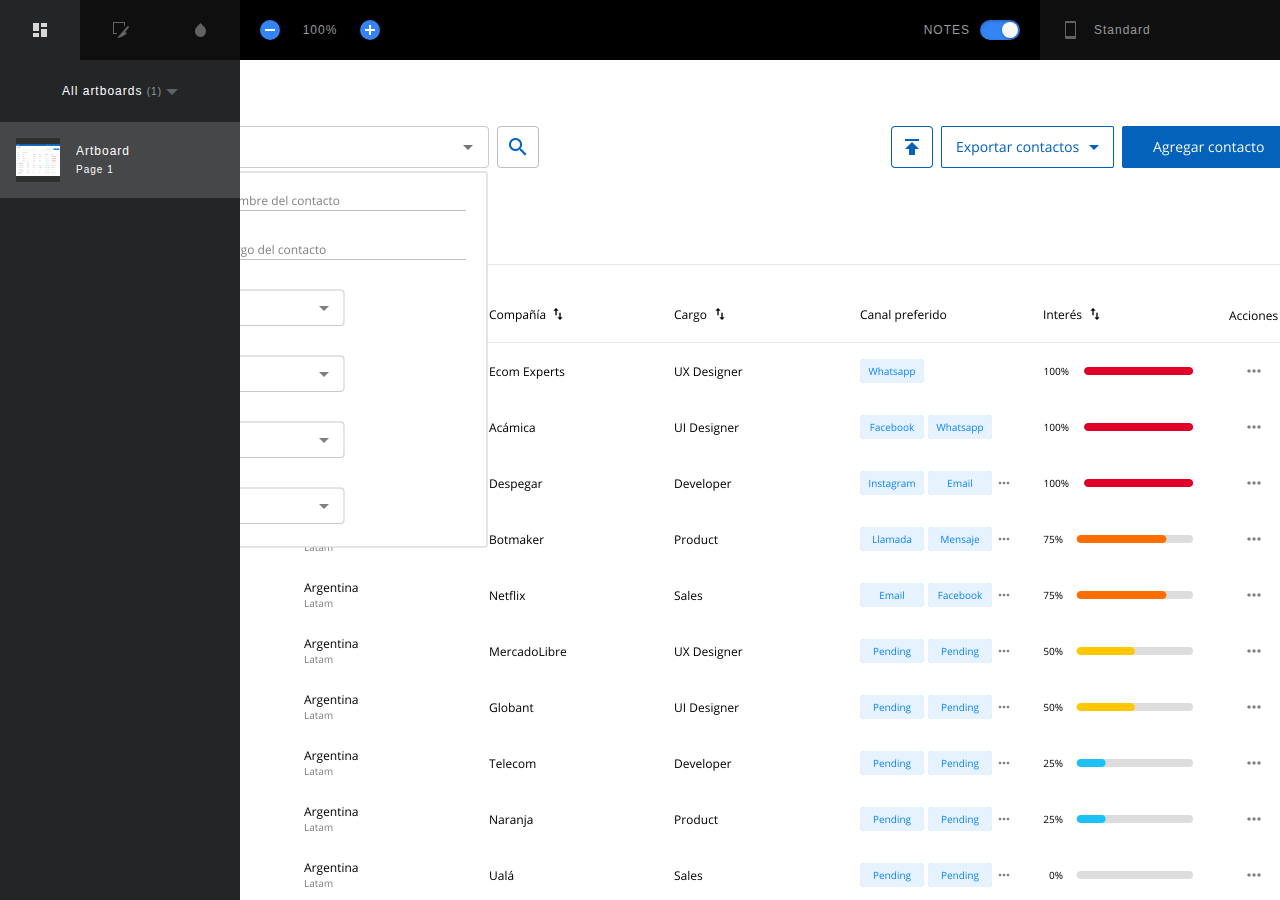
<file: front/resources/DWFS_Proyecto_04_Data+Warehouse_UI+Kit+y+assets/DWFS_Proyecto_04_Data Warehouse/links y previews/02 Filtro desplegado/index.html>
<!DOCTYPE html>
<html lang="en">
  <head>
    <meta charset="utf-8">
    <meta http-equiv="X-UA-Compatible" content="IE=edge">
    <meta name="viewport" content="width=device-width, initial-scale=1">
    <title>Spec Export - Sketch Measure 2.4</title>
    <style type="text/css">
    /*! normalize.css v4.1.1 | MIT License | github.com/necolas/normalize.css */html{font-family:sans-serif;-ms-text-size-adjust:100%;-webkit-text-size-adjust:100%}body{margin:0}article,aside,details,figcaption,figure,footer,header,main,menu,nav,section,summary{display:block}audio,canvas,progress,video{display:inline-block}audio:not([controls]){display:none;height:0}progress{vertical-align:baseline}template,[hidden]{display:none}a{background-color:transparent;-webkit-text-decoration-skip:objects}a:active,a:hover{outline-width:0}abbr[title]{border-bottom:0;text-decoration:underline;text-decoration:underline dotted}b,strong{font-weight:inherit}b,strong{font-weight:bolder}dfn{font-style:italic}h1{font-size:2em;margin:.67em 0}mark{background-color:#ff0;color:#000}small{font-size:80%}sub,sup{font-size:75%;line-height:0;position:relative;vertical-align:baseline}sub{bottom:-0.25em}sup{top:-0.5em}img{border-style:none}svg:not(:root){overflow:hidden}code,kbd,pre,samp{font-family:monospace,monospace;font-size:1em}figure{margin:1em 40px}hr{box-sizing:content-box;height:0;overflow:visible}button,input,select,textarea{font:inherit;margin:0}optgroup{font-weight:bold}button,input{overflow:visible}button,select{text-transform:none}button,html [type="button"],[type="reset"],[type="submit"]{-webkit-appearance:button}button::-moz-focus-inner,[type="button"]::-moz-focus-inner,[type="reset"]::-moz-focus-inner,[type="submit"]::-moz-focus-inner{border-style:none;padding:0}button:-moz-focusring,[type="button"]:-moz-focusring,[type="reset"]:-moz-focusring,[type="submit"]:-moz-focusring{outline:1px dotted ButtonText}fieldset{border:1px solid silver;margin:0 2px;padding:.35em .625em .75em}legend{box-sizing:border-box;color:inherit;display:table;max-width:100%;padding:0;white-space:normal}textarea{overflow:auto}[type="checkbox"],[type="radio"]{box-sizing:border-box;padding:0}[type="number"]::-webkit-inner-spin-button,[type="number"]::-webkit-outer-spin-button{height:auto}[type="search"]{-webkit-appearance:textfield;outline-offset:-2px}[type="search"]::-webkit-search-cancel-button,[type="search"]::-webkit-search-decoration{-webkit-appearance:none}::-webkit-input-placeholder{color:inherit;opacity:.54}::-webkit-file-upload-button{-webkit-appearance:button;font:inherit}

*{box-sizing:border-box;}
::-webkit-scrollbar{width:8px;height:8px;background:#202123;border-radius:4px;}
::-webkit-scrollbar-thumb{border:1px solid rgba(255,255,255,.16);background-color:rgba(0,0,0,.64);border-radius:4px;}
::-webkit-scrollbar-corner,
::-webkit-resizer{background:#202123;}
html{width:100vw;height:100vh;overflow:hidden;}
body{-webkit-user-select:none;width:100vw;height:100vh;min-width:1024px;font-family:HelveticaNeue,Helvetica,Arial,sans-serif;font-size:12px;color:#989A9C;background:#191919;letter-spacing:1px;overflow:hidden;}
header{position:relative;height:60px;display:flex;align-items:center;z-index:215;background:#000;}
header .header-center,header .header-left,header .header-right{width:240px;height:60px;background:#0F0F0F;}
header .header-center{display:flex;flex:1;background:#000;}
header .header-center .show-notes,header .header-center .zoom-widget{padding:20px;width:160px;}
header .header-center h1{flex:1;}
header .header-center .show-notes{text-align:right;line-height:20px;}
header .header-center .show-notes .slidebox{margin-left:10px;}
header .header-left{display:flex;}
.zoom-widget{display:flex;}
.zoom-widget button{position:relative;display:block;width:20px;height:20px;border-radius:10px;border:0;background:#3484F5;cursor:pointer;}
.zoom-widget button:after,.zoom-widget button:before{position:absolute;top:9px;left:5px;content:"";display:block;width:10px;height:2px;background:#FFF;}
.zoom-widget button:after{top:5px;left:9px;width:2px;height:10px;}
.zoom-widget button:disabled{background:#222;cursor:default;}
.zoom-widget button:disabled:after,.zoom-widget button:disabled:before{background:#606264;}
.zoom-widget button.zoom-in:after{display:none;}
.zoom-widget .zoom-text{display:block;text-align:center;line-height:20px;flex:1;}
.unit-box{height:60px;}
.unit-box .overlay{content:"";position:absolute;top:60px;left:0;width:100vw;height:calc(100vh - 60px);display:none;background:rgba(0,0,0,.56);z-index:1;}
.unit-box:focus .overlay{display:block;}
.unit-box:focus{height:auto;outline:0;}
.unit-box h3,.unit-box p{position:relative;margin:0;padding:20px 20px 20px 54px;display:block;height:100%;line-height:20px;font-size:12px;font-weight:400;cursor:pointer;}
.unit-box h3,.unit-box:focus p{display:none;}
.unit-box h3:before,.unit-box p:before{position:absolute;top:18px;left:18px;content:"";display:block;width:24px;height:24px;background:url([data-uri]) no-repeat;background-size:24px 24px;}
.unit-box ul{position:absolute;margin:1px 0 0 240px;padding:0;list-style:none;background:#0F0F0F;width:240px;height:calc(100vh - 61px);overflow:auto;display:block;transition:all .15s ease;z-index:2;}
.unit-box:focus h3{color:#3A3A3A;display:block;}
.unit-box:focus ul{margin:1px 0 0;}
.unit-box .sub-title,.unit-box label{display:flex;padding:14px 20px;}
.unit-box label{cursor:pointer;}
.unit-box li:hover label{color:#FFF;}
.page-list label span,.unit-box label span{flex:1;}
.page-list input,.unit-box input{position:absolute;visibility:hidden;}
.page-list span:before,.unit-box span:before{float:right;display:block;content:"";width:16px;height:16px;}
.page-list input:checked+span:before,.page-list label:hover span:before,.unit-box input:checked+span:before,.unit-box label:hover span:before{background-image:url([data-uri]);background-size:50px 100px;}
.page-list label:hover span:before,.unit-box label:hover span:before{background-position:0 -50px;}
.page-list input:checked+span:before,.unit-box input:checked+span:before{background-position:0 0;}
.unit-box .sub-title{font-size:12px;background:#000;color:#3A3A3A;}
main{position:relative;height:calc(100vh - 60px);}
.inspector,.navbar{position:absolute;top:0;bottom:0;display:flex;width:240px;background:#232527;z-index:5;}
.inspector{transition:all .15s ease;right:-240px;display:block;}
.inspector.active{right:0;}
.navbar{left:-240px;width:240px;transition:all .15s ease;}
.navbar.on{left:0;}
.navbar nav{width:40px;background:#000204;}
.navbar section{flex:1;}
.tab{margin:0;padding:0;display:flex;width:100%;list-style:none;}
.tab li{display:flex;flex:1;height:60px;cursor:pointer;font-size:12px;justify-content:center;align-items:center;}
.tab li.current{background-color:#232527;}
.tab li:before{content:"";width:40px;height:40px;background:url([data-uri]) no-repeat -50px 0;background-size:100px 150px;overflow:hidden;}
.tab li.current:before{background-position-x:0;}
.tab li.icon-slices:before{background-position-y:-50px;}
.tab li.icon-colors:before{background-position-y:-100px;}
#inspector .code-item{display:none!important;}
#inspector .code-item textarea{padding: 16px;}
#inspector .code-item.select{display: block!important;}
#inspector .tab li{height:40px;}
#inspector .tab li:before{background-image:url([data-uri]);
}
#inspector .tab li.select{background-color:rgba(255,255,255,.05);}
#inspector .tab li.select:before{background-position-x: 0;}
#inspector .tab li.icon-android-panel:before {background-position-y: -50px;}
#inspector .tab li.icon-ios-panel:before {background-position-y: -100px;}
.screen-viewer{position:absolute;width:100vw;height:calc(100vh - 60px);background:#191919 url([data-uri]);background-size:16px 16px;overflow:auto;}
.screen-viewer,.screen-viewer .overlay{position:absolute;width:100vw;height:calc(100vh - 60px);background:#191919 url([data-uri]);background-size:16px 16px;overflow:auto;}
.screen-viewer .overlay{display:none;position:fixed;top:60px;left:0;background:transparent;overflow:hidden;z-index:2;cursor:none;}
.screen-viewer.moving-screen .overlay{display:block;}
.screen-viewer-inner{position:relative;margin:0 auto;}
.screen{margin:0 auto;position:absolute;left:50%;top:50%;background:#FFF;box-shadow:0 2px 10px 0 rgba(0,0,0,.2);transition:all .15s ease;}
.layer{position:absolute;cursor:pointer;}
.hover,.selected{border:1px solid #EE6723;}
.has-slice{border:1px dashed #EE6723;background:rgba(255,85,0,.32);}
.layer b,.layer i{position:absolute;width:5px;height:5px;background:#FFF;border:1px solid #EE6723;border-radius:50%;overflow:hidden;display:none;}
.layer b{width:3px;height:3px;background:#EE6723;}
.selected i{display:block;}
.distance.h div[data-width]:before,.distance.v div[data-height]:before,.selected:after,.selected:before{position:absolute;display:block;left:50%;top:-23px;transform:translateX(-50%);content:attr(data-width);font-size:12px;color:#FFF;height:12px;line-height:12px;padding:4px;background:#EE6723;border-radius:2px;z-index:1;}
.percentage-mode .distance.h div[data-width]:before,.percentage-mode .distance.v div[data-height]:before,.percentage-mode .selected:after,.percentage-mode .selected:before{content:attr(percentage-width);}
.selected.hidden:after,.selected.hidden:before{display:none;}
.distance.v div[data-height]:before,.selected:after{content:attr(data-height);left:auto;right:0;top:50%;transform:translateX(calc(100% + 3px)) translateY(-50%);}
.percentage-mode .distance.v div[data-height]:before,.percentage-mode .selected:after{content:attr(percentage-height);}
.layer .tl{top:-3px;left:-3px;}
.layer .tr{top:-3px;right:-3px;}
.layer .bl{bottom:-3px;left:-3px;}
.layer .br{bottom:-3px;right:-3px;}
.hover{border:1px solid #419bf9;}
.selected{border:1px solid #EE6723;}
.ruler{position:absolute;width:100%;height:100%;border:1px dashed #419bf9;}
.ruler.h{border-left:0;border-right:0;}
.ruler.v{border-top:0;border-bottom:0;}
.distance,.distance div,.distance div:before,.distance:after,.distance:before{position:absolute;}
.distance.v,.distance.v div{width:1px;}
.distance.h,.distance.h div{height:1px;}
.distance.v div{top:0;bottom:0;background:#EE6723;}
.distance.h div{left:0;right:0;background:#EE6723;}
.distance.v:after,.distance.v:before{content:"";top:0;left:-2px;width:5px;height:1px;background:#EE6723;}
.distance.h:after,.distance.h:before{content:"";top:-2px;left:0;width:1px;height:5px;background:#EE6723;}
.distance.v:after{top:auto;bottom:0;}
.distance.h:after{left:auto;right:0;}
.note{position:absolute;margin:-12px 0 0 -12px;width:24px;height:24px;background:#F5A623;border-radius:50%;border:2px solid #FFF;box-shadow:0 0 3px rgba(0,0,0,.24);}
.note:before{content:attr(data-index);font-size:12px;display:block;color:#FFF;text-align:center;width:100%;height:100%;line-height:20px;}
.note:hover{box-shadow:0 0 3px rgba(0,0,0,.64);}
.note div{position:absolute;top:50%;left:30px;border-radius:4px;padding:8px;background:#FFF;box-shadow:0 0 3px rgba(0,0,0,.5);-webkit-user-select:text;color:#222;transform:translateY(-50%);z-index:2;}
.note div:before{content:"";position:absolute;left:-7px;top:50%;width:8px;height:14px;background:url([data-uri]) no-repeat;background-size:8px 14px;transform:translateY(-50%);}
.slidebox{position:relative;width:40px;height:20px;display:inline-block;}
.slidebox input{visibility:hidden;}
.slidebox label{position:absolute;top:0;left:0;width:40px;height:20px;background:#898989;box-shadow:inset 0 1px 3px 0 rgba(0,0,0,.3);border-radius:10px;cursor:pointer;transition:all .2s ease;}
.slidebox label:after{position:absolute;content:"";top:2px;left:2px;width:16px;height:16px;background-image:linear-gradient(-180deg,#F8F9F6 0,#F5F5F5 100%);box-shadow:0 1px 2px 0 rgba(0,0,0,.3);border-radius:8px;transition:all .15s ease;}
.slidebox input[type=checkbox]:checked+label{background:#3484F5;}
.slidebox input[type=checkbox]:checked+label:after{left:22px;}
.inspector{overflow:auto;}
.inspector h2,.inspector h3{margin:0;padding:0;font-weight:400;}
.inspector h2{font-size:12px;line-height:24px;padding:12px 16px;text-align:center;}
.inspector h3{height:32px;font-size:12px;line-height:32px;padding:0 16px;background-image:linear-gradient(90deg,rgba(0,4,9,.32) 0,rgba(0,2,4,0) 100%);}
.inspector .context{padding:16px;}
.inspector .color,.inspector .item{display:flex;margin:0 0 8px;}
.inspector .item[data-label]:before{content:attr(data-label);display:block;width:70px;font-size:12px;height:24px;line-height:24px;}
.inspector .color:last-child,.inspector .item:last-child{margin:0;}
.inspector .item div,.inspector .item label{flex:1;}
.inspector .item label{padding:0 4px;}
.inspector .item label:first-child{padding:0 4px 0 0;}
.inspector .item label:last-child{padding:0 0 0 4px;}
.inspector .item label:only-child{padding:0;}
.inspector .item label[data-label]:after{content:attr(data-label);font-size:10px;text-align:center;display:block;margin:2px 0 0;}
.inspector input,.inspector textarea{padding:3px 4px;width:100%;background:rgba(255,255,255,.05);border-radius:2px;border:0;line-height:18px;height:24px;font-size:12px;color:#FFF;text-align:center;outline:0;resize:none;}
.inspector textarea{min-width:100%;height:auto;text-align:left;}
.context h4{font-size:12px;font-weight:400;position:0;margin:0 0 16px;color:#FFF;}
.context h4:before{margin:0 10px 0 0;display:inline-block;content:"";width:8px;height:8px;border-radius:1px;background:#3484F5;}
.context .colors{margin:0 0 8px;}
.context .colors:last-child,.context .items-group:last-child{margin:0;}
.context .items-group{margin:0 0 24px;}
.inspector .color{display:block;}
.inspector .color[data-name]:after{content:attr(data-name);font-size:10px;text-align:center;padding:0 0 0 24px;display:block;margin:2px 0 0;}
.inspector .color label,.inspector .color label em,.inspector .color label em i{position:absolute;display:block;width:24px;height:24px;padding:0;}
.inspector .color label em{position:relative;background-color:#fff;background-image:linear-gradient(45deg,#dddadc 25%,transparent 25%,transparent 75%,#dddadc 75%,#dddadc),linear-gradient(45deg,#dddadc 25%,transparent 25%,transparent 75%,#dddadc 75%,#dddadc);background-size:12px 12px;background-position:0 0,6px 6px;border-radius:2px 0 0 2px;overflow:hidden;}
.inspector .color label em i{position:relative;}
.inspector .item .color input{text-align:center;}
.inspector .color input{padding-left:32px;width:100%;text-align:left;}
.gradient .color label:before{position:absolute;top:12px;left:11px;content:"";width:2px;height:32px;background:#FFF;z-index:2;box-shadow:0 0 2px 1px rgba(0,0,0,.2);}
.gradient .color label:after{position:absolute;top:8px;left:8px;content:"";width:8px;height:8px;background:#FFF;z-index:3;border-radius:4px;box-shadow:0 0 2px 1px rgba(0,0,0,.2);}
.gradient .color[data-name] label:before{height:42px;}
.gradient .color:last-child label:before{display:none;}
.navbar section{position:relative;overflow:auto;}
.artboard-list,.asset-list,.color-list{margin:0;padding:0;list-style:none;}
.artboard-list li{padding:16px;display:flex;cursor:pointer;}
.artboard-list li:hover,.asset-list li:hover,.color-list li:hover{background:#191A1E;}
.artboard-list li.active{background:#454748;}
.preview-img{display:block;width:44px;height:44px;text-align:center;background:rgba(0,0,0,.32);}
.preview-img:before{content:' ';display:inline-block;vertical-align:middle;height:100%;}
.preview-img img{max-width:44px;max-height:44px;background:#FFF;vertical-align:middle;}
.pages-select{padding:24px;position:relative;}
.pages-select h3{margin:0;text-align:center;font-size:12px;font-weight:400;color:#FFF;cursor:pointer;}
.page-list em,.pages-select h3 em{font-style:normal;font-size:10px;color:#989A9C;}
.pages-select h3:after{content:"";margin:0 0 0 4px;width:12px;height:6px;display:inline-block;background:url([data-uri]) no-repeat;background-size:12px 6px;}
.pages-select .page-list{display:none;position:absolute;left:50%;transform:translateX(-50%);margin:-32px 0 0;padding:8px;border-radius:4px;list-style:none;width:180px;background:#0F0F0F;box-shadow:0 2px 10px 0 rgba(0,0,0,.8);}
.pages-select:focus{outline:0;}
.pages-select:focus .page-list{display:block;}
.pages-select .page-list label{padding:10px;cursor:pointer;}
.pages-select .page-list label,.pages-select .page-list span{display:block;}
.page-list span:before{position:absolute;right:8px;}
.exportable{margin:0;padding:0;list-style:none;background:#191A1E;border:1px solid #2D2F31;border-radius:4px;}
.exportable li{position:relative;padding:0 8px;height:32px;line-height:32px;border-bottom:1px solid #222;white-space:nowrap;text-overflow:ellipsis;}
.exportable li a{color:#FFF;text-decoration:none;outline:0;}
.exportable li:last-child{border:0;}
.exportable img{position:absolute;top:0;left:0;width:100%;height:100%;opacity:0;}
.asset-list li,.color-list li{padding:24px;display:flex;cursor:pointer;}
.color-list li{cursor:default;}
.asset-list li picture,.color-list li em{position:relative;display:block;text-align:center;width:32px;height:32px;background-color:#4A4A4A;background-image:linear-gradient(45deg,#000 25%,transparent 25%,transparent 75%,#000 75%,#000),linear-gradient(45deg,#000 25%,transparent 25%,transparent 75%,#000 75%,#000);background-size:8px 8px;background-position:0 0,4px 4px;border-radius:2px;}
.color-list li em{background-color:#fff;background-image:linear-gradient(45deg,#dddadc 25%,transparent 25%,transparent 75%,#dddadc 75%,#dddadc),linear-gradient(45deg,#dddadc 25%,transparent 25%,transparent 75%,#dddadc 75%,#dddadc);border-radius:50%;overflow:hidden;}
.color-list li em i{position:absolute;top:0;left:0;right:0;bottom:0;}
.artboard-list li div,.asset-list li div,.color-list li div{padding:0 0 0 16px;flex:1;}
.artboard-list li div{padding:6px 0 4px 16px;}
.asset-list li picture:before{content:"";display:inline-block;height:100%;vertical-align:middle;}
.asset-list li picture img{vertical-align:middle;max-width:28px;max-height:28px;}
.asset-list li picture:after{content:"";position:absolute;top:0;left:0;right:0;bottom:0;}
.artboard-list h3, .asset-list h3,.color-list h3{margin:0 0 4px;padding:0;color:#FFF;font-size:12px;font-weight:400;overflow:hidden;text-overflow:ellipsis;}
.artboard-list small, .asset-list small,.color-list small{font-size:10px;}
.artboard-list li.active small{color:#FFF;}
.empty{position:absolute;top:30%;left:0;right:0;transform:translateY(-50%);vertical-align:middle;text-align:center;}
.message{position:absolute;top:50%;left:50%;padding:10px 20px;max-width:320px;transform:translateX(-50%) translateY(-50%);text-align:center;border-radius:4px;background:rgba(0,0,0,.96);border: 1px solid rgba(255,255,255,.16);color:#FFF;box-shadow:0 2px 10px rgba(0,0,0,.32);z-index:9;display:none;}
.cursor{position:absolute;display:none;margin:-8px 0 0 -8px;top:50%;left:50%;width:16px;height:17px;background-size:16px 17px;background-image: url('[data-uri]');background-repeat:no-repeat;cursor:none;z-index:1;
}
.cursor.show{display:block;}
.cursor.moving{background-image: url('[data-uri]');}
    </style>
    <script type="text/javascript">
    <!--
    /*! jQuery v3.0.0 | (c) jQuery Foundation | jquery.org/license */
!function(a,b){"use strict";"object"==typeof module&&"object"==typeof module.exports?module.exports=a.document?b(a,!0):function(a){if(!a.document)throw new Error("jQuery requires a window with a document");return b(a)}:b(a)}("undefined"!=typeof window?window:this,function(a,b){"use strict";var c=[],d=a.document,e=Object.getPrototypeOf,f=c.slice,g=c.concat,h=c.push,i=c.indexOf,j={},k=j.toString,l=j.hasOwnProperty,m=l.toString,n=m.call(Object),o={};function p(a,b){b=b||d;var c=b.createElement("script");c.text=a,b.head.appendChild(c).parentNode.removeChild(c)}var q="3.0.0",r=function(a,b){return new r.fn.init(a,b)},s=/^[\s\uFEFF\xA0]+|[\s\uFEFF\xA0]+$/g,t=/^-ms-/,u=/-([a-z])/g,v=function(a,b){return b.toUpperCase()};r.fn=r.prototype={jquery:q,constructor:r,length:0,toArray:function(){return f.call(this)},get:function(a){return null!=a?0>a?this[a+this.length]:this[a]:f.call(this)},pushStack:function(a){var b=r.merge(this.constructor(),a);return b.prevObject=this,b},each:function(a){return r.each(this,a)},map:function(a){return this.pushStack(r.map(this,function(b,c){return a.call(b,c,b)}))},slice:function(){return this.pushStack(f.apply(this,arguments))},first:function(){return this.eq(0)},last:function(){return this.eq(-1)},eq:function(a){var b=this.length,c=+a+(0>a?b:0);return this.pushStack(c>=0&&b>c?[this[c]]:[])},end:function(){return this.prevObject||this.constructor()},push:h,sort:c.sort,splice:c.splice},r.extend=r.fn.extend=function(){var a,b,c,d,e,f,g=arguments[0]||{},h=1,i=arguments.length,j=!1;for("boolean"==typeof g&&(j=g,g=arguments[h]||{},h++),"object"==typeof g||r.isFunction(g)||(g={}),h===i&&(g=this,h--);i>h;h++)if(null!=(a=arguments[h]))for(b in a)c=g[b],d=a[b],g!==d&&(j&&d&&(r.isPlainObject(d)||(e=r.isArray(d)))?(e?(e=!1,f=c&&r.isArray(c)?c:[]):f=c&&r.isPlainObject(c)?c:{},g[b]=r.extend(j,f,d)):void 0!==d&&(g[b]=d));return g},r.extend({expando:"jQuery"+(q+Math.random()).replace(/\D/g,""),isReady:!0,error:function(a){throw new Error(a)},noop:function(){},isFunction:function(a){return"function"===r.type(a)},isArray:Array.isArray,isWindow:function(a){return null!=a&&a===a.window},isNumeric:function(a){var b=r.type(a);return("number"===b||"string"===b)&&!isNaN(a-parseFloat(a))},isPlainObject:function(a){var b,c;return a&&"[object Object]"===k.call(a)?(b=e(a))?(c=l.call(b,"constructor")&&b.constructor,"function"==typeof c&&m.call(c)===n):!0:!1},isEmptyObject:function(a){var b;for(b in a)return!1;return!0},type:function(a){return null==a?a+"":"object"==typeof a||"function"==typeof a?j[k.call(a)]||"object":typeof a},globalEval:function(a){p(a)},camelCase:function(a){return a.replace(t,"ms-").replace(u,v)},nodeName:function(a,b){return a.nodeName&&a.nodeName.toLowerCase()===b.toLowerCase()},each:function(a,b){var c,d=0;if(w(a)){for(c=a.length;c>d;d++)if(b.call(a[d],d,a[d])===!1)break}else for(d in a)if(b.call(a[d],d,a[d])===!1)break;return a},trim:function(a){return null==a?"":(a+"").replace(s,"")},makeArray:function(a,b){var c=b||[];return null!=a&&(w(Object(a))?r.merge(c,"string"==typeof a?[a]:a):h.call(c,a)),c},inArray:function(a,b,c){return null==b?-1:i.call(b,a,c)},merge:function(a,b){for(var c=+b.length,d=0,e=a.length;c>d;d++)a[e++]=b[d];return a.length=e,a},grep:function(a,b,c){for(var d,e=[],f=0,g=a.length,h=!c;g>f;f++)d=!b(a[f],f),d!==h&&e.push(a[f]);return e},map:function(a,b,c){var d,e,f=0,h=[];if(w(a))for(d=a.length;d>f;f++)e=b(a[f],f,c),null!=e&&h.push(e);else for(f in a)e=b(a[f],f,c),null!=e&&h.push(e);return g.apply([],h)},guid:1,proxy:function(a,b){var c,d,e;return"string"==typeof b&&(c=a[b],b=a,a=c),r.isFunction(a)?(d=f.call(arguments,2),e=function(){return a.apply(b||this,d.concat(f.call(arguments)))},e.guid=a.guid=a.guid||r.guid++,e):void 0},now:Date.now,support:o}),"function"==typeof Symbol&&(r.fn[Symbol.iterator]=c[Symbol.iterator]),r.each("Boolean Number String Function Array Date RegExp Object Error Symbol".split(" "),function(a,b){j["[object "+b+"]"]=b.toLowerCase()});function w(a){var b=!!a&&"length"in a&&a.length,c=r.type(a);return"function"===c||r.isWindow(a)?!1:"array"===c||0===b||"number"==typeof b&&b>0&&b-1 in a}var x=function(a){var b,c,d,e,f,g,h,i,j,k,l,m,n,o,p,q,r,s,t,u="sizzle"+1*new Date,v=a.document,w=0,x=0,y=ha(),z=ha(),A=ha(),B=function(a,b){return a===b&&(l=!0),0},C={}.hasOwnProperty,D=[],E=D.pop,F=D.push,G=D.push,H=D.slice,I=function(a,b){for(var c=0,d=a.length;d>c;c++)if(a[c]===b)return c;return-1},J="checked|selected|async|autofocus|autoplay|controls|defer|disabled|hidden|ismap|loop|multiple|open|readonly|required|scoped",K="[\\x20\\t\\r\\n\\f]",L="(?:\\\\.|[\\w-]|[^\x00-\\xa0])+",M="\\["+K+"*("+L+")(?:"+K+"*([*^$|!~]?=)"+K+"*(?:'((?:\\\\.|[^\\\\'])*)'|\"((?:\\\\.|[^\\\\\"])*)\"|("+L+"))|)"+K+"*\\]",N=":("+L+")(?:\\((('((?:\\\\.|[^\\\\'])*)'|\"((?:\\\\.|[^\\\\\"])*)\")|((?:\\\\.|[^\\\\()[\\]]|"+M+")*)|.*)\\)|)",O=new RegExp(K+"+","g"),P=new RegExp("^"+K+"+|((?:^|[^\\\\])(?:\\\\.)*)"+K+"+$","g"),Q=new RegExp("^"+K+"*,"+K+"*"),R=new RegExp("^"+K+"*([>+~]|"+K+")"+K+"*"),S=new RegExp("="+K+"*([^\\]'\"]*?)"+K+"*\\]","g"),T=new RegExp(N),U=new RegExp("^"+L+"$"),V={ID:new RegExp("^#("+L+")"),CLASS:new RegExp("^\\.("+L+")"),TAG:new RegExp("^("+L+"|[*])"),ATTR:new RegExp("^"+M),PSEUDO:new RegExp("^"+N),CHILD:new RegExp("^:(only|first|last|nth|nth-last)-(child|of-type)(?:\\("+K+"*(even|odd|(([+-]|)(\\d*)n|)"+K+"*(?:([+-]|)"+K+"*(\\d+)|))"+K+"*\\)|)","i"),bool:new RegExp("^(?:"+J+")$","i"),needsContext:new RegExp("^"+K+"*[>+~]|:(even|odd|eq|gt|lt|nth|first|last)(?:\\("+K+"*((?:-\\d)?\\d*)"+K+"*\\)|)(?=[^-]|$)","i")},W=/^(?:input|select|textarea|button)$/i,X=/^h\d$/i,Y=/^[^{]+\{\s*\[native \w/,Z=/^(?:#([\w-]+)|(\w+)|\.([\w-]+))$/,$=/[+~]/,_=new RegExp("\\\\([\\da-f]{1,6}"+K+"?|("+K+")|.)","ig"),aa=function(a,b,c){var d="0x"+b-65536;return d!==d||c?b:0>d?String.fromCharCode(d+65536):String.fromCharCode(d>>10|55296,1023&d|56320)},ba=/([\0-\x1f\x7f]|^-?\d)|^-$|[^\x80-\uFFFF\w-]/g,ca=function(a,b){return b?"\x00"===a?"\ufffd":a.slice(0,-1)+"\\"+a.charCodeAt(a.length-1).toString(16)+" ":"\\"+a},da=function(){m()},ea=ta(function(a){return a.disabled===!0},{dir:"parentNode",next:"legend"});try{G.apply(D=H.call(v.childNodes),v.childNodes),D[v.childNodes.length].nodeType}catch(fa){G={apply:D.length?function(a,b){F.apply(a,H.call(b))}:function(a,b){var c=a.length,d=0;while(a[c++]=b[d++]);a.length=c-1}}}function ga(a,b,d,e){var f,h,j,k,l,o,r,s=b&&b.ownerDocument,w=b?b.nodeType:9;if(d=d||[],"string"!=typeof a||!a||1!==w&&9!==w&&11!==w)return d;if(!e&&((b?b.ownerDocument||b:v)!==n&&m(b),b=b||n,p)){if(11!==w&&(l=Z.exec(a)))if(f=l[1]){if(9===w){if(!(j=b.getElementById(f)))return d;if(j.id===f)return d.push(j),d}else if(s&&(j=s.getElementById(f))&&t(b,j)&&j.id===f)return d.push(j),d}else{if(l[2])return G.apply(d,b.getElementsByTagName(a)),d;if((f=l[3])&&c.getElementsByClassName&&b.getElementsByClassName)return G.apply(d,b.getElementsByClassName(f)),d}if(c.qsa&&!A[a+" "]&&(!q||!q.test(a))){if(1!==w)s=b,r=a;else if("object"!==b.nodeName.toLowerCase()){(k=b.getAttribute("id"))?k=k.replace(ba,ca):b.setAttribute("id",k=u),o=g(a),h=o.length;while(h--)o[h]="#"+k+" "+sa(o[h]);r=o.join(","),s=$.test(a)&&qa(b.parentNode)||b}if(r)try{return G.apply(d,s.querySelectorAll(r)),d}catch(x){}finally{k===u&&b.removeAttribute("id")}}}return i(a.replace(P,"$1"),b,d,e)}function ha(){var a=[];function b(c,e){return a.push(c+" ")>d.cacheLength&&delete b[a.shift()],b[c+" "]=e}return b}function ia(a){return a[u]=!0,a}function ja(a){var b=n.createElement("fieldset");try{return!!a(b)}catch(c){return!1}finally{b.parentNode&&b.parentNode.removeChild(b),b=null}}function ka(a,b){var c=a.split("|"),e=c.length;while(e--)d.attrHandle[c[e]]=b}function la(a,b){var c=b&&a,d=c&&1===a.nodeType&&1===b.nodeType&&a.sourceIndex-b.sourceIndex;if(d)return d;if(c)while(c=c.nextSibling)if(c===b)return-1;return a?1:-1}function ma(a){return function(b){var c=b.nodeName.toLowerCase();return"input"===c&&b.type===a}}function na(a){return function(b){var c=b.nodeName.toLowerCase();return("input"===c||"button"===c)&&b.type===a}}function oa(a){return function(b){return"label"in b&&b.disabled===a||"form"in b&&b.disabled===a||"form"in b&&b.disabled===!1&&(b.isDisabled===a||b.isDisabled!==!a&&("label"in b||!ea(b))!==a)}}function pa(a){return ia(function(b){return b=+b,ia(function(c,d){var e,f=a([],c.length,b),g=f.length;while(g--)c[e=f[g]]&&(c[e]=!(d[e]=c[e]))})})}function qa(a){return a&&"undefined"!=typeof a.getElementsByTagName&&a}c=ga.support={},f=ga.isXML=function(a){var b=a&&(a.ownerDocument||a).documentElement;return b?"HTML"!==b.nodeName:!1},m=ga.setDocument=function(a){var b,e,g=a?a.ownerDocument||a:v;return g!==n&&9===g.nodeType&&g.documentElement?(n=g,o=n.documentElement,p=!f(n),v!==n&&(e=n.defaultView)&&e.top!==e&&(e.addEventListener?e.addEventListener("unload",da,!1):e.attachEvent&&e.attachEvent("onunload",da)),c.attributes=ja(function(a){return a.className="i",!a.getAttribute("className")}),c.getElementsByTagName=ja(function(a){return a.appendChild(n.createComment("")),!a.getElementsByTagName("*").length}),c.getElementsByClassName=Y.test(n.getElementsByClassName),c.getById=ja(function(a){return o.appendChild(a).id=u,!n.getElementsByName||!n.getElementsByName(u).length}),c.getById?(d.find.ID=function(a,b){if("undefined"!=typeof b.getElementById&&p){var c=b.getElementById(a);return c?[c]:[]}},d.filter.ID=function(a){var b=a.replace(_,aa);return function(a){return a.getAttribute("id")===b}}):(delete d.find.ID,d.filter.ID=function(a){var b=a.replace(_,aa);return function(a){var c="undefined"!=typeof a.getAttributeNode&&a.getAttributeNode("id");return c&&c.value===b}}),d.find.TAG=c.getElementsByTagName?function(a,b){return"undefined"!=typeof b.getElementsByTagName?b.getElementsByTagName(a):c.qsa?b.querySelectorAll(a):void 0}:function(a,b){var c,d=[],e=0,f=b.getElementsByTagName(a);if("*"===a){while(c=f[e++])1===c.nodeType&&d.push(c);return d}return f},d.find.CLASS=c.getElementsByClassName&&function(a,b){return"undefined"!=typeof b.getElementsByClassName&&p?b.getElementsByClassName(a):void 0},r=[],q=[],(c.qsa=Y.test(n.querySelectorAll))&&(ja(function(a){o.appendChild(a).innerHTML="<a id='"+u+"'></a><select id='"+u+"-\r\\' msallowcapture=''><option selected=''></option></select>",a.querySelectorAll("[msallowcapture^='']").length&&q.push("[*^$]="+K+"*(?:''|\"\")"),a.querySelectorAll("[selected]").length||q.push("\\["+K+"*(?:value|"+J+")"),a.querySelectorAll("[id~="+u+"-]").length||q.push("~="),a.querySelectorAll(":checked").length||q.push(":checked"),a.querySelectorAll("a#"+u+"+*").length||q.push(".#.+[+~]")}),ja(function(a){a.innerHTML="<a href='' disabled='disabled'></a><select disabled='disabled'><option/></select>";var b=n.createElement("input");b.setAttribute("type","hidden"),a.appendChild(b).setAttribute("name","D"),a.querySelectorAll("[name=d]").length&&q.push("name"+K+"*[*^$|!~]?="),2!==a.querySelectorAll(":enabled").length&&q.push(":enabled",":disabled"),o.appendChild(a).disabled=!0,2!==a.querySelectorAll(":disabled").length&&q.push(":enabled",":disabled"),a.querySelectorAll("*,:x"),q.push(",.*:")})),(c.matchesSelector=Y.test(s=o.matches||o.webkitMatchesSelector||o.mozMatchesSelector||o.oMatchesSelector||o.msMatchesSelector))&&ja(function(a){c.disconnectedMatch=s.call(a,"*"),s.call(a,"[s!='']:x"),r.push("!=",N)}),q=q.length&&new RegExp(q.join("|")),r=r.length&&new RegExp(r.join("|")),b=Y.test(o.compareDocumentPosition),t=b||Y.test(o.contains)?function(a,b){var c=9===a.nodeType?a.documentElement:a,d=b&&b.parentNode;return a===d||!(!d||1!==d.nodeType||!(c.contains?c.contains(d):a.compareDocumentPosition&&16&a.compareDocumentPosition(d)))}:function(a,b){if(b)while(b=b.parentNode)if(b===a)return!0;return!1},B=b?function(a,b){if(a===b)return l=!0,0;var d=!a.compareDocumentPosition-!b.compareDocumentPosition;return d?d:(d=(a.ownerDocument||a)===(b.ownerDocument||b)?a.compareDocumentPosition(b):1,1&d||!c.sortDetached&&b.compareDocumentPosition(a)===d?a===n||a.ownerDocument===v&&t(v,a)?-1:b===n||b.ownerDocument===v&&t(v,b)?1:k?I(k,a)-I(k,b):0:4&d?-1:1)}:function(a,b){if(a===b)return l=!0,0;var c,d=0,e=a.parentNode,f=b.parentNode,g=[a],h=[b];if(!e||!f)return a===n?-1:b===n?1:e?-1:f?1:k?I(k,a)-I(k,b):0;if(e===f)return la(a,b);c=a;while(c=c.parentNode)g.unshift(c);c=b;while(c=c.parentNode)h.unshift(c);while(g[d]===h[d])d++;return d?la(g[d],h[d]):g[d]===v?-1:h[d]===v?1:0},n):n},ga.matches=function(a,b){return ga(a,null,null,b)},ga.matchesSelector=function(a,b){if((a.ownerDocument||a)!==n&&m(a),b=b.replace(S,"='$1']"),c.matchesSelector&&p&&!A[b+" "]&&(!r||!r.test(b))&&(!q||!q.test(b)))try{var d=s.call(a,b);if(d||c.disconnectedMatch||a.document&&11!==a.document.nodeType)return d}catch(e){}return ga(b,n,null,[a]).length>0},ga.contains=function(a,b){return(a.ownerDocument||a)!==n&&m(a),t(a,b)},ga.attr=function(a,b){(a.ownerDocument||a)!==n&&m(a);var e=d.attrHandle[b.toLowerCase()],f=e&&C.call(d.attrHandle,b.toLowerCase())?e(a,b,!p):void 0;return void 0!==f?f:c.attributes||!p?a.getAttribute(b):(f=a.getAttributeNode(b))&&f.specified?f.value:null},ga.escape=function(a){return(a+"").replace(ba,ca)},ga.error=function(a){throw new Error("Syntax error, unrecognized expression: "+a)},ga.uniqueSort=function(a){var b,d=[],e=0,f=0;if(l=!c.detectDuplicates,k=!c.sortStable&&a.slice(0),a.sort(B),l){while(b=a[f++])b===a[f]&&(e=d.push(f));while(e--)a.splice(d[e],1)}return k=null,a},e=ga.getText=function(a){var b,c="",d=0,f=a.nodeType;if(f){if(1===f||9===f||11===f){if("string"==typeof a.textContent)return a.textContent;for(a=a.firstChild;a;a=a.nextSibling)c+=e(a)}else if(3===f||4===f)return a.nodeValue}else while(b=a[d++])c+=e(b);return c},d=ga.selectors={cacheLength:50,createPseudo:ia,match:V,attrHandle:{},find:{},relative:{">":{dir:"parentNode",first:!0}," ":{dir:"parentNode"},"+":{dir:"previousSibling",first:!0},"~":{dir:"previousSibling"}},preFilter:{ATTR:function(a){return a[1]=a[1].replace(_,aa),a[3]=(a[3]||a[4]||a[5]||"").replace(_,aa),"~="===a[2]&&(a[3]=" "+a[3]+" "),a.slice(0,4)},CHILD:function(a){return a[1]=a[1].toLowerCase(),"nth"===a[1].slice(0,3)?(a[3]||ga.error(a[0]),a[4]=+(a[4]?a[5]+(a[6]||1):2*("even"===a[3]||"odd"===a[3])),a[5]=+(a[7]+a[8]||"odd"===a[3])):a[3]&&ga.error(a[0]),a},PSEUDO:function(a){var b,c=!a[6]&&a[2];return V.CHILD.test(a[0])?null:(a[3]?a[2]=a[4]||a[5]||"":c&&T.test(c)&&(b=g(c,!0))&&(b=c.indexOf(")",c.length-b)-c.length)&&(a[0]=a[0].slice(0,b),a[2]=c.slice(0,b)),a.slice(0,3))}},filter:{TAG:function(a){var b=a.replace(_,aa).toLowerCase();return"*"===a?function(){return!0}:function(a){return a.nodeName&&a.nodeName.toLowerCase()===b}},CLASS:function(a){var b=y[a+" "];return b||(b=new RegExp("(^|"+K+")"+a+"("+K+"|$)"))&&y(a,function(a){return b.test("string"==typeof a.className&&a.className||"undefined"!=typeof a.getAttribute&&a.getAttribute("class")||"")})},ATTR:function(a,b,c){return function(d){var e=ga.attr(d,a);return null==e?"!="===b:b?(e+="","="===b?e===c:"!="===b?e!==c:"^="===b?c&&0===e.indexOf(c):"*="===b?c&&e.indexOf(c)>-1:"$="===b?c&&e.slice(-c.length)===c:"~="===b?(" "+e.replace(O," ")+" ").indexOf(c)>-1:"|="===b?e===c||e.slice(0,c.length+1)===c+"-":!1):!0}},CHILD:function(a,b,c,d,e){var f="nth"!==a.slice(0,3),g="last"!==a.slice(-4),h="of-type"===b;return 1===d&&0===e?function(a){return!!a.parentNode}:function(b,c,i){var j,k,l,m,n,o,p=f!==g?"nextSibling":"previousSibling",q=b.parentNode,r=h&&b.nodeName.toLowerCase(),s=!i&&!h,t=!1;if(q){if(f){while(p){m=b;while(m=m[p])if(h?m.nodeName.toLowerCase()===r:1===m.nodeType)return!1;o=p="only"===a&&!o&&"nextSibling"}return!0}if(o=[g?q.firstChild:q.lastChild],g&&s){m=q,l=m[u]||(m[u]={}),k=l[m.uniqueID]||(l[m.uniqueID]={}),j=k[a]||[],n=j[0]===w&&j[1],t=n&&j[2],m=n&&q.childNodes[n];while(m=++n&&m&&m[p]||(t=n=0)||o.pop())if(1===m.nodeType&&++t&&m===b){k[a]=[w,n,t];break}}else if(s&&(m=b,l=m[u]||(m[u]={}),k=l[m.uniqueID]||(l[m.uniqueID]={}),j=k[a]||[],n=j[0]===w&&j[1],t=n),t===!1)while(m=++n&&m&&m[p]||(t=n=0)||o.pop())if((h?m.nodeName.toLowerCase()===r:1===m.nodeType)&&++t&&(s&&(l=m[u]||(m[u]={}),k=l[m.uniqueID]||(l[m.uniqueID]={}),k[a]=[w,t]),m===b))break;return t-=e,t===d||t%d===0&&t/d>=0}}},PSEUDO:function(a,b){var c,e=d.pseudos[a]||d.setFilters[a.toLowerCase()]||ga.error("unsupported pseudo: "+a);return e[u]?e(b):e.length>1?(c=[a,a,"",b],d.setFilters.hasOwnProperty(a.toLowerCase())?ia(function(a,c){var d,f=e(a,b),g=f.length;while(g--)d=I(a,f[g]),a[d]=!(c[d]=f[g])}):function(a){return e(a,0,c)}):e}},pseudos:{not:ia(function(a){var b=[],c=[],d=h(a.replace(P,"$1"));return d[u]?ia(function(a,b,c,e){var f,g=d(a,null,e,[]),h=a.length;while(h--)(f=g[h])&&(a[h]=!(b[h]=f))}):function(a,e,f){return b[0]=a,d(b,null,f,c),b[0]=null,!c.pop()}}),has:ia(function(a){return function(b){return ga(a,b).length>0}}),contains:ia(function(a){return a=a.replace(_,aa),function(b){return(b.textContent||b.innerText||e(b)).indexOf(a)>-1}}),lang:ia(function(a){return U.test(a||"")||ga.error("unsupported lang: "+a),a=a.replace(_,aa).toLowerCase(),function(b){var c;do if(c=p?b.lang:b.getAttribute("xml:lang")||b.getAttribute("lang"))return c=c.toLowerCase(),c===a||0===c.indexOf(a+"-");while((b=b.parentNode)&&1===b.nodeType);return!1}}),target:function(b){var c=a.location&&a.location.hash;return c&&c.slice(1)===b.id},root:function(a){return a===o},focus:function(a){return a===n.activeElement&&(!n.hasFocus||n.hasFocus())&&!!(a.type||a.href||~a.tabIndex)},enabled:oa(!1),disabled:oa(!0),checked:function(a){var b=a.nodeName.toLowerCase();return"input"===b&&!!a.checked||"option"===b&&!!a.selected},selected:function(a){return a.parentNode&&a.parentNode.selectedIndex,a.selected===!0},empty:function(a){for(a=a.firstChild;a;a=a.nextSibling)if(a.nodeType<6)return!1;return!0},parent:function(a){return!d.pseudos.empty(a)},header:function(a){return X.test(a.nodeName)},input:function(a){return W.test(a.nodeName)},button:function(a){var b=a.nodeName.toLowerCase();return"input"===b&&"button"===a.type||"button"===b},text:function(a){var b;return"input"===a.nodeName.toLowerCase()&&"text"===a.type&&(null==(b=a.getAttribute("type"))||"text"===b.toLowerCase())},first:pa(function(){return[0]}),last:pa(function(a,b){return[b-1]}),eq:pa(function(a,b,c){return[0>c?c+b:c]}),even:pa(function(a,b){for(var c=0;b>c;c+=2)a.push(c);return a}),odd:pa(function(a,b){for(var c=1;b>c;c+=2)a.push(c);return a}),lt:pa(function(a,b,c){for(var d=0>c?c+b:c;--d>=0;)a.push(d);return a}),gt:pa(function(a,b,c){for(var d=0>c?c+b:c;++d<b;)a.push(d);return a})}},d.pseudos.nth=d.pseudos.eq;for(b in{radio:!0,checkbox:!0,file:!0,password:!0,image:!0})d.pseudos[b]=ma(b);for(b in{submit:!0,reset:!0})d.pseudos[b]=na(b);function ra(){}ra.prototype=d.filters=d.pseudos,d.setFilters=new ra,g=ga.tokenize=function(a,b){var c,e,f,g,h,i,j,k=z[a+" "];if(k)return b?0:k.slice(0);h=a,i=[],j=d.preFilter;while(h){c&&!(e=Q.exec(h))||(e&&(h=h.slice(e[0].length)||h),i.push(f=[])),c=!1,(e=R.exec(h))&&(c=e.shift(),f.push({value:c,type:e[0].replace(P," ")}),h=h.slice(c.length));for(g in d.filter)!(e=V[g].exec(h))||j[g]&&!(e=j[g](e))||(c=e.shift(),f.push({value:c,type:g,matches:e}),h=h.slice(c.length));if(!c)break}return b?h.length:h?ga.error(a):z(a,i).slice(0)};function sa(a){for(var b=0,c=a.length,d="";c>b;b++)d+=a[b].value;return d}function ta(a,b,c){var d=b.dir,e=b.next,f=e||d,g=c&&"parentNode"===f,h=x++;return b.first?function(b,c,e){while(b=b[d])if(1===b.nodeType||g)return a(b,c,e)}:function(b,c,i){var j,k,l,m=[w,h];if(i){while(b=b[d])if((1===b.nodeType||g)&&a(b,c,i))return!0}else while(b=b[d])if(1===b.nodeType||g)if(l=b[u]||(b[u]={}),k=l[b.uniqueID]||(l[b.uniqueID]={}),e&&e===b.nodeName.toLowerCase())b=b[d]||b;else{if((j=k[f])&&j[0]===w&&j[1]===h)return m[2]=j[2];if(k[f]=m,m[2]=a(b,c,i))return!0}}}function ua(a){return a.length>1?function(b,c,d){var e=a.length;while(e--)if(!a[e](b,c,d))return!1;return!0}:a[0]}function va(a,b,c){for(var d=0,e=b.length;e>d;d++)ga(a,b[d],c);return c}function wa(a,b,c,d,e){for(var f,g=[],h=0,i=a.length,j=null!=b;i>h;h++)(f=a[h])&&(c&&!c(f,d,e)||(g.push(f),j&&b.push(h)));return g}function xa(a,b,c,d,e,f){return d&&!d[u]&&(d=xa(d)),e&&!e[u]&&(e=xa(e,f)),ia(function(f,g,h,i){var j,k,l,m=[],n=[],o=g.length,p=f||va(b||"*",h.nodeType?[h]:h,[]),q=!a||!f&&b?p:wa(p,m,a,h,i),r=c?e||(f?a:o||d)?[]:g:q;if(c&&c(q,r,h,i),d){j=wa(r,n),d(j,[],h,i),k=j.length;while(k--)(l=j[k])&&(r[n[k]]=!(q[n[k]]=l))}if(f){if(e||a){if(e){j=[],k=r.length;while(k--)(l=r[k])&&j.push(q[k]=l);e(null,r=[],j,i)}k=r.length;while(k--)(l=r[k])&&(j=e?I(f,l):m[k])>-1&&(f[j]=!(g[j]=l))}}else r=wa(r===g?r.splice(o,r.length):r),e?e(null,g,r,i):G.apply(g,r)})}function ya(a){for(var b,c,e,f=a.length,g=d.relative[a[0].type],h=g||d.relative[" "],i=g?1:0,k=ta(function(a){return a===b},h,!0),l=ta(function(a){return I(b,a)>-1},h,!0),m=[function(a,c,d){var e=!g&&(d||c!==j)||((b=c).nodeType?k(a,c,d):l(a,c,d));return b=null,e}];f>i;i++)if(c=d.relative[a[i].type])m=[ta(ua(m),c)];else{if(c=d.filter[a[i].type].apply(null,a[i].matches),c[u]){for(e=++i;f>e;e++)if(d.relative[a[e].type])break;return xa(i>1&&ua(m),i>1&&sa(a.slice(0,i-1).concat({value:" "===a[i-2].type?"*":""})).replace(P,"$1"),c,e>i&&ya(a.slice(i,e)),f>e&&ya(a=a.slice(e)),f>e&&sa(a))}m.push(c)}return ua(m)}function za(a,b){var c=b.length>0,e=a.length>0,f=function(f,g,h,i,k){var l,o,q,r=0,s="0",t=f&&[],u=[],v=j,x=f||e&&d.find.TAG("*",k),y=w+=null==v?1:Math.random()||.1,z=x.length;for(k&&(j=g===n||g||k);s!==z&&null!=(l=x[s]);s++){if(e&&l){o=0,g||l.ownerDocument===n||(m(l),h=!p);while(q=a[o++])if(q(l,g||n,h)){i.push(l);break}k&&(w=y)}c&&((l=!q&&l)&&r--,f&&t.push(l))}if(r+=s,c&&s!==r){o=0;while(q=b[o++])q(t,u,g,h);if(f){if(r>0)while(s--)t[s]||u[s]||(u[s]=E.call(i));u=wa(u)}G.apply(i,u),k&&!f&&u.length>0&&r+b.length>1&&ga.uniqueSort(i)}return k&&(w=y,j=v),t};return c?ia(f):f}return h=ga.compile=function(a,b){var c,d=[],e=[],f=A[a+" "];if(!f){b||(b=g(a)),c=b.length;while(c--)f=ya(b[c]),f[u]?d.push(f):e.push(f);f=A(a,za(e,d)),f.selector=a}return f},i=ga.select=function(a,b,e,f){var i,j,k,l,m,n="function"==typeof a&&a,o=!f&&g(a=n.selector||a);if(e=e||[],1===o.length){if(j=o[0]=o[0].slice(0),j.length>2&&"ID"===(k=j[0]).type&&c.getById&&9===b.nodeType&&p&&d.relative[j[1].type]){if(b=(d.find.ID(k.matches[0].replace(_,aa),b)||[])[0],!b)return e;n&&(b=b.parentNode),a=a.slice(j.shift().value.length)}i=V.needsContext.test(a)?0:j.length;while(i--){if(k=j[i],d.relative[l=k.type])break;if((m=d.find[l])&&(f=m(k.matches[0].replace(_,aa),$.test(j[0].type)&&qa(b.parentNode)||b))){if(j.splice(i,1),a=f.length&&sa(j),!a)return G.apply(e,f),e;break}}}return(n||h(a,o))(f,b,!p,e,!b||$.test(a)&&qa(b.parentNode)||b),e},c.sortStable=u.split("").sort(B).join("")===u,c.detectDuplicates=!!l,m(),c.sortDetached=ja(function(a){return 1&a.compareDocumentPosition(n.createElement("fieldset"))}),ja(function(a){return a.innerHTML="<a href='#'></a>","#"===a.firstChild.getAttribute("href")})||ka("type|href|height|width",function(a,b,c){return c?void 0:a.getAttribute(b,"type"===b.toLowerCase()?1:2)}),c.attributes&&ja(function(a){return a.innerHTML="<input/>",a.firstChild.setAttribute("value",""),""===a.firstChild.getAttribute("value")})||ka("value",function(a,b,c){return c||"input"!==a.nodeName.toLowerCase()?void 0:a.defaultValue}),ja(function(a){return null==a.getAttribute("disabled")})||ka(J,function(a,b,c){var d;return c?void 0:a[b]===!0?b.toLowerCase():(d=a.getAttributeNode(b))&&d.specified?d.value:null}),ga}(a);r.find=x,r.expr=x.selectors,r.expr[":"]=r.expr.pseudos,r.uniqueSort=r.unique=x.uniqueSort,r.text=x.getText,r.isXMLDoc=x.isXML,r.contains=x.contains,r.escapeSelector=x.escape;var y=function(a,b,c){var d=[],e=void 0!==c;while((a=a[b])&&9!==a.nodeType)if(1===a.nodeType){if(e&&r(a).is(c))break;d.push(a)}return d},z=function(a,b){for(var c=[];a;a=a.nextSibling)1===a.nodeType&&a!==b&&c.push(a);return c},A=r.expr.match.needsContext,B=/^<([a-z][^\/\0>:\x20\t\r\n\f]*)[\x20\t\r\n\f]*\/?>(?:<\/\1>|)$/i,C=/^.[^:#\[\.,]*$/;function D(a,b,c){if(r.isFunction(b))return r.grep(a,function(a,d){return!!b.call(a,d,a)!==c});if(b.nodeType)return r.grep(a,function(a){return a===b!==c});if("string"==typeof b){if(C.test(b))return r.filter(b,a,c);b=r.filter(b,a)}return r.grep(a,function(a){return i.call(b,a)>-1!==c&&1===a.nodeType})}r.filter=function(a,b,c){var d=b[0];return c&&(a=":not("+a+")"),1===b.length&&1===d.nodeType?r.find.matchesSelector(d,a)?[d]:[]:r.find.matches(a,r.grep(b,function(a){return 1===a.nodeType}))},r.fn.extend({find:function(a){var b,c,d=this.length,e=this;if("string"!=typeof a)return this.pushStack(r(a).filter(function(){for(b=0;d>b;b++)if(r.contains(e[b],this))return!0}));for(c=this.pushStack([]),b=0;d>b;b++)r.find(a,e[b],c);return d>1?r.uniqueSort(c):c},filter:function(a){return this.pushStack(D(this,a||[],!1))},not:function(a){return this.pushStack(D(this,a||[],!0))},is:function(a){return!!D(this,"string"==typeof a&&A.test(a)?r(a):a||[],!1).length}});var E,F=/^(?:\s*(<[\w\W]+>)[^>]*|#([\w-]+))$/,G=r.fn.init=function(a,b,c){var e,f;if(!a)return this;if(c=c||E,"string"==typeof a){if(e="<"===a[0]&&">"===a[a.length-1]&&a.length>=3?[null,a,null]:F.exec(a),!e||!e[1]&&b)return!b||b.jquery?(b||c).find(a):this.constructor(b).find(a);if(e[1]){if(b=b instanceof r?b[0]:b,r.merge(this,r.parseHTML(e[1],b&&b.nodeType?b.ownerDocument||b:d,!0)),B.test(e[1])&&r.isPlainObject(b))for(e in b)r.isFunction(this[e])?this[e](b[e]):this.attr(e,b[e]);return this}return f=d.getElementById(e[2]),f&&(this[0]=f,this.length=1),this}return a.nodeType?(this[0]=a,this.length=1,this):r.isFunction(a)?void 0!==c.ready?c.ready(a):a(r):r.makeArray(a,this)};G.prototype=r.fn,E=r(d);var H=/^(?:parents|prev(?:Until|All))/,I={children:!0,contents:!0,next:!0,prev:!0};r.fn.extend({has:function(a){var b=r(a,this),c=b.length;return this.filter(function(){for(var a=0;c>a;a++)if(r.contains(this,b[a]))return!0})},closest:function(a,b){var c,d=0,e=this.length,f=[],g="string"!=typeof a&&r(a);if(!A.test(a))for(;e>d;d++)for(c=this[d];c&&c!==b;c=c.parentNode)if(c.nodeType<11&&(g?g.index(c)>-1:1===c.nodeType&&r.find.matchesSelector(c,a))){f.push(c);break}return this.pushStack(f.length>1?r.uniqueSort(f):f)},index:function(a){return a?"string"==typeof a?i.call(r(a),this[0]):i.call(this,a.jquery?a[0]:a):this[0]&&this[0].parentNode?this.first().prevAll().length:-1},add:function(a,b){return this.pushStack(r.uniqueSort(r.merge(this.get(),r(a,b))))},addBack:function(a){return this.add(null==a?this.prevObject:this.prevObject.filter(a))}});function J(a,b){while((a=a[b])&&1!==a.nodeType);return a}r.each({parent:function(a){var b=a.parentNode;return b&&11!==b.nodeType?b:null},parents:function(a){return y(a,"parentNode")},parentsUntil:function(a,b,c){return y(a,"parentNode",c)},next:function(a){return J(a,"nextSibling")},prev:function(a){return J(a,"previousSibling")},nextAll:function(a){return y(a,"nextSibling")},prevAll:function(a){return y(a,"previousSibling")},nextUntil:function(a,b,c){return y(a,"nextSibling",c)},prevUntil:function(a,b,c){return y(a,"previousSibling",c)},siblings:function(a){return z((a.parentNode||{}).firstChild,a)},children:function(a){return z(a.firstChild)},contents:function(a){return a.contentDocument||r.merge([],a.childNodes)}},function(a,b){r.fn[a]=function(c,d){var e=r.map(this,b,c);return"Until"!==a.slice(-5)&&(d=c),d&&"string"==typeof d&&(e=r.filter(d,e)),this.length>1&&(I[a]||r.uniqueSort(e),H.test(a)&&e.reverse()),this.pushStack(e)}});var K=/\S+/g;function L(a){var b={};return r.each(a.match(K)||[],function(a,c){b[c]=!0}),b}r.Callbacks=function(a){a="string"==typeof a?L(a):r.extend({},a);var b,c,d,e,f=[],g=[],h=-1,i=function(){for(e=a.once,d=b=!0;g.length;h=-1){c=g.shift();while(++h<f.length)f[h].apply(c[0],c[1])===!1&&a.stopOnFalse&&(h=f.length,c=!1)}a.memory||(c=!1),b=!1,e&&(f=c?[]:"")},j={add:function(){return f&&(c&&!b&&(h=f.length-1,g.push(c)),function d(b){r.each(b,function(b,c){r.isFunction(c)?a.unique&&j.has(c)||f.push(c):c&&c.length&&"string"!==r.type(c)&&d(c)})}(arguments),c&&!b&&i()),this},remove:function(){return r.each(arguments,function(a,b){var c;while((c=r.inArray(b,f,c))>-1)f.splice(c,1),h>=c&&h--}),this},has:function(a){return a?r.inArray(a,f)>-1:f.length>0},empty:function(){return f&&(f=[]),this},disable:function(){return e=g=[],f=c="",this},disabled:function(){return!f},lock:function(){return e=g=[],c||b||(f=c=""),this},locked:function(){return!!e},fireWith:function(a,c){return e||(c=c||[],c=[a,c.slice?c.slice():c],g.push(c),b||i()),this},fire:function(){return j.fireWith(this,arguments),this},fired:function(){return!!d}};return j};function M(a){return a}function N(a){throw a}function O(a,b,c){var d;try{a&&r.isFunction(d=a.promise)?d.call(a).done(b).fail(c):a&&r.isFunction(d=a.then)?d.call(a,b,c):b.call(void 0,a)}catch(a){c.call(void 0,a)}}r.extend({Deferred:function(b){var c=[["notify","progress",r.Callbacks("memory"),r.Callbacks("memory"),2],["resolve","done",r.Callbacks("once memory"),r.Callbacks("once memory"),0,"resolved"],["reject","fail",r.Callbacks("once memory"),r.Callbacks("once memory"),1,"rejected"]],d="pending",e={state:function(){return d},always:function(){return f.done(arguments).fail(arguments),this},"catch":function(a){return e.then(null,a)},pipe:function(){var a=arguments;return r.Deferred(function(b){r.each(c,function(c,d){var e=r.isFunction(a[d[4]])&&a[d[4]];f[d[1]](function(){var a=e&&e.apply(this,arguments);a&&r.isFunction(a.promise)?a.promise().progress(b.notify).done(b.resolve).fail(b.reject):b[d[0]+"With"](this,e?[a]:arguments)})}),a=null}).promise()},then:function(b,d,e){var f=0;function g(b,c,d,e){return function(){var h=this,i=arguments,j=function(){var a,j;if(!(f>b)){if(a=d.apply(h,i),a===c.promise())throw new TypeError("Thenable self-resolution");j=a&&("object"==typeof a||"function"==typeof a)&&a.then,r.isFunction(j)?e?j.call(a,g(f,c,M,e),g(f,c,N,e)):(f++,j.call(a,g(f,c,M,e),g(f,c,N,e),g(f,c,M,c.notifyWith))):(d!==M&&(h=void 0,i=[a]),(e||c.resolveWith)(h,i))}},k=e?j:function(){try{j()}catch(a){r.Deferred.exceptionHook&&r.Deferred.exceptionHook(a,k.stackTrace),b+1>=f&&(d!==N&&(h=void 0,i=[a]),c.rejectWith(h,i))}};b?k():(r.Deferred.getStackHook&&(k.stackTrace=r.Deferred.getStackHook()),a.setTimeout(k))}}return r.Deferred(function(a){c[0][3].add(g(0,a,r.isFunction(e)?e:M,a.notifyWith)),c[1][3].add(g(0,a,r.isFunction(b)?b:M)),c[2][3].add(g(0,a,r.isFunction(d)?d:N))}).promise()},promise:function(a){return null!=a?r.extend(a,e):e}},f={};return r.each(c,function(a,b){var g=b[2],h=b[5];e[b[1]]=g.add,h&&g.add(function(){d=h},c[3-a][2].disable,c[0][2].lock),g.add(b[3].fire),f[b[0]]=function(){return f[b[0]+"With"](this===f?void 0:this,arguments),this},f[b[0]+"With"]=g.fireWith}),e.promise(f),b&&b.call(f,f),f},when:function(a){var b=arguments.length,c=b,d=Array(c),e=f.call(arguments),g=r.Deferred(),h=function(a){return function(c){d[a]=this,e[a]=arguments.length>1?f.call(arguments):c,--b||g.resolveWith(d,e)}};if(1>=b&&(O(a,g.done(h(c)).resolve,g.reject),"pending"===g.state()||r.isFunction(e[c]&&e[c].then)))return g.then();while(c--)O(e[c],h(c),g.reject);return g.promise()}});var P=/^(Eval|Internal|Range|Reference|Syntax|Type|URI)Error$/;r.Deferred.exceptionHook=function(b,c){a.console&&a.console.warn&&b&&P.test(b.name)&&a.console.warn("jQuery.Deferred exception: "+b.message,b.stack,c)};var Q=r.Deferred();r.fn.ready=function(a){return Q.then(a),this},r.extend({isReady:!1,readyWait:1,holdReady:function(a){a?r.readyWait++:r.ready(!0)},ready:function(a){(a===!0?--r.readyWait:r.isReady)||(r.isReady=!0,a!==!0&&--r.readyWait>0||Q.resolveWith(d,[r]))}}),r.ready.then=Q.then;function R(){d.removeEventListener("DOMContentLoaded",R),a.removeEventListener("load",R),r.ready()}"complete"===d.readyState||"loading"!==d.readyState&&!d.documentElement.doScroll?a.setTimeout(r.ready):(d.addEventListener("DOMContentLoaded",R),a.addEventListener("load",R));var S=function(a,b,c,d,e,f,g){var h=0,i=a.length,j=null==c;if("object"===r.type(c)){e=!0;for(h in c)S(a,b,h,c[h],!0,f,g)}else if(void 0!==d&&(e=!0,r.isFunction(d)||(g=!0),j&&(g?(b.call(a,d),b=null):(j=b,b=function(a,b,c){
return j.call(r(a),c)})),b))for(;i>h;h++)b(a[h],c,g?d:d.call(a[h],h,b(a[h],c)));return e?a:j?b.call(a):i?b(a[0],c):f},T=function(a){return 1===a.nodeType||9===a.nodeType||!+a.nodeType};function U(){this.expando=r.expando+U.uid++}U.uid=1,U.prototype={cache:function(a){var b=a[this.expando];return b||(b={},T(a)&&(a.nodeType?a[this.expando]=b:Object.defineProperty(a,this.expando,{value:b,configurable:!0}))),b},set:function(a,b,c){var d,e=this.cache(a);if("string"==typeof b)e[r.camelCase(b)]=c;else for(d in b)e[r.camelCase(d)]=b[d];return e},get:function(a,b){return void 0===b?this.cache(a):a[this.expando]&&a[this.expando][r.camelCase(b)]},access:function(a,b,c){return void 0===b||b&&"string"==typeof b&&void 0===c?this.get(a,b):(this.set(a,b,c),void 0!==c?c:b)},remove:function(a,b){var c,d=a[this.expando];if(void 0!==d){if(void 0!==b){r.isArray(b)?b=b.map(r.camelCase):(b=r.camelCase(b),b=b in d?[b]:b.match(K)||[]),c=b.length;while(c--)delete d[b[c]]}(void 0===b||r.isEmptyObject(d))&&(a.nodeType?a[this.expando]=void 0:delete a[this.expando])}},hasData:function(a){var b=a[this.expando];return void 0!==b&&!r.isEmptyObject(b)}};var V=new U,W=new U,X=/^(?:\{[\w\W]*\}|\[[\w\W]*\])$/,Y=/[A-Z]/g;function Z(a,b,c){var d;if(void 0===c&&1===a.nodeType)if(d="data-"+b.replace(Y,"-$&").toLowerCase(),c=a.getAttribute(d),"string"==typeof c){try{c="true"===c?!0:"false"===c?!1:"null"===c?null:+c+""===c?+c:X.test(c)?JSON.parse(c):c}catch(e){}W.set(a,b,c)}else c=void 0;return c}r.extend({hasData:function(a){return W.hasData(a)||V.hasData(a)},data:function(a,b,c){return W.access(a,b,c)},removeData:function(a,b){W.remove(a,b)},_data:function(a,b,c){return V.access(a,b,c)},_removeData:function(a,b){V.remove(a,b)}}),r.fn.extend({data:function(a,b){var c,d,e,f=this[0],g=f&&f.attributes;if(void 0===a){if(this.length&&(e=W.get(f),1===f.nodeType&&!V.get(f,"hasDataAttrs"))){c=g.length;while(c--)g[c]&&(d=g[c].name,0===d.indexOf("data-")&&(d=r.camelCase(d.slice(5)),Z(f,d,e[d])));V.set(f,"hasDataAttrs",!0)}return e}return"object"==typeof a?this.each(function(){W.set(this,a)}):S(this,function(b){var c;if(f&&void 0===b){if(c=W.get(f,a),void 0!==c)return c;if(c=Z(f,a),void 0!==c)return c}else this.each(function(){W.set(this,a,b)})},null,b,arguments.length>1,null,!0)},removeData:function(a){return this.each(function(){W.remove(this,a)})}}),r.extend({queue:function(a,b,c){var d;return a?(b=(b||"fx")+"queue",d=V.get(a,b),c&&(!d||r.isArray(c)?d=V.access(a,b,r.makeArray(c)):d.push(c)),d||[]):void 0},dequeue:function(a,b){b=b||"fx";var c=r.queue(a,b),d=c.length,e=c.shift(),f=r._queueHooks(a,b),g=function(){r.dequeue(a,b)};"inprogress"===e&&(e=c.shift(),d--),e&&("fx"===b&&c.unshift("inprogress"),delete f.stop,e.call(a,g,f)),!d&&f&&f.empty.fire()},_queueHooks:function(a,b){var c=b+"queueHooks";return V.get(a,c)||V.access(a,c,{empty:r.Callbacks("once memory").add(function(){V.remove(a,[b+"queue",c])})})}}),r.fn.extend({queue:function(a,b){var c=2;return"string"!=typeof a&&(b=a,a="fx",c--),arguments.length<c?r.queue(this[0],a):void 0===b?this:this.each(function(){var c=r.queue(this,a,b);r._queueHooks(this,a),"fx"===a&&"inprogress"!==c[0]&&r.dequeue(this,a)})},dequeue:function(a){return this.each(function(){r.dequeue(this,a)})},clearQueue:function(a){return this.queue(a||"fx",[])},promise:function(a,b){var c,d=1,e=r.Deferred(),f=this,g=this.length,h=function(){--d||e.resolveWith(f,[f])};"string"!=typeof a&&(b=a,a=void 0),a=a||"fx";while(g--)c=V.get(f[g],a+"queueHooks"),c&&c.empty&&(d++,c.empty.add(h));return h(),e.promise(b)}});var $=/[+-]?(?:\d*\.|)\d+(?:[eE][+-]?\d+|)/.source,_=new RegExp("^(?:([+-])=|)("+$+")([a-z%]*)$","i"),aa=["Top","Right","Bottom","Left"],ba=function(a,b){return a=b||a,"none"===a.style.display||""===a.style.display&&r.contains(a.ownerDocument,a)&&"none"===r.css(a,"display")},ca=function(a,b,c,d){var e,f,g={};for(f in b)g[f]=a.style[f],a.style[f]=b[f];e=c.apply(a,d||[]);for(f in b)a.style[f]=g[f];return e};function da(a,b,c,d){var e,f=1,g=20,h=d?function(){return d.cur()}:function(){return r.css(a,b,"")},i=h(),j=c&&c[3]||(r.cssNumber[b]?"":"px"),k=(r.cssNumber[b]||"px"!==j&&+i)&&_.exec(r.css(a,b));if(k&&k[3]!==j){j=j||k[3],c=c||[],k=+i||1;do f=f||".5",k/=f,r.style(a,b,k+j);while(f!==(f=h()/i)&&1!==f&&--g)}return c&&(k=+k||+i||0,e=c[1]?k+(c[1]+1)*c[2]:+c[2],d&&(d.unit=j,d.start=k,d.end=e)),e}var ea={};function fa(a){var b,c=a.ownerDocument,d=a.nodeName,e=ea[d];return e?e:(b=c.body.appendChild(c.createElement(d)),e=r.css(b,"display"),b.parentNode.removeChild(b),"none"===e&&(e="block"),ea[d]=e,e)}function ga(a,b){for(var c,d,e=[],f=0,g=a.length;g>f;f++)d=a[f],d.style&&(c=d.style.display,b?("none"===c&&(e[f]=V.get(d,"display")||null,e[f]||(d.style.display="")),""===d.style.display&&ba(d)&&(e[f]=fa(d))):"none"!==c&&(e[f]="none",V.set(d,"display",c)));for(f=0;g>f;f++)null!=e[f]&&(a[f].style.display=e[f]);return a}r.fn.extend({show:function(){return ga(this,!0)},hide:function(){return ga(this)},toggle:function(a){return"boolean"==typeof a?a?this.show():this.hide():this.each(function(){ba(this)?r(this).show():r(this).hide()})}});var ha=/^(?:checkbox|radio)$/i,ia=/<([a-z][^\/\0>\x20\t\r\n\f]+)/i,ja=/^$|\/(?:java|ecma)script/i,ka={option:[1,"<select multiple='multiple'>","</select>"],thead:[1,"<table>","</table>"],col:[2,"<table><colgroup>","</colgroup></table>"],tr:[2,"<table><tbody>","</tbody></table>"],td:[3,"<table><tbody><tr>","</tr></tbody></table>"],_default:[0,"",""]};ka.optgroup=ka.option,ka.tbody=ka.tfoot=ka.colgroup=ka.caption=ka.thead,ka.th=ka.td;function la(a,b){var c="undefined"!=typeof a.getElementsByTagName?a.getElementsByTagName(b||"*"):"undefined"!=typeof a.querySelectorAll?a.querySelectorAll(b||"*"):[];return void 0===b||b&&r.nodeName(a,b)?r.merge([a],c):c}function ma(a,b){for(var c=0,d=a.length;d>c;c++)V.set(a[c],"globalEval",!b||V.get(b[c],"globalEval"))}var na=/<|&#?\w+;/;function oa(a,b,c,d,e){for(var f,g,h,i,j,k,l=b.createDocumentFragment(),m=[],n=0,o=a.length;o>n;n++)if(f=a[n],f||0===f)if("object"===r.type(f))r.merge(m,f.nodeType?[f]:f);else if(na.test(f)){g=g||l.appendChild(b.createElement("div")),h=(ia.exec(f)||["",""])[1].toLowerCase(),i=ka[h]||ka._default,g.innerHTML=i[1]+r.htmlPrefilter(f)+i[2],k=i[0];while(k--)g=g.lastChild;r.merge(m,g.childNodes),g=l.firstChild,g.textContent=""}else m.push(b.createTextNode(f));l.textContent="",n=0;while(f=m[n++])if(d&&r.inArray(f,d)>-1)e&&e.push(f);else if(j=r.contains(f.ownerDocument,f),g=la(l.appendChild(f),"script"),j&&ma(g),c){k=0;while(f=g[k++])ja.test(f.type||"")&&c.push(f)}return l}!function(){var a=d.createDocumentFragment(),b=a.appendChild(d.createElement("div")),c=d.createElement("input");c.setAttribute("type","radio"),c.setAttribute("checked","checked"),c.setAttribute("name","t"),b.appendChild(c),o.checkClone=b.cloneNode(!0).cloneNode(!0).lastChild.checked,b.innerHTML="<textarea>x</textarea>",o.noCloneChecked=!!b.cloneNode(!0).lastChild.defaultValue}();var pa=d.documentElement,qa=/^key/,ra=/^(?:mouse|pointer|contextmenu|drag|drop)|click/,sa=/^([^.]*)(?:\.(.+)|)/;function ta(){return!0}function ua(){return!1}function va(){try{return d.activeElement}catch(a){}}function wa(a,b,c,d,e,f){var g,h;if("object"==typeof b){"string"!=typeof c&&(d=d||c,c=void 0);for(h in b)wa(a,h,c,d,b[h],f);return a}if(null==d&&null==e?(e=c,d=c=void 0):null==e&&("string"==typeof c?(e=d,d=void 0):(e=d,d=c,c=void 0)),e===!1)e=ua;else if(!e)return a;return 1===f&&(g=e,e=function(a){return r().off(a),g.apply(this,arguments)},e.guid=g.guid||(g.guid=r.guid++)),a.each(function(){r.event.add(this,b,e,d,c)})}r.event={global:{},add:function(a,b,c,d,e){var f,g,h,i,j,k,l,m,n,o,p,q=V.get(a);if(q){c.handler&&(f=c,c=f.handler,e=f.selector),e&&r.find.matchesSelector(pa,e),c.guid||(c.guid=r.guid++),(i=q.events)||(i=q.events={}),(g=q.handle)||(g=q.handle=function(b){return"undefined"!=typeof r&&r.event.triggered!==b.type?r.event.dispatch.apply(a,arguments):void 0}),b=(b||"").match(K)||[""],j=b.length;while(j--)h=sa.exec(b[j])||[],n=p=h[1],o=(h[2]||"").split(".").sort(),n&&(l=r.event.special[n]||{},n=(e?l.delegateType:l.bindType)||n,l=r.event.special[n]||{},k=r.extend({type:n,origType:p,data:d,handler:c,guid:c.guid,selector:e,needsContext:e&&r.expr.match.needsContext.test(e),namespace:o.join(".")},f),(m=i[n])||(m=i[n]=[],m.delegateCount=0,l.setup&&l.setup.call(a,d,o,g)!==!1||a.addEventListener&&a.addEventListener(n,g)),l.add&&(l.add.call(a,k),k.handler.guid||(k.handler.guid=c.guid)),e?m.splice(m.delegateCount++,0,k):m.push(k),r.event.global[n]=!0)}},remove:function(a,b,c,d,e){var f,g,h,i,j,k,l,m,n,o,p,q=V.hasData(a)&&V.get(a);if(q&&(i=q.events)){b=(b||"").match(K)||[""],j=b.length;while(j--)if(h=sa.exec(b[j])||[],n=p=h[1],o=(h[2]||"").split(".").sort(),n){l=r.event.special[n]||{},n=(d?l.delegateType:l.bindType)||n,m=i[n]||[],h=h[2]&&new RegExp("(^|\\.)"+o.join("\\.(?:.*\\.|)")+"(\\.|$)"),g=f=m.length;while(f--)k=m[f],!e&&p!==k.origType||c&&c.guid!==k.guid||h&&!h.test(k.namespace)||d&&d!==k.selector&&("**"!==d||!k.selector)||(m.splice(f,1),k.selector&&m.delegateCount--,l.remove&&l.remove.call(a,k));g&&!m.length&&(l.teardown&&l.teardown.call(a,o,q.handle)!==!1||r.removeEvent(a,n,q.handle),delete i[n])}else for(n in i)r.event.remove(a,n+b[j],c,d,!0);r.isEmptyObject(i)&&V.remove(a,"handle events")}},dispatch:function(a){var b=r.event.fix(a),c,d,e,f,g,h,i=new Array(arguments.length),j=(V.get(this,"events")||{})[b.type]||[],k=r.event.special[b.type]||{};for(i[0]=b,c=1;c<arguments.length;c++)i[c]=arguments[c];if(b.delegateTarget=this,!k.preDispatch||k.preDispatch.call(this,b)!==!1){h=r.event.handlers.call(this,b,j),c=0;while((f=h[c++])&&!b.isPropagationStopped()){b.currentTarget=f.elem,d=0;while((g=f.handlers[d++])&&!b.isImmediatePropagationStopped())b.rnamespace&&!b.rnamespace.test(g.namespace)||(b.handleObj=g,b.data=g.data,e=((r.event.special[g.origType]||{}).handle||g.handler).apply(f.elem,i),void 0!==e&&(b.result=e)===!1&&(b.preventDefault(),b.stopPropagation()))}return k.postDispatch&&k.postDispatch.call(this,b),b.result}},handlers:function(a,b){var c,d,e,f,g=[],h=b.delegateCount,i=a.target;if(h&&i.nodeType&&("click"!==a.type||isNaN(a.button)||a.button<1))for(;i!==this;i=i.parentNode||this)if(1===i.nodeType&&(i.disabled!==!0||"click"!==a.type)){for(d=[],c=0;h>c;c++)f=b[c],e=f.selector+" ",void 0===d[e]&&(d[e]=f.needsContext?r(e,this).index(i)>-1:r.find(e,this,null,[i]).length),d[e]&&d.push(f);d.length&&g.push({elem:i,handlers:d})}return h<b.length&&g.push({elem:this,handlers:b.slice(h)}),g},addProp:function(a,b){Object.defineProperty(r.Event.prototype,a,{enumerable:!0,configurable:!0,get:r.isFunction(b)?function(){return this.originalEvent?b(this.originalEvent):void 0}:function(){return this.originalEvent?this.originalEvent[a]:void 0},set:function(b){Object.defineProperty(this,a,{enumerable:!0,configurable:!0,writable:!0,value:b})}})},fix:function(a){return a[r.expando]?a:new r.Event(a)},special:{load:{noBubble:!0},focus:{trigger:function(){return this!==va()&&this.focus?(this.focus(),!1):void 0},delegateType:"focusin"},blur:{trigger:function(){return this===va()&&this.blur?(this.blur(),!1):void 0},delegateType:"focusout"},click:{trigger:function(){return"checkbox"===this.type&&this.click&&r.nodeName(this,"input")?(this.click(),!1):void 0},_default:function(a){return r.nodeName(a.target,"a")}},beforeunload:{postDispatch:function(a){void 0!==a.result&&a.originalEvent&&(a.originalEvent.returnValue=a.result)}}}},r.removeEvent=function(a,b,c){a.removeEventListener&&a.removeEventListener(b,c)},r.Event=function(a,b){return this instanceof r.Event?(a&&a.type?(this.originalEvent=a,this.type=a.type,this.isDefaultPrevented=a.defaultPrevented||void 0===a.defaultPrevented&&a.returnValue===!1?ta:ua,this.target=a.target&&3===a.target.nodeType?a.target.parentNode:a.target,this.currentTarget=a.currentTarget,this.relatedTarget=a.relatedTarget):this.type=a,b&&r.extend(this,b),this.timeStamp=a&&a.timeStamp||r.now(),void(this[r.expando]=!0)):new r.Event(a,b)},r.Event.prototype={constructor:r.Event,isDefaultPrevented:ua,isPropagationStopped:ua,isImmediatePropagationStopped:ua,isSimulated:!1,preventDefault:function(){var a=this.originalEvent;this.isDefaultPrevented=ta,a&&!this.isSimulated&&a.preventDefault()},stopPropagation:function(){var a=this.originalEvent;this.isPropagationStopped=ta,a&&!this.isSimulated&&a.stopPropagation()},stopImmediatePropagation:function(){var a=this.originalEvent;this.isImmediatePropagationStopped=ta,a&&!this.isSimulated&&a.stopImmediatePropagation(),this.stopPropagation()}},r.each({altKey:!0,bubbles:!0,cancelable:!0,changedTouches:!0,ctrlKey:!0,detail:!0,eventPhase:!0,metaKey:!0,pageX:!0,pageY:!0,shiftKey:!0,view:!0,"char":!0,charCode:!0,key:!0,keyCode:!0,button:!0,buttons:!0,clientX:!0,clientY:!0,offsetX:!0,offsetY:!0,pointerId:!0,pointerType:!0,screenX:!0,screenY:!0,targetTouches:!0,toElement:!0,touches:!0,which:function(a){var b=a.button;return null==a.which&&qa.test(a.type)?null!=a.charCode?a.charCode:a.keyCode:!a.which&&void 0!==b&&ra.test(a.type)?1&b?1:2&b?3:4&b?2:0:a.which}},r.event.addProp),r.each({mouseenter:"mouseover",mouseleave:"mouseout",pointerenter:"pointerover",pointerleave:"pointerout"},function(a,b){r.event.special[a]={delegateType:b,bindType:b,handle:function(a){var c,d=this,e=a.relatedTarget,f=a.handleObj;return e&&(e===d||r.contains(d,e))||(a.type=f.origType,c=f.handler.apply(this,arguments),a.type=b),c}}}),r.fn.extend({on:function(a,b,c,d){return wa(this,a,b,c,d)},one:function(a,b,c,d){return wa(this,a,b,c,d,1)},off:function(a,b,c){var d,e;if(a&&a.preventDefault&&a.handleObj)return d=a.handleObj,r(a.delegateTarget).off(d.namespace?d.origType+"."+d.namespace:d.origType,d.selector,d.handler),this;if("object"==typeof a){for(e in a)this.off(e,b,a[e]);return this}return b!==!1&&"function"!=typeof b||(c=b,b=void 0),c===!1&&(c=ua),this.each(function(){r.event.remove(this,a,c,b)})}});var xa=/<(?!area|br|col|embed|hr|img|input|link|meta|param)(([a-z][^\/\0>\x20\t\r\n\f]*)[^>]*)\/>/gi,ya=/<script|<style|<link/i,za=/checked\s*(?:[^=]|=\s*.checked.)/i,Aa=/^true\/(.*)/,Ba=/^\s*<!(?:\[CDATA\[|--)|(?:\]\]|--)>\s*$/g;function Ca(a,b){return r.nodeName(a,"table")&&r.nodeName(11!==b.nodeType?b:b.firstChild,"tr")?a.getElementsByTagName("tbody")[0]||a:a}function Da(a){return a.type=(null!==a.getAttribute("type"))+"/"+a.type,a}function Ea(a){var b=Aa.exec(a.type);return b?a.type=b[1]:a.removeAttribute("type"),a}function Fa(a,b){var c,d,e,f,g,h,i,j;if(1===b.nodeType){if(V.hasData(a)&&(f=V.access(a),g=V.set(b,f),j=f.events)){delete g.handle,g.events={};for(e in j)for(c=0,d=j[e].length;d>c;c++)r.event.add(b,e,j[e][c])}W.hasData(a)&&(h=W.access(a),i=r.extend({},h),W.set(b,i))}}function Ga(a,b){var c=b.nodeName.toLowerCase();"input"===c&&ha.test(a.type)?b.checked=a.checked:"input"!==c&&"textarea"!==c||(b.defaultValue=a.defaultValue)}function Ha(a,b,c,d){b=g.apply([],b);var e,f,h,i,j,k,l=0,m=a.length,n=m-1,q=b[0],s=r.isFunction(q);if(s||m>1&&"string"==typeof q&&!o.checkClone&&za.test(q))return a.each(function(e){var f=a.eq(e);s&&(b[0]=q.call(this,e,f.html())),Ha(f,b,c,d)});if(m&&(e=oa(b,a[0].ownerDocument,!1,a,d),f=e.firstChild,1===e.childNodes.length&&(e=f),f||d)){for(h=r.map(la(e,"script"),Da),i=h.length;m>l;l++)j=e,l!==n&&(j=r.clone(j,!0,!0),i&&r.merge(h,la(j,"script"))),c.call(a[l],j,l);if(i)for(k=h[h.length-1].ownerDocument,r.map(h,Ea),l=0;i>l;l++)j=h[l],ja.test(j.type||"")&&!V.access(j,"globalEval")&&r.contains(k,j)&&(j.src?r._evalUrl&&r._evalUrl(j.src):p(j.textContent.replace(Ba,""),k))}return a}function Ia(a,b,c){for(var d,e=b?r.filter(b,a):a,f=0;null!=(d=e[f]);f++)c||1!==d.nodeType||r.cleanData(la(d)),d.parentNode&&(c&&r.contains(d.ownerDocument,d)&&ma(la(d,"script")),d.parentNode.removeChild(d));return a}r.extend({htmlPrefilter:function(a){return a.replace(xa,"<$1></$2>")},clone:function(a,b,c){var d,e,f,g,h=a.cloneNode(!0),i=r.contains(a.ownerDocument,a);if(!(o.noCloneChecked||1!==a.nodeType&&11!==a.nodeType||r.isXMLDoc(a)))for(g=la(h),f=la(a),d=0,e=f.length;e>d;d++)Ga(f[d],g[d]);if(b)if(c)for(f=f||la(a),g=g||la(h),d=0,e=f.length;e>d;d++)Fa(f[d],g[d]);else Fa(a,h);return g=la(h,"script"),g.length>0&&ma(g,!i&&la(a,"script")),h},cleanData:function(a){for(var b,c,d,e=r.event.special,f=0;void 0!==(c=a[f]);f++)if(T(c)){if(b=c[V.expando]){if(b.events)for(d in b.events)e[d]?r.event.remove(c,d):r.removeEvent(c,d,b.handle);c[V.expando]=void 0}c[W.expando]&&(c[W.expando]=void 0)}}}),r.fn.extend({detach:function(a){return Ia(this,a,!0)},remove:function(a){return Ia(this,a)},text:function(a){return S(this,function(a){return void 0===a?r.text(this):this.empty().each(function(){1!==this.nodeType&&11!==this.nodeType&&9!==this.nodeType||(this.textContent=a)})},null,a,arguments.length)},append:function(){return Ha(this,arguments,function(a){if(1===this.nodeType||11===this.nodeType||9===this.nodeType){var b=Ca(this,a);b.appendChild(a)}})},prepend:function(){return Ha(this,arguments,function(a){if(1===this.nodeType||11===this.nodeType||9===this.nodeType){var b=Ca(this,a);b.insertBefore(a,b.firstChild)}})},before:function(){return Ha(this,arguments,function(a){this.parentNode&&this.parentNode.insertBefore(a,this)})},after:function(){return Ha(this,arguments,function(a){this.parentNode&&this.parentNode.insertBefore(a,this.nextSibling)})},empty:function(){for(var a,b=0;null!=(a=this[b]);b++)1===a.nodeType&&(r.cleanData(la(a,!1)),a.textContent="");return this},clone:function(a,b){return a=null==a?!1:a,b=null==b?a:b,this.map(function(){return r.clone(this,a,b)})},html:function(a){return S(this,function(a){var b=this[0]||{},c=0,d=this.length;if(void 0===a&&1===b.nodeType)return b.innerHTML;if("string"==typeof a&&!ya.test(a)&&!ka[(ia.exec(a)||["",""])[1].toLowerCase()]){a=r.htmlPrefilter(a);try{for(;d>c;c++)b=this[c]||{},1===b.nodeType&&(r.cleanData(la(b,!1)),b.innerHTML=a);b=0}catch(e){}}b&&this.empty().append(a)},null,a,arguments.length)},replaceWith:function(){var a=[];return Ha(this,arguments,function(b){var c=this.parentNode;r.inArray(this,a)<0&&(r.cleanData(la(this)),c&&c.replaceChild(b,this))},a)}}),r.each({appendTo:"append",prependTo:"prepend",insertBefore:"before",insertAfter:"after",replaceAll:"replaceWith"},function(a,b){r.fn[a]=function(a){for(var c,d=[],e=r(a),f=e.length-1,g=0;f>=g;g++)c=g===f?this:this.clone(!0),r(e[g])[b](c),h.apply(d,c.get());return this.pushStack(d)}});var Ja=/^margin/,Ka=new RegExp("^("+$+")(?!px)[a-z%]+$","i"),La=function(b){var c=b.ownerDocument.defaultView;return c&&c.opener||(c=a),c.getComputedStyle(b)};!function(){function b(){if(i){i.style.cssText="box-sizing:border-box;position:relative;display:block;margin:auto;border:1px;padding:1px;top:1%;width:50%",i.innerHTML="",pa.appendChild(h);var b=a.getComputedStyle(i);c="1%"!==b.top,g="2px"===b.marginLeft,e="4px"===b.width,i.style.marginRight="50%",f="4px"===b.marginRight,pa.removeChild(h),i=null}}var c,e,f,g,h=d.createElement("div"),i=d.createElement("div");i.style&&(i.style.backgroundClip="content-box",i.cloneNode(!0).style.backgroundClip="",o.clearCloneStyle="content-box"===i.style.backgroundClip,h.style.cssText="border:0;width:8px;height:0;top:0;left:-9999px;padding:0;margin-top:1px;position:absolute",h.appendChild(i),r.extend(o,{pixelPosition:function(){return b(),c},boxSizingReliable:function(){return b(),e},pixelMarginRight:function(){return b(),f},reliableMarginLeft:function(){return b(),g}}))}();function Ma(a,b,c){var d,e,f,g,h=a.style;return c=c||La(a),c&&(g=c.getPropertyValue(b)||c[b],""!==g||r.contains(a.ownerDocument,a)||(g=r.style(a,b)),!o.pixelMarginRight()&&Ka.test(g)&&Ja.test(b)&&(d=h.width,e=h.minWidth,f=h.maxWidth,h.minWidth=h.maxWidth=h.width=g,g=c.width,h.width=d,h.minWidth=e,h.maxWidth=f)),void 0!==g?g+"":g}function Na(a,b){return{get:function(){return a()?void delete this.get:(this.get=b).apply(this,arguments)}}}var Oa=/^(none|table(?!-c[ea]).+)/,Pa={position:"absolute",visibility:"hidden",display:"block"},Qa={letterSpacing:"0",fontWeight:"400"},Ra=["Webkit","Moz","ms"],Sa=d.createElement("div").style;function Ta(a){if(a in Sa)return a;var b=a[0].toUpperCase()+a.slice(1),c=Ra.length;while(c--)if(a=Ra[c]+b,a in Sa)return a}function Ua(a,b,c){var d=_.exec(b);return d?Math.max(0,d[2]-(c||0))+(d[3]||"px"):b}function Va(a,b,c,d,e){for(var f=c===(d?"border":"content")?4:"width"===b?1:0,g=0;4>f;f+=2)"margin"===c&&(g+=r.css(a,c+aa[f],!0,e)),d?("content"===c&&(g-=r.css(a,"padding"+aa[f],!0,e)),"margin"!==c&&(g-=r.css(a,"border"+aa[f]+"Width",!0,e))):(g+=r.css(a,"padding"+aa[f],!0,e),"padding"!==c&&(g+=r.css(a,"border"+aa[f]+"Width",!0,e)));return g}function Wa(a,b,c){var d,e=!0,f=La(a),g="border-box"===r.css(a,"boxSizing",!1,f);if(a.getClientRects().length&&(d=a.getBoundingClientRect()[b]),0>=d||null==d){if(d=Ma(a,b,f),(0>d||null==d)&&(d=a.style[b]),Ka.test(d))return d;e=g&&(o.boxSizingReliable()||d===a.style[b]),d=parseFloat(d)||0}return d+Va(a,b,c||(g?"border":"content"),e,f)+"px"}r.extend({cssHooks:{opacity:{get:function(a,b){if(b){var c=Ma(a,"opacity");return""===c?"1":c}}}},cssNumber:{animationIterationCount:!0,columnCount:!0,fillOpacity:!0,flexGrow:!0,flexShrink:!0,fontWeight:!0,lineHeight:!0,opacity:!0,order:!0,orphans:!0,widows:!0,zIndex:!0,zoom:!0},cssProps:{"float":"cssFloat"},style:function(a,b,c,d){if(a&&3!==a.nodeType&&8!==a.nodeType&&a.style){var e,f,g,h=r.camelCase(b),i=a.style;return b=r.cssProps[h]||(r.cssProps[h]=Ta(h)||h),g=r.cssHooks[b]||r.cssHooks[h],void 0===c?g&&"get"in g&&void 0!==(e=g.get(a,!1,d))?e:i[b]:(f=typeof c,"string"===f&&(e=_.exec(c))&&e[1]&&(c=da(a,b,e),f="number"),null!=c&&c===c&&("number"===f&&(c+=e&&e[3]||(r.cssNumber[h]?"":"px")),o.clearCloneStyle||""!==c||0!==b.indexOf("background")||(i[b]="inherit"),g&&"set"in g&&void 0===(c=g.set(a,c,d))||(i[b]=c)),void 0)}},css:function(a,b,c,d){var e,f,g,h=r.camelCase(b);return b=r.cssProps[h]||(r.cssProps[h]=Ta(h)||h),g=r.cssHooks[b]||r.cssHooks[h],g&&"get"in g&&(e=g.get(a,!0,c)),void 0===e&&(e=Ma(a,b,d)),"normal"===e&&b in Qa&&(e=Qa[b]),""===c||c?(f=parseFloat(e),c===!0||isFinite(f)?f||0:e):e}}),r.each(["height","width"],function(a,b){r.cssHooks[b]={get:function(a,c,d){return c?!Oa.test(r.css(a,"display"))||a.getClientRects().length&&a.getBoundingClientRect().width?Wa(a,b,d):ca(a,Pa,function(){return Wa(a,b,d)}):void 0},set:function(a,c,d){var e,f=d&&La(a),g=d&&Va(a,b,d,"border-box"===r.css(a,"boxSizing",!1,f),f);return g&&(e=_.exec(c))&&"px"!==(e[3]||"px")&&(a.style[b]=c,c=r.css(a,b)),Ua(a,c,g)}}}),r.cssHooks.marginLeft=Na(o.reliableMarginLeft,function(a,b){return b?(parseFloat(Ma(a,"marginLeft"))||a.getBoundingClientRect().left-ca(a,{marginLeft:0},function(){return a.getBoundingClientRect().left}))+"px":void 0}),r.each({margin:"",padding:"",border:"Width"},function(a,b){r.cssHooks[a+b]={expand:function(c){for(var d=0,e={},f="string"==typeof c?c.split(" "):[c];4>d;d++)e[a+aa[d]+b]=f[d]||f[d-2]||f[0];return e}},Ja.test(a)||(r.cssHooks[a+b].set=Ua)}),r.fn.extend({css:function(a,b){return S(this,function(a,b,c){var d,e,f={},g=0;if(r.isArray(b)){for(d=La(a),e=b.length;e>g;g++)f[b[g]]=r.css(a,b[g],!1,d);return f}return void 0!==c?r.style(a,b,c):r.css(a,b)},a,b,arguments.length>1)}});function Xa(a,b,c,d,e){return new Xa.prototype.init(a,b,c,d,e)}r.Tween=Xa,Xa.prototype={constructor:Xa,init:function(a,b,c,d,e,f){this.elem=a,this.prop=c,this.easing=e||r.easing._default,this.options=b,this.start=this.now=this.cur(),this.end=d,this.unit=f||(r.cssNumber[c]?"":"px")},cur:function(){var a=Xa.propHooks[this.prop];return a&&a.get?a.get(this):Xa.propHooks._default.get(this)},run:function(a){var b,c=Xa.propHooks[this.prop];return this.options.duration?this.pos=b=r.easing[this.easing](a,this.options.duration*a,0,1,this.options.duration):this.pos=b=a,this.now=(this.end-this.start)*b+this.start,this.options.step&&this.options.step.call(this.elem,this.now,this),c&&c.set?c.set(this):Xa.propHooks._default.set(this),this}},Xa.prototype.init.prototype=Xa.prototype,Xa.propHooks={_default:{get:function(a){var b;return 1!==a.elem.nodeType||null!=a.elem[a.prop]&&null==a.elem.style[a.prop]?a.elem[a.prop]:(b=r.css(a.elem,a.prop,""),b&&"auto"!==b?b:0)},set:function(a){r.fx.step[a.prop]?r.fx.step[a.prop](a):1!==a.elem.nodeType||null==a.elem.style[r.cssProps[a.prop]]&&!r.cssHooks[a.prop]?a.elem[a.prop]=a.now:r.style(a.elem,a.prop,a.now+a.unit)}}},Xa.propHooks.scrollTop=Xa.propHooks.scrollLeft={set:function(a){a.elem.nodeType&&a.elem.parentNode&&(a.elem[a.prop]=a.now)}},r.easing={linear:function(a){return a},swing:function(a){return.5-Math.cos(a*Math.PI)/2},_default:"swing"},r.fx=Xa.prototype.init,r.fx.step={};var Ya,Za,$a=/^(?:toggle|show|hide)$/,_a=/queueHooks$/;function ab(){Za&&(a.requestAnimationFrame(ab),r.fx.tick())}function bb(){return a.setTimeout(function(){Ya=void 0}),Ya=r.now()}function cb(a,b){var c,d=0,e={height:a};for(b=b?1:0;4>d;d+=2-b)c=aa[d],e["margin"+c]=e["padding"+c]=a;return b&&(e.opacity=e.width=a),e}function db(a,b,c){for(var d,e=(gb.tweeners[b]||[]).concat(gb.tweeners["*"]),f=0,g=e.length;g>f;f++)if(d=e[f].call(c,b,a))return d}function eb(a,b,c){var d,e,f,g,h,i,j,k,l="width"in b||"height"in b,m=this,n={},o=a.style,p=a.nodeType&&ba(a),q=V.get(a,"fxshow");c.queue||(g=r._queueHooks(a,"fx"),null==g.unqueued&&(g.unqueued=0,h=g.empty.fire,g.empty.fire=function(){g.unqueued||h()}),g.unqueued++,m.always(function(){m.always(function(){g.unqueued--,r.queue(a,"fx").length||g.empty.fire()})}));for(d in b)if(e=b[d],$a.test(e)){if(delete b[d],f=f||"toggle"===e,e===(p?"hide":"show")){if("show"!==e||!q||void 0===q[d])continue;p=!0}n[d]=q&&q[d]||r.style(a,d)}if(i=!r.isEmptyObject(b),i||!r.isEmptyObject(n)){l&&1===a.nodeType&&(c.overflow=[o.overflow,o.overflowX,o.overflowY],j=q&&q.display,null==j&&(j=V.get(a,"display")),k=r.css(a,"display"),"none"===k&&(j?k=j:(ga([a],!0),j=a.style.display||j,k=r.css(a,"display"),ga([a]))),("inline"===k||"inline-block"===k&&null!=j)&&"none"===r.css(a,"float")&&(i||(m.done(function(){o.display=j}),null==j&&(k=o.display,j="none"===k?"":k)),o.display="inline-block")),c.overflow&&(o.overflow="hidden",m.always(function(){o.overflow=c.overflow[0],o.overflowX=c.overflow[1],o.overflowY=c.overflow[2]})),i=!1;for(d in n)i||(q?"hidden"in q&&(p=q.hidden):q=V.access(a,"fxshow",{display:j}),f&&(q.hidden=!p),p&&ga([a],!0),m.done(function(){p||ga([a]),V.remove(a,"fxshow");for(d in n)r.style(a,d,n[d])})),i=db(p?q[d]:0,d,m),d in q||(q[d]=i.start,p&&(i.end=i.start,i.start=0))}}function fb(a,b){var c,d,e,f,g;for(c in a)if(d=r.camelCase(c),e=b[d],f=a[c],r.isArray(f)&&(e=f[1],f=a[c]=f[0]),c!==d&&(a[d]=f,delete a[c]),g=r.cssHooks[d],g&&"expand"in g){f=g.expand(f),delete a[d];for(c in f)c in a||(a[c]=f[c],b[c]=e)}else b[d]=e}function gb(a,b,c){var d,e,f=0,g=gb.prefilters.length,h=r.Deferred().always(function(){delete i.elem}),i=function(){if(e)return!1;for(var b=Ya||bb(),c=Math.max(0,j.startTime+j.duration-b),d=c/j.duration||0,f=1-d,g=0,i=j.tweens.length;i>g;g++)j.tweens[g].run(f);return h.notifyWith(a,[j,f,c]),1>f&&i?c:(h.resolveWith(a,[j]),!1)},j=h.promise({elem:a,props:r.extend({},b),opts:r.extend(!0,{specialEasing:{},easing:r.easing._default},c),originalProperties:b,originalOptions:c,startTime:Ya||bb(),duration:c.duration,tweens:[],createTween:function(b,c){var d=r.Tween(a,j.opts,b,c,j.opts.specialEasing[b]||j.opts.easing);return j.tweens.push(d),d},stop:function(b){var c=0,d=b?j.tweens.length:0;if(e)return this;for(e=!0;d>c;c++)j.tweens[c].run(1);return b?(h.notifyWith(a,[j,1,0]),h.resolveWith(a,[j,b])):h.rejectWith(a,[j,b]),this}}),k=j.props;for(fb(k,j.opts.specialEasing);g>f;f++)if(d=gb.prefilters[f].call(j,a,k,j.opts))return r.isFunction(d.stop)&&(r._queueHooks(j.elem,j.opts.queue).stop=r.proxy(d.stop,d)),d;return r.map(k,db,j),r.isFunction(j.opts.start)&&j.opts.start.call(a,j),r.fx.timer(r.extend(i,{elem:a,anim:j,queue:j.opts.queue})),j.progress(j.opts.progress).done(j.opts.done,j.opts.complete).fail(j.opts.fail).always(j.opts.always)}r.Animation=r.extend(gb,{tweeners:{"*":[function(a,b){var c=this.createTween(a,b);return da(c.elem,a,_.exec(b),c),c}]},tweener:function(a,b){r.isFunction(a)?(b=a,a=["*"]):a=a.match(K);for(var c,d=0,e=a.length;e>d;d++)c=a[d],gb.tweeners[c]=gb.tweeners[c]||[],gb.tweeners[c].unshift(b)},prefilters:[eb],prefilter:function(a,b){b?gb.prefilters.unshift(a):gb.prefilters.push(a)}}),r.speed=function(a,b,c){var e=a&&"object"==typeof a?r.extend({},a):{complete:c||!c&&b||r.isFunction(a)&&a,duration:a,easing:c&&b||b&&!r.isFunction(b)&&b};return r.fx.off||d.hidden?e.duration=0:e.duration="number"==typeof e.duration?e.duration:e.duration in r.fx.speeds?r.fx.speeds[e.duration]:r.fx.speeds._default,null!=e.queue&&e.queue!==!0||(e.queue="fx"),e.old=e.complete,e.complete=function(){r.isFunction(e.old)&&e.old.call(this),e.queue&&r.dequeue(this,e.queue)},e},r.fn.extend({fadeTo:function(a,b,c,d){return this.filter(ba).css("opacity",0).show().end().animate({opacity:b},a,c,d)},animate:function(a,b,c,d){var e=r.isEmptyObject(a),f=r.speed(b,c,d),g=function(){var b=gb(this,r.extend({},a),f);(e||V.get(this,"finish"))&&b.stop(!0)};return g.finish=g,e||f.queue===!1?this.each(g):this.queue(f.queue,g)},stop:function(a,b,c){var d=function(a){var b=a.stop;delete a.stop,b(c)};return"string"!=typeof a&&(c=b,b=a,a=void 0),b&&a!==!1&&this.queue(a||"fx",[]),this.each(function(){var b=!0,e=null!=a&&a+"queueHooks",f=r.timers,g=V.get(this);if(e)g[e]&&g[e].stop&&d(g[e]);else for(e in g)g[e]&&g[e].stop&&_a.test(e)&&d(g[e]);for(e=f.length;e--;)f[e].elem!==this||null!=a&&f[e].queue!==a||(f[e].anim.stop(c),b=!1,f.splice(e,1));!b&&c||r.dequeue(this,a)})},finish:function(a){return a!==!1&&(a=a||"fx"),this.each(function(){var b,c=V.get(this),d=c[a+"queue"],e=c[a+"queueHooks"],f=r.timers,g=d?d.length:0;for(c.finish=!0,r.queue(this,a,[]),e&&e.stop&&e.stop.call(this,!0),b=f.length;b--;)f[b].elem===this&&f[b].queue===a&&(f[b].anim.stop(!0),f.splice(b,1));for(b=0;g>b;b++)d[b]&&d[b].finish&&d[b].finish.call(this);delete c.finish})}}),r.each(["toggle","show","hide"],function(a,b){var c=r.fn[b];r.fn[b]=function(a,d,e){return null==a||"boolean"==typeof a?c.apply(this,arguments):this.animate(cb(b,!0),a,d,e)}}),r.each({slideDown:cb("show"),slideUp:cb("hide"),slideToggle:cb("toggle"),fadeIn:{opacity:"show"},fadeOut:{opacity:"hide"},fadeToggle:{opacity:"toggle"}},function(a,b){r.fn[a]=function(a,c,d){return this.animate(b,a,c,d)}}),r.timers=[],r.fx.tick=function(){var a,b=0,c=r.timers;for(Ya=r.now();b<c.length;b++)a=c[b],a()||c[b]!==a||c.splice(b--,1);c.length||r.fx.stop(),Ya=void 0},r.fx.timer=function(a){r.timers.push(a),a()?r.fx.start():r.timers.pop()},r.fx.interval=13,r.fx.start=function(){Za||(Za=a.requestAnimationFrame?a.requestAnimationFrame(ab):a.setInterval(r.fx.tick,r.fx.interval))},r.fx.stop=function(){a.cancelAnimationFrame?a.cancelAnimationFrame(Za):a.clearInterval(Za),Za=null},r.fx.speeds={slow:600,fast:200,_default:400},r.fn.delay=function(b,c){return b=r.fx?r.fx.speeds[b]||b:b,c=c||"fx",this.queue(c,function(c,d){var e=a.setTimeout(c,b);d.stop=function(){a.clearTimeout(e)}})},function(){var a=d.createElement("input"),b=d.createElement("select"),c=b.appendChild(d.createElement("option"));a.type="checkbox",o.checkOn=""!==a.value,o.optSelected=c.selected,a=d.createElement("input"),a.value="t",a.type="radio",o.radioValue="t"===a.value}();var hb,ib=r.expr.attrHandle;r.fn.extend({attr:function(a,b){return S(this,r.attr,a,b,arguments.length>1)},removeAttr:function(a){return this.each(function(){r.removeAttr(this,a)})}}),r.extend({attr:function(a,b,c){var d,e,f=a.nodeType;if(3!==f&&8!==f&&2!==f)return"undefined"==typeof a.getAttribute?r.prop(a,b,c):(1===f&&r.isXMLDoc(a)||(e=r.attrHooks[b.toLowerCase()]||(r.expr.match.bool.test(b)?hb:void 0)),void 0!==c?null===c?void r.removeAttr(a,b):e&&"set"in e&&void 0!==(d=e.set(a,c,b))?d:(a.setAttribute(b,c+""),c):e&&"get"in e&&null!==(d=e.get(a,b))?d:(d=r.find.attr(a,b),null==d?void 0:d))},attrHooks:{type:{set:function(a,b){if(!o.radioValue&&"radio"===b&&r.nodeName(a,"input")){var c=a.value;return a.setAttribute("type",b),c&&(a.value=c),b}}}},removeAttr:function(a,b){var c,d=0,e=b&&b.match(K);if(e&&1===a.nodeType)while(c=e[d++])a.removeAttribute(c);
}}),hb={set:function(a,b,c){return b===!1?r.removeAttr(a,c):a.setAttribute(c,c),c}},r.each(r.expr.match.bool.source.match(/\w+/g),function(a,b){var c=ib[b]||r.find.attr;ib[b]=function(a,b,d){var e,f,g=b.toLowerCase();return d||(f=ib[g],ib[g]=e,e=null!=c(a,b,d)?g:null,ib[g]=f),e}});var jb=/^(?:input|select|textarea|button)$/i,kb=/^(?:a|area)$/i;r.fn.extend({prop:function(a,b){return S(this,r.prop,a,b,arguments.length>1)},removeProp:function(a){return this.each(function(){delete this[r.propFix[a]||a]})}}),r.extend({prop:function(a,b,c){var d,e,f=a.nodeType;if(3!==f&&8!==f&&2!==f)return 1===f&&r.isXMLDoc(a)||(b=r.propFix[b]||b,e=r.propHooks[b]),void 0!==c?e&&"set"in e&&void 0!==(d=e.set(a,c,b))?d:a[b]=c:e&&"get"in e&&null!==(d=e.get(a,b))?d:a[b]},propHooks:{tabIndex:{get:function(a){var b=r.find.attr(a,"tabindex");return b?parseInt(b,10):jb.test(a.nodeName)||kb.test(a.nodeName)&&a.href?0:-1}}},propFix:{"for":"htmlFor","class":"className"}}),o.optSelected||(r.propHooks.selected={get:function(a){var b=a.parentNode;return b&&b.parentNode&&b.parentNode.selectedIndex,null},set:function(a){var b=a.parentNode;b&&(b.selectedIndex,b.parentNode&&b.parentNode.selectedIndex)}}),r.each(["tabIndex","readOnly","maxLength","cellSpacing","cellPadding","rowSpan","colSpan","useMap","frameBorder","contentEditable"],function(){r.propFix[this.toLowerCase()]=this});var lb=/[\t\r\n\f]/g;function mb(a){return a.getAttribute&&a.getAttribute("class")||""}r.fn.extend({addClass:function(a){var b,c,d,e,f,g,h,i=0;if(r.isFunction(a))return this.each(function(b){r(this).addClass(a.call(this,b,mb(this)))});if("string"==typeof a&&a){b=a.match(K)||[];while(c=this[i++])if(e=mb(c),d=1===c.nodeType&&(" "+e+" ").replace(lb," ")){g=0;while(f=b[g++])d.indexOf(" "+f+" ")<0&&(d+=f+" ");h=r.trim(d),e!==h&&c.setAttribute("class",h)}}return this},removeClass:function(a){var b,c,d,e,f,g,h,i=0;if(r.isFunction(a))return this.each(function(b){r(this).removeClass(a.call(this,b,mb(this)))});if(!arguments.length)return this.attr("class","");if("string"==typeof a&&a){b=a.match(K)||[];while(c=this[i++])if(e=mb(c),d=1===c.nodeType&&(" "+e+" ").replace(lb," ")){g=0;while(f=b[g++])while(d.indexOf(" "+f+" ")>-1)d=d.replace(" "+f+" "," ");h=r.trim(d),e!==h&&c.setAttribute("class",h)}}return this},toggleClass:function(a,b){var c=typeof a;return"boolean"==typeof b&&"string"===c?b?this.addClass(a):this.removeClass(a):r.isFunction(a)?this.each(function(c){r(this).toggleClass(a.call(this,c,mb(this),b),b)}):this.each(function(){var b,d,e,f;if("string"===c){d=0,e=r(this),f=a.match(K)||[];while(b=f[d++])e.hasClass(b)?e.removeClass(b):e.addClass(b)}else void 0!==a&&"boolean"!==c||(b=mb(this),b&&V.set(this,"__className__",b),this.setAttribute&&this.setAttribute("class",b||a===!1?"":V.get(this,"__className__")||""))})},hasClass:function(a){var b,c,d=0;b=" "+a+" ";while(c=this[d++])if(1===c.nodeType&&(" "+mb(c)+" ").replace(lb," ").indexOf(b)>-1)return!0;return!1}});var nb=/\r/g,ob=/[\x20\t\r\n\f]+/g;r.fn.extend({val:function(a){var b,c,d,e=this[0];{if(arguments.length)return d=r.isFunction(a),this.each(function(c){var e;1===this.nodeType&&(e=d?a.call(this,c,r(this).val()):a,null==e?e="":"number"==typeof e?e+="":r.isArray(e)&&(e=r.map(e,function(a){return null==a?"":a+""})),b=r.valHooks[this.type]||r.valHooks[this.nodeName.toLowerCase()],b&&"set"in b&&void 0!==b.set(this,e,"value")||(this.value=e))});if(e)return b=r.valHooks[e.type]||r.valHooks[e.nodeName.toLowerCase()],b&&"get"in b&&void 0!==(c=b.get(e,"value"))?c:(c=e.value,"string"==typeof c?c.replace(nb,""):null==c?"":c)}}}),r.extend({valHooks:{option:{get:function(a){var b=r.find.attr(a,"value");return null!=b?b:r.trim(r.text(a)).replace(ob," ")}},select:{get:function(a){for(var b,c,d=a.options,e=a.selectedIndex,f="select-one"===a.type,g=f?null:[],h=f?e+1:d.length,i=0>e?h:f?e:0;h>i;i++)if(c=d[i],(c.selected||i===e)&&!c.disabled&&(!c.parentNode.disabled||!r.nodeName(c.parentNode,"optgroup"))){if(b=r(c).val(),f)return b;g.push(b)}return g},set:function(a,b){var c,d,e=a.options,f=r.makeArray(b),g=e.length;while(g--)d=e[g],(d.selected=r.inArray(r.valHooks.option.get(d),f)>-1)&&(c=!0);return c||(a.selectedIndex=-1),f}}}}),r.each(["radio","checkbox"],function(){r.valHooks[this]={set:function(a,b){return r.isArray(b)?a.checked=r.inArray(r(a).val(),b)>-1:void 0}},o.checkOn||(r.valHooks[this].get=function(a){return null===a.getAttribute("value")?"on":a.value})});var pb=/^(?:focusinfocus|focusoutblur)$/;r.extend(r.event,{trigger:function(b,c,e,f){var g,h,i,j,k,m,n,o=[e||d],p=l.call(b,"type")?b.type:b,q=l.call(b,"namespace")?b.namespace.split("."):[];if(h=i=e=e||d,3!==e.nodeType&&8!==e.nodeType&&!pb.test(p+r.event.triggered)&&(p.indexOf(".")>-1&&(q=p.split("."),p=q.shift(),q.sort()),k=p.indexOf(":")<0&&"on"+p,b=b[r.expando]?b:new r.Event(p,"object"==typeof b&&b),b.isTrigger=f?2:3,b.namespace=q.join("."),b.rnamespace=b.namespace?new RegExp("(^|\\.)"+q.join("\\.(?:.*\\.|)")+"(\\.|$)"):null,b.result=void 0,b.target||(b.target=e),c=null==c?[b]:r.makeArray(c,[b]),n=r.event.special[p]||{},f||!n.trigger||n.trigger.apply(e,c)!==!1)){if(!f&&!n.noBubble&&!r.isWindow(e)){for(j=n.delegateType||p,pb.test(j+p)||(h=h.parentNode);h;h=h.parentNode)o.push(h),i=h;i===(e.ownerDocument||d)&&o.push(i.defaultView||i.parentWindow||a)}g=0;while((h=o[g++])&&!b.isPropagationStopped())b.type=g>1?j:n.bindType||p,m=(V.get(h,"events")||{})[b.type]&&V.get(h,"handle"),m&&m.apply(h,c),m=k&&h[k],m&&m.apply&&T(h)&&(b.result=m.apply(h,c),b.result===!1&&b.preventDefault());return b.type=p,f||b.isDefaultPrevented()||n._default&&n._default.apply(o.pop(),c)!==!1||!T(e)||k&&r.isFunction(e[p])&&!r.isWindow(e)&&(i=e[k],i&&(e[k]=null),r.event.triggered=p,e[p](),r.event.triggered=void 0,i&&(e[k]=i)),b.result}},simulate:function(a,b,c){var d=r.extend(new r.Event,c,{type:a,isSimulated:!0});r.event.trigger(d,null,b)}}),r.fn.extend({trigger:function(a,b){return this.each(function(){r.event.trigger(a,b,this)})},triggerHandler:function(a,b){var c=this[0];return c?r.event.trigger(a,b,c,!0):void 0}}),r.each("blur focus focusin focusout resize scroll click dblclick mousedown mouseup mousemove mouseover mouseout mouseenter mouseleave change select submit keydown keypress keyup contextmenu".split(" "),function(a,b){r.fn[b]=function(a,c){return arguments.length>0?this.on(b,null,a,c):this.trigger(b)}}),r.fn.extend({hover:function(a,b){return this.mouseenter(a).mouseleave(b||a)}}),o.focusin="onfocusin"in a,o.focusin||r.each({focus:"focusin",blur:"focusout"},function(a,b){var c=function(a){r.event.simulate(b,a.target,r.event.fix(a))};r.event.special[b]={setup:function(){var d=this.ownerDocument||this,e=V.access(d,b);e||d.addEventListener(a,c,!0),V.access(d,b,(e||0)+1)},teardown:function(){var d=this.ownerDocument||this,e=V.access(d,b)-1;e?V.access(d,b,e):(d.removeEventListener(a,c,!0),V.remove(d,b))}}});var qb=a.location,rb=r.now(),sb=/\?/;r.parseXML=function(b){var c;if(!b||"string"!=typeof b)return null;try{c=(new a.DOMParser).parseFromString(b,"text/xml")}catch(d){c=void 0}return c&&!c.getElementsByTagName("parsererror").length||r.error("Invalid XML: "+b),c};var tb=/\[\]$/,ub=/\r?\n/g,vb=/^(?:submit|button|image|reset|file)$/i,wb=/^(?:input|select|textarea|keygen)/i;function xb(a,b,c,d){var e;if(r.isArray(b))r.each(b,function(b,e){c||tb.test(a)?d(a,e):xb(a+"["+("object"==typeof e&&null!=e?b:"")+"]",e,c,d)});else if(c||"object"!==r.type(b))d(a,b);else for(e in b)xb(a+"["+e+"]",b[e],c,d)}r.param=function(a,b){var c,d=[],e=function(a,b){var c=r.isFunction(b)?b():b;d[d.length]=encodeURIComponent(a)+"="+encodeURIComponent(null==c?"":c)};if(r.isArray(a)||a.jquery&&!r.isPlainObject(a))r.each(a,function(){e(this.name,this.value)});else for(c in a)xb(c,a[c],b,e);return d.join("&")},r.fn.extend({serialize:function(){return r.param(this.serializeArray())},serializeArray:function(){return this.map(function(){var a=r.prop(this,"elements");return a?r.makeArray(a):this}).filter(function(){var a=this.type;return this.name&&!r(this).is(":disabled")&&wb.test(this.nodeName)&&!vb.test(a)&&(this.checked||!ha.test(a))}).map(function(a,b){var c=r(this).val();return null==c?null:r.isArray(c)?r.map(c,function(a){return{name:b.name,value:a.replace(ub,"\r\n")}}):{name:b.name,value:c.replace(ub,"\r\n")}}).get()}});var yb=/%20/g,zb=/#.*$/,Ab=/([?&])_=[^&]*/,Bb=/^(.*?):[ \t]*([^\r\n]*)$/gm,Cb=/^(?:about|app|app-storage|.+-extension|file|res|widget):$/,Db=/^(?:GET|HEAD)$/,Eb=/^\/\//,Fb={},Gb={},Hb="*/".concat("*"),Ib=d.createElement("a");Ib.href=qb.href;function Jb(a){return function(b,c){"string"!=typeof b&&(c=b,b="*");var d,e=0,f=b.toLowerCase().match(K)||[];if(r.isFunction(c))while(d=f[e++])"+"===d[0]?(d=d.slice(1)||"*",(a[d]=a[d]||[]).unshift(c)):(a[d]=a[d]||[]).push(c)}}function Kb(a,b,c,d){var e={},f=a===Gb;function g(h){var i;return e[h]=!0,r.each(a[h]||[],function(a,h){var j=h(b,c,d);return"string"!=typeof j||f||e[j]?f?!(i=j):void 0:(b.dataTypes.unshift(j),g(j),!1)}),i}return g(b.dataTypes[0])||!e["*"]&&g("*")}function Lb(a,b){var c,d,e=r.ajaxSettings.flatOptions||{};for(c in b)void 0!==b[c]&&((e[c]?a:d||(d={}))[c]=b[c]);return d&&r.extend(!0,a,d),a}function Mb(a,b,c){var d,e,f,g,h=a.contents,i=a.dataTypes;while("*"===i[0])i.shift(),void 0===d&&(d=a.mimeType||b.getResponseHeader("Content-Type"));if(d)for(e in h)if(h[e]&&h[e].test(d)){i.unshift(e);break}if(i[0]in c)f=i[0];else{for(e in c){if(!i[0]||a.converters[e+" "+i[0]]){f=e;break}g||(g=e)}f=f||g}return f?(f!==i[0]&&i.unshift(f),c[f]):void 0}function Nb(a,b,c,d){var e,f,g,h,i,j={},k=a.dataTypes.slice();if(k[1])for(g in a.converters)j[g.toLowerCase()]=a.converters[g];f=k.shift();while(f)if(a.responseFields[f]&&(c[a.responseFields[f]]=b),!i&&d&&a.dataFilter&&(b=a.dataFilter(b,a.dataType)),i=f,f=k.shift())if("*"===f)f=i;else if("*"!==i&&i!==f){if(g=j[i+" "+f]||j["* "+f],!g)for(e in j)if(h=e.split(" "),h[1]===f&&(g=j[i+" "+h[0]]||j["* "+h[0]])){g===!0?g=j[e]:j[e]!==!0&&(f=h[0],k.unshift(h[1]));break}if(g!==!0)if(g&&a["throws"])b=g(b);else try{b=g(b)}catch(l){return{state:"parsererror",error:g?l:"No conversion from "+i+" to "+f}}}return{state:"success",data:b}}r.extend({active:0,lastModified:{},etag:{},ajaxSettings:{url:qb.href,type:"GET",isLocal:Cb.test(qb.protocol),global:!0,processData:!0,async:!0,contentType:"application/x-www-form-urlencoded; charset=UTF-8",accepts:{"*":Hb,text:"text/plain",html:"text/html",xml:"application/xml, text/xml",json:"application/json, text/javascript"},contents:{xml:/\bxml\b/,html:/\bhtml/,json:/\bjson\b/},responseFields:{xml:"responseXML",text:"responseText",json:"responseJSON"},converters:{"* text":String,"text html":!0,"text json":JSON.parse,"text xml":r.parseXML},flatOptions:{url:!0,context:!0}},ajaxSetup:function(a,b){return b?Lb(Lb(a,r.ajaxSettings),b):Lb(r.ajaxSettings,a)},ajaxPrefilter:Jb(Fb),ajaxTransport:Jb(Gb),ajax:function(b,c){"object"==typeof b&&(c=b,b=void 0),c=c||{};var e,f,g,h,i,j,k,l,m,n,o=r.ajaxSetup({},c),p=o.context||o,q=o.context&&(p.nodeType||p.jquery)?r(p):r.event,s=r.Deferred(),t=r.Callbacks("once memory"),u=o.statusCode||{},v={},w={},x="canceled",y={readyState:0,getResponseHeader:function(a){var b;if(k){if(!h){h={};while(b=Bb.exec(g))h[b[1].toLowerCase()]=b[2]}b=h[a.toLowerCase()]}return null==b?null:b},getAllResponseHeaders:function(){return k?g:null},setRequestHeader:function(a,b){return null==k&&(a=w[a.toLowerCase()]=w[a.toLowerCase()]||a,v[a]=b),this},overrideMimeType:function(a){return null==k&&(o.mimeType=a),this},statusCode:function(a){var b;if(a)if(k)y.always(a[y.status]);else for(b in a)u[b]=[u[b],a[b]];return this},abort:function(a){var b=a||x;return e&&e.abort(b),A(0,b),this}};if(s.promise(y),o.url=((b||o.url||qb.href)+"").replace(Eb,qb.protocol+"//"),o.type=c.method||c.type||o.method||o.type,o.dataTypes=(o.dataType||"*").toLowerCase().match(K)||[""],null==o.crossDomain){j=d.createElement("a");try{j.href=o.url,j.href=j.href,o.crossDomain=Ib.protocol+"//"+Ib.host!=j.protocol+"//"+j.host}catch(z){o.crossDomain=!0}}if(o.data&&o.processData&&"string"!=typeof o.data&&(o.data=r.param(o.data,o.traditional)),Kb(Fb,o,c,y),k)return y;l=r.event&&o.global,l&&0===r.active++&&r.event.trigger("ajaxStart"),o.type=o.type.toUpperCase(),o.hasContent=!Db.test(o.type),f=o.url.replace(zb,""),o.hasContent?o.data&&o.processData&&0===(o.contentType||"").indexOf("application/x-www-form-urlencoded")&&(o.data=o.data.replace(yb,"+")):(n=o.url.slice(f.length),o.data&&(f+=(sb.test(f)?"&":"?")+o.data,delete o.data),o.cache===!1&&(f=f.replace(Ab,""),n=(sb.test(f)?"&":"?")+"_="+rb++ +n),o.url=f+n),o.ifModified&&(r.lastModified[f]&&y.setRequestHeader("If-Modified-Since",r.lastModified[f]),r.etag[f]&&y.setRequestHeader("If-None-Match",r.etag[f])),(o.data&&o.hasContent&&o.contentType!==!1||c.contentType)&&y.setRequestHeader("Content-Type",o.contentType),y.setRequestHeader("Accept",o.dataTypes[0]&&o.accepts[o.dataTypes[0]]?o.accepts[o.dataTypes[0]]+("*"!==o.dataTypes[0]?", "+Hb+"; q=0.01":""):o.accepts["*"]);for(m in o.headers)y.setRequestHeader(m,o.headers[m]);if(o.beforeSend&&(o.beforeSend.call(p,y,o)===!1||k))return y.abort();if(x="abort",t.add(o.complete),y.done(o.success),y.fail(o.error),e=Kb(Gb,o,c,y)){if(y.readyState=1,l&&q.trigger("ajaxSend",[y,o]),k)return y;o.async&&o.timeout>0&&(i=a.setTimeout(function(){y.abort("timeout")},o.timeout));try{k=!1,e.send(v,A)}catch(z){if(k)throw z;A(-1,z)}}else A(-1,"No Transport");function A(b,c,d,h){var j,m,n,v,w,x=c;k||(k=!0,i&&a.clearTimeout(i),e=void 0,g=h||"",y.readyState=b>0?4:0,j=b>=200&&300>b||304===b,d&&(v=Mb(o,y,d)),v=Nb(o,v,y,j),j?(o.ifModified&&(w=y.getResponseHeader("Last-Modified"),w&&(r.lastModified[f]=w),w=y.getResponseHeader("etag"),w&&(r.etag[f]=w)),204===b||"HEAD"===o.type?x="nocontent":304===b?x="notmodified":(x=v.state,m=v.data,n=v.error,j=!n)):(n=x,!b&&x||(x="error",0>b&&(b=0))),y.status=b,y.statusText=(c||x)+"",j?s.resolveWith(p,[m,x,y]):s.rejectWith(p,[y,x,n]),y.statusCode(u),u=void 0,l&&q.trigger(j?"ajaxSuccess":"ajaxError",[y,o,j?m:n]),t.fireWith(p,[y,x]),l&&(q.trigger("ajaxComplete",[y,o]),--r.active||r.event.trigger("ajaxStop")))}return y},getJSON:function(a,b,c){return r.get(a,b,c,"json")},getScript:function(a,b){return r.get(a,void 0,b,"script")}}),r.each(["get","post"],function(a,b){r[b]=function(a,c,d,e){return r.isFunction(c)&&(e=e||d,d=c,c=void 0),r.ajax(r.extend({url:a,type:b,dataType:e,data:c,success:d},r.isPlainObject(a)&&a))}}),r._evalUrl=function(a){return r.ajax({url:a,type:"GET",dataType:"script",cache:!0,async:!1,global:!1,"throws":!0})},r.fn.extend({wrapAll:function(a){var b;return this[0]&&(r.isFunction(a)&&(a=a.call(this[0])),b=r(a,this[0].ownerDocument).eq(0).clone(!0),this[0].parentNode&&b.insertBefore(this[0]),b.map(function(){var a=this;while(a.firstElementChild)a=a.firstElementChild;return a}).append(this)),this},wrapInner:function(a){return r.isFunction(a)?this.each(function(b){r(this).wrapInner(a.call(this,b))}):this.each(function(){var b=r(this),c=b.contents();c.length?c.wrapAll(a):b.append(a)})},wrap:function(a){var b=r.isFunction(a);return this.each(function(c){r(this).wrapAll(b?a.call(this,c):a)})},unwrap:function(a){return this.parent(a).not("body").each(function(){r(this).replaceWith(this.childNodes)}),this}}),r.expr.pseudos.hidden=function(a){return!r.expr.pseudos.visible(a)},r.expr.pseudos.visible=function(a){return!!(a.offsetWidth||a.offsetHeight||a.getClientRects().length)},r.ajaxSettings.xhr=function(){try{return new a.XMLHttpRequest}catch(b){}};var Ob={0:200,1223:204},Pb=r.ajaxSettings.xhr();o.cors=!!Pb&&"withCredentials"in Pb,o.ajax=Pb=!!Pb,r.ajaxTransport(function(b){var c,d;return o.cors||Pb&&!b.crossDomain?{send:function(e,f){var g,h=b.xhr();if(h.open(b.type,b.url,b.async,b.username,b.password),b.xhrFields)for(g in b.xhrFields)h[g]=b.xhrFields[g];b.mimeType&&h.overrideMimeType&&h.overrideMimeType(b.mimeType),b.crossDomain||e["X-Requested-With"]||(e["X-Requested-With"]="XMLHttpRequest");for(g in e)h.setRequestHeader(g,e[g]);c=function(a){return function(){c&&(c=d=h.onload=h.onerror=h.onabort=h.onreadystatechange=null,"abort"===a?h.abort():"error"===a?"number"!=typeof h.status?f(0,"error"):f(h.status,h.statusText):f(Ob[h.status]||h.status,h.statusText,"text"!==(h.responseType||"text")||"string"!=typeof h.responseText?{binary:h.response}:{text:h.responseText},h.getAllResponseHeaders()))}},h.onload=c(),d=h.onerror=c("error"),void 0!==h.onabort?h.onabort=d:h.onreadystatechange=function(){4===h.readyState&&a.setTimeout(function(){c&&d()})},c=c("abort");try{h.send(b.hasContent&&b.data||null)}catch(i){if(c)throw i}},abort:function(){c&&c()}}:void 0}),r.ajaxPrefilter(function(a){a.crossDomain&&(a.contents.script=!1)}),r.ajaxSetup({accepts:{script:"text/javascript, application/javascript, application/ecmascript, application/x-ecmascript"},contents:{script:/\b(?:java|ecma)script\b/},converters:{"text script":function(a){return r.globalEval(a),a}}}),r.ajaxPrefilter("script",function(a){void 0===a.cache&&(a.cache=!1),a.crossDomain&&(a.type="GET")}),r.ajaxTransport("script",function(a){if(a.crossDomain){var b,c;return{send:function(e,f){b=r("<script>").prop({charset:a.scriptCharset,src:a.url}).on("load error",c=function(a){b.remove(),c=null,a&&f("error"===a.type?404:200,a.type)}),d.head.appendChild(b[0])},abort:function(){c&&c()}}}});var Qb=[],Rb=/(=)\?(?=&|$)|\?\?/;r.ajaxSetup({jsonp:"callback",jsonpCallback:function(){var a=Qb.pop()||r.expando+"_"+rb++;return this[a]=!0,a}}),r.ajaxPrefilter("json jsonp",function(b,c,d){var e,f,g,h=b.jsonp!==!1&&(Rb.test(b.url)?"url":"string"==typeof b.data&&0===(b.contentType||"").indexOf("application/x-www-form-urlencoded")&&Rb.test(b.data)&&"data");return h||"jsonp"===b.dataTypes[0]?(e=b.jsonpCallback=r.isFunction(b.jsonpCallback)?b.jsonpCallback():b.jsonpCallback,h?b[h]=b[h].replace(Rb,"$1"+e):b.jsonp!==!1&&(b.url+=(sb.test(b.url)?"&":"?")+b.jsonp+"="+e),b.converters["script json"]=function(){return g||r.error(e+" was not called"),g[0]},b.dataTypes[0]="json",f=a[e],a[e]=function(){g=arguments},d.always(function(){void 0===f?r(a).removeProp(e):a[e]=f,b[e]&&(b.jsonpCallback=c.jsonpCallback,Qb.push(e)),g&&r.isFunction(f)&&f(g[0]),g=f=void 0}),"script"):void 0}),o.createHTMLDocument=function(){var a=d.implementation.createHTMLDocument("").body;return a.innerHTML="<form></form><form></form>",2===a.childNodes.length}(),r.parseHTML=function(a,b,c){if("string"!=typeof a)return[];"boolean"==typeof b&&(c=b,b=!1);var e,f,g;return b||(o.createHTMLDocument?(b=d.implementation.createHTMLDocument(""),e=b.createElement("base"),e.href=d.location.href,b.head.appendChild(e)):b=d),f=B.exec(a),g=!c&&[],f?[b.createElement(f[1])]:(f=oa([a],b,g),g&&g.length&&r(g).remove(),r.merge([],f.childNodes))},r.fn.load=function(a,b,c){var d,e,f,g=this,h=a.indexOf(" ");return h>-1&&(d=r.trim(a.slice(h)),a=a.slice(0,h)),r.isFunction(b)?(c=b,b=void 0):b&&"object"==typeof b&&(e="POST"),g.length>0&&r.ajax({url:a,type:e||"GET",dataType:"html",data:b}).done(function(a){f=arguments,g.html(d?r("<div>").append(r.parseHTML(a)).find(d):a)}).always(c&&function(a,b){g.each(function(){c.apply(this,f||[a.responseText,b,a])})}),this},r.each(["ajaxStart","ajaxStop","ajaxComplete","ajaxError","ajaxSuccess","ajaxSend"],function(a,b){r.fn[b]=function(a){return this.on(b,a)}}),r.expr.pseudos.animated=function(a){return r.grep(r.timers,function(b){return a===b.elem}).length};function Sb(a){return r.isWindow(a)?a:9===a.nodeType&&a.defaultView}r.offset={setOffset:function(a,b,c){var d,e,f,g,h,i,j,k=r.css(a,"position"),l=r(a),m={};"static"===k&&(a.style.position="relative"),h=l.offset(),f=r.css(a,"top"),i=r.css(a,"left"),j=("absolute"===k||"fixed"===k)&&(f+i).indexOf("auto")>-1,j?(d=l.position(),g=d.top,e=d.left):(g=parseFloat(f)||0,e=parseFloat(i)||0),r.isFunction(b)&&(b=b.call(a,c,r.extend({},h))),null!=b.top&&(m.top=b.top-h.top+g),null!=b.left&&(m.left=b.left-h.left+e),"using"in b?b.using.call(a,m):l.css(m)}},r.fn.extend({offset:function(a){if(arguments.length)return void 0===a?this:this.each(function(b){r.offset.setOffset(this,a,b)});var b,c,d,e,f=this[0];if(f)return f.getClientRects().length?(d=f.getBoundingClientRect(),d.width||d.height?(e=f.ownerDocument,c=Sb(e),b=e.documentElement,{top:d.top+c.pageYOffset-b.clientTop,left:d.left+c.pageXOffset-b.clientLeft}):d):{top:0,left:0}},position:function(){if(this[0]){var a,b,c=this[0],d={top:0,left:0};return"fixed"===r.css(c,"position")?b=c.getBoundingClientRect():(a=this.offsetParent(),b=this.offset(),r.nodeName(a[0],"html")||(d=a.offset()),d={top:d.top+r.css(a[0],"borderTopWidth",!0),left:d.left+r.css(a[0],"borderLeftWidth",!0)}),{top:b.top-d.top-r.css(c,"marginTop",!0),left:b.left-d.left-r.css(c,"marginLeft",!0)}}},offsetParent:function(){return this.map(function(){var a=this.offsetParent;while(a&&"static"===r.css(a,"position"))a=a.offsetParent;return a||pa})}}),r.each({scrollLeft:"pageXOffset",scrollTop:"pageYOffset"},function(a,b){var c="pageYOffset"===b;r.fn[a]=function(d){return S(this,function(a,d,e){var f=Sb(a);return void 0===e?f?f[b]:a[d]:void(f?f.scrollTo(c?f.pageXOffset:e,c?e:f.pageYOffset):a[d]=e)},a,d,arguments.length)}}),r.each(["top","left"],function(a,b){r.cssHooks[b]=Na(o.pixelPosition,function(a,c){return c?(c=Ma(a,b),Ka.test(c)?r(a).position()[b]+"px":c):void 0})}),r.each({Height:"height",Width:"width"},function(a,b){r.each({padding:"inner"+a,content:b,"":"outer"+a},function(c,d){r.fn[d]=function(e,f){var g=arguments.length&&(c||"boolean"!=typeof e),h=c||(e===!0||f===!0?"margin":"border");return S(this,function(b,c,e){var f;return r.isWindow(b)?0===d.indexOf("outer")?b["inner"+a]:b.document.documentElement["client"+a]:9===b.nodeType?(f=b.documentElement,Math.max(b.body["scroll"+a],f["scroll"+a],b.body["offset"+a],f["offset"+a],f["client"+a])):void 0===e?r.css(b,c,h):r.style(b,c,e,h)},b,g?e:void 0,g)}})}),r.fn.extend({bind:function(a,b,c){return this.on(a,null,b,c)},unbind:function(a,b){return this.off(a,null,b)},delegate:function(a,b,c,d){return this.on(b,a,c,d)},undelegate:function(a,b,c){return 1===arguments.length?this.off(a,"**"):this.off(b,a||"**",c)}}),r.parseJSON=JSON.parse,"function"==typeof define&&define.amd&&define("jquery",[],function(){return r});var Tb=a.jQuery,Ub=a.$;return r.noConflict=function(b){return a.$===r&&(a.$=Ub),b&&a.jQuery===r&&(a.jQuery=Tb),r},b||(a.jQuery=a.$=r),r});
var I18N = {},
    lang = navigator.language.toLocaleLowerCase(),
    timestamp = new Date().getTime();

(function(window) {

    String.prototype.firstUpperCase = function(){
        return this.replace(/\b(\w)(\w*)/g, function($0, $1, $2) {
            return $1.toUpperCase() + $2.toLowerCase();
        });
    }
    var _ = function(str){
        return (I18N[lang] && I18N[lang][str])? I18N[lang][str]: str;
    }
    var SMApp = function(project) {
        return new SMApp.fn.init(project);
    }
    SMApp.fn = SMApp.prototype = {
        constructor:SMApp,
        artboardID: undefined,
        selectedID: undefined,
        targetID: undefined,
        zoomSize: function(size) {
            return (size * this.configs.zoom);
        },
        percentageSize: function(size, size2){
            return (Math.round( size / size2 * 1000 ) / 10) + "%";
        },
        unitSize: function(length, isText){
            var length = Math.round( length / this.configs.scale * 100 ) / 100,
                units = this.configs.unit.split("/"),
                unit = units[0];
            if( units.length > 1 && isText){
                unit = units[1];
            }
            return length + unit;
        },
        scaleSize: function (length){
            return Math.round( length / this.configs.scale * 10 ) / 10;
        },
        positive: function(number) {
            return number < 0 ? -number :number;
        },
        isIntersect: function(selectedRect, targetRect){
            return !(
                selectedRect.maxX <= targetRect.x ||
                selectedRect.x >= targetRect.maxX ||
                selectedRect.y >= targetRect.maxY ||
                selectedRect.maxY <= targetRect.y
            );
        },
        getID: function(element){
            return '#' + $(element).attr('id');
        },
        getIndex: function(element){
            return $(element).attr('data-index');
        },
        getRect: function( index ){
            var layer = this.current.layers[index];
            return {
                x: layer.rect.x,
                y: layer.rect.y,
                width: layer.rect.width,
                height: layer.rect.height,
                maxX: layer.rect.x + layer.rect.width,
                maxY: layer.rect.y + layer.rect.height
            }
        },
        getDistance: function(selected, target){
            return {
                top: (selected.y - target.y),
                right: (target.maxX - selected.maxX),
                bottom: (target.maxY - selected.maxY),
                left: (selected.x - target.x)
            }
        },
        message: function(msg){
            var $message = $('#message').text(msg);
            $message.hide().fadeIn().delay( 1000 ).fadeOut('fast');
        },
        locationHash: function(options){
            if(options){
                var objHash = {},
                    arrHash = [];
                $.each(options, function(key, value){
                    if( /[a-z]+/.test(key) && !isNaN(value) ){
                        objHash[key] = parseInt(value);
                        arrHash.push(key + value);
                    }
                });
                window.history.replaceState(undefined, undefined, '#' + arrHash.join('-'));
                return objHash;
            }
            else{
                var objHash = {},
                    hash = window.location.hash.replace(/[\#\-]([a-z]+)([\d]+)/ig, function(match, key, value){
                        objHash[key] = parseInt(value);
                    });
                return objHash;
            }
        },
        render: function() {
            $('#app').html([
                '<header>',
                    '<div class="header-left">',
                        '<ul class="tab">',
                            '<li class="icon-artboards current" data-id="artboards"></li>',
                            '<li class="icon-slices" data-id="slices"></li>',
                            '<li class="icon-colors" data-id="colors"></li>',
                        '</ul>',
                    '</div>',
                    '<div class="header-center">',
                        '<div id="zoom" class="zoom-widget"></div>',
                        '<h1></h1>',
                        '<div class="show-notes">',
                            '<label for="show-notes">' + _('NOTES') + '</label>',
                            '<div class="slidebox">',
                                '<input id="show-notes" type="checkbox" name="show-notes" checked="checked">',
                                '<label for="show-notes"></label>',
                            '</div>',
                        '</div>',
                    '</div>',
                    '<div class="header-right"><div id="unit" class="unit-box" tabindex="0">XHDPI @2x (dp/sp)</div></div>',
                '</header>',
                '<main>',
                    '<aside class="navbar on">',
                        '<section id="artboards"></section>',
                        '<section id="slices" style="display: none;"><div class="empty">' + _('No slices added!') + '</div></section>',
                        '<section id="colors" style="display: none;"><div class="empty">' + _('No colors added!') + '</div></section>',
                    '</aside>',
                    '<section class="screen-viewer">',
                        '<div class="screen-viewer-inner">',
                            '<div id="screen" class="screen">',
                                '<div id="rulers" style="display:none;">',
                                    '<div id="rv" class="ruler v"></div>',
                                    '<div id="rh" class="ruler h"></div>',
                                '</div>',
                                '<div id="layers"></div>',
                                '<div id="notes"></div>',
                                '<div id="td" class="distance v" style="display:none;"><div data-height="3"></div></div>',
                                '<div id="rd" class="distance h" style="display:none;"><div data-width=""></div></div>',
                                '<div id="bd" class="distance v" style="display:none;"><div data-height=""></div></div>',
                                '<div id="ld" class="distance h" style="display:none;"><div data-width=""></div></div>',
                            '</div>',
                        '</div>',
                        '<div class="overlay"></div>',
                    '</section>',
                    '<aside id="inspector" class="inspector"></aside>',
                '</main>',
                '<div id="message" class="message"></div>',
                '<div id="cursor" class="cursor"></div>'
            ].join(''));
            this.zoom();
            this.unit();
            this.artboards();
            this.slices();
            this.colors();
            this.screen();
            this.layers();
            this.notes();
            this.events();
        },
        screen: function() {
            var imageData = (this.current.imageBase64)? this.current.imageBase64: this.current.imagePath + '?' + timestamp;

            if(!this.maxSize){
                var screenSize = (this.current.width > this.current.height)? this.current.width: this.current.height,
                    artboardSize = ($('.screen-viewer').outerWidth() > $('.screen-viewer').outerHeight())? $('.screen-viewer').outerWidth(): $('.screen-viewer').outerHeight();
                this.maxSize = (screenSize > artboardSize)? screenSize * 5: artboardSize * 5;

                $('#screen').parent().css({
                    width: this.maxSize,
                    height: this.maxSize
                });

                var scrollMaxX = this.maxSize - $('.screen-viewer').outerWidth(),
                    scrollMaxY = this.maxSize - $('.screen-viewer').outerHeight(),
                    scrollLeft = .5 * scrollMaxX,
                    scrollTop = .5 * scrollMaxY;

                $('.screen-viewer').scrollLeft(scrollLeft);
                $('.screen-viewer').scrollTop(scrollTop);
            }

            $('#screen').css({
                width: this.zoomSize( this.current.width ),
                height: this.zoomSize( this.current.height ),
                background: '#FFF url(' + imageData + ') no-repeat',
                backgroundSize: this.zoomSize( this.current.width ) + 'px ' + this.zoomSize( this.current.height ) + 'px'
            });

            $('.screen').css({
                marginLeft: -  parseInt( this.zoomSize( this.current.width / 2 ) ),
                marginTop: - parseInt( this.zoomSize( this.current.height / 2 ) )
            });

        },
        zoom: function(){
            var zoomText = this.configs.zoom * 100 + '%',
                inDisabled = (this.configs.zoom <= .25)? ' disabled="disabled"': '',
                outDisabled = (this.configs.zoom >= 4)? ' disabled="disabled"': '';
            $('#zoom').html([
                '<button class="zoom-in"' + inDisabled + '></button>',
                '<label class="zoom-text">' + zoomText + '</label>',
                '<button class="zoom-out"' + outDisabled + '></button>'
            ].join(''));
        },
        unit: function(){
            var self = this,
                unitsData = [
                    {
                        units: [
                            {
                                name: _('Standard'),
                                unit: 'px',
                                scale: 1
                            }
                        ]
                    },
                    {
                        name: _('iOS Devices'),
                        units: [
                            {
                                name: _('Points') + ' @1x',
                                unit: 'pt',
                                scale: 1
                            },
                            {
                                name: _('Retina') + ' @2x',
                                unit: 'pt',
                                scale: 2
                            },
                            {
                                name: _('Retina HD') + ' @3x',
                                unit: 'pt',
                                scale: 3
                            }
                        ]
                    },
                    {
                        name: _('Android Devices'),
                        units: [
                            {
                                name: 'LDPI @0.75x',
                                unit: 'dp/sp',
                                scale: .75
                            },
                            {
                                name: 'MDPI @1x',
                                unit: 'dp/sp',
                                scale: 1
                            },
                            {
                                name: 'HDPI @1.5x',
                                unit: 'dp/sp',
                                scale: 1.5
                            },
                            {
                                name: 'XHDPI @2x',
                                unit: 'dp/sp',
                                scale: 2
                            },
                            {
                                name: 'XXHDPI @3x',
                                unit: 'dp/sp',
                                scale: 3
                            },
                            {
                                name: 'XXXHDPI @4x',
                                unit: 'dp/sp',
                                scale: 4
                            }
                        ]
                    },
                    {
                        name: _('Web View'),
                        units: [
                            {
                                name: 'CSS Rem 12px',
                                unit: 'rem',
                                scale: 12
                            },
                            {
                                name: 'CSS Rem 14px',
                                unit: 'rem',
                                scale: 14
                            },
                            {
                                name: 'CSS Rem 16px',
                                unit: 'rem',
                                scale: 16
                            }
                        ]
                    }
                ],
                unitHtml = [],
                unitList = [],
                unitCurrent = '',
                hasCurrent = '';
                $.each(unitsData, function(index, data){
                    if(data.name) unitList.push('<li class="sub-title">' + _(data.name) + '</li>');
                    $.each(data.units, function(index, unit){
                        var checked = '';
                        // if(unit.scale == self.configs.scale){
                            if( unit.unit == self.configs.unit && unit.scale == self.configs.scale ){
                                checked = ' checked="checked"';
                                hasCurrent = _(unit.name);
                            }
                            unitList.push('<li><label><input type="radio" name="resolution" data-name="' + _(unit.name) + '" data-unit="' + unit.unit + '" data-scale="' + unit.scale + '"' + checked + '><span>' + _(unit.name) + '</span></label></li>');
                        // }
                    });
                });
                if(!hasCurrent){
                    unitCurrent = '<li><label><input type="radio" name="resolution" data-name="' + _('Custom') + ' (' + self.configs.scale + ', ' + self.configs.unit + ')" data-unit="' + self.configs.unit + '" data-scale="' + self.configs.scale + '" checked="checked"><span>' + _('Custom') + ' (' + self.configs.scale + ', ' + self.configs.unit + ')</span></label></li>';
                    hasCurrent = _('Custom') + ' (' + self.configs.scale + ', ' + self.configs.unit + ')';
                }
                unitHtml.push(
                    '<div class="overlay"></div>',
                    '<h3>' + _('Design resolution') + '</h3>',
                    '<p>' + hasCurrent + '</p>',
                    '<ul>',
                        unitCurrent,
                        unitList.join(''),
                    '</ul>'
                );
            $('#unit').html(unitHtml.join(''));
        },
        artboards: function(){
            var self = this,
                artboardListHTML = [],
                pagesSelect = [],
                pagesData = {};
            artboardListHTML.push('<ul class="artboard-list">');
            $.each(this.project.artboards, function(index, artboard){
                if(!pagesData[artboard.pageObjectID]){
                    pagesData[artboard.pageObjectID] = {
                        name: artboard.pageName,
                        objectID: artboard.pageObjectID,
                        count: 0
                    };
                }
                pagesData[artboard.pageObjectID].count++;
                var classNames = (self.artboardIndex == index && !artboard.fileName)? ' active': '',
                    fileName = (artboard.fileName)? ' data-file="' + artboard.fileName + '"': '',
                    imageData = (artboard.imageBase64)? artboard.imageBase64: artboard.imagePath + '?' + timestamp;
                artboardListHTML.push(
                        '<li id="artboard-' + index + '"' + fileName + ' class="artboard' + classNames + '" data-page-id="' + artboard.pageObjectID + '" data-id="' + artboard.objectID + '" data-index="' + index + '" >',
                            '<picture class="preview-img" data-name="' + artboard.name + '">',
                                '<img alt="' + artboard.name + '" src="' + imageData + '">',
                            '</picture>',
                            '<div>',
                            '<h3>' + artboard.name + '</h3>',
                            '<small>' + artboard.pageName + '</small>',
                            '</div>',
                        '</li>'
                    );
            });
            artboardListHTML.push('</ul>');
            pagesSelect.push('<div class="pages-select" tabindex="0">');
            pagesSelect.push('<h3>' + _('All artboards') + ' <em>(' + this.project.artboards.length + ')</em></h3>');
            pagesSelect.push('<ul class="page-list">');
            pagesSelect.push('<li><label><input type="radio" name="page" value="all" checked="checked"><span>' + _('All artboards') + ' <em>(' + this.project.artboards.length + ')</em></span></label></li>');
            $.each(pagesData, function(objectID, artboard){
                pagesSelect.push('<li><label><input type="radio" name="page" value="' + artboard.objectID + '"><span>' + artboard.name  + ' <em>(' + artboard.count + ')</em></span></label></li>');
            })
            pagesSelect.push('</ul>');
            pagesSelect.push('</div>');

            $('#artboards')
                .html([pagesSelect.join(''), artboardListHTML.join('')].join(''));
            return this;
        },
        layers: function() {
            var self = this,
                layersHTML = [];
            $.each(this.current.layers, function(index, layer) {
                var x = self.zoomSize( layer.rect.x ),
                    y = self.zoomSize( layer.rect.y ),
                    width = self.zoomSize( layer.rect.width ),
                    height = self.zoomSize( layer.rect.height ),
                    classNames = ['layer'];

                classNames.push('layer-' + layer.objectID);
                if(self.selectedIndex == index) classNames.push('selected');
                layersHTML.push([
                    '<div id="layer-' + index + '" class="' + classNames.join(' ') + '" data-index="' + index + '" percentage-width="' + self.percentageSize(layer.rect.width, self.current.width) + '" percentage-height="' + self.percentageSize(layer.rect.height, self.current.height) + '" data-width="' + self.unitSize(layer.rect.width) + '" data-height="' + self.unitSize(layer.rect.height) + '" style="left: ' + x + 'px; top: ' + y + 'px; width: ' + width + 'px; height: ' + height + 'px;">',
                        '<i class="tl"></i><i class="tr"></i><i class="bl"></i><i class="br"></i>',
                        '<b class="et h"></b><b class="er v"></b><b class="eb h"></b><b class="el v"></b>',
                    '</div>'
                ].join(''));
            });
            $('#layers').html(layersHTML.join(''));
        },
        slices: function(){
            if(!this.project.slices){
                return false;
            }
            var self = this,
                sliceListHTML = [];
            sliceListHTML.push('<ul class="asset-list">');
            $.each(this.project.slices, function( index, sliceLayer ){
                if(sliceLayer.exportable.length > 0){
                    var asset = JSON.parse( JSON.stringify( sliceLayer.exportable ) ).pop();
                    sliceListHTML.push(
                        '<li id="slice-' + sliceLayer.objectID + '" class="slice-layer" data-objectId="' + sliceLayer.objectID + '">',
                            '<picture><img src="' +  'assets/' + asset.path + '?' + timestamp + '" alt=""></picture>',
                            '<div>',
                                '<h3>' + sliceLayer.name + '</h3>',
                                '<small>' + self.unitSize(sliceLayer.rect.width) + ' × ' + self.unitSize(sliceLayer.rect.height) + '</small>',
                            '</div>',
                        '</li>');
                }
            });
            sliceListHTML.push('</ul>');
            if(this.project.slices.length > 0){
                $('#slices').html(sliceListHTML.join(''));
            }
            return this;
        },
        colors: function(colors){
            if(!this.project.colors){
                return false;
            }
            var self = this,
                colorListHTML = [];
            this.project.colorNames = {};
            colorListHTML.push('<ul class="color-list">');
            $.each(this.project.colors, function( index, color ){
                self.project.colorNames[color.color['argb-hex']] = color.name;
                colorListHTML.push(
                    '<li id="color-' + index + '" data-color="' + encodeURI(JSON.stringify(color.color)) + '">',
                        '<em><i style="background:' + color.color['css-rgba'] + '"></i></em>',
                        '<div>',
                            '<h3>' + color.name + '</h3>',
                            '<small>' + color.color[self.configs.colorFormat] + '</small>',
                        '</div>',
                    '</li>');
            });
            colorListHTML.push('</ul>');
            if(this.project.colors.length > 0){
                $('#colors').html(colorListHTML.join(''));
            }
            return this;
        },
        notes: function(){
            var self = this,
                notesHTML = [];
            $.each(this.current.notes, function(index, note){
                notesHTML.push('<div class="note" data-index="' + (index + 1) +'" style="left: ' + self.zoomSize(note.rect.x) + 'px; top: ' + self.zoomSize(note.rect.y) + 'px;"><div style="white-space:nowrap;display:none;">' + note.note + '</div></div>');
            })
            $('#notes').html(notesHTML.join(''));
        },
        getEdgeRect: function( event ){
            var offset = $('#screen').offset();
            var x = (event.pageX - offset.left) / this.configs.zoom,
                y = (event.pageY - offset.top) / this.configs.zoom,
                width = 10,
                height = 10,
                xScope = ( x >= 0 && x <= this.current.width ),
                yScope = ( y >= 0 && y <= this.current.height );
            // left and top
            if( x <= 0 && y <= 0 ){
                x = -10;
                y = -10;
            }
            // right and top
            else if( x >= this.current.width && y <= 0 ){
                x = this.current.width;
                y = -10;
            }
            // right and bottom
            else if( x >= this.current.width && y >= this.current.height ){
                x = this.current.width;
                y = this.current.height;
            }
            // left and bottom
            else if( x <= 0 && y >= this.current.height ){
                x = -10;
                y = this.current.height;
            }
            // top
            else if( y <= 0 && xScope ){
                x = 0;
                y = -10;
                width = this.current.width;
            }
            // right
            else if( x >= this.current.width && yScope ){
                x = this.current.width;
                y = 0;
                height = this.current.height;
            }
            // bottom
            else if( y >= this.current.height && xScope ){
                x = 0;
                y = this.current.height;
                width = this.current.width;
            }
            // left
            else if( x <= 0 && yScope ){
                x = -10;
                y = 0;
                height = this.current.height;
            }
            if( xScope && yScope ){
                x = 0;
                y = 0;
                width = this.current.width;
                height = this.current.height;
            }
            return {
                x: x,
                y: y,
                width: width,
                height: height,
                maxX: x + width,
                maxY: y + height
            }
        },
        distance: function(){
            if( ( this.selectedIndex && this.targetIndex && this.selectedIndex != this.targetIndex ) || ( this.selectedIndex && this.tempTargetRect ) ){
                var selectedRect = this.getRect(this.selectedIndex),
                    targetRect = this.tempTargetRect || this.getRect(this.targetIndex),
                    topData, rightData, bottomData, leftData,
                    x = this.zoomSize(selectedRect.x + selectedRect.width / 2),
                    y = this.zoomSize(selectedRect.y + selectedRect.height / 2);
                if(!this.isIntersect(selectedRect, targetRect)){
                    if(selectedRect.y > targetRect.maxY){ //top
                        topData = {
                            x: x,
                            y: this.zoomSize(targetRect.maxY),
                            h: this.zoomSize(selectedRect.y - targetRect.maxY),
                            distance: this.unitSize(selectedRect.y - targetRect.maxY),
                            percentageDistance: this.percentageSize((selectedRect.y - targetRect.maxY), this.current.height)
                        };
                    }
                    if(selectedRect.maxX < targetRect.x){ //right
                        rightData = {
                            x: this.zoomSize(selectedRect.maxX),
                            y: y,
                            w: this.zoomSize(targetRect.x - selectedRect.maxX),
                            distance: this.unitSize(targetRect.x - selectedRect.maxX),
                            percentageDistance: this.percentageSize((targetRect.x - selectedRect.maxX), this.current.width)
                        }
                    }
                    if(selectedRect.maxY < targetRect.y){ //bottom
                        bottomData = {
                            x: x,
                            y: this.zoomSize(selectedRect.maxY),
                            h: this.zoomSize(targetRect.y - selectedRect.maxY),
                            distance: this.unitSize(targetRect.y - selectedRect.maxY),
                            percentageDistance: this.percentageSize((targetRect.y - selectedRect.maxY), this.current.height)
                        }
                    }
                    if(selectedRect.x > targetRect.maxX){ //left
                        leftData = {
                            x: this.zoomSize(targetRect.maxX),
                            y: y,
                            w: this.zoomSize(selectedRect.x - targetRect.maxX),
                            distance: this.unitSize(selectedRect.x - targetRect.maxX),
                            percentageDistance: this.percentageSize((selectedRect.x - targetRect.maxX), this.current.width)
                        }
                    }
                }
                else{
                    var distance = this.getDistance(selectedRect, targetRect);
                    if (distance.top != 0) { //top
                        topData = {
                            x: x,
                            y: (distance.top > 0)? this.zoomSize(targetRect.y): this.zoomSize(selectedRect.y),
                            h: this.zoomSize(this.positive(distance.top)),
                            distance: this.unitSize(this.positive(distance.top)),
                            percentageDistance: this.percentageSize(this.positive(distance.top), this.current.height)
                        };
                    }
                    if (distance.right != 0) { //right
                        rightData = {
                            x: (distance.right > 0)? this.zoomSize(selectedRect.maxX): this.zoomSize(targetRect.maxX),
                            y: y,
                            w: this.zoomSize(this.positive(distance.right)),
                            distance: this.unitSize(this.positive(distance.right)),
                            percentageDistance: this.percentageSize(this.positive(distance.right), this.current.width)
                        };
                    }
                    if (distance.bottom != 0) { //bottom
                        bottomData = {
                            x: x,
                            y: (distance.bottom > 0)? this.zoomSize(selectedRect.maxY): this.zoomSize(targetRect.maxY),
                            h: this.zoomSize(this.positive(distance.bottom)),
                            distance: this.unitSize(this.positive(distance.bottom)),
                            percentageDistance: this.percentageSize(this.positive(distance.bottom), this.current.height)
                        };
                    }
                    if (distance.left != 0) { //left
                        leftData = {
                            x: (distance.left > 0)? this.zoomSize(targetRect.x): this.zoomSize(selectedRect.x),
                            y: y,
                            w: this.zoomSize(this.positive(distance.left)),
                            distance: this.unitSize(this.positive(distance.left)),
                            percentageDistance: this.percentageSize(this.positive(distance.left), this.current.width)
                        };
                    }
                }
                if (topData) {
                    $('#td')
                        .css({
                            left: topData.x,
                            top: topData.y,
                            height: topData.h,
                        })
                        .show();
                    $('#td div')
                        .attr('data-height', topData.distance)
                        .attr('percentage-height', topData.percentageDistance);
                }
                if (rightData) {
                     $('#rd')
                        .css({
                            left: rightData.x,
                            top: rightData.y,
                            width: rightData.w
                        })
                        .show();
                    $('#rd div')
                        .attr('data-width', rightData.distance )
                        .attr('percentage-width', rightData.percentageDistance);
                }
                if (bottomData) {
                    $('#bd')
                        .css({
                            left: bottomData.x,
                            top: bottomData.y,
                            height: bottomData.h,
                        })
                        .show();
                    $('#bd div')
                        .attr('data-height', bottomData.distance )
                        .attr('percentage-height', bottomData.percentageDistance);
                }
                if (leftData) {
                     $('#ld')
                        .css({
                            left: leftData.x,
                            top: leftData.y,
                            width: leftData.w
                        })
                        .show();
                    $('#ld div')
                        .attr('data-width', leftData.distance )
                        .attr('percentage-width', leftData.percentageDistance);
                }
                $('.selected').addClass('hidden');
            }
        },
        inspector: function(){
            if(!this.selectedIndex || (!this.current && !this.current.layers && !this.current.layers[this.selectedIndex])) return false;
            var self = this,
                layerData = this.current.layers[this.selectedIndex],
                html = [];
            html.push('<h2>' + layerData.name + '</h2>');
            // fix 0 [opacity]
            // PROPERTIES
            var position = [
                        '<div class="item" data-label="' +_('Position') + ':">',
                            '<label data-label="' +_('X') + '"><input id="position-x" type="text" value="' + this.unitSize(layerData.rect.x) + '" readonly="readonly"></label>',
                            '<label data-label="' +_('Y') + '"><input id="position-y" type="text" value="' + this.unitSize(layerData.rect.y) + '" readonly="readonly"></label>',
                        '</div>'
                    ].join(''),
                size = [
                        '<div class="item" data-label="' +_('Size') + ':">',
                            '<label data-label="' +_('Width') + '"><input id="size-width" type="text" value="' + this.unitSize(layerData.rect.width) + '" readonly="readonly"></label>',
                            '<label data-label="' +_('Height') + '"><input id="size-height" type="text" value="' + this.unitSize(layerData.rect.height) + '" readonly="readonly"></label>',
                        '</div>'
                    ].join(''),
                opacity = (typeof layerData.opacity == 'number')? [
                        '<div class="item" data-label="' +_('Opacity') + ':">',
                            '<label><input id="opacity" type="text" value="' + Math.round( layerData.opacity * 10000 ) / 100  + '%" readonly="readonly"></label>',
                            '<label></label>',
                        '</div>'
                    ].join(''): '',
                radius = (layerData.radius)? [
                        '<div class="item" data-label="' +_('Radius') + ':">',
                            '<label><input id="radius" type="text" value="' + this.unitSize(layerData.radius) + '" readonly="readonly"></label>',
                            '<label></label>',
                        '</div>'
                    ].join(''): '',
                styleName = (layerData.styleName)? [
                        '<div class="item" data-label="' +_('Style') + ':">',
                            '<label><input id="styleName" type="text" value="' + layerData.styleName + '" readonly="readonly"></label>',
                        '</div>'
                    ].join(''): '';
            html.push(this.propertyType('PROPERTIES', [ position, size, opacity, radius, styleName ].join('')));
            // FILLS
            if(layerData.fills && layerData.fills.length > 0){
                var fills = [],
                    fillsData = $.extend(true, [], layerData.fills);
                $.each(fillsData.reverse(), function(index, fill){
                    fills.push('<div class="item items-group" data-label="' +_(fill.fillType.firstUpperCase()) + ':">');
                    if (fill.fillType == "color") {
                        fills.push( self.colorItem(fill.color) );
                    }
                    else{
                        fills.push('<div class="gradient">');
                        $.each(fill.gradient.colorStops, function(index, gradient) {
                            fills.push(self.colorItem(gradient.color));
                        });
                        fills.push('</div>');
                    }
                    fills.push('</div>');
                });
                html.push(this.propertyType('FILLS', fills.join('')));
            }
            // TYPEFACE
            if(layerData.type == 'text'){
                var fontFamily = [
                            '<div class="item" data-label="' +_('Family') + ':">',
                                '<label><input id="font-family" type="text" value="' + layerData.fontFace + '" readonly="readonly"></label>',
                            '</div>'
                        ].join(''),
                    textColor = [
                            '<div class="item" data-label="' +_('Color') + ':">',
                                '<div class="color">',
                                    self.colorItem(layerData.color),
                                '</div>',
                            '</div>'
                        ].join(''),
                    fontSize = (layerData.fontSize)? [
                            '<div class="item" data-label="' +_('Size') + ':">',
                                '<label><input id="opacity" type="text" value="' + this.unitSize(layerData.fontSize, true) + '" readonly="readonly"></label>',
                                '<label></label>',
                            '</div>'
                        ].join(''): '',
                    spacing = [
                            '<div class="item" data-label="' +_('Spacing') + ':">',
                                '<label data-label="' +_('Character') + '"><input id="letter-spacing" type="text" value="' + this.unitSize(layerData.letterSpacing, true) + '" readonly="readonly"></label>',
                                '<label data-label="' +_('Line') + '"><input id="line-height" type="text" value="' + this.unitSize(layerData.lineHeight, true) + '" readonly="readonly"></label>',
                            '</div>'
                        ].join(''),
                    content = [
                            '<div class="item">',
                                '<label data-label="' + _('Content') + '"><textarea id="content" rows="2" readonly="readonly" style="font-family: ' + layerData.fontFace + ', sans-serif">' + layerData.content + '</textarea></label>',
                            '</div>'
                        ].join('');
                html.push(this.propertyType('TYPEFACE', [ fontFamily, textColor, fontSize, spacing, content ].join('')));
            }
            // BORDERS
            if(layerData.borders && layerData.borders.length > 0){
                var borders = [],
                    bordersData = $.extend(true, [], layerData.borders);
                $.each(bordersData.reverse(), function(index, border) {
                    borders.push(
                        '<div class="items-group">',
                            '<h4>' + _(border.position.firstUpperCase() + ' Border') + '</h4>',
                            '<div class="item" data-label="' +_('Weight') + ':">',
                                '<label><input id="font-family" type="text" value="' + self.unitSize(border.thickness) + '" readonly="readonly"></label>',
                                '<label></label>',
                            '</div>');
                    borders.push('<div class="item" data-label="' +_(border.fillType.firstUpperCase()) + ':">');
                    if (border.fillType == "color") {
                        borders.push(self.colorItem(border.color));
                    }
                    else{
                        borders.push('<div class="colors gradient">');
                        $.each(border.gradient.colorStops, function(index, gradient) {
                            borders.push(self.colorItem(gradient.color));
                        });
                        borders.push('</div>');
                    }
                    borders.push('</div>');
                    borders.push('</div>');
                });
                html.push(this.propertyType('BORDERS', borders.join('')));
            }
            // SHADOWS
            if(layerData.shadows && layerData.shadows.length > 0){
                var shadows = [],
                    shadowsData = $.extend(true, [], layerData.shadows);
                $.each(shadowsData.reverse(), function(index, shadow) {
                    shadows.push(
                        '<div class="items-group">',
                            '<h4>' + _(shadow.type.firstUpperCase() + ' Shadow') + '</h4>',
                            '<div class="item" data-label="' + _('Offset') + ':">',
                                '<label data-label="' +_('X') + '"><input id="offset-x" type="text" value="' + self.unitSize(shadow.offsetX) + '" readonly="readonly"></label>',
                                '<label data-label="' +_('Y') + '"><input id="offset-y" type="text" value="' + self.unitSize(shadow.offsetY) + '" readonly="readonly"></label>',
                            '</div>',
                            '<div class="item" data-label="' + _('Effect') + ':">',
                                '<label data-label="' +_('Blur') + '"><input id="offset-x" type="text" value="' + self.unitSize(shadow.blurRadius) + '" readonly="readonly"></label>',
                                '<label data-label="' +_('Spread') + '"><input id="offset-y" type="text" value="' + self.unitSize(shadow.spread) + '" readonly="readonly"></label>',
                            '</div>',
                            '<div class="item" data-label="' + _('Color') + ':">',
                                self.colorItem(shadow.color),
                            '</div>',
                        '</div>'
                    );
                });
                html.push(this.propertyType('SHADOWS', shadows.join('')));
            }
            // CODE TEMPLATE
            if(layerData.css && layerData.css.length > 0){
                var tab =  ['<ul class="tab" id="code-tab" >',
                        '<li class="icon-css-panel" data-id="css-panel" data-codeType="css"></li>',
                        '<li class="icon-android-panel" data-id="android-panel" data-codeType="android" ></li>',
                        '<li class="icon-ios-panel" data-id="ios-panel" data-codeType="ios" ></li>',
                        '</ul>'].join('')
                var css = [
                    '<div id="css-panel" class="code-item item">',
                    '<label><textarea id="css" rows="' + (layerData.css.length + 1) + '" readonly="readonly">' + layerData.css.join("\r\n") + '</textarea></label>',
                    '</div>'
                ].join('');

                var android = [];
                if(layerData.type == "text"){
                    android.push(
                            '<div id="android-panel"  class="code-item item">',
                            '<label><textarea id="css" rows="6" readonly="readonly">'
                            + "&lt;TextView\r\n" + this.getAndroidWithHeight(layerData)
                            + "android:text=\"" + layerData.content + "\"\r\n" + "android:textColor=\"" + layerData.color["argb-hex"] + "\"\r\n"
                            + "android:textSize=\"" + this.unitSize(layerData.fontSize, true) + "\"\r\n" + "/&gt;" + '</textarea></label>',
                            '</div>'
                    );
                }else if (layerData.type == "shape"){
                    android.push(
                            '<div id="android-panel" class="code-item item">',
                            '<label><textarea id="css" rows="6" readonly="readonly">'
                            + "&lt;View\r\n" + this.getAndroidWithHeight(layerData)
                            + this.getAndroidShapeBackground(layerData)
                            + "/&gt;" + '</textarea></label>',
                            '</div>'
                    );
                } else if (layerData.type = "slice"){
                    android.push(
                            '<div id="android-panel" class="code-item item">',
                            '<label><textarea id="css" rows="6" readonly="readonly">'
                            + "&lt;ImageView\r\n" + this.getAndroidWithHeight(layerData)
                            + this.getAndroidImageSrc(layerData) + "/&gt;"
                            + '</textarea></label>',
                            '</div>'
                    );
                }

                var ios = [];
                if(layerData.type == "text"){
                    ios.push(
                            '<div id="ios-panel"  class="code-item item">',
                            '<label><textarea id="css" rows="6" readonly="readonly">'
                            + "UILabel *label = [[UILabel alloc] init];\r\n"
                            + "label.frame = CGRectMake(" + this.scaleSize(layerData.rect.x) + "\, " + this.scaleSize(layerData.rect.y) + "\, "
                            + this.scaleSize(layerData.rect.width) + "\, " + this.scaleSize(layerData.rect.height) + ");\r\n"
                            + "label.text = \@\"" + layerData.content + "\";\r\n"
                            + "label.font = [UIFont fontWithName:\@\"" + layerData.fontFace + "\" size:" + this.scaleSize(layerData.fontSize) + "];\r\n"
                            + "label.textColor = [UIColor colorWithRed:" + layerData.color.r + "/255.0 green:" + layerData.color.g + "/255.0 blue:" + layerData.color.b + "/255.0 alpha:" + layerData.color.a + "/1.0];\r\n"
                            + '</textarea></label>',
                            '</div>'
                    );
                }else if (layerData.type == "shape"){
                    ios.push(
                            '<div id="ios-panel" class="code-item item">',
                            '<label><textarea id="css" rows="6" readonly="readonly">'
                            + "UIView *view = [[UIView alloc] init];\r\n"
                            + "view.frame = CGRectMake(" + this.scaleSize(layerData.rect.x) + "\, " + this.scaleSize(layerData.rect.y) + "\, "
                            + this.scaleSize(layerData.rect.width) + "\, " + this.scaleSize(layerData.rect.height) + ");\r\n"
                            + this.getIOSShapeBackground(layerData)
                            + '</textarea></label>',
                            '</div>'
                    );
                } else if (layerData.type = "slice"){
                    ios.push(
                            '<div id="ios-panel" class="code-item item">',
                            '<label><textarea id="css" rows="6" readonly="readonly">'
                            + "UIImageView *imageView = [[UIImageView alloc] init];\r\n"
                            + "imageView.frame = CGRectMake(" + this.scaleSize(layerData.rect.x) + "\, " + this.scaleSize(layerData.rect.y) + "\, "
                            + this.scaleSize(layerData.rect.width) + "\, " + this.scaleSize(layerData.rect.height) + ");\r\n"
                            + this.getIOSImageSrc(layerData)
                            + '</textarea></label>',
                            '</div>'
                    );
                }
                html.push(this.propertyType('CODE TEMPLATE', [ tab, css, android.join(''), ios.join('') ].join(''), true));
            }
            //  EXPORTABLE
            if(layerData.exportable && layerData.exportable.length > 0){
                var expHTML = [],
                    path = 'assets/'
                expHTML.push('<ul class="exportable">')
                $.each(layerData.exportable, function(index, exportable) {
                    var filePath = path + exportable.path;
                    expHTML.push(
                        '<li>',
                            '<a href="' + filePath + '" data-format="' + exportable.format.toUpperCase() + '"><img src="' + filePath + '" alt="' + exportable.path + '">' + exportable.path.replace('drawable-', '') + '</a>',
                        '</li>');
                });
                expHTML.push('</ul>')
                html.push(this.propertyType('EXPORTABLE', expHTML.join('')));
            }
            self.renderInspector(html);
        },
        getAndroidWithHeight: function (layerData) {
            return "android:layout_width=\"" + this.unitSize(layerData.rect.width, false) + "\"\r\n" + "android:layout_height=\"" + this.unitSize(layerData.rect.height, false) + "\"\r\n";
        },
        getAndroidShapeBackground: function (layerData) {
            var colorCode = "";
            if (layerData.type != "shape" || typeof(layerData.fills) == 'undefined' || layerData.fills.length == 0) return colorCode;
            var f;
            for (f in layerData.fills) {
                if(layerData.fills[f].fillType == "color"){
                    return "android:background=\"" + layerData.fills[f].color["argb-hex"] + "\"\r\n";
                }
            }
            return colorCode;
        },
        getAndroidImageSrc: function (layerData) {
            if (layerData.type != "slice" || typeof(layerData.exportable) == 'undefined' || layerData.exportable == 0) return "";
            return "android:src=\"\@mipmap/" + layerData.exportable[0].name + "." + layerData.exportable[0].format + "\"\r\n";
        },
        getIOSShapeBackground: function (layerData) {
            var colorCode = "";
            if (layerData.type != "shape" || typeof(layerData.fills) == 'undefined' || layerData.fills.length == 0) return colorCode;
            var f;
            for (f in layerData.fills) {
                if(layerData.fills[f].fillType == "color"){
                    return "view.backgroundColor = [UIColor colorWithRed:" + layerData.fills[f].color.r + "/255.0 green:" + layerData.fills[f].color.g  + "/255.0 blue:" + layerData.fills[f].color.b + "/255.0 alpha:" + layerData.fills[f].color.a + "/1.0]\;\r\n";
                }
            }
            return colorCode;
        },
        getIOSImageSrc: function (layerData) {
            if (layerData.type != "slice" || typeof(layerData.exportable) == 'undefined' || layerData.exportable == 0) return "";
            return "imageView.image = [UIImage imageNamed:\@\"" + layerData.exportable[0].name + "." + layerData.exportable[0].format + "\"];\r\n";
        },
        renderInspector: function (html) {
            var self = this;
            $('#inspector').addClass('active').html(html.join(''));
            $('#inspector').find('[data-codeType=' + self.configs.codeType +']').addClass('select');
            $('#code-tab').unbind('click')
                    .on('click', 'li', function(){
                        var $this = $(this), id = $this.attr('data-id');
                        self.configs.codeType = $(this).attr('data-codeType')
                        $this.parent().find('li.select').removeClass('select')
                        $this.addClass('select')
                        $("#inspector").find('div.item.select').removeClass('select');
                        $("#inspector").find("#"+id).addClass('select');
                    });
            $('#code-tab').find('li.select').trigger('click');
        },
        propertyType: function(title, content, isCode){
            var nopadding = isCode? ' style="padding:0"': '';
            return ['<section>',
                    '<h3>' + _(title) + '</h3>',
                    '<div class="context"' + nopadding + '>',
                        content,
                    '</div>',
                '</section>'].join('');
        },
        colorItem: function(color){
            var colorName = (this.project.colorNames)? this.project.colorNames[color['argb-hex']]: '';
            colorName = (colorName)? ' data-name="' + colorName + '"': '';
            return [
                '<div class="color"' + colorName + '>',
                    '<label><em><i style="background-color:' + color['css-rgba'] + ';"></i></em></label><input data-color="' + encodeURI(JSON.stringify(color)) + '" type="text" value="' + color[this.configs.colorFormat] + '" readonly="readonly">',
                '</div>'].join('');
        },
        changeColorFormat: function(){
            var self = this;
            $('.color input').each(function(){
                var $this = $(this),
                    colors = JSON.parse( decodeURI( $this.attr('data-color') ) );
                $this.val(colors[self.configs.colorFormat]);
            });
            this.colors();
        },
        selectedLayer: function(){
            if( this.selectedIndex == undefined ) return false;
            $('.selected').removeClass('selected');
            $('#layer-' + this.selectedIndex).addClass('selected');
            $('#rulers').hide();
        },
        removeSelected: function(){
            if(!this.selectedIndex) return false;
            $('#layer-' + this.selectedIndex).removeClass('selected');
            $('#rulers').hide();
        },
        mouseoverLayer: function(){
            if( this.targetIndex && this.selectedIndex == this.targetIndex ) return false;
            var $target = $('#layer-' + this.targetIndex);
            $target.addClass('hover');
            $('#rv').css({
                left: $target.position().left,
                width: $target.outerWidth()
            });
            $('#rh').css({
                top: $target.position().top,
                height: $target.outerHeight()
            });
            $('#rulers').show();
        },
        mouseoutLayer: function(){
            $('.hover').removeClass('hover');
            $('#rulers').hide();
        },
        hideDistance: function(){
            $('#td').hide();
            $('#rd').hide();
            $('#bd').hide();
            $('#ld').hide();
            $('.selected').removeClass('hidden');
        },
        zoomRender: function(){
            var self = this;
            this.targetIndex = undefined;
            $('#rulers').hide();
            this.hideDistance();
            this.zoom();
            this.screen();
            $('#layers, #notes').html('');
            setTimeout(function(){ self.layers(); self.notes(); }, 150);
        },
        events: function() {
            var self = this;
            $('body')
                .on({
                        click: function( event ){
                            if(!$('.screen-viewer').hasClass('moving-screen')){
                                if( $(event.target).hasClass('layer') || $(event.target).hasClass('slice-layer')){
                                    var selected = (!$(event.target).hasClass('slice-layer'))? event.target: $('.layer-' + $(event.target).attr('data-objectid')).first();
                                    self.selectedIndex = self.getIndex(selected);
                                    self.hideDistance();
                                    self.mouseoutLayer();
                                    self.selectedLayer();
                                    self.inspector();
                                }
                                else{
                                    self.removeSelected();
                                    self.hideDistance();
                                    $('#inspector').removeClass('active');
                                    self.selectedIndex = undefined;
                                    self.tempTargetRect = undefined;
                                }
                            }
                        },
                        mousemove: function( event ){
                            if(!$('.screen-viewer').hasClass('moving-screen')){
                                self.mouseoutLayer();
                                self.hideDistance();
                                if( $(event.target).hasClass('screen-viewer') || $(event.target).hasClass('screen-viewer-inner') ){
                                    self.tempTargetRect = self.getEdgeRect( event );
                                    self.targetIndex = undefined;
                                    self.distance();
                                }
                                else if($(event.target).hasClass('layer')){
                                    self.targetIndex = self.getIndex(event.target);
                                    self.tempTargetRect = undefined;
                                    self.mouseoverLayer();
                                    self.distance();
                                }
                                else{
                                    self.tempTargetRect = undefined;
                                }

                            }
                        }
                    })
                .on('click', 'header, #inspector, .navbar', function( event ){
                     event.stopPropagation();
                })
                .on("dragstart", ".exportable img", function(event){
                    var jQThis = $(this),
                        offset = jQThis.offset();
                    jQThis.css({width: "auto", height: "auto"});
                    var left = event.originalEvent.pageX - offset.left - jQThis.width() / 2,
                        top = event.originalEvent.pageY - offset.top - jQThis.height() / 2;
                    jQThis.css({left: left, top: top});
                })
                .on("dragend", ".exportable img", function(event){
                    var jQThis = $(this);
                    jQThis.css({left: 0, top: 0, width: "100%", height: "100%"});
                });
            // zoom
            $('#zoom')
                .on('click', '.zoom-in:not(disabled)',function( event ){
                    self.configs.zoom -= .25;
                    self.zoomRender();
                    event.stopPropagation();
                })
                .on('click', '.zoom-out:not(disabled)',function( event ){
                    self.configs.zoom += .25;
                    self.zoomRender();
                    event.stopPropagation();
                });
            $(window)
                .keydown(function(event){
                    if((event.ctrlKey || event.metaKey) && (event.which == 187 || event.which == 189 || event.which == 48)) {
                        if(event.which == 187 && self.configs.zoom < 4){
                            $('.zoom-out').click();
                        }
                        else if(event.which == 189 && self.configs.zoom > .25){
                            $('.zoom-in').click();
                        }
                        else if(event.which == 48){
                            self.maxSize = undefined;
                            self.configs.zoom = 1;
                            self.zoomRender();
                        }
                        event.preventDefault();
                        return false;
                    }
                    else if(event.which == 32 ){
                        $('#cursor').show();
                        $('.screen-viewer').addClass('moving-screen');
                        self.mouseoutLayer();
                        self.hideDistance();
                        event.preventDefault();
                    }
                    else if(event.which == 18){
                        $('#screen').addClass('percentage-mode');
                    }
                })
                .keyup(function(event){
                    if(event.which == 32 ){
                        $('#cursor').hide();
                        $('.screen-viewer').removeClass('moving-screen');
                        $('#cursor').removeClass('moving');
                        event.preventDefault();
                    }
                    else if(event.which == 18){
                        $('#screen').removeClass('percentage-mode');
                        event.preventDefault();
                    }
                })
                .mousemove(function(event){
                    $('#cursor')
                        .css({
                            left: event.clientX,
                            top: event.clientY
                        });
                    var $target = $(event.target);
                    if(
                        $('.screen-viewer').hasClass('moving-screen') &&
                        $('#cursor').hasClass('moving')
                    ){
                        $('.screen-viewer').scrollLeft((self.moveData.x - event.clientX) + self.moveData.scrollLeft);
                        $('.screen-viewer').scrollTop((self.moveData.y - event.clientY) + self.moveData.scrollTop);
                        event.preventDefault();
                    }
                })
                .mousedown(function(event){
                    var $target = $(event.target);
                    if(
                        $('.screen-viewer').hasClass('moving-screen') &&
                        (
                            $target.hasClass('cursor') ||
                            $target.hasClass('overlay')
                        )
                    ){
                        self.moveData = {
                            x: event.clientX,
                            y: event.clientY,
                            scrollLeft: $('.screen-viewer').scrollLeft(),
                            scrollTop: $('.screen-viewer').scrollTop()
                        }
                        $('#cursor').addClass('moving');
                        event.preventDefault();
                    }
                })
                .mouseup(function(event){
                    var $target = $(event.target);
                    if(
                        $('.screen-viewer').hasClass('moving-screen')
                    ){
                        $('#cursor').removeClass('moving');
                        event.preventDefault();
                    }
                })

            // unit
            $('#unit')
                .on('change', 'input[name=resolution]', function(){
                    var $checked = $('input[name=resolution]:checked');
                    self.configs.unit = $checked.attr('data-unit');
                    self.configs.scale = Number( $checked.attr('data-scale') );
                    self.targetID = undefined;
                    self.layers();
                    self.inspector();
                    $('#unit')
                        .blur()
                        .find('p')
                        .text(
                            $checked.attr('data-name')
                            );
                    self.slices();
                })
                .on('click', 'h3, .overlay', function(){
                    $('#unit').blur();
                });
            $('#inspector').on('dblclick', 'input, textarea', function(){
                $(this).select();
            });
            $('#show-notes').change(function(){
                if( this.checked ){
                    $('#notes').fadeIn('fast');
                }
                else{
                    $('#notes').fadeOut('fast');
                }
            });
            $('#artboards')
                .on('click', '.artboard', function( event ){
                    if(self.artboardIndex == self.getIndex(this)) return;
                    self.maxSize = undefined;
                    self.artboardIndex = self.getIndex(this);
                    self.selectedIndex = undefined;
                    self.current = self.project.artboards[self.artboardIndex];
                    self.hideDistance();
                    self.screen();
                    self.layers();
                    self.notes();
                    $('.active').removeClass('active');
                    $(this).addClass('active');
                    self.locationHash({
                        artboard: self.artboardIndex
                    });
                })
                .on('click', '.pages-select', function( event ){
                    event.stopPropagation();
                })
                .on('change', 'input[name=page]', function(event){
                    var pObjectID = $('.page-list input[name=page]:checked').val();
                    $('.pages-select h3').html($(this).parent().find('span').html());
                    $('.artboard-list li').show();
                    if(pObjectID != 'all'){
                        $('.artboard-list li').each(function(){
                            var pageObjectID = $( this ).attr('data-page-id');
                            if(pObjectID != pageObjectID){
                                $( this ).hide();
                            }
                        });
                    }
                    $('.pages-select').blur();
                    event.stopPropagation();
                });
            $('#slices')
                .on('mouseover', 'li', function(){
                    var id = $(this).attr('data-objectid');
                    $('.layer-' + id).addClass('has-slice');
                })
                .on('mouseout', 'li', function(){
                    $('.has-slice').removeClass('has-slice');
                })
                .on('click', 'li', function(){
                    var id = $(this).attr('data-objectid');
                    if($('.layer-' + id).length > 0){
                        var offsets = $('.layer-' + id).offset(),
                            scrolls = {
                                left: $('.screen-viewer').scrollLeft(),
                                top: $('.screen-viewer').scrollTop()
                            },
                            sizes = {
                                width: $('.layer-' + id).outerWidth(),
                                height: $('.layer-' + id).outerHeight()
                            },
                            viewerSizes = {
                                width: $('.screen-viewer').outerWidth(),
                                height: $('.screen-viewer').outerHeight()
                            };
                            $('.screen-viewer').animate({
                                scrollLeft: ( offsets.left + scrolls.left) - ( ( viewerSizes.width - sizes.width ) / 2 ),
                                scrollTop: ( offsets.top + scrolls.top - 60) - ( ( viewerSizes.height - sizes.height ) / 2 )
                            }, 150);
                        $('.layer-' + id).click();
                    }
                    else{
                        self.message(_('The slice not in current artboard.'));
                    }

                });
            // color format
            $('#inspector')
                .on('click', '.color label', function(){
                    self.configs.colorFormat =
                        ( self.configs.colorFormat == 'color-hex')? 'argb-hex':
                        ( self.configs.colorFormat == 'argb-hex')? 'css-rgba':
                        ( self.configs.colorFormat == 'css-rgba')? 'ui-color':
                        'color-hex';
                    self.changeColorFormat();
                });
            // tab
            $('.tab')
                .on('click', 'li', function(){
                    var $this = $(this),
                        id = $this.attr('data-id');

                    if($this.hasClass('current')){
                        $('.current').removeClass('current');
                        $('.navbar').removeClass('on');
                    }
                    else{
                        $('.current').removeClass('current');
                        $('.navbar section').hide();
                        $this.addClass('current');
                        $('#' + id).show();
                        $('.navbar').addClass('on');
                    }

                });
            $('#notes')
                .on('mousemove', '.note', function(event){
                    event.stopPropagation();
                    self.mouseoutLayer();
                    self.hideDistance();
                    $(this).find('div').show();
                    var width = $(this).find('div').outerWidth();
                    if(width > 160){
                        $(this).find('div').css({
                            width: 160,
                            'white-space': 'normal'
                        })
                    }
                })
                .on('mouseout', '.note', function(){
                    $(this).find('div').hide();
                });

        }
    }
    var init = SMApp.fn.init = function(project) {
        var path = this.locationHash();
        this.project = project;
        this.configs = {
                scale: this.project.scale,
                unit: this.project.unit,
                colorFormat: this.project.colorFormat,
                codeType: 'css'
            };
        this.artboardIndex = (!isNaN(path.artboard))? path.artboard: 0;
        this.current = this.project.artboards[this.artboardIndex];
        var proportion = $(document).height() / this.current.height;
        if (proportion >= .8) {
            this.configs.zoom = 1;
        } else if (proportion >= .7) {
            this.configs.zoom = .75;
        } else {
            this.configs.zoom = .5;
        }
        this.render();
        if(!isNaN(path.artboard)){
            $('.current').removeClass('current');
            $('.navbar').removeClass('on');
        }
        if(this.current.imageBase64){
            $('.tab').remove();
            $('.navbar').remove();
        }
        return this;
    };
    init.prototype = SMApp.fn;
    window.SMApp = SMApp;
})(window);
$(function(){ SMApp({"scale":"1","unit":"px","colorFormat":"color-hex","artboards":[{"layers":[{"objectID":"90396FA0-3146-47FF-933F-3351EF6771F8","type":"shape","name":"Rectangle","rect":{"x":0,"y":0,"width":1366,"height":991},"rotation":0,"radius":0,"borders":[],"fills":[{"fillType":"color","color":{"r":255,"g":255,"b":255,"a":1,"color-hex":"#FFFFFF 100%","argb-hex":"#FFFFFFFF","css-rgba":"rgba(255,255,255,1)","ui-color":"(r:1.00 g:1.00 b:1.00 a:1.00)"}}],"shadows":[],"opacity":1,"styleName":"","css":["background: #FFFFFF;"]},{"objectID":"EE4E8393-1E1E-4AE7-9671-2B84656508A6","type":"shape","name":"Shape","rect":{"x":29.4,"y":103.6,"width":118.1,"height":17.6},"rotation":0,"radius":0,"borders":[],"fills":[{"fillType":"color","color":{"r":51,"g":51,"b":51,"a":1,"color-hex":"#333333 100%","argb-hex":"#FF333333","css-rgba":"rgba(51,51,51,1)","ui-color":"(r:0.20 g:0.20 b:0.20 a:1.00)"}}],"shadows":[],"opacity":1,"styleName":"","css":["background: #333333;"]},{"objectID":"F41C3D23-6729-438E-B97D-2B6B03C15AC9","type":"shape","name":"Rectangle","rect":{"x":27,"y":279,"width":1311,"height":639},"rotation":0,"radius":0,"borders":[],"fills":[{"fillType":"color","color":{"r":255,"g":255,"b":255,"a":1,"color-hex":"#FFFFFF 100%","argb-hex":"#FFFFFFFF","css-rgba":"rgba(255,255,255,1)","ui-color":"(r:1.00 g:1.00 b:1.00 a:1.00)"}}],"shadows":[],"opacity":1,"styleName":"","css":["background: #FFFFFF;"]},{"objectID":"36A083A6-D161-433C-9286-A22538E68923","type":"shape","name":"Rectangle","rect":{"x":27.5,"y":279.5,"width":1310,"height":638},"rotation":0,"radius":0,"borders":[{"fillType":"color","position":"center","thickness":1,"color":{"r":0,"g":0,"b":0,"a":0.1,"color-hex":"#000000 10%","argb-hex":"#1A000000","css-rgba":"rgba(0,0,0,0.1)","ui-color":"(r:0.00 g:0.00 b:0.00 a:0.10)"}}],"fills":[],"shadows":[],"opacity":1,"styleName":"","css":["border: 1px solid rgba(0,0,0,0.10);"]},{"objectID":"9839175B-762C-4140-9040-3719C8EC5205","type":"shape","name":"Rectangle","rect":{"x":1070,"y":862,"width":186,"height":56},"rotation":0,"radius":0,"borders":[],"fills":[{"fillType":"color","color":{"r":255,"g":255,"b":255,"a":1,"color-hex":"#FFFFFF 100%","argb-hex":"#FFFFFFFF","css-rgba":"rgba(255,255,255,1)","ui-color":"(r:1.00 g:1.00 b:1.00 a:1.00)"}}],"shadows":[],"opacity":1,"styleName":"","css":["background: #FFFFFF;"]},{"objectID":"A2CB343D-E15E-4329-BE22-995648A8967D","type":"shape","name":"Path","rect":{"x":1070,"y":917,"width":186,"height":1},"rotation":0,"radius":0,"borders":[{"fillType":"color","position":"center","thickness":1,"color":{"r":0,"g":0,"b":0,"a":0.1,"color-hex":"#000000 10%","argb-hex":"#1A000000","css-rgba":"rgba(0,0,0,0.1)","ui-color":"(r:0.00 g:0.00 b:0.00 a:0.10)"}}],"fills":[],"shadows":[],"opacity":1,"styleName":"","css":["border: 1px solid rgba(0,0,0,0.10);"]},{"objectID":"94D934D4-DB6B-47A4-93B8-71F32A376CEB","type":"shape","name":"Rectangle","rect":{"x":1119.6,"y":886,"width":116.6,"height":8},"rotation":0,"radius":4,"borders":[],"fills":[{"fillType":"color","color":{"r":221,"g":221,"b":221,"a":1,"color-hex":"#DDDDDD 100%","argb-hex":"#FFDDDDDD","css-rgba":"rgba(221,221,221,1)","ui-color":"(r:0.87 g:0.87 b:0.87 a:1.00)"}}],"shadows":[],"opacity":1,"styleName":"","css":["background: #DDDDDD;","border-radius: 4px;","border-radius: 4px;"]},{"objectID":"5D5C0146-9BA7-4F47-9119-F2D3ABBC363B","type":"shape","name":"Shape","rect":{"x":1092.5,"y":886.7,"width":13,"height":7.3},"rotation":0,"radius":0,"borders":[],"fills":[{"fillType":"color","color":{"r":0,"g":0,"b":0,"a":1,"color-hex":"#000000 100%","argb-hex":"#FF000000","css-rgba":"rgba(0,0,0,1)","ui-color":"(r:0.00 g:0.00 b:0.00 a:1.00)"}}],"shadows":[],"opacity":1,"styleName":"","css":["background: #000000;"]},{"objectID":"0402041E-29C6-4627-9177-7801466FCF0F","type":"shape","name":"Rectangle","rect":{"x":1070,"y":806,"width":186,"height":56},"rotation":0,"radius":0,"borders":[],"fills":[{"fillType":"color","color":{"r":255,"g":255,"b":255,"a":1,"color-hex":"#FFFFFF 100%","argb-hex":"#FFFFFFFF","css-rgba":"rgba(255,255,255,1)","ui-color":"(r:1.00 g:1.00 b:1.00 a:1.00)"}}],"shadows":[],"opacity":1,"styleName":"","css":["background: #FFFFFF;"]},{"objectID":"75D891EB-D509-4E45-BEFA-AF76F3A45C8C","type":"shape","name":"Rectangle","rect":{"x":1119.6,"y":830,"width":116.6,"height":8},"rotation":0,"radius":4,"borders":[],"fills":[{"fillType":"color","color":{"r":221,"g":221,"b":221,"a":1,"color-hex":"#DDDDDD 100%","argb-hex":"#FFDDDDDD","css-rgba":"rgba(221,221,221,1)","ui-color":"(r:0.87 g:0.87 b:0.87 a:1.00)"}}],"shadows":[],"opacity":1,"styleName":"","css":["background: #DDDDDD;","border-radius: 4px;","border-radius: 4px;"]},{"objectID":"28912BAD-054A-48C7-A6D5-7DE0673F581F","type":"shape","name":"Rectangle","rect":{"x":1119.6,"y":830,"width":29.1,"height":8,"maxX":1148.6999999999998,"maxY":838},"rotation":0,"radius":4,"borders":[],"fills":[],"shadows":[],"opacity":1,"styleName":"","css":["border-radius: 4px;","border-radius: 4px;"]},{"objectID":"4AA7C816-46A4-4B41-974A-E76683038AC7","type":"shape","name":"Rectangle","rect":{"x":1119.6,"y":830,"width":29.1,"height":8},"rotation":0,"radius":4,"borders":[],"fills":[{"fillType":"color","color":{"r":28,"g":193,"b":245,"a":1,"color-hex":"#1CC1F5 100%","argb-hex":"#FF1CC1F5","css-rgba":"rgba(28,193,245,1)","ui-color":"(r:0.11 g:0.76 b:0.96 a:1.00)"}}],"shadows":[],"opacity":1,"styleName":"","css":["background: #1CC1F5;","border-radius: 4px;","border-radius: 4px;"]},{"objectID":"EE164E36-7080-4A6B-888B-C823922D97E7","type":"shape","name":"Shape","rect":{"x":1086.8,"y":830.8,"width":18.7,"height":7.3},"rotation":0,"radius":0,"borders":[],"fills":[{"fillType":"color","color":{"r":0,"g":0,"b":0,"a":1,"color-hex":"#000000 100%","argb-hex":"#FF000000","css-rgba":"rgba(0,0,0,1)","ui-color":"(r:0.00 g:0.00 b:0.00 a:1.00)"}}],"shadows":[],"opacity":1,"styleName":"","css":["background: #000000;"]},{"objectID":"7E3FABF1-0AF9-49E1-A3A1-9E25D01639BF","type":"shape","name":"Rectangle","rect":{"x":1070,"y":750,"width":186,"height":56},"rotation":0,"radius":0,"borders":[],"fills":[{"fillType":"color","color":{"r":255,"g":255,"b":255,"a":1,"color-hex":"#FFFFFF 100%","argb-hex":"#FFFFFFFF","css-rgba":"rgba(255,255,255,1)","ui-color":"(r:1.00 g:1.00 b:1.00 a:1.00)"}}],"shadows":[],"opacity":1,"styleName":"","css":["background: #FFFFFF;"]},{"objectID":"ED8BAC08-B874-4E4C-B9FE-68B5E2690822","type":"shape","name":"Rectangle","rect":{"x":1119.6,"y":774,"width":116.6,"height":8},"rotation":0,"radius":4,"borders":[],"fills":[{"fillType":"color","color":{"r":221,"g":221,"b":221,"a":1,"color-hex":"#DDDDDD 100%","argb-hex":"#FFDDDDDD","css-rgba":"rgba(221,221,221,1)","ui-color":"(r:0.87 g:0.87 b:0.87 a:1.00)"}}],"shadows":[],"opacity":1,"styleName":"","css":["background: #DDDDDD;","border-radius: 4px;","border-radius: 4px;"]},{"objectID":"D40F756D-F6BF-4088-A464-34A7A5288EC9","type":"shape","name":"Rectangle","rect":{"x":1119.6,"y":774,"width":29.1,"height":8,"maxX":1148.6999999999998,"maxY":782},"rotation":0,"radius":4,"borders":[],"fills":[],"shadows":[],"opacity":1,"styleName":"","css":["border-radius: 4px;","border-radius: 4px;"]},{"objectID":"C5C30CC7-34E3-485A-8B6C-32C3A54CD27A","type":"shape","name":"Rectangle","rect":{"x":1119.6,"y":774,"width":29.1,"height":8},"rotation":0,"radius":4,"borders":[],"fills":[{"fillType":"color","color":{"r":28,"g":193,"b":245,"a":1,"color-hex":"#1CC1F5 100%","argb-hex":"#FF1CC1F5","css-rgba":"rgba(28,193,245,1)","ui-color":"(r:0.11 g:0.76 b:0.96 a:1.00)"}}],"shadows":[],"opacity":1,"styleName":"","css":["background: #1CC1F5;","border-radius: 4px;","border-radius: 4px;"]},{"objectID":"D2E1ECFC-75C9-4CBD-8118-A4693153714C","type":"shape","name":"Shape","rect":{"x":1086.8,"y":774.8,"width":18.7,"height":7.3},"rotation":0,"radius":0,"borders":[],"fills":[{"fillType":"color","color":{"r":0,"g":0,"b":0,"a":1,"color-hex":"#000000 100%","argb-hex":"#FF000000","css-rgba":"rgba(0,0,0,1)","ui-color":"(r:0.00 g:0.00 b:0.00 a:1.00)"}}],"shadows":[],"opacity":1,"styleName":"","css":["background: #000000;"]},{"objectID":"32829F6E-C7F1-44C0-942C-14AC98D9D63F","type":"shape","name":"Rectangle","rect":{"x":1070,"y":694,"width":186,"height":56},"rotation":0,"radius":0,"borders":[],"fills":[{"fillType":"color","color":{"r":255,"g":255,"b":255,"a":1,"color-hex":"#FFFFFF 100%","argb-hex":"#FFFFFFFF","css-rgba":"rgba(255,255,255,1)","ui-color":"(r:1.00 g:1.00 b:1.00 a:1.00)"}}],"shadows":[],"opacity":1,"styleName":"","css":["background: #FFFFFF;"]},{"objectID":"8024C3FA-7899-4B5A-AA00-86BE6960A8CF","type":"shape","name":"Rectangle","rect":{"x":1119.6,"y":718,"width":116.6,"height":8},"rotation":0,"radius":4,"borders":[],"fills":[{"fillType":"color","color":{"r":221,"g":221,"b":221,"a":1,"color-hex":"#DDDDDD 100%","argb-hex":"#FFDDDDDD","css-rgba":"rgba(221,221,221,1)","ui-color":"(r:0.87 g:0.87 b:0.87 a:1.00)"}}],"shadows":[],"opacity":1,"styleName":"","css":["background: #DDDDDD;","border-radius: 4px;","border-radius: 4px;"]},{"objectID":"DE6700AB-0130-4627-81D7-2C1357DFB75A","type":"shape","name":"Rectangle","rect":{"x":1119.6,"y":718,"width":58.3,"height":8,"maxX":1177.8999999999999,"maxY":726},"rotation":0,"radius":4,"borders":[],"fills":[],"shadows":[],"opacity":1,"styleName":"","css":["border-radius: 4px;","border-radius: 4px;"]},{"objectID":"8B0AEFF3-390B-4694-95C0-21EDFF99F9B4","type":"shape","name":"Rectangle","rect":{"x":1119.6,"y":718,"width":58.3,"height":8},"rotation":0,"radius":4,"borders":[],"fills":[{"fillType":"color","color":{"r":255,"g":199,"b":0,"a":1,"color-hex":"#FFC700 100%","argb-hex":"#FFFFC700","css-rgba":"rgba(255,199,0,1)","ui-color":"(r:1.00 g:0.78 b:0.00 a:1.00)"}}],"shadows":[],"opacity":1,"styleName":"","css":["background: #FFC700;","border-radius: 4px;","border-radius: 4px;"]},{"objectID":"9E0392EF-35BB-44CD-8CC4-6A096086E278","type":"shape","name":"Shape","rect":{"x":1087,"y":718.7,"width":18.5,"height":7.3},"rotation":0,"radius":0,"borders":[],"fills":[{"fillType":"color","color":{"r":0,"g":0,"b":0,"a":1,"color-hex":"#000000 100%","argb-hex":"#FF000000","css-rgba":"rgba(0,0,0,1)","ui-color":"(r:0.00 g:0.00 b:0.00 a:1.00)"}}],"shadows":[],"opacity":1,"styleName":"","css":["background: #000000;"]},{"objectID":"CBE32A11-A79A-482E-A05B-BE290E4C561D","type":"shape","name":"Rectangle","rect":{"x":1070,"y":638,"width":186,"height":56},"rotation":0,"radius":0,"borders":[],"fills":[{"fillType":"color","color":{"r":255,"g":255,"b":255,"a":1,"color-hex":"#FFFFFF 100%","argb-hex":"#FFFFFFFF","css-rgba":"rgba(255,255,255,1)","ui-color":"(r:1.00 g:1.00 b:1.00 a:1.00)"}}],"shadows":[],"opacity":1,"styleName":"","css":["background: #FFFFFF;"]},{"objectID":"92119F6A-86CE-47A4-84EA-E3CCE0F5343F","type":"shape","name":"Rectangle","rect":{"x":1119.6,"y":662,"width":116.6,"height":8},"rotation":0,"radius":4,"borders":[],"fills":[{"fillType":"color","color":{"r":221,"g":221,"b":221,"a":1,"color-hex":"#DDDDDD 100%","argb-hex":"#FFDDDDDD","css-rgba":"rgba(221,221,221,1)","ui-color":"(r:0.87 g:0.87 b:0.87 a:1.00)"}}],"shadows":[],"opacity":1,"styleName":"","css":["background: #DDDDDD;","border-radius: 4px;","border-radius: 4px;"]},{"objectID":"DE65F9F1-3264-4D59-BFD7-AA39FB6EDD98","type":"shape","name":"Rectangle","rect":{"x":1119.6,"y":662,"width":58.3,"height":8,"maxX":1177.8999999999999,"maxY":670},"rotation":0,"radius":4,"borders":[],"fills":[],"shadows":[],"opacity":1,"styleName":"","css":["border-radius: 4px;","border-radius: 4px;"]},{"objectID":"426531D2-EBF5-4DD6-9168-3E8772416EEB","type":"shape","name":"Rectangle","rect":{"x":1119.6,"y":662,"width":58.3,"height":8},"rotation":0,"radius":4,"borders":[],"fills":[{"fillType":"color","color":{"r":255,"g":199,"b":0,"a":1,"color-hex":"#FFC700 100%","argb-hex":"#FFFFC700","css-rgba":"rgba(255,199,0,1)","ui-color":"(r:1.00 g:0.78 b:0.00 a:1.00)"}}],"shadows":[],"opacity":1,"styleName":"","css":["background: #FFC700;","border-radius: 4px;","border-radius: 4px;"]},{"objectID":"E2D83BB3-F698-403E-AED8-D276C9407DE6","type":"shape","name":"Shape","rect":{"x":1087,"y":662.7,"width":18.5,"height":7.3},"rotation":0,"radius":0,"borders":[],"fills":[{"fillType":"color","color":{"r":0,"g":0,"b":0,"a":1,"color-hex":"#000000 100%","argb-hex":"#FF000000","css-rgba":"rgba(0,0,0,1)","ui-color":"(r:0.00 g:0.00 b:0.00 a:1.00)"}}],"shadows":[],"opacity":1,"styleName":"","css":["background: #000000;"]},{"objectID":"ADB9FBD8-C498-4A2D-9543-A1985F13D4DD","type":"shape","name":"Rectangle","rect":{"x":1070,"y":582,"width":186,"height":56},"rotation":0,"radius":0,"borders":[],"fills":[{"fillType":"color","color":{"r":255,"g":255,"b":255,"a":1,"color-hex":"#FFFFFF 100%","argb-hex":"#FFFFFFFF","css-rgba":"rgba(255,255,255,1)","ui-color":"(r:1.00 g:1.00 b:1.00 a:1.00)"}}],"shadows":[],"opacity":1,"styleName":"","css":["background: #FFFFFF;"]},{"objectID":"C415E421-E56C-4EB2-860E-E9A764215313","type":"shape","name":"Rectangle","rect":{"x":1119.6,"y":606,"width":116.6,"height":8},"rotation":0,"radius":4,"borders":[],"fills":[{"fillType":"color","color":{"r":221,"g":221,"b":221,"a":1,"color-hex":"#DDDDDD 100%","argb-hex":"#FFDDDDDD","css-rgba":"rgba(221,221,221,1)","ui-color":"(r:0.87 g:0.87 b:0.87 a:1.00)"}}],"shadows":[],"opacity":1,"styleName":"","css":["background: #DDDDDD;","border-radius: 4px;","border-radius: 4px;"]},{"objectID":"2366CF88-56E9-435A-B1EC-96B0131D1DE8","type":"shape","name":"Rectangle","rect":{"x":1119.6,"y":606,"width":89.9,"height":8,"maxX":1209.5,"maxY":614},"rotation":0,"radius":4,"borders":[],"fills":[],"shadows":[],"opacity":1,"styleName":"","css":["border-radius: 4px;","border-radius: 4px;"]},{"objectID":"5A6CB911-48B2-494F-850E-DCF733447A9D","type":"shape","name":"Rectangle","rect":{"x":1119.6,"y":606,"width":89.9,"height":8},"rotation":0,"radius":4,"borders":[],"fills":[{"fillType":"color","color":{"r":255,"g":111,"b":0,"a":1,"color-hex":"#FF6F00 100%","argb-hex":"#FFFF6F00","css-rgba":"rgba(255,111,0,1)","ui-color":"(r:1.00 g:0.44 b:0.00 a:1.00)"}}],"shadows":[],"opacity":1,"styleName":"","css":["background: #FF6F00;","border-radius: 4px;","border-radius: 4px;"]},{"objectID":"9BA6B0D2-524F-433A-BAB8-580ACC7F90C9","type":"shape","name":"Shape","rect":{"x":1086.8,"y":606.8,"width":18.7,"height":7.3},"rotation":0,"radius":0,"borders":[],"fills":[{"fillType":"color","color":{"r":0,"g":0,"b":0,"a":1,"color-hex":"#000000 100%","argb-hex":"#FF000000","css-rgba":"rgba(0,0,0,1)","ui-color":"(r:0.00 g:0.00 b:0.00 a:1.00)"}}],"shadows":[],"opacity":1,"styleName":"","css":["background: #000000;"]},{"objectID":"5A7A1A97-A7A2-4FD4-9B4A-097A9B9DC8C2","type":"shape","name":"Rectangle","rect":{"x":1070,"y":526,"width":186,"height":56},"rotation":0,"radius":0,"borders":[],"fills":[{"fillType":"color","color":{"r":255,"g":255,"b":255,"a":1,"color-hex":"#FFFFFF 100%","argb-hex":"#FFFFFFFF","css-rgba":"rgba(255,255,255,1)","ui-color":"(r:1.00 g:1.00 b:1.00 a:1.00)"}}],"shadows":[],"opacity":1,"styleName":"","css":["background: #FFFFFF;"]},{"objectID":"EA69830C-A1FA-4591-9E5C-285F618988DB","type":"shape","name":"Rectangle","rect":{"x":1119.6,"y":550,"width":116.6,"height":8},"rotation":0,"radius":4,"borders":[],"fills":[{"fillType":"color","color":{"r":221,"g":221,"b":221,"a":1,"color-hex":"#DDDDDD 100%","argb-hex":"#FFDDDDDD","css-rgba":"rgba(221,221,221,1)","ui-color":"(r:0.87 g:0.87 b:0.87 a:1.00)"}}],"shadows":[],"opacity":1,"styleName":"","css":["background: #DDDDDD;","border-radius: 4px;","border-radius: 4px;"]},{"objectID":"F4236319-54F3-4F48-AE6F-F8C646A6F755","type":"shape","name":"Rectangle","rect":{"x":1119.6,"y":550,"width":89.9,"height":8,"maxX":1209.5,"maxY":558},"rotation":0,"radius":4,"borders":[],"fills":[],"shadows":[],"opacity":1,"styleName":"","css":["border-radius: 4px;","border-radius: 4px;"]},{"objectID":"1A0D418A-4610-48AC-B93D-0B392CDD49D7","type":"shape","name":"Rectangle","rect":{"x":1119.6,"y":550,"width":89.9,"height":8},"rotation":0,"radius":4,"borders":[],"fills":[{"fillType":"color","color":{"r":255,"g":111,"b":0,"a":1,"color-hex":"#FF6F00 100%","argb-hex":"#FFFF6F00","css-rgba":"rgba(255,111,0,1)","ui-color":"(r:1.00 g:0.44 b:0.00 a:1.00)"}}],"shadows":[],"opacity":1,"styleName":"","css":["background: #FF6F00;","border-radius: 4px;","border-radius: 4px;"]},{"objectID":"B5A55913-D188-4FA0-9F09-25061F43FB46","type":"shape","name":"Shape","rect":{"x":1086.8,"y":550.8,"width":18.7,"height":7.3},"rotation":0,"radius":0,"borders":[],"fills":[{"fillType":"color","color":{"r":0,"g":0,"b":0,"a":1,"color-hex":"#000000 100%","argb-hex":"#FF000000","css-rgba":"rgba(0,0,0,1)","ui-color":"(r:0.00 g:0.00 b:0.00 a:1.00)"}}],"shadows":[],"opacity":1,"styleName":"","css":["background: #000000;"]},{"objectID":"47B45B51-AD2B-4A8C-A0A0-93900A3BC8C0","type":"shape","name":"Rectangle","rect":{"x":1070,"y":470,"width":186,"height":56},"rotation":0,"radius":0,"borders":[],"fills":[{"fillType":"color","color":{"r":255,"g":255,"b":255,"a":1,"color-hex":"#FFFFFF 100%","argb-hex":"#FFFFFFFF","css-rgba":"rgba(255,255,255,1)","ui-color":"(r:1.00 g:1.00 b:1.00 a:1.00)"}}],"shadows":[],"opacity":1,"styleName":"","css":["background: #FFFFFF;"]},{"objectID":"2AEC504A-F620-4B16-97D2-347020FB2B8F","type":"shape","name":"Rectangle","rect":{"x":1127.5,"y":494.5,"width":108.1,"height":7},"rotation":0,"radius":3.5,"borders":[{"fillType":"color","position":"center","thickness":1,"color":{"r":0,"g":0,"b":0,"a":0.1,"color-hex":"#000000 10%","argb-hex":"#1A000000","css-rgba":"rgba(0,0,0,0.1)","ui-color":"(r:0.00 g:0.00 b:0.00 a:0.10)"}}],"fills":[],"shadows":[],"opacity":1,"styleName":"","css":["border: 1px solid rgba(0,0,0,0.10);","border-radius: 3.5px;","border-radius: 3.5px;"]},{"objectID":"8A4D286D-4DF5-48EC-AC6F-A20BD95B70C8","type":"shape","name":"Rectangle","rect":{"x":1127,"y":494,"width":109.1,"height":8,"maxX":1236.1,"maxY":502},"rotation":0,"radius":4,"borders":[],"fills":[],"shadows":[],"opacity":1,"styleName":"","css":["border-radius: 4px;","border-radius: 4px;"]},{"objectID":"CD0BD519-5F7A-40CC-90EC-94F4D01B39CE","type":"shape","name":"Rectangle","rect":{"x":1127,"y":494,"width":109.1,"height":8},"rotation":0,"radius":4,"borders":[],"fills":[{"fillType":"color","color":{"r":222,"g":0,"b":40,"a":1,"color-hex":"#DE0028 100%","argb-hex":"#FFDE0028","css-rgba":"rgba(222,0,40,1)","ui-color":"(r:0.87 g:0.00 b:0.16 a:1.00)"}}],"shadows":[],"opacity":1,"styleName":"","css":["background: #DE0028;","border-radius: 4px;","border-radius: 4px;"]},{"objectID":"95F29C99-F481-4BA1-97BC-D3593B3F8701","type":"shape","name":"Shape","rect":{"x":1087.5,"y":494.7,"width":24,"height":7.3},"rotation":0,"radius":0,"borders":[],"fills":[{"fillType":"color","color":{"r":0,"g":0,"b":0,"a":1,"color-hex":"#000000 100%","argb-hex":"#FF000000","css-rgba":"rgba(0,0,0,1)","ui-color":"(r:0.00 g:0.00 b:0.00 a:1.00)"}}],"shadows":[],"opacity":1,"styleName":"","css":["background: #000000;"]},{"objectID":"9597EF6E-7EE1-48E2-8DE3-9ED179601FD0","type":"shape","name":"Rectangle","rect":{"x":1070,"y":414,"width":186,"height":56},"rotation":0,"radius":0,"borders":[],"fills":[{"fillType":"color","color":{"r":255,"g":255,"b":255,"a":1,"color-hex":"#FFFFFF 100%","argb-hex":"#FFFFFFFF","css-rgba":"rgba(255,255,255,1)","ui-color":"(r:1.00 g:1.00 b:1.00 a:1.00)"}}],"shadows":[],"opacity":1,"styleName":"","css":["background: #FFFFFF;"]},{"objectID":"8ABAD4DD-DE34-411F-8B6A-9D1A154C38CE","type":"shape","name":"Rectangle","rect":{"x":1127.5,"y":438.5,"width":108.1,"height":7},"rotation":0,"radius":3.5,"borders":[{"fillType":"color","position":"center","thickness":1,"color":{"r":0,"g":0,"b":0,"a":0.1,"color-hex":"#000000 10%","argb-hex":"#1A000000","css-rgba":"rgba(0,0,0,0.1)","ui-color":"(r:0.00 g:0.00 b:0.00 a:0.10)"}}],"fills":[],"shadows":[],"opacity":1,"styleName":"","css":["border: 1px solid rgba(0,0,0,0.10);","border-radius: 3.5px;","border-radius: 3.5px;"]},{"objectID":"22068345-D67E-4B6A-8574-290B1D6F30FF","type":"shape","name":"Rectangle","rect":{"x":1127,"y":438,"width":109.1,"height":8,"maxX":1236.1,"maxY":446},"rotation":0,"radius":4,"borders":[],"fills":[],"shadows":[],"opacity":1,"styleName":"","css":["border-radius: 4px;","border-radius: 4px;"]},{"objectID":"A300BE18-5765-425C-A709-764766D9EE07","type":"shape","name":"Rectangle","rect":{"x":1127,"y":438,"width":109.1,"height":8},"rotation":0,"radius":4,"borders":[],"fills":[{"fillType":"color","color":{"r":222,"g":0,"b":40,"a":1,"color-hex":"#DE0028 100%","argb-hex":"#FFDE0028","css-rgba":"rgba(222,0,40,1)","ui-color":"(r:0.87 g:0.00 b:0.16 a:1.00)"}}],"shadows":[],"opacity":1,"styleName":"","css":["background: #DE0028;","border-radius: 4px;","border-radius: 4px;"]},{"objectID":"CAEFDEED-436D-4D76-AB67-EE2EC47E5AA7","type":"shape","name":"Shape","rect":{"x":1087.5,"y":438.7,"width":24,"height":7.3},"rotation":0,"radius":0,"borders":[],"fills":[{"fillType":"color","color":{"r":0,"g":0,"b":0,"a":1,"color-hex":"#000000 100%","argb-hex":"#FF000000","css-rgba":"rgba(0,0,0,1)","ui-color":"(r:0.00 g:0.00 b:0.00 a:1.00)"}}],"shadows":[],"opacity":1,"styleName":"","css":["background: #000000;"]},{"objectID":"26FEAEC1-0D97-4EE6-A103-DAD0AD84E259","type":"shape","name":"Rectangle","rect":{"x":1070,"y":358,"width":186,"height":56},"rotation":0,"radius":0,"borders":[],"fills":[{"fillType":"color","color":{"r":255,"g":255,"b":255,"a":1,"color-hex":"#FFFFFF 100%","argb-hex":"#FFFFFFFF","css-rgba":"rgba(255,255,255,1)","ui-color":"(r:1.00 g:1.00 b:1.00 a:1.00)"}}],"shadows":[],"opacity":1,"styleName":"","css":["background: #FFFFFF;"]},{"objectID":"ADB736AE-1D40-4015-A0D3-B1BD99AA52AB","type":"shape","name":"Rectangle","rect":{"x":1127.5,"y":382.5,"width":108.1,"height":7},"rotation":0,"radius":3.5,"borders":[{"fillType":"color","position":"center","thickness":1,"color":{"r":0,"g":0,"b":0,"a":0.1,"color-hex":"#000000 10%","argb-hex":"#1A000000","css-rgba":"rgba(0,0,0,0.1)","ui-color":"(r:0.00 g:0.00 b:0.00 a:0.10)"}}],"fills":[],"shadows":[],"opacity":1,"styleName":"","css":["border: 1px solid rgba(0,0,0,0.10);","border-radius: 3.5px;","border-radius: 3.5px;"]},{"objectID":"E546FE4A-60D2-4BF3-856E-0761687E1CEA","type":"shape","name":"Rectangle","rect":{"x":1127,"y":382,"width":109.1,"height":8,"maxX":1236.1,"maxY":390},"rotation":0,"radius":4,"borders":[],"fills":[],"shadows":[],"opacity":1,"styleName":"","css":["border-radius: 4px;","border-radius: 4px;"]},{"objectID":"291F19EE-C498-4A72-AC50-BE904C3DE418","type":"shape","name":"Rectangle","rect":{"x":1127,"y":382,"width":109.1,"height":8},"rotation":0,"radius":4,"borders":[],"fills":[{"fillType":"color","color":{"r":222,"g":0,"b":40,"a":1,"color-hex":"#DE0028 100%","argb-hex":"#FFDE0028","css-rgba":"rgba(222,0,40,1)","ui-color":"(r:0.87 g:0.00 b:0.16 a:1.00)"}}],"shadows":[],"opacity":1,"styleName":"","css":["background: #DE0028;","border-radius: 4px;","border-radius: 4px;"]},{"objectID":"EDCB948C-102C-4348-8B68-E32CD533C953","type":"shape","name":"Shape","rect":{"x":1087.5,"y":382.7,"width":24,"height":7.3},"rotation":0,"radius":0,"borders":[],"fills":[{"fillType":"color","color":{"r":0,"g":0,"b":0,"a":1,"color-hex":"#000000 100%","argb-hex":"#FF000000","css-rgba":"rgba(0,0,0,1)","ui-color":"(r:0.00 g:0.00 b:0.00 a:1.00)"}}],"shadows":[],"opacity":1,"styleName":"","css":["background: #000000;"]},{"objectID":"4D880524-A154-404E-8E4A-C9B553B76B3C","type":"shape","name":"Rectangle","rect":{"x":1070,"y":302,"width":186,"height":56},"rotation":0,"radius":0,"borders":[],"fills":[{"fillType":"color","color":{"r":255,"g":255,"b":255,"a":1,"color-hex":"#FFFFFF 100%","argb-hex":"#FFFFFFFF","css-rgba":"rgba(255,255,255,1)","ui-color":"(r:1.00 g:1.00 b:1.00 a:1.00)"}}],"shadows":[],"opacity":1,"styleName":"","css":["background: #FFFFFF;"]},{"objectID":"46D4255B-5087-4FF7-AE4E-297A6B42EEA4","type":"shape","name":"Path","rect":{"x":1070,"y":357,"width":186,"height":1},"rotation":0,"radius":0,"borders":[{"fillType":"color","position":"center","thickness":1,"color":{"r":0,"g":0,"b":0,"a":0.1,"color-hex":"#000000 10%","argb-hex":"#1A000000","css-rgba":"rgba(0,0,0,0.1)","ui-color":"(r:0.00 g:0.00 b:0.00 a:0.10)"}}],"fills":[],"shadows":[],"opacity":1,"styleName":"","css":["border: 1px solid rgba(0,0,0,0.10);"]},{"objectID":"47997C65-8CFB-402C-9196-69077ACFD169","type":"shape","name":"Shape","rect":{"x":1087.2,"y":324.8,"width":37.3,"height":9.3},"rotation":0,"radius":0,"borders":[],"fills":[{"fillType":"color","color":{"r":0,"g":0,"b":0,"a":1,"color-hex":"#000000 100%","argb-hex":"#FF000000","css-rgba":"rgba(0,0,0,1)","ui-color":"(r:0.00 g:0.00 b:0.00 a:1.00)"}}],"shadows":[],"opacity":1,"styleName":"","css":["background: #000000;"]},{"objectID":"DFADF089-AC24-49D7-8915-F58BA5984E68","type":"shape","name":"Shape","rect":{"x":1133.3,"y":323,"width":9.3,"height":12},"rotation":0,"radius":0,"borders":[],"fills":[{"fillType":"color","color":{"r":0,"g":0,"b":0,"a":1,"color-hex":"#000000 100%","argb-hex":"#FF000000","css-rgba":"rgba(0,0,0,1)","ui-color":"(r:0.00 g:0.00 b:0.00 a:1.00)"}}],"shadows":[],"opacity":1,"styleName":"","css":["background: #000000;"]},{"objectID":"4B86D2ED-0FAA-40AE-AA25-A9BF8D713AAD","type":"shape","name":"Rectangle","rect":{"x":331,"y":862,"width":186,"height":56},"rotation":0,"radius":0,"borders":[],"fills":[{"fillType":"color","color":{"r":255,"g":255,"b":255,"a":1,"color-hex":"#FFFFFF 100%","argb-hex":"#FFFFFFFF","css-rgba":"rgba(255,255,255,1)","ui-color":"(r:1.00 g:1.00 b:1.00 a:1.00)"}}],"shadows":[],"opacity":1,"styleName":"","css":["background: #FFFFFF;"]},{"objectID":"0E70C89C-E2C5-4B93-8827-46830083E04C","type":"shape","name":"Path","rect":{"x":331,"y":917,"width":186,"height":1},"rotation":0,"radius":0,"borders":[{"fillType":"color","position":"center","thickness":1,"color":{"r":0,"g":0,"b":0,"a":0.1,"color-hex":"#000000 10%","argb-hex":"#1A000000","css-rgba":"rgba(0,0,0,0.1)","ui-color":"(r:0.00 g:0.00 b:0.00 a:0.10)"}}],"fills":[],"shadows":[],"opacity":1,"styleName":"","css":["border: 1px solid rgba(0,0,0,0.10);"]},{"objectID":"79EBC242-ADD7-4D85-A705-6DC5FBAC260A","type":"shape","name":"Shape","rect":{"x":347,"y":878.2,"width":53.5,"height":11.7},"rotation":0,"radius":0,"borders":[],"fills":[{"fillType":"color","color":{"r":0,"g":0,"b":0,"a":1,"color-hex":"#000000 100%","argb-hex":"#FF000000","css-rgba":"rgba(0,0,0,1)","ui-color":"(r:0.00 g:0.00 b:0.00 a:1.00)"}}],"shadows":[],"opacity":1,"styleName":"","css":["background: #000000;"]},{"objectID":"43044D3B-9C92-4C4B-A3A6-4574945F3AD4","type":"shape","name":"Shape","rect":{"x":348,"y":894.9,"width":27.4,"height":7.2},"rotation":0,"radius":0,"borders":[],"fills":[{"fillType":"color","color":{"r":0,"g":0,"b":0,"a":0.5,"color-hex":"#000000 50%","argb-hex":"#80000000","css-rgba":"rgba(0,0,0,0.5)","ui-color":"(r:0.00 g:0.00 b:0.00 a:0.50)"}}],"shadows":[],"opacity":1,"styleName":"","css":["background: rgba(0,0,0,0.50);"]},{"objectID":"1EEB6B38-C84C-4069-8769-471E1BFCA976","type":"shape","name":"Rectangle","rect":{"x":331,"y":806,"width":186,"height":56},"rotation":0,"radius":0,"borders":[],"fills":[{"fillType":"color","color":{"r":255,"g":255,"b":255,"a":1,"color-hex":"#FFFFFF 100%","argb-hex":"#FFFFFFFF","css-rgba":"rgba(255,255,255,1)","ui-color":"(r:1.00 g:1.00 b:1.00 a:1.00)"}}],"shadows":[],"opacity":1,"styleName":"","css":["background: #FFFFFF;"]},{"objectID":"0C68B299-8809-4625-8905-85BBC0946562","type":"shape","name":"Shape","rect":{"x":347,"y":822.2,"width":53.5,"height":11.7},"rotation":0,"radius":0,"borders":[],"fills":[{"fillType":"color","color":{"r":0,"g":0,"b":0,"a":1,"color-hex":"#000000 100%","argb-hex":"#FF000000","css-rgba":"rgba(0,0,0,1)","ui-color":"(r:0.00 g:0.00 b:0.00 a:1.00)"}}],"shadows":[],"opacity":1,"styleName":"","css":["background: #000000;"]},{"objectID":"3FAEB758-929E-4FD8-8EF2-D27A1234FD94","type":"shape","name":"Shape","rect":{"x":348,"y":838.9,"width":27.4,"height":7.2},"rotation":0,"radius":0,"borders":[],"fills":[{"fillType":"color","color":{"r":0,"g":0,"b":0,"a":0.5,"color-hex":"#000000 50%","argb-hex":"#80000000","css-rgba":"rgba(0,0,0,0.5)","ui-color":"(r:0.00 g:0.00 b:0.00 a:0.50)"}}],"shadows":[],"opacity":1,"styleName":"","css":["background: rgba(0,0,0,0.50);"]},{"objectID":"7D8FCE84-9039-47E3-8BEE-0FE29400EBE1","type":"shape","name":"Rectangle","rect":{"x":331,"y":750,"width":186,"height":56},"rotation":0,"radius":0,"borders":[],"fills":[{"fillType":"color","color":{"r":255,"g":255,"b":255,"a":1,"color-hex":"#FFFFFF 100%","argb-hex":"#FFFFFFFF","css-rgba":"rgba(255,255,255,1)","ui-color":"(r:1.00 g:1.00 b:1.00 a:1.00)"}}],"shadows":[],"opacity":1,"styleName":"","css":["background: #FFFFFF;"]},{"objectID":"89C60FC8-34B1-410A-AB62-F0F86398D07F","type":"shape","name":"Shape","rect":{"x":347,"y":766.2,"width":53.5,"height":11.7},"rotation":0,"radius":0,"borders":[],"fills":[{"fillType":"color","color":{"r":0,"g":0,"b":0,"a":1,"color-hex":"#000000 100%","argb-hex":"#FF000000","css-rgba":"rgba(0,0,0,1)","ui-color":"(r:0.00 g:0.00 b:0.00 a:1.00)"}}],"shadows":[],"opacity":1,"styleName":"","css":["background: #000000;"]},{"objectID":"E59B242C-DDCD-49A8-9E89-A6D514B0FD9F","type":"shape","name":"Shape","rect":{"x":348,"y":782.9,"width":27.4,"height":7.2},"rotation":0,"radius":0,"borders":[],"fills":[{"fillType":"color","color":{"r":0,"g":0,"b":0,"a":0.5,"color-hex":"#000000 50%","argb-hex":"#80000000","css-rgba":"rgba(0,0,0,0.5)","ui-color":"(r:0.00 g:0.00 b:0.00 a:0.50)"}}],"shadows":[],"opacity":1,"styleName":"","css":["background: rgba(0,0,0,0.50);"]},{"objectID":"3190C3CF-E84A-48F6-AB03-E9FDC93A04DB","type":"shape","name":"Rectangle","rect":{"x":331,"y":694,"width":186,"height":56},"rotation":0,"radius":0,"borders":[],"fills":[{"fillType":"color","color":{"r":255,"g":255,"b":255,"a":1,"color-hex":"#FFFFFF 100%","argb-hex":"#FFFFFFFF","css-rgba":"rgba(255,255,255,1)","ui-color":"(r:1.00 g:1.00 b:1.00 a:1.00)"}}],"shadows":[],"opacity":1,"styleName":"","css":["background: #FFFFFF;"]},{"objectID":"129957DA-B588-40AE-AC52-1AB2FD5E081B","type":"shape","name":"Shape","rect":{"x":347,"y":710.2,"width":53.5,"height":11.7},"rotation":0,"radius":0,"borders":[],"fills":[{"fillType":"color","color":{"r":0,"g":0,"b":0,"a":1,"color-hex":"#000000 100%","argb-hex":"#FF000000","css-rgba":"rgba(0,0,0,1)","ui-color":"(r:0.00 g:0.00 b:0.00 a:1.00)"}}],"shadows":[],"opacity":1,"styleName":"","css":["background: #000000;"]},{"objectID":"33577EA3-B067-4505-9C79-18FACCC6D237","type":"shape","name":"Shape","rect":{"x":348,"y":726.9,"width":27.4,"height":7.2},"rotation":0,"radius":0,"borders":[],"fills":[{"fillType":"color","color":{"r":0,"g":0,"b":0,"a":0.5,"color-hex":"#000000 50%","argb-hex":"#80000000","css-rgba":"rgba(0,0,0,0.5)","ui-color":"(r:0.00 g:0.00 b:0.00 a:0.50)"}}],"shadows":[],"opacity":1,"styleName":"","css":["background: rgba(0,0,0,0.50);"]},{"objectID":"C4A2B573-7ECC-48B9-9589-D7DB3388058D","type":"shape","name":"Rectangle","rect":{"x":331,"y":638,"width":186,"height":56},"rotation":0,"radius":0,"borders":[],"fills":[{"fillType":"color","color":{"r":255,"g":255,"b":255,"a":1,"color-hex":"#FFFFFF 100%","argb-hex":"#FFFFFFFF","css-rgba":"rgba(255,255,255,1)","ui-color":"(r:1.00 g:1.00 b:1.00 a:1.00)"}}],"shadows":[],"opacity":1,"styleName":"","css":["background: #FFFFFF;"]},{"objectID":"96F184B2-48DE-4044-8BD9-2FE8A6E28764","type":"shape","name":"Shape","rect":{"x":347,"y":654.2,"width":53.5,"height":11.7},"rotation":0,"radius":0,"borders":[],"fills":[{"fillType":"color","color":{"r":0,"g":0,"b":0,"a":1,"color-hex":"#000000 100%","argb-hex":"#FF000000","css-rgba":"rgba(0,0,0,1)","ui-color":"(r:0.00 g:0.00 b:0.00 a:1.00)"}}],"shadows":[],"opacity":1,"styleName":"","css":["background: #000000;"]},{"objectID":"EEC1EBB6-8726-48AD-B0CB-CB3461517D51","type":"shape","name":"Shape","rect":{"x":348,"y":670.9,"width":27.4,"height":7.2},"rotation":0,"radius":0,"borders":[],"fills":[{"fillType":"color","color":{"r":0,"g":0,"b":0,"a":0.5,"color-hex":"#000000 50%","argb-hex":"#80000000","css-rgba":"rgba(0,0,0,0.5)","ui-color":"(r:0.00 g:0.00 b:0.00 a:0.50)"}}],"shadows":[],"opacity":1,"styleName":"","css":["background: rgba(0,0,0,0.50);"]},{"objectID":"4529FF02-C214-46BD-83A7-0C7F3E02F948","type":"shape","name":"Rectangle","rect":{"x":331,"y":582,"width":186,"height":56},"rotation":0,"radius":0,"borders":[],"fills":[{"fillType":"color","color":{"r":255,"g":255,"b":255,"a":1,"color-hex":"#FFFFFF 100%","argb-hex":"#FFFFFFFF","css-rgba":"rgba(255,255,255,1)","ui-color":"(r:1.00 g:1.00 b:1.00 a:1.00)"}}],"shadows":[],"opacity":1,"styleName":"","css":["background: #FFFFFF;"]},{"objectID":"F9D3B663-2CD6-461E-8A9C-4D6583D931D8","type":"shape","name":"Shape","rect":{"x":347,"y":598.2,"width":53.5,"height":11.7},"rotation":0,"radius":0,"borders":[],"fills":[{"fillType":"color","color":{"r":0,"g":0,"b":0,"a":1,"color-hex":"#000000 100%","argb-hex":"#FF000000","css-rgba":"rgba(0,0,0,1)","ui-color":"(r:0.00 g:0.00 b:0.00 a:1.00)"}}],"shadows":[],"opacity":1,"styleName":"","css":["background: #000000;"]},{"objectID":"0BD755B1-CCD6-425C-BD02-A793DA827105","type":"shape","name":"Shape","rect":{"x":348,"y":614.9,"width":27.4,"height":7.2},"rotation":0,"radius":0,"borders":[],"fills":[{"fillType":"color","color":{"r":0,"g":0,"b":0,"a":0.5,"color-hex":"#000000 50%","argb-hex":"#80000000","css-rgba":"rgba(0,0,0,0.5)","ui-color":"(r:0.00 g:0.00 b:0.00 a:0.50)"}}],"shadows":[],"opacity":1,"styleName":"","css":["background: rgba(0,0,0,0.50);"]},{"objectID":"5469CF02-43A7-4838-B95A-F5AA14E3A168","type":"shape","name":"Rectangle","rect":{"x":331,"y":526,"width":186,"height":56},"rotation":0,"radius":0,"borders":[],"fills":[{"fillType":"color","color":{"r":255,"g":255,"b":255,"a":1,"color-hex":"#FFFFFF 100%","argb-hex":"#FFFFFFFF","css-rgba":"rgba(255,255,255,1)","ui-color":"(r:1.00 g:1.00 b:1.00 a:1.00)"}}],"shadows":[],"opacity":1,"styleName":"","css":["background: #FFFFFF;"]},{"objectID":"3FBC31ED-712A-4AA3-AD30-19CE4987283D","type":"shape","name":"Shape","rect":{"x":347,"y":542.2,"width":53.5,"height":11.7},"rotation":0,"radius":0,"borders":[],"fills":[{"fillType":"color","color":{"r":0,"g":0,"b":0,"a":1,"color-hex":"#000000 100%","argb-hex":"#FF000000","css-rgba":"rgba(0,0,0,1)","ui-color":"(r:0.00 g:0.00 b:0.00 a:1.00)"}}],"shadows":[],"opacity":1,"styleName":"","css":["background: #000000;"]},{"objectID":"75866693-77B7-48D6-A54B-655819B48E0D","type":"shape","name":"Shape","rect":{"x":348,"y":558.9,"width":27.4,"height":7.2},"rotation":0,"radius":0,"borders":[],"fills":[{"fillType":"color","color":{"r":0,"g":0,"b":0,"a":0.5,"color-hex":"#000000 50%","argb-hex":"#80000000","css-rgba":"rgba(0,0,0,0.5)","ui-color":"(r:0.00 g:0.00 b:0.00 a:0.50)"}}],"shadows":[],"opacity":1,"styleName":"","css":["background: rgba(0,0,0,0.50);"]},{"objectID":"CB045BE2-7F4B-43D5-9ED0-03160CB8E8D6","type":"shape","name":"Rectangle","rect":{"x":331,"y":470,"width":186,"height":56},"rotation":0,"radius":0,"borders":[],"fills":[{"fillType":"color","color":{"r":255,"g":255,"b":255,"a":1,"color-hex":"#FFFFFF 100%","argb-hex":"#FFFFFFFF","css-rgba":"rgba(255,255,255,1)","ui-color":"(r:1.00 g:1.00 b:1.00 a:1.00)"}}],"shadows":[],"opacity":1,"styleName":"","css":["background: #FFFFFF;"]},{"objectID":"97C93427-FEF6-4DE1-A24E-7BA6CDA426D3","type":"shape","name":"Shape","rect":{"x":347,"y":486.2,"width":53.5,"height":11.7},"rotation":0,"radius":0,"borders":[],"fills":[{"fillType":"color","color":{"r":0,"g":0,"b":0,"a":1,"color-hex":"#000000 100%","argb-hex":"#FF000000","css-rgba":"rgba(0,0,0,1)","ui-color":"(r:0.00 g:0.00 b:0.00 a:1.00)"}}],"shadows":[],"opacity":1,"styleName":"","css":["background: #000000;"]},{"objectID":"2097DF0C-5D18-41DA-845D-0930DCD4E774","type":"shape","name":"Shape","rect":{"x":348,"y":502.9,"width":27.4,"height":7.2},"rotation":0,"radius":0,"borders":[],"fills":[{"fillType":"color","color":{"r":0,"g":0,"b":0,"a":0.5,"color-hex":"#000000 50%","argb-hex":"#80000000","css-rgba":"rgba(0,0,0,0.5)","ui-color":"(r:0.00 g:0.00 b:0.00 a:0.50)"}}],"shadows":[],"opacity":1,"styleName":"","css":["background: rgba(0,0,0,0.50);"]},{"objectID":"BCD86FEE-BD7E-4C0B-978B-97ECBDEDD850","type":"shape","name":"Rectangle","rect":{"x":331,"y":414,"width":186,"height":56},"rotation":0,"radius":0,"borders":[],"fills":[{"fillType":"color","color":{"r":255,"g":255,"b":255,"a":1,"color-hex":"#FFFFFF 100%","argb-hex":"#FFFFFFFF","css-rgba":"rgba(255,255,255,1)","ui-color":"(r:1.00 g:1.00 b:1.00 a:1.00)"}}],"shadows":[],"opacity":1,"styleName":"","css":["background: #FFFFFF;"]},{"objectID":"F8AA3637-7C85-4B6C-94AC-D366BA6EBBE6","type":"shape","name":"Shape","rect":{"x":347,"y":430.2,"width":53.5,"height":11.7},"rotation":0,"radius":0,"borders":[],"fills":[{"fillType":"color","color":{"r":0,"g":0,"b":0,"a":1,"color-hex":"#000000 100%","argb-hex":"#FF000000","css-rgba":"rgba(0,0,0,1)","ui-color":"(r:0.00 g:0.00 b:0.00 a:1.00)"}}],"shadows":[],"opacity":1,"styleName":"","css":["background: #000000;"]},{"objectID":"5AD8DF27-98EA-4669-9BF1-DF7B3310624E","type":"shape","name":"Shape","rect":{"x":348,"y":446.9,"width":27.4,"height":7.2},"rotation":0,"radius":0,"borders":[],"fills":[{"fillType":"color","color":{"r":0,"g":0,"b":0,"a":0.5,"color-hex":"#000000 50%","argb-hex":"#80000000","css-rgba":"rgba(0,0,0,0.5)","ui-color":"(r:0.00 g:0.00 b:0.00 a:0.50)"}}],"shadows":[],"opacity":1,"styleName":"","css":["background: rgba(0,0,0,0.50);"]},{"objectID":"A767EAC9-F871-4198-B0BA-D06A3F43C8BA","type":"shape","name":"Rectangle","rect":{"x":331,"y":358,"width":186,"height":56},"rotation":0,"radius":0,"borders":[],"fills":[{"fillType":"color","color":{"r":255,"g":255,"b":255,"a":1,"color-hex":"#FFFFFF 100%","argb-hex":"#FFFFFFFF","css-rgba":"rgba(255,255,255,1)","ui-color":"(r:1.00 g:1.00 b:1.00 a:1.00)"}}],"shadows":[],"opacity":1,"styleName":"","css":["background: #FFFFFF;"]},{"objectID":"25CA6FCD-B461-42D8-8CFA-CDFA7964503B","type":"shape","name":"Shape","rect":{"x":347,"y":374.2,"width":53.5,"height":11.7},"rotation":0,"radius":0,"borders":[],"fills":[{"fillType":"color","color":{"r":0,"g":0,"b":0,"a":1,"color-hex":"#000000 100%","argb-hex":"#FF000000","css-rgba":"rgba(0,0,0,1)","ui-color":"(r:0.00 g:0.00 b:0.00 a:1.00)"}}],"shadows":[],"opacity":1,"styleName":"","css":["background: #000000;"]},{"objectID":"249CAEEA-09D3-478D-8FB7-1285ED1242FF","type":"shape","name":"Shape","rect":{"x":348,"y":390.9,"width":27.4,"height":7.2},"rotation":0,"radius":0,"borders":[],"fills":[{"fillType":"color","color":{"r":0,"g":0,"b":0,"a":0.5,"color-hex":"#000000 50%","argb-hex":"#80000000","css-rgba":"rgba(0,0,0,0.5)","ui-color":"(r:0.00 g:0.00 b:0.00 a:0.50)"}}],"shadows":[],"opacity":1,"styleName":"","css":["background: rgba(0,0,0,0.50);"]},{"objectID":"D9F613AF-B927-4C61-B8AC-514CEBA91B43","type":"shape","name":"Rectangle","rect":{"x":331,"y":302,"width":186,"height":56},"rotation":0,"radius":0,"borders":[],"fills":[{"fillType":"color","color":{"r":255,"g":255,"b":255,"a":1,"color-hex":"#FFFFFF 100%","argb-hex":"#FFFFFFFF","css-rgba":"rgba(255,255,255,1)","ui-color":"(r:1.00 g:1.00 b:1.00 a:1.00)"}}],"shadows":[],"opacity":1,"styleName":"","css":["background: #FFFFFF;"]},{"objectID":"8E86B133-72C0-4316-9445-31D5669F2B48","type":"shape","name":"Path","rect":{"x":331,"y":357,"width":186,"height":1},"rotation":0,"radius":0,"borders":[{"fillType":"color","position":"center","thickness":1,"color":{"r":0,"g":0,"b":0,"a":0.1,"color-hex":"#000000 10%","argb-hex":"#1A000000","css-rgba":"rgba(0,0,0,0.1)","ui-color":"(r:0.00 g:0.00 b:0.00 a:0.10)"}}],"fills":[],"shadows":[],"opacity":1,"styleName":"","css":["border: 1px solid rgba(0,0,0,0.10);"]},{"objectID":"84C27EF0-5BB8-47AF-B3A6-A6F7324D37CA","type":"shape","name":"Shape","rect":{"x":348.2,"y":324.8,"width":63.3,"height":12.1},"rotation":0,"radius":0,"borders":[],"fills":[{"fillType":"color","color":{"r":0,"g":0,"b":0,"a":1,"color-hex":"#000000 100%","argb-hex":"#FF000000","css-rgba":"rgba(0,0,0,1)","ui-color":"(r:0.00 g:0.00 b:0.00 a:1.00)"}}],"shadows":[],"opacity":1,"styleName":"","css":["background: #000000;"]},{"objectID":"CDC38A35-E9F5-4ACF-8AF6-DC28D18807FA","type":"shape","name":"Rectangle","rect":{"x":887,"y":862,"width":184,"height":56},"rotation":0,"radius":0,"borders":[],"fills":[{"fillType":"color","color":{"r":255,"g":255,"b":255,"a":1,"color-hex":"#FFFFFF 100%","argb-hex":"#FFFFFFFF","css-rgba":"rgba(255,255,255,1)","ui-color":"(r:1.00 g:1.00 b:1.00 a:1.00)"}}],"shadows":[],"opacity":1,"styleName":"","css":["background: #FFFFFF;"]},{"objectID":"3021ABA5-0CB4-4A3B-809D-22BF85D3F408","type":"shape","name":"Path","rect":{"x":887,"y":917,"width":184,"height":1},"rotation":0,"radius":0,"borders":[{"fillType":"color","position":"center","thickness":1,"color":{"r":0,"g":0,"b":0,"a":0.1,"color-hex":"#000000 10%","argb-hex":"#1A000000","css-rgba":"rgba(0,0,0,0.1)","ui-color":"(r:0.00 g:0.00 b:0.00 a:0.10)"}}],"fills":[],"shadows":[],"opacity":1,"styleName":"","css":["border: 1px solid rgba(0,0,0,0.10);"]},{"objectID":"AA93C4D2-CD35-4F86-8F15-A5B70F2996EF","type":"shape","name":"Rectangle","rect":{"x":903,"y":878,"width":64,"height":24},"rotation":0,"radius":4,"borders":[],"fills":[{"fillType":"color","color":{"r":6,"g":131,"b":249,"a":1,"color-hex":"#0683F9 100%","argb-hex":"#FF0683F9","css-rgba":"rgba(6,131,249,1)","ui-color":"(r:0.02 g:0.51 b:0.98 a:1.00)"}}],"shadows":[],"opacity":1,"styleName":"","css":["background: #0683F9;","border-radius: 4px;","border-radius: 4px;"]},{"objectID":"908A42FE-B9C8-421D-B337-F9C7371A470B","type":"shape","name":"Rectangle","rect":{"x":903,"y":878,"width":64,"height":24},"rotation":0,"radius":4,"borders":[],"fills":[{"fillType":"color","color":{"r":255,"g":255,"b":255,"a":0.9,"color-hex":"#FFFFFF 90%","argb-hex":"#E6FFFFFF","css-rgba":"rgba(255,255,255,0.9)","ui-color":"(r:1.00 g:1.00 b:1.00 a:0.90)"}}],"shadows":[],"opacity":1,"styleName":"","css":["background: rgba(255,255,255,0.90);","border-radius: 4px;","border-radius: 4px;"]},{"objectID":"831E3971-65F8-499A-A6F3-1F827F129F03","type":"shape","name":"Shape","rect":{"x":916.9,"y":886.4,"width":36.8,"height":10},"rotation":0,"radius":0,"borders":[],"fills":[{"fillType":"color","color":{"r":6,"g":131,"b":249,"a":1,"color-hex":"#0683F9 100%","argb-hex":"#FF0683F9","css-rgba":"rgba(6,131,249,1)","ui-color":"(r:0.02 g:0.51 b:0.98 a:1.00)"}}],"shadows":[],"opacity":1,"styleName":"","css":["background: #0683F9;"]},{"objectID":"43809474-C247-47AD-A655-430A99792E46","type":"shape","name":"Rectangle","rect":{"x":971,"y":878,"width":64,"height":24},"rotation":0,"radius":4,"borders":[],"fills":[{"fillType":"color","color":{"r":6,"g":131,"b":249,"a":1,"color-hex":"#0683F9 100%","argb-hex":"#FF0683F9","css-rgba":"rgba(6,131,249,1)","ui-color":"(r:0.02 g:0.51 b:0.98 a:1.00)"}}],"shadows":[],"opacity":1,"styleName":"","css":["background: #0683F9;","border-radius: 4px;","border-radius: 4px;"]},{"objectID":"6C0AC689-7FB5-4173-A971-280B77612971","type":"shape","name":"Rectangle","rect":{"x":971,"y":878,"width":64,"height":24},"rotation":0,"radius":4,"borders":[],"fills":[{"fillType":"color","color":{"r":255,"g":255,"b":255,"a":0.9,"color-hex":"#FFFFFF 90%","argb-hex":"#E6FFFFFF","css-rgba":"rgba(255,255,255,0.9)","ui-color":"(r:1.00 g:1.00 b:1.00 a:0.90)"}}],"shadows":[],"opacity":1,"styleName":"","css":["background: rgba(255,255,255,0.90);","border-radius: 4px;","border-radius: 4px;"]},{"objectID":"5F1B4FAE-4B24-49B1-B103-388D787BCFB0","type":"shape","name":"Shape","rect":{"x":984.9,"y":886.4,"width":36.8,"height":10},"rotation":0,"radius":0,"borders":[],"fills":[{"fillType":"color","color":{"r":6,"g":131,"b":249,"a":1,"color-hex":"#0683F9 100%","argb-hex":"#FF0683F9","css-rgba":"rgba(6,131,249,1)","ui-color":"(r:0.02 g:0.51 b:0.98 a:1.00)"}}],"shadows":[],"opacity":1,"styleName":"","css":["background: #0683F9;"]},{"objectID":"629D12C9-1F57-44F9-BA11-67EB9C0FAFF1","type":"shape","name":"Shape","rect":{"x":1041.7,"y":888.7,"width":10.7,"height":2.7},"rotation":0,"radius":0,"borders":[],"fills":[{"fillType":"color","color":{"r":0,"g":0,"b":0,"a":0.5,"color-hex":"#000000 50%","argb-hex":"#80000000","css-rgba":"rgba(0,0,0,0.5)","ui-color":"(r:0.00 g:0.00 b:0.00 a:0.50)"}}],"shadows":[],"opacity":1,"styleName":"","css":["background: rgba(0,0,0,0.50);"]},{"objectID":"7EEAFDFD-9E02-4005-9F09-EA5C292887A5","type":"shape","name":"Rectangle","rect":{"x":887,"y":806,"width":184,"height":56},"rotation":0,"radius":0,"borders":[],"fills":[{"fillType":"color","color":{"r":255,"g":255,"b":255,"a":1,"color-hex":"#FFFFFF 100%","argb-hex":"#FFFFFFFF","css-rgba":"rgba(255,255,255,1)","ui-color":"(r:1.00 g:1.00 b:1.00 a:1.00)"}}],"shadows":[],"opacity":1,"styleName":"","css":["background: #FFFFFF;"]},{"objectID":"5532E23C-C816-4607-8D28-1FA13313E83F","type":"shape","name":"Rectangle","rect":{"x":903,"y":822,"width":64,"height":24},"rotation":0,"radius":4,"borders":[],"fills":[{"fillType":"color","color":{"r":6,"g":131,"b":249,"a":1,"color-hex":"#0683F9 100%","argb-hex":"#FF0683F9","css-rgba":"rgba(6,131,249,1)","ui-color":"(r:0.02 g:0.51 b:0.98 a:1.00)"}}],"shadows":[],"opacity":1,"styleName":"","css":["background: #0683F9;","border-radius: 4px;","border-radius: 4px;"]},{"objectID":"523A4F6A-1FD2-4B7D-BD7A-DED09B000934","type":"shape","name":"Rectangle","rect":{"x":903,"y":822,"width":64,"height":24},"rotation":0,"radius":4,"borders":[],"fills":[{"fillType":"color","color":{"r":255,"g":255,"b":255,"a":0.9,"color-hex":"#FFFFFF 90%","argb-hex":"#E6FFFFFF","css-rgba":"rgba(255,255,255,0.9)","ui-color":"(r:1.00 g:1.00 b:1.00 a:0.90)"}}],"shadows":[],"opacity":1,"styleName":"","css":["background: rgba(255,255,255,0.90);","border-radius: 4px;","border-radius: 4px;"]},{"objectID":"C80302AF-44BB-4D12-BF8C-7E8A5235515C","type":"shape","name":"Shape","rect":{"x":916.9,"y":830.4,"width":36.8,"height":10},"rotation":0,"radius":0,"borders":[],"fills":[{"fillType":"color","color":{"r":6,"g":131,"b":249,"a":1,"color-hex":"#0683F9 100%","argb-hex":"#FF0683F9","css-rgba":"rgba(6,131,249,1)","ui-color":"(r:0.02 g:0.51 b:0.98 a:1.00)"}}],"shadows":[],"opacity":1,"styleName":"","css":["background: #0683F9;"]},{"objectID":"2519DBF8-BCF1-4271-A5CD-25BA8A8C1231","type":"shape","name":"Rectangle","rect":{"x":971,"y":822,"width":64,"height":24},"rotation":0,"radius":4,"borders":[],"fills":[{"fillType":"color","color":{"r":6,"g":131,"b":249,"a":1,"color-hex":"#0683F9 100%","argb-hex":"#FF0683F9","css-rgba":"rgba(6,131,249,1)","ui-color":"(r:0.02 g:0.51 b:0.98 a:1.00)"}}],"shadows":[],"opacity":1,"styleName":"","css":["background: #0683F9;","border-radius: 4px;","border-radius: 4px;"]},{"objectID":"FBDE4D9F-3827-4747-917C-E4E287624BD0","type":"shape","name":"Rectangle","rect":{"x":971,"y":822,"width":64,"height":24},"rotation":0,"radius":4,"borders":[],"fills":[{"fillType":"color","color":{"r":255,"g":255,"b":255,"a":0.9,"color-hex":"#FFFFFF 90%","argb-hex":"#E6FFFFFF","css-rgba":"rgba(255,255,255,0.9)","ui-color":"(r:1.00 g:1.00 b:1.00 a:0.90)"}}],"shadows":[],"opacity":1,"styleName":"","css":["background: rgba(255,255,255,0.90);","border-radius: 4px;","border-radius: 4px;"]},{"objectID":"40ED6827-253A-4961-A627-161974B51E65","type":"shape","name":"Shape","rect":{"x":984.9,"y":830.4,"width":36.8,"height":10},"rotation":0,"radius":0,"borders":[],"fills":[{"fillType":"color","color":{"r":6,"g":131,"b":249,"a":1,"color-hex":"#0683F9 100%","argb-hex":"#FF0683F9","css-rgba":"rgba(6,131,249,1)","ui-color":"(r:0.02 g:0.51 b:0.98 a:1.00)"}}],"shadows":[],"opacity":1,"styleName":"","css":["background: #0683F9;"]},{"objectID":"3EEC620C-D66A-4196-8220-560DC66356CA","type":"shape","name":"Shape","rect":{"x":1041.7,"y":832.7,"width":10.7,"height":2.7},"rotation":0,"radius":0,"borders":[],"fills":[{"fillType":"color","color":{"r":0,"g":0,"b":0,"a":0.5,"color-hex":"#000000 50%","argb-hex":"#80000000","css-rgba":"rgba(0,0,0,0.5)","ui-color":"(r:0.00 g:0.00 b:0.00 a:0.50)"}}],"shadows":[],"opacity":1,"styleName":"","css":["background: rgba(0,0,0,0.50);"]},{"objectID":"353F0952-2C64-44D6-8894-E0F2A757A532","type":"shape","name":"Rectangle","rect":{"x":887,"y":750,"width":184,"height":56},"rotation":0,"radius":0,"borders":[],"fills":[{"fillType":"color","color":{"r":255,"g":255,"b":255,"a":1,"color-hex":"#FFFFFF 100%","argb-hex":"#FFFFFFFF","css-rgba":"rgba(255,255,255,1)","ui-color":"(r:1.00 g:1.00 b:1.00 a:1.00)"}}],"shadows":[],"opacity":1,"styleName":"","css":["background: #FFFFFF;"]},{"objectID":"AFD84045-73C7-4DA1-A8AF-9463F47F151E","type":"shape","name":"Rectangle","rect":{"x":903,"y":766,"width":64,"height":24},"rotation":0,"radius":4,"borders":[],"fills":[{"fillType":"color","color":{"r":6,"g":131,"b":249,"a":1,"color-hex":"#0683F9 100%","argb-hex":"#FF0683F9","css-rgba":"rgba(6,131,249,1)","ui-color":"(r:0.02 g:0.51 b:0.98 a:1.00)"}}],"shadows":[],"opacity":1,"styleName":"","css":["background: #0683F9;","border-radius: 4px;","border-radius: 4px;"]},{"objectID":"544FBAF5-F667-4261-AB48-9076B1244816","type":"shape","name":"Rectangle","rect":{"x":903,"y":766,"width":64,"height":24},"rotation":0,"radius":4,"borders":[],"fills":[{"fillType":"color","color":{"r":255,"g":255,"b":255,"a":0.9,"color-hex":"#FFFFFF 90%","argb-hex":"#E6FFFFFF","css-rgba":"rgba(255,255,255,0.9)","ui-color":"(r:1.00 g:1.00 b:1.00 a:0.90)"}}],"shadows":[],"opacity":1,"styleName":"","css":["background: rgba(255,255,255,0.90);","border-radius: 4px;","border-radius: 4px;"]},{"objectID":"3A8C9773-F30C-4E20-87E0-39A360936E7F","type":"shape","name":"Shape","rect":{"x":916.9,"y":774.4,"width":36.8,"height":10},"rotation":0,"radius":0,"borders":[],"fills":[{"fillType":"color","color":{"r":6,"g":131,"b":249,"a":1,"color-hex":"#0683F9 100%","argb-hex":"#FF0683F9","css-rgba":"rgba(6,131,249,1)","ui-color":"(r:0.02 g:0.51 b:0.98 a:1.00)"}}],"shadows":[],"opacity":1,"styleName":"","css":["background: #0683F9;"]},{"objectID":"72D6E4BD-A105-49C7-B2C1-A7309F127624","type":"shape","name":"Rectangle","rect":{"x":971,"y":766,"width":64,"height":24},"rotation":0,"radius":4,"borders":[],"fills":[{"fillType":"color","color":{"r":6,"g":131,"b":249,"a":1,"color-hex":"#0683F9 100%","argb-hex":"#FF0683F9","css-rgba":"rgba(6,131,249,1)","ui-color":"(r:0.02 g:0.51 b:0.98 a:1.00)"}}],"shadows":[],"opacity":1,"styleName":"","css":["background: #0683F9;","border-radius: 4px;","border-radius: 4px;"]},{"objectID":"5035680F-CE04-4C12-8D00-C035A2995391","type":"shape","name":"Rectangle","rect":{"x":971,"y":766,"width":64,"height":24},"rotation":0,"radius":4,"borders":[],"fills":[{"fillType":"color","color":{"r":255,"g":255,"b":255,"a":0.9,"color-hex":"#FFFFFF 90%","argb-hex":"#E6FFFFFF","css-rgba":"rgba(255,255,255,0.9)","ui-color":"(r:1.00 g:1.00 b:1.00 a:0.90)"}}],"shadows":[],"opacity":1,"styleName":"","css":["background: rgba(255,255,255,0.90);","border-radius: 4px;","border-radius: 4px;"]},{"objectID":"6ABB848A-B610-4FD5-BF96-BA5C0D64DAEA","type":"shape","name":"Shape","rect":{"x":984.9,"y":774.4,"width":36.8,"height":10},"rotation":0,"radius":0,"borders":[],"fills":[{"fillType":"color","color":{"r":6,"g":131,"b":249,"a":1,"color-hex":"#0683F9 100%","argb-hex":"#FF0683F9","css-rgba":"rgba(6,131,249,1)","ui-color":"(r:0.02 g:0.51 b:0.98 a:1.00)"}}],"shadows":[],"opacity":1,"styleName":"","css":["background: #0683F9;"]},{"objectID":"0010FB43-5890-4C0E-AFE0-C21A5C4FA9FE","type":"shape","name":"Shape","rect":{"x":1041.7,"y":776.7,"width":10.7,"height":2.7},"rotation":0,"radius":0,"borders":[],"fills":[{"fillType":"color","color":{"r":0,"g":0,"b":0,"a":0.5,"color-hex":"#000000 50%","argb-hex":"#80000000","css-rgba":"rgba(0,0,0,0.5)","ui-color":"(r:0.00 g:0.00 b:0.00 a:0.50)"}}],"shadows":[],"opacity":1,"styleName":"","css":["background: rgba(0,0,0,0.50);"]},{"objectID":"7C0F6B65-61C6-40E2-B839-8B82CF911601","type":"shape","name":"Rectangle","rect":{"x":887,"y":694,"width":184,"height":56},"rotation":0,"radius":0,"borders":[],"fills":[{"fillType":"color","color":{"r":255,"g":255,"b":255,"a":1,"color-hex":"#FFFFFF 100%","argb-hex":"#FFFFFFFF","css-rgba":"rgba(255,255,255,1)","ui-color":"(r:1.00 g:1.00 b:1.00 a:1.00)"}}],"shadows":[],"opacity":1,"styleName":"","css":["background: #FFFFFF;"]},{"objectID":"6A02D75F-2BD3-4A70-B98C-0ABDA251FDA7","type":"shape","name":"Rectangle","rect":{"x":903,"y":710,"width":64,"height":24},"rotation":0,"radius":4,"borders":[],"fills":[{"fillType":"color","color":{"r":6,"g":131,"b":249,"a":1,"color-hex":"#0683F9 100%","argb-hex":"#FF0683F9","css-rgba":"rgba(6,131,249,1)","ui-color":"(r:0.02 g:0.51 b:0.98 a:1.00)"}}],"shadows":[],"opacity":1,"styleName":"","css":["background: #0683F9;","border-radius: 4px;","border-radius: 4px;"]},{"objectID":"84C7689D-7D6A-4E65-88E8-69DFD7BC6EDF","type":"shape","name":"Rectangle","rect":{"x":903,"y":710,"width":64,"height":24},"rotation":0,"radius":4,"borders":[],"fills":[{"fillType":"color","color":{"r":255,"g":255,"b":255,"a":0.9,"color-hex":"#FFFFFF 90%","argb-hex":"#E6FFFFFF","css-rgba":"rgba(255,255,255,0.9)","ui-color":"(r:1.00 g:1.00 b:1.00 a:0.90)"}}],"shadows":[],"opacity":1,"styleName":"","css":["background: rgba(255,255,255,0.90);","border-radius: 4px;","border-radius: 4px;"]},{"objectID":"4D191509-2C86-489A-B08F-C19A242925C5","type":"shape","name":"Shape","rect":{"x":916.9,"y":718.4,"width":36.8,"height":10},"rotation":0,"radius":0,"borders":[],"fills":[{"fillType":"color","color":{"r":6,"g":131,"b":249,"a":1,"color-hex":"#0683F9 100%","argb-hex":"#FF0683F9","css-rgba":"rgba(6,131,249,1)","ui-color":"(r:0.02 g:0.51 b:0.98 a:1.00)"}}],"shadows":[],"opacity":1,"styleName":"","css":["background: #0683F9;"]},{"objectID":"89ACFCC9-0193-47CC-8DA0-8B740D39B12E","type":"shape","name":"Rectangle","rect":{"x":971,"y":710,"width":64,"height":24},"rotation":0,"radius":4,"borders":[],"fills":[{"fillType":"color","color":{"r":6,"g":131,"b":249,"a":1,"color-hex":"#0683F9 100%","argb-hex":"#FF0683F9","css-rgba":"rgba(6,131,249,1)","ui-color":"(r:0.02 g:0.51 b:0.98 a:1.00)"}}],"shadows":[],"opacity":1,"styleName":"","css":["background: #0683F9;","border-radius: 4px;","border-radius: 4px;"]},{"objectID":"F4EA95AB-9941-46C4-B46F-35F2BB9ED073","type":"shape","name":"Rectangle","rect":{"x":971,"y":710,"width":64,"height":24},"rotation":0,"radius":4,"borders":[],"fills":[{"fillType":"color","color":{"r":255,"g":255,"b":255,"a":0.9,"color-hex":"#FFFFFF 90%","argb-hex":"#E6FFFFFF","css-rgba":"rgba(255,255,255,0.9)","ui-color":"(r:1.00 g:1.00 b:1.00 a:0.90)"}}],"shadows":[],"opacity":1,"styleName":"","css":["background: rgba(255,255,255,0.90);","border-radius: 4px;","border-radius: 4px;"]},{"objectID":"7DCA3C40-0722-46A2-8621-CDE9A9F744E9","type":"shape","name":"Shape","rect":{"x":984.9,"y":718.4,"width":36.8,"height":10},"rotation":0,"radius":0,"borders":[],"fills":[{"fillType":"color","color":{"r":6,"g":131,"b":249,"a":1,"color-hex":"#0683F9 100%","argb-hex":"#FF0683F9","css-rgba":"rgba(6,131,249,1)","ui-color":"(r:0.02 g:0.51 b:0.98 a:1.00)"}}],"shadows":[],"opacity":1,"styleName":"","css":["background: #0683F9;"]},{"objectID":"50AAD8AE-4343-4AB0-B9C2-59E7FD1E4734","type":"shape","name":"Shape","rect":{"x":1041.7,"y":720.7,"width":10.7,"height":2.7},"rotation":0,"radius":0,"borders":[],"fills":[{"fillType":"color","color":{"r":0,"g":0,"b":0,"a":0.5,"color-hex":"#000000 50%","argb-hex":"#80000000","css-rgba":"rgba(0,0,0,0.5)","ui-color":"(r:0.00 g:0.00 b:0.00 a:0.50)"}}],"shadows":[],"opacity":1,"styleName":"","css":["background: rgba(0,0,0,0.50);"]},{"objectID":"790D3BAF-4B9A-4F17-AA94-4EF749EF9526","type":"shape","name":"Rectangle","rect":{"x":887,"y":638,"width":184,"height":56},"rotation":0,"radius":0,"borders":[],"fills":[{"fillType":"color","color":{"r":255,"g":255,"b":255,"a":1,"color-hex":"#FFFFFF 100%","argb-hex":"#FFFFFFFF","css-rgba":"rgba(255,255,255,1)","ui-color":"(r:1.00 g:1.00 b:1.00 a:1.00)"}}],"shadows":[],"opacity":1,"styleName":"","css":["background: #FFFFFF;"]},{"objectID":"76EDA3B9-1092-4B93-8C84-C144C7BEF5BA","type":"shape","name":"Rectangle","rect":{"x":903,"y":654,"width":64,"height":24},"rotation":0,"radius":4,"borders":[],"fills":[{"fillType":"color","color":{"r":6,"g":131,"b":249,"a":1,"color-hex":"#0683F9 100%","argb-hex":"#FF0683F9","css-rgba":"rgba(6,131,249,1)","ui-color":"(r:0.02 g:0.51 b:0.98 a:1.00)"}}],"shadows":[],"opacity":1,"styleName":"","css":["background: #0683F9;","border-radius: 4px;","border-radius: 4px;"]},{"objectID":"61789A75-C35A-4098-9B99-9568BE78D3FD","type":"shape","name":"Rectangle","rect":{"x":903,"y":654,"width":64,"height":24},"rotation":0,"radius":4,"borders":[],"fills":[{"fillType":"color","color":{"r":255,"g":255,"b":255,"a":0.9,"color-hex":"#FFFFFF 90%","argb-hex":"#E6FFFFFF","css-rgba":"rgba(255,255,255,0.9)","ui-color":"(r:1.00 g:1.00 b:1.00 a:0.90)"}}],"shadows":[],"opacity":1,"styleName":"","css":["background: rgba(255,255,255,0.90);","border-radius: 4px;","border-radius: 4px;"]},{"objectID":"7B2D7819-32E6-4823-B8BD-7ED9EB532DE3","type":"shape","name":"Shape","rect":{"x":916.9,"y":662.4,"width":36.8,"height":10},"rotation":0,"radius":0,"borders":[],"fills":[{"fillType":"color","color":{"r":6,"g":131,"b":249,"a":1,"color-hex":"#0683F9 100%","argb-hex":"#FF0683F9","css-rgba":"rgba(6,131,249,1)","ui-color":"(r:0.02 g:0.51 b:0.98 a:1.00)"}}],"shadows":[],"opacity":1,"styleName":"","css":["background: #0683F9;"]},{"objectID":"052FC08F-9EB0-449D-B562-0EC8EEF0CBB7","type":"shape","name":"Rectangle","rect":{"x":971,"y":654,"width":64,"height":24},"rotation":0,"radius":4,"borders":[],"fills":[{"fillType":"color","color":{"r":6,"g":131,"b":249,"a":1,"color-hex":"#0683F9 100%","argb-hex":"#FF0683F9","css-rgba":"rgba(6,131,249,1)","ui-color":"(r:0.02 g:0.51 b:0.98 a:1.00)"}}],"shadows":[],"opacity":1,"styleName":"","css":["background: #0683F9;","border-radius: 4px;","border-radius: 4px;"]},{"objectID":"F4D8DF63-2767-455E-9FA8-F452DDDDB9D3","type":"shape","name":"Rectangle","rect":{"x":971,"y":654,"width":64,"height":24},"rotation":0,"radius":4,"borders":[],"fills":[{"fillType":"color","color":{"r":255,"g":255,"b":255,"a":0.9,"color-hex":"#FFFFFF 90%","argb-hex":"#E6FFFFFF","css-rgba":"rgba(255,255,255,0.9)","ui-color":"(r:1.00 g:1.00 b:1.00 a:0.90)"}}],"shadows":[],"opacity":1,"styleName":"","css":["background: rgba(255,255,255,0.90);","border-radius: 4px;","border-radius: 4px;"]},{"objectID":"F3EC6978-545F-4899-A07C-F921246EA56C","type":"shape","name":"Shape","rect":{"x":984.9,"y":662.4,"width":36.8,"height":10},"rotation":0,"radius":0,"borders":[],"fills":[{"fillType":"color","color":{"r":6,"g":131,"b":249,"a":1,"color-hex":"#0683F9 100%","argb-hex":"#FF0683F9","css-rgba":"rgba(6,131,249,1)","ui-color":"(r:0.02 g:0.51 b:0.98 a:1.00)"}}],"shadows":[],"opacity":1,"styleName":"","css":["background: #0683F9;"]},{"objectID":"E60A5864-BCA5-49D7-A8A7-C4AEF644A075","type":"shape","name":"Shape","rect":{"x":1041.7,"y":664.7,"width":10.7,"height":2.7},"rotation":0,"radius":0,"borders":[],"fills":[{"fillType":"color","color":{"r":0,"g":0,"b":0,"a":0.5,"color-hex":"#000000 50%","argb-hex":"#80000000","css-rgba":"rgba(0,0,0,0.5)","ui-color":"(r:0.00 g:0.00 b:0.00 a:0.50)"}}],"shadows":[],"opacity":1,"styleName":"","css":["background: rgba(0,0,0,0.50);"]},{"objectID":"ED9AD5BB-FED5-4653-BA9A-B2E2E9FAC352","type":"shape","name":"Rectangle","rect":{"x":887,"y":582,"width":184,"height":56},"rotation":0,"radius":0,"borders":[],"fills":[{"fillType":"color","color":{"r":255,"g":255,"b":255,"a":1,"color-hex":"#FFFFFF 100%","argb-hex":"#FFFFFFFF","css-rgba":"rgba(255,255,255,1)","ui-color":"(r:1.00 g:1.00 b:1.00 a:1.00)"}}],"shadows":[],"opacity":1,"styleName":"","css":["background: #FFFFFF;"]},{"objectID":"C660F258-D6B8-4681-AE33-0FCC7543C891","type":"shape","name":"Rectangle","rect":{"x":903,"y":598,"width":64,"height":24},"rotation":0,"radius":4,"borders":[],"fills":[{"fillType":"color","color":{"r":6,"g":131,"b":249,"a":1,"color-hex":"#0683F9 100%","argb-hex":"#FF0683F9","css-rgba":"rgba(6,131,249,1)","ui-color":"(r:0.02 g:0.51 b:0.98 a:1.00)"}}],"shadows":[],"opacity":1,"styleName":"","css":["background: #0683F9;","border-radius: 4px;","border-radius: 4px;"]},{"objectID":"AB73F6BA-C0AB-4605-8328-12F2BEDF1077","type":"shape","name":"Rectangle","rect":{"x":903,"y":598,"width":64,"height":24},"rotation":0,"radius":4,"borders":[],"fills":[{"fillType":"color","color":{"r":255,"g":255,"b":255,"a":0.9,"color-hex":"#FFFFFF 90%","argb-hex":"#E6FFFFFF","css-rgba":"rgba(255,255,255,0.9)","ui-color":"(r:1.00 g:1.00 b:1.00 a:0.90)"}}],"shadows":[],"opacity":1,"styleName":"","css":["background: rgba(255,255,255,0.90);","border-radius: 4px;","border-radius: 4px;"]},{"objectID":"2FECA99F-7748-409D-A566-0E97AE621EDE","type":"shape","name":"Shape","rect":{"x":923.2,"y":606.4,"width":23.7,"height":7.7},"rotation":0,"radius":0,"borders":[],"fills":[{"fillType":"color","color":{"r":6,"g":131,"b":249,"a":1,"color-hex":"#0683F9 100%","argb-hex":"#FF0683F9","css-rgba":"rgba(6,131,249,1)","ui-color":"(r:0.02 g:0.51 b:0.98 a:1.00)"}}],"shadows":[],"opacity":1,"styleName":"","css":["background: #0683F9;"]},{"objectID":"9F95467B-87D5-4231-A467-FFC7A41F16C3","type":"shape","name":"Rectangle","rect":{"x":971,"y":598,"width":64,"height":24},"rotation":0,"radius":4,"borders":[],"fills":[{"fillType":"color","color":{"r":6,"g":131,"b":249,"a":1,"color-hex":"#0683F9 100%","argb-hex":"#FF0683F9","css-rgba":"rgba(6,131,249,1)","ui-color":"(r:0.02 g:0.51 b:0.98 a:1.00)"}}],"shadows":[],"opacity":1,"styleName":"","css":["background: #0683F9;","border-radius: 4px;","border-radius: 4px;"]},{"objectID":"306879A2-9BF2-450B-86A3-76D7FB6A4398","type":"shape","name":"Rectangle","rect":{"x":971,"y":598,"width":64,"height":24},"rotation":0,"radius":4,"borders":[],"fills":[{"fillType":"color","color":{"r":255,"g":255,"b":255,"a":0.9,"color-hex":"#FFFFFF 90%","argb-hex":"#E6FFFFFF","css-rgba":"rgba(255,255,255,0.9)","ui-color":"(r:1.00 g:1.00 b:1.00 a:0.90)"}}],"shadows":[],"opacity":1,"styleName":"","css":["background: rgba(255,255,255,0.90);","border-radius: 4px;","border-radius: 4px;"]},{"objectID":"5EA55B1E-0732-4976-ACB5-80B9D99BBC9A","type":"shape","name":"Shape","rect":{"x":981.7,"y":606.4,"width":43.5,"height":7.7},"rotation":0,"radius":0,"borders":[],"fills":[{"fillType":"color","color":{"r":6,"g":131,"b":249,"a":1,"color-hex":"#0683F9 100%","argb-hex":"#FF0683F9","css-rgba":"rgba(6,131,249,1)","ui-color":"(r:0.02 g:0.51 b:0.98 a:1.00)"}}],"shadows":[],"opacity":1,"styleName":"","css":["background: #0683F9;"]},{"objectID":"D3A767F5-4AD3-4806-95C5-DFFAE66DF0C6","type":"shape","name":"Shape","rect":{"x":1041.7,"y":608.7,"width":10.7,"height":2.7},"rotation":0,"radius":0,"borders":[],"fills":[{"fillType":"color","color":{"r":0,"g":0,"b":0,"a":0.5,"color-hex":"#000000 50%","argb-hex":"#80000000","css-rgba":"rgba(0,0,0,0.5)","ui-color":"(r:0.00 g:0.00 b:0.00 a:0.50)"}}],"shadows":[],"opacity":1,"styleName":"","css":["background: rgba(0,0,0,0.50);"]},{"objectID":"AB558DAF-4562-4FA4-9B7B-912C194D0589","type":"shape","name":"Rectangle","rect":{"x":887,"y":526,"width":184,"height":56},"rotation":0,"radius":0,"borders":[],"fills":[{"fillType":"color","color":{"r":255,"g":255,"b":255,"a":1,"color-hex":"#FFFFFF 100%","argb-hex":"#FFFFFFFF","css-rgba":"rgba(255,255,255,1)","ui-color":"(r:1.00 g:1.00 b:1.00 a:1.00)"}}],"shadows":[],"opacity":1,"styleName":"","css":["background: #FFFFFF;"]},{"objectID":"EED8B9BE-091A-413E-92FE-EB0D3D80255C","type":"shape","name":"Rectangle","rect":{"x":903,"y":542,"width":64,"height":24},"rotation":0,"radius":4,"borders":[],"fills":[{"fillType":"color","color":{"r":6,"g":131,"b":249,"a":1,"color-hex":"#0683F9 100%","argb-hex":"#FF0683F9","css-rgba":"rgba(6,131,249,1)","ui-color":"(r:0.02 g:0.51 b:0.98 a:1.00)"}}],"shadows":[],"opacity":1,"styleName":"","css":["background: #0683F9;","border-radius: 4px;","border-radius: 4px;"]},{"objectID":"C2FEC363-8D1D-4AF9-86DC-830593904E55","type":"shape","name":"Rectangle","rect":{"x":903,"y":542,"width":64,"height":24},"rotation":0,"radius":4,"borders":[],"fills":[{"fillType":"color","color":{"r":255,"g":255,"b":255,"a":0.9,"color-hex":"#FFFFFF 90%","argb-hex":"#E6FFFFFF","css-rgba":"rgba(255,255,255,0.9)","ui-color":"(r:1.00 g:1.00 b:1.00 a:0.90)"}}],"shadows":[],"opacity":1,"styleName":"","css":["background: rgba(255,255,255,0.90);","border-radius: 4px;","border-radius: 4px;"]},{"objectID":"82ED39F1-4089-44BA-BB93-CEBA1D01D614","type":"shape","name":"Shape","rect":{"x":916.1,"y":550.4,"width":38.1,"height":7.7},"rotation":0,"radius":0,"borders":[],"fills":[{"fillType":"color","color":{"r":6,"g":131,"b":249,"a":1,"color-hex":"#0683F9 100%","argb-hex":"#FF0683F9","css-rgba":"rgba(6,131,249,1)","ui-color":"(r:0.02 g:0.51 b:0.98 a:1.00)"}}],"shadows":[],"opacity":1,"styleName":"","css":["background: #0683F9;"]},{"objectID":"EE4F03F4-108B-490F-A8AE-7AB04BD573B4","type":"shape","name":"Rectangle","rect":{"x":971,"y":542,"width":64,"height":24},"rotation":0,"radius":4,"borders":[],"fills":[{"fillType":"color","color":{"r":6,"g":131,"b":249,"a":1,"color-hex":"#0683F9 100%","argb-hex":"#FF0683F9","css-rgba":"rgba(6,131,249,1)","ui-color":"(r:0.02 g:0.51 b:0.98 a:1.00)"}}],"shadows":[],"opacity":1,"styleName":"","css":["background: #0683F9;","border-radius: 4px;","border-radius: 4px;"]},{"objectID":"BD586762-A65F-4EFE-8AA9-B580030C40B3","type":"shape","name":"Rectangle","rect":{"x":971,"y":542,"width":64,"height":24},"rotation":0,"radius":4,"borders":[],"fills":[{"fillType":"color","color":{"r":255,"g":255,"b":255,"a":0.9,"color-hex":"#FFFFFF 90%","argb-hex":"#E6FFFFFF","css-rgba":"rgba(255,255,255,0.9)","ui-color":"(r:1.00 g:1.00 b:1.00 a:0.90)"}}],"shadows":[],"opacity":1,"styleName":"","css":["background: rgba(255,255,255,0.90);","border-radius: 4px;","border-radius: 4px;"]},{"objectID":"5D19CB64-BC30-475A-9110-AAC2105F2FEE","type":"shape","name":"Shape","rect":{"x":984.3,"y":550.7,"width":37.8,"height":9.7},"rotation":0,"radius":0,"borders":[],"fills":[{"fillType":"color","color":{"r":6,"g":131,"b":249,"a":1,"color-hex":"#0683F9 100%","argb-hex":"#FF0683F9","css-rgba":"rgba(6,131,249,1)","ui-color":"(r:0.02 g:0.51 b:0.98 a:1.00)"}}],"shadows":[],"opacity":1,"styleName":"","css":["background: #0683F9;"]},{"objectID":"78DFFBC2-754C-4E05-AABE-B5E6D9127E65","type":"shape","name":"Shape","rect":{"x":1041.7,"y":552.7,"width":10.7,"height":2.7},"rotation":0,"radius":0,"borders":[],"fills":[{"fillType":"color","color":{"r":0,"g":0,"b":0,"a":0.5,"color-hex":"#000000 50%","argb-hex":"#80000000","css-rgba":"rgba(0,0,0,0.5)","ui-color":"(r:0.00 g:0.00 b:0.00 a:0.50)"}}],"shadows":[],"opacity":1,"styleName":"","css":["background: rgba(0,0,0,0.50);"]},{"objectID":"24610B24-4FB9-4927-A5BE-802EBED57F30","type":"shape","name":"Rectangle","rect":{"x":887,"y":470,"width":184,"height":56},"rotation":0,"radius":0,"borders":[],"fills":[{"fillType":"color","color":{"r":255,"g":255,"b":255,"a":1,"color-hex":"#FFFFFF 100%","argb-hex":"#FFFFFFFF","css-rgba":"rgba(255,255,255,1)","ui-color":"(r:1.00 g:1.00 b:1.00 a:1.00)"}}],"shadows":[],"opacity":1,"styleName":"","css":["background: #FFFFFF;"]},{"objectID":"DB10EFA0-8F93-458C-918E-1DF354E43DF0","type":"shape","name":"Rectangle","rect":{"x":903,"y":486,"width":64,"height":24},"rotation":0,"radius":4,"borders":[],"fills":[{"fillType":"color","color":{"r":6,"g":131,"b":249,"a":1,"color-hex":"#0683F9 100%","argb-hex":"#FF0683F9","css-rgba":"rgba(6,131,249,1)","ui-color":"(r:0.02 g:0.51 b:0.98 a:1.00)"}}],"shadows":[],"opacity":1,"styleName":"","css":["background: #0683F9;","border-radius: 4px;","border-radius: 4px;"]},{"objectID":"0210512F-8210-47FF-87D2-572DDD20210D","type":"shape","name":"Rectangle","rect":{"x":903,"y":486,"width":64,"height":24},"rotation":0,"radius":4,"borders":[],"fills":[{"fillType":"color","color":{"r":255,"g":255,"b":255,"a":0.9,"color-hex":"#FFFFFF 90%","argb-hex":"#E6FFFFFF","css-rgba":"rgba(255,255,255,0.9)","ui-color":"(r:1.00 g:1.00 b:1.00 a:0.90)"}}],"shadows":[],"opacity":1,"styleName":"","css":["background: rgba(255,255,255,0.90);","border-radius: 4px;","border-radius: 4px;"]},{"objectID":"7ACE3E27-E407-4D41-AC67-FB28B627CA15","type":"shape","name":"Shape","rect":{"x":912.4,"y":494.9,"width":45.5,"height":9.5},"rotation":0,"radius":0,"borders":[],"fills":[{"fillType":"color","color":{"r":6,"g":131,"b":249,"a":1,"color-hex":"#0683F9 100%","argb-hex":"#FF0683F9","css-rgba":"rgba(6,131,249,1)","ui-color":"(r:0.02 g:0.51 b:0.98 a:1.00)"}}],"shadows":[],"opacity":1,"styleName":"","css":["background: #0683F9;"]},{"objectID":"FE39E765-AB3E-437E-B091-811FB5B227A5","type":"shape","name":"Rectangle","rect":{"x":971,"y":486,"width":64,"height":24},"rotation":0,"radius":4,"borders":[],"fills":[{"fillType":"color","color":{"r":6,"g":131,"b":249,"a":1,"color-hex":"#0683F9 100%","argb-hex":"#FF0683F9","css-rgba":"rgba(6,131,249,1)","ui-color":"(r:0.02 g:0.51 b:0.98 a:1.00)"}}],"shadows":[],"opacity":1,"styleName":"","css":["background: #0683F9;","border-radius: 4px;","border-radius: 4px;"]},{"objectID":"1D389632-75E6-4743-A794-7AAF34DA651D","type":"shape","name":"Rectangle","rect":{"x":971,"y":486,"width":64,"height":24},"rotation":0,"radius":4,"borders":[],"fills":[{"fillType":"color","color":{"r":255,"g":255,"b":255,"a":0.9,"color-hex":"#FFFFFF 90%","argb-hex":"#E6FFFFFF","css-rgba":"rgba(255,255,255,0.9)","ui-color":"(r:1.00 g:1.00 b:1.00 a:0.90)"}}],"shadows":[],"opacity":1,"styleName":"","css":["background: rgba(255,255,255,0.90);","border-radius: 4px;","border-radius: 4px;"]},{"objectID":"E3324CE3-2B27-4C51-91BD-D5659BACA0C8","type":"shape","name":"Shape","rect":{"x":991.2,"y":494.4,"width":23.7,"height":7.7},"rotation":0,"radius":0,"borders":[],"fills":[{"fillType":"color","color":{"r":6,"g":131,"b":249,"a":1,"color-hex":"#0683F9 100%","argb-hex":"#FF0683F9","css-rgba":"rgba(6,131,249,1)","ui-color":"(r:0.02 g:0.51 b:0.98 a:1.00)"}}],"shadows":[],"opacity":1,"styleName":"","css":["background: #0683F9;"]},{"objectID":"EFE63F9B-4339-40AF-B5D0-5992AC60147E","type":"shape","name":"Shape","rect":{"x":1041.7,"y":496.7,"width":10.7,"height":2.7},"rotation":0,"radius":0,"borders":[],"fills":[{"fillType":"color","color":{"r":0,"g":0,"b":0,"a":0.5,"color-hex":"#000000 50%","argb-hex":"#80000000","css-rgba":"rgba(0,0,0,0.5)","ui-color":"(r:0.00 g:0.00 b:0.00 a:0.50)"}}],"shadows":[],"opacity":1,"styleName":"","css":["background: rgba(0,0,0,0.50);"]},{"objectID":"41A43F5A-7C75-4D53-B43C-507B77D8F68F","type":"shape","name":"Rectangle","rect":{"x":887,"y":414,"width":184,"height":56},"rotation":0,"radius":0,"borders":[],"fills":[{"fillType":"color","color":{"r":255,"g":255,"b":255,"a":1,"color-hex":"#FFFFFF 100%","argb-hex":"#FFFFFFFF","css-rgba":"rgba(255,255,255,1)","ui-color":"(r:1.00 g:1.00 b:1.00 a:1.00)"}}],"shadows":[],"opacity":1,"styleName":"","css":["background: #FFFFFF;"]},{"objectID":"8D19CEE6-9427-4FC2-ACD7-62BD5EB5F94D","type":"shape","name":"Rectangle","rect":{"x":903,"y":430,"width":64,"height":24},"rotation":0,"radius":4,"borders":[],"fills":[{"fillType":"color","color":{"r":6,"g":131,"b":249,"a":1,"color-hex":"#0683F9 100%","argb-hex":"#FF0683F9","css-rgba":"rgba(6,131,249,1)","ui-color":"(r:0.02 g:0.51 b:0.98 a:1.00)"}}],"shadows":[],"opacity":1,"styleName":"","css":["background: #0683F9;","border-radius: 4px;","border-radius: 4px;"]},{"objectID":"7E0406B9-CAD0-45BC-A25E-C9F83D7E8FC3","type":"shape","name":"Rectangle","rect":{"x":903,"y":430,"width":64,"height":24},"rotation":0,"radius":4,"borders":[],"fills":[{"fillType":"color","color":{"r":255,"g":255,"b":255,"a":0.9,"color-hex":"#FFFFFF 90%","argb-hex":"#E6FFFFFF","css-rgba":"rgba(255,255,255,0.9)","ui-color":"(r:1.00 g:1.00 b:1.00 a:0.90)"}}],"shadows":[],"opacity":1,"styleName":"","css":["background: rgba(255,255,255,0.90);","border-radius: 4px;","border-radius: 4px;"]},{"objectID":"B3698BA0-3ECC-41D8-A0D6-16349EA828D3","type":"shape","name":"Shape","rect":{"x":913.7,"y":438.4,"width":43.5,"height":7.7},"rotation":0,"radius":0,"borders":[],"fills":[{"fillType":"color","color":{"r":6,"g":131,"b":249,"a":1,"color-hex":"#0683F9 100%","argb-hex":"#FF0683F9","css-rgba":"rgba(6,131,249,1)","ui-color":"(r:0.02 g:0.51 b:0.98 a:1.00)"}}],"shadows":[],"opacity":1,"styleName":"","css":["background: #0683F9;"]},{"objectID":"87C2BD03-2F33-4908-8CA6-D0472494649C","type":"shape","name":"Rectangle","rect":{"x":971,"y":430,"width":64,"height":24},"rotation":0,"radius":4,"borders":[],"fills":[{"fillType":"color","color":{"r":6,"g":131,"b":249,"a":1,"color-hex":"#0683F9 100%","argb-hex":"#FF0683F9","css-rgba":"rgba(6,131,249,1)","ui-color":"(r:0.02 g:0.51 b:0.98 a:1.00)"}}],"shadows":[],"opacity":1,"styleName":"","css":["background: #0683F9;","border-radius: 4px;","border-radius: 4px;"]},{"objectID":"1F066391-8F14-4EC5-B516-09B0B8B92340","type":"shape","name":"Rectangle","rect":{"x":971,"y":430,"width":64,"height":24},"rotation":0,"radius":4,"borders":[],"fills":[{"fillType":"color","color":{"r":255,"g":255,"b":255,"a":0.9,"color-hex":"#FFFFFF 90%","argb-hex":"#E6FFFFFF","css-rgba":"rgba(255,255,255,0.9)","ui-color":"(r:1.00 g:1.00 b:1.00 a:0.90)"}}],"shadows":[],"opacity":1,"styleName":"","css":["background: rgba(255,255,255,0.90);","border-radius: 4px;","border-radius: 4px;"]},{"objectID":"1C8E413E-6625-4396-A34A-253712C9692B","type":"shape","name":"Shape","rect":{"x":979.6,"y":438.4,"width":46.4,"height":10},"rotation":0,"radius":0,"borders":[],"fills":[{"fillType":"color","color":{"r":6,"g":131,"b":249,"a":1,"color-hex":"#0683F9 100%","argb-hex":"#FF0683F9","css-rgba":"rgba(6,131,249,1)","ui-color":"(r:0.02 g:0.51 b:0.98 a:1.00)"}}],"shadows":[],"opacity":1,"styleName":"","css":["background: #0683F9;"]},{"objectID":"CBFC675D-4235-46BE-8AA4-E681E4D5D4D9","type":"shape","name":"Rectangle","rect":{"x":887,"y":358,"width":184,"height":56},"rotation":0,"radius":0,"borders":[],"fills":[{"fillType":"color","color":{"r":255,"g":255,"b":255,"a":1,"color-hex":"#FFFFFF 100%","argb-hex":"#FFFFFFFF","css-rgba":"rgba(255,255,255,1)","ui-color":"(r:1.00 g:1.00 b:1.00 a:1.00)"}}],"shadows":[],"opacity":1,"styleName":"","css":["background: #FFFFFF;"]},{"objectID":"DC167192-4D82-41D3-94B7-F3E78CFBDFB3","type":"shape","name":"Rectangle","rect":{"x":903,"y":374,"width":64,"height":24},"rotation":0,"radius":4,"borders":[],"fills":[{"fillType":"color","color":{"r":6,"g":131,"b":249,"a":1,"color-hex":"#0683F9 100%","argb-hex":"#FF0683F9","css-rgba":"rgba(6,131,249,1)","ui-color":"(r:0.02 g:0.51 b:0.98 a:1.00)"}}],"shadows":[],"opacity":1,"styleName":"","css":["background: #0683F9;","border-radius: 4px;","border-radius: 4px;"]},{"objectID":"0D321EDB-5729-4123-B101-4819FFB37A62","type":"shape","name":"Rectangle","rect":{"x":903,"y":374,"width":64,"height":24},"rotation":0,"radius":4,"borders":[],"fills":[{"fillType":"color","color":{"r":255,"g":255,"b":255,"a":0.9,"color-hex":"#FFFFFF 90%","argb-hex":"#E6FFFFFF","css-rgba":"rgba(255,255,255,0.9)","ui-color":"(r:1.00 g:1.00 b:1.00 a:0.90)"}}],"shadows":[],"opacity":1,"styleName":"","css":["background: rgba(255,255,255,0.90);","border-radius: 4px;","border-radius: 4px;"]},{"objectID":"681CBE0A-682D-4B1A-9843-B955C5BBAE46","type":"shape","name":"Shape","rect":{"x":911.6,"y":382.4,"width":46.4,"height":10},"rotation":0,"radius":0,"borders":[],"fills":[{"fillType":"color","color":{"r":6,"g":131,"b":249,"a":1,"color-hex":"#0683F9 100%","argb-hex":"#FF0683F9","css-rgba":"rgba(6,131,249,1)","ui-color":"(r:0.02 g:0.51 b:0.98 a:1.00)"}}],"shadows":[],"opacity":1,"styleName":"","css":["background: #0683F9;"]},{"objectID":"D1AD0A56-A2AB-431B-B517-493E0C30AE67","type":"shape","name":"Rectangle","rect":{"x":887,"y":302,"width":184,"height":56},"rotation":0,"radius":0,"borders":[],"fills":[{"fillType":"color","color":{"r":255,"g":255,"b":255,"a":1,"color-hex":"#FFFFFF 100%","argb-hex":"#FFFFFFFF","css-rgba":"rgba(255,255,255,1)","ui-color":"(r:1.00 g:1.00 b:1.00 a:1.00)"}}],"shadows":[],"opacity":1,"styleName":"","css":["background: #FFFFFF;"]},{"objectID":"C4715424-A517-4106-BAD3-0F44E48B01CC","type":"shape","name":"Path","rect":{"x":887,"y":357,"width":184,"height":1},"rotation":0,"radius":0,"borders":[{"fillType":"color","position":"center","thickness":1,"color":{"r":0,"g":0,"b":0,"a":0.1,"color-hex":"#000000 10%","argb-hex":"#1A000000","css-rgba":"rgba(0,0,0,0.1)","ui-color":"(r:0.00 g:0.00 b:0.00 a:0.10)"}}],"fills":[],"shadows":[],"opacity":1,"styleName":"","css":["border: 1px solid rgba(0,0,0,0.10);"]},{"objectID":"8D2B7C69-22F3-4447-9924-318946AD9196","type":"shape","name":"Shape","rect":{"x":903.7,"y":324.8,"width":85.4,"height":12.1},"rotation":0,"radius":0,"borders":[],"fills":[{"fillType":"color","color":{"r":0,"g":0,"b":0,"a":1,"color-hex":"#000000 100%","argb-hex":"#FF000000","css-rgba":"rgba(0,0,0,1)","ui-color":"(r:0.00 g:0.00 b:0.00 a:1.00)"}}],"shadows":[],"opacity":1,"styleName":"","css":["background: #000000;"]},{"objectID":"3FD73162-8B02-47B3-A8FE-018EEFBCBC83","type":"shape","name":"Rectangle","rect":{"x":516,"y":862,"width":186,"height":56},"rotation":0,"radius":0,"borders":[],"fills":[{"fillType":"color","color":{"r":255,"g":255,"b":255,"a":1,"color-hex":"#FFFFFF 100%","argb-hex":"#FFFFFFFF","css-rgba":"rgba(255,255,255,1)","ui-color":"(r:1.00 g:1.00 b:1.00 a:1.00)"}}],"shadows":[],"opacity":1,"styleName":"","css":["background: #FFFFFF;"]},{"objectID":"5363DC3D-08A3-4019-B6A7-4A10DECD4A77","type":"shape","name":"Path","rect":{"x":516,"y":917,"width":186,"height":1},"rotation":0,"radius":0,"borders":[{"fillType":"color","position":"center","thickness":1,"color":{"r":0,"g":0,"b":0,"a":0.1,"color-hex":"#000000 10%","argb-hex":"#1A000000","css-rgba":"rgba(0,0,0,0.1)","ui-color":"(r:0.00 g:0.00 b:0.00 a:0.10)"}}],"fills":[],"shadows":[],"opacity":1,"styleName":"","css":["border: 1px solid rgba(0,0,0,0.10);"]},{"objectID":"0544C7E5-F33F-4D1B-B44C-7E6FAB10FCDD","type":"shape","name":"Shape","rect":{"x":533.1,"y":885.8,"width":23.1,"height":9.3},"rotation":0,"radius":0,"borders":[],"fills":[{"fillType":"color","color":{"r":0,"g":0,"b":0,"a":1,"color-hex":"#000000 100%","argb-hex":"#FF000000","css-rgba":"rgba(0,0,0,1)","ui-color":"(r:0.00 g:0.00 b:0.00 a:1.00)"}}],"shadows":[],"opacity":1,"styleName":"","css":["background: #000000;"]},{"objectID":"42D47352-7CE5-40AD-BC7F-63ABE780605C","type":"shape","name":"Rectangle","rect":{"x":516,"y":806,"width":186,"height":56},"rotation":0,"radius":0,"borders":[],"fills":[{"fillType":"color","color":{"r":255,"g":255,"b":255,"a":1,"color-hex":"#FFFFFF 100%","argb-hex":"#FFFFFFFF","css-rgba":"rgba(255,255,255,1)","ui-color":"(r:1.00 g:1.00 b:1.00 a:1.00)"}}],"shadows":[],"opacity":1,"styleName":"","css":["background: #FFFFFF;"]},{"objectID":"DE156370-0D24-4DD3-B310-9FC494383801","type":"shape","name":"Shape","rect":{"x":533.2,"y":830.2,"width":42.2,"height":11.7},"rotation":0,"radius":0,"borders":[],"fills":[{"fillType":"color","color":{"r":0,"g":0,"b":0,"a":1,"color-hex":"#000000 100%","argb-hex":"#FF000000","css-rgba":"rgba(0,0,0,1)","ui-color":"(r:0.00 g:0.00 b:0.00 a:1.00)"}}],"shadows":[],"opacity":1,"styleName":"","css":["background: #000000;"]},{"objectID":"69838986-246E-415C-8F59-F95A2D0CCADA","type":"shape","name":"Rectangle","rect":{"x":516,"y":750,"width":186,"height":56},"rotation":0,"radius":0,"borders":[],"fills":[{"fillType":"color","color":{"r":255,"g":255,"b":255,"a":1,"color-hex":"#FFFFFF 100%","argb-hex":"#FFFFFFFF","css-rgba":"rgba(255,255,255,1)","ui-color":"(r:1.00 g:1.00 b:1.00 a:1.00)"}}],"shadows":[],"opacity":1,"styleName":"","css":["background: #FFFFFF;"]},{"objectID":"628EFFC7-0E9E-4B43-976F-D4575DA71F6A","type":"shape","name":"Shape","rect":{"x":532.1,"y":773.9,"width":46.2,"height":9.2},"rotation":0,"radius":0,"borders":[],"fills":[{"fillType":"color","color":{"r":0,"g":0,"b":0,"a":1,"color-hex":"#000000 100%","argb-hex":"#FF000000","css-rgba":"rgba(0,0,0,1)","ui-color":"(r:0.00 g:0.00 b:0.00 a:1.00)"}}],"shadows":[],"opacity":1,"styleName":"","css":["background: #000000;"]},{"objectID":"10E35010-6474-438A-8F21-FC3E5CA624CB","type":"shape","name":"Rectangle","rect":{"x":516,"y":694,"width":186,"height":56},"rotation":0,"radius":0,"borders":[],"fills":[{"fillType":"color","color":{"r":255,"g":255,"b":255,"a":1,"color-hex":"#FFFFFF 100%","argb-hex":"#FFFFFFFF","css-rgba":"rgba(255,255,255,1)","ui-color":"(r:1.00 g:1.00 b:1.00 a:1.00)"}}],"shadows":[],"opacity":1,"styleName":"","css":["background: #FFFFFF;"]},{"objectID":"974022F4-93BC-4F93-A565-C35E46E0B2AA","type":"shape","name":"Shape","rect":{"x":532.7,"y":717.9,"width":43.7,"height":9.2},"rotation":0,"radius":0,"borders":[],"fills":[{"fillType":"color","color":{"r":0,"g":0,"b":0,"a":1,"color-hex":"#000000 100%","argb-hex":"#FF000000","css-rgba":"rgba(0,0,0,1)","ui-color":"(r:0.00 g:0.00 b:0.00 a:1.00)"}}],"shadows":[],"opacity":1,"styleName":"","css":["background: #000000;"]},{"objectID":"E6EBF215-1D61-412C-BDDD-AB89F651CAAE","type":"shape","name":"Rectangle","rect":{"x":516,"y":638,"width":186,"height":56},"rotation":0,"radius":0,"borders":[],"fills":[{"fillType":"color","color":{"r":255,"g":255,"b":255,"a":1,"color-hex":"#FFFFFF 100%","argb-hex":"#FFFFFFFF","css-rgba":"rgba(255,255,255,1)","ui-color":"(r:1.00 g:1.00 b:1.00 a:1.00)"}}],"shadows":[],"opacity":1,"styleName":"","css":["background: #FFFFFF;"]},{"objectID":"9525C74E-27FB-476C-9BDA-CD58C15D1FD2","type":"shape","name":"Shape","rect":{"x":533.2,"y":661.9,"width":75.9,"height":9.2},"rotation":0,"radius":0,"borders":[],"fills":[{"fillType":"color","color":{"r":0,"g":0,"b":0,"a":1,"color-hex":"#000000 100%","argb-hex":"#FF000000","css-rgba":"rgba(0,0,0,1)","ui-color":"(r:0.00 g:0.00 b:0.00 a:1.00)"}}],"shadows":[],"opacity":1,"styleName":"","css":["background: #000000;"]},{"objectID":"F0AE4B59-C6A4-463E-B812-CB183EA697FF","type":"shape","name":"Rectangle","rect":{"x":516,"y":582,"width":186,"height":56},"rotation":0,"radius":0,"borders":[],"fills":[{"fillType":"color","color":{"r":255,"g":255,"b":255,"a":1,"color-hex":"#FFFFFF 100%","argb-hex":"#FFFFFFFF","css-rgba":"rgba(255,255,255,1)","ui-color":"(r:1.00 g:1.00 b:1.00 a:1.00)"}}],"shadows":[],"opacity":1,"styleName":"","css":["background: #FFFFFF;"]},{"objectID":"2BADB111-C1FD-4729-97F2-8662B693691F","type":"shape","name":"Shape","rect":{"x":533.2,"y":605.8,"width":35,"height":9.3},"rotation":0,"radius":0,"borders":[],"fills":[{"fillType":"color","color":{"r":0,"g":0,"b":0,"a":1,"color-hex":"#000000 100%","argb-hex":"#FF000000","css-rgba":"rgba(0,0,0,1)","ui-color":"(r:0.00 g:0.00 b:0.00 a:1.00)"}}],"shadows":[],"opacity":1,"styleName":"","css":["background: #000000;"]},{"objectID":"81E5465A-54AB-4232-8ADC-544CEBBE2F26","type":"shape","name":"Rectangle","rect":{"x":516,"y":526,"width":186,"height":56},"rotation":0,"radius":0,"borders":[],"fills":[{"fillType":"color","color":{"r":255,"g":255,"b":255,"a":1,"color-hex":"#FFFFFF 100%","argb-hex":"#FFFFFFFF","css-rgba":"rgba(255,255,255,1)","ui-color":"(r:1.00 g:1.00 b:1.00 a:1.00)"}}],"shadows":[],"opacity":1,"styleName":"","css":["background: #FFFFFF;"]},{"objectID":"025EF7CD-1188-47CA-ADEA-29231E665107","type":"shape","name":"Shape","rect":{"x":533.2,"y":549.9,"width":53.7,"height":9.2},"rotation":0,"radius":0,"borders":[],"fills":[{"fillType":"color","color":{"r":0,"g":0,"b":0,"a":1,"color-hex":"#000000 100%","argb-hex":"#FF000000","css-rgba":"rgba(0,0,0,1)","ui-color":"(r:0.00 g:0.00 b:0.00 a:1.00)"}}],"shadows":[],"opacity":1,"styleName":"","css":["background: #000000;"]},{"objectID":"A6BA4F44-8258-47EB-BE03-5D506E906A91","type":"shape","name":"Rectangle","rect":{"x":516,"y":470,"width":186,"height":56},"rotation":0,"radius":0,"borders":[],"fills":[{"fillType":"color","color":{"r":255,"g":255,"b":255,"a":1,"color-hex":"#FFFFFF 100%","argb-hex":"#FFFFFFFF","css-rgba":"rgba(255,255,255,1)","ui-color":"(r:1.00 g:1.00 b:1.00 a:1.00)"}}],"shadows":[],"opacity":1,"styleName":"","css":["background: #FFFFFF;"]},{"objectID":"2DCC73EA-97D5-4ED5-A036-010718D09881","type":"shape","name":"Shape","rect":{"x":533.2,"y":494.4,"width":52.1,"height":11.4},"rotation":0,"radius":0,"borders":[],"fills":[{"fillType":"color","color":{"r":0,"g":0,"b":0,"a":1,"color-hex":"#000000 100%","argb-hex":"#FF000000","css-rgba":"rgba(0,0,0,1)","ui-color":"(r:0.00 g:0.00 b:0.00 a:1.00)"}}],"shadows":[],"opacity":1,"styleName":"","css":["background: #000000;"]},{"objectID":"146C1CBD-2154-42CE-B2D3-51E1978AB26D","type":"shape","name":"Rectangle","rect":{"x":516,"y":414,"width":186,"height":56},"rotation":0,"radius":0,"borders":[],"fills":[{"fillType":"color","color":{"r":255,"g":255,"b":255,"a":1,"color-hex":"#FFFFFF 100%","argb-hex":"#FFFFFFFF","css-rgba":"rgba(255,255,255,1)","ui-color":"(r:1.00 g:1.00 b:1.00 a:1.00)"}}],"shadows":[],"opacity":1,"styleName":"","css":["background: #FFFFFF;"]},{"objectID":"82A92B10-8E51-4E29-B9DF-119390A7DC24","type":"shape","name":"Shape","rect":{"x":532,"y":437.8,"width":45.6,"height":9.3},"rotation":0,"radius":0,"borders":[],"fills":[{"fillType":"color","color":{"r":0,"g":0,"b":0,"a":1,"color-hex":"#000000 100%","argb-hex":"#FF000000","css-rgba":"rgba(0,0,0,1)","ui-color":"(r:0.00 g:0.00 b:0.00 a:1.00)"}}],"shadows":[],"opacity":1,"styleName":"","css":["background: #000000;"]},{"objectID":"A0A2775F-4BF1-40FF-9A16-9FA86E70D6B3","type":"shape","name":"Rectangle","rect":{"x":516,"y":358,"width":186,"height":56},"rotation":0,"radius":0,"borders":[],"fills":[{"fillType":"color","color":{"r":255,"g":255,"b":255,"a":1,"color-hex":"#FFFFFF 100%","argb-hex":"#FFFFFFFF","css-rgba":"rgba(255,255,255,1)","ui-color":"(r:1.00 g:1.00 b:1.00 a:1.00)"}}],"shadows":[],"opacity":1,"styleName":"","css":["background: #FFFFFF;"]},{"objectID":"0B98E302-3D28-4919-8788-28153B9130FF","type":"shape","name":"Shape","rect":{"x":533.2,"y":382.4,"width":74.1,"height":11.4},"rotation":0,"radius":0,"borders":[],"fills":[{"fillType":"color","color":{"r":0,"g":0,"b":0,"a":1,"color-hex":"#000000 100%","argb-hex":"#FF000000","css-rgba":"rgba(0,0,0,1)","ui-color":"(r:0.00 g:0.00 b:0.00 a:1.00)"}}],"shadows":[],"opacity":1,"styleName":"","css":["background: #000000;"]},{"objectID":"BE381519-0A66-4CC6-93B0-69D581D9E6FB","type":"shape","name":"Rectangle","rect":{"x":516,"y":302,"width":186,"height":56},"rotation":0,"radius":0,"borders":[],"fills":[{"fillType":"color","color":{"r":255,"g":255,"b":255,"a":1,"color-hex":"#FFFFFF 100%","argb-hex":"#FFFFFFFF","css-rgba":"rgba(255,255,255,1)","ui-color":"(r:1.00 g:1.00 b:1.00 a:1.00)"}}],"shadows":[],"opacity":1,"styleName":"","css":["background: #FFFFFF;"]},{"objectID":"F2D7B185-5D8A-4786-AE4C-39B1733ED01C","type":"shape","name":"Path","rect":{"x":516,"y":357,"width":186,"height":1},"rotation":0,"radius":0,"borders":[{"fillType":"color","position":"center","thickness":1,"color":{"r":0,"g":0,"b":0,"a":0.1,"color-hex":"#000000 10%","argb-hex":"#1A000000","css-rgba":"rgba(0,0,0,0.1)","ui-color":"(r:0.00 g:0.00 b:0.00 a:0.10)"}}],"fills":[],"shadows":[],"opacity":1,"styleName":"","css":["border: 1px solid rgba(0,0,0,0.10);"]},{"objectID":"16FE9BC1-3D86-4B30-A15D-6BEB655FA571","type":"shape","name":"Shape","rect":{"x":532.7,"y":324.8,"width":55.4,"height":12.1},"rotation":0,"radius":0,"borders":[],"fills":[{"fillType":"color","color":{"r":0,"g":0,"b":0,"a":1,"color-hex":"#000000 100%","argb-hex":"#FF000000","css-rgba":"rgba(0,0,0,1)","ui-color":"(r:0.00 g:0.00 b:0.00 a:1.00)"}}],"shadows":[],"opacity":1,"styleName":"","css":["background: #000000;"]},{"objectID":"3086F5E3-FD5A-45A1-AFB3-E9632427FD5C","type":"shape","name":"Shape","rect":{"x":596.3,"y":323,"width":9.3,"height":12},"rotation":0,"radius":0,"borders":[],"fills":[{"fillType":"color","color":{"r":0,"g":0,"b":0,"a":1,"color-hex":"#000000 100%","argb-hex":"#FF000000","css-rgba":"rgba(0,0,0,1)","ui-color":"(r:0.00 g:0.00 b:0.00 a:1.00)"}}],"shadows":[],"opacity":1,"styleName":"","css":["background: #000000;"]},{"objectID":"5ED32C24-CDA3-400C-9BD9-1101B3975CA8","type":"shape","name":"Rectangle","rect":{"x":701,"y":862,"width":186,"height":56},"rotation":0,"radius":0,"borders":[],"fills":[{"fillType":"color","color":{"r":255,"g":255,"b":255,"a":1,"color-hex":"#FFFFFF 100%","argb-hex":"#FFFFFFFF","css-rgba":"rgba(255,255,255,1)","ui-color":"(r:1.00 g:1.00 b:1.00 a:1.00)"}}],"shadows":[],"opacity":1,"styleName":"","css":["background: #FFFFFF;"]},{"objectID":"B9EF7912-AED5-4D6D-AF3D-726451F0FDA8","type":"shape","name":"Path","rect":{"x":701,"y":917,"width":186,"height":1},"rotation":0,"radius":0,"borders":[{"fillType":"color","position":"center","thickness":1,"color":{"r":0,"g":0,"b":0,"a":0.1,"color-hex":"#000000 10%","argb-hex":"#1A000000","css-rgba":"rgba(0,0,0,0.1)","ui-color":"(r:0.00 g:0.00 b:0.00 a:0.10)"}}],"fills":[],"shadows":[],"opacity":1,"styleName":"","css":["border: 1px solid rgba(0,0,0,0.10);"]},{"objectID":"64E747D2-9FD6-4E69-B63F-924CBBDDFB00","type":"shape","name":"Shape","rect":{"x":717.6,"y":885.9,"width":27.6,"height":9.2},"rotation":0,"radius":0,"borders":[],"fills":[{"fillType":"color","color":{"r":0,"g":0,"b":0,"a":1,"color-hex":"#000000 100%","argb-hex":"#FF000000","css-rgba":"rgba(0,0,0,1)","ui-color":"(r:0.00 g:0.00 b:0.00 a:1.00)"}}],"shadows":[],"opacity":1,"styleName":"","css":["background: #000000;"]},{"objectID":"C0D37F4B-D800-4BFC-AD3F-F15B94C0CC08","type":"shape","name":"Rectangle","rect":{"x":701,"y":806,"width":186,"height":56},"rotation":0,"radius":0,"borders":[],"fills":[{"fillType":"color","color":{"r":255,"g":255,"b":255,"a":1,"color-hex":"#FFFFFF 100%","argb-hex":"#FFFFFFFF","css-rgba":"rgba(255,255,255,1)","ui-color":"(r:1.00 g:1.00 b:1.00 a:1.00)"}}],"shadows":[],"opacity":1,"styleName":"","css":["background: #FFFFFF;"]},{"objectID":"F5714631-14D8-4975-B544-2F649EF974F9","type":"shape","name":"Shape","rect":{"x":718.2,"y":829.9,"width":42.6,"height":9.2},"rotation":0,"radius":0,"borders":[],"fills":[{"fillType":"color","color":{"r":0,"g":0,"b":0,"a":1,"color-hex":"#000000 100%","argb-hex":"#FF000000","css-rgba":"rgba(0,0,0,1)","ui-color":"(r:0.00 g:0.00 b:0.00 a:1.00)"}}],"shadows":[],"opacity":1,"styleName":"","css":["background: #000000;"]},{"objectID":"DD21F266-3424-4437-A80C-26F1AED34E6E","type":"shape","name":"Rectangle","rect":{"x":701,"y":750,"width":186,"height":56},"rotation":0,"radius":0,"borders":[],"fills":[{"fillType":"color","color":{"r":255,"g":255,"b":255,"a":1,"color-hex":"#FFFFFF 100%","argb-hex":"#FFFFFFFF","css-rgba":"rgba(255,255,255,1)","ui-color":"(r:1.00 g:1.00 b:1.00 a:1.00)"}}],"shadows":[],"opacity":1,"styleName":"","css":["background: #FFFFFF;"]},{"objectID":"12015741-22CE-490A-BA93-9EFC4C3F299A","type":"shape","name":"Shape","rect":{"x":718.2,"y":773.9,"width":56.2,"height":12},"rotation":0,"radius":0,"borders":[],"fills":[{"fillType":"color","color":{"r":0,"g":0,"b":0,"a":1,"color-hex":"#000000 100%","argb-hex":"#FF000000","css-rgba":"rgba(0,0,0,1)","ui-color":"(r:0.00 g:0.00 b:0.00 a:1.00)"}}],"shadows":[],"opacity":1,"styleName":"","css":["background: #000000;"]},{"objectID":"D9B49DFC-ED30-4AB2-927B-81A2CCB9597E","type":"shape","name":"Rectangle","rect":{"x":701,"y":694,"width":186,"height":56},"rotation":0,"radius":0,"borders":[],"fills":[{"fillType":"color","color":{"r":255,"g":255,"b":255,"a":1,"color-hex":"#FFFFFF 100%","argb-hex":"#FFFFFFFF","css-rgba":"rgba(255,255,255,1)","ui-color":"(r:1.00 g:1.00 b:1.00 a:1.00)"}}],"shadows":[],"opacity":1,"styleName":"","css":["background: #FFFFFF;"]},{"objectID":"0EF8EAD4-E08A-4C4E-9119-4DBB2B891763","type":"shape","name":"Shape","rect":{"x":718.1,"y":718.2,"width":63.8,"height":11.7},"rotation":0,"radius":0,"borders":[],"fills":[{"fillType":"color","color":{"r":0,"g":0,"b":0,"a":1,"color-hex":"#000000 100%","argb-hex":"#FF000000","css-rgba":"rgba(0,0,0,1)","ui-color":"(r:0.00 g:0.00 b:0.00 a:1.00)"}}],"shadows":[],"opacity":1,"styleName":"","css":["background: #000000;"]},{"objectID":"114C0CAB-CF54-4448-86F7-854135E21469","type":"shape","name":"Rectangle","rect":{"x":701,"y":638,"width":186,"height":56},"rotation":0,"radius":0,"borders":[],"fills":[{"fillType":"color","color":{"r":255,"g":255,"b":255,"a":1,"color-hex":"#FFFFFF 100%","argb-hex":"#FFFFFFFF","css-rgba":"rgba(255,255,255,1)","ui-color":"(r:1.00 g:1.00 b:1.00 a:1.00)"}}],"shadows":[],"opacity":1,"styleName":"","css":["background: #FFFFFF;"]},{"objectID":"FDD226BA-A97C-4CAF-B92B-51F3BCAEAF54","type":"shape","name":"Shape","rect":{"x":718.1,"y":662.2,"width":67.4,"height":11.7},"rotation":0,"radius":0,"borders":[],"fills":[{"fillType":"color","color":{"r":0,"g":0,"b":0,"a":1,"color-hex":"#000000 100%","argb-hex":"#FF000000","css-rgba":"rgba(0,0,0,1)","ui-color":"(r:0.00 g:0.00 b:0.00 a:1.00)"}}],"shadows":[],"opacity":1,"styleName":"","css":["background: #000000;"]},{"objectID":"BAF17088-A226-4CEC-B28A-9A6CDC5A0E5E","type":"shape","name":"Rectangle","rect":{"x":701,"y":582,"width":186,"height":56},"rotation":0,"radius":0,"borders":[],"fills":[{"fillType":"color","color":{"r":255,"g":255,"b":255,"a":1,"color-hex":"#FFFFFF 100%","argb-hex":"#FFFFFFFF","css-rgba":"rgba(255,255,255,1)","ui-color":"(r:1.00 g:1.00 b:1.00 a:1.00)"}}],"shadows":[],"opacity":1,"styleName":"","css":["background: #FFFFFF;"]},{"objectID":"EC0700D1-CB3C-4177-AADA-0CBC75BA3CE0","type":"shape","name":"Shape","rect":{"x":717.6,"y":605.9,"width":27.6,"height":9.2},"rotation":0,"radius":0,"borders":[],"fills":[{"fillType":"color","color":{"r":0,"g":0,"b":0,"a":1,"color-hex":"#000000 100%","argb-hex":"#FF000000","css-rgba":"rgba(0,0,0,1)","ui-color":"(r:0.00 g:0.00 b:0.00 a:1.00)"}}],"shadows":[],"opacity":1,"styleName":"","css":["background: #000000;"]},{"objectID":"340AA69F-421A-403D-B34B-838C50BDD88B","type":"shape","name":"Shape","rect":{"x":718.2,"y":549.9,"width":42.6,"height":9.2},"rotation":0,"radius":0,"borders":[],"fills":[{"fillType":"color","color":{"r":0,"g":0,"b":0,"a":1,"color-hex":"#000000 100%","argb-hex":"#FF000000","css-rgba":"rgba(0,0,0,1)","ui-color":"(r:0.00 g:0.00 b:0.00 a:1.00)"}}],"shadows":[],"opacity":1,"styleName":"","css":["background: #000000;"]},{"objectID":"1D7FA2E8-984E-482D-A001-FF3C2656462D","type":"shape","name":"Rectangle","rect":{"x":701,"y":470,"width":186,"height":56},"rotation":0,"radius":0,"borders":[],"fills":[{"fillType":"color","color":{"r":255,"g":255,"b":255,"a":1,"color-hex":"#FFFFFF 100%","argb-hex":"#FFFFFFFF","css-rgba":"rgba(255,255,255,1)","ui-color":"(r:1.00 g:1.00 b:1.00 a:1.00)"}}],"shadows":[],"opacity":1,"styleName":"","css":["background: #FFFFFF;"]},{"objectID":"5BDC3EBC-87A3-4A72-BA8E-83CEDC713117","type":"shape","name":"Shape","rect":{"x":718.2,"y":493.9,"width":56.2,"height":12},"rotation":0,"radius":0,"borders":[],"fills":[{"fillType":"color","color":{"r":0,"g":0,"b":0,"a":1,"color-hex":"#000000 100%","argb-hex":"#FF000000","css-rgba":"rgba(0,0,0,1)","ui-color":"(r:0.00 g:0.00 b:0.00 a:1.00)"}}],"shadows":[],"opacity":1,"styleName":"","css":["background: #000000;"]},{"objectID":"58F562FC-4E88-4D10-934B-4C35197778B8","type":"shape","name":"Rectangle","rect":{"x":701,"y":414,"width":186,"height":56},"rotation":0,"radius":0,"borders":[],"fills":[{"fillType":"color","color":{"r":255,"g":255,"b":255,"a":1,"color-hex":"#FFFFFF 100%","argb-hex":"#FFFFFFFF","css-rgba":"rgba(255,255,255,1)","ui-color":"(r:1.00 g:1.00 b:1.00 a:1.00)"}}],"shadows":[],"opacity":1,"styleName":"","css":["background: #FFFFFF;"]},{"objectID":"9027A05B-86F1-44DE-92C6-23436A5A77BA","type":"shape","name":"Shape","rect":{"x":718.1,"y":438.2,"width":63.8,"height":11.7},"rotation":0,"radius":0,"borders":[],"fills":[{"fillType":"color","color":{"r":0,"g":0,"b":0,"a":1,"color-hex":"#000000 100%","argb-hex":"#FF000000","css-rgba":"rgba(0,0,0,1)","ui-color":"(r:0.00 g:0.00 b:0.00 a:1.00)"}}],"shadows":[],"opacity":1,"styleName":"","css":["background: #000000;"]},{"objectID":"239E8F13-3C5F-40F2-A6FF-2B9312B66E73","type":"shape","name":"Rectangle","rect":{"x":701,"y":358,"width":186,"height":56},"rotation":0,"radius":0,"borders":[],"fills":[{"fillType":"color","color":{"r":255,"g":255,"b":255,"a":1,"color-hex":"#FFFFFF 100%","argb-hex":"#FFFFFFFF","css-rgba":"rgba(255,255,255,1)","ui-color":"(r:1.00 g:1.00 b:1.00 a:1.00)"}}],"shadows":[],"opacity":1,"styleName":"","css":["background: #FFFFFF;"]},{"objectID":"5B6DCC2F-FDB5-49FF-94D8-D20321DB28ED","type":"shape","name":"Shape","rect":{"x":718.1,"y":382.2,"width":67.4,"height":11.7},"rotation":0,"radius":0,"borders":[],"fills":[{"fillType":"color","color":{"r":0,"g":0,"b":0,"a":1,"color-hex":"#000000 100%","argb-hex":"#FF000000","css-rgba":"rgba(0,0,0,1)","ui-color":"(r:0.00 g:0.00 b:0.00 a:1.00)"}}],"shadows":[],"opacity":1,"styleName":"","css":["background: #000000;"]},{"objectID":"DEE45074-0813-4205-B43A-D65297E1EA3F","type":"shape","name":"Rectangle","rect":{"x":701,"y":302,"width":186,"height":56},"rotation":0,"radius":0,"borders":[],"fills":[{"fillType":"color","color":{"r":255,"g":255,"b":255,"a":1,"color-hex":"#FFFFFF 100%","argb-hex":"#FFFFFFFF","css-rgba":"rgba(255,255,255,1)","ui-color":"(r:1.00 g:1.00 b:1.00 a:1.00)"}}],"shadows":[],"opacity":1,"styleName":"","css":["background: #FFFFFF;"]},{"objectID":"0B7603F0-F864-43F4-9260-9278FB5B70FD","type":"shape","name":"Path","rect":{"x":701,"y":357,"width":186,"height":1},"rotation":0,"radius":0,"borders":[{"fillType":"color","position":"center","thickness":1,"color":{"r":0,"g":0,"b":0,"a":0.1,"color-hex":"#000000 10%","argb-hex":"#1A000000","css-rgba":"rgba(0,0,0,0.1)","ui-color":"(r:0.00 g:0.00 b:0.00 a:0.10)"}}],"fills":[],"shadows":[],"opacity":1,"styleName":"","css":["border: 1px solid rgba(0,0,0,0.10);"]},{"objectID":"2D01B048-906A-4ECB-A61E-F245C89A053C","type":"shape","name":"Shape","rect":{"x":717.7,"y":325.3,"width":31.6,"height":11.6},"rotation":0,"radius":0,"borders":[],"fills":[{"fillType":"color","color":{"r":0,"g":0,"b":0,"a":1,"color-hex":"#000000 100%","argb-hex":"#FF000000","css-rgba":"rgba(0,0,0,1)","ui-color":"(r:0.00 g:0.00 b:0.00 a:1.00)"}}],"shadows":[],"opacity":1,"styleName":"","css":["background: #000000;"]},{"objectID":"D4BF82F3-FE2B-406B-BA6D-4B823C80E2C9","type":"shape","name":"Shape","rect":{"x":758.3,"y":323,"width":9.3,"height":12},"rotation":0,"radius":0,"borders":[],"fills":[{"fillType":"color","color":{"r":0,"g":0,"b":0,"a":1,"color-hex":"#000000 100%","argb-hex":"#FF000000","css-rgba":"rgba(0,0,0,1)","ui-color":"(r:0.00 g:0.00 b:0.00 a:1.00)"}}],"shadows":[],"opacity":1,"styleName":"","css":["background: #000000;"]},{"objectID":"34695546-357C-4450-95A2-C7716521B0ED","type":"shape","name":"Rectangle","rect":{"x":81,"y":862,"width":250,"height":56},"rotation":0,"radius":0,"borders":[],"fills":[{"fillType":"color","color":{"r":255,"g":255,"b":255,"a":1,"color-hex":"#FFFFFF 100%","argb-hex":"#FFFFFFFF","css-rgba":"rgba(255,255,255,1)","ui-color":"(r:1.00 g:1.00 b:1.00 a:1.00)"}}],"shadows":[],"opacity":1,"styleName":"","css":["background: #FFFFFF;"]},{"objectID":"0F5810D0-BBDD-478D-B62E-23E548B02510","type":"shape","name":"Path","rect":{"x":81,"y":917,"width":250,"height":1},"rotation":0,"radius":0,"borders":[{"fillType":"color","position":"center","thickness":1,"color":{"r":0,"g":0,"b":0,"a":0.1,"color-hex":"#000000 10%","argb-hex":"#1A000000","css-rgba":"rgba(0,0,0,0.1)","ui-color":"(r:0.00 g:0.00 b:0.00 a:0.10)"}}],"fills":[],"shadows":[],"opacity":1,"styleName":"","css":["border: 1px solid rgba(0,0,0,0.10);"]},{"objectID":"26DEF213-C927-4B55-B7FB-1C24D75E1DED","type":"shape","name":"Shape","rect":{"x":124.2,"y":878.4,"width":74.7,"height":8.7},"rotation":0,"radius":0,"borders":[],"fills":[{"fillType":"color","color":{"r":0,"g":0,"b":0,"a":1,"color-hex":"#000000 100%","argb-hex":"#FF000000","css-rgba":"rgba(0,0,0,1)","ui-color":"(r:0.00 g:0.00 b:0.00 a:1.00)"}}],"shadows":[],"opacity":1,"styleName":"","css":["background: #000000;"]},{"objectID":"B9EAA38B-C800-4841-9251-CE37E222D2D3","type":"shape","name":"Shape","rect":{"x":123.9,"y":894.4,"width":122.8,"height":10},"rotation":0,"radius":0,"borders":[],"fills":[{"fillType":"color","color":{"r":0,"g":0,"b":0,"a":0.5,"color-hex":"#000000 50%","argb-hex":"#80000000","css-rgba":"rgba(0,0,0,0.5)","ui-color":"(r:0.00 g:0.00 b:0.00 a:0.50)"}}],"shadows":[],"opacity":1,"styleName":"","css":["background: rgba(0,0,0,0.50);"]},{"objectID":"78987973-F48F-42AE-AB4E-329586B3D538","type":"shape","name":"Rectangle","rect":{"x":91,"y":878,"width":24,"height":24},"rotation":0,"radius":12,"borders":[],"fills":[],"shadows":[],"opacity":1,"styleName":"","css":["border-radius: 12px;","border-radius: 12px;"]},{"objectID":"680CEB2C-7795-4920-8E64-ED7E97A7C1AB","type":"shape","name":"Rectangle","rect":{"x":81,"y":806,"width":250,"height":56},"rotation":0,"radius":0,"borders":[],"fills":[{"fillType":"color","color":{"r":255,"g":255,"b":255,"a":1,"color-hex":"#FFFFFF 100%","argb-hex":"#FFFFFFFF","css-rgba":"rgba(255,255,255,1)","ui-color":"(r:1.00 g:1.00 b:1.00 a:1.00)"}}],"shadows":[],"opacity":1,"styleName":"","css":["background: #FFFFFF;"]},{"objectID":"987B77A9-8C77-4355-9124-1A6354826E53","type":"shape","name":"Shape","rect":{"x":123.7,"y":821.9,"width":110.6,"height":9.2},"rotation":0,"radius":0,"borders":[],"fills":[{"fillType":"color","color":{"r":0,"g":0,"b":0,"a":1,"color-hex":"#000000 100%","argb-hex":"#FF000000","css-rgba":"rgba(0,0,0,1)","ui-color":"(r:0.00 g:0.00 b:0.00 a:1.00)"}}],"shadows":[],"opacity":1,"styleName":"","css":["background: #000000;"]},{"objectID":"5838DC8D-243F-4568-958C-6A88A842F61E","type":"shape","name":"Shape","rect":{"x":123.2,"y":838.4,"width":117.2,"height":10},"rotation":0,"radius":0,"borders":[],"fills":[{"fillType":"color","color":{"r":0,"g":0,"b":0,"a":0.5,"color-hex":"#000000 50%","argb-hex":"#80000000","css-rgba":"rgba(0,0,0,0.5)","ui-color":"(r:0.00 g:0.00 b:0.00 a:0.50)"}}],"shadows":[],"opacity":1,"styleName":"","css":["background: rgba(0,0,0,0.50);"]},{"objectID":"97016703-83B4-41E2-A963-7EE326DA8A78","type":"shape","name":"Rectangle","rect":{"x":91,"y":822,"width":24,"height":24},"rotation":0,"radius":12,"borders":[],"fills":[],"shadows":[],"opacity":1,"styleName":"","css":["border-radius: 12px;","border-radius: 12px;"]},{"objectID":"36C0C3AF-1805-4DB5-871B-46236ECBDDA3","type":"shape","name":"Rectangle","rect":{"x":81,"y":750,"width":250,"height":56},"rotation":0,"radius":0,"borders":[],"fills":[{"fillType":"color","color":{"r":255,"g":255,"b":255,"a":1,"color-hex":"#FFFFFF 100%","argb-hex":"#FFFFFFFF","css-rgba":"rgba(255,255,255,1)","ui-color":"(r:1.00 g:1.00 b:1.00 a:1.00)"}}],"shadows":[],"opacity":1,"styleName":"","css":["background: #FFFFFF;"]},{"objectID":"B3183D9C-CCC3-4C81-B527-632C9FB3792A","type":"shape","name":"Shape","rect":{"x":122.1,"y":765.9,"width":76.5,"height":12},"rotation":0,"radius":0,"borders":[],"fills":[{"fillType":"color","color":{"r":0,"g":0,"b":0,"a":1,"color-hex":"#000000 100%","argb-hex":"#FF000000","css-rgba":"rgba(0,0,0,1)","ui-color":"(r:0.00 g:0.00 b:0.00 a:1.00)"}}],"shadows":[],"opacity":1,"styleName":"","css":["background: #000000;"]},{"objectID":"831227CF-1A88-44D5-8646-4E3A7787B3E2","type":"shape","name":"Shape","rect":{"x":122.2,"y":782.4,"width":97.3,"height":10},"rotation":0,"radius":0,"borders":[],"fills":[{"fillType":"color","color":{"r":0,"g":0,"b":0,"a":0.5,"color-hex":"#000000 50%","argb-hex":"#80000000","css-rgba":"rgba(0,0,0,0.5)","ui-color":"(r:0.00 g:0.00 b:0.00 a:0.50)"}}],"shadows":[],"opacity":1,"styleName":"","css":["background: rgba(0,0,0,0.50);"]},{"objectID":"DA577EAF-6C7E-4FF9-84BC-DA0F999EC0DF","type":"shape","name":"Oval","rect":{"x":91,"y":766,"width":24,"height":24},"rotation":0,"radius":0,"borders":[],"fills":[{"fillType":"color","color":{"r":0,"g":0,"b":0,"a":0.1,"color-hex":"#000000 10%","argb-hex":"#1A000000","css-rgba":"rgba(0,0,0,0.1)","ui-color":"(r:0.00 g:0.00 b:0.00 a:0.10)"}}],"shadows":[],"opacity":1,"styleName":"","css":["background: rgba(0,0,0,0.10);"]},{"objectID":"7C0627F1-0DF7-4678-9A7D-0A653D0E198C","type":"shape","name":"Shape","rect":{"x":98,"y":773,"width":10,"height":10},"rotation":0,"radius":0,"borders":[],"fills":[{"fillType":"color","color":{"r":0,"g":0,"b":0,"a":0.25,"color-hex":"#000000 25%","argb-hex":"#40000000","css-rgba":"rgba(0,0,0,0.25)","ui-color":"(r:0.00 g:0.00 b:0.00 a:0.25)"}}],"shadows":[],"opacity":1,"styleName":"","css":["background: rgba(0,0,0,0.25);"]},{"objectID":"F17B500F-CCAC-4F02-B404-FE0E4EB6F7E6","type":"shape","name":"Rectangle","rect":{"x":81,"y":694,"width":250,"height":56},"rotation":0,"radius":0,"borders":[],"fills":[{"fillType":"color","color":{"r":255,"g":255,"b":255,"a":1,"color-hex":"#FFFFFF 100%","argb-hex":"#FFFFFFFF","css-rgba":"rgba(255,255,255,1)","ui-color":"(r:1.00 g:1.00 b:1.00 a:1.00)"}}],"shadows":[],"opacity":1,"styleName":"","css":["background: #FFFFFF;"]},{"objectID":"44FEFDF7-9668-4082-A2C8-DC08F4FB9B70","type":"shape","name":"Shape","rect":{"x":123,"y":709.9,"width":92.8,"height":9.2},"rotation":0,"radius":0,"borders":[],"fills":[{"fillType":"color","color":{"r":0,"g":0,"b":0,"a":1,"color-hex":"#000000 100%","argb-hex":"#FF000000","css-rgba":"rgba(0,0,0,1)","ui-color":"(r:0.00 g:0.00 b:0.00 a:1.00)"}}],"shadows":[],"opacity":1,"styleName":"","css":["background: #000000;"]},{"objectID":"2DDE31A1-2773-4525-AF9C-3E7B9966A284","type":"shape","name":"Shape","rect":{"x":123,"y":726.4,"width":112.1,"height":10},"rotation":0,"radius":0,"borders":[],"fills":[{"fillType":"color","color":{"r":0,"g":0,"b":0,"a":0.5,"color-hex":"#000000 50%","argb-hex":"#80000000","css-rgba":"rgba(0,0,0,0.5)","ui-color":"(r:0.00 g:0.00 b:0.00 a:0.50)"}}],"shadows":[],"opacity":1,"styleName":"","css":["background: rgba(0,0,0,0.50);"]},{"objectID":"3D481D07-BD04-4BE9-9B8E-B3B354D6E967","type":"shape","name":"Rectangle","rect":{"x":91,"y":710,"width":24,"height":24},"rotation":0,"radius":12,"borders":[],"fills":[],"shadows":[],"opacity":1,"styleName":"","css":["border-radius: 12px;","border-radius: 12px;"]},{"objectID":"29B20B87-FDFC-4D72-ACE7-050C09DF7A75","type":"shape","name":"Rectangle","rect":{"x":81,"y":638,"width":250,"height":56},"rotation":0,"radius":0,"borders":[],"fills":[{"fillType":"color","color":{"r":255,"g":255,"b":255,"a":1,"color-hex":"#FFFFFF 100%","argb-hex":"#FFFFFFFF","css-rgba":"rgba(255,255,255,1)","ui-color":"(r:1.00 g:1.00 b:1.00 a:1.00)"}}],"shadows":[],"opacity":1,"styleName":"","css":["background: #FFFFFF;"]},{"objectID":"BBA173CA-0518-41A7-AE0C-9F9AE2B4EF97","type":"shape","name":"Shape","rect":{"x":124.2,"y":653.9,"width":112.2,"height":9.2},"rotation":0,"radius":0,"borders":[],"fills":[{"fillType":"color","color":{"r":0,"g":0,"b":0,"a":1,"color-hex":"#000000 100%","argb-hex":"#FF000000","css-rgba":"rgba(0,0,0,1)","ui-color":"(r:0.00 g:0.00 b:0.00 a:1.00)"}}],"shadows":[],"opacity":1,"styleName":"","css":["background: #000000;"]},{"objectID":"53B513EB-1FB1-4ECB-A4A8-0C155938D322","type":"shape","name":"Shape","rect":{"x":123.9,"y":670.4,"width":98.5,"height":10},"rotation":0,"radius":0,"borders":[],"fills":[{"fillType":"color","color":{"r":0,"g":0,"b":0,"a":0.5,"color-hex":"#000000 50%","argb-hex":"#80000000","css-rgba":"rgba(0,0,0,0.5)","ui-color":"(r:0.00 g:0.00 b:0.00 a:0.50)"}}],"shadows":[],"opacity":1,"styleName":"","css":["background: rgba(0,0,0,0.50);"]},{"objectID":"B4CF7B41-E6E4-4A40-BD3D-D6972BB355D8","type":"shape","name":"Rectangle","rect":{"x":91,"y":654,"width":24,"height":24},"rotation":0,"radius":12,"borders":[],"fills":[],"shadows":[],"opacity":1,"styleName":"","css":["border-radius: 12px;","border-radius: 12px;"]},{"objectID":"76518E2C-A8AB-4B2A-93C2-3055C59A1F04","type":"shape","name":"Rectangle","rect":{"x":81,"y":582,"width":250,"height":56},"rotation":0,"radius":0,"borders":[],"fills":[{"fillType":"color","color":{"r":255,"g":255,"b":255,"a":1,"color-hex":"#FFFFFF 100%","argb-hex":"#FFFFFFFF","css-rgba":"rgba(255,255,255,1)","ui-color":"(r:1.00 g:1.00 b:1.00 a:1.00)"}}],"shadows":[],"opacity":1,"styleName":"","css":["background: #FFFFFF;"]},{"objectID":"63D95F87-41A6-41B6-82A8-6A48D86E3067","type":"shape","name":"Shape","rect":{"x":123.6,"y":597.8,"width":111.2,"height":9.3},"rotation":0,"radius":0,"borders":[],"fills":[{"fillType":"color","color":{"r":0,"g":0,"b":0,"a":1,"color-hex":"#000000 100%","argb-hex":"#FF000000","css-rgba":"rgba(0,0,0,1)","ui-color":"(r:0.00 g:0.00 b:0.00 a:1.00)"}}],"shadows":[],"opacity":1,"styleName":"","css":["background: #000000;"]},{"objectID":"63F13F1F-1799-467D-9C1C-AF214C03F79D","type":"shape","name":"Shape","rect":{"x":123.5,"y":614.3,"width":98.7,"height":10.1},"rotation":0,"radius":0,"borders":[],"fills":[{"fillType":"color","color":{"r":0,"g":0,"b":0,"a":0.5,"color-hex":"#000000 50%","argb-hex":"#80000000","css-rgba":"rgba(0,0,0,0.5)","ui-color":"(r:0.00 g:0.00 b:0.00 a:0.50)"}}],"shadows":[],"opacity":1,"styleName":"","css":["background: rgba(0,0,0,0.50);"]},{"objectID":"88EF05A2-3451-4FE4-92FF-FD77115B2B65","type":"shape","name":"Rectangle","rect":{"x":91,"y":598,"width":24,"height":24},"rotation":0,"radius":12,"borders":[],"fills":[],"shadows":[],"opacity":1,"styleName":"","css":["border-radius: 12px;","border-radius: 12px;"]},{"objectID":"13AD0F34-D04F-40D4-8778-CDA00CB45B09","type":"shape","name":"Rectangle","rect":{"x":81,"y":526,"width":250,"height":56},"rotation":0,"radius":0,"borders":[],"fills":[{"fillType":"color","color":{"r":255,"g":255,"b":255,"a":1,"color-hex":"#FFFFFF 100%","argb-hex":"#FFFFFFFF","css-rgba":"rgba(255,255,255,1)","ui-color":"(r:1.00 g:1.00 b:1.00 a:1.00)"}}],"shadows":[],"opacity":1,"styleName":"","css":["background: #FFFFFF;"]},{"objectID":"9AF6EBDE-1645-4296-8F0C-08D870227CE0","type":"shape","name":"Shape","rect":{"x":123.6,"y":541.8,"width":134.1,"height":12.1},"rotation":0,"radius":0,"borders":[],"fills":[{"fillType":"color","color":{"r":0,"g":0,"b":0,"a":1,"color-hex":"#000000 100%","argb-hex":"#FF000000","css-rgba":"rgba(0,0,0,1)","ui-color":"(r:0.00 g:0.00 b:0.00 a:1.00)"}}],"shadows":[],"opacity":1,"styleName":"","css":["background: #000000;"]},{"objectID":"1CE4F09B-AEEA-4E83-BBAB-3D68A8D51904","type":"shape","name":"Shape","rect":{"x":123.5,"y":558.4,"width":105.4,"height":10},"rotation":0,"radius":0,"borders":[],"fills":[{"fillType":"color","color":{"r":0,"g":0,"b":0,"a":0.5,"color-hex":"#000000 50%","argb-hex":"#80000000","css-rgba":"rgba(0,0,0,0.5)","ui-color":"(r:0.00 g:0.00 b:0.00 a:0.50)"}}],"shadows":[],"opacity":1,"styleName":"","css":["background: rgba(0,0,0,0.50);"]},{"objectID":"8F82BAE7-4299-41A9-81D8-A7184F0C1B53","type":"shape","name":"Rectangle","rect":{"x":91,"y":542,"width":24,"height":24},"rotation":0,"radius":12,"borders":[],"fills":[],"shadows":[],"opacity":1,"styleName":"","css":["border-radius: 12px;","border-radius: 12px;"]},{"objectID":"2049AEAA-759F-468D-8ACE-1B01566DB6DB","type":"shape","name":"Rectangle","rect":{"x":81,"y":470,"width":250,"height":56},"rotation":0,"radius":0,"borders":[],"fills":[{"fillType":"color","color":{"r":255,"g":255,"b":255,"a":1,"color-hex":"#FFFFFF 100%","argb-hex":"#FFFFFFFF","css-rgba":"rgba(255,255,255,1)","ui-color":"(r:1.00 g:1.00 b:1.00 a:1.00)"}}],"shadows":[],"opacity":1,"styleName":"","css":["background: #FFFFFF;"]},{"objectID":"9246E397-8094-49D5-988B-101C67520C55","type":"shape","name":"Shape","rect":{"x":124.2,"y":486.2,"width":110.7,"height":8.9},"rotation":0,"radius":0,"borders":[],"fills":[{"fillType":"color","color":{"r":0,"g":0,"b":0,"a":1,"color-hex":"#000000 100%","argb-hex":"#FF000000","css-rgba":"rgba(0,0,0,1)","ui-color":"(r:0.00 g:0.00 b:0.00 a:1.00)"}}],"shadows":[],"opacity":1,"styleName":"","css":["background: #000000;"]},{"objectID":"0E87295D-C541-4DD2-B00E-441B1E07D17A","type":"shape","name":"Shape","rect":{"x":123.6,"y":502.4,"width":122.3,"height":10},"rotation":0,"radius":0,"borders":[],"fills":[{"fillType":"color","color":{"r":0,"g":0,"b":0,"a":0.5,"color-hex":"#000000 50%","argb-hex":"#80000000","css-rgba":"rgba(0,0,0,0.5)","ui-color":"(r:0.00 g:0.00 b:0.00 a:0.50)"}}],"shadows":[],"opacity":1,"styleName":"","css":["background: rgba(0,0,0,0.50);"]},{"objectID":"9CF2DCC2-6E28-4F65-8F12-5FF1AEAA4977","type":"shape","name":"Oval","rect":{"x":91,"y":486,"width":24,"height":24},"rotation":0,"radius":0,"borders":[],"fills":[{"fillType":"color","color":{"r":0,"g":0,"b":0,"a":0.1,"color-hex":"#000000 10%","argb-hex":"#1A000000","css-rgba":"rgba(0,0,0,0.1)","ui-color":"(r:0.00 g:0.00 b:0.00 a:0.10)"}}],"shadows":[],"opacity":1,"styleName":"","css":["background: rgba(0,0,0,0.10);"]},{"objectID":"E358492B-3A48-49F4-807D-43D618F5692D","type":"shape","name":"Shape","rect":{"x":98,"y":493,"width":10,"height":10},"rotation":0,"radius":0,"borders":[],"fills":[{"fillType":"color","color":{"r":0,"g":0,"b":0,"a":0.25,"color-hex":"#000000 25%","argb-hex":"#40000000","css-rgba":"rgba(0,0,0,0.25)","ui-color":"(r:0.00 g:0.00 b:0.00 a:0.25)"}}],"shadows":[],"opacity":1,"styleName":"","css":["background: rgba(0,0,0,0.25);"]},{"objectID":"ECD07774-867C-4F08-BAF4-94C026AE875F","type":"shape","name":"Rectangle","rect":{"x":81,"y":414,"width":250,"height":56},"rotation":0,"radius":0,"borders":[],"fills":[{"fillType":"color","color":{"r":255,"g":255,"b":255,"a":1,"color-hex":"#FFFFFF 100%","argb-hex":"#FFFFFFFF","css-rgba":"rgba(255,255,255,1)","ui-color":"(r:1.00 g:1.00 b:1.00 a:1.00)"}}],"shadows":[],"opacity":1,"styleName":"","css":["background: #FFFFFF;"]},{"objectID":"C3B5DA66-0663-4187-BAE3-91191D848CFB","type":"shape","name":"Shape","rect":{"x":123,"y":429.8,"width":124.7,"height":12.1},"rotation":0,"radius":0,"borders":[],"fills":[{"fillType":"color","color":{"r":0,"g":0,"b":0,"a":1,"color-hex":"#000000 100%","argb-hex":"#FF000000","css-rgba":"rgba(0,0,0,1)","ui-color":"(r:0.00 g:0.00 b:0.00 a:1.00)"}}],"shadows":[],"opacity":1,"styleName":"","css":["background: #000000;"]},{"objectID":"537A484A-7BA6-425B-9564-625878A336E8","type":"shape","name":"Shape","rect":{"x":123.5,"y":446.4,"width":130.1,"height":10},"rotation":0,"radius":0,"borders":[],"fills":[{"fillType":"color","color":{"r":0,"g":0,"b":0,"a":0.5,"color-hex":"#000000 50%","argb-hex":"#80000000","css-rgba":"rgba(0,0,0,0.5)","ui-color":"(r:0.00 g:0.00 b:0.00 a:0.50)"}}],"shadows":[],"opacity":1,"styleName":"","css":["background: rgba(0,0,0,0.50);"]},{"objectID":"9F5E4D7D-21F2-4E48-8334-E10AE6733FA3","type":"shape","name":"Rectangle","rect":{"x":91,"y":430,"width":24,"height":24},"rotation":0,"radius":12,"borders":[],"fills":[],"shadows":[],"opacity":1,"styleName":"","css":["border-radius: 12px;","border-radius: 12px;"]},{"objectID":"B8C8939C-F647-4F3E-A22B-991108CFB0E9","type":"shape","name":"Rectangle","rect":{"x":81,"y":358,"width":250,"height":56},"rotation":0,"radius":0,"borders":[],"fills":[{"fillType":"color","color":{"r":255,"g":255,"b":255,"a":1,"color-hex":"#FFFFFF 100%","argb-hex":"#FFFFFFFF","css-rgba":"rgba(255,255,255,1)","ui-color":"(r:1.00 g:1.00 b:1.00 a:1.00)"}}],"shadows":[],"opacity":1,"styleName":"","css":["background: #FFFFFF;"]},{"objectID":"B8E2334C-7F35-4AD8-9D67-7D41EDDF6267","type":"shape","name":"Shape","rect":{"x":123.7,"y":373.8,"width":120.8,"height":9.3},"rotation":0,"radius":0,"borders":[],"fills":[{"fillType":"color","color":{"r":0,"g":0,"b":0,"a":1,"color-hex":"#000000 100%","argb-hex":"#FF000000","css-rgba":"rgba(0,0,0,1)","ui-color":"(r:0.00 g:0.00 b:0.00 a:1.00)"}}],"shadows":[],"opacity":1,"styleName":"","css":["background: #000000;"]},{"objectID":"6B8A880C-BAAF-4F14-B528-02645A525557","type":"shape","name":"Shape","rect":{"x":123.6,"y":390.4,"width":130.7,"height":10},"rotation":0,"radius":0,"borders":[],"fills":[{"fillType":"color","color":{"r":0,"g":0,"b":0,"a":0.5,"color-hex":"#000000 50%","argb-hex":"#80000000","css-rgba":"rgba(0,0,0,0.5)","ui-color":"(r:0.00 g:0.00 b:0.00 a:0.50)"}}],"shadows":[],"opacity":1,"styleName":"","css":["background: rgba(0,0,0,0.50);"]},{"objectID":"17661C69-F4D3-4618-8C9D-7805D67B75C0","type":"shape","name":"Rectangle","rect":{"x":91,"y":374,"width":24,"height":24},"rotation":0,"radius":12,"borders":[],"fills":[],"shadows":[],"opacity":1,"styleName":"","css":["border-radius: 12px;","border-radius: 12px;"]},{"objectID":"E7569A70-2DAB-456C-8DF3-C3C83408FC58","type":"shape","name":"Rectangle","rect":{"x":81,"y":302,"width":250,"height":56},"rotation":0,"radius":0,"borders":[],"fills":[{"fillType":"color","color":{"r":255,"g":255,"b":255,"a":1,"color-hex":"#FFFFFF 100%","argb-hex":"#FFFFFFFF","css-rgba":"rgba(255,255,255,1)","ui-color":"(r:1.00 g:1.00 b:1.00 a:1.00)"}}],"shadows":[],"opacity":1,"styleName":"","css":["background: #FFFFFF;"]},{"objectID":"70AC67B3-D46C-4A21-88FF-119A67F5FE32","type":"shape","name":"Path","rect":{"x":81,"y":357,"width":250,"height":1},"rotation":0,"radius":0,"borders":[{"fillType":"color","position":"center","thickness":1,"color":{"r":0,"g":0,"b":0,"a":0.1,"color-hex":"#000000 10%","argb-hex":"#1A000000","css-rgba":"rgba(0,0,0,0.1)","ui-color":"(r:0.00 g:0.00 b:0.00 a:0.10)"}}],"fills":[],"shadows":[],"opacity":1,"styleName":"","css":["border: 1px solid rgba(0,0,0,0.10);"]},{"objectID":"98BE5BE7-6737-4995-B8E7-43ADF086084F","type":"shape","name":"Shape","rect":{"x":97.7,"y":325.3,"width":48.9,"height":8.8},"rotation":0,"radius":0,"borders":[],"fills":[{"fillType":"color","color":{"r":0,"g":0,"b":0,"a":1,"color-hex":"#000000 100%","argb-hex":"#FF000000","css-rgba":"rgba(0,0,0,1)","ui-color":"(r:0.00 g:0.00 b:0.00 a:1.00)"}}],"shadows":[],"opacity":1,"styleName":"","css":["background: #000000;"]},{"objectID":"C9CEEA4C-4063-4977-9454-B48308518582","type":"shape","name":"Rectangle","rect":{"x":27,"y":862,"width":54,"height":56},"rotation":0,"radius":0,"borders":[],"fills":[{"fillType":"color","color":{"r":255,"g":255,"b":255,"a":1,"color-hex":"#FFFFFF 100%","argb-hex":"#FFFFFFFF","css-rgba":"rgba(255,255,255,1)","ui-color":"(r:1.00 g:1.00 b:1.00 a:1.00)"}}],"shadows":[],"opacity":1,"styleName":"","css":["background: #FFFFFF;"]},{"objectID":"1800DDF8-6249-4A4E-A46F-34A05E1FCF45","type":"shape","name":"Path","rect":{"x":27,"y":917,"width":54,"height":1},"rotation":0,"radius":0,"borders":[{"fillType":"color","position":"center","thickness":1,"color":{"r":0,"g":0,"b":0,"a":0.1,"color-hex":"#000000 10%","argb-hex":"#1A000000","css-rgba":"rgba(0,0,0,0.1)","ui-color":"(r:0.00 g:0.00 b:0.00 a:0.10)"}}],"fills":[],"shadows":[],"opacity":1,"styleName":"","css":["border: 1px solid rgba(0,0,0,0.10);"]},{"objectID":"8350B5C3-2193-4860-8E5B-0FEAF5683708","type":"shape","name":"Shape","rect":{"x":45.5,"y":882.5,"width":15,"height":15},"rotation":0,"radius":0,"borders":[],"fills":[{"fillType":"color","color":{"r":0,"g":0,"b":0,"a":0.5,"color-hex":"#000000 50%","argb-hex":"#80000000","css-rgba":"rgba(0,0,0,0.5)","ui-color":"(r:0.00 g:0.00 b:0.00 a:0.50)"}}],"shadows":[],"opacity":1,"styleName":"","css":["background: rgba(0,0,0,0.50);"]},{"objectID":"7495875D-5BF4-4112-9D6D-97A45AD450B8","type":"shape","name":"Rectangle","rect":{"x":27,"y":806,"width":54,"height":56},"rotation":0,"radius":0,"borders":[],"fills":[{"fillType":"color","color":{"r":255,"g":255,"b":255,"a":1,"color-hex":"#FFFFFF 100%","argb-hex":"#FFFFFFFF","css-rgba":"rgba(255,255,255,1)","ui-color":"(r:1.00 g:1.00 b:1.00 a:1.00)"}}],"shadows":[],"opacity":1,"styleName":"","css":["background: #FFFFFF;"]},{"objectID":"7A524A5C-350C-42AB-89C5-8F40EBFA736B","type":"shape","name":"Shape","rect":{"x":45.5,"y":826.5,"width":15,"height":15},"rotation":0,"radius":0,"borders":[],"fills":[{"fillType":"color","color":{"r":0,"g":0,"b":0,"a":0.5,"color-hex":"#000000 50%","argb-hex":"#80000000","css-rgba":"rgba(0,0,0,0.5)","ui-color":"(r:0.00 g:0.00 b:0.00 a:0.50)"}}],"shadows":[],"opacity":1,"styleName":"","css":["background: rgba(0,0,0,0.50);"]},{"objectID":"C0BBC32E-59EB-4A39-A6FA-8C24FCDB5DC8","type":"shape","name":"Rectangle","rect":{"x":27,"y":750,"width":54,"height":56},"rotation":0,"radius":0,"borders":[],"fills":[{"fillType":"color","color":{"r":255,"g":255,"b":255,"a":1,"color-hex":"#FFFFFF 100%","argb-hex":"#FFFFFFFF","css-rgba":"rgba(255,255,255,1)","ui-color":"(r:1.00 g:1.00 b:1.00 a:1.00)"}}],"shadows":[],"opacity":1,"styleName":"","css":["background: #FFFFFF;"]},{"objectID":"03213273-ACC9-48E4-AF8C-F06DBE37EFB9","type":"shape","name":"Shape","rect":{"x":45.5,"y":770.5,"width":15,"height":15},"rotation":0,"radius":0,"borders":[],"fills":[{"fillType":"color","color":{"r":0,"g":0,"b":0,"a":0.5,"color-hex":"#000000 50%","argb-hex":"#80000000","css-rgba":"rgba(0,0,0,0.5)","ui-color":"(r:0.00 g:0.00 b:0.00 a:0.50)"}}],"shadows":[],"opacity":1,"styleName":"","css":["background: rgba(0,0,0,0.50);"]},{"objectID":"4B37A388-8C65-49ED-B8A5-350D65842516","type":"shape","name":"Rectangle","rect":{"x":27,"y":694,"width":54,"height":56},"rotation":0,"radius":0,"borders":[],"fills":[{"fillType":"color","color":{"r":255,"g":255,"b":255,"a":1,"color-hex":"#FFFFFF 100%","argb-hex":"#FFFFFFFF","css-rgba":"rgba(255,255,255,1)","ui-color":"(r:1.00 g:1.00 b:1.00 a:1.00)"}}],"shadows":[],"opacity":1,"styleName":"","css":["background: #FFFFFF;"]},{"objectID":"AB8D6C02-AEEA-455A-A5A5-5607927151D1","type":"shape","name":"Shape","rect":{"x":45.5,"y":714.5,"width":15,"height":15},"rotation":0,"radius":0,"borders":[],"fills":[{"fillType":"color","color":{"r":0,"g":0,"b":0,"a":0.5,"color-hex":"#000000 50%","argb-hex":"#80000000","css-rgba":"rgba(0,0,0,0.5)","ui-color":"(r:0.00 g:0.00 b:0.00 a:0.50)"}}],"shadows":[],"opacity":1,"styleName":"","css":["background: rgba(0,0,0,0.50);"]},{"objectID":"99C368B1-441D-4E8E-9475-ADD77FF2D7D2","type":"shape","name":"Rectangle","rect":{"x":27,"y":638,"width":54,"height":56},"rotation":0,"radius":0,"borders":[],"fills":[{"fillType":"color","color":{"r":255,"g":255,"b":255,"a":1,"color-hex":"#FFFFFF 100%","argb-hex":"#FFFFFFFF","css-rgba":"rgba(255,255,255,1)","ui-color":"(r:1.00 g:1.00 b:1.00 a:1.00)"}}],"shadows":[],"opacity":1,"styleName":"","css":["background: #FFFFFF;"]},{"objectID":"0EC0197F-2938-4002-9EA7-9D66B952B93A","type":"shape","name":"Shape","rect":{"x":45.5,"y":658.5,"width":15,"height":15},"rotation":0,"radius":0,"borders":[],"fills":[{"fillType":"color","color":{"r":0,"g":0,"b":0,"a":0.5,"color-hex":"#000000 50%","argb-hex":"#80000000","css-rgba":"rgba(0,0,0,0.5)","ui-color":"(r:0.00 g:0.00 b:0.00 a:0.50)"}}],"shadows":[],"opacity":1,"styleName":"","css":["background: rgba(0,0,0,0.50);"]},{"objectID":"7C487CD5-D4A3-4CB5-949A-454E75EA9FC2","type":"shape","name":"Rectangle","rect":{"x":27,"y":582,"width":54,"height":56},"rotation":0,"radius":0,"borders":[],"fills":[{"fillType":"color","color":{"r":255,"g":255,"b":255,"a":1,"color-hex":"#FFFFFF 100%","argb-hex":"#FFFFFFFF","css-rgba":"rgba(255,255,255,1)","ui-color":"(r:1.00 g:1.00 b:1.00 a:1.00)"}}],"shadows":[],"opacity":1,"styleName":"","css":["background: #FFFFFF;"]},{"objectID":"9523A234-FD9C-4424-BC2D-0342888F800F","type":"shape","name":"Shape","rect":{"x":45.5,"y":602.5,"width":15,"height":15},"rotation":0,"radius":0,"borders":[],"fills":[{"fillType":"color","color":{"r":0,"g":0,"b":0,"a":0.5,"color-hex":"#000000 50%","argb-hex":"#80000000","css-rgba":"rgba(0,0,0,0.5)","ui-color":"(r:0.00 g:0.00 b:0.00 a:0.50)"}}],"shadows":[],"opacity":1,"styleName":"","css":["background: rgba(0,0,0,0.50);"]},{"objectID":"51A2E2BB-46E2-44AE-A1BC-7B47CD65D864","type":"shape","name":"Rectangle","rect":{"x":27,"y":526,"width":54,"height":56},"rotation":0,"radius":0,"borders":[],"fills":[{"fillType":"color","color":{"r":255,"g":255,"b":255,"a":1,"color-hex":"#FFFFFF 100%","argb-hex":"#FFFFFFFF","css-rgba":"rgba(255,255,255,1)","ui-color":"(r:1.00 g:1.00 b:1.00 a:1.00)"}}],"shadows":[],"opacity":1,"styleName":"","css":["background: #FFFFFF;"]},{"objectID":"4E75078C-E70A-48DC-A55F-EAC193E7E072","type":"shape","name":"Shape","rect":{"x":45.5,"y":546.5,"width":15,"height":15},"rotation":0,"radius":0,"borders":[],"fills":[{"fillType":"color","color":{"r":0,"g":0,"b":0,"a":0.5,"color-hex":"#000000 50%","argb-hex":"#80000000","css-rgba":"rgba(0,0,0,0.5)","ui-color":"(r:0.00 g:0.00 b:0.00 a:0.50)"}}],"shadows":[],"opacity":1,"styleName":"","css":["background: rgba(0,0,0,0.50);"]},{"objectID":"A5568640-6888-4A08-AA2E-A6CEF7166B89","type":"shape","name":"Rectangle","rect":{"x":27,"y":470,"width":54,"height":56},"rotation":0,"radius":0,"borders":[],"fills":[{"fillType":"color","color":{"r":255,"g":255,"b":255,"a":1,"color-hex":"#FFFFFF 100%","argb-hex":"#FFFFFFFF","css-rgba":"rgba(255,255,255,1)","ui-color":"(r:1.00 g:1.00 b:1.00 a:1.00)"}}],"shadows":[],"opacity":1,"styleName":"","css":["background: #FFFFFF;"]},{"objectID":"C29ED4F8-D3AF-4DDE-8906-313135019191","type":"shape","name":"Shape","rect":{"x":45.5,"y":490.5,"width":15,"height":15},"rotation":0,"radius":0,"borders":[],"fills":[{"fillType":"color","color":{"r":0,"g":0,"b":0,"a":0.5,"color-hex":"#000000 50%","argb-hex":"#80000000","css-rgba":"rgba(0,0,0,0.5)","ui-color":"(r:0.00 g:0.00 b:0.00 a:0.50)"}}],"shadows":[],"opacity":1,"styleName":"","css":["background: rgba(0,0,0,0.50);"]},{"objectID":"5B0F14B2-8CB9-461D-A533-B1FD2386ACA1","type":"shape","name":"Rectangle","rect":{"x":27,"y":414,"width":54,"height":56},"rotation":0,"radius":0,"borders":[],"fills":[{"fillType":"color","color":{"r":255,"g":255,"b":255,"a":1,"color-hex":"#FFFFFF 100%","argb-hex":"#FFFFFFFF","css-rgba":"rgba(255,255,255,1)","ui-color":"(r:1.00 g:1.00 b:1.00 a:1.00)"}}],"shadows":[],"opacity":1,"styleName":"","css":["background: #FFFFFF;"]},{"objectID":"7F3A29AA-D123-4198-A487-B13990A884F8","type":"shape","name":"Shape","rect":{"x":45.5,"y":434.5,"width":15,"height":15},"rotation":0,"radius":0,"borders":[],"fills":[{"fillType":"color","color":{"r":0,"g":0,"b":0,"a":0.5,"color-hex":"#000000 50%","argb-hex":"#80000000","css-rgba":"rgba(0,0,0,0.5)","ui-color":"(r:0.00 g:0.00 b:0.00 a:0.50)"}}],"shadows":[],"opacity":1,"styleName":"","css":["background: rgba(0,0,0,0.50);"]},{"objectID":"767CCB01-9126-47E2-A8B3-54FEC0986FC2","type":"shape","name":"Rectangle","rect":{"x":27,"y":358,"width":54,"height":56},"rotation":0,"radius":0,"borders":[],"fills":[{"fillType":"color","color":{"r":255,"g":255,"b":255,"a":1,"color-hex":"#FFFFFF 100%","argb-hex":"#FFFFFFFF","css-rgba":"rgba(255,255,255,1)","ui-color":"(r:1.00 g:1.00 b:1.00 a:1.00)"}}],"shadows":[],"opacity":1,"styleName":"","css":["background: #FFFFFF;"]},{"objectID":"27EEF0F9-EBAC-4C60-AD2F-43F0865E744E","type":"shape","name":"Shape","rect":{"x":45.5,"y":378.5,"width":15,"height":15},"rotation":0,"radius":0,"borders":[],"fills":[{"fillType":"color","color":{"r":0,"g":0,"b":0,"a":0.5,"color-hex":"#000000 50%","argb-hex":"#80000000","css-rgba":"rgba(0,0,0,0.5)","ui-color":"(r:0.00 g:0.00 b:0.00 a:0.50)"}}],"shadows":[],"opacity":1,"styleName":"","css":["background: rgba(0,0,0,0.50);"]},{"objectID":"D57DE89C-D388-4B58-99BC-329559F90262","type":"shape","name":"Rectangle","rect":{"x":27,"y":302,"width":54,"height":56},"rotation":0,"radius":0,"borders":[],"fills":[{"fillType":"color","color":{"r":255,"g":255,"b":255,"a":1,"color-hex":"#FFFFFF 100%","argb-hex":"#FFFFFFFF","css-rgba":"rgba(255,255,255,1)","ui-color":"(r:1.00 g:1.00 b:1.00 a:1.00)"}}],"shadows":[],"opacity":1,"styleName":"","css":["background: #FFFFFF;"]},{"objectID":"01B6672B-B3DE-402B-8111-18CBAC169C79","type":"shape","name":"Path","rect":{"x":27,"y":357,"width":54,"height":1},"rotation":0,"radius":0,"borders":[{"fillType":"color","position":"center","thickness":1,"color":{"r":0,"g":0,"b":0,"a":0.1,"color-hex":"#000000 10%","argb-hex":"#1A000000","css-rgba":"rgba(0,0,0,0.1)","ui-color":"(r:0.00 g:0.00 b:0.00 a:0.10)"}}],"fills":[],"shadows":[],"opacity":1,"styleName":"","css":["border: 1px solid rgba(0,0,0,0.10);"]},{"objectID":"5D762959-D52E-4BEB-9BDE-03422CB1E02B","type":"shape","name":"Shape","rect":{"x":45.5,"y":322.5,"width":15,"height":15},"rotation":0,"radius":0,"borders":[],"fills":[{"fillType":"color","color":{"r":0,"g":0,"b":0,"a":0.5,"color-hex":"#000000 50%","argb-hex":"#80000000","css-rgba":"rgba(0,0,0,0.5)","ui-color":"(r:0.00 g:0.00 b:0.00 a:0.50)"}}],"shadows":[],"opacity":1,"styleName":"","css":["background: rgba(0,0,0,0.50);"]},{"objectID":"5AF44A65-D376-4D80-A5E8-978919EA4C1A","type":"shape","name":"Path","rect":{"x":27,"y":302,"width":1,"height":616},"rotation":0,"radius":0,"borders":[{"fillType":"color","position":"center","thickness":1,"color":{"r":0,"g":0,"b":0,"a":0.1,"color-hex":"#000000 10%","argb-hex":"#1A000000","css-rgba":"rgba(0,0,0,0.1)","ui-color":"(r:0.00 g:0.00 b:0.00 a:0.10)"}}],"fills":[],"shadows":[],"opacity":1,"styleName":"","css":["border: 1px solid rgba(0,0,0,0.10);"]},{"objectID":"CDE095BD-956C-4308-973F-78AEBDD9C85D","type":"shape","name":"Rectangle","rect":{"x":1256,"y":862,"width":82,"height":56},"rotation":0,"radius":0,"borders":[],"fills":[{"fillType":"color","color":{"r":255,"g":255,"b":255,"a":1,"color-hex":"#FFFFFF 100%","argb-hex":"#FFFFFFFF","css-rgba":"rgba(255,255,255,1)","ui-color":"(r:1.00 g:1.00 b:1.00 a:1.00)"}}],"shadows":[],"opacity":1,"styleName":"","css":["background: #FFFFFF;"]},{"objectID":"AD6CA1DB-196D-4833-94D9-8D03B5B164F3","type":"shape","name":"Path","rect":{"x":1256,"y":917,"width":82,"height":1},"rotation":0,"radius":0,"borders":[{"fillType":"color","position":"center","thickness":1,"color":{"r":0,"g":0,"b":0,"a":0.1,"color-hex":"#000000 10%","argb-hex":"#1A000000","css-rgba":"rgba(0,0,0,0.1)","ui-color":"(r:0.00 g:0.00 b:0.00 a:0.10)"}}],"fills":[],"shadows":[],"opacity":1,"styleName":"","css":["border: 1px solid rgba(0,0,0,0.10);"]},{"objectID":"486B77C1-141C-426D-BCF3-5600DC4BE620","type":"shape","name":"Shape","rect":{"x":1290.3,"y":888.3,"width":13.3,"height":3.3},"rotation":0,"radius":0,"borders":[],"fills":[{"fillType":"color","color":{"r":0,"g":0,"b":0,"a":0.5,"color-hex":"#000000 50%","argb-hex":"#80000000","css-rgba":"rgba(0,0,0,0.5)","ui-color":"(r:0.00 g:0.00 b:0.00 a:0.50)"}}],"shadows":[],"opacity":1,"styleName":"","css":["background: rgba(0,0,0,0.50);"]},{"objectID":"BF36A6B3-6B9A-4DA5-87C3-68407067A5AC","type":"shape","name":"Rectangle","rect":{"x":1256,"y":806,"width":82,"height":56},"rotation":0,"radius":0,"borders":[],"fills":[{"fillType":"color","color":{"r":255,"g":255,"b":255,"a":1,"color-hex":"#FFFFFF 100%","argb-hex":"#FFFFFFFF","css-rgba":"rgba(255,255,255,1)","ui-color":"(r:1.00 g:1.00 b:1.00 a:1.00)"}}],"shadows":[],"opacity":1,"styleName":"","css":["background: #FFFFFF;"]},{"objectID":"12C39946-53F9-4801-85DA-D4517D19632E","type":"shape","name":"Shape","rect":{"x":1290.3,"y":832.3,"width":13.3,"height":3.3},"rotation":0,"radius":0,"borders":[],"fills":[{"fillType":"color","color":{"r":0,"g":0,"b":0,"a":0.5,"color-hex":"#000000 50%","argb-hex":"#80000000","css-rgba":"rgba(0,0,0,0.5)","ui-color":"(r:0.00 g:0.00 b:0.00 a:0.50)"}}],"shadows":[],"opacity":1,"styleName":"","css":["background: rgba(0,0,0,0.50);"]},{"objectID":"12F477A5-E060-4D7F-959D-A046B5F97ED9","type":"shape","name":"Rectangle","rect":{"x":1256,"y":750,"width":82,"height":56},"rotation":0,"radius":0,"borders":[],"fills":[{"fillType":"color","color":{"r":255,"g":255,"b":255,"a":1,"color-hex":"#FFFFFF 100%","argb-hex":"#FFFFFFFF","css-rgba":"rgba(255,255,255,1)","ui-color":"(r:1.00 g:1.00 b:1.00 a:1.00)"}}],"shadows":[],"opacity":1,"styleName":"","css":["background: #FFFFFF;"]},{"objectID":"589F7ACF-5358-4C3C-A5F2-601D9E23A316","type":"shape","name":"Shape","rect":{"x":1290.3,"y":776.3,"width":13.3,"height":3.3},"rotation":0,"radius":0,"borders":[],"fills":[{"fillType":"color","color":{"r":0,"g":0,"b":0,"a":0.5,"color-hex":"#000000 50%","argb-hex":"#80000000","css-rgba":"rgba(0,0,0,0.5)","ui-color":"(r:0.00 g:0.00 b:0.00 a:0.50)"}}],"shadows":[],"opacity":1,"styleName":"","css":["background: rgba(0,0,0,0.50);"]},{"objectID":"6CEC4B3F-E4FA-4106-A304-C4BBE73D2B08","type":"shape","name":"Rectangle","rect":{"x":1256,"y":694,"width":82,"height":56},"rotation":0,"radius":0,"borders":[],"fills":[{"fillType":"color","color":{"r":255,"g":255,"b":255,"a":1,"color-hex":"#FFFFFF 100%","argb-hex":"#FFFFFFFF","css-rgba":"rgba(255,255,255,1)","ui-color":"(r:1.00 g:1.00 b:1.00 a:1.00)"}}],"shadows":[],"opacity":1,"styleName":"","css":["background: #FFFFFF;"]},{"objectID":"165BAD54-E774-4768-8D53-A9480A2C11CF","type":"shape","name":"Shape","rect":{"x":1290.3,"y":720.3,"width":13.3,"height":3.3},"rotation":0,"radius":0,"borders":[],"fills":[{"fillType":"color","color":{"r":0,"g":0,"b":0,"a":0.5,"color-hex":"#000000 50%","argb-hex":"#80000000","css-rgba":"rgba(0,0,0,0.5)","ui-color":"(r:0.00 g:0.00 b:0.00 a:0.50)"}}],"shadows":[],"opacity":1,"styleName":"","css":["background: rgba(0,0,0,0.50);"]},{"objectID":"20F4B832-3EBB-442C-B26A-7FAD1F59BAD1","type":"shape","name":"Rectangle","rect":{"x":1256,"y":638,"width":82,"height":56},"rotation":0,"radius":0,"borders":[],"fills":[{"fillType":"color","color":{"r":255,"g":255,"b":255,"a":1,"color-hex":"#FFFFFF 100%","argb-hex":"#FFFFFFFF","css-rgba":"rgba(255,255,255,1)","ui-color":"(r:1.00 g:1.00 b:1.00 a:1.00)"}}],"shadows":[],"opacity":1,"styleName":"","css":["background: #FFFFFF;"]},{"objectID":"45CB3883-41FC-496B-9584-C92C942B00A4","type":"shape","name":"Shape","rect":{"x":1290.3,"y":664.3,"width":13.3,"height":3.3},"rotation":0,"radius":0,"borders":[],"fills":[{"fillType":"color","color":{"r":0,"g":0,"b":0,"a":0.5,"color-hex":"#000000 50%","argb-hex":"#80000000","css-rgba":"rgba(0,0,0,0.5)","ui-color":"(r:0.00 g:0.00 b:0.00 a:0.50)"}}],"shadows":[],"opacity":1,"styleName":"","css":["background: rgba(0,0,0,0.50);"]},{"objectID":"EB73A88E-FD3F-4889-87D7-53C6620F92FD","type":"shape","name":"Rectangle","rect":{"x":1256,"y":582,"width":82,"height":56},"rotation":0,"radius":0,"borders":[],"fills":[{"fillType":"color","color":{"r":255,"g":255,"b":255,"a":1,"color-hex":"#FFFFFF 100%","argb-hex":"#FFFFFFFF","css-rgba":"rgba(255,255,255,1)","ui-color":"(r:1.00 g:1.00 b:1.00 a:1.00)"}}],"shadows":[],"opacity":1,"styleName":"","css":["background: #FFFFFF;"]},{"objectID":"D6F63139-38A6-420A-81E7-230089B5D21D","type":"shape","name":"Shape","rect":{"x":1290.3,"y":608.3,"width":13.3,"height":3.3},"rotation":0,"radius":0,"borders":[],"fills":[{"fillType":"color","color":{"r":0,"g":0,"b":0,"a":0.5,"color-hex":"#000000 50%","argb-hex":"#80000000","css-rgba":"rgba(0,0,0,0.5)","ui-color":"(r:0.00 g:0.00 b:0.00 a:0.50)"}}],"shadows":[],"opacity":1,"styleName":"","css":["background: rgba(0,0,0,0.50);"]},{"objectID":"C0F5414D-FE31-4DD8-A90C-2DD7D47782AE","type":"shape","name":"Rectangle","rect":{"x":1256,"y":526,"width":82,"height":56},"rotation":0,"radius":0,"borders":[],"fills":[{"fillType":"color","color":{"r":255,"g":255,"b":255,"a":1,"color-hex":"#FFFFFF 100%","argb-hex":"#FFFFFFFF","css-rgba":"rgba(255,255,255,1)","ui-color":"(r:1.00 g:1.00 b:1.00 a:1.00)"}}],"shadows":[],"opacity":1,"styleName":"","css":["background: #FFFFFF;"]},{"objectID":"57B37755-2F72-4581-9024-DBEF2D0A0A3E","type":"shape","name":"Shape","rect":{"x":1290.3,"y":552.3,"width":13.3,"height":3.3},"rotation":0,"radius":0,"borders":[],"fills":[{"fillType":"color","color":{"r":0,"g":0,"b":0,"a":0.5,"color-hex":"#000000 50%","argb-hex":"#80000000","css-rgba":"rgba(0,0,0,0.5)","ui-color":"(r:0.00 g:0.00 b:0.00 a:0.50)"}}],"shadows":[],"opacity":1,"styleName":"","css":["background: rgba(0,0,0,0.50);"]},{"objectID":"48D34EAF-26FE-4B60-BFEA-26E30E0BDDDC","type":"shape","name":"Rectangle","rect":{"x":1256,"y":470,"width":82,"height":56},"rotation":0,"radius":0,"borders":[],"fills":[{"fillType":"color","color":{"r":255,"g":255,"b":255,"a":1,"color-hex":"#FFFFFF 100%","argb-hex":"#FFFFFFFF","css-rgba":"rgba(255,255,255,1)","ui-color":"(r:1.00 g:1.00 b:1.00 a:1.00)"}}],"shadows":[],"opacity":1,"styleName":"","css":["background: #FFFFFF;"]},{"objectID":"18D7DAC6-9840-40F3-94F7-3E1D0646C35A","type":"shape","name":"Shape","rect":{"x":1290.3,"y":496.3,"width":13.3,"height":3.3},"rotation":0,"radius":0,"borders":[],"fills":[{"fillType":"color","color":{"r":0,"g":0,"b":0,"a":0.5,"color-hex":"#000000 50%","argb-hex":"#80000000","css-rgba":"rgba(0,0,0,0.5)","ui-color":"(r:0.00 g:0.00 b:0.00 a:0.50)"}}],"shadows":[],"opacity":1,"styleName":"","css":["background: rgba(0,0,0,0.50);"]},{"objectID":"CC02B7DD-5CEF-41C6-97B4-5D4FE9F19DFE","type":"shape","name":"Rectangle","rect":{"x":1256,"y":414,"width":82,"height":56},"rotation":0,"radius":0,"borders":[],"fills":[{"fillType":"color","color":{"r":255,"g":255,"b":255,"a":1,"color-hex":"#FFFFFF 100%","argb-hex":"#FFFFFFFF","css-rgba":"rgba(255,255,255,1)","ui-color":"(r:1.00 g:1.00 b:1.00 a:1.00)"}}],"shadows":[],"opacity":1,"styleName":"","css":["background: #FFFFFF;"]},{"objectID":"81630967-FD92-4133-921F-2629106593A4","type":"shape","name":"Shape","rect":{"x":1290.3,"y":440.3,"width":13.3,"height":3.3},"rotation":0,"radius":0,"borders":[],"fills":[{"fillType":"color","color":{"r":0,"g":0,"b":0,"a":0.5,"color-hex":"#000000 50%","argb-hex":"#80000000","css-rgba":"rgba(0,0,0,0.5)","ui-color":"(r:0.00 g:0.00 b:0.00 a:0.50)"}}],"shadows":[],"opacity":1,"styleName":"","css":["background: rgba(0,0,0,0.50);"]},{"objectID":"A2708D1D-0402-47F9-81DD-DCA7A99F27D8","type":"shape","name":"Rectangle","rect":{"x":1256,"y":358,"width":82,"height":56},"rotation":0,"radius":0,"borders":[],"fills":[{"fillType":"color","color":{"r":255,"g":255,"b":255,"a":1,"color-hex":"#FFFFFF 100%","argb-hex":"#FFFFFFFF","css-rgba":"rgba(255,255,255,1)","ui-color":"(r:1.00 g:1.00 b:1.00 a:1.00)"}}],"shadows":[],"opacity":1,"styleName":"","css":["background: #FFFFFF;"]},{"objectID":"A247817A-163C-44EA-A396-13E70080201F","type":"shape","name":"Shape","rect":{"x":1290.3,"y":384.3,"width":13.3,"height":3.3},"rotation":0,"radius":0,"borders":[],"fills":[{"fillType":"color","color":{"r":0,"g":0,"b":0,"a":0.5,"color-hex":"#000000 50%","argb-hex":"#80000000","css-rgba":"rgba(0,0,0,0.5)","ui-color":"(r:0.00 g:0.00 b:0.00 a:0.50)"}}],"shadows":[],"opacity":1,"styleName":"","css":["background: rgba(0,0,0,0.50);"]},{"objectID":"91C211A8-602B-4CA1-BB8F-EFE70D677A92","type":"shape","name":"Rectangle","rect":{"x":1256,"y":302,"width":82,"height":56},"rotation":0,"radius":0,"borders":[],"fills":[{"fillType":"color","color":{"r":255,"g":255,"b":255,"a":1,"color-hex":"#FFFFFF 100%","argb-hex":"#FFFFFFFF","css-rgba":"rgba(255,255,255,1)","ui-color":"(r:1.00 g:1.00 b:1.00 a:1.00)"}}],"shadows":[],"opacity":1,"styleName":"","css":["background: #FFFFFF;"]},{"objectID":"593B89FC-98DC-436F-9422-90A820E7C303","type":"shape","name":"Path","rect":{"x":1256,"y":357,"width":82,"height":1},"rotation":0,"radius":0,"borders":[{"fillType":"color","position":"center","thickness":1,"color":{"r":0,"g":0,"b":0,"a":0.1,"color-hex":"#000000 10%","argb-hex":"#1A000000","css-rgba":"rgba(0,0,0,0.1)","ui-color":"(r:0.00 g:0.00 b:0.00 a:0.10)"}}],"fills":[],"shadows":[],"opacity":1,"styleName":"","css":["border: 1px solid rgba(0,0,0,0.10);"]},{"objectID":"E8133AFF-02DA-4B90-8193-A70C805E94E2","type":"shape","name":"Shape","rect":{"x":1272,"y":326.2,"width":48.6,"height":8.9},"rotation":0,"radius":0,"borders":[],"fills":[{"fillType":"color","color":{"r":0,"g":0,"b":0,"a":1,"color-hex":"#000000 100%","argb-hex":"#FF000000","css-rgba":"rgba(0,0,0,1)","ui-color":"(r:0.00 g:0.00 b:0.00 a:1.00)"}}],"shadows":[],"opacity":1,"styleName":"","css":["background: #000000;"]},{"objectID":"BC31DAEB-B29D-44AD-8432-5E2B5CE1C3F9","type":"shape","name":"Path","rect":{"x":1337,"y":302,"width":1,"height":616},"rotation":0,"radius":0,"borders":[{"fillType":"color","position":"center","thickness":1,"color":{"r":0,"g":0,"b":0,"a":0.1,"color-hex":"#000000 10%","argb-hex":"#1A000000","css-rgba":"rgba(0,0,0,0.1)","ui-color":"(r:0.00 g:0.00 b:0.00 a:0.10)"}}],"fills":[],"shadows":[],"opacity":1,"styleName":"","css":["border: 1px solid rgba(0,0,0,0.10);"]},{"objectID":"5591C741-320E-434C-B1BE-62E98B7758B0","type":"shape","name":"Path","rect":{"x":149,"y":948.2,"width":8,"height":4.9},"rotation":0,"radius":0,"borders":[],"fills":[{"fillType":"color","color":{"r":0,"g":0,"b":0,"a":0.5,"color-hex":"#000000 50%","argb-hex":"#80000000","css-rgba":"rgba(0,0,0,0.5)","ui-color":"(r:0.00 g:0.00 b:0.00 a:0.50)"}}],"shadows":[],"opacity":1,"styleName":"","css":["background: rgba(0,0,0,0.50);"]},{"objectID":"EA185F27-7367-4CDC-95A5-0AA1158B6659","type":"shape","name":"Shape","rect":{"x":29.2,"y":946.8,"width":86,"height":12.1},"rotation":0,"radius":0,"borders":[],"fills":[{"fillType":"color","color":{"r":0,"g":0,"b":0,"a":0.5,"color-hex":"#000000 50%","argb-hex":"#80000000","css-rgba":"rgba(0,0,0,0.5)","ui-color":"(r:0.00 g:0.00 b:0.00 a:0.50)"}}],"shadows":[],"opacity":1,"styleName":"","css":["background: rgba(0,0,0,0.50);"]},{"objectID":"F46B6C17-73F1-4A13-BD7F-A21B1D127FBA","type":"shape","name":"Shape","rect":{"x":130.4,"y":947.3,"width":12,"height":8.8},"rotation":0,"radius":0,"borders":[],"fills":[{"fillType":"color","color":{"r":0,"g":0,"b":0,"a":0.5,"color-hex":"#000000 50%","argb-hex":"#80000000","css-rgba":"rgba(0,0,0,0.5)","ui-color":"(r:0.00 g:0.00 b:0.00 a:0.50)"}}],"shadows":[],"opacity":1,"styleName":"","css":["background: rgba(0,0,0,0.50);"]},{"objectID":"B5FEFA75-97D3-49F3-88F3-1A4B73AA6A65","type":"shape","name":"Shape","rect":{"x":1146.9,"y":946.8,"width":82.5,"height":9.3},"rotation":0,"radius":0,"borders":[],"fills":[{"fillType":"color","color":{"r":0,"g":0,"b":0,"a":0.5,"color-hex":"#000000 50%","argb-hex":"#80000000","css-rgba":"rgba(0,0,0,0.5)","ui-color":"(r:0.00 g:0.00 b:0.00 a:0.50)"}}],"shadows":[],"opacity":1,"styleName":"","css":["background: rgba(0,0,0,0.50);"]},{"objectID":"214E1EB7-E69D-423D-90C7-2EE4C18D00FB","type":"shape","name":"Path","rect":{"x":1278,"y":944.5,"width":7.4,"height":12},"rotation":0,"radius":0,"borders":[],"fills":[{"fillType":"color","color":{"r":0,"g":0,"b":0,"a":0.5,"color-hex":"#000000 50%","argb-hex":"#80000000","css-rgba":"rgba(0,0,0,0.5)","ui-color":"(r:0.00 g:0.00 b:0.00 a:0.50)"}}],"shadows":[],"opacity":1,"styleName":"","css":["background: rgba(0,0,0,0.50);"]},{"objectID":"31AA923B-E18B-490F-A044-082BF586874F","type":"shape","name":"Path","rect":{"x":1322.6,"y":944.8,"width":7.4,"height":12},"rotation":0,"radius":0,"borders":[],"fills":[{"fillType":"color","color":{"r":0,"g":0,"b":0,"a":0.5,"color-hex":"#000000 50%","argb-hex":"#80000000","css-rgba":"rgba(0,0,0,0.5)","ui-color":"(r:0.00 g:0.00 b:0.00 a:0.50)"}}],"shadows":[],"opacity":1,"styleName":"","css":["background: rgba(0,0,0,0.50);"]},{"objectID":"861DFFAB-20ED-4B42-B027-CBCDC610A63D","type":"shape","name":"Rectangle","rect":{"x":1165,"y":141,"width":173,"height":42},"rotation":0,"radius":2,"borders":[],"fills":[{"fillType":"color","color":{"r":6,"g":131,"b":249,"a":1,"color-hex":"#0683F9 100%","argb-hex":"#FF0683F9","css-rgba":"rgba(6,131,249,1)","ui-color":"(r:0.02 g:0.51 b:0.98 a:1.00)"}}],"shadows":[],"opacity":1,"styleName":"","css":["background: #0683F9;","border-radius: 2px;","border-radius: 2px;"]},{"objectID":"A17146AF-DDA0-46A1-806E-E38F15677ECD","type":"shape","name":"Rectangle","rect":{"x":1165,"y":141,"width":173,"height":42},"rotation":0,"radius":2,"borders":[],"fills":[{"fillType":"color","color":{"r":0,"g":0,"b":0,"a":0.25,"color-hex":"#000000 25%","argb-hex":"#40000000","css-rgba":"rgba(0,0,0,0.25)","ui-color":"(r:0.00 g:0.00 b:0.00 a:0.25)"}}],"shadows":[],"opacity":1,"styleName":"","css":["background: rgba(0,0,0,0.25);","border-radius: 2px;","border-radius: 2px;"]},{"objectID":"7331C19C-DEB6-45E7-92E5-98AE9251E842","type":"shape","name":"Shape","rect":{"x":1196,"y":157,"width":110.7,"height":13.4},"rotation":0,"radius":0,"borders":[],"fills":[{"fillType":"color","color":{"r":255,"g":255,"b":255,"a":1,"color-hex":"#FFFFFF 100%","argb-hex":"#FFFFFFFF","css-rgba":"rgba(255,255,255,1)","ui-color":"(r:1.00 g:1.00 b:1.00 a:1.00)"}}],"shadows":[],"opacity":1,"styleName":"","css":["background: #FFFFFF;"]},{"objectID":"5AF54568-BD2A-4D5E-9337-52AC1E74978D","type":"shape","name":"Rectangle","rect":{"x":29.5,"y":141.5,"width":502,"height":41},"rotation":0,"radius":3.5,"borders":[{"fillType":"color","position":"center","thickness":1,"color":{"r":204,"g":204,"b":204,"a":1,"color-hex":"#CCCCCC 100%","argb-hex":"#FFCCCCCC","css-rgba":"rgba(204,204,204,1)","ui-color":"(r:0.80 g:0.80 b:0.80 a:1.00)"}}],"fills":[],"shadows":[],"opacity":1,"styleName":"","css":["border: 1px solid #CCCCCC;","border-radius: 3.5px;","border-radius: 3.5px;"]},{"objectID":"43AC9B69-7190-4AD2-A948-A3265FC2CDB8","type":"shape","name":"Rectangle","rect":{"x":540,"y":141,"width":42,"height":42},"rotation":0,"radius":4,"borders":[],"fills":[{"fillType":"color","color":{"r":255,"g":255,"b":255,"a":1,"color-hex":"#FFFFFF 100%","argb-hex":"#FFFFFFFF","css-rgba":"rgba(255,255,255,1)","ui-color":"(r:1.00 g:1.00 b:1.00 a:1.00)"}}],"shadows":[],"opacity":1,"styleName":"","css":["background: #FFFFFF;","border-radius: 4px;","border-radius: 4px;"]},{"objectID":"5F14450F-DE25-4E9F-B00B-BA0B563418D6","type":"shape","name":"Rectangle","rect":{"x":540.5,"y":141.5,"width":41,"height":41},"rotation":0,"radius":3.5,"borders":[{"fillType":"color","position":"center","thickness":1,"color":{"r":0,"g":0,"b":0,"a":0.25,"color-hex":"#000000 25%","argb-hex":"#40000000","css-rgba":"rgba(0,0,0,0.25)","ui-color":"(r:0.00 g:0.00 b:0.00 a:0.25)"}}],"fills":[],"shadows":[],"opacity":1,"styleName":"","css":["border: 1px solid rgba(0,0,0,0.25);","border-radius: 3.5px;","border-radius: 3.5px;"]},{"objectID":"730763A8-841D-4361-87B0-A967CD058F07","type":"shape","name":"Shape","rect":{"x":552,"y":153,"width":17.5,"height":17.5},"rotation":0,"radius":0,"borders":[],"fills":[{"fillType":"color","color":{"r":6,"g":131,"b":249,"a":1,"color-hex":"#0683F9 100%","argb-hex":"#FF0683F9","css-rgba":"rgba(6,131,249,1)","ui-color":"(r:0.02 g:0.51 b:0.98 a:1.00)"}}],"shadows":[],"opacity":1,"styleName":"","css":["background: #0683F9;"]},{"objectID":"0F8DF21F-490B-48B8-91EC-5E2E66CE2AD8","type":"shape","name":"Shape","rect":{"x":552,"y":153,"width":17.5,"height":17.5},"rotation":0,"radius":0,"borders":[],"fills":[{"fillType":"color","color":{"r":0,"g":0,"b":0,"a":0.25,"color-hex":"#000000 25%","argb-hex":"#40000000","css-rgba":"rgba(0,0,0,0.25)","ui-color":"(r:0.00 g:0.00 b:0.00 a:0.25)"}}],"shadows":[],"opacity":1,"styleName":"","css":["background: rgba(0,0,0,0.25);"]},{"objectID":"FEB93799-F054-443F-8368-69FF7573A8C0","type":"shape","name":"Rectangle","rect":{"x":934.5,"y":141.5,"width":41,"height":41},"rotation":0,"radius":3.5,"borders":[],"fills":[{"fillType":"color","color":{"r":255,"g":255,"b":255,"a":1,"color-hex":"#FFFFFF 100%","argb-hex":"#FFFFFFFF","css-rgba":"rgba(255,255,255,1)","ui-color":"(r:1.00 g:1.00 b:1.00 a:1.00)"}}],"shadows":[],"opacity":1,"styleName":"","css":["background: #FFFFFF;","border-radius: 3.5px;","border-radius: 3.5px;"]},{"objectID":"61052133-A915-4945-AF0D-EE2DC57CD2FD","type":"shape","name":"Rectangle","rect":{"x":934.5,"y":141.5,"width":41,"height":41},"rotation":0,"radius":3.5,"borders":[{"fillType":"color","position":"center","thickness":1,"color":{"r":6,"g":131,"b":249,"a":1,"color-hex":"#0683F9 100%","argb-hex":"#FF0683F9","css-rgba":"rgba(6,131,249,1)","ui-color":"(r:0.02 g:0.51 b:0.98 a:1.00)"}}],"fills":[],"shadows":[],"opacity":1,"styleName":"","css":["border: 1px solid #0683F9;","border-radius: 3.5px;","border-radius: 3.5px;"]},{"objectID":"5F3AFA61-13DD-4834-AB8F-B2E40C804448","type":"shape","name":"Rectangle","rect":{"x":934.5,"y":141.5,"width":41,"height":41},"rotation":0,"radius":3.5,"borders":[{"fillType":"color","position":"center","thickness":1,"color":{"r":0,"g":0,"b":0,"a":0.25,"color-hex":"#000000 25%","argb-hex":"#40000000","css-rgba":"rgba(0,0,0,0.25)","ui-color":"(r:0.00 g:0.00 b:0.00 a:0.25)"}}],"fills":[],"shadows":[],"opacity":1,"styleName":"","css":["border: 1px solid rgba(0,0,0,0.25);","border-radius: 3.5px;","border-radius: 3.5px;"]},{"objectID":"5B63FA24-9176-4642-81AB-D44566350C07","type":"shape","name":"Shape","rect":{"x":948,"y":154,"width":14,"height":16},"rotation":0,"radius":0,"borders":[],"fills":[{"fillType":"color","color":{"r":6,"g":131,"b":249,"a":1,"color-hex":"#0683F9 100%","argb-hex":"#FF0683F9","css-rgba":"rgba(6,131,249,1)","ui-color":"(r:0.02 g:0.51 b:0.98 a:1.00)"}}],"shadows":[],"opacity":1,"styleName":"","css":["background: #0683F9;"]},{"objectID":"45C17E30-A4D3-43B2-8288-346D39A4B40C","type":"shape","name":"Shape","rect":{"x":948,"y":154,"width":14,"height":16},"rotation":0,"radius":0,"borders":[],"fills":[{"fillType":"color","color":{"r":0,"g":0,"b":0,"a":0.25,"color-hex":"#000000 25%","argb-hex":"#40000000","css-rgba":"rgba(0,0,0,0.25)","ui-color":"(r:0.00 g:0.00 b:0.00 a:0.25)"}}],"shadows":[],"opacity":1,"styleName":"","css":["background: rgba(0,0,0,0.25);"]},{"objectID":"11D1D6D1-5CC0-4F4E-8E6E-248468187213","type":"shape","name":"Rectangle","rect":{"x":29,"y":187,"width":78,"height":24},"rotation":0,"radius":4,"borders":[],"fills":[{"fillType":"color","color":{"r":0,"g":0,"b":0,"a":0.1,"color-hex":"#000000 10%","argb-hex":"#1A000000","css-rgba":"rgba(0,0,0,0.1)","ui-color":"(r:0.00 g:0.00 b:0.00 a:0.10)"}}],"shadows":[],"opacity":1,"styleName":"","css":["background: rgba(0,0,0,0.10);","border-radius: 4px;","border-radius: 4px;"]},{"objectID":"53CEF479-C749-4B1F-BDA6-59075E59B85A","type":"shape","name":"Path","rect":{"x":90.3,"y":194.3,"width":9.3,"height":9.3},"rotation":0,"radius":0,"borders":[],"fills":[{"fillType":"color","color":{"r":6,"g":131,"b":249,"a":1,"color-hex":"#0683F9 100%","argb-hex":"#FF0683F9","css-rgba":"rgba(6,131,249,1)","ui-color":"(r:0.02 g:0.51 b:0.98 a:1.00)"}}],"shadows":[],"opacity":1,"styleName":"","css":["background: #0683F9;"]},{"objectID":"A4592757-C1EC-460B-95E0-76CDD4CD93E6","type":"shape","name":"Path","rect":{"x":90.3,"y":194.3,"width":9.3,"height":9.3},"rotation":0,"radius":0,"borders":[],"fills":[{"fillType":"color","color":{"r":0,"g":0,"b":0,"a":0.25,"color-hex":"#000000 25%","argb-hex":"#40000000","css-rgba":"rgba(0,0,0,0.25)","ui-color":"(r:0.00 g:0.00 b:0.00 a:0.25)"}}],"shadows":[],"opacity":1,"styleName":"","css":["background: rgba(0,0,0,0.25);"]},{"objectID":"DA952B65-150E-45BD-A267-62EEC6C376CB","type":"shape","name":"Shape","rect":{"x":37,"y":195.7,"width":44.6,"height":9.7},"rotation":0,"radius":0,"borders":[],"fills":[{"fillType":"color","color":{"r":6,"g":131,"b":249,"a":1,"color-hex":"#0683F9 100%","argb-hex":"#FF0683F9","css-rgba":"rgba(6,131,249,1)","ui-color":"(r:0.02 g:0.51 b:0.98 a:1.00)"}}],"shadows":[],"opacity":1,"styleName":"","css":["background: #0683F9;"]},{"objectID":"E7D26A6C-4362-4849-965B-926B71BF3FFC","type":"shape","name":"Shape","rect":{"x":37,"y":195.7,"width":44.6,"height":9.7},"rotation":0,"radius":0,"borders":[],"fills":[{"fillType":"color","color":{"r":0,"g":0,"b":0,"a":0.25,"color-hex":"#000000 25%","argb-hex":"#40000000","css-rgba":"rgba(0,0,0,0.25)","ui-color":"(r:0.00 g:0.00 b:0.00 a:0.25)"}}],"shadows":[],"opacity":1,"styleName":"","css":["background: rgba(0,0,0,0.25);"]},{"objectID":"39B32086-ED3A-4473-8A81-44A228FD486B","type":"shape","name":"Rectangle","rect":{"x":115,"y":187,"width":90,"height":24},"rotation":0,"radius":4,"borders":[],"fills":[{"fillType":"color","color":{"r":0,"g":0,"b":0,"a":0.1,"color-hex":"#000000 10%","argb-hex":"#1A000000","css-rgba":"rgba(0,0,0,0.1)","ui-color":"(r:0.00 g:0.00 b:0.00 a:0.10)"}}],"shadows":[],"opacity":1,"styleName":"","css":["background: rgba(0,0,0,0.10);","border-radius: 4px;","border-radius: 4px;"]},{"objectID":"4FFC62B8-4D08-4462-8D8B-67EE9C06933E","type":"shape","name":"Path","rect":{"x":188.3,"y":194.3,"width":9.3,"height":9.3},"rotation":0,"radius":0,"borders":[],"fills":[{"fillType":"color","color":{"r":6,"g":131,"b":249,"a":1,"color-hex":"#0683F9 100%","argb-hex":"#FF0683F9","css-rgba":"rgba(6,131,249,1)","ui-color":"(r:0.02 g:0.51 b:0.98 a:1.00)"}}],"shadows":[],"opacity":1,"styleName":"","css":["background: #0683F9;"]},{"objectID":"C36A5D4C-F69B-4316-AF00-4855FCA65C98","type":"shape","name":"Path","rect":{"x":188.3,"y":194.3,"width":9.3,"height":9.3},"rotation":0,"radius":0,"borders":[],"fills":[{"fillType":"color","color":{"r":0,"g":0,"b":0,"a":0.25,"color-hex":"#000000 25%","argb-hex":"#40000000","css-rgba":"rgba(0,0,0,0.25)","ui-color":"(r:0.00 g:0.00 b:0.00 a:0.25)"}}],"shadows":[],"opacity":1,"styleName":"","css":["background: rgba(0,0,0,0.25);"]},{"objectID":"E6AEA798-9947-48A8-9A6A-9B03D8EF2145","type":"shape","name":"Shape","rect":{"x":123.9,"y":195.7,"width":56.1,"height":9.7},"rotation":0,"radius":0,"borders":[],"fills":[{"fillType":"color","color":{"r":6,"g":131,"b":249,"a":1,"color-hex":"#0683F9 100%","argb-hex":"#FF0683F9","css-rgba":"rgba(6,131,249,1)","ui-color":"(r:0.02 g:0.51 b:0.98 a:1.00)"}}],"shadows":[],"opacity":1,"styleName":"","css":["background: #0683F9;"]},{"objectID":"A031C5A6-8042-41D4-A002-9365214BF8AA","type":"shape","name":"Shape","rect":{"x":123.9,"y":195.7,"width":56.1,"height":9.7},"rotation":0,"radius":0,"borders":[],"fills":[{"fillType":"color","color":{"r":0,"g":0,"b":0,"a":0.25,"color-hex":"#000000 25%","argb-hex":"#40000000","css-rgba":"rgba(0,0,0,0.25)","ui-color":"(r:0.00 g:0.00 b:0.00 a:0.25)"}}],"shadows":[],"opacity":1,"styleName":"","css":["background: rgba(0,0,0,0.25);"]},{"objectID":"9A8330B2-67F2-4D72-BD7B-BB7D55B8605F","type":"shape","name":"Path","rect":{"x":506,"y":160,"width":10,"height":5},"rotation":0,"radius":0,"borders":[],"fills":[{"fillType":"color","color":{"r":0,"g":0,"b":0,"a":0.54,"color-hex":"#000000 54%","argb-hex":"#8A000000","css-rgba":"rgba(0,0,0,0.54)","ui-color":"(r:0.00 g:0.00 b:0.00 a:0.54)"}}],"shadows":[],"opacity":1,"styleName":"","css":["background: rgba(0,0,0,0.54);"]},{"objectID":"836863E0-6F47-47ED-9B17-91F31C8CD928","type":"shape","name":"Rectangle","rect":{"x":984.5,"y":141.5,"width":172,"height":41},"rotation":0,"radius":1.5,"borders":[],"fills":[{"fillType":"color","color":{"r":255,"g":255,"b":255,"a":1,"color-hex":"#FFFFFF 100%","argb-hex":"#FFFFFFFF","css-rgba":"rgba(255,255,255,1)","ui-color":"(r:1.00 g:1.00 b:1.00 a:1.00)"}}],"shadows":[],"opacity":1,"styleName":"","css":["background: #FFFFFF;","border-radius: 1.5px;","border-radius: 1.5px;"]},{"objectID":"DA1B6E7C-370B-432E-ABC3-D42F1CA48F14","type":"shape","name":"Rectangle","rect":{"x":984.5,"y":141.5,"width":172,"height":41},"rotation":0,"radius":1.5,"borders":[{"fillType":"color","position":"center","thickness":1,"color":{"r":6,"g":131,"b":249,"a":1,"color-hex":"#0683F9 100%","argb-hex":"#FF0683F9","css-rgba":"rgba(6,131,249,1)","ui-color":"(r:0.02 g:0.51 b:0.98 a:1.00)"}}],"fills":[],"shadows":[],"opacity":1,"styleName":"","css":["border: 1px solid #0683F9;","border-radius: 1.5px;","border-radius: 1.5px;"]},{"objectID":"5FA71AC9-49D1-4511-879D-9B53E8117422","type":"shape","name":"Rectangle","rect":{"x":984.5,"y":141.5,"width":172,"height":41},"rotation":0,"radius":1.5,"borders":[{"fillType":"color","position":"center","thickness":1,"color":{"r":0,"g":0,"b":0,"a":0.25,"color-hex":"#000000 25%","argb-hex":"#40000000","css-rgba":"rgba(0,0,0,0.25)","ui-color":"(r:0.00 g:0.00 b:0.00 a:0.25)"}}],"fills":[],"shadows":[],"opacity":1,"styleName":"","css":["border: 1px solid rgba(0,0,0,0.25);","border-radius: 1.5px;","border-radius: 1.5px;"]},{"objectID":"06DECEDC-28D4-4F43-99A5-CFF0C19F814C","type":"shape","name":"Shape","rect":{"x":1000.4,"y":157,"width":121.2,"height":13.4},"rotation":0,"radius":0,"borders":[],"fills":[{"fillType":"color","color":{"r":6,"g":131,"b":249,"a":1,"color-hex":"#0683F9 100%","argb-hex":"#FF0683F9","css-rgba":"rgba(6,131,249,1)","ui-color":"(r:0.02 g:0.51 b:0.98 a:1.00)"}}],"shadows":[],"opacity":1,"styleName":"","css":["background: #0683F9;"]},{"objectID":"B056658D-A8CA-4A4B-BEF3-44F35D996E9D","type":"shape","name":"Shape","rect":{"x":1000.4,"y":157,"width":121.2,"height":13.4},"rotation":0,"radius":0,"borders":[],"fills":[{"fillType":"color","color":{"r":0,"g":0,"b":0,"a":0.25,"color-hex":"#000000 25%","argb-hex":"#40000000","css-rgba":"rgba(0,0,0,0.25)","ui-color":"(r:0.00 g:0.00 b:0.00 a:0.25)"}}],"shadows":[],"opacity":1,"styleName":"","css":["background: rgba(0,0,0,0.25);"]},{"objectID":"297E185A-0E58-4D1D-9EE6-E4AEC7630D9D","type":"shape","name":"Path","rect":{"x":1132,"y":160,"width":10,"height":5},"rotation":0,"radius":0,"borders":[],"fills":[{"fillType":"color","color":{"r":6,"g":131,"b":249,"a":1,"color-hex":"#0683F9 100%","argb-hex":"#FF0683F9","css-rgba":"rgba(6,131,249,1)","ui-color":"(r:0.02 g:0.51 b:0.98 a:1.00)"}}],"shadows":[],"opacity":1,"styleName":"","css":["background: #0683F9;"]},{"objectID":"403931A9-C55B-4B09-B23B-1D082A6BD0AD","type":"shape","name":"Path","rect":{"x":1132,"y":160,"width":10,"height":5},"rotation":0,"radius":0,"borders":[],"fills":[{"fillType":"color","color":{"r":0,"g":0,"b":0,"a":0.25,"color-hex":"#000000 25%","argb-hex":"#40000000","css-rgba":"rgba(0,0,0,0.25)","ui-color":"(r:0.00 g:0.00 b:0.00 a:0.25)"}}],"shadows":[],"opacity":1,"styleName":"","css":["background: rgba(0,0,0,0.25);"]},{"objectID":"D6CEA168-B416-4F2C-9C22-0035D17DC62E","type":"shape","name":"Rectangle","rect":{"x":27,"y":187,"width":503,"height":375},"rotation":0,"radius":2,"borders":[{"fillType":"color","position":"center","thickness":1,"color":{"r":204,"g":204,"b":204,"a":1,"color-hex":"#CCCCCC 100%","argb-hex":"#FFCCCCCC","css-rgba":"rgba(204,204,204,1)","ui-color":"(r:0.80 g:0.80 b:0.80 a:1.00)"}}],"fills":[{"fillType":"color","color":{"r":255,"g":255,"b":255,"a":1,"color-hex":"#FFFFFF 100%","argb-hex":"#FFFFFFFF","css-rgba":"rgba(255,255,255,1)","ui-color":"(r:1.00 g:1.00 b:1.00 a:1.00)"}}],"shadows":[],"opacity":1,"styleName":"","css":["background: #FFFFFF;","border: 1px solid #CCCCCC;","border-radius: 2px;","border-radius: 2px;"]},{"objectID":"D34DABE0-53EE-403E-8E55-5411550E099B","type":"shape","name":"Shape","rect":{"x":44.2,"y":210.9,"width":116.5,"height":9.2},"rotation":0,"radius":0,"borders":[],"fills":[{"fillType":"color","color":{"r":0,"g":0,"b":0,"a":1,"color-hex":"#000000 100%","argb-hex":"#FF000000","css-rgba":"rgba(0,0,0,1)","ui-color":"(r:0.00 g:0.00 b:0.00 a:1.00)"}}],"shadows":[],"opacity":1,"styleName":"","css":["background: #000000;"]},{"objectID":"5401BCB2-E0DF-4A53-AB06-9204BA2FF72B","type":"shape","name":"Shape","rect":{"x":197.2,"y":210.9,"width":185.1,"height":9.2},"rotation":0,"radius":0,"borders":[],"fills":[{"fillType":"color","color":{"r":0,"g":0,"b":0,"a":0.5,"color-hex":"#000000 50%","argb-hex":"#80000000","css-rgba":"rgba(0,0,0,0.5)","ui-color":"(r:0.00 g:0.00 b:0.00 a:0.50)"}}],"shadows":[],"opacity":1,"styleName":"","css":["background: rgba(0,0,0,0.50);"]},{"objectID":"214CEF74-6A63-46B5-860B-B9230113AE71","type":"shape","name":"Path","rect":{"x":197,"y":225,"width":312,"height":1},"rotation":0,"radius":0,"borders":[{"fillType":"color","position":"center","thickness":1,"color":{"r":0,"g":0,"b":0,"a":0.25,"color-hex":"#000000 25%","argb-hex":"#40000000","css-rgba":"rgba(0,0,0,0.25)","ui-color":"(r:0.00 g:0.00 b:0.00 a:0.25)"}}],"fills":[],"shadows":[],"opacity":1,"styleName":"","css":["border: 1px solid rgba(0,0,0,0.25);"]},{"objectID":"8F099C35-1B62-4E39-8E3D-413D34834B70","type":"shape","name":"Shape","rect":{"x":44.2,"y":318.8,"width":63.3,"height":12.1},"rotation":0,"radius":0,"borders":[],"fills":[{"fillType":"color","color":{"r":0,"g":0,"b":0,"a":1,"color-hex":"#000000 100%","argb-hex":"#FF000000","css-rgba":"rgba(0,0,0,1)","ui-color":"(r:0.00 g:0.00 b:0.00 a:1.00)"}}],"shadows":[],"opacity":1,"styleName":"","css":["background: #000000;"]},{"objectID":"AFE28C1F-7C38-40AD-A181-4826EF91F1F0","type":"shape","name":"Path","rect":{"x":197,"y":305,"width":190,"height":35.5},"rotation":0,"radius":0,"borders":[{"fillType":"color","position":"center","thickness":1,"color":{"r":198,"g":202,"b":204,"a":1,"color-hex":"#C6CACC 100%","argb-hex":"#FFC6CACC","css-rgba":"rgba(198,202,204,1)","ui-color":"(r:0.78 g:0.79 b:0.80 a:1.00)"}}],"fills":[{"fillType":"color","color":{"r":255,"g":255,"b":255,"a":1,"color-hex":"#FFFFFF 100%","argb-hex":"#FFFFFFFF","css-rgba":"rgba(255,255,255,1)","ui-color":"(r:1.00 g:1.00 b:1.00 a:1.00)"}}],"shadows":[],"opacity":1,"styleName":"","css":["background: #FFFFFF;","border: 1px solid #C6CACC;"]},{"objectID":"4F90B43A-9E1A-43F1-BAEE-552CBDBF25C4","type":"shape","name":"Path","rect":{"x":362,"y":321,"width":10,"height":5},"rotation":0,"radius":0,"borders":[],"fills":[{"fillType":"color","color":{"r":0,"g":0,"b":0,"a":0.5,"color-hex":"#000000 50%","argb-hex":"#80000000","css-rgba":"rgba(0,0,0,0.5)","ui-color":"(r:0.00 g:0.00 b:0.00 a:0.50)"}}],"shadows":[],"opacity":1,"styleName":"","css":["background: rgba(0,0,0,0.50);"]},{"objectID":"754A1315-134D-4E02-A59F-6B1D87017B3B","type":"shape","name":"Shape","rect":{"x":205.1,"y":318.9,"width":33.6,"height":9.2},"rotation":0,"radius":0,"borders":[],"fills":[{"fillType":"color","color":{"r":0,"g":0,"b":0,"a":1,"color-hex":"#000000 100%","argb-hex":"#FF000000","css-rgba":"rgba(0,0,0,1)","ui-color":"(r:0.00 g:0.00 b:0.00 a:1.00)"}}],"shadows":[],"opacity":1,"styleName":"","css":["background: #000000;"]},{"objectID":"EFE3F5B3-3F6B-4245-B8C9-DBDD4566503E","type":"shape","name":"Shape","rect":{"x":43.7,"y":384.8,"width":55.4,"height":12.1},"rotation":0,"radius":0,"borders":[],"fills":[{"fillType":"color","color":{"r":0,"g":0,"b":0,"a":1,"color-hex":"#000000 100%","argb-hex":"#FF000000","css-rgba":"rgba(0,0,0,1)","ui-color":"(r:0.00 g:0.00 b:0.00 a:1.00)"}}],"shadows":[],"opacity":1,"styleName":"","css":["background: #000000;"]},{"objectID":"01C2B130-D828-4C71-8DF1-8B6D8626A90E","type":"shape","name":"Path","rect":{"x":197,"y":371,"width":190,"height":35.5},"rotation":0,"radius":0,"borders":[{"fillType":"color","position":"center","thickness":1,"color":{"r":198,"g":202,"b":204,"a":1,"color-hex":"#C6CACC 100%","argb-hex":"#FFC6CACC","css-rgba":"rgba(198,202,204,1)","ui-color":"(r:0.78 g:0.79 b:0.80 a:1.00)"}}],"fills":[{"fillType":"color","color":{"r":255,"g":255,"b":255,"a":1,"color-hex":"#FFFFFF 100%","argb-hex":"#FFFFFFFF","css-rgba":"rgba(255,255,255,1)","ui-color":"(r:1.00 g:1.00 b:1.00 a:1.00)"}}],"shadows":[],"opacity":1,"styleName":"","css":["background: #FFFFFF;","border: 1px solid #C6CACC;"]},{"objectID":"AD5FD045-A91D-4560-96D6-484409001EF4","type":"shape","name":"Path","rect":{"x":362,"y":387,"width":10,"height":5},"rotation":0,"radius":0,"borders":[],"fills":[{"fillType":"color","color":{"r":0,"g":0,"b":0,"a":0.5,"color-hex":"#000000 50%","argb-hex":"#80000000","css-rgba":"rgba(0,0,0,0.5)","ui-color":"(r:0.00 g:0.00 b:0.00 a:0.50)"}}],"shadows":[],"opacity":1,"styleName":"","css":["background: rgba(0,0,0,0.50);"]},{"objectID":"9CD93F06-2FCA-406D-AD60-7AB27C1FF01E","type":"shape","name":"Shape","rect":{"x":205.1,"y":384.9,"width":33,"height":9.2},"rotation":0,"radius":0,"borders":[],"fills":[{"fillType":"color","color":{"r":0,"g":0,"b":0,"a":1,"color-hex":"#000000 100%","argb-hex":"#FF000000","css-rgba":"rgba(0,0,0,1)","ui-color":"(r:0.00 g:0.00 b:0.00 a:1.00)"}}],"shadows":[],"opacity":1,"styleName":"","css":["background: #000000;"]},{"objectID":"CCFBB818-3D66-4509-B3D0-1CEF639A7F49","type":"shape","name":"Shape","rect":{"x":43.7,"y":450.8,"width":76.5,"height":9.3},"rotation":0,"radius":0,"borders":[],"fills":[{"fillType":"color","color":{"r":0,"g":0,"b":0,"a":1,"color-hex":"#000000 100%","argb-hex":"#FF000000","css-rgba":"rgba(0,0,0,1)","ui-color":"(r:0.00 g:0.00 b:0.00 a:1.00)"}}],"shadows":[],"opacity":1,"styleName":"","css":["background: #000000;"]},{"objectID":"7DF95B3A-2881-4E76-BE10-178AB71C255D","type":"shape","name":"Path","rect":{"x":197,"y":437,"width":190,"height":35.5},"rotation":0,"radius":0,"borders":[{"fillType":"color","position":"center","thickness":1,"color":{"r":198,"g":202,"b":204,"a":1,"color-hex":"#C6CACC 100%","argb-hex":"#FFC6CACC","css-rgba":"rgba(198,202,204,1)","ui-color":"(r:0.78 g:0.79 b:0.80 a:1.00)"}}],"fills":[{"fillType":"color","color":{"r":255,"g":255,"b":255,"a":1,"color-hex":"#FFFFFF 100%","argb-hex":"#FFFFFFFF","css-rgba":"rgba(255,255,255,1)","ui-color":"(r:1.00 g:1.00 b:1.00 a:1.00)"}}],"shadows":[],"opacity":1,"styleName":"","css":["background: #FFFFFF;","border: 1px solid #C6CACC;"]},{"objectID":"3938DCBF-2000-4B68-99FC-9A61E91D69BC","type":"shape","name":"Path","rect":{"x":362,"y":453,"width":10,"height":5},"rotation":0,"radius":0,"borders":[],"fills":[{"fillType":"color","color":{"r":0,"g":0,"b":0,"a":0.5,"color-hex":"#000000 50%","argb-hex":"#80000000","css-rgba":"rgba(0,0,0,0.5)","ui-color":"(r:0.00 g:0.00 b:0.00 a:0.50)"}}],"shadows":[],"opacity":1,"styleName":"","css":["background: rgba(0,0,0,0.50);"]},{"objectID":"30ED09D2-4FD6-4CEB-913B-EFCA5022E0EA","type":"shape","name":"Shape","rect":{"x":205.7,"y":450.9,"width":59,"height":12},"rotation":0,"radius":0,"borders":[],"fills":[{"fillType":"color","color":{"r":0,"g":0,"b":0,"a":1,"color-hex":"#000000 100%","argb-hex":"#FF000000","css-rgba":"rgba(0,0,0,1)","ui-color":"(r:0.00 g:0.00 b:0.00 a:1.00)"}}],"shadows":[],"opacity":1,"styleName":"","css":["background: #000000;"]},{"objectID":"568011C6-E5E4-42F9-A0B6-987DA52097A2","type":"shape","name":"Shape","rect":{"x":44.2,"y":516.8,"width":37.3,"height":9.3},"rotation":0,"radius":0,"borders":[],"fills":[{"fillType":"color","color":{"r":0,"g":0,"b":0,"a":1,"color-hex":"#000000 100%","argb-hex":"#FF000000","css-rgba":"rgba(0,0,0,1)","ui-color":"(r:0.00 g:0.00 b:0.00 a:1.00)"}}],"shadows":[],"opacity":1,"styleName":"","css":["background: #000000;"]},{"objectID":"D096564A-3340-4398-A33B-E7122A81E96B","type":"shape","name":"Path","rect":{"x":197,"y":503,"width":190,"height":35.5},"rotation":0,"radius":0,"borders":[{"fillType":"color","position":"center","thickness":1,"color":{"r":198,"g":202,"b":204,"a":1,"color-hex":"#C6CACC 100%","argb-hex":"#FFC6CACC","css-rgba":"rgba(198,202,204,1)","ui-color":"(r:0.78 g:0.79 b:0.80 a:1.00)"}}],"fills":[{"fillType":"color","color":{"r":255,"g":255,"b":255,"a":1,"color-hex":"#FFFFFF 100%","argb-hex":"#FFFFFFFF","css-rgba":"rgba(255,255,255,1)","ui-color":"(r:1.00 g:1.00 b:1.00 a:1.00)"}}],"shadows":[],"opacity":1,"styleName":"","css":["background: #FFFFFF;","border: 1px solid #C6CACC;"]},{"objectID":"4F9CA0C6-2E3C-4B89-A350-C4FA1BAEA053","type":"shape","name":"Path","rect":{"x":362,"y":519,"width":10,"height":5},"rotation":0,"radius":0,"borders":[],"fills":[{"fillType":"color","color":{"r":0,"g":0,"b":0,"a":0.5,"color-hex":"#000000 50%","argb-hex":"#80000000","css-rgba":"rgba(0,0,0,0.5)","ui-color":"(r:0.00 g:0.00 b:0.00 a:0.50)"}}],"shadows":[],"opacity":1,"styleName":"","css":["background: rgba(0,0,0,0.50);"]},{"objectID":"49B74CAB-B506-4C2B-BBCC-600D6102F9F5","type":"shape","name":"Shape","rect":{"x":205.7,"y":516.9,"width":59,"height":12},"rotation":0,"radius":0,"borders":[],"fills":[{"fillType":"color","color":{"r":0,"g":0,"b":0,"a":1,"color-hex":"#000000 100%","argb-hex":"#FF000000","css-rgba":"rgba(0,0,0,1)","ui-color":"(r:0.00 g:0.00 b:0.00 a:1.00)"}}],"shadows":[],"opacity":1,"styleName":"","css":["background: #000000;"]},{"objectID":"118A2FF9-BCDC-4188-9412-8C794336993F","type":"shape","name":"Shape","rect":{"x":43.7,"y":260.3,"width":31.6,"height":11.6},"rotation":0,"radius":0,"borders":[],"fills":[{"fillType":"color","color":{"r":0,"g":0,"b":0,"a":1,"color-hex":"#000000 100%","argb-hex":"#FF000000","css-rgba":"rgba(0,0,0,1)","ui-color":"(r:0.00 g:0.00 b:0.00 a:1.00)"}}],"shadows":[],"opacity":1,"styleName":"","css":["background: #000000;"]},{"objectID":"6D83CDB8-6DE8-46F0-8209-BC6E0521E53C","type":"shape","name":"Shape","rect":{"x":197.2,"y":259.9,"width":171.4,"height":12},"rotation":0,"radius":0,"borders":[],"fills":[{"fillType":"color","color":{"r":0,"g":0,"b":0,"a":0.5,"color-hex":"#000000 50%","argb-hex":"#80000000","css-rgba":"rgba(0,0,0,0.5)","ui-color":"(r:0.00 g:0.00 b:0.00 a:0.50)"}}],"shadows":[],"opacity":1,"styleName":"","css":["background: rgba(0,0,0,0.50);"]},{"objectID":"B3E8BBFB-446B-400A-95C9-FC7F9CE3DFF0","type":"shape","name":"Path","rect":{"x":197,"y":274,"width":312,"height":1},"rotation":0,"radius":0,"borders":[{"fillType":"color","position":"center","thickness":1,"color":{"r":0,"g":0,"b":0,"a":0.25,"color-hex":"#000000 25%","argb-hex":"#40000000","css-rgba":"rgba(0,0,0,0.25)","ui-color":"(r:0.00 g:0.00 b:0.00 a:0.25)"}}],"fills":[],"shadows":[],"opacity":1,"styleName":"","css":["border: 1px solid rgba(0,0,0,0.25);"]},{"objectID":"C3ED6902-4D68-4021-8DA6-B45007E52337","type":"shape","name":"Rectangle","rect":{"x":0,"y":0,"width":1366,"height":64},"rotation":0,"radius":0,"borders":[],"fills":[{"fillType":"color","color":{"r":6,"g":131,"b":249,"a":1,"color-hex":"#0683F9 100%","argb-hex":"#FF0683F9","css-rgba":"rgba(6,131,249,1)","ui-color":"(r:0.02 g:0.51 b:0.98 a:1.00)"}}],"shadows":[],"opacity":1,"styleName":"","css":["background: #0683F9;"]},{"objectID":"23DCA53D-3C55-4C60-98E2-B41B4E515DC2","type":"shape","name":"Rectangle","rect":{"x":0,"y":0,"width":1366,"height":64},"rotation":0,"radius":0,"borders":[],"fills":[{"fillType":"color","color":{"r":0,"g":0,"b":0,"a":0.25,"color-hex":"#000000 25%","argb-hex":"#40000000","css-rgba":"rgba(0,0,0,0.25)","ui-color":"(r:0.00 g:0.00 b:0.00 a:0.25)"}}],"shadows":[],"opacity":1,"styleName":"","css":["background: rgba(0,0,0,0.25);"]},{"objectID":"40E7BDAC-311A-4BD7-AE86-44F5227FAF6F","type":"shape","name":"Shape","rect":{"x":29.9,"y":23.6,"width":66.9,"height":17.6},"rotation":0,"radius":0,"borders":[],"fills":[{"fillType":"color","color":{"r":255,"g":255,"b":255,"a":1,"color-hex":"#FFFFFF 100%","argb-hex":"#FFFFFFFF","css-rgba":"rgba(255,255,255,1)","ui-color":"(r:1.00 g:1.00 b:1.00 a:1.00)"}}],"shadows":[],"opacity":1,"styleName":"","css":["background: #FFFFFF;"]},{"objectID":"D7AA9333-80F0-4306-9C65-4F33D3857FF1","type":"shape","name":"Shape","rect":{"x":1145.3,"y":26.7,"width":55.8,"height":10.4},"rotation":0,"radius":0,"borders":[],"fills":[{"fillType":"color","color":{"r":255,"g":255,"b":255,"a":1,"color-hex":"#FFFFFF 100%","argb-hex":"#FFFFFFFF","css-rgba":"rgba(255,255,255,1)","ui-color":"(r:1.00 g:1.00 b:1.00 a:1.00)"}}],"shadows":[],"opacity":1,"styleName":"","css":["background: #FFFFFF;"]},{"objectID":"E1777BE1-A194-4A7F-AF10-6DA5A323968C","type":"shape","name":"Shape","rect":{"x":1235.4,"y":26.3,"width":100.6,"height":14.1},"rotation":0,"radius":0,"borders":[],"fills":[{"fillType":"color","color":{"r":255,"g":255,"b":255,"a":1,"color-hex":"#FFFFFF 100%","argb-hex":"#FFFFFFFF","css-rgba":"rgba(255,255,255,1)","ui-color":"(r:1.00 g:1.00 b:1.00 a:1.00)"}}],"shadows":[],"opacity":1,"styleName":"","css":["background: #FFFFFF;"]},{"objectID":"D206BFD1-A0B2-41C1-A375-246CC95A9679","type":"shape","name":"Shape","rect":{"x":1038.9,"y":26.3,"width":71.8,"height":14.1},"rotation":0,"radius":0,"borders":[],"fills":[{"fillType":"color","color":{"r":255,"g":255,"b":255,"a":1,"color-hex":"#FFFFFF 100%","argb-hex":"#FFFFFFFF","css-rgba":"rgba(255,255,255,1)","ui-color":"(r:1.00 g:1.00 b:1.00 a:1.00)"}}],"shadows":[],"opacity":1,"styleName":"","css":["background: #FFFFFF;"]},{"objectID":"5EB403DB-5604-42DF-BD05-7114514D6275","type":"shape","name":"Shape","rect":{"x":935.8,"y":26.9,"width":68.9,"height":10.3},"rotation":0,"radius":0,"borders":[],"fills":[{"fillType":"color","color":{"r":255,"g":255,"b":255,"a":1,"color-hex":"#FFFFFF 100%","argb-hex":"#FFFFFFFF","css-rgba":"rgba(255,255,255,1)","ui-color":"(r:1.00 g:1.00 b:1.00 a:1.00)"}}],"shadows":[],"opacity":1,"styleName":"","css":["background: #FFFFFF;"]},{"objectID":"5D8EA9EF-F115-41A3-8C66-E1CE2ADC71AA","type":"shape","name":"Path","rect":{"x":938,"y":62.5,"width":65,"height":1},"rotation":0,"radius":0,"borders":[{"fillType":"color","position":"center","thickness":2,"color":{"r":255,"g":255,"b":255,"a":1,"color-hex":"#FFFFFF 100%","argb-hex":"#FFFFFFFF","css-rgba":"rgba(255,255,255,1)","ui-color":"(r:1.00 g:1.00 b:1.00 a:1.00)"}}],"fills":[],"shadows":[],"opacity":1,"styleName":"","css":["border: 2px solid #FFFFFF;"]}],"notes":[],"pageName":"Page 1","pageObjectID":"2F71E04C-FCA9-4384-9216-9D9A3836E1DF","name":"Artboard","slug":"page-1-artboard","objectID":"F43E3ADE-4B2B-4E6A-8ECE-154E6C9CDBA7","width":1366,"height":991,"imagePath":"preview/page-1-artboard.png"}],"slices":[],"colors":[]}) });
    -->
    </script>
  </head>
  <!--_-->
  <body id="app"></body>

</html>
</file>
<file: front/css/login.css>
:root {
    --color-principal: #17a2b8;
    --color-secundario: #C2C7B4;
    --color-fuente-titulos: #453009;
    --color-fuente: #FFFFFF;
    --color-btn-principal: #81876C;
    --letra-principal: 'Poppins', sans-serif;
    --letra-nombre: 'Kaushan Script', cursive;
}
html {
    margin-left: auto;
    margin-right: auto;
}
body {
    background: linear-gradient(to top, #C0C9A0 10%, var(--color-principal) 90%)
    no-repeat;
    height:100vh;
    min-width: 1000px;
    margin: 0;
    padding: 0;
    font-family: var(--letra-principal);
    color: var(--color-fuente-titulos)
}
.contenedor-login {
    display: flex;
    align-items: center;
    justify-content: center;
    height:100%;
    
}
.login {
    background: #FFFFFF;
    border: 1px solid #CCCCCC;
    border-radius: 6px;
    display: flex;
    width: 45%;
    flex-direction: column;
    text-align: center;
    height: 50%;
    justify-content: center;
    padding: 5% 0 5% 0;
    align-items: center;
    
}
.titulo-seccion {
    font-family: var(--letra-nombre);
    font-weight: bold;
    font-size: 2.5em;
}
h3 {
    font-size: medium;
}

.input {
    border: 1px solid #CCCCCC;
    width: 200px;
    height: 25px;
    padding: 3px;
    border-radius: 4px;
    margin: 10px 0 10px 0;
    font-family: var(--letra-principal);
}
.btn-principal {
    width: 170px;
    height: 35px;
    background-color: var(--color-btn-principal);
    color: #FFFFFF;
    cursor: pointer;
    border-radius: 4px;
    font-weight: bold;
    border: 1px solid #CCCCCC;
    margin-top: 10px;
    font-family: var(--letra-principal);
}
.btn-secundario {
    width: 170px;
    height: 35px;
    background-color: var(--color-secundario);
    color: #FFFFFF;
    cursor: pointer;
    border-radius: 4px;
    font-weight: bold;
    border: 1px solid #CCCCCC;
    font-family: var(--letra-principal);
    
}
</file>
